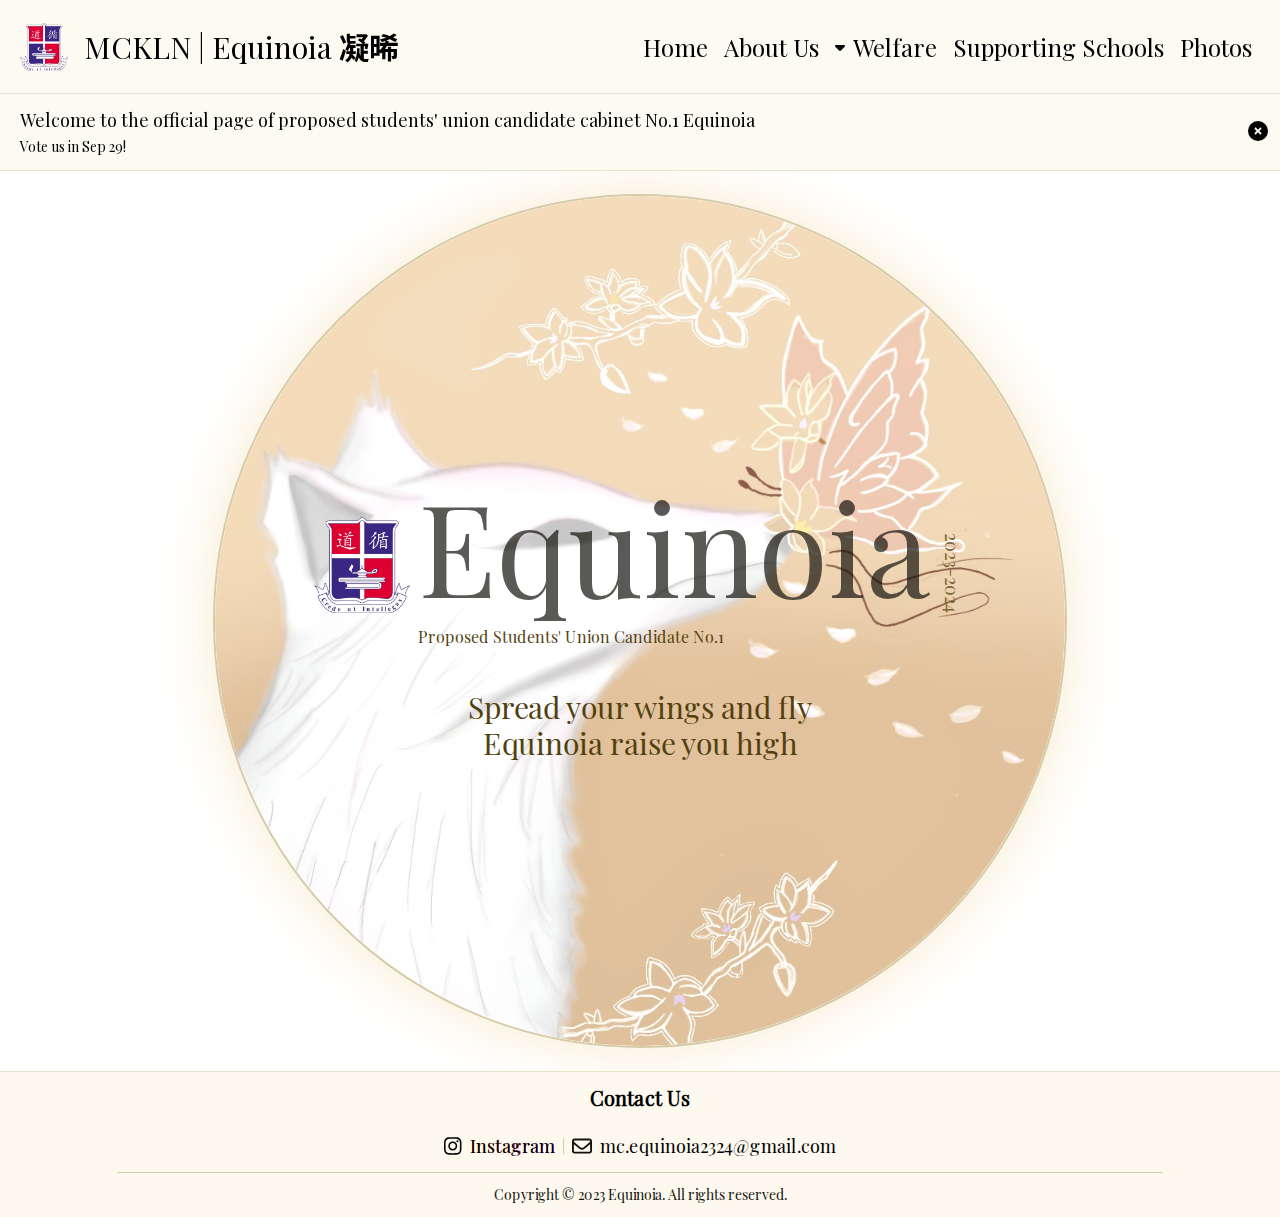
<file: index.html>
<!DOCTYPE html><html lang="en"><head><meta charSet="utf-8"/><link rel="stylesheet" href="/_next/static/css/1935fafa8aa78da1.css" data-precedence="next"/><link rel="stylesheet" href="/_next/static/css/5758437845b4140e.css" data-precedence="next"/><link rel="stylesheet" href="/_next/static/css/81e33b1ba1bcafc5.css" data-precedence="next"/><link rel="stylesheet" href="/_next/static/css/011d829062655983.css" data-precedence="next"/><link rel="preload" href="/_next/static/chunks/webpack-04146c170a37279e.js" as="script"/><link rel="preload" href="/_next/static/chunks/fd9d1056-63bdaa4c9c21e8b3.js" as="script"/><link rel="preload" href="/_next/static/chunks/596-75d8959f597f5ef7.js" as="script"/><link rel="preload" href="/_next/static/chunks/main-app-0cbfac08d3e39aa9.js" as="script"/><link rel="icon" href="/icon.ico" sizes="any"/><meta name="theme-color" content="#fdf9ee"/><title>Equinoia</title><meta name="description" content="Propose students‘union candidate cabinet No.1"/><meta name="viewport" content="width=device-width, initial-scale=1"/><link rel="icon" href="/favicon.ico" type="image/x-icon" sizes="any"/><script src="/_next/static/chunks/polyfills-78c92fac7aa8fdd8.js" noModule=""></script></head><body class="__className_3f7c7d transition-all m-0 p-0 w-screen overflow-x-hidden"><script>!function(){try{var d=document.documentElement,n='data-theme',s='setAttribute';var e=localStorage.getItem('theme');if('system'===e||(!e&&true)){var t='(prefers-color-scheme: dark)',m=window.matchMedia(t);if(m.media!==t||m.matches){d.style.colorScheme = 'dark';d[s](n,'dark')}else{d.style.colorScheme = 'light';d[s](n,'light')}}else if(e){d[s](n,e|| '')}if(e==='light'||e==='dark')d.style.colorScheme=e}catch(e){}}()</script><div class="fixed z-[100] left-1/2 -translate-x-1/2"><div class="flex flex-col justify-center items-center gap-y-2"></div></div><div><div class="flex flex-col min-h-screen w-screen"><div class="sticky top-0 w-screen z-50 origin-top"><div class="z-50 flex bg-nav/80 dark:bg-nav-dark/80 flex-wrap gap-2 p-2 lg:p-5 m-0 w-screen items-center dark:text-white backdrop-blur-md border-b border-rice-content/50 dark:border-white/50 "><img src="/school_icon.png" alt="MCKLN icon" class="lg:h-12 lg:w-12 md:w-10 md:h-10 w-8 h-8"/><span class="text-xl lg:text-3xl m-2 text-black dark:text-rice flex-1 ">MCKLN | <a href="/">Equinoia <span class="__className_122769">凝晞</span></a></span></div></div><!--$--><main class="dark:text-white"><div class="bg-white h-screen w-full flex justify-center items-center flex-col"><img src="icon.png" alt="Equinoia Icon" class="lg:w-2/3 sm:w-2/3 select-none absolute z-10 rounded-full border-2 border-rice-content opacity-50"/><div class="flex justify-center z-30 w-full"><div class="flex justify-center"><div class="flex flex-col justify-center items-center"><div class="flex items-center justify-center mb-6"><img src="school_icon.png" alt="Methodist College" class="z-0 h-12 w-12 md:h-16 md:w-16 lg:h-24 lg:w-24 mr-2"/><div class=""><h1 class="text-7xl md:text-9xl text-center text-gold-400/70 mr-2 mb-4 ">Equinoia</h1><span class="text-gold-300 self-start">Proposed Students&#x27; Union Candidate No.1</span></div><span class="[writing-mode:vertical-lr] text-gold-200 text-xl mt-4 sm:text-lg">2023-2024</span></div><span class=" mt-4 text-gold-300 text-lg md:text-3xl">Spread your wings and fly</span><span class=" text-gold-300 text-lg md:text-3xl">Equinoia raise you high</span></div></div></div></div></main><!--/$--><div class="flex-1 flex items-end"><div class="bg-rice p-3 flex w-screen flex-col items-center justify-center z-40 border-t border-rice-content/50"><div class="flex justify-center items-center w-screen flex-col"><p class="text-xl font-bold mb-5">Contact Us</p><div class="flex flex-row items-center justify-center gap-2"><a target="_blank" class="flex items-center justify-center [&amp;&gt;]:hover:text-blue-600" href="https://www.instagram.com/equinoia.mc"><svg aria-hidden="true" focusable="false" data-prefix="fab" data-icon="instagram" class="svg-inline--fa fa-instagram mr-2 text-xl" role="img" xmlns="http://www.w3.org/2000/svg" viewBox="0 0 448 512"><path fill="currentColor" d="M224.1 141c-63.6 0-114.9 51.3-114.9 114.9s51.3 114.9 114.9 114.9S339 319.5 339 255.9 287.7 141 224.1 141zm0 189.6c-41.1 0-74.7-33.5-74.7-74.7s33.5-74.7 74.7-74.7 74.7 33.5 74.7 74.7-33.6 74.7-74.7 74.7zm146.4-194.3c0 14.9-12 26.8-26.8 26.8-14.9 0-26.8-12-26.8-26.8s12-26.8 26.8-26.8 26.8 12 26.8 26.8zm76.1 27.2c-1.7-35.9-9.9-67.7-36.2-93.9-26.2-26.2-58-34.4-93.9-36.2-37-2.1-147.9-2.1-184.9 0-35.8 1.7-67.6 9.9-93.9 36.1s-34.4 58-36.2 93.9c-2.1 37-2.1 147.9 0 184.9 1.7 35.9 9.9 67.7 36.2 93.9s58 34.4 93.9 36.2c37 2.1 147.9 2.1 184.9 0 35.9-1.7 67.7-9.9 93.9-36.2 26.2-26.2 34.4-58 36.2-93.9 2.1-37 2.1-147.8 0-184.8zM398.8 388c-7.8 19.6-22.9 34.7-42.6 42.6-29.5 11.7-99.5 9-132.1 9s-102.7 2.6-132.1-9c-19.6-7.8-34.7-22.9-42.6-42.6-11.7-29.5-9-99.5-9-132.1s-2.6-102.7 9-132.1c7.8-19.6 22.9-34.7 42.6-42.6 29.5-11.7 99.5-9 132.1-9s102.7-2.6 132.1 9c19.6 7.8 34.7 22.9 42.6 42.6 11.7 29.5 9 99.5 9 132.1s2.7 102.7-9 132.1z"></path></svg><span class="text-sm lg:text-lg bg-clip-text from-orange-600 to-purple-600 bg-gradient-to-r hover:text-transparent">Instagram</span></a><div class="h-4 w-[1px] bg-rice-content"></div><div class="flex items-center justify-center"><svg aria-hidden="true" focusable="false" data-prefix="far" data-icon="envelope" class="svg-inline--fa fa-envelope mr-2 text-xl text-rice-dark" role="img" xmlns="http://www.w3.org/2000/svg" viewBox="0 0 512 512"><path fill="currentColor" d="M64 112c-8.8 0-16 7.2-16 16v22.1L220.5 291.7c20.7 17 50.4 17 71.1 0L464 150.1V128c0-8.8-7.2-16-16-16H64zM48 212.2V384c0 8.8 7.2 16 16 16H448c8.8 0 16-7.2 16-16V212.2L322 328.8c-38.4 31.5-93.7 31.5-132 0L48 212.2zM0 128C0 92.7 28.7 64 64 64H448c35.3 0 64 28.7 64 64V384c0 35.3-28.7 64-64 64H64c-35.3 0-64-28.7-64-64V128z"></path></svg><span class="text-sm lg:text-lg">mc.equinoia2324@gmail.com</span></div></div></div><div class="w-5/6 h-[1px] my-3 bg-rice-content"></div><span class="text-sm text-rice-dark">Copyright © 2023 Equinoia. All rights reserved.</span></div></div></div></div><script src="/_next/static/chunks/webpack-04146c170a37279e.js" async=""></script><script src="/_next/static/chunks/fd9d1056-63bdaa4c9c21e8b3.js" async=""></script><script src="/_next/static/chunks/596-75d8959f597f5ef7.js" async=""></script><script src="/_next/static/chunks/main-app-0cbfac08d3e39aa9.js" async=""></script><script>(self.__next_f=self.__next_f||[]).push([0])</script><script>self.__next_f.push([1,"1:HL[\"/_next/static/css/1935fafa8aa78da1.css\",{\"as\":\"style\"}]\n2:HL[\"/_next/static/css/5758437845b4140e.css\",{\"as\":\"style\"}]\n0:\"$L3\"\n"])</script><script>self.__next_f.push([1,"4:HL[\"/_next/static/css/81e33b1ba1bcafc5.css\",{\"as\":\"style\"}]\n5:HL[\"/_next/static/css/011d829062655983.css\",{\"as\":\"style\"}]\n"])</script><script>self.__next_f.push([1,"6:I{\"id\":7948,\"chunks\":[\"272:static/chunks/webpack-04146c170a37279e.js\",\"971:static/chunks/fd9d1056-63bdaa4c9c21e8b3.js\",\"596:static/chunks/596-75d8959f597f5ef7.js\"],\"name\":\"default\",\"async\":false}\n8:I{\"id\":6628,\"chunks\":[\"272:static/chunks/webpack-04146c170a37279e.js\",\"971:static/chunks/fd9d1056-63bdaa4c9c21e8b3.js\",\"596:static/chunks/596-75d8959f597f5ef7.js\"],\"name\":\"GlobalError\",\"async\":false}\n9:I{\"id\":1431,\"chunks\":[\"185:static/chunks/app/layout-f844d7eb0d51e6a6.js\"],\"name\":\"Providers\",\"async\":false}\na:"])</script><script>self.__next_f.push([1,"I{\"id\":7767,\"chunks\":[\"272:static/chunks/webpack-04146c170a37279e.js\",\"971:static/chunks/fd9d1056-63bdaa4c9c21e8b3.js\",\"596:static/chunks/596-75d8959f597f5ef7.js\"],\"name\":\"default\",\"async\":false}\nb:I{\"id\":7920,\"chunks\":[\"272:static/chunks/webpack-04146c170a37279e.js\",\"971:static/chunks/fd9d1056-63bdaa4c9c21e8b3.js\",\"596:static/chunks/596-75d8959f597f5ef7.js\"],\"name\":\"default\",\"async\":false}\nc:I{\"id\":2106,\"chunks\":[\"676:static/chunks/870fdd6f-c01a767f5d302a89.js\",\"114:static/chunks/114-08913d47a5d13749.js\",\""])</script><script>self.__next_f.push([1,"685:static/chunks/685-a3dc1c0352705b43.js\",\"367:static/chunks/367-a8de38c4b3288fb1.js\",\"106:static/chunks/106-08ae80edae2e5398.js\",\"262:static/chunks/app/not-found-ae06c0c25abe4652.js\"],\"name\":\"\",\"async\":false}\nd:I{\"id\":6685,\"chunks\":[\"685:static/chunks/685-a3dc1c0352705b43.js\",\"896:static/chunks/app/(navbar)/not-found-8bd387a5d91032e0.js\"],\"name\":\"\",\"async\":false}\ne:I{\"id\":9994,\"chunks\":[\"676:static/chunks/870fdd6f-c01a767f5d302a89.js\",\"958:static/chunks/69b09407-ad23f2a32478eae0.js\",\"114:static/chunks/114"])</script><script>self.__next_f.push([1,"-08913d47a5d13749.js\",\"685:static/chunks/685-a3dc1c0352705b43.js\",\"367:static/chunks/367-a8de38c4b3288fb1.js\",\"106:static/chunks/106-08ae80edae2e5398.js\",\"713:static/chunks/app/(navbar)/layout-a4f59a0edecf93e1.js\"],\"name\":\"\",\"async\":false}\nf:I{\"id\":4839,\"chunks\":[\"272:static/chunks/webpack-04146c170a37279e.js\",\"971:static/chunks/fd9d1056-63bdaa4c9c21e8b3.js\",\"596:static/chunks/596-75d8959f597f5ef7.js\"],\"name\":\"default\",\"async\":false}\n10:I{\"id\":5080,\"chunks\":[\"114:static/chunks/114-08913d47a5d13749.js\",\"238:"])</script><script>self.__next_f.push([1,"static/chunks/app/(navbar)/page-9e74a28ea16d2f20.js\"],\"name\":\"\",\"async\":false}\n"])</script><script>self.__next_f.push([1,"3:[[[\"$\",\"link\",\"0\",{\"rel\":\"stylesheet\",\"href\":\"/_next/static/css/1935fafa8aa78da1.css\",\"precedence\":\"next\"}],[\"$\",\"link\",\"1\",{\"rel\":\"stylesheet\",\"href\":\"/_next/static/css/5758437845b4140e.css\",\"precedence\":\"next\"}]],[\"$\",\"$L6\",null,{\"buildId\":\"fzasqimw6Wx1jOSYD43GB\",\"assetPrefix\":\"\",\"initialCanonicalUrl\":\"/\",\"initialTree\":[\"\",{\"children\":[\"(navbar)\",{\"children\":[\"__PAGE__\",{}]}]},\"$undefined\",\"$undefined\",true],\"initialHead\":\"$L7\",\"globalErrorComponent\":\"$8\",\"children\":[[\"$\",\"html\",null,{\"lang\":\"en\",\"children\":[[\"$\",\"link\",null,{\"rel\":\"icon\",\"href\":\"/icon.ico\",\"sizes\":\"any\"}],[\"$\",\"meta\",null,{\"name\":\"theme-color\",\"content\":\"#fdf9ee\"}],[\"$\",\"body\",null,{\"className\":\"__className_3f7c7d transition-all m-0 p-0 w-screen overflow-x-hidden\",\"children\":[\"$\",\"$L9\",null,{\"children\":[\"$\",\"$La\",null,{\"parallelRouterKey\":\"children\",\"segmentPath\":[\"children\"],\"error\":\"$undefined\",\"errorStyles\":\"$undefined\",\"loading\":\"$undefined\",\"loadingStyles\":\"$undefined\",\"hasLoading\":false,\"template\":[\"$\",\"$Lb\",null,{}],\"templateStyles\":\"$undefined\",\"notFound\":[\"$\",\"div\",null,{\"className\":\"h-screen flex flex-col\",\"children\":[[\"$\",\"$Lc\",null,{}],[\"$\",\"div\",null,{\"className\":\"flex flex-1 justify-center content-center items-center\",\"children\":[\"$\",\"div\",null,{\"className\":\"text-center flex items-center justify-center flex-col\",\"children\":[[\"$\",\"img\",null,{\"src\":\"/icon.jpg\",\"alt\":\"Icon of Equinoia\",\"className\":\"w-1/4 z-0 rounded-full\"}],[\"$\",\"p\",null,{\"className\":\"text-3xl \",\"children\":\"Opps! Page Not Found!\"}],[\"$\",\"p\",null,{\"children\":[\"You may want to go to our \",[\"$\",\"$Ld\",null,{\"href\":\"/\",\"className\":\"text-blue-600 hover:text-blue-800\",\"children\":\"home page\"}]]}]]}]}]]}],\"notFoundStyles\":[[\"$\",\"link\",\"0\",{\"rel\":\"stylesheet\",\"href\":\"/_next/static/css/81e33b1ba1bcafc5.css\",\"precedence\":\"$undefined\"}]],\"childProp\":{\"current\":[[\"$\",\"$Le\",null,{\"children\":[\"$\",\"$La\",null,{\"parallelRouterKey\":\"children\",\"segmentPath\":[\"children\",\"(navbar)\",\"children\"],\"error\":\"$undefined\",\"errorStyles\":\"$undefined\",\"loading\":[\"$\",\"div\",null,{\"className\":\"flex justify-center items-center content-center h-screen\",\"children\":[\"$\",\"div\",null,{\"className\":\"\",\"children\":[\"$\",\"svg\",null,{\"aria-hidden\":\"true\",\"focusable\":\"false\",\"data-prefix\":\"fas\",\"data-icon\":\"spinner\",\"className\":\"svg-inline--fa fa-spinner fa-spin text-6xl m-6 text-rice-content dark:text-gold-300\",\"role\":\"img\",\"xmlns\":\"http://www.w3.org/2000/svg\",\"viewBox\":\"0 0 512 512\",\"style\":{},\"children\":[\"$\",\"path\",null,{\"fill\":\"currentColor\",\"d\":\"M304 48a48 48 0 1 0 -96 0 48 48 0 1 0 96 0zm0 416a48 48 0 1 0 -96 0 48 48 0 1 0 96 0zM48 304a48 48 0 1 0 0-96 48 48 0 1 0 0 96zm464-48a48 48 0 1 0 -96 0 48 48 0 1 0 96 0zM142.9 437A48 48 0 1 0 75 369.1 48 48 0 1 0 142.9 437zm0-294.2A48 48 0 1 0 75 75a48 48 0 1 0 67.9 67.9zM369.1 437A48 48 0 1 0 437 369.1 48 48 0 1 0 369.1 437z\",\"style\":{}}]}]}]}],\"loadingStyles\":[],\"hasLoading\":true,\"template\":[\"$\",\"$Lb\",null,{}],\"templateStyles\":\"$undefined\",\"notFound\":[\"$\",\"div\",null,{\"className\":\"h-screen flex flex-col\",\"children\":[\"$\",\"div\",null,{\"className\":\"flex flex-1 justify-center content-center items-center\",\"children\":[\"$\",\"div\",null,{\"className\":\"text-center flex items-center justify-center flex-col\",\"children\":[[\"$\",\"img\",null,{\"src\":\"/icon.jpg\",\"alt\":\"Icon of Equinoia\",\"className\":\"w-1/4 z-0 rounded-full\"}],[\"$\",\"p\",null,{\"className\":\"text-3xl \",\"children\":\"Opps! Page Not Found!\"}],[\"$\",\"p\",null,{\"children\":[\"You may want to go to our \",[\"$\",\"$Ld\",null,{\"href\":\"/\",\"className\":\"text-blue-600 hover:text-blue-800\",\"children\":\"home page\"}]]}]]}]}]}],\"notFoundStyles\":[],\"childProp\":{\"current\":[[\"$\",\"$Lf\",null,{\"propsForComponent\":{\"params\":{}},\"Component\":\"$10\"}],null],\"segment\":\"__PAGE__\"},\"styles\":[[\"$\",\"link\",\"0\",{\"rel\":\"stylesheet\",\"href\":\"/_next/static/css/011d829062655983.css\",\"precedence\":\"next\"}]]}],\"params\":{}}],null],\"segment\":\"(navbar)\"},\"styles\":[[\"$\",\"link\",\"0\",{\"rel\":\"stylesheet\",\"href\":\"/_next/static/css/81e33b1ba1bcafc5.css\",\"precedence\":\"next\"}]]}]}]}]]}],null]}]]\n"])</script><script>self.__next_f.push([1,"7:[[\"$\",\"meta\",\"0\",{\"charSet\":\"utf-8\"}],[\"$\",\"title\",\"1\",{\"children\":\"Equinoia\"}],[\"$\",\"meta\",\"2\",{\"name\":\"description\",\"content\":\"Propose students‘union candidate cabinet No.1\"}],[\"$\",\"meta\",\"3\",{\"name\":\"viewport\",\"content\":\"width=device-width, initial-scale=1\"}],[\"$\",\"link\",\"4\",{\"rel\":\"icon\",\"href\":\"/favicon.ico\",\"type\":\"image/x-icon\",\"sizes\":\"any\"}]]\n"])</script></body></html>
</file>
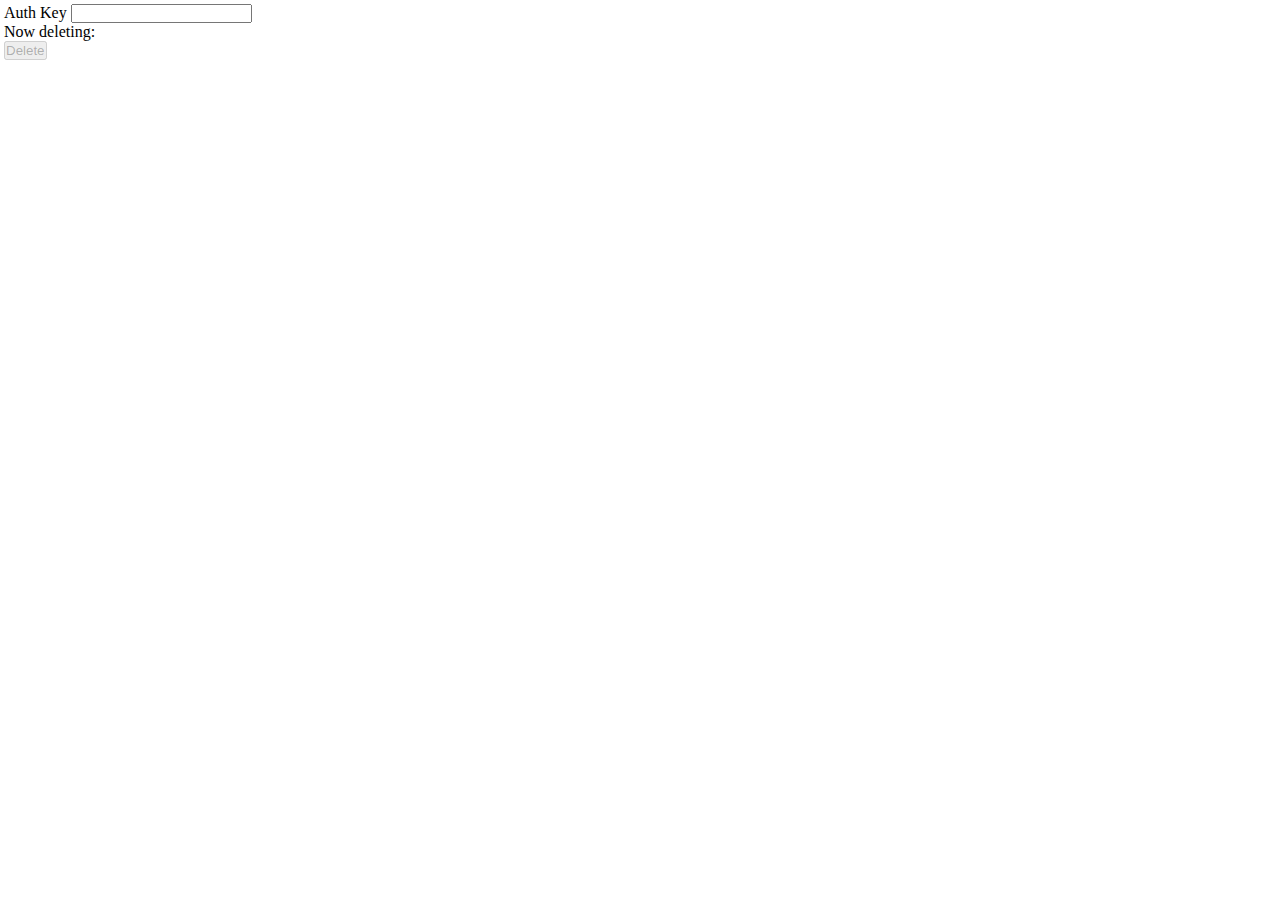
<file: equinoia/tools/index.html>
<!DOCTYPE html>
<html lang="en">

<head>
    <meta charset="UTF-8">
    <meta name="viewport" content="width=device-width, initial-scale=1.0">
    <title>Equinoia Supporting School Editor</title>
    <script>
        let selecting = null
        let schools = null
        let j = null
        window.onload = async () => {
            schools = await fetch('https://www.equinoia.online/api/supportingSchools/get')
            j = await schools.json()
            console.log(j)
            
            let el = document.getElementById('radio')
            
            for (const school of j.schools) {
                const radioContainer = document.createElement('div')
                radioContainer.className = 'selectable'
                const radioBtn = document.createElement('input')
                const radioLbl = document.createElement('p')
                radioBtn.type = 'radio'
                radioBtn.name = 'school'
                radioBtn.value = school.cabinetName
                radioBtn.dataset.chineseName = school.schoolName.chineseName

                radioLbl.textContent = school.cabinetName
                radioBtn.onclick = function () {
                    selecting = this.dataset?.chineseName
                    document.querySelector('span.del').textContent = selecting
                    document.querySelector('button#delBtn').disabled = false
                    console.log(selecting)
                }
                // console.log(school.cabinetName)
                radioContainer.appendChild(radioBtn)
                radioContainer.appendChild(radioLbl)
                el?.appendChild(radioContainer)
            }
        }

        async function submit() {
            console.log('Delete')
            const res = await fetch('https://www.equinoia.online/api/supportingSchools/edit', {
                method: 'POST',
                headers: {
                    'Content-Type': 'application/json',
                    'Access-Control-Allow-Origin': 'http://localhost:3000'
                },
                body: JSON.stringify(
                    {
                        "type": "remove",
                        "data": [
                            j.schools.find(v => v.schoolName.chineseName === selecting)
                        ],
                        "token": document.querySelector('input#token').value
                    }
                )
            })
            console.log(await res.text())
            
            schools = await fetch('https://www.equinoia.online/api/supportingSchools/get')
            j = await schools.json()
            selecting = null
            document.querySelector('button#delBtn').textContent = ''

            let el = document.getElementById('radio')
            el.replaceChildren()

            for (const school of j.schools) {
                const radioContainer = document.createElement('div')
                radioContainer.className = 'selectable'
                const radioBtn = document.createElement('input')
                const radioLbl = document.createElement('p')
                radioBtn.type = 'radio'
                radioBtn.name = 'school'
                radioBtn.value = school.cabinetName
                radioBtn.dataset.chineseName = school.schoolName.chineseName
                
                radioLbl.textContent = school.cabinetName
                radioBtn.onclick = function () {
                    selecting = this.dataset?.chineseName
                    document.querySelector('span.del').textContent = selecting
                    document.querySelector('button#delBtn').disabled = false
                    console.log(selecting)
                }
                // console.log(school.cabinetName)
                radioContainer.appendChild(radioBtn)
                radioContainer.appendChild(radioLbl)
                el?.appendChild(radioContainer)
            }
        }
    </script>
    <style>
        * {
            margin: 0;
            padding: 0;
        }

        body {
            padding: 4px;
        }

        .auth {
            display: flex;
            gap: 4px;
        }

        #radio {
            display: flex;
            flex-direction: column;
        }

        .selectable {
            display: flex;
            align-items: center;
            margin-bottom: 10px;
        }

        .selectable * {
            margin: 0 4px 0 4px;
        }
    </style>
</head>

<body>
    <div id="main">
        <div class="auth">
            <p>Auth Key</p>
            <input type="text" name="token" id="token" title="Token">
        </div>
        <div id="radio"></div>
        <div class="">
            <span>Now deleting: </span>
            <span class="del"></span>
        </div>
        <button onclick="submit()" disabled id="delBtn">Delete</button>
    </div>
</body>
</html>
</file>
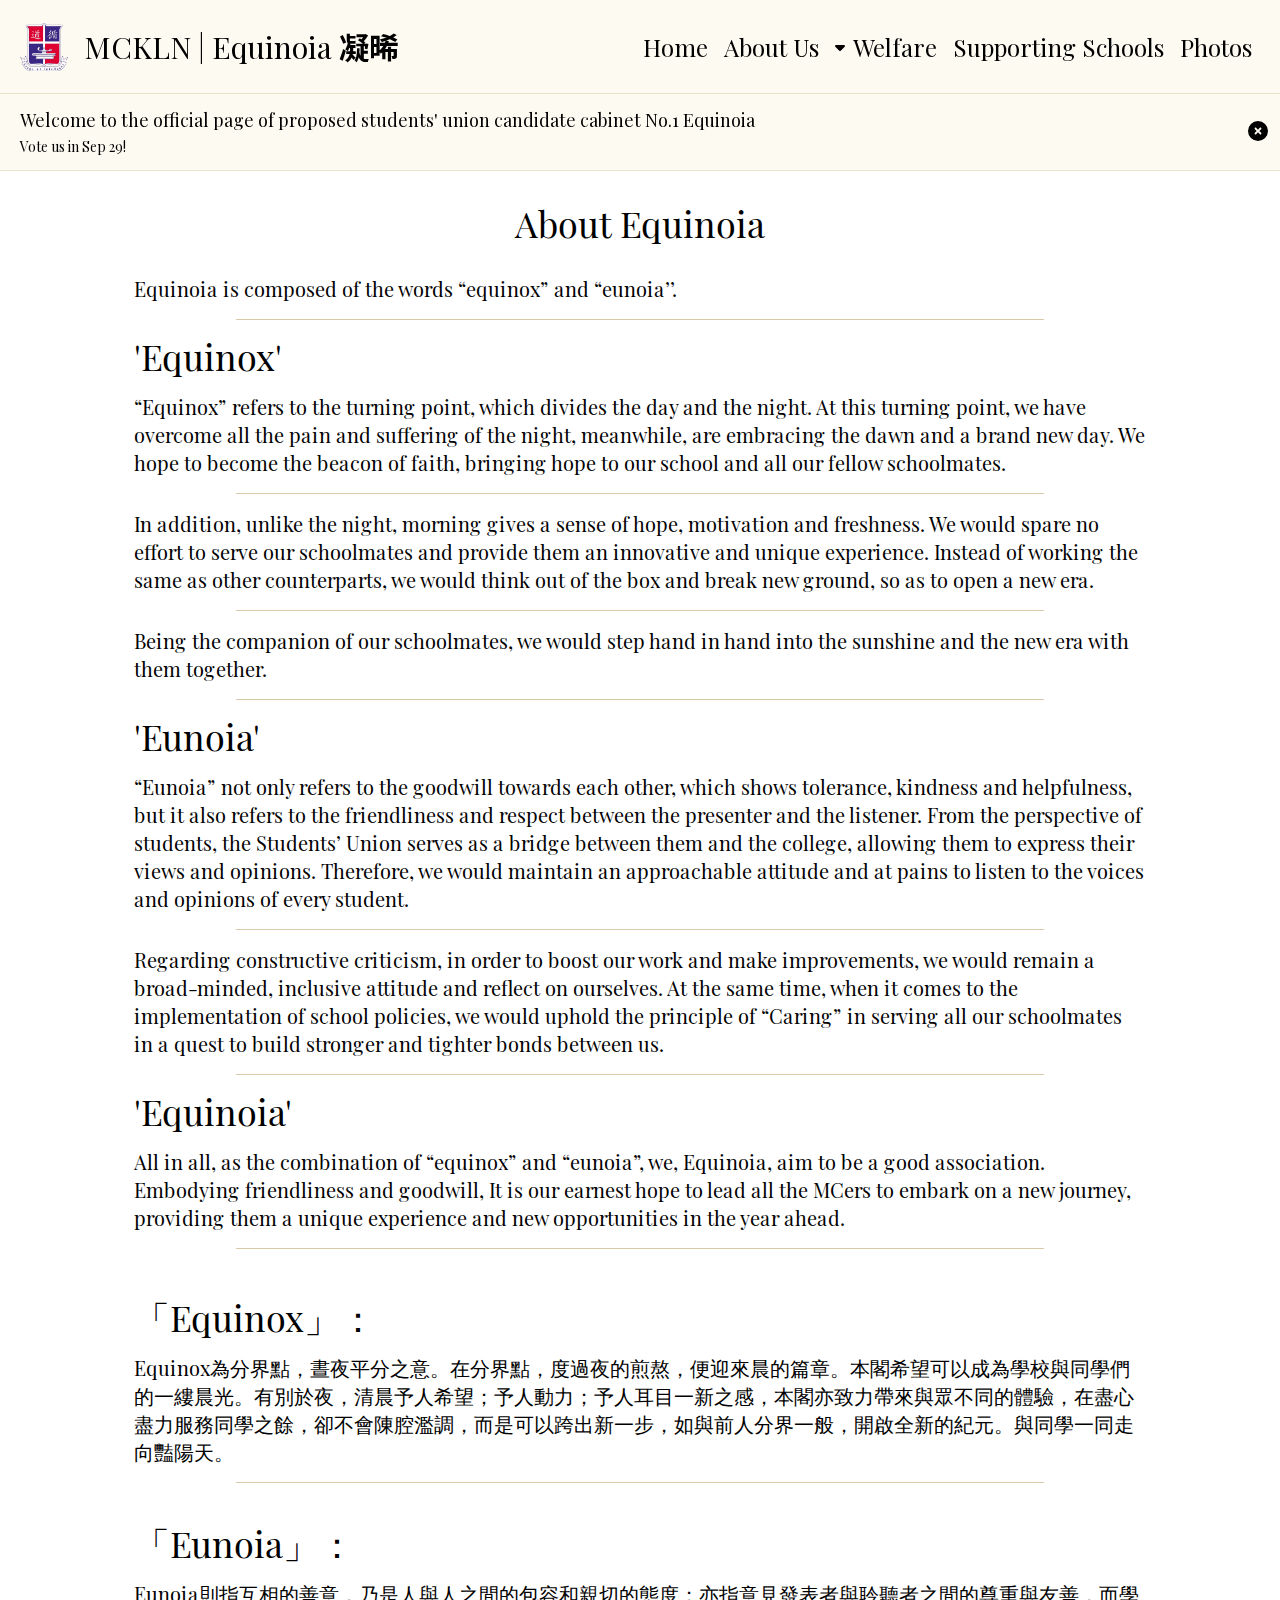
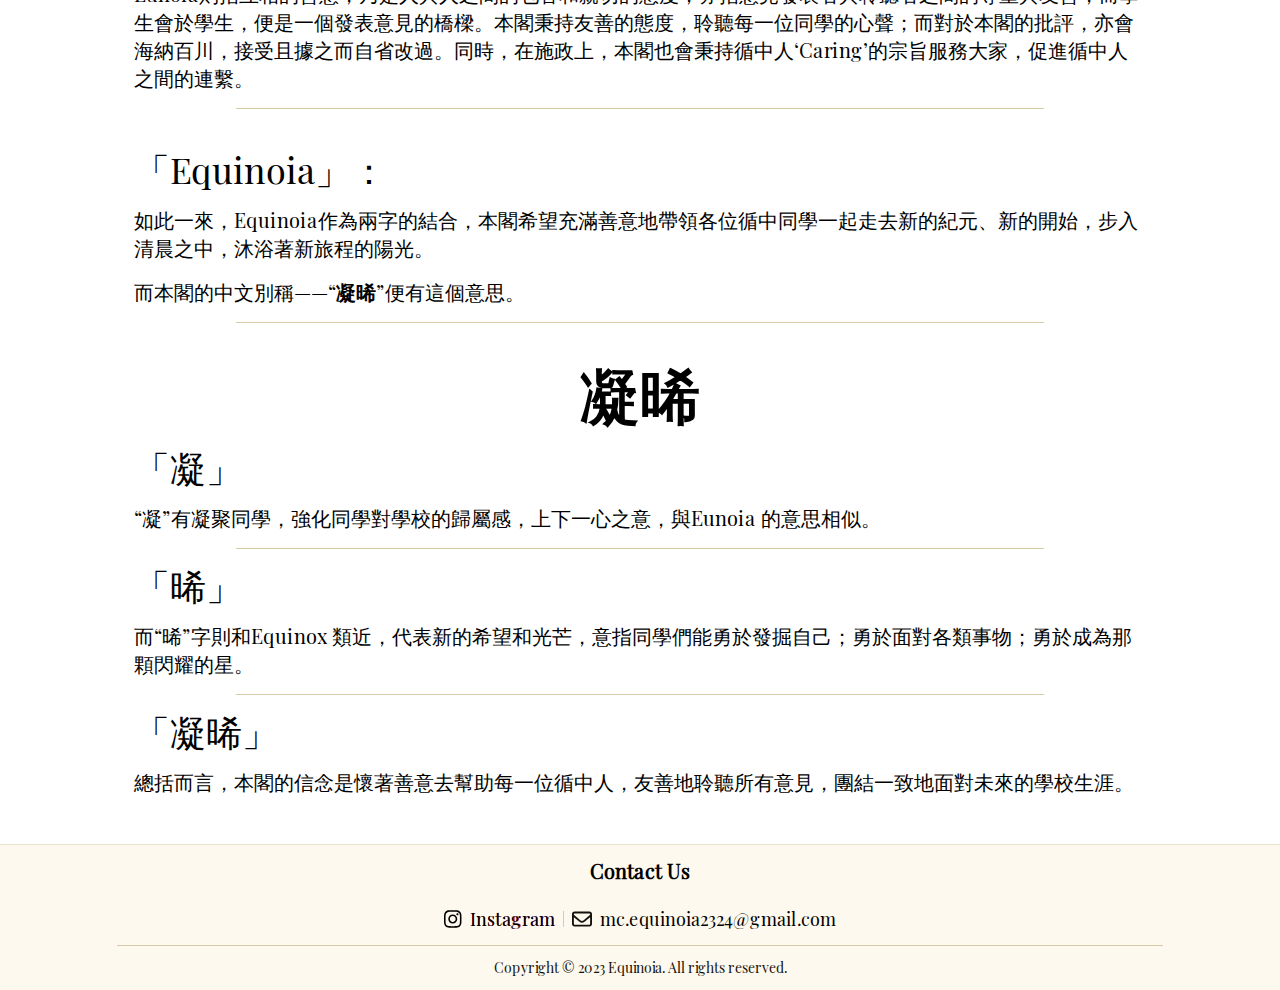
<file: about.html>
<!DOCTYPE html><html lang="en"><head><meta charSet="utf-8"/><link rel="stylesheet" href="/_next/static/css/1935fafa8aa78da1.css" data-precedence="next"/><link rel="stylesheet" href="/_next/static/css/5758437845b4140e.css" data-precedence="next"/><link rel="stylesheet" href="/_next/static/css/81e33b1ba1bcafc5.css" data-precedence="next"/><link rel="preload" href="/_next/static/chunks/webpack-04146c170a37279e.js" as="script"/><link rel="preload" href="/_next/static/chunks/fd9d1056-63bdaa4c9c21e8b3.js" as="script"/><link rel="preload" href="/_next/static/chunks/596-75d8959f597f5ef7.js" as="script"/><link rel="preload" href="/_next/static/chunks/main-app-0cbfac08d3e39aa9.js" as="script"/><link rel="icon" href="/icon.ico" sizes="any"/><meta name="theme-color" content="#fdf9ee"/><title>Equinoia</title><meta name="description" content="Propose students‘union candidate cabinet No.1"/><meta name="viewport" content="width=device-width, initial-scale=1"/><link rel="icon" href="/favicon.ico" type="image/x-icon" sizes="any"/><script src="/_next/static/chunks/polyfills-78c92fac7aa8fdd8.js" noModule=""></script></head><body class="__className_3f7c7d transition-all m-0 p-0 w-screen overflow-x-hidden"><script>!function(){try{var d=document.documentElement,n='data-theme',s='setAttribute';var e=localStorage.getItem('theme');if('system'===e||(!e&&true)){var t='(prefers-color-scheme: dark)',m=window.matchMedia(t);if(m.media!==t||m.matches){d.style.colorScheme = 'dark';d[s](n,'dark')}else{d.style.colorScheme = 'light';d[s](n,'light')}}else if(e){d[s](n,e|| '')}if(e==='light'||e==='dark')d.style.colorScheme=e}catch(e){}}()</script><div class="fixed z-[100] left-1/2 -translate-x-1/2"><div class="flex flex-col justify-center items-center gap-y-2"></div></div><div><div class="flex flex-col min-h-screen w-screen"><div class="sticky top-0 w-screen z-50 origin-top"><div class="z-50 flex bg-nav/80 dark:bg-nav-dark/80 flex-wrap gap-2 p-2 lg:p-5 m-0 w-screen items-center dark:text-white backdrop-blur-md border-b border-rice-content/50 dark:border-white/50 "><img src="/school_icon.png" alt="MCKLN icon" class="lg:h-12 lg:w-12 md:w-10 md:h-10 w-8 h-8"/><span class="text-xl lg:text-3xl m-2 text-black dark:text-rice flex-1 ">MCKLN | <a href="/">Equinoia <span class="__className_122769">凝晞</span></a></span></div></div><!--$--><div class="w-screen flex flex-col items-center justify-center mt-2 p-2"><div class="w-4/5"><div class="flex-col flex justify-center items-center"><span class="text-3xl lg:text-4xl my-2 lg:my-4">About Equinoia</span></div><p class="text-lg lg:text-xl my-4">Equinoia is composed of the words “equinox” and “eunoia’’.</p><div class="flex items-center my-2 lg:my-4 justify-center"><div class="h-px w-4/5 bg-rice-content"></div></div><span class="text-3xl lg:text-4xl my-2 lg:my-4">&#x27;Equinox&#x27;</span><p class="text-lg lg:text-xl my-4">“Equinox” refers to the turning point, which divides the day and the night. At this turning point, we have overcome all the pain and suffering of the night, meanwhile, are embracing the dawn and a brand new day. We hope to become the beacon of faith, bringing hope to our school and all our fellow schoolmates.</p><div class="flex items-center my-2 lg:my-4 justify-center"><div class="h-px w-4/5 bg-rice-content"></div></div><p class="text-lg lg:text-xl my-4">In addition, unlike the night, morning gives a sense of hope, motivation and freshness. We would spare no effort to serve our schoolmates and provide them an innovative and unique experience. Instead of working the same as other counterparts, we would think out of the box and break new ground, so as to open a new era.</p><div class="flex items-center my-2 lg:my-4 justify-center"><div class="h-px w-4/5 bg-rice-content"></div></div><p class="text-lg lg:text-xl my-4">Being the companion of our schoolmates, we would step hand in hand into the sunshine and the new era with them together.</p><div class="flex items-center my-2 lg:my-4 justify-center"><div class="h-px w-4/5 bg-rice-content"></div></div><span class="text-3xl lg:text-4xl my-2 lg:my-4">&#x27;Eunoia&#x27;</span><p class="text-lg lg:text-xl my-4">“Eunoia” not only refers to the goodwill towards each other, which shows tolerance, kindness and helpfulness, but it also refers to the friendliness and respect between the presenter and the listener. From the perspective of students, the Students’ Union serves as a bridge between them and the college, allowing them to express their views and opinions. Therefore, we would maintain an approachable attitude and at pains to listen to the voices and opinions of every student.</p><div class="flex items-center my-2 lg:my-4 justify-center"><div class="h-px w-4/5 bg-rice-content"></div></div><p class="text-lg lg:text-xl my-4">Regarding constructive criticism, in order to boost our work and make improvements, we would remain a broad-minded, inclusive attitude and reflect on ourselves. At the same time, when it comes to the implementation of school policies, we would uphold the principle of “Caring”  in serving all our schoolmates in a quest to build stronger and tighter bonds between us.</p><div class="flex items-center my-2 lg:my-4 justify-center"><div class="h-px w-4/5 bg-rice-content"></div></div><span class="text-3xl lg:text-4xl my-2 lg:my-4">&#x27;Equinoia&#x27;</span><p class="text-lg lg:text-xl my-4">All in all, as the combination of “equinox” and “eunoia”, we, Equinoia, aim to be a good association. Embodying friendliness and goodwill, It is our earnest hope to lead all the MCers to embark on a new journey, providing them a unique experience and new opportunities in the year ahead.</p><div class="flex items-center my-2 lg:my-4 justify-center"><div class="h-px w-4/5 bg-rice-content"></div></div></div><div class="w-4/5 mt-4"><div class="mb-6 lg:mb-10 mt-4"><span class="text-3xl lg:text-4xl my-2 lg:my-4">「Equinox」：</span><p class="text-lg lg:text-xl my-4">Equinox為分界點，晝夜平分之意。在分界點，度過夜的煎熬，便迎來晨的篇章。本閣希望可以成為學校與同學們的一縷晨光。有別於夜，清晨予人希望；予人動力；予人耳目一新之感，本閣亦致力帶來與眾不同的體驗，在盡心盡力服務同學之餘，卻不會陳腔濫調，而是可以跨出新一步，如與前人分界一般，開啟全新的紀元。與同學一同走向豔陽天。</p><div class="flex items-center my-2 lg:my-4 justify-center"><div class="h-px w-4/5 bg-rice-content"></div></div></div><div class="mb-6 lg:mb-10"><span class="text-3xl lg:text-4xl my-2 lg:my-4">「Eunoia」：</span><p class="text-lg lg:text-xl my-4">Eunoia則指互相的善意，乃是人與人之間的包容和親切的態度；亦指意見發表者與聆聽者之間的尊重與友善，而學生會於學生，便是一個發表意見的橋樑。本閣秉持友善的態度，聆聽每一位同學的心聲；而對於本閣的批評，亦會海納百川，接受且據之而自省改過。同時，在施政上，本閣也會秉持循中人‘Caring’的宗旨服務大家，促進循中人之間的連繫。</p><div class="flex items-center my-2 lg:my-4 justify-center"><div class="h-px w-4/5 bg-rice-content"></div></div></div><div class="mb-6 lg:mb-10"><span class="text-3xl lg:text-4xl my-2 lg:my-4">「Equinoia」：</span><p class="text-lg lg:text-xl my-4">如此一來，Equinoia作為兩字的結合，本閣希望充滿善意地帶領各位循中同學一起走去新的紀元、新的開始，步入清晨之中，沐浴著新旅程的陽光。</p><p class="text-lg lg:text-xl my-4">而本閣的中文別稱——“<span class="font-bold">凝晞</span>”便有這個意思。</p><div class="flex items-center my-2 lg:my-4 justify-center"><div class="h-px w-4/5 bg-rice-content"></div></div><div class="flex-col flex justify-center items-center"><span class="text-5xl lg:text-6xl my-4 lg:my-6 font-extrabold">凝晞</span></div><span class="text-3xl lg:text-4xl my-2 lg:my-4">「凝」</span><p class="text-lg lg:text-xl my-4">“凝”有凝聚同學，強化同學對學校的歸屬感，上下一心之意，與Eunoia 的意思相似。</p><div class="flex items-center my-2 lg:my-4 justify-center"><div class="h-px w-4/5 bg-rice-content"></div></div><span class="text-3xl lg:text-4xl my-2 lg:my-4">「晞」</span><p class="text-lg lg:text-xl my-4">而“晞”字則和Equinox 類近，代表新的希望和光芒，意指同學們能勇於發掘自己；勇於面對各類事物；勇於成為那顆閃耀的星。</p><div class="flex items-center my-2 lg:my-4 justify-center"><div class="h-px w-4/5 bg-rice-content"></div></div><span class="text-3xl lg:text-4xl my-2 lg:my-4">「凝晞」</span><p class="text-lg lg:text-xl my-4">總括而言，本閣的信念是懷著善意去幫助每一位循中人，友善地聆聽所有意見，團結一致地面對未來的學校生涯。</p></div></div></div><!--/$--><div class="flex-1 flex items-end"><div class="bg-rice p-3 flex w-screen flex-col items-center justify-center z-40 border-t border-rice-content/50"><div class="flex justify-center items-center w-screen flex-col"><p class="text-xl font-bold mb-5">Contact Us</p><div class="flex flex-row items-center justify-center gap-2"><a target="_blank" class="flex items-center justify-center [&amp;&gt;]:hover:text-blue-600" href="https://www.instagram.com/equinoia.mc"><svg aria-hidden="true" focusable="false" data-prefix="fab" data-icon="instagram" class="svg-inline--fa fa-instagram mr-2 text-xl" role="img" xmlns="http://www.w3.org/2000/svg" viewBox="0 0 448 512"><path fill="currentColor" d="M224.1 141c-63.6 0-114.9 51.3-114.9 114.9s51.3 114.9 114.9 114.9S339 319.5 339 255.9 287.7 141 224.1 141zm0 189.6c-41.1 0-74.7-33.5-74.7-74.7s33.5-74.7 74.7-74.7 74.7 33.5 74.7 74.7-33.6 74.7-74.7 74.7zm146.4-194.3c0 14.9-12 26.8-26.8 26.8-14.9 0-26.8-12-26.8-26.8s12-26.8 26.8-26.8 26.8 12 26.8 26.8zm76.1 27.2c-1.7-35.9-9.9-67.7-36.2-93.9-26.2-26.2-58-34.4-93.9-36.2-37-2.1-147.9-2.1-184.9 0-35.8 1.7-67.6 9.9-93.9 36.1s-34.4 58-36.2 93.9c-2.1 37-2.1 147.9 0 184.9 1.7 35.9 9.9 67.7 36.2 93.9s58 34.4 93.9 36.2c37 2.1 147.9 2.1 184.9 0 35.9-1.7 67.7-9.9 93.9-36.2 26.2-26.2 34.4-58 36.2-93.9 2.1-37 2.1-147.8 0-184.8zM398.8 388c-7.8 19.6-22.9 34.7-42.6 42.6-29.5 11.7-99.5 9-132.1 9s-102.7 2.6-132.1-9c-19.6-7.8-34.7-22.9-42.6-42.6-11.7-29.5-9-99.5-9-132.1s-2.6-102.7 9-132.1c7.8-19.6 22.9-34.7 42.6-42.6 29.5-11.7 99.5-9 132.1-9s102.7-2.6 132.1 9c19.6 7.8 34.7 22.9 42.6 42.6 11.7 29.5 9 99.5 9 132.1s2.7 102.7-9 132.1z"></path></svg><span class="text-sm lg:text-lg bg-clip-text from-orange-600 to-purple-600 bg-gradient-to-r hover:text-transparent">Instagram</span></a><div class="h-4 w-[1px] bg-rice-content"></div><div class="flex items-center justify-center"><svg aria-hidden="true" focusable="false" data-prefix="far" data-icon="envelope" class="svg-inline--fa fa-envelope mr-2 text-xl text-rice-dark" role="img" xmlns="http://www.w3.org/2000/svg" viewBox="0 0 512 512"><path fill="currentColor" d="M64 112c-8.8 0-16 7.2-16 16v22.1L220.5 291.7c20.7 17 50.4 17 71.1 0L464 150.1V128c0-8.8-7.2-16-16-16H64zM48 212.2V384c0 8.8 7.2 16 16 16H448c8.8 0 16-7.2 16-16V212.2L322 328.8c-38.4 31.5-93.7 31.5-132 0L48 212.2zM0 128C0 92.7 28.7 64 64 64H448c35.3 0 64 28.7 64 64V384c0 35.3-28.7 64-64 64H64c-35.3 0-64-28.7-64-64V128z"></path></svg><span class="text-sm lg:text-lg">mc.equinoia2324@gmail.com</span></div></div></div><div class="w-5/6 h-[1px] my-3 bg-rice-content"></div><span class="text-sm text-rice-dark">Copyright © 2023 Equinoia. All rights reserved.</span></div></div></div></div><script src="/_next/static/chunks/webpack-04146c170a37279e.js" async=""></script><script src="/_next/static/chunks/fd9d1056-63bdaa4c9c21e8b3.js" async=""></script><script src="/_next/static/chunks/596-75d8959f597f5ef7.js" async=""></script><script src="/_next/static/chunks/main-app-0cbfac08d3e39aa9.js" async=""></script><script>(self.__next_f=self.__next_f||[]).push([0])</script><script>self.__next_f.push([1,"1:HL[\"/_next/static/css/1935fafa8aa78da1.css\",{\"as\":\"style\"}]\n2:HL[\"/_next/static/css/5758437845b4140e.css\",{\"as\":\"style\"}]\n0:\"$L3\"\n"])</script><script>self.__next_f.push([1,"4:HL[\"/_next/static/css/81e33b1ba1bcafc5.css\",{\"as\":\"style\"}]\n"])</script><script>self.__next_f.push([1,"5:I{\"id\":7948,\"chunks\":[\"272:static/chunks/webpack-04146c170a37279e.js\",\"971:static/chunks/fd9d1056-63bdaa4c9c21e8b3.js\",\"596:static/chunks/596-75d8959f597f5ef7.js\"],\"name\":\"default\",\"async\":false}\n7:I{\"id\":6628,\"chunks\":[\"272:static/chunks/webpack-04146c170a37279e.js\",\"971:static/chunks/fd9d1056-63bdaa4c9c21e8b3.js\",\"596:static/chunks/596-75d8959f597f5ef7.js\"],\"name\":\"GlobalError\",\"async\":false}\n8:I{\"id\":1431,\"chunks\":[\"185:static/chunks/app/layout-f844d7eb0d51e6a6.js\"],\"name\":\"Providers\",\"async\":false}\n9:"])</script><script>self.__next_f.push([1,"I{\"id\":7767,\"chunks\":[\"272:static/chunks/webpack-04146c170a37279e.js\",\"971:static/chunks/fd9d1056-63bdaa4c9c21e8b3.js\",\"596:static/chunks/596-75d8959f597f5ef7.js\"],\"name\":\"default\",\"async\":false}\na:I{\"id\":7920,\"chunks\":[\"272:static/chunks/webpack-04146c170a37279e.js\",\"971:static/chunks/fd9d1056-63bdaa4c9c21e8b3.js\",\"596:static/chunks/596-75d8959f597f5ef7.js\"],\"name\":\"default\",\"async\":false}\nb:I{\"id\":2106,\"chunks\":[\"676:static/chunks/870fdd6f-c01a767f5d302a89.js\",\"114:static/chunks/114-08913d47a5d13749.js\",\""])</script><script>self.__next_f.push([1,"685:static/chunks/685-a3dc1c0352705b43.js\",\"367:static/chunks/367-a8de38c4b3288fb1.js\",\"106:static/chunks/106-08ae80edae2e5398.js\",\"262:static/chunks/app/not-found-ae06c0c25abe4652.js\"],\"name\":\"\",\"async\":false}\nc:I{\"id\":6685,\"chunks\":[\"685:static/chunks/685-a3dc1c0352705b43.js\",\"896:static/chunks/app/(navbar)/not-found-8bd387a5d91032e0.js\"],\"name\":\"\",\"async\":false}\nd:I{\"id\":9994,\"chunks\":[\"676:static/chunks/870fdd6f-c01a767f5d302a89.js\",\"958:static/chunks/69b09407-ad23f2a32478eae0.js\",\"114:static/chunks/114"])</script><script>self.__next_f.push([1,"-08913d47a5d13749.js\",\"685:static/chunks/685-a3dc1c0352705b43.js\",\"367:static/chunks/367-a8de38c4b3288fb1.js\",\"106:static/chunks/106-08ae80edae2e5398.js\",\"713:static/chunks/app/(navbar)/layout-a4f59a0edecf93e1.js\"],\"name\":\"\",\"async\":false}\n"])</script><script>self.__next_f.push([1,"3:[[[\"$\",\"link\",\"0\",{\"rel\":\"stylesheet\",\"href\":\"/_next/static/css/1935fafa8aa78da1.css\",\"precedence\":\"next\"}],[\"$\",\"link\",\"1\",{\"rel\":\"stylesheet\",\"href\":\"/_next/static/css/5758437845b4140e.css\",\"precedence\":\"next\"}]],[\"$\",\"$L5\",null,{\"buildId\":\"fzasqimw6Wx1jOSYD43GB\",\"assetPrefix\":\"\",\"initialCanonicalUrl\":\"/about\",\"initialTree\":[\"\",{\"children\":[\"(navbar)\",{\"children\":[\"about\",{\"children\":[\"__PAGE__\",{}]}]}]},\"$undefined\",\"$undefined\",true],\"initialHead\":\"$L6\",\"globalErrorComponent\":\"$7\",\"children\":[[\"$\",\"html\",null,{\"lang\":\"en\",\"children\":[[\"$\",\"link\",null,{\"rel\":\"icon\",\"href\":\"/icon.ico\",\"sizes\":\"any\"}],[\"$\",\"meta\",null,{\"name\":\"theme-color\",\"content\":\"#fdf9ee\"}],[\"$\",\"body\",null,{\"className\":\"__className_3f7c7d transition-all m-0 p-0 w-screen overflow-x-hidden\",\"children\":[\"$\",\"$L8\",null,{\"children\":[\"$\",\"$L9\",null,{\"parallelRouterKey\":\"children\",\"segmentPath\":[\"children\"],\"error\":\"$undefined\",\"errorStyles\":\"$undefined\",\"loading\":\"$undefined\",\"loadingStyles\":\"$undefined\",\"hasLoading\":false,\"template\":[\"$\",\"$La\",null,{}],\"templateStyles\":\"$undefined\",\"notFound\":[\"$\",\"div\",null,{\"className\":\"h-screen flex flex-col\",\"children\":[[\"$\",\"$Lb\",null,{}],[\"$\",\"div\",null,{\"className\":\"flex flex-1 justify-center content-center items-center\",\"children\":[\"$\",\"div\",null,{\"className\":\"text-center flex items-center justify-center flex-col\",\"children\":[[\"$\",\"img\",null,{\"src\":\"/icon.jpg\",\"alt\":\"Icon of Equinoia\",\"className\":\"w-1/4 z-0 rounded-full\"}],[\"$\",\"p\",null,{\"className\":\"text-3xl \",\"children\":\"Opps! Page Not Found!\"}],[\"$\",\"p\",null,{\"children\":[\"You may want to go to our \",[\"$\",\"$Lc\",null,{\"href\":\"/\",\"className\":\"text-blue-600 hover:text-blue-800\",\"children\":\"home page\"}]]}]]}]}]]}],\"notFoundStyles\":[[\"$\",\"link\",\"0\",{\"rel\":\"stylesheet\",\"href\":\"/_next/static/css/81e33b1ba1bcafc5.css\",\"precedence\":\"$undefined\"}]],\"childProp\":{\"current\":[[\"$\",\"$Ld\",null,{\"children\":[\"$\",\"$L9\",null,{\"parallelRouterKey\":\"children\",\"segmentPath\":[\"children\",\"(navbar)\",\"children\"],\"error\":\"$undefined\",\"errorStyles\":\"$undefined\",\"loading\":[\"$\",\"div\",null,{\"className\":\"flex justify-center items-center content-center h-screen\",\"children\":[\"$\",\"div\",null,{\"className\":\"\",\"children\":[\"$\",\"svg\",null,{\"aria-hidden\":\"true\",\"focusable\":\"false\",\"data-prefix\":\"fas\",\"data-icon\":\"spinner\",\"className\":\"svg-inline--fa fa-spinner fa-spin text-6xl m-6 text-rice-content dark:text-gold-300\",\"role\":\"img\",\"xmlns\":\"http://www.w3.org/2000/svg\",\"viewBox\":\"0 0 512 512\",\"style\":{},\"children\":[\"$\",\"path\",null,{\"fill\":\"currentColor\",\"d\":\"M304 48a48 48 0 1 0 -96 0 48 48 0 1 0 96 0zm0 416a48 48 0 1 0 -96 0 48 48 0 1 0 96 0zM48 304a48 48 0 1 0 0-96 48 48 0 1 0 0 96zm464-48a48 48 0 1 0 -96 0 48 48 0 1 0 96 0zM142.9 437A48 48 0 1 0 75 369.1 48 48 0 1 0 142.9 437zm0-294.2A48 48 0 1 0 75 75a48 48 0 1 0 67.9 67.9zM369.1 437A48 48 0 1 0 437 369.1 48 48 0 1 0 369.1 437z\",\"style\":{}}]}]}]}],\"loadingStyles\":[],\"hasLoading\":true,\"template\":[\"$\",\"$La\",null,{}],\"templateStyles\":\"$undefined\",\"notFound\":[\"$\",\"div\",null,{\"className\":\"h-screen flex flex-col\",\"children\":[\"$\",\"div\",null,{\"className\":\"flex flex-1 justify-center content-center items-center\",\"children\":[\"$\",\"div\",null,{\"className\":\"text-center flex items-center justify-center flex-col\",\"children\":[[\"$\",\"img\",null,{\"src\":\"/icon.jpg\",\"alt\":\"Icon of Equinoia\",\"className\":\"w-1/4 z-0 rounded-full\"}],[\"$\",\"p\",null,{\"className\":\"text-3xl \",\"children\":\"Opps! Page Not Found!\"}],[\"$\",\"p\",null,{\"children\":[\"You may want to go to our \",[\"$\",\"$Lc\",null,{\"href\":\"/\",\"className\":\"text-blue-600 hover:text-blue-800\",\"children\":\"home page\"}]]}]]}]}]}],\"notFoundStyles\":[],\"childProp\":{\"current\":[\"$\",\"$L9\",null,{\"parallelRouterKey\":\"children\",\"segmentPath\":[\"children\",\"(navbar)\",\"children\",\"about\",\"children\"],\"error\":\"$undefined\",\"errorStyles\":\"$undefined\",\"loading\":\"$undefined\",\"loadingStyles\":\"$undefined\",\"hasLoading\":false,\"template\":[\"$\",\"$La\",null,{}],\"templateStyles\":\"$undefined\",\"notFound\":\"$undefined\",\"notFoundStyles\":\"$undefined\",\"childProp\":{\"current\":[\"$Le\",null],\"segment\":\"__PAGE__\"},\"styles\":[]}],\"segment\":\"about\"},\"styles\":[]}],\"params\":{}}],null],\"segment\":\"(navbar)\"},\"styles\":[[\"$\",\"link\",\"0\",{\"rel\":\"stylesheet\",\"href\":\"/_next/static/css/81e33b1ba1bcafc5.css\",\"precedence\":\"next\"}]]}]}]}]]}],null]}]]\n"])</script><script>self.__next_f.push([1,"6:[[\"$\",\"meta\",\"0\",{\"charSet\":\"utf-8\"}],[\"$\",\"title\",\"1\",{\"children\":\"Equinoia\"}],[\"$\",\"meta\",\"2\",{\"name\":\"description\",\"content\":\"Propose students‘union candidate cabinet No.1\"}],[\"$\",\"meta\",\"3\",{\"name\":\"viewport\",\"content\":\"width=device-width, initial-scale=1\"}],[\"$\",\"link\",\"4\",{\"rel\":\"icon\",\"href\":\"/favicon.ico\",\"type\":\"image/x-icon\",\"sizes\":\"any\"}]]\n"])</script><script>self.__next_f.push([1,"e:[\"$\",\"div\",null,{\"className\":\"w-screen flex flex-col items-center justify-center mt-2 p-2\",\"children\":[[\"$\",\"div\",null,{\"className\":\"w-4/5\",\"children\":[[\"$\",\"div\",null,{\"className\":\"flex-col flex justify-center items-center\",\"children\":[\"$\",\"span\",null,{\"className\":\"text-3xl lg:text-4xl my-2 lg:my-4\",\"children\":\"About Equinoia\"}]}],[\"$\",\"p\",null,{\"className\":\"text-lg lg:text-xl my-4\",\"children\":\"Equinoia is composed of the words “equinox” and “eunoia’’.\"}],[\"$\",\"div\",null,{\"className\":\"flex items-center my-2 lg:my-4 justify-center\",\"children\":[\"$\",\"div\",null,{\"className\":\"h-px w-4/5 bg-rice-content\"}]}],[\"$\",\"span\",null,{\"className\":\"text-3xl lg:text-4xl my-2 lg:my-4\",\"children\":\"'Equinox'\"}],[\"$\",\"p\",null,{\"className\":\"text-lg lg:text-xl my-4\",\"children\":\"“Equinox” refers to the turning point, which divides the day and the night. At this turning point, we have overcome all the pain and suffering of the night, meanwhile, are embracing the dawn and a brand new day. We hope to become the beacon of faith, bringing hope to our school and all our fellow schoolmates.\"}],[\"$\",\"div\",null,{\"className\":\"flex items-center my-2 lg:my-4 justify-center\",\"children\":[\"$\",\"div\",null,{\"className\":\"h-px w-4/5 bg-rice-content\"}]}],[\"$\",\"p\",null,{\"className\":\"text-lg lg:text-xl my-4\",\"children\":\"In addition, unlike the night, morning gives a sense of hope, motivation and freshness. We would spare no effort to serve our schoolmates and provide them an innovative and unique experience. Instead of working the same as other counterparts, we would think out of the box and break new ground, so as to open a new era.\"}],[\"$\",\"div\",null,{\"className\":\"flex items-center my-2 lg:my-4 justify-center\",\"children\":[\"$\",\"div\",null,{\"className\":\"h-px w-4/5 bg-rice-content\"}]}],[\"$\",\"p\",null,{\"className\":\"text-lg lg:text-xl my-4\",\"children\":\"Being the companion of our schoolmates, we would step hand in hand into the sunshine and the new era with them together.\"}],[\"$\",\"div\",null,{\"className\":\"flex items-center my-2 lg:my-4 justify-center\",\"children\":[\"$\",\"div\",null,{\"className\":\"h-px w-4/5 bg-rice-content\"}]}],[\"$\",\"span\",null,{\"className\":\"text-3xl lg:text-4xl my-2 lg:my-4\",\"children\":\"'Eunoia'\"}],[\"$\",\"p\",null,{\"className\":\"text-lg lg:text-xl my-4\",\"children\":\"“Eunoia” not only refers to the goodwill towards each other, which shows tolerance, kindness and helpfulness, but it also refers to the friendliness and respect between the presenter and the listener. From the perspective of students, the Students’ Union serves as a bridge between them and the college, allowing them to express their views and opinions. Therefore, we would maintain an approachable attitude and at pains to listen to the voices and opinions of every student.\"}],[\"$\",\"div\",null,{\"className\":\"flex items-center my-2 lg:my-4 justify-center\",\"children\":[\"$\",\"div\",null,{\"className\":\"h-px w-4/5 bg-rice-content\"}]}],[\"$\",\"p\",null,{\"className\":\"text-lg lg:text-xl my-4\",\"children\":\"Regarding constructive criticism, in order to boost our work and make improvements, we would remain a broad-minded, inclusive attitude and reflect on ourselves. At the same time, when it comes to the implementation of school policies, we would uphold the principle of “Caring”  in serving all our schoolmates in a quest to build stronger and tighter bonds between us.\"}],[\"$\",\"div\",null,{\"className\":\"flex items-center my-2 lg:my-4 justify-center\",\"children\":[\"$\",\"div\",null,{\"className\":\"h-px w-4/5 bg-rice-content\"}]}],[\"$\",\"span\",null,{\"className\":\"text-3xl lg:text-4xl my-2 lg:my-4\",\"children\":\"'Equinoia'\"}],[\"$\",\"p\",null,{\"className\":\"text-lg lg:text-xl my-4\",\"children\":\"All in all, as the combination of “equinox” and “eunoia”, we, Equinoia, aim to be a good association. Embodying friendliness and goodwill, It is our earnest hope to lead all the MCers to embark on a new journey, providing them a unique experience and new opportunities in the year ahead.\"}],[\"$\",\"div\",null,{\"className\":\"flex items-center my-2 lg:my-4 justify-center\",\"children\":[\"$\",\"div\",null,{\"className\":\"h-px w-4/5 bg-rice-content\"}]}]]}],[\"$\",\"div\",null,{\"className\":\"w-4/5 mt-4\",\"children\":[[\"$\",\"div\",null,{\"className\":\"mb-6 lg:mb-10 mt-4\",\"children\":[[\"$\",\"span\",null,{\"className\":\"text-3xl lg:text-4xl my-2 lg:my-4\",\"children\":\"「Equinox」：\"}],[\"$\",\"p\",null,{\"className\":\"text-lg lg:text-xl my-4\",\"children\":\"Equinox為分界點，晝夜平分之意。在分界點，度過夜的煎熬，便迎來晨的篇章。本閣希望可以成為學校與同學們的一縷晨光。有別於夜，清晨予人希望；予人動力；予人耳目一新之感，本閣亦致力帶來與眾不同的體驗，在盡心盡力服務同學之餘，卻不會陳腔濫調，而是可以跨出新一步，如與前人分界一般，開啟全新的紀元。與同學一同走向豔陽天。\"}],[\"$\",\"div\",null,{\"className\":\"flex items-center my-2 lg:my-4 justify-center\",\"children\":[\"$\",\"div\",null,{\"className\":\"h-px w-4/5 bg-rice-content\"}]}]]}],[\"$\",\"div\",null,{\"className\":\"mb-6 lg:mb-10\",\"children\":[[\"$\",\"span\",null,{\"className\":\"text-3xl lg:text-4xl my-2 lg:my-4\",\"children\":\"「Eunoia」：\"}],[\"$\",\"p\",null,{\"className\":\"text-lg lg:text-xl my-4\",\"children\":\"Eunoia則指互相的善意，乃是人與人之間的包容和親切的態度；亦指意見發表者與聆聽者之間的尊重與友善，而學生會於學生，便是一個發表意見的橋樑。本閣秉持友善的態度，聆聽每一位同學的心聲；而對於本閣的批評，亦會海納百川，接受且據之而自省改過。同時，在施政上，本閣也會秉持循中人‘Caring’的宗旨服務大家，促進循中人之間的連繫。\"}],[\"$\",\"div\",null,{\"className\":\"flex items-center my-2 lg:my-4 justify-center\",\"children\":[\"$\",\"div\",null,{\"className\":\"h-px w-4/5 bg-rice-content\"}]}]]}],[\"$\",\"div\",null,{\"className\":\"mb-6 lg:mb-10\",\"children\":[[\"$\",\"span\",null,{\"className\":\"text-3xl lg:text-4xl my-2 lg:my-4\",\"children\":\"「Equinoia」：\"}],[\"$\",\"p\",null,{\"className\":\"text-lg lg:text-xl my-4\",\"children\":\"如此一來，Equinoia作為兩字的結合，本閣希望充滿善意地帶領各位循中同學一起走去新的紀元、新的開始，步入清晨之中，沐浴著新旅程的陽光。\"}],[\"$\",\"p\",null,{\"className\":\"text-lg lg:text-xl my-4\",\"children\":[\"而本閣的中文別稱——“\",[\"$\",\"span\",null,{\"className\":\"font-bold\",\"children\":\"凝晞\"}],\"”便有這個意思。\"]}],[\"$\",\"div\",null,{\"className\":\"flex items-center my-2 lg:my-4 justify-center\",\"children\":[\"$\",\"div\",null,{\"className\":\"h-px w-4/5 bg-rice-content\"}]}],[\"$\",\"div\",null,{\"className\":\"flex-col flex justify-center items-center\",\"children\":[\"$\",\"span\",null,{\"className\":\"text-5xl lg:text-6xl my-4 lg:my-6 font-extrabold\",\"children\":\"凝晞\"}]}],[\"$\",\"span\",null,{\"className\":\"text-3xl lg:text-4xl my-2 lg:my-4\",\"children\":\"「凝」\"}],[\"$\",\"p\",null,{\"className\":\"text-lg lg:text-xl my-4\",\"children\":\"“凝”有凝聚同學，強化同學對學校的歸屬感，上下一心之意，與Eunoia 的意思相似。\"}],[\"$\",\"div\",null,{\"className\":\"flex items-center my-2 lg:my-4 justify-center\",\"children\":[\"$\",\"div\",null,{\"className\":\"h-px w-4/5 bg-rice-content\"}]}],[\"$\",\"span\",null,{\"className\":\"text-3xl lg:text-4xl my-2 lg:my-4\",\"children\":\"「晞」\"}],[\"$\",\"p\",null,{\"className\":\"text-lg lg:text-xl my-4\",\"children\":\"而“晞”字則和Equinox 類近，代表新的希望和光芒，意指同學們能勇於發掘自己；勇於面對各類事物；勇於成為那顆閃耀的星。\"}],[\"$\",\"div\",null,{\"className\":\"flex items-center my-2 lg:my-4 justify-center\",\"children\":[\"$\",\"div\",null,{\"className\":\"h-px w-4/5 bg-rice-content\"}]}],[\"$\",\"span\",null,{\"className\":\"text-3xl lg:text-4xl my-2 lg:my-4\",\"children\":\"「凝晞」\"}],[\"$\",\"p\",null,{\"className\":\"text-lg lg:text-xl my-4\",\"children\":\"總括而言，本閣的信念是懷著善意去幫助每一位循中人，友善地聆聽所有意見，團結一致地面對未來的學校生涯。\"}]]}]]}]]}]\n"])</script></body></html>
</file>
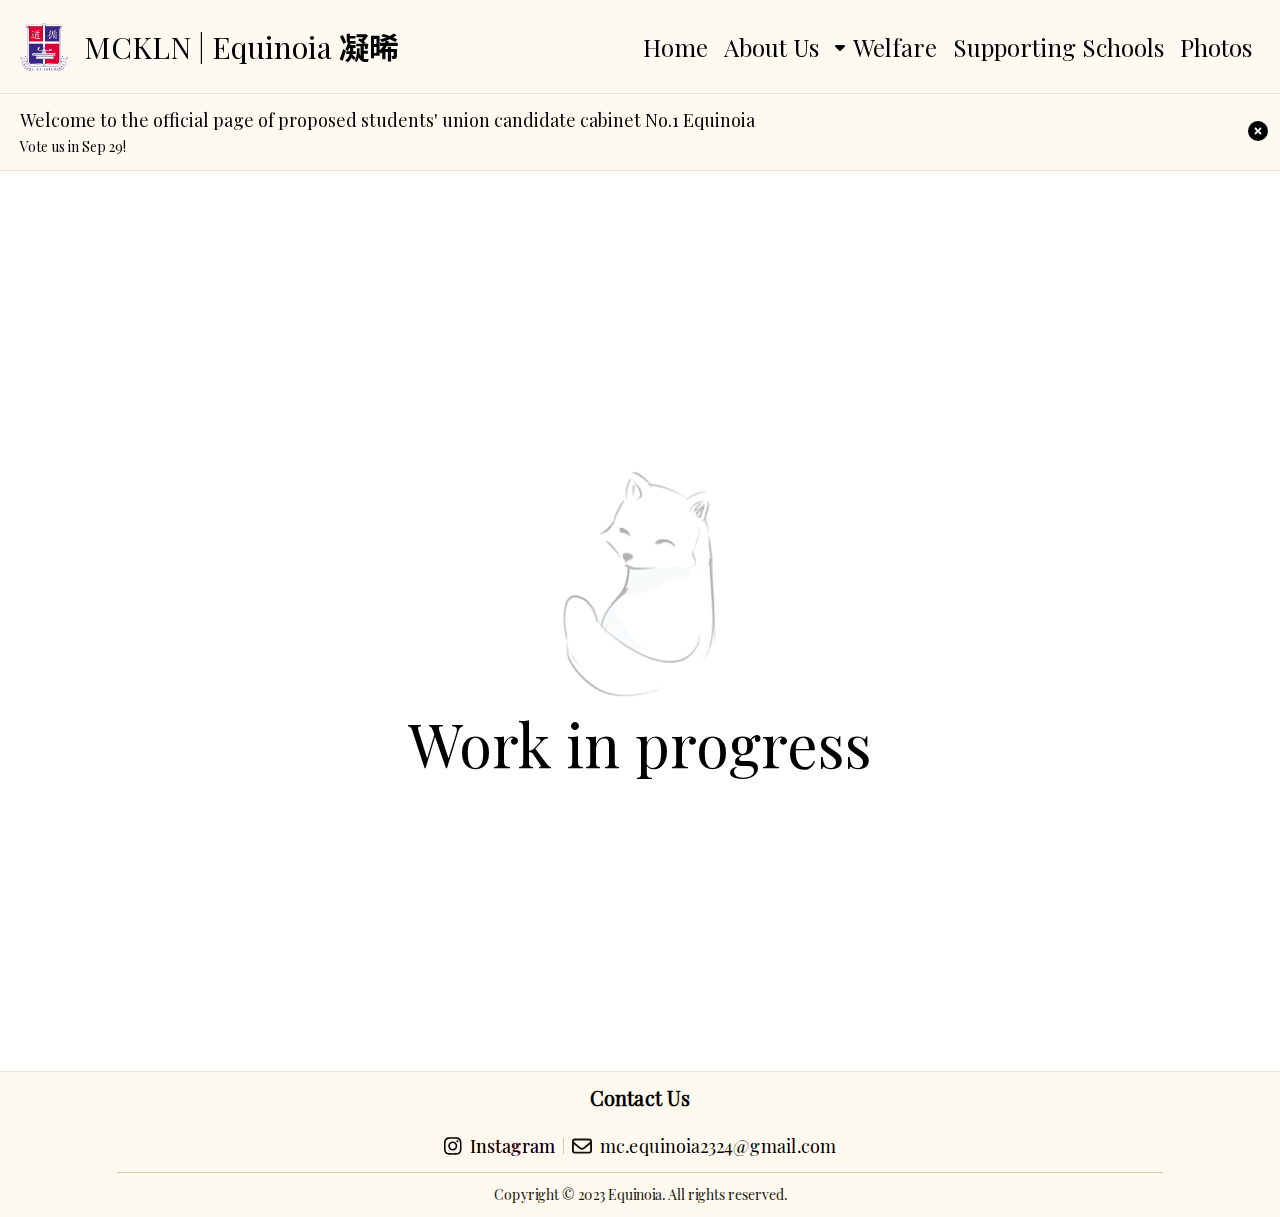
<file: photo.html>
<!DOCTYPE html><html lang="en"><head><meta charSet="utf-8"/><link rel="stylesheet" href="/_next/static/css/1935fafa8aa78da1.css" data-precedence="next"/><link rel="stylesheet" href="/_next/static/css/5758437845b4140e.css" data-precedence="next"/><link rel="stylesheet" href="/_next/static/css/81e33b1ba1bcafc5.css" data-precedence="next"/><link rel="preload" href="/_next/static/chunks/webpack-04146c170a37279e.js" as="script"/><link rel="preload" href="/_next/static/chunks/fd9d1056-63bdaa4c9c21e8b3.js" as="script"/><link rel="preload" href="/_next/static/chunks/596-75d8959f597f5ef7.js" as="script"/><link rel="preload" href="/_next/static/chunks/main-app-0cbfac08d3e39aa9.js" as="script"/><link rel="icon" href="/icon.ico" sizes="any"/><meta name="theme-color" content="#fdf9ee"/><title>Equinoia</title><meta name="description" content="Propose students‘union candidate cabinet No.1"/><meta name="viewport" content="width=device-width, initial-scale=1"/><link rel="icon" href="/favicon.ico" type="image/x-icon" sizes="any"/><script src="/_next/static/chunks/polyfills-78c92fac7aa8fdd8.js" noModule=""></script></head><body class="__className_3f7c7d transition-all m-0 p-0 w-screen overflow-x-hidden"><script>!function(){try{var d=document.documentElement,n='data-theme',s='setAttribute';var e=localStorage.getItem('theme');if('system'===e||(!e&&true)){var t='(prefers-color-scheme: dark)',m=window.matchMedia(t);if(m.media!==t||m.matches){d.style.colorScheme = 'dark';d[s](n,'dark')}else{d.style.colorScheme = 'light';d[s](n,'light')}}else if(e){d[s](n,e|| '')}if(e==='light'||e==='dark')d.style.colorScheme=e}catch(e){}}()</script><div class="fixed z-[100] left-1/2 -translate-x-1/2"><div class="flex flex-col justify-center items-center gap-y-2"></div></div><div><div class="flex flex-col min-h-screen w-screen"><div class="sticky top-0 w-screen z-50 origin-top"><div class="z-50 flex bg-nav/80 dark:bg-nav-dark/80 flex-wrap gap-2 p-2 lg:p-5 m-0 w-screen items-center dark:text-white backdrop-blur-md border-b border-rice-content/50 dark:border-white/50 "><img src="/school_icon.png" alt="MCKLN icon" class="lg:h-12 lg:w-12 md:w-10 md:h-10 w-8 h-8"/><span class="text-xl lg:text-3xl m-2 text-black dark:text-rice flex-1 ">MCKLN | <a href="/">Equinoia <span class="__className_122769">凝晞</span></a></span></div></div><!--$--><div class="flex w-screen justify-center items-center h-screen"><div class="flex flex-col justify-center items-center"><img src="/fox_2.png" alt="Equinoia Fox" class="w-1/3 mb-4"/><span class="text-3xl lg:text-6xl">Work in progress</span></div></div><!--/$--><div class="flex-1 flex items-end"><div class="bg-rice p-3 flex w-screen flex-col items-center justify-center z-40 border-t border-rice-content/50"><div class="flex justify-center items-center w-screen flex-col"><p class="text-xl font-bold mb-5">Contact Us</p><div class="flex flex-row items-center justify-center gap-2"><a target="_blank" class="flex items-center justify-center [&amp;&gt;]:hover:text-blue-600" href="https://www.instagram.com/equinoia.mc"><svg aria-hidden="true" focusable="false" data-prefix="fab" data-icon="instagram" class="svg-inline--fa fa-instagram mr-2 text-xl" role="img" xmlns="http://www.w3.org/2000/svg" viewBox="0 0 448 512"><path fill="currentColor" d="M224.1 141c-63.6 0-114.9 51.3-114.9 114.9s51.3 114.9 114.9 114.9S339 319.5 339 255.9 287.7 141 224.1 141zm0 189.6c-41.1 0-74.7-33.5-74.7-74.7s33.5-74.7 74.7-74.7 74.7 33.5 74.7 74.7-33.6 74.7-74.7 74.7zm146.4-194.3c0 14.9-12 26.8-26.8 26.8-14.9 0-26.8-12-26.8-26.8s12-26.8 26.8-26.8 26.8 12 26.8 26.8zm76.1 27.2c-1.7-35.9-9.9-67.7-36.2-93.9-26.2-26.2-58-34.4-93.9-36.2-37-2.1-147.9-2.1-184.9 0-35.8 1.7-67.6 9.9-93.9 36.1s-34.4 58-36.2 93.9c-2.1 37-2.1 147.9 0 184.9 1.7 35.9 9.9 67.7 36.2 93.9s58 34.4 93.9 36.2c37 2.1 147.9 2.1 184.9 0 35.9-1.7 67.7-9.9 93.9-36.2 26.2-26.2 34.4-58 36.2-93.9 2.1-37 2.1-147.8 0-184.8zM398.8 388c-7.8 19.6-22.9 34.7-42.6 42.6-29.5 11.7-99.5 9-132.1 9s-102.7 2.6-132.1-9c-19.6-7.8-34.7-22.9-42.6-42.6-11.7-29.5-9-99.5-9-132.1s-2.6-102.7 9-132.1c7.8-19.6 22.9-34.7 42.6-42.6 29.5-11.7 99.5-9 132.1-9s102.7-2.6 132.1 9c19.6 7.8 34.7 22.9 42.6 42.6 11.7 29.5 9 99.5 9 132.1s2.7 102.7-9 132.1z"></path></svg><span class="text-sm lg:text-lg bg-clip-text from-orange-600 to-purple-600 bg-gradient-to-r hover:text-transparent">Instagram</span></a><div class="h-4 w-[1px] bg-rice-content"></div><div class="flex items-center justify-center"><svg aria-hidden="true" focusable="false" data-prefix="far" data-icon="envelope" class="svg-inline--fa fa-envelope mr-2 text-xl text-rice-dark" role="img" xmlns="http://www.w3.org/2000/svg" viewBox="0 0 512 512"><path fill="currentColor" d="M64 112c-8.8 0-16 7.2-16 16v22.1L220.5 291.7c20.7 17 50.4 17 71.1 0L464 150.1V128c0-8.8-7.2-16-16-16H64zM48 212.2V384c0 8.8 7.2 16 16 16H448c8.8 0 16-7.2 16-16V212.2L322 328.8c-38.4 31.5-93.7 31.5-132 0L48 212.2zM0 128C0 92.7 28.7 64 64 64H448c35.3 0 64 28.7 64 64V384c0 35.3-28.7 64-64 64H64c-35.3 0-64-28.7-64-64V128z"></path></svg><span class="text-sm lg:text-lg">mc.equinoia2324@gmail.com</span></div></div></div><div class="w-5/6 h-[1px] my-3 bg-rice-content"></div><span class="text-sm text-rice-dark">Copyright © 2023 Equinoia. All rights reserved.</span></div></div></div></div><script src="/_next/static/chunks/webpack-04146c170a37279e.js" async=""></script><script src="/_next/static/chunks/fd9d1056-63bdaa4c9c21e8b3.js" async=""></script><script src="/_next/static/chunks/596-75d8959f597f5ef7.js" async=""></script><script src="/_next/static/chunks/main-app-0cbfac08d3e39aa9.js" async=""></script><script>(self.__next_f=self.__next_f||[]).push([0])</script><script>self.__next_f.push([1,"1:HL[\"/_next/static/css/1935fafa8aa78da1.css\",{\"as\":\"style\"}]\n2:HL[\"/_next/static/css/5758437845b4140e.css\",{\"as\":\"style\"}]\n0:\"$L3\"\n"])</script><script>self.__next_f.push([1,"4:HL[\"/_next/static/css/81e33b1ba1bcafc5.css\",{\"as\":\"style\"}]\n"])</script><script>self.__next_f.push([1,"5:I{\"id\":7948,\"chunks\":[\"272:static/chunks/webpack-04146c170a37279e.js\",\"971:static/chunks/fd9d1056-63bdaa4c9c21e8b3.js\",\"596:static/chunks/596-75d8959f597f5ef7.js\"],\"name\":\"default\",\"async\":false}\n7:I{\"id\":6628,\"chunks\":[\"272:static/chunks/webpack-04146c170a37279e.js\",\"971:static/chunks/fd9d1056-63bdaa4c9c21e8b3.js\",\"596:static/chunks/596-75d8959f597f5ef7.js\"],\"name\":\"GlobalError\",\"async\":false}\n8:I{\"id\":1431,\"chunks\":[\"185:static/chunks/app/layout-f844d7eb0d51e6a6.js\"],\"name\":\"Providers\",\"async\":false}\n9:"])</script><script>self.__next_f.push([1,"I{\"id\":7767,\"chunks\":[\"272:static/chunks/webpack-04146c170a37279e.js\",\"971:static/chunks/fd9d1056-63bdaa4c9c21e8b3.js\",\"596:static/chunks/596-75d8959f597f5ef7.js\"],\"name\":\"default\",\"async\":false}\na:I{\"id\":7920,\"chunks\":[\"272:static/chunks/webpack-04146c170a37279e.js\",\"971:static/chunks/fd9d1056-63bdaa4c9c21e8b3.js\",\"596:static/chunks/596-75d8959f597f5ef7.js\"],\"name\":\"default\",\"async\":false}\nb:I{\"id\":2106,\"chunks\":[\"676:static/chunks/870fdd6f-c01a767f5d302a89.js\",\"114:static/chunks/114-08913d47a5d13749.js\",\""])</script><script>self.__next_f.push([1,"685:static/chunks/685-a3dc1c0352705b43.js\",\"367:static/chunks/367-a8de38c4b3288fb1.js\",\"106:static/chunks/106-08ae80edae2e5398.js\",\"262:static/chunks/app/not-found-ae06c0c25abe4652.js\"],\"name\":\"\",\"async\":false}\nc:I{\"id\":6685,\"chunks\":[\"685:static/chunks/685-a3dc1c0352705b43.js\",\"896:static/chunks/app/(navbar)/not-found-8bd387a5d91032e0.js\"],\"name\":\"\",\"async\":false}\nd:I{\"id\":9994,\"chunks\":[\"676:static/chunks/870fdd6f-c01a767f5d302a89.js\",\"958:static/chunks/69b09407-ad23f2a32478eae0.js\",\"114:static/chunks/114"])</script><script>self.__next_f.push([1,"-08913d47a5d13749.js\",\"685:static/chunks/685-a3dc1c0352705b43.js\",\"367:static/chunks/367-a8de38c4b3288fb1.js\",\"106:static/chunks/106-08ae80edae2e5398.js\",\"713:static/chunks/app/(navbar)/layout-a4f59a0edecf93e1.js\"],\"name\":\"\",\"async\":false}\n"])</script><script>self.__next_f.push([1,"3:[[[\"$\",\"link\",\"0\",{\"rel\":\"stylesheet\",\"href\":\"/_next/static/css/1935fafa8aa78da1.css\",\"precedence\":\"next\"}],[\"$\",\"link\",\"1\",{\"rel\":\"stylesheet\",\"href\":\"/_next/static/css/5758437845b4140e.css\",\"precedence\":\"next\"}]],[\"$\",\"$L5\",null,{\"buildId\":\"fzasqimw6Wx1jOSYD43GB\",\"assetPrefix\":\"\",\"initialCanonicalUrl\":\"/photo\",\"initialTree\":[\"\",{\"children\":[\"(navbar)\",{\"children\":[\"photo\",{\"children\":[\"__PAGE__\",{}]}]}]},\"$undefined\",\"$undefined\",true],\"initialHead\":\"$L6\",\"globalErrorComponent\":\"$7\",\"children\":[[\"$\",\"html\",null,{\"lang\":\"en\",\"children\":[[\"$\",\"link\",null,{\"rel\":\"icon\",\"href\":\"/icon.ico\",\"sizes\":\"any\"}],[\"$\",\"meta\",null,{\"name\":\"theme-color\",\"content\":\"#fdf9ee\"}],[\"$\",\"body\",null,{\"className\":\"__className_3f7c7d transition-all m-0 p-0 w-screen overflow-x-hidden\",\"children\":[\"$\",\"$L8\",null,{\"children\":[\"$\",\"$L9\",null,{\"parallelRouterKey\":\"children\",\"segmentPath\":[\"children\"],\"error\":\"$undefined\",\"errorStyles\":\"$undefined\",\"loading\":\"$undefined\",\"loadingStyles\":\"$undefined\",\"hasLoading\":false,\"template\":[\"$\",\"$La\",null,{}],\"templateStyles\":\"$undefined\",\"notFound\":[\"$\",\"div\",null,{\"className\":\"h-screen flex flex-col\",\"children\":[[\"$\",\"$Lb\",null,{}],[\"$\",\"div\",null,{\"className\":\"flex flex-1 justify-center content-center items-center\",\"children\":[\"$\",\"div\",null,{\"className\":\"text-center flex items-center justify-center flex-col\",\"children\":[[\"$\",\"img\",null,{\"src\":\"/icon.jpg\",\"alt\":\"Icon of Equinoia\",\"className\":\"w-1/4 z-0 rounded-full\"}],[\"$\",\"p\",null,{\"className\":\"text-3xl \",\"children\":\"Opps! Page Not Found!\"}],[\"$\",\"p\",null,{\"children\":[\"You may want to go to our \",[\"$\",\"$Lc\",null,{\"href\":\"/\",\"className\":\"text-blue-600 hover:text-blue-800\",\"children\":\"home page\"}]]}]]}]}]]}],\"notFoundStyles\":[[\"$\",\"link\",\"0\",{\"rel\":\"stylesheet\",\"href\":\"/_next/static/css/81e33b1ba1bcafc5.css\",\"precedence\":\"$undefined\"}]],\"childProp\":{\"current\":[[\"$\",\"$Ld\",null,{\"children\":[\"$\",\"$L9\",null,{\"parallelRouterKey\":\"children\",\"segmentPath\":[\"children\",\"(navbar)\",\"children\"],\"error\":\"$undefined\",\"errorStyles\":\"$undefined\",\"loading\":[\"$\",\"div\",null,{\"className\":\"flex justify-center items-center content-center h-screen\",\"children\":[\"$\",\"div\",null,{\"className\":\"\",\"children\":[\"$\",\"svg\",null,{\"aria-hidden\":\"true\",\"focusable\":\"false\",\"data-prefix\":\"fas\",\"data-icon\":\"spinner\",\"className\":\"svg-inline--fa fa-spinner fa-spin text-6xl m-6 text-rice-content dark:text-gold-300\",\"role\":\"img\",\"xmlns\":\"http://www.w3.org/2000/svg\",\"viewBox\":\"0 0 512 512\",\"style\":{},\"children\":[\"$\",\"path\",null,{\"fill\":\"currentColor\",\"d\":\"M304 48a48 48 0 1 0 -96 0 48 48 0 1 0 96 0zm0 416a48 48 0 1 0 -96 0 48 48 0 1 0 96 0zM48 304a48 48 0 1 0 0-96 48 48 0 1 0 0 96zm464-48a48 48 0 1 0 -96 0 48 48 0 1 0 96 0zM142.9 437A48 48 0 1 0 75 369.1 48 48 0 1 0 142.9 437zm0-294.2A48 48 0 1 0 75 75a48 48 0 1 0 67.9 67.9zM369.1 437A48 48 0 1 0 437 369.1 48 48 0 1 0 369.1 437z\",\"style\":{}}]}]}]}],\"loadingStyles\":[],\"hasLoading\":true,\"template\":[\"$\",\"$La\",null,{}],\"templateStyles\":\"$undefined\",\"notFound\":[\"$\",\"div\",null,{\"className\":\"h-screen flex flex-col\",\"children\":[\"$\",\"div\",null,{\"className\":\"flex flex-1 justify-center content-center items-center\",\"children\":[\"$\",\"div\",null,{\"className\":\"text-center flex items-center justify-center flex-col\",\"children\":[[\"$\",\"img\",null,{\"src\":\"/icon.jpg\",\"alt\":\"Icon of Equinoia\",\"className\":\"w-1/4 z-0 rounded-full\"}],[\"$\",\"p\",null,{\"className\":\"text-3xl \",\"children\":\"Opps! Page Not Found!\"}],[\"$\",\"p\",null,{\"children\":[\"You may want to go to our \",[\"$\",\"$Lc\",null,{\"href\":\"/\",\"className\":\"text-blue-600 hover:text-blue-800\",\"children\":\"home page\"}]]}]]}]}]}],\"notFoundStyles\":[],\"childProp\":{\"current\":[\"$\",\"$L9\",null,{\"parallelRouterKey\":\"children\",\"segmentPath\":[\"children\",\"(navbar)\",\"children\",\"photo\",\"children\"],\"error\":\"$undefined\",\"errorStyles\":\"$undefined\",\"loading\":\"$undefined\",\"loadingStyles\":\"$undefined\",\"hasLoading\":false,\"template\":[\"$\",\"$La\",null,{}],\"templateStyles\":\"$undefined\",\"notFound\":\"$undefined\",\"notFoundStyles\":\"$undefined\",\"childProp\":{\"current\":[[\"$\",\"div\",null,{\"className\":\"flex w-screen justify-center items-center h-screen\",\"children\":[\"$\",\"div\",null,{\"className\":\"flex flex-col justify-center items-center\",\"children\":[[\"$\",\"img\",null,{\"src\":\"/fox_2.png\",\"alt\":\"Equinoia Fox\",\"className\":\"w-1/3 mb-4\"}],[\"$\",\"span\",null,{\"className\":\"text-3xl lg:text-6xl\",\"children\":\"Work in progress\"}]]}]}],null],\"segment\":\"__PAGE__\"},\"styles\":[]}],\"segment\":\"photo\"},\"styles\":[]}],\"params\":{}}],null],\"segment\":\"(navbar)\"},\"styles\":[[\"$\",\"link\",\"0\",{\"rel\":\"stylesheet\",\"href\":\"/_next/static/css/81e33b1ba1bcafc5.css\",\"precedence\":\"next\"}]]}]}]}]]}],null]}]]\n"])</script><script>self.__next_f.push([1,"6:[[\"$\",\"meta\",\"0\",{\"charSet\":\"utf-8\"}],[\"$\",\"title\",\"1\",{\"children\":\"Equinoia\"}],[\"$\",\"meta\",\"2\",{\"name\":\"description\",\"content\":\"Propose students‘union candidate cabinet No.1\"}],[\"$\",\"meta\",\"3\",{\"name\":\"viewport\",\"content\":\"width=device-width, initial-scale=1\"}],[\"$\",\"link\",\"4\",{\"rel\":\"icon\",\"href\":\"/favicon.ico\",\"type\":\"image/x-icon\",\"sizes\":\"any\"}]]\n"])</script></body></html>
</file>
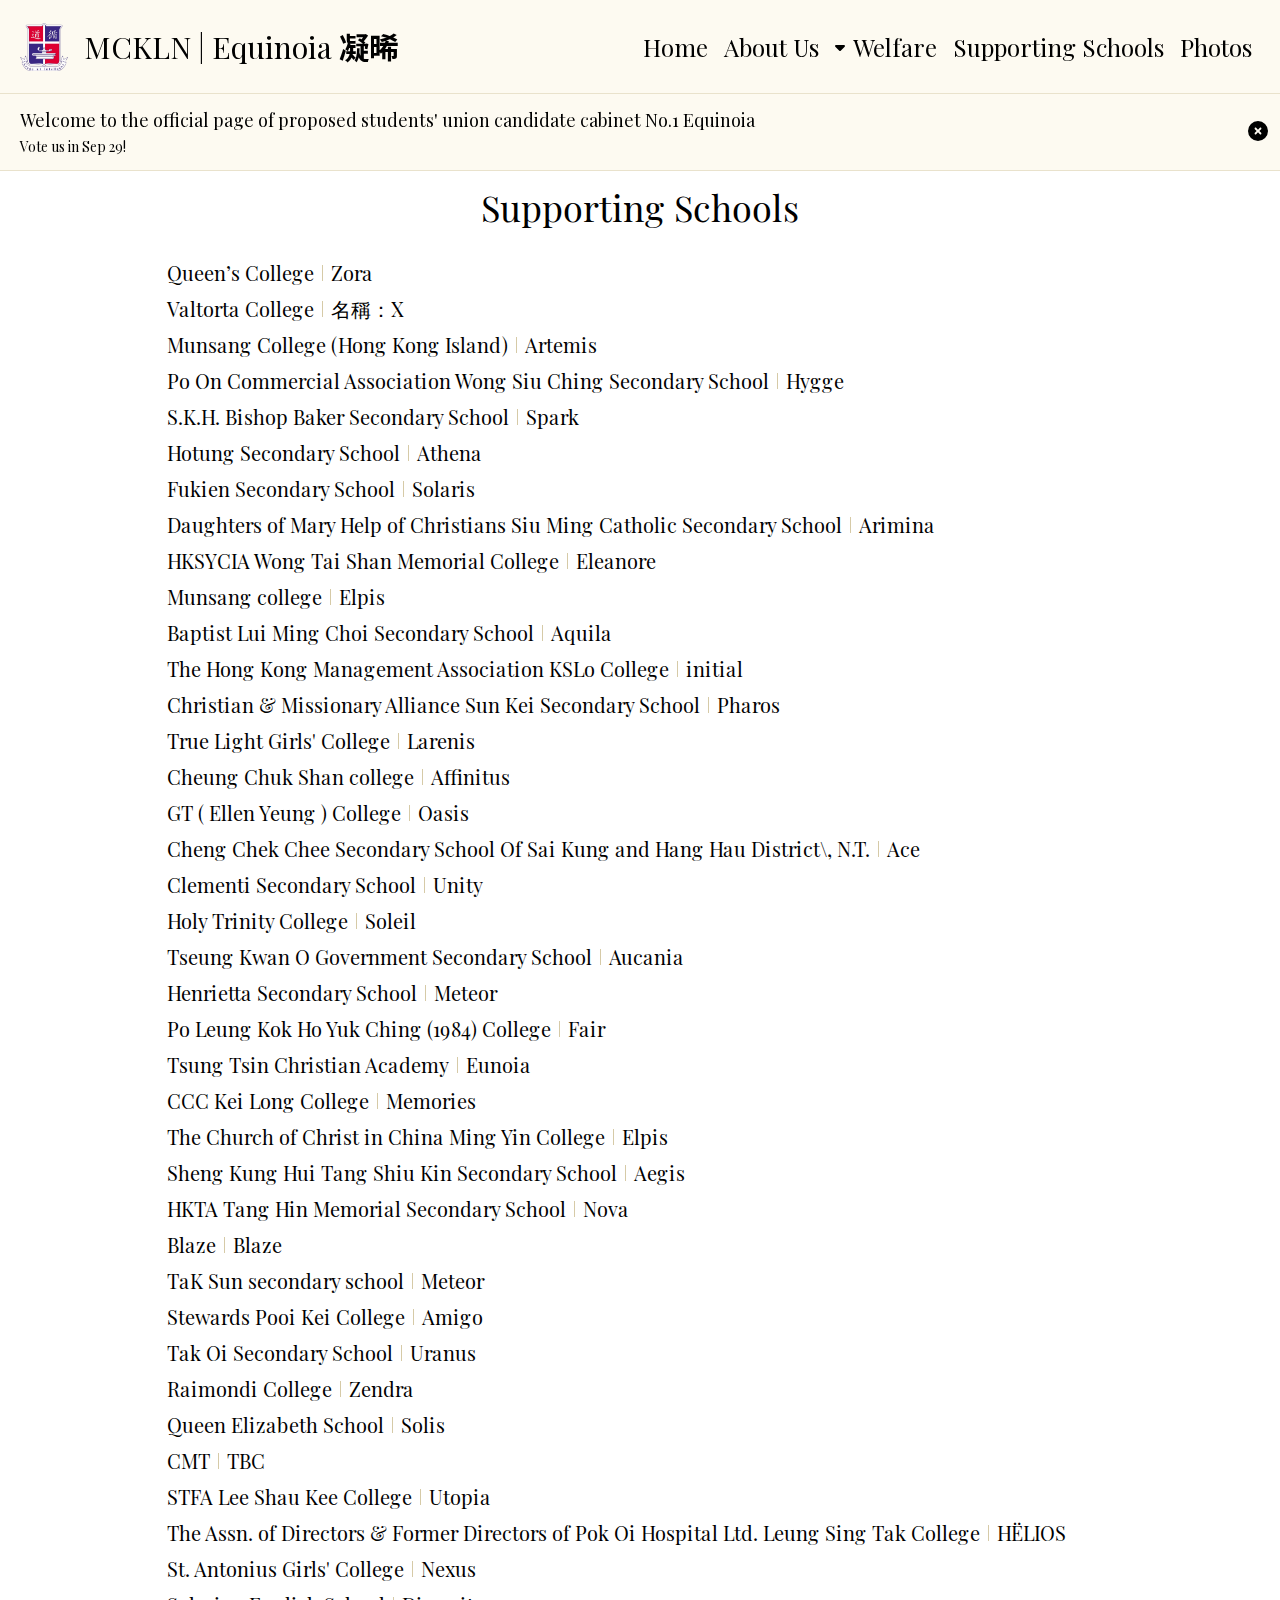
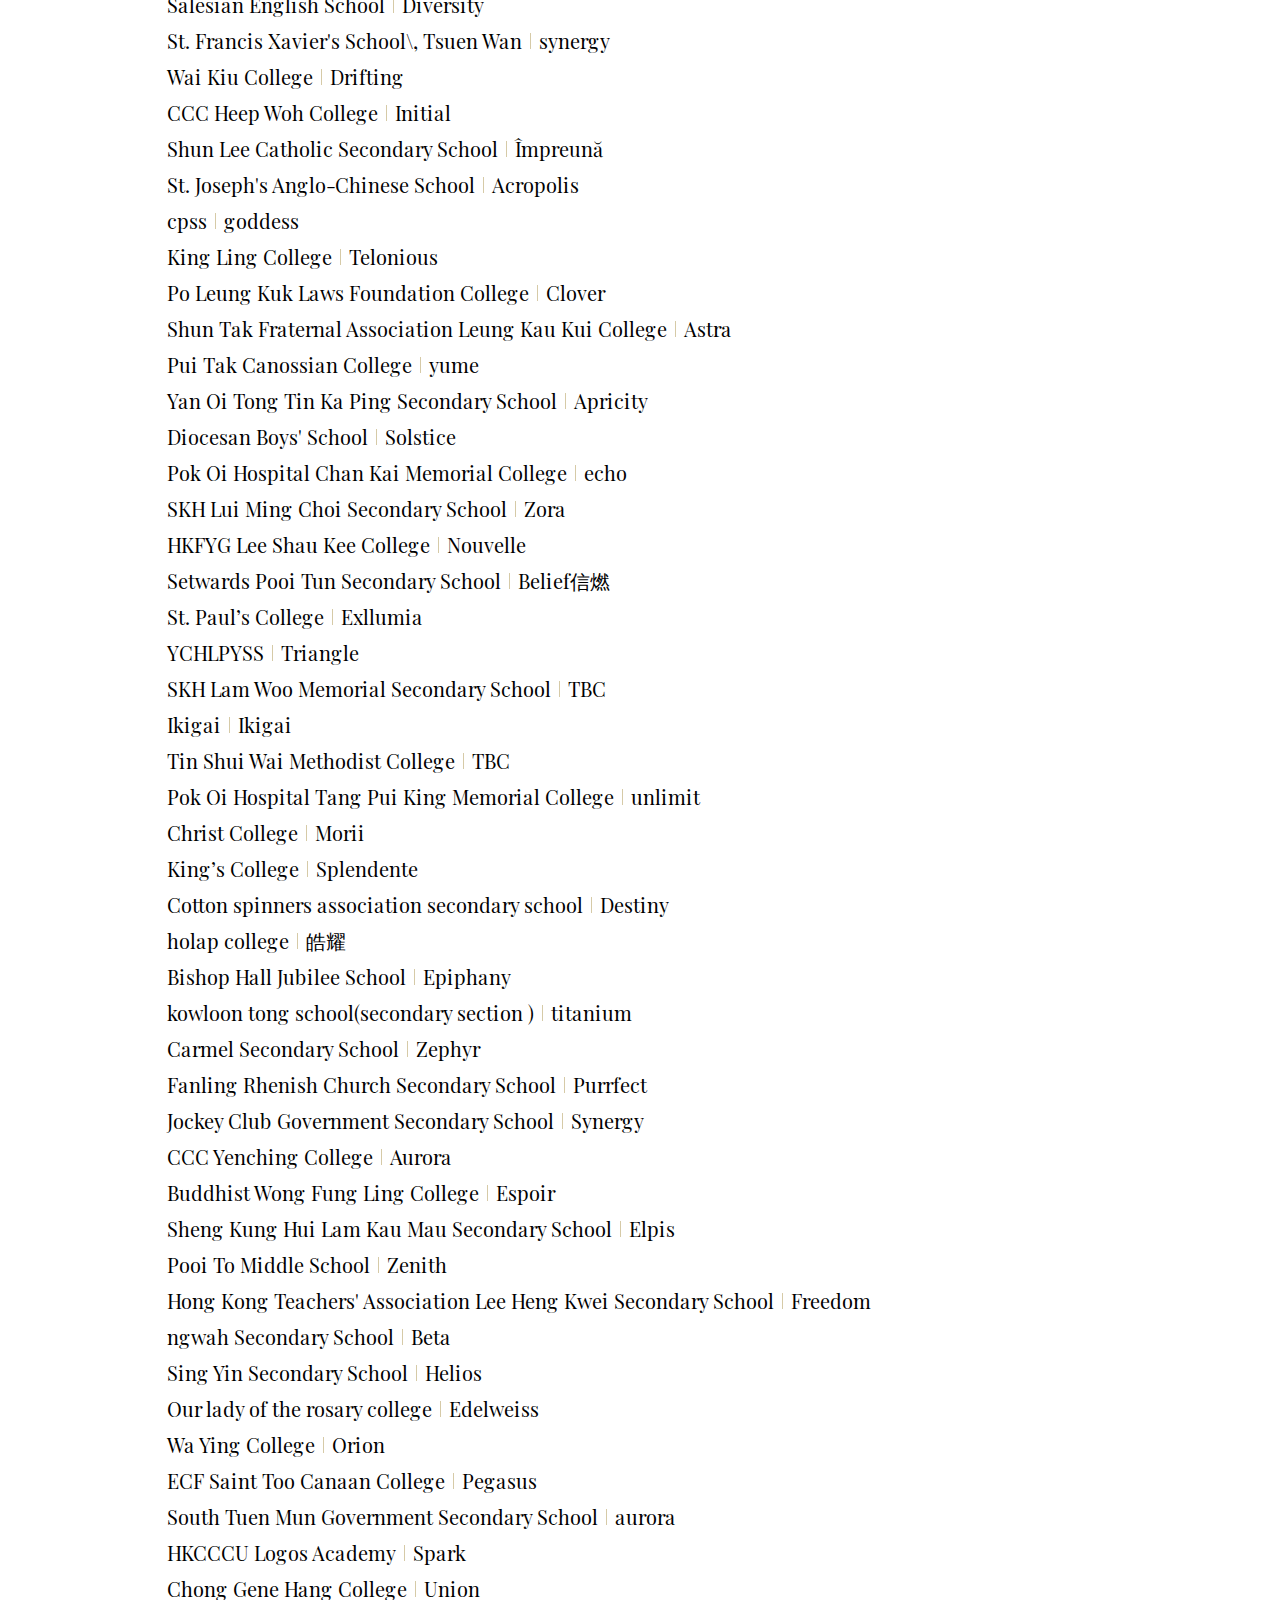
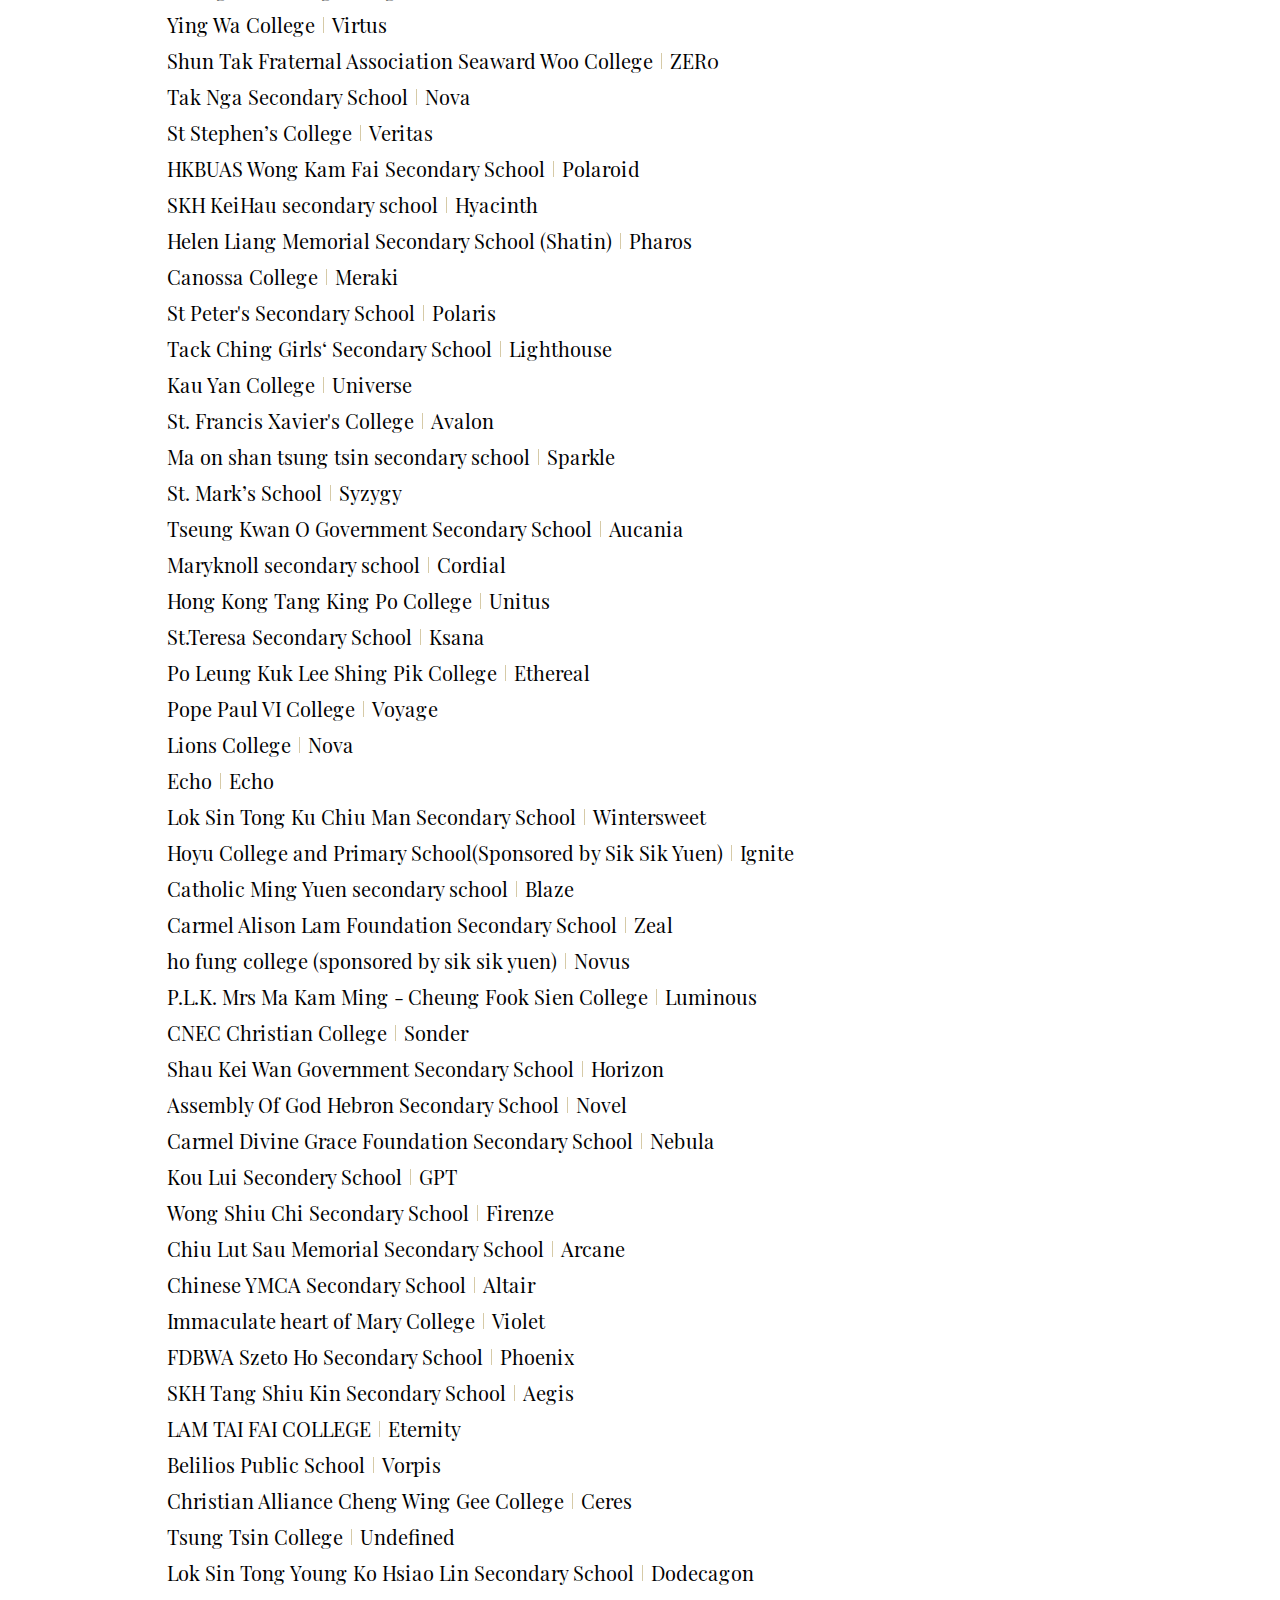
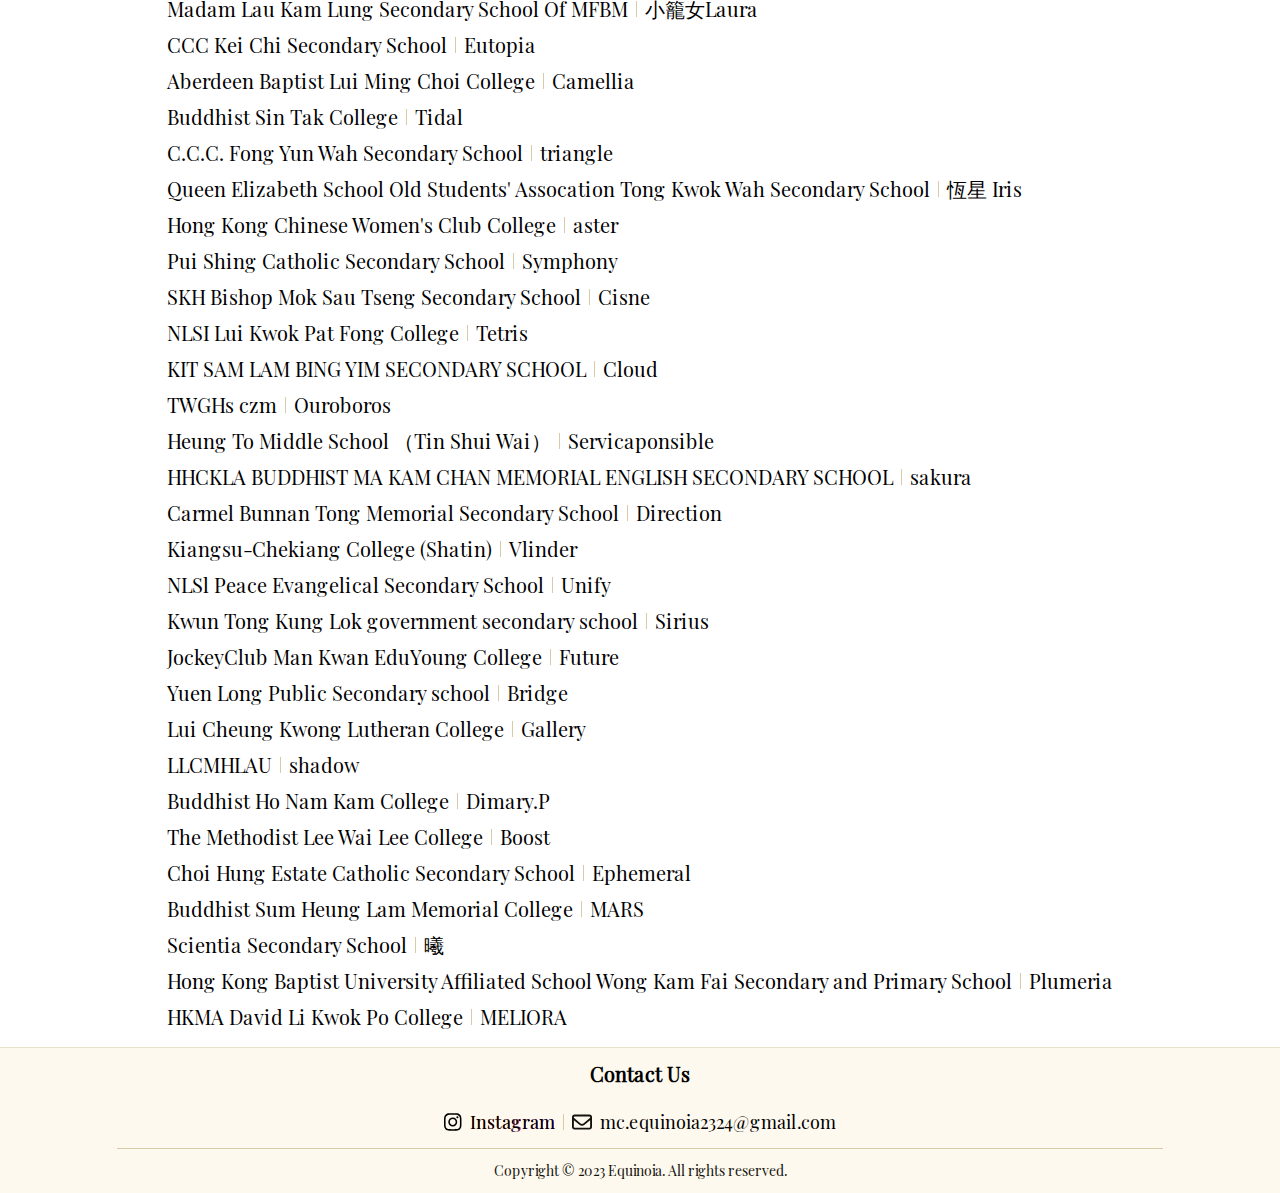
<file: supportSchools.html>
<!DOCTYPE html><html lang="en"><head><meta charSet="utf-8"/><link rel="stylesheet" href="/_next/static/css/1935fafa8aa78da1.css" data-precedence="next"/><link rel="stylesheet" href="/_next/static/css/5758437845b4140e.css" data-precedence="next"/><link rel="stylesheet" href="/_next/static/css/81e33b1ba1bcafc5.css" data-precedence="next"/><link rel="preload" href="/_next/static/chunks/webpack-04146c170a37279e.js" as="script"/><link rel="preload" href="/_next/static/chunks/fd9d1056-63bdaa4c9c21e8b3.js" as="script"/><link rel="preload" href="/_next/static/chunks/596-75d8959f597f5ef7.js" as="script"/><link rel="preload" href="/_next/static/chunks/main-app-0cbfac08d3e39aa9.js" as="script"/><link rel="icon" href="/icon.ico" sizes="any"/><meta name="theme-color" content="#fdf9ee"/><title>Equinoia</title><meta name="description" content="Propose students‘union candidate cabinet No.1"/><meta name="viewport" content="width=device-width, initial-scale=1"/><link rel="icon" href="/favicon.ico" type="image/x-icon" sizes="any"/><script src="/_next/static/chunks/polyfills-78c92fac7aa8fdd8.js" noModule=""></script></head><body class="__className_3f7c7d transition-all m-0 p-0 w-screen overflow-x-hidden"><script>!function(){try{var d=document.documentElement,n='data-theme',s='setAttribute';var e=localStorage.getItem('theme');if('system'===e||(!e&&true)){var t='(prefers-color-scheme: dark)',m=window.matchMedia(t);if(m.media!==t||m.matches){d.style.colorScheme = 'dark';d[s](n,'dark')}else{d.style.colorScheme = 'light';d[s](n,'light')}}else if(e){d[s](n,e|| '')}if(e==='light'||e==='dark')d.style.colorScheme=e}catch(e){}}()</script><div class="fixed z-[100] left-1/2 -translate-x-1/2"><div class="flex flex-col justify-center items-center gap-y-2"></div></div><div><div class="flex flex-col min-h-screen w-screen"><div class="sticky top-0 w-screen z-50 origin-top"><div class="z-50 flex bg-nav/80 dark:bg-nav-dark/80 flex-wrap gap-2 p-2 lg:p-5 m-0 w-screen items-center dark:text-white backdrop-blur-md border-b border-rice-content/50 dark:border-white/50 "><img src="/school_icon.png" alt="MCKLN icon" class="lg:h-12 lg:w-12 md:w-10 md:h-10 w-8 h-8"/><span class="text-xl lg:text-3xl m-2 text-black dark:text-rice flex-1 ">MCKLN | <a href="/">Equinoia <span class="__className_122769">凝晞</span></a></span></div></div><!--$--><div><div class="flex-col flex justify-center items-center"><span class="text-3xl lg:text-4xl my-2 lg:my-4">Supporting Schools</span><ol class="p-2"><li class="my-1"><div class="flex items-center my-2"><span class="text-lg lg:text-xl w-fit">Queen’s College</span><div class="flex items-center"><div class="mx-2 w-px h-4 bg-rice-content inline-block"></div><span class="text-lg lg:text-xl w-fit">Zora</span></div></div></li><li class="my-1"><div class="flex items-center my-2"><span class="text-lg lg:text-xl w-fit">Valtorta College</span><div class="flex items-center"><div class="mx-2 w-px h-4 bg-rice-content inline-block"></div><span class="text-lg lg:text-xl w-fit">名稱：X</span></div></div></li><li class="my-1"><div class="flex items-center my-2"><span class="text-lg lg:text-xl w-fit">Munsang College (Hong Kong Island)</span><div class="flex items-center"><div class="mx-2 w-px h-4 bg-rice-content inline-block"></div><span class="text-lg lg:text-xl w-fit">Artemis</span></div></div></li><li class="my-1"><div class="flex items-center my-2"><span class="text-lg lg:text-xl w-fit">Po On Commercial Association Wong Siu Ching Secondary School</span><div class="flex items-center"><div class="mx-2 w-px h-4 bg-rice-content inline-block"></div><span class="text-lg lg:text-xl w-fit">Hygge</span></div></div></li><li class="my-1"><div class="flex items-center my-2"><span class="text-lg lg:text-xl w-fit">S.K.H. Bishop Baker Secondary School</span><div class="flex items-center"><div class="mx-2 w-px h-4 bg-rice-content inline-block"></div><span class="text-lg lg:text-xl w-fit">Spark</span></div></div></li><li class="my-1"><div class="flex items-center my-2"><span class="text-lg lg:text-xl w-fit">Hotung Secondary School</span><div class="flex items-center"><div class="mx-2 w-px h-4 bg-rice-content inline-block"></div><span class="text-lg lg:text-xl w-fit">Athena</span></div></div></li><li class="my-1"><div class="flex items-center my-2"><span class="text-lg lg:text-xl w-fit">Fukien Secondary School</span><div class="flex items-center"><div class="mx-2 w-px h-4 bg-rice-content inline-block"></div><span class="text-lg lg:text-xl w-fit">Solaris</span></div></div></li><li class="my-1"><div class="flex items-center my-2"><span class="text-lg lg:text-xl w-fit">Daughters of Mary Help of Christians Siu Ming Catholic Secondary School</span><div class="flex items-center"><div class="mx-2 w-px h-4 bg-rice-content inline-block"></div><span class="text-lg lg:text-xl w-fit">Arimina</span></div></div></li><li class="my-1"><div class="flex items-center my-2"><span class="text-lg lg:text-xl w-fit">HKSYCIA Wong Tai Shan Memorial College</span><div class="flex items-center"><div class="mx-2 w-px h-4 bg-rice-content inline-block"></div><span class="text-lg lg:text-xl w-fit">Eleanore</span></div></div></li><li class="my-1"><div class="flex items-center my-2"><span class="text-lg lg:text-xl w-fit">Munsang college</span><div class="flex items-center"><div class="mx-2 w-px h-4 bg-rice-content inline-block"></div><span class="text-lg lg:text-xl w-fit">Elpis</span></div></div></li><li class="my-1"><div class="flex items-center my-2"><span class="text-lg lg:text-xl w-fit">Baptist Lui Ming Choi Secondary School</span><div class="flex items-center"><div class="mx-2 w-px h-4 bg-rice-content inline-block"></div><span class="text-lg lg:text-xl w-fit">Aquila</span></div></div></li><li class="my-1"><div class="flex items-center my-2"><span class="text-lg lg:text-xl w-fit">The Hong Kong Management Association KSLo College</span><div class="flex items-center"><div class="mx-2 w-px h-4 bg-rice-content inline-block"></div><span class="text-lg lg:text-xl w-fit">initial</span></div></div></li><li class="my-1"><div class="flex items-center my-2"><span class="text-lg lg:text-xl w-fit">Christian &amp; Missionary Alliance Sun Kei Secondary School</span><div class="flex items-center"><div class="mx-2 w-px h-4 bg-rice-content inline-block"></div><span class="text-lg lg:text-xl w-fit">Pharos</span></div></div></li><li class="my-1"><div class="flex items-center my-2"><span class="text-lg lg:text-xl w-fit">True Light Girls&#x27; College</span><div class="flex items-center"><div class="mx-2 w-px h-4 bg-rice-content inline-block"></div><span class="text-lg lg:text-xl w-fit">Larenis</span></div></div></li><li class="my-1"><div class="flex items-center my-2"><span class="text-lg lg:text-xl w-fit">Cheung Chuk Shan college</span><div class="flex items-center"><div class="mx-2 w-px h-4 bg-rice-content inline-block"></div><span class="text-lg lg:text-xl w-fit">Affinitus</span></div></div></li><li class="my-1"><div class="flex items-center my-2"><span class="text-lg lg:text-xl w-fit">GT ( Ellen Yeung ) College</span><div class="flex items-center"><div class="mx-2 w-px h-4 bg-rice-content inline-block"></div><span class="text-lg lg:text-xl w-fit">Oasis</span></div></div></li><li class="my-1"><div class="flex items-center my-2"><span class="text-lg lg:text-xl w-fit">Cheng Chek Chee Secondary School Of Sai Kung and Hang Hau District\, N.T.</span><div class="flex items-center"><div class="mx-2 w-px h-4 bg-rice-content inline-block"></div><span class="text-lg lg:text-xl w-fit">Ace</span></div></div></li><li class="my-1"><div class="flex items-center my-2"><span class="text-lg lg:text-xl w-fit">Clementi Secondary School</span><div class="flex items-center"><div class="mx-2 w-px h-4 bg-rice-content inline-block"></div><span class="text-lg lg:text-xl w-fit">Unity</span></div></div></li><li class="my-1"><div class="flex items-center my-2"><span class="text-lg lg:text-xl w-fit">Holy Trinity College</span><div class="flex items-center"><div class="mx-2 w-px h-4 bg-rice-content inline-block"></div><span class="text-lg lg:text-xl w-fit">Soleil</span></div></div></li><li class="my-1"><div class="flex items-center my-2"><span class="text-lg lg:text-xl w-fit">Tseung Kwan O Government Secondary School</span><div class="flex items-center"><div class="mx-2 w-px h-4 bg-rice-content inline-block"></div><span class="text-lg lg:text-xl w-fit">Aucania</span></div></div></li><li class="my-1"><div class="flex items-center my-2"><span class="text-lg lg:text-xl w-fit">Henrietta Secondary School</span><div class="flex items-center"><div class="mx-2 w-px h-4 bg-rice-content inline-block"></div><span class="text-lg lg:text-xl w-fit">Meteor</span></div></div></li><li class="my-1"><div class="flex items-center my-2"><span class="text-lg lg:text-xl w-fit">Po Leung Kok Ho Yuk Ching (1984) College</span><div class="flex items-center"><div class="mx-2 w-px h-4 bg-rice-content inline-block"></div><span class="text-lg lg:text-xl w-fit">Fair</span></div></div></li><li class="my-1"><div class="flex items-center my-2"><span class="text-lg lg:text-xl w-fit">Tsung Tsin Christian Academy</span><div class="flex items-center"><div class="mx-2 w-px h-4 bg-rice-content inline-block"></div><span class="text-lg lg:text-xl w-fit">Eunoia</span></div></div></li><li class="my-1"><div class="flex items-center my-2"><span class="text-lg lg:text-xl w-fit">CCC Kei Long College</span><div class="flex items-center"><div class="mx-2 w-px h-4 bg-rice-content inline-block"></div><span class="text-lg lg:text-xl w-fit">Memories</span></div></div></li><li class="my-1"><div class="flex items-center my-2"><span class="text-lg lg:text-xl w-fit">The Church of Christ in China Ming Yin College</span><div class="flex items-center"><div class="mx-2 w-px h-4 bg-rice-content inline-block"></div><span class="text-lg lg:text-xl w-fit">Elpis</span></div></div></li><li class="my-1"><div class="flex items-center my-2"><span class="text-lg lg:text-xl w-fit">Sheng Kung Hui Tang Shiu Kin Secondary School</span><div class="flex items-center"><div class="mx-2 w-px h-4 bg-rice-content inline-block"></div><span class="text-lg lg:text-xl w-fit">Aegis</span></div></div></li><li class="my-1"><div class="flex items-center my-2"><span class="text-lg lg:text-xl w-fit">HKTA Tang Hin Memorial Secondary School</span><div class="flex items-center"><div class="mx-2 w-px h-4 bg-rice-content inline-block"></div><span class="text-lg lg:text-xl w-fit">Nova</span></div></div></li><li class="my-1"><div class="flex items-center my-2"><span class="text-lg lg:text-xl w-fit">Blaze</span><div class="flex items-center"><div class="mx-2 w-px h-4 bg-rice-content inline-block"></div><span class="text-lg lg:text-xl w-fit">Blaze</span></div></div></li><li class="my-1"><div class="flex items-center my-2"><span class="text-lg lg:text-xl w-fit">TaK Sun secondary school</span><div class="flex items-center"><div class="mx-2 w-px h-4 bg-rice-content inline-block"></div><span class="text-lg lg:text-xl w-fit">Meteor</span></div></div></li><li class="my-1"><div class="flex items-center my-2"><span class="text-lg lg:text-xl w-fit">Stewards Pooi Kei College</span><div class="flex items-center"><div class="mx-2 w-px h-4 bg-rice-content inline-block"></div><span class="text-lg lg:text-xl w-fit">Amigo</span></div></div></li><li class="my-1"><div class="flex items-center my-2"><span class="text-lg lg:text-xl w-fit">Tak Oi Secondary School</span><div class="flex items-center"><div class="mx-2 w-px h-4 bg-rice-content inline-block"></div><span class="text-lg lg:text-xl w-fit">Uranus</span></div></div></li><li class="my-1"><div class="flex items-center my-2"><span class="text-lg lg:text-xl w-fit">Raimondi College</span><div class="flex items-center"><div class="mx-2 w-px h-4 bg-rice-content inline-block"></div><span class="text-lg lg:text-xl w-fit">Zendra</span></div></div></li><li class="my-1"><div class="flex items-center my-2"><span class="text-lg lg:text-xl w-fit">Queen Elizabeth School</span><div class="flex items-center"><div class="mx-2 w-px h-4 bg-rice-content inline-block"></div><span class="text-lg lg:text-xl w-fit">Solis</span></div></div></li><li class="my-1"><div class="flex items-center my-2"><span class="text-lg lg:text-xl w-fit">CMT</span><div class="flex items-center"><div class="mx-2 w-px h-4 bg-rice-content inline-block"></div><span class="text-lg lg:text-xl w-fit">TBC</span></div></div></li><li class="my-1"><div class="flex items-center my-2"><span class="text-lg lg:text-xl w-fit">STFA Lee Shau Kee College</span><div class="flex items-center"><div class="mx-2 w-px h-4 bg-rice-content inline-block"></div><span class="text-lg lg:text-xl w-fit">Utopia</span></div></div></li><li class="my-1"><div class="flex items-center my-2"><span class="text-lg lg:text-xl w-fit">The Assn. of Directors &amp; Former Directors of Pok Oi Hospital Ltd. Leung Sing Tak College</span><div class="flex items-center"><div class="mx-2 w-px h-4 bg-rice-content inline-block"></div><span class="text-lg lg:text-xl w-fit">HËLIOS</span></div></div></li><li class="my-1"><div class="flex items-center my-2"><span class="text-lg lg:text-xl w-fit">St. Antonius Girls&#x27; College</span><div class="flex items-center"><div class="mx-2 w-px h-4 bg-rice-content inline-block"></div><span class="text-lg lg:text-xl w-fit">Nexus</span></div></div></li><li class="my-1"><div class="flex items-center my-2"><span class="text-lg lg:text-xl w-fit">Salesian English School</span><div class="flex items-center"><div class="mx-2 w-px h-4 bg-rice-content inline-block"></div><span class="text-lg lg:text-xl w-fit">Diversity</span></div></div></li><li class="my-1"><div class="flex items-center my-2"><span class="text-lg lg:text-xl w-fit">St. Francis Xavier&#x27;s School\, Tsuen Wan</span><div class="flex items-center"><div class="mx-2 w-px h-4 bg-rice-content inline-block"></div><span class="text-lg lg:text-xl w-fit">synergy</span></div></div></li><li class="my-1"><div class="flex items-center my-2"><span class="text-lg lg:text-xl w-fit">Wai Kiu College</span><div class="flex items-center"><div class="mx-2 w-px h-4 bg-rice-content inline-block"></div><span class="text-lg lg:text-xl w-fit">Drifting</span></div></div></li><li class="my-1"><div class="flex items-center my-2"><span class="text-lg lg:text-xl w-fit">CCC Heep Woh College</span><div class="flex items-center"><div class="mx-2 w-px h-4 bg-rice-content inline-block"></div><span class="text-lg lg:text-xl w-fit">Initial</span></div></div></li><li class="my-1"><div class="flex items-center my-2"><span class="text-lg lg:text-xl w-fit">Shun Lee Catholic Secondary School</span><div class="flex items-center"><div class="mx-2 w-px h-4 bg-rice-content inline-block"></div><span class="text-lg lg:text-xl w-fit">Împreună</span></div></div></li><li class="my-1"><div class="flex items-center my-2"><span class="text-lg lg:text-xl w-fit">St. Joseph&#x27;s Anglo-Chinese School</span><div class="flex items-center"><div class="mx-2 w-px h-4 bg-rice-content inline-block"></div><span class="text-lg lg:text-xl w-fit">Acropolis</span></div></div></li><li class="my-1"><div class="flex items-center my-2"><span class="text-lg lg:text-xl w-fit">cpss</span><div class="flex items-center"><div class="mx-2 w-px h-4 bg-rice-content inline-block"></div><span class="text-lg lg:text-xl w-fit">goddess</span></div></div></li><li class="my-1"><div class="flex items-center my-2"><span class="text-lg lg:text-xl w-fit">King Ling College</span><div class="flex items-center"><div class="mx-2 w-px h-4 bg-rice-content inline-block"></div><span class="text-lg lg:text-xl w-fit">Telonious</span></div></div></li><li class="my-1"><div class="flex items-center my-2"><span class="text-lg lg:text-xl w-fit">Po Leung Kuk Laws Foundation College</span><div class="flex items-center"><div class="mx-2 w-px h-4 bg-rice-content inline-block"></div><span class="text-lg lg:text-xl w-fit">Clover</span></div></div></li><li class="my-1"><div class="flex items-center my-2"><span class="text-lg lg:text-xl w-fit">Shun Tak Fraternal Association Leung Kau Kui College</span><div class="flex items-center"><div class="mx-2 w-px h-4 bg-rice-content inline-block"></div><span class="text-lg lg:text-xl w-fit">Astra</span></div></div></li><li class="my-1"><div class="flex items-center my-2"><span class="text-lg lg:text-xl w-fit">Pui Tak Canossian College</span><div class="flex items-center"><div class="mx-2 w-px h-4 bg-rice-content inline-block"></div><span class="text-lg lg:text-xl w-fit">yume</span></div></div></li><li class="my-1"><div class="flex items-center my-2"><span class="text-lg lg:text-xl w-fit">Yan Oi Tong Tin Ka Ping Secondary School</span><div class="flex items-center"><div class="mx-2 w-px h-4 bg-rice-content inline-block"></div><span class="text-lg lg:text-xl w-fit">Apricity</span></div></div></li><li class="my-1"><div class="flex items-center my-2"><span class="text-lg lg:text-xl w-fit">Diocesan Boys&#x27; School</span><div class="flex items-center"><div class="mx-2 w-px h-4 bg-rice-content inline-block"></div><span class="text-lg lg:text-xl w-fit">Solstice</span></div></div></li><li class="my-1"><div class="flex items-center my-2"><span class="text-lg lg:text-xl w-fit">Pok Oi Hospital Chan Kai Memorial College</span><div class="flex items-center"><div class="mx-2 w-px h-4 bg-rice-content inline-block"></div><span class="text-lg lg:text-xl w-fit">echo</span></div></div></li><li class="my-1"><div class="flex items-center my-2"><span class="text-lg lg:text-xl w-fit">SKH Lui Ming Choi Secondary School</span><div class="flex items-center"><div class="mx-2 w-px h-4 bg-rice-content inline-block"></div><span class="text-lg lg:text-xl w-fit">Zora</span></div></div></li><li class="my-1"><div class="flex items-center my-2"><span class="text-lg lg:text-xl w-fit">HKFYG Lee Shau Kee College</span><div class="flex items-center"><div class="mx-2 w-px h-4 bg-rice-content inline-block"></div><span class="text-lg lg:text-xl w-fit">Nouvelle</span></div></div></li><li class="my-1"><div class="flex items-center my-2"><span class="text-lg lg:text-xl w-fit">Setwards Pooi Tun Secondary School</span><div class="flex items-center"><div class="mx-2 w-px h-4 bg-rice-content inline-block"></div><span class="text-lg lg:text-xl w-fit">Belief信燃</span></div></div></li><li class="my-1"><div class="flex items-center my-2"><span class="text-lg lg:text-xl w-fit">St. Paul’s College</span><div class="flex items-center"><div class="mx-2 w-px h-4 bg-rice-content inline-block"></div><span class="text-lg lg:text-xl w-fit">Exllumia</span></div></div></li><li class="my-1"><div class="flex items-center my-2"><span class="text-lg lg:text-xl w-fit">YCHLPYSS</span><div class="flex items-center"><div class="mx-2 w-px h-4 bg-rice-content inline-block"></div><span class="text-lg lg:text-xl w-fit">Triangle</span></div></div></li><li class="my-1"><div class="flex items-center my-2"><span class="text-lg lg:text-xl w-fit">SKH Lam Woo Memorial Secondary School</span><div class="flex items-center"><div class="mx-2 w-px h-4 bg-rice-content inline-block"></div><span class="text-lg lg:text-xl w-fit">TBC</span></div></div></li><li class="my-1"><div class="flex items-center my-2"><span class="text-lg lg:text-xl w-fit">Ikigai</span><div class="flex items-center"><div class="mx-2 w-px h-4 bg-rice-content inline-block"></div><span class="text-lg lg:text-xl w-fit">Ikigai</span></div></div></li><li class="my-1"><div class="flex items-center my-2"><span class="text-lg lg:text-xl w-fit">Tin Shui Wai Methodist College</span><div class="flex items-center"><div class="mx-2 w-px h-4 bg-rice-content inline-block"></div><span class="text-lg lg:text-xl w-fit">TBC</span></div></div></li><li class="my-1"><div class="flex items-center my-2"><span class="text-lg lg:text-xl w-fit">Pok Oi Hospital Tang Pui King Memorial College</span><div class="flex items-center"><div class="mx-2 w-px h-4 bg-rice-content inline-block"></div><span class="text-lg lg:text-xl w-fit">unlimit</span></div></div></li><li class="my-1"><div class="flex items-center my-2"><span class="text-lg lg:text-xl w-fit">Christ College</span><div class="flex items-center"><div class="mx-2 w-px h-4 bg-rice-content inline-block"></div><span class="text-lg lg:text-xl w-fit">Morii</span></div></div></li><li class="my-1"><div class="flex items-center my-2"><span class="text-lg lg:text-xl w-fit">King’s College</span><div class="flex items-center"><div class="mx-2 w-px h-4 bg-rice-content inline-block"></div><span class="text-lg lg:text-xl w-fit">Splendente</span></div></div></li><li class="my-1"><div class="flex items-center my-2"><span class="text-lg lg:text-xl w-fit">Cotton spinners association secondary school</span><div class="flex items-center"><div class="mx-2 w-px h-4 bg-rice-content inline-block"></div><span class="text-lg lg:text-xl w-fit">Destiny</span></div></div></li><li class="my-1"><div class="flex items-center my-2"><span class="text-lg lg:text-xl w-fit">holap college</span><div class="flex items-center"><div class="mx-2 w-px h-4 bg-rice-content inline-block"></div><span class="text-lg lg:text-xl w-fit">皓耀</span></div></div></li><li class="my-1"><div class="flex items-center my-2"><span class="text-lg lg:text-xl w-fit">Bishop Hall Jubilee School</span><div class="flex items-center"><div class="mx-2 w-px h-4 bg-rice-content inline-block"></div><span class="text-lg lg:text-xl w-fit">Epiphany</span></div></div></li><li class="my-1"><div class="flex items-center my-2"><span class="text-lg lg:text-xl w-fit">kowloon tong school(secondary section )</span><div class="flex items-center"><div class="mx-2 w-px h-4 bg-rice-content inline-block"></div><span class="text-lg lg:text-xl w-fit">titanium</span></div></div></li><li class="my-1"><div class="flex items-center my-2"><span class="text-lg lg:text-xl w-fit">Carmel Secondary School</span><div class="flex items-center"><div class="mx-2 w-px h-4 bg-rice-content inline-block"></div><span class="text-lg lg:text-xl w-fit">Zephyr</span></div></div></li><li class="my-1"><div class="flex items-center my-2"><span class="text-lg lg:text-xl w-fit">Fanling Rhenish Church Secondary School</span><div class="flex items-center"><div class="mx-2 w-px h-4 bg-rice-content inline-block"></div><span class="text-lg lg:text-xl w-fit">Purrfect</span></div></div></li><li class="my-1"><div class="flex items-center my-2"><span class="text-lg lg:text-xl w-fit">Jockey Club Government Secondary School</span><div class="flex items-center"><div class="mx-2 w-px h-4 bg-rice-content inline-block"></div><span class="text-lg lg:text-xl w-fit">Synergy</span></div></div></li><li class="my-1"><div class="flex items-center my-2"><span class="text-lg lg:text-xl w-fit">CCC Yenching College</span><div class="flex items-center"><div class="mx-2 w-px h-4 bg-rice-content inline-block"></div><span class="text-lg lg:text-xl w-fit">Aurora</span></div></div></li><li class="my-1"><div class="flex items-center my-2"><span class="text-lg lg:text-xl w-fit">Buddhist Wong Fung Ling College</span><div class="flex items-center"><div class="mx-2 w-px h-4 bg-rice-content inline-block"></div><span class="text-lg lg:text-xl w-fit">Espoir</span></div></div></li><li class="my-1"><div class="flex items-center my-2"><span class="text-lg lg:text-xl w-fit">Sheng Kung Hui Lam Kau Mau Secondary School</span><div class="flex items-center"><div class="mx-2 w-px h-4 bg-rice-content inline-block"></div><span class="text-lg lg:text-xl w-fit">Elpis</span></div></div></li><li class="my-1"><div class="flex items-center my-2"><span class="text-lg lg:text-xl w-fit">Pooi To Middle School</span><div class="flex items-center"><div class="mx-2 w-px h-4 bg-rice-content inline-block"></div><span class="text-lg lg:text-xl w-fit">Zenith</span></div></div></li><li class="my-1"><div class="flex items-center my-2"><span class="text-lg lg:text-xl w-fit">Hong Kong Teachers&#x27; Association Lee Heng Kwei Secondary School</span><div class="flex items-center"><div class="mx-2 w-px h-4 bg-rice-content inline-block"></div><span class="text-lg lg:text-xl w-fit">Freedom</span></div></div></li><li class="my-1"><div class="flex items-center my-2"><span class="text-lg lg:text-xl w-fit">ngwah Secondary School</span><div class="flex items-center"><div class="mx-2 w-px h-4 bg-rice-content inline-block"></div><span class="text-lg lg:text-xl w-fit">Beta</span></div></div></li><li class="my-1"><div class="flex items-center my-2"><span class="text-lg lg:text-xl w-fit">Sing Yin Secondary School</span><div class="flex items-center"><div class="mx-2 w-px h-4 bg-rice-content inline-block"></div><span class="text-lg lg:text-xl w-fit">Helios</span></div></div></li><li class="my-1"><div class="flex items-center my-2"><span class="text-lg lg:text-xl w-fit">Our lady of the rosary college</span><div class="flex items-center"><div class="mx-2 w-px h-4 bg-rice-content inline-block"></div><span class="text-lg lg:text-xl w-fit">Edelweiss</span></div></div></li><li class="my-1"><div class="flex items-center my-2"><span class="text-lg lg:text-xl w-fit">Wa Ying College</span><div class="flex items-center"><div class="mx-2 w-px h-4 bg-rice-content inline-block"></div><span class="text-lg lg:text-xl w-fit">Orion</span></div></div></li><li class="my-1"><div class="flex items-center my-2"><span class="text-lg lg:text-xl w-fit">ECF Saint Too Canaan College</span><div class="flex items-center"><div class="mx-2 w-px h-4 bg-rice-content inline-block"></div><span class="text-lg lg:text-xl w-fit">Pegasus</span></div></div></li><li class="my-1"><div class="flex items-center my-2"><span class="text-lg lg:text-xl w-fit">South Tuen Mun Government Secondary School</span><div class="flex items-center"><div class="mx-2 w-px h-4 bg-rice-content inline-block"></div><span class="text-lg lg:text-xl w-fit">aurora</span></div></div></li><li class="my-1"><div class="flex items-center my-2"><span class="text-lg lg:text-xl w-fit">HKCCCU Logos Academy</span><div class="flex items-center"><div class="mx-2 w-px h-4 bg-rice-content inline-block"></div><span class="text-lg lg:text-xl w-fit">Spark</span></div></div></li><li class="my-1"><div class="flex items-center my-2"><span class="text-lg lg:text-xl w-fit">Chong Gene Hang College</span><div class="flex items-center"><div class="mx-2 w-px h-4 bg-rice-content inline-block"></div><span class="text-lg lg:text-xl w-fit">Union</span></div></div></li><li class="my-1"><div class="flex items-center my-2"><span class="text-lg lg:text-xl w-fit">Ying Wa College</span><div class="flex items-center"><div class="mx-2 w-px h-4 bg-rice-content inline-block"></div><span class="text-lg lg:text-xl w-fit">Virtus</span></div></div></li><li class="my-1"><div class="flex items-center my-2"><span class="text-lg lg:text-xl w-fit">Shun Tak Fraternal Association Seaward Woo College</span><div class="flex items-center"><div class="mx-2 w-px h-4 bg-rice-content inline-block"></div><span class="text-lg lg:text-xl w-fit">ZER0</span></div></div></li><li class="my-1"><div class="flex items-center my-2"><span class="text-lg lg:text-xl w-fit">Tak Nga Secondary School</span><div class="flex items-center"><div class="mx-2 w-px h-4 bg-rice-content inline-block"></div><span class="text-lg lg:text-xl w-fit">Nova</span></div></div></li><li class="my-1"><div class="flex items-center my-2"><span class="text-lg lg:text-xl w-fit">St Stephen’s College</span><div class="flex items-center"><div class="mx-2 w-px h-4 bg-rice-content inline-block"></div><span class="text-lg lg:text-xl w-fit">Veritas</span></div></div></li><li class="my-1"><div class="flex items-center my-2"><span class="text-lg lg:text-xl w-fit">HKBUAS Wong Kam Fai Secondary School</span><div class="flex items-center"><div class="mx-2 w-px h-4 bg-rice-content inline-block"></div><span class="text-lg lg:text-xl w-fit">Polaroid</span></div></div></li><li class="my-1"><div class="flex items-center my-2"><span class="text-lg lg:text-xl w-fit">SKH KeiHau secondary school</span><div class="flex items-center"><div class="mx-2 w-px h-4 bg-rice-content inline-block"></div><span class="text-lg lg:text-xl w-fit">Hyacinth</span></div></div></li><li class="my-1"><div class="flex items-center my-2"><span class="text-lg lg:text-xl w-fit">Helen Liang Memorial Secondary School (Shatin)</span><div class="flex items-center"><div class="mx-2 w-px h-4 bg-rice-content inline-block"></div><span class="text-lg lg:text-xl w-fit">Pharos</span></div></div></li><li class="my-1"><div class="flex items-center my-2"><span class="text-lg lg:text-xl w-fit">Canossa College</span><div class="flex items-center"><div class="mx-2 w-px h-4 bg-rice-content inline-block"></div><span class="text-lg lg:text-xl w-fit">Meraki</span></div></div></li><li class="my-1"><div class="flex items-center my-2"><span class="text-lg lg:text-xl w-fit">St Peter&#x27;s Secondary School</span><div class="flex items-center"><div class="mx-2 w-px h-4 bg-rice-content inline-block"></div><span class="text-lg lg:text-xl w-fit">Polaris</span></div></div></li><li class="my-1"><div class="flex items-center my-2"><span class="text-lg lg:text-xl w-fit">Tack Ching Girls‘ Secondary School</span><div class="flex items-center"><div class="mx-2 w-px h-4 bg-rice-content inline-block"></div><span class="text-lg lg:text-xl w-fit">Lighthouse</span></div></div></li><li class="my-1"><div class="flex items-center my-2"><span class="text-lg lg:text-xl w-fit">Kau Yan College</span><div class="flex items-center"><div class="mx-2 w-px h-4 bg-rice-content inline-block"></div><span class="text-lg lg:text-xl w-fit">Universe</span></div></div></li><li class="my-1"><div class="flex items-center my-2"><span class="text-lg lg:text-xl w-fit">St. Francis Xavier&#x27;s College</span><div class="flex items-center"><div class="mx-2 w-px h-4 bg-rice-content inline-block"></div><span class="text-lg lg:text-xl w-fit">Avalon</span></div></div></li><li class="my-1"><div class="flex items-center my-2"><span class="text-lg lg:text-xl w-fit">Ma on shan tsung tsin secondary school</span><div class="flex items-center"><div class="mx-2 w-px h-4 bg-rice-content inline-block"></div><span class="text-lg lg:text-xl w-fit">Sparkle</span></div></div></li><li class="my-1"><div class="flex items-center my-2"><span class="text-lg lg:text-xl w-fit">St. Mark’s School</span><div class="flex items-center"><div class="mx-2 w-px h-4 bg-rice-content inline-block"></div><span class="text-lg lg:text-xl w-fit">Syzygy</span></div></div></li><li class="my-1"><div class="flex items-center my-2"><span class="text-lg lg:text-xl w-fit">Tseung Kwan O Government Secondary School</span><div class="flex items-center"><div class="mx-2 w-px h-4 bg-rice-content inline-block"></div><span class="text-lg lg:text-xl w-fit">Aucania</span></div></div></li><li class="my-1"><div class="flex items-center my-2"><span class="text-lg lg:text-xl w-fit">Maryknoll secondary school</span><div class="flex items-center"><div class="mx-2 w-px h-4 bg-rice-content inline-block"></div><span class="text-lg lg:text-xl w-fit">Cordial</span></div></div></li><li class="my-1"><div class="flex items-center my-2"><span class="text-lg lg:text-xl w-fit">Hong Kong Tang King Po College</span><div class="flex items-center"><div class="mx-2 w-px h-4 bg-rice-content inline-block"></div><span class="text-lg lg:text-xl w-fit">Unitus</span></div></div></li><li class="my-1"><div class="flex items-center my-2"><span class="text-lg lg:text-xl w-fit">St.Teresa Secondary School</span><div class="flex items-center"><div class="mx-2 w-px h-4 bg-rice-content inline-block"></div><span class="text-lg lg:text-xl w-fit">Ksana</span></div></div></li><li class="my-1"><div class="flex items-center my-2"><span class="text-lg lg:text-xl w-fit">Po Leung Kuk Lee Shing Pik College</span><div class="flex items-center"><div class="mx-2 w-px h-4 bg-rice-content inline-block"></div><span class="text-lg lg:text-xl w-fit">Ethereal</span></div></div></li><li class="my-1"><div class="flex items-center my-2"><span class="text-lg lg:text-xl w-fit">Pope Paul VI College</span><div class="flex items-center"><div class="mx-2 w-px h-4 bg-rice-content inline-block"></div><span class="text-lg lg:text-xl w-fit">Voyage</span></div></div></li><li class="my-1"><div class="flex items-center my-2"><span class="text-lg lg:text-xl w-fit">Lions College</span><div class="flex items-center"><div class="mx-2 w-px h-4 bg-rice-content inline-block"></div><span class="text-lg lg:text-xl w-fit">Nova</span></div></div></li><li class="my-1"><div class="flex items-center my-2"><span class="text-lg lg:text-xl w-fit">Echo</span><div class="flex items-center"><div class="mx-2 w-px h-4 bg-rice-content inline-block"></div><span class="text-lg lg:text-xl w-fit">Echo</span></div></div></li><li class="my-1"><div class="flex items-center my-2"><span class="text-lg lg:text-xl w-fit">Lok Sin Tong Ku Chiu Man Secondary School</span><div class="flex items-center"><div class="mx-2 w-px h-4 bg-rice-content inline-block"></div><span class="text-lg lg:text-xl w-fit">Wintersweet</span></div></div></li><li class="my-1"><div class="flex items-center my-2"><span class="text-lg lg:text-xl w-fit">Hoyu College and Primary School(Sponsored by Sik Sik Yuen)</span><div class="flex items-center"><div class="mx-2 w-px h-4 bg-rice-content inline-block"></div><span class="text-lg lg:text-xl w-fit">Ignite</span></div></div></li><li class="my-1"><div class="flex items-center my-2"><span class="text-lg lg:text-xl w-fit">Catholic Ming Yuen secondary school</span><div class="flex items-center"><div class="mx-2 w-px h-4 bg-rice-content inline-block"></div><span class="text-lg lg:text-xl w-fit">Blaze</span></div></div></li><li class="my-1"><div class="flex items-center my-2"><span class="text-lg lg:text-xl w-fit">Carmel Alison Lam Foundation Secondary School</span><div class="flex items-center"><div class="mx-2 w-px h-4 bg-rice-content inline-block"></div><span class="text-lg lg:text-xl w-fit">Zeal</span></div></div></li><li class="my-1"><div class="flex items-center my-2"><span class="text-lg lg:text-xl w-fit">ho fung college (sponsored by sik sik yuen)</span><div class="flex items-center"><div class="mx-2 w-px h-4 bg-rice-content inline-block"></div><span class="text-lg lg:text-xl w-fit">Novus</span></div></div></li><li class="my-1"><div class="flex items-center my-2"><span class="text-lg lg:text-xl w-fit">P.L.K. Mrs Ma Kam Ming - Cheung Fook Sien College</span><div class="flex items-center"><div class="mx-2 w-px h-4 bg-rice-content inline-block"></div><span class="text-lg lg:text-xl w-fit">Luminous</span></div></div></li><li class="my-1"><div class="flex items-center my-2"><span class="text-lg lg:text-xl w-fit">CNEC Christian College</span><div class="flex items-center"><div class="mx-2 w-px h-4 bg-rice-content inline-block"></div><span class="text-lg lg:text-xl w-fit">Sonder</span></div></div></li><li class="my-1"><div class="flex items-center my-2"><span class="text-lg lg:text-xl w-fit">Shau Kei Wan Government Secondary School</span><div class="flex items-center"><div class="mx-2 w-px h-4 bg-rice-content inline-block"></div><span class="text-lg lg:text-xl w-fit">Horizon</span></div></div></li><li class="my-1"><div class="flex items-center my-2"><span class="text-lg lg:text-xl w-fit">Assembly Of God Hebron Secondary School</span><div class="flex items-center"><div class="mx-2 w-px h-4 bg-rice-content inline-block"></div><span class="text-lg lg:text-xl w-fit">Novel</span></div></div></li><li class="my-1"><div class="flex items-center my-2"><span class="text-lg lg:text-xl w-fit">Carmel Divine Grace Foundation Secondary School</span><div class="flex items-center"><div class="mx-2 w-px h-4 bg-rice-content inline-block"></div><span class="text-lg lg:text-xl w-fit">Nebula</span></div></div></li><li class="my-1"><div class="flex items-center my-2"><span class="text-lg lg:text-xl w-fit">Kou Lui Secondery School</span><div class="flex items-center"><div class="mx-2 w-px h-4 bg-rice-content inline-block"></div><span class="text-lg lg:text-xl w-fit">GPT</span></div></div></li><li class="my-1"><div class="flex items-center my-2"><span class="text-lg lg:text-xl w-fit">Wong Shiu Chi Secondary School</span><div class="flex items-center"><div class="mx-2 w-px h-4 bg-rice-content inline-block"></div><span class="text-lg lg:text-xl w-fit">Firenze</span></div></div></li><li class="my-1"><div class="flex items-center my-2"><span class="text-lg lg:text-xl w-fit">Chiu Lut Sau Memorial Secondary School</span><div class="flex items-center"><div class="mx-2 w-px h-4 bg-rice-content inline-block"></div><span class="text-lg lg:text-xl w-fit">Arcane</span></div></div></li><li class="my-1"><div class="flex items-center my-2"><span class="text-lg lg:text-xl w-fit">Chinese YMCA Secondary School</span><div class="flex items-center"><div class="mx-2 w-px h-4 bg-rice-content inline-block"></div><span class="text-lg lg:text-xl w-fit">Altair</span></div></div></li><li class="my-1"><div class="flex items-center my-2"><span class="text-lg lg:text-xl w-fit">Immaculate heart of Mary College</span><div class="flex items-center"><div class="mx-2 w-px h-4 bg-rice-content inline-block"></div><span class="text-lg lg:text-xl w-fit">Violet</span></div></div></li><li class="my-1"><div class="flex items-center my-2"><span class="text-lg lg:text-xl w-fit">FDBWA Szeto Ho Secondary School</span><div class="flex items-center"><div class="mx-2 w-px h-4 bg-rice-content inline-block"></div><span class="text-lg lg:text-xl w-fit">Phoenix</span></div></div></li><li class="my-1"><div class="flex items-center my-2"><span class="text-lg lg:text-xl w-fit">SKH Tang Shiu Kin Secondary School</span><div class="flex items-center"><div class="mx-2 w-px h-4 bg-rice-content inline-block"></div><span class="text-lg lg:text-xl w-fit">Aegis</span></div></div></li><li class="my-1"><div class="flex items-center my-2"><span class="text-lg lg:text-xl w-fit">LAM TAI FAI COLLEGE</span><div class="flex items-center"><div class="mx-2 w-px h-4 bg-rice-content inline-block"></div><span class="text-lg lg:text-xl w-fit">Eternity</span></div></div></li><li class="my-1"><div class="flex items-center my-2"><span class="text-lg lg:text-xl w-fit">Belilios Public School</span><div class="flex items-center"><div class="mx-2 w-px h-4 bg-rice-content inline-block"></div><span class="text-lg lg:text-xl w-fit">Vorpis</span></div></div></li><li class="my-1"><div class="flex items-center my-2"><span class="text-lg lg:text-xl w-fit">Christian Alliance Cheng Wing Gee College</span><div class="flex items-center"><div class="mx-2 w-px h-4 bg-rice-content inline-block"></div><span class="text-lg lg:text-xl w-fit">Ceres</span></div></div></li><li class="my-1"><div class="flex items-center my-2"><span class="text-lg lg:text-xl w-fit">Tsung Tsin College</span><div class="flex items-center"><div class="mx-2 w-px h-4 bg-rice-content inline-block"></div><span class="text-lg lg:text-xl w-fit">Undefined</span></div></div></li><li class="my-1"><div class="flex items-center my-2"><span class="text-lg lg:text-xl w-fit">Lok Sin Tong Young Ko Hsiao Lin Secondary School</span><div class="flex items-center"><div class="mx-2 w-px h-4 bg-rice-content inline-block"></div><span class="text-lg lg:text-xl w-fit">Dodecagon</span></div></div></li><li class="my-1"><div class="flex items-center my-2"><span class="text-lg lg:text-xl w-fit">Madam Lau Kam Lung Secondary School Of MFBM</span><div class="flex items-center"><div class="mx-2 w-px h-4 bg-rice-content inline-block"></div><span class="text-lg lg:text-xl w-fit">小籠女Laura</span></div></div></li><li class="my-1"><div class="flex items-center my-2"><span class="text-lg lg:text-xl w-fit">CCC Kei Chi Secondary School</span><div class="flex items-center"><div class="mx-2 w-px h-4 bg-rice-content inline-block"></div><span class="text-lg lg:text-xl w-fit">Eutopia</span></div></div></li><li class="my-1"><div class="flex items-center my-2"><span class="text-lg lg:text-xl w-fit">Aberdeen Baptist Lui Ming Choi College</span><div class="flex items-center"><div class="mx-2 w-px h-4 bg-rice-content inline-block"></div><span class="text-lg lg:text-xl w-fit">Camellia</span></div></div></li><li class="my-1"><div class="flex items-center my-2"><span class="text-lg lg:text-xl w-fit">Buddhist Sin Tak College</span><div class="flex items-center"><div class="mx-2 w-px h-4 bg-rice-content inline-block"></div><span class="text-lg lg:text-xl w-fit">Tidal</span></div></div></li><li class="my-1"><div class="flex items-center my-2"><span class="text-lg lg:text-xl w-fit">C.C.C. Fong Yun Wah Secondary School</span><div class="flex items-center"><div class="mx-2 w-px h-4 bg-rice-content inline-block"></div><span class="text-lg lg:text-xl w-fit">triangle</span></div></div></li><li class="my-1"><div class="flex items-center my-2"><span class="text-lg lg:text-xl w-fit">Queen Elizabeth School Old Students&#x27; Assocation Tong Kwok Wah Secondary School</span><div class="flex items-center"><div class="mx-2 w-px h-4 bg-rice-content inline-block"></div><span class="text-lg lg:text-xl w-fit">恆星 Iris</span></div></div></li><li class="my-1"><div class="flex items-center my-2"><span class="text-lg lg:text-xl w-fit">Hong Kong Chinese Women&#x27;s Club College</span><div class="flex items-center"><div class="mx-2 w-px h-4 bg-rice-content inline-block"></div><span class="text-lg lg:text-xl w-fit">aster</span></div></div></li><li class="my-1"><div class="flex items-center my-2"><span class="text-lg lg:text-xl w-fit">Pui Shing Catholic Secondary School</span><div class="flex items-center"><div class="mx-2 w-px h-4 bg-rice-content inline-block"></div><span class="text-lg lg:text-xl w-fit">Symphony</span></div></div></li><li class="my-1"><div class="flex items-center my-2"><span class="text-lg lg:text-xl w-fit">SKH Bishop Mok Sau Tseng Secondary School</span><div class="flex items-center"><div class="mx-2 w-px h-4 bg-rice-content inline-block"></div><span class="text-lg lg:text-xl w-fit">Cisne</span></div></div></li><li class="my-1"><div class="flex items-center my-2"><span class="text-lg lg:text-xl w-fit">NLSI Lui Kwok Pat Fong College</span><div class="flex items-center"><div class="mx-2 w-px h-4 bg-rice-content inline-block"></div><span class="text-lg lg:text-xl w-fit">Tetris</span></div></div></li><li class="my-1"><div class="flex items-center my-2"><span class="text-lg lg:text-xl w-fit">KIT SAM LAM BING YIM SECONDARY SCHOOL</span><div class="flex items-center"><div class="mx-2 w-px h-4 bg-rice-content inline-block"></div><span class="text-lg lg:text-xl w-fit">Cloud</span></div></div></li><li class="my-1"><div class="flex items-center my-2"><span class="text-lg lg:text-xl w-fit">TWGHs czm</span><div class="flex items-center"><div class="mx-2 w-px h-4 bg-rice-content inline-block"></div><span class="text-lg lg:text-xl w-fit">Ouroboros</span></div></div></li><li class="my-1"><div class="flex items-center my-2"><span class="text-lg lg:text-xl w-fit">Heung To Middle School （Tin Shui Wai）</span><div class="flex items-center"><div class="mx-2 w-px h-4 bg-rice-content inline-block"></div><span class="text-lg lg:text-xl w-fit">Servicaponsible</span></div></div></li><li class="my-1"><div class="flex items-center my-2"><span class="text-lg lg:text-xl w-fit">HHCKLA BUDDHIST MA KAM CHAN MEMORIAL ENGLISH SECONDARY SCHOOL</span><div class="flex items-center"><div class="mx-2 w-px h-4 bg-rice-content inline-block"></div><span class="text-lg lg:text-xl w-fit">sakura</span></div></div></li><li class="my-1"><div class="flex items-center my-2"><span class="text-lg lg:text-xl w-fit">Carmel Bunnan Tong Memorial Secondary School</span><div class="flex items-center"><div class="mx-2 w-px h-4 bg-rice-content inline-block"></div><span class="text-lg lg:text-xl w-fit">Direction</span></div></div></li><li class="my-1"><div class="flex items-center my-2"><span class="text-lg lg:text-xl w-fit">Kiangsu-Chekiang College (Shatin)</span><div class="flex items-center"><div class="mx-2 w-px h-4 bg-rice-content inline-block"></div><span class="text-lg lg:text-xl w-fit">Vlinder</span></div></div></li><li class="my-1"><div class="flex items-center my-2"><span class="text-lg lg:text-xl w-fit">NLSl Peace Evangelical Secondary School</span><div class="flex items-center"><div class="mx-2 w-px h-4 bg-rice-content inline-block"></div><span class="text-lg lg:text-xl w-fit">Unify</span></div></div></li><li class="my-1"><div class="flex items-center my-2"><span class="text-lg lg:text-xl w-fit">Kwun Tong Kung Lok government secondary school</span><div class="flex items-center"><div class="mx-2 w-px h-4 bg-rice-content inline-block"></div><span class="text-lg lg:text-xl w-fit">Sirius</span></div></div></li><li class="my-1"><div class="flex items-center my-2"><span class="text-lg lg:text-xl w-fit">JockeyClub Man Kwan EduYoung College</span><div class="flex items-center"><div class="mx-2 w-px h-4 bg-rice-content inline-block"></div><span class="text-lg lg:text-xl w-fit">Future</span></div></div></li><li class="my-1"><div class="flex items-center my-2"><span class="text-lg lg:text-xl w-fit">Yuen Long Public Secondary school</span><div class="flex items-center"><div class="mx-2 w-px h-4 bg-rice-content inline-block"></div><span class="text-lg lg:text-xl w-fit">Bridge</span></div></div></li><li class="my-1"><div class="flex items-center my-2"><span class="text-lg lg:text-xl w-fit">Lui Cheung Kwong Lutheran College</span><div class="flex items-center"><div class="mx-2 w-px h-4 bg-rice-content inline-block"></div><span class="text-lg lg:text-xl w-fit">Gallery</span></div></div></li><li class="my-1"><div class="flex items-center my-2"><span class="text-lg lg:text-xl w-fit">LLCMHLAU</span><div class="flex items-center"><div class="mx-2 w-px h-4 bg-rice-content inline-block"></div><span class="text-lg lg:text-xl w-fit">shadow</span></div></div></li><li class="my-1"><div class="flex items-center my-2"><span class="text-lg lg:text-xl w-fit">Buddhist Ho Nam Kam College</span><div class="flex items-center"><div class="mx-2 w-px h-4 bg-rice-content inline-block"></div><span class="text-lg lg:text-xl w-fit">Dimary.P</span></div></div></li><li class="my-1"><div class="flex items-center my-2"><span class="text-lg lg:text-xl w-fit">The Methodist Lee Wai Lee College</span><div class="flex items-center"><div class="mx-2 w-px h-4 bg-rice-content inline-block"></div><span class="text-lg lg:text-xl w-fit">Boost</span></div></div></li><li class="my-1"><div class="flex items-center my-2"><span class="text-lg lg:text-xl w-fit">Choi Hung Estate Catholic Secondary School</span><div class="flex items-center"><div class="mx-2 w-px h-4 bg-rice-content inline-block"></div><span class="text-lg lg:text-xl w-fit">Ephemeral</span></div></div></li><li class="my-1"><div class="flex items-center my-2"><span class="text-lg lg:text-xl w-fit">Buddhist Sum Heung Lam Memorial College</span><div class="flex items-center"><div class="mx-2 w-px h-4 bg-rice-content inline-block"></div><span class="text-lg lg:text-xl w-fit">MARS</span></div></div></li><li class="my-1"><div class="flex items-center my-2"><span class="text-lg lg:text-xl w-fit">Scientia Secondary School</span><div class="flex items-center"><div class="mx-2 w-px h-4 bg-rice-content inline-block"></div><span class="text-lg lg:text-xl w-fit">曦</span></div></div></li><li class="my-1"><div class="flex items-center my-2"><span class="text-lg lg:text-xl w-fit">Hong Kong Baptist University Affiliated School Wong Kam Fai Secondary and Primary School</span><div class="flex items-center"><div class="mx-2 w-px h-4 bg-rice-content inline-block"></div><span class="text-lg lg:text-xl w-fit">Plumeria</span></div></div></li><li class="my-1"><div class="flex items-center my-2"><span class="text-lg lg:text-xl w-fit">HKMA David Li Kwok Po College</span><div class="flex items-center"><div class="mx-2 w-px h-4 bg-rice-content inline-block"></div><span class="text-lg lg:text-xl w-fit">MELIORA</span></div></div></li></ol></div></div><!--/$--><div class="flex-1 flex items-end"><div class="bg-rice p-3 flex w-screen flex-col items-center justify-center z-40 border-t border-rice-content/50"><div class="flex justify-center items-center w-screen flex-col"><p class="text-xl font-bold mb-5">Contact Us</p><div class="flex flex-row items-center justify-center gap-2"><a target="_blank" class="flex items-center justify-center [&amp;&gt;]:hover:text-blue-600" href="https://www.instagram.com/equinoia.mc"><svg aria-hidden="true" focusable="false" data-prefix="fab" data-icon="instagram" class="svg-inline--fa fa-instagram mr-2 text-xl" role="img" xmlns="http://www.w3.org/2000/svg" viewBox="0 0 448 512"><path fill="currentColor" d="M224.1 141c-63.6 0-114.9 51.3-114.9 114.9s51.3 114.9 114.9 114.9S339 319.5 339 255.9 287.7 141 224.1 141zm0 189.6c-41.1 0-74.7-33.5-74.7-74.7s33.5-74.7 74.7-74.7 74.7 33.5 74.7 74.7-33.6 74.7-74.7 74.7zm146.4-194.3c0 14.9-12 26.8-26.8 26.8-14.9 0-26.8-12-26.8-26.8s12-26.8 26.8-26.8 26.8 12 26.8 26.8zm76.1 27.2c-1.7-35.9-9.9-67.7-36.2-93.9-26.2-26.2-58-34.4-93.9-36.2-37-2.1-147.9-2.1-184.9 0-35.8 1.7-67.6 9.9-93.9 36.1s-34.4 58-36.2 93.9c-2.1 37-2.1 147.9 0 184.9 1.7 35.9 9.9 67.7 36.2 93.9s58 34.4 93.9 36.2c37 2.1 147.9 2.1 184.9 0 35.9-1.7 67.7-9.9 93.9-36.2 26.2-26.2 34.4-58 36.2-93.9 2.1-37 2.1-147.8 0-184.8zM398.8 388c-7.8 19.6-22.9 34.7-42.6 42.6-29.5 11.7-99.5 9-132.1 9s-102.7 2.6-132.1-9c-19.6-7.8-34.7-22.9-42.6-42.6-11.7-29.5-9-99.5-9-132.1s-2.6-102.7 9-132.1c7.8-19.6 22.9-34.7 42.6-42.6 29.5-11.7 99.5-9 132.1-9s102.7-2.6 132.1 9c19.6 7.8 34.7 22.9 42.6 42.6 11.7 29.5 9 99.5 9 132.1s2.7 102.7-9 132.1z"></path></svg><span class="text-sm lg:text-lg bg-clip-text from-orange-600 to-purple-600 bg-gradient-to-r hover:text-transparent">Instagram</span></a><div class="h-4 w-[1px] bg-rice-content"></div><div class="flex items-center justify-center"><svg aria-hidden="true" focusable="false" data-prefix="far" data-icon="envelope" class="svg-inline--fa fa-envelope mr-2 text-xl text-rice-dark" role="img" xmlns="http://www.w3.org/2000/svg" viewBox="0 0 512 512"><path fill="currentColor" d="M64 112c-8.8 0-16 7.2-16 16v22.1L220.5 291.7c20.7 17 50.4 17 71.1 0L464 150.1V128c0-8.8-7.2-16-16-16H64zM48 212.2V384c0 8.8 7.2 16 16 16H448c8.8 0 16-7.2 16-16V212.2L322 328.8c-38.4 31.5-93.7 31.5-132 0L48 212.2zM0 128C0 92.7 28.7 64 64 64H448c35.3 0 64 28.7 64 64V384c0 35.3-28.7 64-64 64H64c-35.3 0-64-28.7-64-64V128z"></path></svg><span class="text-sm lg:text-lg">mc.equinoia2324@gmail.com</span></div></div></div><div class="w-5/6 h-[1px] my-3 bg-rice-content"></div><span class="text-sm text-rice-dark">Copyright © 2023 Equinoia. All rights reserved.</span></div></div></div></div><script src="/_next/static/chunks/webpack-04146c170a37279e.js" async=""></script><script src="/_next/static/chunks/fd9d1056-63bdaa4c9c21e8b3.js" async=""></script><script src="/_next/static/chunks/596-75d8959f597f5ef7.js" async=""></script><script src="/_next/static/chunks/main-app-0cbfac08d3e39aa9.js" async=""></script><script>(self.__next_f=self.__next_f||[]).push([0])</script><script>self.__next_f.push([1,"1:HL[\"/_next/static/css/1935fafa8aa78da1.css\",{\"as\":\"style\"}]\n2:HL[\"/_next/static/css/5758437845b4140e.css\",{\"as\":\"style\"}]\n0:\"$L3\"\n"])</script><script>self.__next_f.push([1,"4:HL[\"/_next/static/css/81e33b1ba1bcafc5.css\",{\"as\":\"style\"}]\n"])</script><script>self.__next_f.push([1,"5:I{\"id\":7948,\"chunks\":[\"272:static/chunks/webpack-04146c170a37279e.js\",\"971:static/chunks/fd9d1056-63bdaa4c9c21e8b3.js\",\"596:static/chunks/596-75d8959f597f5ef7.js\"],\"name\":\"default\",\"async\":false}\n7:I{\"id\":6628,\"chunks\":[\"272:static/chunks/webpack-04146c170a37279e.js\",\"971:static/chunks/fd9d1056-63bdaa4c9c21e8b3.js\",\"596:static/chunks/596-75d8959f597f5ef7.js\"],\"name\":\"GlobalError\",\"async\":false}\n8:I{\"id\":1431,\"chunks\":[\"185:static/chunks/app/layout-f844d7eb0d51e6a6.js\"],\"name\":\"Providers\",\"async\":false}\n9:"])</script><script>self.__next_f.push([1,"I{\"id\":7767,\"chunks\":[\"272:static/chunks/webpack-04146c170a37279e.js\",\"971:static/chunks/fd9d1056-63bdaa4c9c21e8b3.js\",\"596:static/chunks/596-75d8959f597f5ef7.js\"],\"name\":\"default\",\"async\":false}\na:I{\"id\":7920,\"chunks\":[\"272:static/chunks/webpack-04146c170a37279e.js\",\"971:static/chunks/fd9d1056-63bdaa4c9c21e8b3.js\",\"596:static/chunks/596-75d8959f597f5ef7.js\"],\"name\":\"default\",\"async\":false}\nb:I{\"id\":2106,\"chunks\":[\"676:static/chunks/870fdd6f-c01a767f5d302a89.js\",\"114:static/chunks/114-08913d47a5d13749.js\",\""])</script><script>self.__next_f.push([1,"685:static/chunks/685-a3dc1c0352705b43.js\",\"367:static/chunks/367-a8de38c4b3288fb1.js\",\"106:static/chunks/106-08ae80edae2e5398.js\",\"262:static/chunks/app/not-found-ae06c0c25abe4652.js\"],\"name\":\"\",\"async\":false}\nc:I{\"id\":6685,\"chunks\":[\"685:static/chunks/685-a3dc1c0352705b43.js\",\"896:static/chunks/app/(navbar)/not-found-8bd387a5d91032e0.js\"],\"name\":\"\",\"async\":false}\nd:I{\"id\":9994,\"chunks\":[\"676:static/chunks/870fdd6f-c01a767f5d302a89.js\",\"958:static/chunks/69b09407-ad23f2a32478eae0.js\",\"114:static/chunks/114"])</script><script>self.__next_f.push([1,"-08913d47a5d13749.js\",\"685:static/chunks/685-a3dc1c0352705b43.js\",\"367:static/chunks/367-a8de38c4b3288fb1.js\",\"106:static/chunks/106-08ae80edae2e5398.js\",\"713:static/chunks/app/(navbar)/layout-a4f59a0edecf93e1.js\"],\"name\":\"\",\"async\":false}\ne:I{\"id\":6544,\"chunks\":[\"76:static/chunks/app/(navbar)/supportSchools/page-2e6a15a3184bb61f.js\"],\"name\":\"SchoolListItem\",\"async\":false}\n"])</script><script>self.__next_f.push([1,"3:[[[\"$\",\"link\",\"0\",{\"rel\":\"stylesheet\",\"href\":\"/_next/static/css/1935fafa8aa78da1.css\",\"precedence\":\"next\"}],[\"$\",\"link\",\"1\",{\"rel\":\"stylesheet\",\"href\":\"/_next/static/css/5758437845b4140e.css\",\"precedence\":\"next\"}]],[\"$\",\"$L5\",null,{\"buildId\":\"fzasqimw6Wx1jOSYD43GB\",\"assetPrefix\":\"\",\"initialCanonicalUrl\":\"/supportSchools\",\"initialTree\":[\"\",{\"children\":[\"(navbar)\",{\"children\":[\"supportSchools\",{\"children\":[\"__PAGE__\",{}]}]}]},\"$undefined\",\"$undefined\",true],\"initialHead\":\"$L6\",\"globalErrorComponent\":\"$7\",\"children\":[[\"$\",\"html\",null,{\"lang\":\"en\",\"children\":[[\"$\",\"link\",null,{\"rel\":\"icon\",\"href\":\"/icon.ico\",\"sizes\":\"any\"}],[\"$\",\"meta\",null,{\"name\":\"theme-color\",\"content\":\"#fdf9ee\"}],[\"$\",\"body\",null,{\"className\":\"__className_3f7c7d transition-all m-0 p-0 w-screen overflow-x-hidden\",\"children\":[\"$\",\"$L8\",null,{\"children\":[\"$\",\"$L9\",null,{\"parallelRouterKey\":\"children\",\"segmentPath\":[\"children\"],\"error\":\"$undefined\",\"errorStyles\":\"$undefined\",\"loading\":\"$undefined\",\"loadingStyles\":\"$undefined\",\"hasLoading\":false,\"template\":[\"$\",\"$La\",null,{}],\"templateStyles\":\"$undefined\",\"notFound\":[\"$\",\"div\",null,{\"className\":\"h-screen flex flex-col\",\"children\":[[\"$\",\"$Lb\",null,{}],[\"$\",\"div\",null,{\"className\":\"flex flex-1 justify-center content-center items-center\",\"children\":[\"$\",\"div\",null,{\"className\":\"text-center flex items-center justify-center flex-col\",\"children\":[[\"$\",\"img\",null,{\"src\":\"/icon.jpg\",\"alt\":\"Icon of Equinoia\",\"className\":\"w-1/4 z-0 rounded-full\"}],[\"$\",\"p\",null,{\"className\":\"text-3xl \",\"children\":\"Opps! Page Not Found!\"}],[\"$\",\"p\",null,{\"children\":[\"You may want to go to our \",[\"$\",\"$Lc\",null,{\"href\":\"/\",\"className\":\"text-blue-600 hover:text-blue-800\",\"children\":\"home page\"}]]}]]}]}]]}],\"notFoundStyles\":[[\"$\",\"link\",\"0\",{\"rel\":\"stylesheet\",\"href\":\"/_next/static/css/81e33b1ba1bcafc5.css\",\"precedence\":\"$undefined\"}]],\"childProp\":{\"current\":[[\"$\",\"$Ld\",null,{\"children\":[\"$\",\"$L9\",null,{\"parallelRouterKey\":\"children\",\"segmentPath\":[\"children\",\"(navbar)\",\"children\"],\"error\":\"$undefined\",\"errorStyles\":\"$undefined\",\"loading\":[\"$\",\"div\",null,{\"className\":\"flex justify-center items-center content-center h-screen\",\"children\":[\"$\",\"div\",null,{\"className\":\"\",\"children\":[\"$\",\"svg\",null,{\"aria-hidden\":\"true\",\"focusable\":\"false\",\"data-prefix\":\"fas\",\"data-icon\":\"spinner\",\"className\":\"svg-inline--fa fa-spinner fa-spin text-6xl m-6 text-rice-content dark:text-gold-300\",\"role\":\"img\",\"xmlns\":\"http://www.w3.org/2000/svg\",\"viewBox\":\"0 0 512 512\",\"style\":{},\"children\":[\"$\",\"path\",null,{\"fill\":\"currentColor\",\"d\":\"M304 48a48 48 0 1 0 -96 0 48 48 0 1 0 96 0zm0 416a48 48 0 1 0 -96 0 48 48 0 1 0 96 0zM48 304a48 48 0 1 0 0-96 48 48 0 1 0 0 96zm464-48a48 48 0 1 0 -96 0 48 48 0 1 0 96 0zM142.9 437A48 48 0 1 0 75 369.1 48 48 0 1 0 142.9 437zm0-294.2A48 48 0 1 0 75 75a48 48 0 1 0 67.9 67.9zM369.1 437A48 48 0 1 0 437 369.1 48 48 0 1 0 369.1 437z\",\"style\":{}}]}]}]}],\"loadingStyles\":[],\"hasLoading\":true,\"template\":[\"$\",\"$La\",null,{}],\"templateStyles\":\"$undefined\",\"notFound\":[\"$\",\"div\",null,{\"className\":\"h-screen flex flex-col\",\"children\":[\"$\",\"div\",null,{\"className\":\"flex flex-1 justify-center content-center items-center\",\"children\":[\"$\",\"div\",null,{\"className\":\"text-center flex items-center justify-center flex-col\",\"children\":[[\"$\",\"img\",null,{\"src\":\"/icon.jpg\",\"alt\":\"Icon of Equinoia\",\"className\":\"w-1/4 z-0 rounded-full\"}],[\"$\",\"p\",null,{\"className\":\"text-3xl \",\"children\":\"Opps! Page Not Found!\"}],[\"$\",\"p\",null,{\"children\":[\"You may want to go to our \",[\"$\",\"$Lc\",null,{\"href\":\"/\",\"className\":\"text-blue-600 hover:text-blue-800\",\"children\":\"home page\"}]]}]]}]}]}],\"notFoundStyles\":[],\"childProp\":{\"current\":[\"$\",\"$L9\",null,{\"parallelRouterKey\":\"children\",\"segmentPath\":[\"children\",\"(navbar)\",\"children\",\"supportSchools\",\"children\"],\"error\":\"$undefined\",\"errorStyles\":\"$undefined\",\"loading\":\"$undefined\",\"loadingStyles\":\"$undefined\",\"hasLoading\":false,\"template\":[\"$\",\"$La\",null,{}],\"templateStyles\":\"$undefined\",\"notFound\":\"$undefined\",\"notFoundStyles\":\"$undefined\",\"childProp\":{\"current\":[[\"$\",\"div\",null,{\"children\":[\"$\",\"div\",null,{\"className\":\"flex-col flex justify-center items-center\",\"children\":[[\"$\",\"span\",null,{\"className\":\"text-3xl lg:text-4xl my-2 lg:my-4\",\"children\":\"Supporting Schools\"}],[\"$\",\"ol\",null,{\"className\":\"p-2\",\"children\":[[\"$\",\"$Le\",\"0\",{\"school\":{\"schoolName\":{\"englishName\":\"Queen’s College\",\"chineseName\":\"皇仁書院\"},\"cabinetName\":\"Zora\"}}],[\"$\",\"$Le\",\"1\",{\"school\":{\"schoolName\":{\"englishName\":\"Valtorta College\",\"chineseName\":\"恩主教書院\"},\"cabinetName\":\"名稱：X\"}}],[\"$\",\"$Le\",\"2\",{\"school\":{\"schoolName\":{\"englishName\":\"Munsang College (Hong Kong Island)\",\"chineseName\":\"港島民生書院\"},\"cabinetName\":\"Artemis\"}}],[\"$\",\"$Le\",\"3\",{\"school\":{\"schoolName\":{\"englishName\":\"Po On Commercial Association Wong Siu Ching Secondary School\",\"chineseName\":\"寶安商會王少清中學\"},\"cabinetName\":\"Hygge\"}}],[\"$\",\"$Le\",\"4\",{\"school\":{\"schoolName\":{\"englishName\":\"S.K.H. Bishop Baker Secondary School\",\"chineseName\":\"聖公會白約翰會督中學\"},\"cabinetName\":\"Spark\"}}],[\"$\",\"$Le\",\"5\",{\"school\":{\"schoolName\":{\"englishName\":\"Hotung Secondary School\",\"chineseName\":\"何東中學\"},\"cabinetName\":\"Athena\"}}],[\"$\",\"$Le\",\"6\",{\"school\":{\"schoolName\":{\"englishName\":\"Fukien Secondary School\",\"chineseName\":\"福建中學\"},\"cabinetName\":\"Solaris\"}}],[\"$\",\"$Le\",\"7\",{\"school\":{\"schoolName\":{\"englishName\":\"Daughters of Mary Help of Christians Siu Ming Catholic Secondary School\",\"chineseName\":\"天主教母佑會蕭明中學\"},\"cabinetName\":\"Arimina\"}}],[\"$\",\"$Le\",\"8\",{\"school\":{\"schoolName\":{\"englishName\":\"HKSYCIA Wong Tai Shan Memorial College\",\"chineseName\":\"香港四邑商工總會黃棣珊紀念中學\"},\"cabinetName\":\"Eleanore\"}}],[\"$\",\"$Le\",\"9\",{\"school\":{\"schoolName\":{\"englishName\":\"Munsang college\",\"chineseName\":\"民生書院\"},\"cabinetName\":\"Elpis\"}}],[\"$\",\"$Le\",\"10\",{\"school\":{\"schoolName\":{\"englishName\":\"Baptist Lui Ming Choi Secondary School\",\"chineseName\":\"浸信會呂明才中學\"},\"cabinetName\":\"Aquila\"}}],[\"$\",\"$Le\",\"11\",{\"school\":{\"schoolName\":{\"englishName\":\"The Hong Kong Management Association KSLo College\",\"chineseName\":\"香港管理專業協會羅桂祥中學\"},\"cabinetName\":\"initial\"}}],[\"$\",\"$Le\",\"12\",{\"school\":{\"schoolName\":{\"englishName\":\"Christian \u0026 Missionary Alliance Sun Kei Secondary School\",\"chineseName\":\"基督教宣道會宣基中學\"},\"cabinetName\":\"Pharos\"}}],[\"$\",\"$Le\",\"13\",{\"school\":{\"schoolName\":{\"englishName\":\"True Light Girls' College\",\"chineseName\":\"真光女書院\"},\"cabinetName\":\"Larenis\"}}],[\"$\",\"$Le\",\"14\",{\"school\":{\"schoolName\":{\"englishName\":\"Cheung Chuk Shan college\",\"chineseName\":\"張祝珊英文中學\"},\"cabinetName\":\"Affinitus\"}}],[\"$\",\"$Le\",\"15\",{\"school\":{\"schoolName\":{\"englishName\":\"GT ( Ellen Yeung ) College\",\"chineseName\":\"優才（楊殷有娣）書院\"},\"cabinetName\":\"Oasis\"}}],[\"$\",\"$Le\",\"16\",{\"school\":{\"schoolName\":{\"englishName\":\"Cheng Chek Chee Secondary School Of Sai Kung and Hang Hau District\\\\, N.T.\",\"chineseName\":\"新界西貢坑口區鄭植之中學\"},\"cabinetName\":\"Ace\"}}],[\"$\",\"$Le\",\"17\",{\"school\":{\"schoolName\":{\"englishName\":\"Clementi Secondary School\",\"chineseName\":\"金文泰中學\"},\"cabinetName\":\"Unity\"}}],[\"$\",\"$Le\",\"18\",{\"school\":{\"schoolName\":{\"englishName\":\"Holy Trinity College\",\"chineseName\":\"寶血會上智英文書院\"},\"cabinetName\":\"Soleil\"}}],[\"$\",\"$Le\",\"19\",{\"school\":{\"schoolName\":{\"englishName\":\"Tseung Kwan O Government Secondary School\",\"chineseName\":\"將軍澳官立中學\"},\"cabinetName\":\"Aucania\"}}],[\"$\",\"$Le\",\"20\",{\"school\":{\"schoolName\":{\"englishName\":\"Henrietta Secondary School\",\"chineseName\":\"香港浸信會顯理中學\"},\"cabinetName\":\"Meteor\"}}],[\"$\",\"$Le\",\"21\",{\"school\":{\"schoolName\":{\"englishName\":\"Po Leung Kok Ho Yuk Ching (1984) College\",\"chineseName\":\"保良局甲子何玉清中學\"},\"cabinetName\":\"Fair\"}}],[\"$\",\"$Le\",\"22\",{\"school\":{\"schoolName\":{\"englishName\":\"Tsung Tsin Christian Academy\",\"chineseName\":\"基督教崇真中學\"},\"cabinetName\":\"Eunoia\"}}],[\"$\",\"$Le\",\"23\",{\"school\":{\"schoolName\":{\"englishName\":\"CCC Kei Long College\",\"chineseName\":\"中華基督教會基朗中學\"},\"cabinetName\":\"Memories\"}}],[\"$\",\"$Le\",\"24\",{\"school\":{\"schoolName\":{\"englishName\":\"The Church of Christ in China Ming Yin College\",\"chineseName\":\"中華基督教會銘賢書院\"},\"cabinetName\":\"Elpis\"}}],[\"$\",\"$Le\",\"25\",{\"school\":{\"schoolName\":{\"englishName\":\"Sheng Kung Hui Tang Shiu Kin Secondary School\",\"chineseName\":\"聖公會鄧肇堅中學\"},\"cabinetName\":\"Aegis\"}}],[\"$\",\"$Le\",\"26\",{\"school\":{\"schoolName\":{\"englishName\":\"HKTA Tang Hin Memorial Secondary School\",\"chineseName\":\"香港道教聯合會鄧顯紀念中學\"},\"cabinetName\":\"Nova\"}}],[\"$\",\"$Le\",\"27\",{\"school\":{\"schoolName\":{\"englishName\":\"Blaze\",\"chineseName\":\"落霞\"},\"cabinetName\":\"Blaze\"}}],[\"$\",\"$Le\",\"28\",{\"school\":{\"schoolName\":{\"englishName\":\"TaK Sun secondary school\",\"chineseName\":\"德信中學\"},\"cabinetName\":\"Meteor\"}}],[\"$\",\"$Le\",\"29\",{\"school\":{\"schoolName\":{\"englishName\":\"Stewards Pooi Kei College\",\"chineseName\":\"香港神託會培基書院\"},\"cabinetName\":\"Amigo\"}}],[\"$\",\"$Le\",\"30\",{\"school\":{\"schoolName\":{\"englishName\":\"Tak Oi Secondary School\",\"chineseName\":\"德愛中學\"},\"cabinetName\":\"Uranus\"}}],[\"$\",\"$Le\",\"31\",{\"school\":{\"schoolName\":{\"englishName\":\"Raimondi College\",\"chineseName\":\"高主教書院\"},\"cabinetName\":\"Zendra\"}}],[\"$\",\"$Le\",\"32\",{\"school\":{\"schoolName\":{\"englishName\":\"Queen Elizabeth School\",\"chineseName\":\"伊利沙伯中學\"},\"cabinetName\":\"Solis\"}}],[\"$\",\"$Le\",\"33\",{\"school\":{\"schoolName\":{\"englishName\":\"CMT\",\"chineseName\":\"東華三院張明添中學\"},\"cabinetName\":\"TBC\"}}],[\"$\",\"$Le\",\"34\",{\"school\":{\"schoolName\":{\"englishName\":\"STFA Lee Shau Kee College\",\"chineseName\":\"順德聯誼總會李兆基中學\"},\"cabinetName\":\"Utopia\"}}],[\"$\",\"$Le\",\"35\",{\"school\":{\"schoolName\":{\"englishName\":\"The Assn. of Directors \u0026 Former Directors of Pok Oi Hospital Ltd. Leung Sing Tak College\",\"chineseName\":\"博愛醫院歷屆總理聯誼會梁省德中學\"},\"cabinetName\":\"HËLIOS\"}}],[\"$\",\"$Le\",\"36\",{\"school\":{\"schoolName\":{\"englishName\":\"St. Antonius Girls' College\",\"chineseName\":\"聖安當女書院\"},\"cabinetName\":\"Nexus\"}}],[\"$\",\"$Le\",\"37\",{\"school\":{\"schoolName\":{\"englishName\":\"Salesian English School\",\"chineseName\":\"慈幼英文學校\"},\"cabinetName\":\"Diversity\"}}],[\"$\",\"$Le\",\"38\",{\"school\":{\"schoolName\":{\"englishName\":\"St. Francis Xavier's School\\\\, Tsuen Wan\",\"chineseName\":\"荃灣聖方濟中學\"},\"cabinetName\":\"synergy\"}}],[\"$\",\"$Le\",\"39\",{\"school\":{\"schoolName\":{\"englishName\":\"Wai Kiu College\",\"chineseName\":\"惠僑英文中學\"},\"cabinetName\":\"Drifting\"}}],[\"$\",\"$Le\",\"40\",{\"school\":{\"schoolName\":{\"englishName\":\"CCC Heep Woh College\",\"chineseName\":\"中華基督教會協和書院\"},\"cabinetName\":\"Initial\"}}],[\"$\",\"$Le\",\"41\",{\"school\":{\"schoolName\":{\"englishName\":\"Shun Lee Catholic Secondary School\",\"chineseName\":\"順利天主教中學\"},\"cabinetName\":\"Împreună\"}}],[\"$\",\"$Le\",\"42\",{\"school\":{\"schoolName\":{\"englishName\":\"St. Joseph's Anglo-Chinese School\",\"chineseName\":\"聖若瑟英文中學\"},\"cabinetName\":\"Acropolis\"}}],[\"$\",\"$Le\",\"43\",{\"school\":{\"schoolName\":{\"englishName\":\"cpss\",\"chineseName\":\"新會商會陳白沙記念中學\"},\"cabinetName\":\"goddess\"}}],[\"$\",\"$Le\",\"44\",{\"school\":{\"schoolName\":{\"englishName\":\"King Ling College\",\"chineseName\":\"景嶺書院\"},\"cabinetName\":\"Telonious\"}}],[\"$\",\"$Le\",\"45\",{\"school\":{\"schoolName\":{\"englishName\":\"Po Leung Kuk Laws Foundation College\",\"chineseName\":\"保良局羅氏基金中學\"},\"cabinetName\":\"Clover\"}}],[\"$\",\"$Le\",\"46\",{\"school\":{\"schoolName\":{\"englishName\":\"Shun Tak Fraternal Association Leung Kau Kui College\",\"chineseName\":\"順德聯誼總會梁銶琚中學\"},\"cabinetName\":\"Astra\"}}],[\"$\",\"$Le\",\"47\",{\"school\":{\"schoolName\":{\"englishName\":\"Pui Tak Canossian College\",\"chineseName\":\"嘉諾撒培德書院\"},\"cabinetName\":\"yume\"}}],[\"$\",\"$Le\",\"48\",{\"school\":{\"schoolName\":{\"englishName\":\"Yan Oi Tong Tin Ka Ping Secondary School\",\"chineseName\":\"仁愛堂田家炳中學\"},\"cabinetName\":\"Apricity\"}}],[\"$\",\"$Le\",\"49\",{\"school\":{\"schoolName\":{\"englishName\":\"Diocesan Boys' School\",\"chineseName\":\"拔萃男書院\"},\"cabinetName\":\"Solstice\"}}],[\"$\",\"$Le\",\"50\",{\"school\":{\"schoolName\":{\"englishName\":\"Pok Oi Hospital Chan Kai Memorial College\",\"chineseName\":\"博愛醫院陳楷紀念中學\"},\"cabinetName\":\"echo\"}}],[\"$\",\"$Le\",\"51\",{\"school\":{\"schoolName\":{\"englishName\":\"SKH Lui Ming Choi Secondary School\",\"chineseName\":\"聖公會呂明才中學\"},\"cabinetName\":\"Zora\"}}],[\"$\",\"$Le\",\"52\",{\"school\":{\"schoolName\":{\"englishName\":\"HKFYG Lee Shau Kee College\",\"chineseName\":\"香港青年協會李兆基書院\"},\"cabinetName\":\"Nouvelle\"}}],[\"$\",\"$Le\",\"53\",{\"school\":{\"schoolName\":{\"englishName\":\"Setwards Pooi Tun Secondary School\",\"chineseName\":\"香港神託會培敦中學\"},\"cabinetName\":\"Belief信燃\"}}],[\"$\",\"$Le\",\"54\",{\"school\":{\"schoolName\":{\"englishName\":\"St. Paul’s College\",\"chineseName\":\"聖保羅書院\"},\"cabinetName\":\"Exllumia\"}}],[\"$\",\"$Le\",\"55\",{\"school\":{\"schoolName\":{\"englishName\":\"YCHLPYSS\",\"chineseName\":\"仁濟醫院林百欣中學\"},\"cabinetName\":\"Triangle\"}}],[\"$\",\"$Le\",\"56\",{\"school\":{\"schoolName\":{\"englishName\":\"SKH Lam Woo Memorial Secondary School\",\"chineseName\":\"聖公會林護紀念中學\"},\"cabinetName\":\"TBC\"}}],[\"$\",\"$Le\",\"57\",{\"school\":{\"schoolName\":{\"englishName\":\"Ikigai\",\"chineseName\":\"華仁書院(九龍)\"},\"cabinetName\":\"Ikigai\"}}],[\"$\",\"$Le\",\"58\",{\"school\":{\"schoolName\":{\"englishName\":\"Tin Shui Wai Methodist College\",\"chineseName\":\"天水圍循道衞理中學\"},\"cabinetName\":\"TBC\"}}],[\"$\",\"$Le\",\"59\",{\"school\":{\"schoolName\":{\"englishName\":\"Pok Oi Hospital Tang Pui King Memorial College\",\"chineseName\":\"博愛醫院鄧佩瓊紀念中學\"},\"cabinetName\":\"unlimit\"}}],[\"$\",\"$Le\",\"60\",{\"school\":{\"schoolName\":{\"englishName\":\"Christ College\",\"chineseName\":\"基督書院\"},\"cabinetName\":\"Morii\"}}],[\"$\",\"$Le\",\"61\",{\"school\":{\"schoolName\":{\"englishName\":\"King’s College\",\"chineseName\":\"英皇書院\"},\"cabinetName\":\"Splendente\"}}],[\"$\",\"$Le\",\"62\",{\"school\":{\"schoolName\":{\"englishName\":\"Cotton spinners association secondary school\",\"chineseName\":\"棉紡會中學\"},\"cabinetName\":\"Destiny\"}}],[\"$\",\"$Le\",\"63\",{\"school\":{\"schoolName\":{\"englishName\":\"holap college\",\"chineseName\":\"可立中學\"},\"cabinetName\":\"皓耀\"}}],[\"$\",\"$Le\",\"64\",{\"school\":{\"schoolName\":{\"englishName\":\"Bishop Hall Jubilee School\",\"chineseName\":\"何明華會督銀禧中學\"},\"cabinetName\":\"Epiphany\"}}],[\"$\",\"$Le\",\"65\",{\"school\":{\"schoolName\":{\"englishName\":\"kowloon tong school(secondary section )\",\"chineseName\":\"九龍塘學校（中學部）\"},\"cabinetName\":\"titanium\"}}],[\"$\",\"$Le\",\"66\",{\"school\":{\"schoolName\":{\"englishName\":\"Carmel Secondary School\",\"chineseName\":\"迦密中學\"},\"cabinetName\":\"Zephyr\"}}],[\"$\",\"$Le\",\"67\",{\"school\":{\"schoolName\":{\"englishName\":\"Fanling Rhenish Church Secondary School\",\"chineseName\":\"粉嶺禮賢會中學\"},\"cabinetName\":\"Purrfect\"}}],[\"$\",\"$Le\",\"68\",{\"school\":{\"schoolName\":{\"englishName\":\"Jockey Club Government Secondary School\",\"chineseName\":\"賽馬會官立中學\"},\"cabinetName\":\"Synergy\"}}],[\"$\",\"$Le\",\"69\",{\"school\":{\"schoolName\":{\"englishName\":\"CCC Yenching College\",\"chineseName\":\"中華基督教會燕京書院\"},\"cabinetName\":\"Aurora\"}}],[\"$\",\"$Le\",\"70\",{\"school\":{\"schoolName\":{\"englishName\":\"Buddhist Wong Fung Ling College\",\"chineseName\":\"佛教黃鳳翎中學\"},\"cabinetName\":\"Espoir\"}}],[\"$\",\"$Le\",\"71\",{\"school\":{\"schoolName\":{\"englishName\":\"Sheng Kung Hui Lam Kau Mau Secondary School\",\"chineseName\":\"聖公會林裘謀中學\"},\"cabinetName\":\"Elpis\"}}],[\"$\",\"$Le\",\"72\",{\"school\":{\"schoolName\":{\"englishName\":\"Pooi To Middle School\",\"chineseName\":\"香港培道中學\"},\"cabinetName\":\"Zenith\"}}],[\"$\",\"$Le\",\"73\",{\"school\":{\"schoolName\":{\"englishName\":\"Hong Kong Teachers' Association Lee Heng Kwei Secondary School\",\"chineseName\":\"香港教師會李興貴中學\"},\"cabinetName\":\"Freedom\"}}],[\"$\",\"$Le\",\"74\",{\"school\":{\"schoolName\":{\"englishName\":\"ngwah Secondary School\",\"chineseName\":\"天主教伍華中學\"},\"cabinetName\":\"Beta\"}}],[\"$\",\"$Le\",\"75\",{\"school\":{\"schoolName\":{\"englishName\":\"Sing Yin Secondary School\",\"chineseName\":\"聖言中學\"},\"cabinetName\":\"Helios\"}}],[\"$\",\"$Le\",\"76\",{\"school\":{\"schoolName\":{\"englishName\":\"Our lady of the rosary college\",\"chineseName\":\"聖母玫瑰書院\"},\"cabinetName\":\"Edelweiss\"}}],[\"$\",\"$Le\",\"77\",{\"school\":{\"schoolName\":{\"englishName\":\"Wa Ying College\",\"chineseName\":\"華英中學\"},\"cabinetName\":\"Orion\"}}],[\"$\",\"$Le\",\"78\",{\"school\":{\"schoolName\":{\"englishName\":\"ECF Saint Too Canaan College\",\"chineseName\":\"聖道迦南書院\"},\"cabinetName\":\"Pegasus\"}}],[\"$\",\"$Le\",\"79\",{\"school\":{\"schoolName\":{\"englishName\":\"South Tuen Mun Government Secondary School\",\"chineseName\":\"南屯門官立中學\"},\"cabinetName\":\"aurora\"}}],[\"$\",\"$Le\",\"80\",{\"school\":{\"schoolName\":{\"englishName\":\"HKCCCU Logos Academy\",\"chineseName\":\"香港華人基督教聯會真道書院\"},\"cabinetName\":\"Spark\"}}],[\"$\",\"$Le\",\"81\",{\"school\":{\"schoolName\":{\"englishName\":\"Chong Gene Hang College\",\"chineseName\":\"張振興伉儷書院\"},\"cabinetName\":\"Union\"}}],[\"$\",\"$Le\",\"82\",{\"school\":{\"schoolName\":{\"englishName\":\"Ying Wa College\",\"chineseName\":\"英華書院\"},\"cabinetName\":\"Virtus\"}}],[\"$\",\"$Le\",\"83\",{\"school\":{\"schoolName\":{\"englishName\":\"Shun Tak Fraternal Association Seaward Woo College\",\"chineseName\":\"順德聯誼總會胡兆熾中學\"},\"cabinetName\":\"ZER0\"}}],[\"$\",\"$Le\",\"84\",{\"school\":{\"schoolName\":{\"englishName\":\"Tak Nga Secondary School\",\"chineseName\":\"德雅中學\"},\"cabinetName\":\"Nova\"}}],[\"$\",\"$Le\",\"85\",{\"school\":{\"schoolName\":{\"englishName\":\"St Stephen’s College\",\"chineseName\":\"聖士提反書院\"},\"cabinetName\":\"Veritas\"}}],[\"$\",\"$Le\",\"86\",{\"school\":{\"schoolName\":{\"englishName\":\"HKBUAS Wong Kam Fai Secondary School\",\"chineseName\":\"香港浸會大學附屬學校王錦輝中小學(中學部)\"},\"cabinetName\":\"Polaroid\"}}],[\"$\",\"$Le\",\"87\",{\"school\":{\"schoolName\":{\"englishName\":\"SKH KeiHau secondary school\",\"chineseName\":\"聖公會基孝中學\"},\"cabinetName\":\"Hyacinth\"}}],[\"$\",\"$Le\",\"88\",{\"school\":{\"schoolName\":{\"englishName\":\"Helen Liang Memorial Secondary School (Shatin)\",\"chineseName\":\"梁文燕紀念中學（沙田）\"},\"cabinetName\":\"Pharos\"}}],[\"$\",\"$Le\",\"89\",{\"school\":{\"schoolName\":{\"englishName\":\"Canossa College\",\"chineseName\":\"嘉諾撒書院\"},\"cabinetName\":\"Meraki\"}}],[\"$\",\"$Le\",\"90\",{\"school\":{\"schoolName\":{\"englishName\":\"St Peter's Secondary School\",\"chineseName\":\"聖伯多祿中學\"},\"cabinetName\":\"Polaris\"}}],[\"$\",\"$Le\",\"91\",{\"school\":{\"schoolName\":{\"englishName\":\"Tack Ching Girls‘ Secondary School\",\"chineseName\":\"德貞女子中學\"},\"cabinetName\":\"Lighthouse\"}}],[\"$\",\"$Le\",\"92\",{\"school\":{\"schoolName\":{\"englishName\":\"Kau Yan College\",\"chineseName\":\"救恩書院\"},\"cabinetName\":\"Universe\"}}],[\"$\",\"$Le\",\"93\",{\"school\":{\"schoolName\":{\"englishName\":\"St. Francis Xavier's College\",\"chineseName\":\"聖芳濟書院\"},\"cabinetName\":\"Avalon\"}}],[\"$\",\"$Le\",\"94\",{\"school\":{\"schoolName\":{\"englishName\":\"Ma on shan tsung tsin secondary school\",\"chineseName\":\"馬鞍山崇真中學\"},\"cabinetName\":\"Sparkle\"}}],[\"$\",\"$Le\",\"95\",{\"school\":{\"schoolName\":{\"englishName\":\"St. Mark’s School\",\"chineseName\":\"聖馬可中學\"},\"cabinetName\":\"Syzygy\"}}],[\"$\",\"$Le\",\"96\",{\"school\":{\"schoolName\":{\"englishName\":\"Tseung Kwan O Government Secondary School\",\"chineseName\":\"將軍澳官立中學\"},\"cabinetName\":\"Aucania\"}}],[\"$\",\"$Le\",\"97\",{\"school\":{\"schoolName\":{\"englishName\":\"Maryknoll secondary school\",\"chineseName\":\"瑪利諾中學\"},\"cabinetName\":\"Cordial\"}}],[\"$\",\"$Le\",\"98\",{\"school\":{\"schoolName\":{\"englishName\":\"Hong Kong Tang King Po College\",\"chineseName\":\"香港鄧鏡波書院\"},\"cabinetName\":\"Unitus\"}}],[\"$\",\"$Le\",\"99\",{\"school\":{\"schoolName\":{\"englishName\":\"St.Teresa Secondary School\",\"chineseName\":\"德蘭中學\"},\"cabinetName\":\"Ksana\"}}],[\"$\",\"$Le\",\"100\",{\"school\":{\"schoolName\":{\"englishName\":\"Po Leung Kuk Lee Shing Pik College\",\"chineseName\":\"保良局李城璧中學\"},\"cabinetName\":\"Ethereal\"}}],[\"$\",\"$Le\",\"101\",{\"school\":{\"schoolName\":{\"englishName\":\"Pope Paul VI College\",\"chineseName\":\"保祿六世書院\"},\"cabinetName\":\"Voyage\"}}],[\"$\",\"$Le\",\"102\",{\"school\":{\"schoolName\":{\"englishName\":\"Lions College\",\"chineseName\":\"獅子會中學\"},\"cabinetName\":\"Nova\"}}],[\"$\",\"$Le\",\"103\",{\"school\":{\"schoolName\":{\"englishName\":\"Echo\",\"chineseName\":\"中華基督教會銘基書院\"},\"cabinetName\":\"Echo\"}}],[\"$\",\"$Le\",\"104\",{\"school\":{\"schoolName\":{\"englishName\":\"Lok Sin Tong Ku Chiu Man Secondary School\",\"chineseName\":\"樂善堂顧超文中學\"},\"cabinetName\":\"Wintersweet\"}}],[\"$\",\"$Le\",\"105\",{\"school\":{\"schoolName\":{\"englishName\":\"Hoyu College and Primary School(Sponsored by Sik Sik Yuen)\",\"chineseName\":\"嗇色園主辦可譽中學暨可譽小學\"},\"cabinetName\":\"Ignite\"}}],[\"$\",\"$Le\",\"106\",{\"school\":{\"schoolName\":{\"englishName\":\"Catholic Ming Yuen secondary school\",\"chineseName\":\"天主教鳴遠中學\"},\"cabinetName\":\"Blaze\"}}],[\"$\",\"$Le\",\"107\",{\"school\":{\"schoolName\":{\"englishName\":\"Carmel Alison Lam Foundation Secondary School\",\"chineseName\":\"迦密愛禮信中學\"},\"cabinetName\":\"Zeal\"}}],[\"$\",\"$Le\",\"108\",{\"school\":{\"schoolName\":{\"englishName\":\"ho fung college (sponsored by sik sik yuen)\",\"chineseName\":\"可風中學（嗇色園主辦）\"},\"cabinetName\":\"Novus\"}}],[\"$\",\"$Le\",\"109\",{\"school\":{\"schoolName\":{\"englishName\":\"P.L.K. Mrs Ma Kam Ming - Cheung Fook Sien College\",\"chineseName\":\"保良局馬錦明夫人章馥仙中學\"},\"cabinetName\":\"Luminous\"}}],[\"$\",\"$Le\",\"110\",{\"school\":{\"schoolName\":{\"englishName\":\"CNEC Christian College\",\"chineseName\":\"中華傳道會安柱中學\"},\"cabinetName\":\"Sonder\"}}],[\"$\",\"$Le\",\"111\",{\"school\":{\"schoolName\":{\"englishName\":\"Shau Kei Wan Government Secondary School\",\"chineseName\":\"筲箕灣官立中學\"},\"cabinetName\":\"Horizon\"}}],[\"$\",\"$Le\",\"112\",{\"school\":{\"schoolName\":{\"englishName\":\"Assembly Of God Hebron Secondary School\",\"chineseName\":\"神召會康樂中學\"},\"cabinetName\":\"Novel\"}}],[\"$\",\"$Le\",\"113\",{\"school\":{\"schoolName\":{\"englishName\":\"Carmel Divine Grace Foundation Secondary School\",\"chineseName\":\"迦密主恩中學\"},\"cabinetName\":\"Nebula\"}}],[\"$\",\"$Le\",\"114\",{\"school\":{\"schoolName\":{\"englishName\":\"Kou Lui Secondery School\",\"chineseName\":\"高雷中學\"},\"cabinetName\":\"GPT\"}}],[\"$\",\"$Le\",\"115\",{\"school\":{\"schoolName\":{\"englishName\":\"Wong Shiu Chi Secondary School\",\"chineseName\":\"王肇枝中學\"},\"cabinetName\":\"Firenze\"}}],[\"$\",\"$Le\",\"116\",{\"school\":{\"schoolName\":{\"englishName\":\"Chiu Lut Sau Memorial Secondary School\",\"chineseName\":\"趙聿修紀念中學\"},\"cabinetName\":\"Arcane\"}}],[\"$\",\"$Le\",\"117\",{\"school\":{\"schoolName\":{\"englishName\":\"Chinese YMCA Secondary School\",\"chineseName\":\"中華基督教青年會中學\"},\"cabinetName\":\"Altair\"}}],[\"$\",\"$Le\",\"118\",{\"school\":{\"schoolName\":{\"englishName\":\"Immaculate heart of Mary College\",\"chineseName\":\"聖母無玷聖心書院\"},\"cabinetName\":\"Violet\"}}],[\"$\",\"$Le\",\"119\",{\"school\":{\"schoolName\":{\"englishName\":\"FDBWA Szeto Ho Secondary School\",\"chineseName\":\"五邑司徒浩中学\"},\"cabinetName\":\"Phoenix\"}}],[\"$\",\"$Le\",\"120\",{\"school\":{\"schoolName\":{\"englishName\":\"SKH Tang Shiu Kin Secondary School\",\"chineseName\":\"聖公會鄧肇堅中學\"},\"cabinetName\":\"Aegis\"}}],[\"$\",\"$Le\",\"121\",{\"school\":{\"schoolName\":{\"englishName\":\"LAM TAI FAI COLLEGE\",\"chineseName\":\"林大輝中學\"},\"cabinetName\":\"Eternity\"}}],[\"$\",\"$Le\",\"122\",{\"school\":{\"schoolName\":{\"englishName\":\"Belilios Public School\",\"chineseName\":\"庇理羅士女子中學\"},\"cabinetName\":\"Vorpis\"}}],[\"$\",\"$Le\",\"123\",{\"school\":{\"schoolName\":{\"englishName\":\"Christian Alliance Cheng Wing Gee College\",\"chineseName\":\"宣道會鄭榮之中學\"},\"cabinetName\":\"Ceres\"}}],[\"$\",\"$Le\",\"124\",{\"school\":{\"schoolName\":{\"englishName\":\"Tsung Tsin College\",\"chineseName\":\"崇真書院\"},\"cabinetName\":\"Undefined\"}}],[\"$\",\"$Le\",\"125\",{\"school\":{\"schoolName\":{\"englishName\":\"Lok Sin Tong Young Ko Hsiao Lin Secondary School\",\"chineseName\":\"樂善堂楊葛小琳中學\"},\"cabinetName\":\"Dodecagon\"}}],[\"$\",\"$Le\",\"126\",{\"school\":{\"schoolName\":{\"englishName\":\"Madam Lau Kam Lung Secondary School Of MFBM\",\"chineseName\":\"妙法寺劉金龍中學\"},\"cabinetName\":\"小籠女Laura\"}}],[\"$\",\"$Le\",\"127\",{\"school\":{\"schoolName\":{\"englishName\":\"CCC Kei Chi Secondary School\",\"chineseName\":\"中華基督教會基智中學\"},\"cabinetName\":\"Eutopia\"}}],[\"$\",\"$Le\",\"128\",{\"school\":{\"schoolName\":{\"englishName\":\"Aberdeen Baptist Lui Ming Choi College\",\"chineseName\":\"香港仔浸信會呂明才書院\"},\"cabinetName\":\"Camellia\"}}],[\"$\",\"$Le\",\"129\",{\"school\":{\"schoolName\":{\"englishName\":\"Buddhist Sin Tak College\",\"chineseName\":\"佛教善德英文中學\"},\"cabinetName\":\"Tidal\"}}],[\"$\",\"$Le\",\"130\",{\"school\":{\"schoolName\":{\"englishName\":\"C.C.C. Fong Yun Wah Secondary School\",\"chineseName\":\"中華基督教會方潤華中學\"},\"cabinetName\":\"triangle\"}}],[\"$\",\"$Le\",\"131\",{\"school\":{\"schoolName\":{\"englishName\":\"Queen Elizabeth School Old Students' Assocation Tong Kwok Wah Secondary School\",\"chineseName\":\"伊利沙伯中學舊生會湯國華中學\"},\"cabinetName\":\"恆星 Iris\"}}],[\"$\",\"$Le\",\"132\",{\"school\":{\"schoolName\":{\"englishName\":\"Hong Kong Chinese Women's Club College\",\"chineseName\":\"香港中國婦女會中學\"},\"cabinetName\":\"aster\"}}],[\"$\",\"$Le\",\"133\",{\"school\":{\"schoolName\":{\"englishName\":\"Pui Shing Catholic Secondary School\",\"chineseName\":\"天主教培聖中學\"},\"cabinetName\":\"Symphony\"}}],[\"$\",\"$Le\",\"134\",{\"school\":{\"schoolName\":{\"englishName\":\"SKH Bishop Mok Sau Tseng Secondary School\",\"chineseName\":\"聖公會莫壽增會督中學\"},\"cabinetName\":\"Cisne\"}}],[\"$\",\"$Le\",\"135\",{\"school\":{\"schoolName\":{\"englishName\":\"NLSI Lui Kwok Pat Fong College\",\"chineseName\":\"新生命教育協會呂郭碧鳳中學\"},\"cabinetName\":\"Tetris\"}}],[\"$\",\"$Le\",\"136\",{\"school\":{\"schoolName\":{\"englishName\":\"KIT SAM LAM BING YIM SECONDARY SCHOOL\",\"chineseName\":\"潔心林炳炎中學\"},\"cabinetName\":\"Cloud\"}}],[\"$\",\"$Le\",\"137\",{\"school\":{\"schoolName\":{\"englishName\":\"TWGHs czm\",\"chineseName\":\"東華三院陳兆民中學\"},\"cabinetName\":\"Ouroboros\"}}],[\"$\",\"$Le\",\"138\",{\"school\":{\"schoolName\":{\"englishName\":\"Heung To Middle School （Tin Shui Wai）\",\"chineseName\":\"天水圍香島中學\"},\"cabinetName\":\"Servicaponsible\"}}],[\"$\",\"$Le\",\"139\",{\"school\":{\"schoolName\":{\"englishName\":\"HHCKLA BUDDHIST MA KAM CHAN MEMORIAL ENGLISH SECONDARY SCHOOL\",\"chineseName\":\"香海正覺蓮社佛教馬錦燦紀念英文中學\"},\"cabinetName\":\"sakura\"}}],[\"$\",\"$Le\",\"140\",{\"school\":{\"schoolName\":{\"englishName\":\"Carmel Bunnan Tong Memorial Secondary School\",\"chineseName\":\"迦密唐賓南紀念中學\"},\"cabinetName\":\"Direction\"}}],[\"$\",\"$Le\",\"141\",{\"school\":{\"schoolName\":{\"englishName\":\"Kiangsu-Chekiang College (Shatin)\",\"chineseName\":\"沙田蘇浙公學\"},\"cabinetName\":\"Vlinder\"}}],[\"$\",\"$Le\",\"142\",{\"school\":{\"schoolName\":{\"englishName\":\"NLSl Peace Evangelical Secondary School\",\"chineseName\":\"新生命教育協會平安福音中學\"},\"cabinetName\":\"Unify\"}}],[\"$\",\"$Le\",\"143\",{\"school\":{\"schoolName\":{\"englishName\":\"Kwun Tong Kung Lok government secondary school\",\"chineseName\":\"觀塘功樂官立中學\"},\"cabinetName\":\"Sirius\"}}],[\"$\",\"$Le\",\"144\",{\"school\":{\"schoolName\":{\"englishName\":\"JockeyClub Man Kwan EduYoung College\",\"chineseName\":\"賽馬會萬鈞毅智書院\"},\"cabinetName\":\"Future\"}}],[\"$\",\"$Le\",\"145\",{\"school\":{\"schoolName\":{\"englishName\":\"Yuen Long Public Secondary school\",\"chineseName\":\"元朗公立中學\"},\"cabinetName\":\"Bridge\"}}],[\"$\",\"$Le\",\"146\",{\"school\":{\"schoolName\":{\"englishName\":\"Lui Cheung Kwong Lutheran College\",\"chineseName\":\"路德會呂祥光中學\"},\"cabinetName\":\"Gallery\"}}],[\"$\",\"$Le\",\"147\",{\"school\":{\"schoolName\":{\"englishName\":\"LLCMHLAU\",\"chineseName\":\"糧堂劉梅軒中學\"},\"cabinetName\":\"shadow\"}}],[\"$\",\"$Le\",\"148\",{\"school\":{\"schoolName\":{\"englishName\":\"Buddhist Ho Nam Kam College\",\"chineseName\":\"佛教何南金中學\"},\"cabinetName\":\"Dimary.P\"}}],[\"$\",\"$Le\",\"149\",{\"school\":{\"schoolName\":{\"englishName\":\"The Methodist Lee Wai Lee College\",\"chineseName\":\"循道衞理聯合教會李惠利中學\"},\"cabinetName\":\"Boost\"}}],[\"$\",\"$Le\",\"150\",{\"school\":{\"schoolName\":{\"englishName\":\"Choi Hung Estate Catholic Secondary School\",\"chineseName\":\"彩虹邨天主教英文中學\"},\"cabinetName\":\"Ephemeral\"}}],[\"$\",\"$Le\",\"151\",{\"school\":{\"schoolName\":{\"englishName\":\"Buddhist Sum Heung Lam Memorial College\",\"chineseName\":\"佛教沈香林紀念中學\"},\"cabinetName\":\"MARS\"}}],[\"$\",\"$Le\",\"152\",{\"school\":{\"schoolName\":{\"englishName\":\"Scientia Secondary School\",\"chineseName\":\"創知中學\"},\"cabinetName\":\"曦\"}}],[\"$\",\"$Le\",\"153\",{\"school\":{\"schoolName\":{\"englishName\":\"Hong Kong Baptist University Affiliated School Wong Kam Fai Secondary and Primary School\",\"chineseName\":\"香港浸會大學附屬學校王錦輝中小學(中學部)\"},\"cabinetName\":\"Plumeria\"}}],[\"$\",\"$Le\",\"154\",{\"school\":{\"schoolName\":{\"englishName\":\"HKMA David Li Kwok Po College\",\"chineseName\":\"香港管理專業協會李國寶中學\"},\"cabinetName\":\"MELIORA\"}}]]}]]}]}],null],\"segment\":\"__PAGE__\"},\"styles\":[]}],\"segment\":\"supportSchools\"},\"styles\":[]}],\"params\":{}}],null],\"segment\":\"(navbar)\"},\"styles\":[[\"$\",\"link\",\"0\",{\"rel\":\"stylesheet\",\"href\":\"/_next/static/css/81e33b1ba1bcafc5.css\",\"precedence\":\"next\"}]]}]}]}]]}],null]}]]\n"])</script><script>self.__next_f.push([1,"6:[[\"$\",\"meta\",\"0\",{\"charSet\":\"utf-8\"}],[\"$\",\"title\",\"1\",{\"children\":\"Equinoia\"}],[\"$\",\"meta\",\"2\",{\"name\":\"description\",\"content\":\"Propose students‘union candidate cabinet No.1\"}],[\"$\",\"meta\",\"3\",{\"name\":\"viewport\",\"content\":\"width=device-width, initial-scale=1\"}],[\"$\",\"link\",\"4\",{\"rel\":\"icon\",\"href\":\"/favicon.ico\",\"type\":\"image/x-icon\",\"sizes\":\"any\"}]]\n"])</script></body></html>
</file>
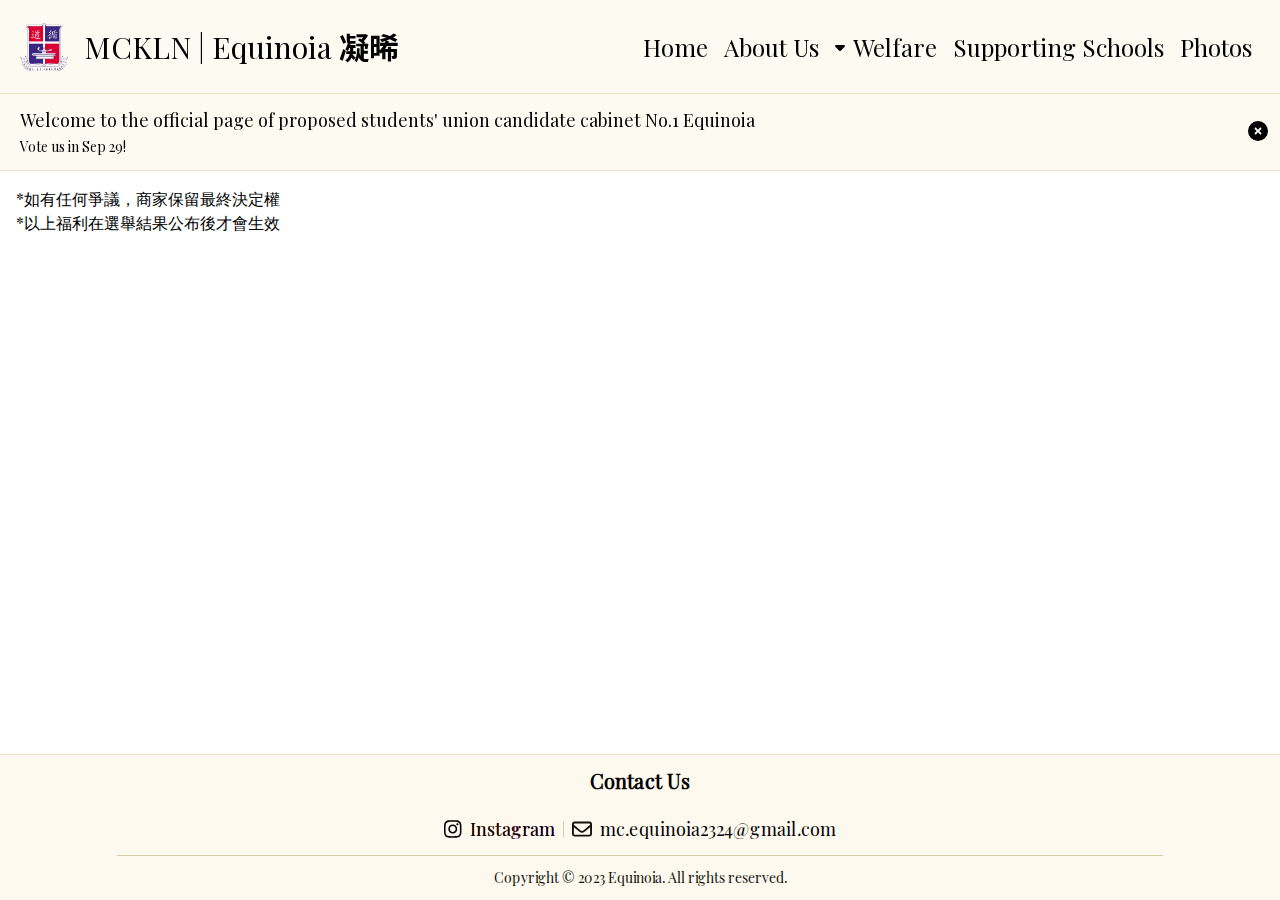
<file: welfare.html>
<!DOCTYPE html><html lang="en"><head><meta charSet="utf-8"/><link rel="stylesheet" href="/_next/static/css/1935fafa8aa78da1.css" data-precedence="next"/><link rel="stylesheet" href="/_next/static/css/5758437845b4140e.css" data-precedence="next"/><link rel="stylesheet" href="/_next/static/css/81e33b1ba1bcafc5.css" data-precedence="next"/><link rel="preload" href="/_next/static/chunks/webpack-04146c170a37279e.js" as="script"/><link rel="preload" href="/_next/static/chunks/fd9d1056-63bdaa4c9c21e8b3.js" as="script"/><link rel="preload" href="/_next/static/chunks/596-75d8959f597f5ef7.js" as="script"/><link rel="preload" href="/_next/static/chunks/main-app-0cbfac08d3e39aa9.js" as="script"/><link rel="icon" href="/icon.ico" sizes="any"/><meta name="theme-color" content="#fdf9ee"/><title>Equinoia</title><meta name="description" content="Propose students‘union candidate cabinet No.1"/><meta name="viewport" content="width=device-width, initial-scale=1"/><link rel="icon" href="/favicon.ico" type="image/x-icon" sizes="any"/><script src="/_next/static/chunks/polyfills-78c92fac7aa8fdd8.js" noModule=""></script></head><body class="__className_3f7c7d transition-all m-0 p-0 w-screen overflow-x-hidden"><script>!function(){try{var d=document.documentElement,n='data-theme',s='setAttribute';var e=localStorage.getItem('theme');if('system'===e||(!e&&true)){var t='(prefers-color-scheme: dark)',m=window.matchMedia(t);if(m.media!==t||m.matches){d.style.colorScheme = 'dark';d[s](n,'dark')}else{d.style.colorScheme = 'light';d[s](n,'light')}}else if(e){d[s](n,e|| '')}if(e==='light'||e==='dark')d.style.colorScheme=e}catch(e){}}()</script><div class="fixed z-[100] left-1/2 -translate-x-1/2"><div class="flex flex-col justify-center items-center gap-y-2"></div></div><div><div class="flex flex-col min-h-screen w-screen"><div class="sticky top-0 w-screen z-50 origin-top"><div class="z-50 flex bg-nav/80 dark:bg-nav-dark/80 flex-wrap gap-2 p-2 lg:p-5 m-0 w-screen items-center dark:text-white backdrop-blur-md border-b border-rice-content/50 dark:border-white/50 "><img src="/school_icon.png" alt="MCKLN icon" class="lg:h-12 lg:w-12 md:w-10 md:h-10 w-8 h-8"/><span class="text-xl lg:text-3xl m-2 text-black dark:text-rice flex-1 ">MCKLN | <a href="/">Equinoia <span class="__className_122769">凝晞</span></a></span></div></div><!--$--><div class="flex flex-col"><div class="flex-1"><div></div></div><div class="flex flex-col m-2 lg:m-4"><span>*如有任何爭議，商家保留最終決定權</span><span>*以上福利在選舉結果公布後才會生效</span></div></div><!--/$--><div class="flex-1 flex items-end"><div class="bg-rice p-3 flex w-screen flex-col items-center justify-center z-40 border-t border-rice-content/50"><div class="flex justify-center items-center w-screen flex-col"><p class="text-xl font-bold mb-5">Contact Us</p><div class="flex flex-row items-center justify-center gap-2"><a target="_blank" class="flex items-center justify-center [&amp;&gt;]:hover:text-blue-600" href="https://www.instagram.com/equinoia.mc"><svg aria-hidden="true" focusable="false" data-prefix="fab" data-icon="instagram" class="svg-inline--fa fa-instagram mr-2 text-xl" role="img" xmlns="http://www.w3.org/2000/svg" viewBox="0 0 448 512"><path fill="currentColor" d="M224.1 141c-63.6 0-114.9 51.3-114.9 114.9s51.3 114.9 114.9 114.9S339 319.5 339 255.9 287.7 141 224.1 141zm0 189.6c-41.1 0-74.7-33.5-74.7-74.7s33.5-74.7 74.7-74.7 74.7 33.5 74.7 74.7-33.6 74.7-74.7 74.7zm146.4-194.3c0 14.9-12 26.8-26.8 26.8-14.9 0-26.8-12-26.8-26.8s12-26.8 26.8-26.8 26.8 12 26.8 26.8zm76.1 27.2c-1.7-35.9-9.9-67.7-36.2-93.9-26.2-26.2-58-34.4-93.9-36.2-37-2.1-147.9-2.1-184.9 0-35.8 1.7-67.6 9.9-93.9 36.1s-34.4 58-36.2 93.9c-2.1 37-2.1 147.9 0 184.9 1.7 35.9 9.9 67.7 36.2 93.9s58 34.4 93.9 36.2c37 2.1 147.9 2.1 184.9 0 35.9-1.7 67.7-9.9 93.9-36.2 26.2-26.2 34.4-58 36.2-93.9 2.1-37 2.1-147.8 0-184.8zM398.8 388c-7.8 19.6-22.9 34.7-42.6 42.6-29.5 11.7-99.5 9-132.1 9s-102.7 2.6-132.1-9c-19.6-7.8-34.7-22.9-42.6-42.6-11.7-29.5-9-99.5-9-132.1s-2.6-102.7 9-132.1c7.8-19.6 22.9-34.7 42.6-42.6 29.5-11.7 99.5-9 132.1-9s102.7-2.6 132.1 9c19.6 7.8 34.7 22.9 42.6 42.6 11.7 29.5 9 99.5 9 132.1s2.7 102.7-9 132.1z"></path></svg><span class="text-sm lg:text-lg bg-clip-text from-orange-600 to-purple-600 bg-gradient-to-r hover:text-transparent">Instagram</span></a><div class="h-4 w-[1px] bg-rice-content"></div><div class="flex items-center justify-center"><svg aria-hidden="true" focusable="false" data-prefix="far" data-icon="envelope" class="svg-inline--fa fa-envelope mr-2 text-xl text-rice-dark" role="img" xmlns="http://www.w3.org/2000/svg" viewBox="0 0 512 512"><path fill="currentColor" d="M64 112c-8.8 0-16 7.2-16 16v22.1L220.5 291.7c20.7 17 50.4 17 71.1 0L464 150.1V128c0-8.8-7.2-16-16-16H64zM48 212.2V384c0 8.8 7.2 16 16 16H448c8.8 0 16-7.2 16-16V212.2L322 328.8c-38.4 31.5-93.7 31.5-132 0L48 212.2zM0 128C0 92.7 28.7 64 64 64H448c35.3 0 64 28.7 64 64V384c0 35.3-28.7 64-64 64H64c-35.3 0-64-28.7-64-64V128z"></path></svg><span class="text-sm lg:text-lg">mc.equinoia2324@gmail.com</span></div></div></div><div class="w-5/6 h-[1px] my-3 bg-rice-content"></div><span class="text-sm text-rice-dark">Copyright © 2023 Equinoia. All rights reserved.</span></div></div></div></div><script src="/_next/static/chunks/webpack-04146c170a37279e.js" async=""></script><script src="/_next/static/chunks/fd9d1056-63bdaa4c9c21e8b3.js" async=""></script><script src="/_next/static/chunks/596-75d8959f597f5ef7.js" async=""></script><script src="/_next/static/chunks/main-app-0cbfac08d3e39aa9.js" async=""></script><script>(self.__next_f=self.__next_f||[]).push([0])</script><script>self.__next_f.push([1,"1:HL[\"/_next/static/css/1935fafa8aa78da1.css\",{\"as\":\"style\"}]\n2:HL[\"/_next/static/css/5758437845b4140e.css\",{\"as\":\"style\"}]\n0:\"$L3\"\n"])</script><script>self.__next_f.push([1,"4:HL[\"/_next/static/css/81e33b1ba1bcafc5.css\",{\"as\":\"style\"}]\n"])</script><script>self.__next_f.push([1,"5:I{\"id\":7948,\"chunks\":[\"272:static/chunks/webpack-04146c170a37279e.js\",\"971:static/chunks/fd9d1056-63bdaa4c9c21e8b3.js\",\"596:static/chunks/596-75d8959f597f5ef7.js\"],\"name\":\"default\",\"async\":false}\n7:I{\"id\":6628,\"chunks\":[\"272:static/chunks/webpack-04146c170a37279e.js\",\"971:static/chunks/fd9d1056-63bdaa4c9c21e8b3.js\",\"596:static/chunks/596-75d8959f597f5ef7.js\"],\"name\":\"GlobalError\",\"async\":false}\n8:I{\"id\":1431,\"chunks\":[\"185:static/chunks/app/layout-f844d7eb0d51e6a6.js\"],\"name\":\"Providers\",\"async\":false}\n9:"])</script><script>self.__next_f.push([1,"I{\"id\":7767,\"chunks\":[\"272:static/chunks/webpack-04146c170a37279e.js\",\"971:static/chunks/fd9d1056-63bdaa4c9c21e8b3.js\",\"596:static/chunks/596-75d8959f597f5ef7.js\"],\"name\":\"default\",\"async\":false}\na:I{\"id\":7920,\"chunks\":[\"272:static/chunks/webpack-04146c170a37279e.js\",\"971:static/chunks/fd9d1056-63bdaa4c9c21e8b3.js\",\"596:static/chunks/596-75d8959f597f5ef7.js\"],\"name\":\"default\",\"async\":false}\nb:I{\"id\":2106,\"chunks\":[\"676:static/chunks/870fdd6f-c01a767f5d302a89.js\",\"114:static/chunks/114-08913d47a5d13749.js\",\""])</script><script>self.__next_f.push([1,"685:static/chunks/685-a3dc1c0352705b43.js\",\"367:static/chunks/367-a8de38c4b3288fb1.js\",\"106:static/chunks/106-08ae80edae2e5398.js\",\"262:static/chunks/app/not-found-ae06c0c25abe4652.js\"],\"name\":\"\",\"async\":false}\nc:I{\"id\":6685,\"chunks\":[\"685:static/chunks/685-a3dc1c0352705b43.js\",\"896:static/chunks/app/(navbar)/not-found-8bd387a5d91032e0.js\"],\"name\":\"\",\"async\":false}\nd:I{\"id\":9994,\"chunks\":[\"676:static/chunks/870fdd6f-c01a767f5d302a89.js\",\"958:static/chunks/69b09407-ad23f2a32478eae0.js\",\"114:static/chunks/114"])</script><script>self.__next_f.push([1,"-08913d47a5d13749.js\",\"685:static/chunks/685-a3dc1c0352705b43.js\",\"367:static/chunks/367-a8de38c4b3288fb1.js\",\"106:static/chunks/106-08ae80edae2e5398.js\",\"713:static/chunks/app/(navbar)/layout-a4f59a0edecf93e1.js\"],\"name\":\"\",\"async\":false}\ne:I{\"id\":5992,\"chunks\":[\"442:static/chunks/app/(navbar)/welfare/layout-bdf394fc9c6d56cd.js\"],\"name\":\"\",\"async\":false}\n"])</script><script>self.__next_f.push([1,"3:[[[\"$\",\"link\",\"0\",{\"rel\":\"stylesheet\",\"href\":\"/_next/static/css/1935fafa8aa78da1.css\",\"precedence\":\"next\"}],[\"$\",\"link\",\"1\",{\"rel\":\"stylesheet\",\"href\":\"/_next/static/css/5758437845b4140e.css\",\"precedence\":\"next\"}]],[\"$\",\"$L5\",null,{\"buildId\":\"fzasqimw6Wx1jOSYD43GB\",\"assetPrefix\":\"\",\"initialCanonicalUrl\":\"/welfare\",\"initialTree\":[\"\",{\"children\":[\"(navbar)\",{\"children\":[\"welfare\",{\"children\":[\"__PAGE__\",{}]}]}]},\"$undefined\",\"$undefined\",true],\"initialHead\":\"$L6\",\"globalErrorComponent\":\"$7\",\"children\":[[\"$\",\"html\",null,{\"lang\":\"en\",\"children\":[[\"$\",\"link\",null,{\"rel\":\"icon\",\"href\":\"/icon.ico\",\"sizes\":\"any\"}],[\"$\",\"meta\",null,{\"name\":\"theme-color\",\"content\":\"#fdf9ee\"}],[\"$\",\"body\",null,{\"className\":\"__className_3f7c7d transition-all m-0 p-0 w-screen overflow-x-hidden\",\"children\":[\"$\",\"$L8\",null,{\"children\":[\"$\",\"$L9\",null,{\"parallelRouterKey\":\"children\",\"segmentPath\":[\"children\"],\"error\":\"$undefined\",\"errorStyles\":\"$undefined\",\"loading\":\"$undefined\",\"loadingStyles\":\"$undefined\",\"hasLoading\":false,\"template\":[\"$\",\"$La\",null,{}],\"templateStyles\":\"$undefined\",\"notFound\":[\"$\",\"div\",null,{\"className\":\"h-screen flex flex-col\",\"children\":[[\"$\",\"$Lb\",null,{}],[\"$\",\"div\",null,{\"className\":\"flex flex-1 justify-center content-center items-center\",\"children\":[\"$\",\"div\",null,{\"className\":\"text-center flex items-center justify-center flex-col\",\"children\":[[\"$\",\"img\",null,{\"src\":\"/icon.jpg\",\"alt\":\"Icon of Equinoia\",\"className\":\"w-1/4 z-0 rounded-full\"}],[\"$\",\"p\",null,{\"className\":\"text-3xl \",\"children\":\"Opps! Page Not Found!\"}],[\"$\",\"p\",null,{\"children\":[\"You may want to go to our \",[\"$\",\"$Lc\",null,{\"href\":\"/\",\"className\":\"text-blue-600 hover:text-blue-800\",\"children\":\"home page\"}]]}]]}]}]]}],\"notFoundStyles\":[[\"$\",\"link\",\"0\",{\"rel\":\"stylesheet\",\"href\":\"/_next/static/css/81e33b1ba1bcafc5.css\",\"precedence\":\"$undefined\"}]],\"childProp\":{\"current\":[[\"$\",\"$Ld\",null,{\"children\":[\"$\",\"$L9\",null,{\"parallelRouterKey\":\"children\",\"segmentPath\":[\"children\",\"(navbar)\",\"children\"],\"error\":\"$undefined\",\"errorStyles\":\"$undefined\",\"loading\":[\"$\",\"div\",null,{\"className\":\"flex justify-center items-center content-center h-screen\",\"children\":[\"$\",\"div\",null,{\"className\":\"\",\"children\":[\"$\",\"svg\",null,{\"aria-hidden\":\"true\",\"focusable\":\"false\",\"data-prefix\":\"fas\",\"data-icon\":\"spinner\",\"className\":\"svg-inline--fa fa-spinner fa-spin text-6xl m-6 text-rice-content dark:text-gold-300\",\"role\":\"img\",\"xmlns\":\"http://www.w3.org/2000/svg\",\"viewBox\":\"0 0 512 512\",\"style\":{},\"children\":[\"$\",\"path\",null,{\"fill\":\"currentColor\",\"d\":\"M304 48a48 48 0 1 0 -96 0 48 48 0 1 0 96 0zm0 416a48 48 0 1 0 -96 0 48 48 0 1 0 96 0zM48 304a48 48 0 1 0 0-96 48 48 0 1 0 0 96zm464-48a48 48 0 1 0 -96 0 48 48 0 1 0 96 0zM142.9 437A48 48 0 1 0 75 369.1 48 48 0 1 0 142.9 437zm0-294.2A48 48 0 1 0 75 75a48 48 0 1 0 67.9 67.9zM369.1 437A48 48 0 1 0 437 369.1 48 48 0 1 0 369.1 437z\",\"style\":{}}]}]}]}],\"loadingStyles\":[],\"hasLoading\":true,\"template\":[\"$\",\"$La\",null,{}],\"templateStyles\":\"$undefined\",\"notFound\":[\"$\",\"div\",null,{\"className\":\"h-screen flex flex-col\",\"children\":[\"$\",\"div\",null,{\"className\":\"flex flex-1 justify-center content-center items-center\",\"children\":[\"$\",\"div\",null,{\"className\":\"text-center flex items-center justify-center flex-col\",\"children\":[[\"$\",\"img\",null,{\"src\":\"/icon.jpg\",\"alt\":\"Icon of Equinoia\",\"className\":\"w-1/4 z-0 rounded-full\"}],[\"$\",\"p\",null,{\"className\":\"text-3xl \",\"children\":\"Opps! Page Not Found!\"}],[\"$\",\"p\",null,{\"children\":[\"You may want to go to our \",[\"$\",\"$Lc\",null,{\"href\":\"/\",\"className\":\"text-blue-600 hover:text-blue-800\",\"children\":\"home page\"}]]}]]}]}]}],\"notFoundStyles\":[],\"childProp\":{\"current\":[[\"$\",\"$Le\",null,{\"children\":[\"$\",\"$L9\",null,{\"parallelRouterKey\":\"children\",\"segmentPath\":[\"children\",\"(navbar)\",\"children\",\"welfare\",\"children\"],\"error\":\"$undefined\",\"errorStyles\":\"$undefined\",\"loading\":\"$undefined\",\"loadingStyles\":\"$undefined\",\"hasLoading\":false,\"template\":[\"$\",\"$La\",null,{}],\"templateStyles\":\"$undefined\",\"notFound\":\"$undefined\",\"notFoundStyles\":\"$undefined\",\"childProp\":{\"current\":[[\"$\",\"div\",null,{}],null],\"segment\":\"__PAGE__\"},\"styles\":[]}],\"params\":{}}],null],\"segment\":\"welfare\"},\"styles\":[]}],\"params\":{}}],null],\"segment\":\"(navbar)\"},\"styles\":[[\"$\",\"link\",\"0\",{\"rel\":\"stylesheet\",\"href\":\"/_next/static/css/81e33b1ba1bcafc5.css\",\"precedence\":\"next\"}]]}]}]}]]}],null]}]]\n"])</script><script>self.__next_f.push([1,"6:[[\"$\",\"meta\",\"0\",{\"charSet\":\"utf-8\"}],[\"$\",\"title\",\"1\",{\"children\":\"Equinoia\"}],[\"$\",\"meta\",\"2\",{\"name\":\"description\",\"content\":\"Propose students‘union candidate cabinet No.1\"}],[\"$\",\"meta\",\"3\",{\"name\":\"viewport\",\"content\":\"width=device-width, initial-scale=1\"}],[\"$\",\"link\",\"4\",{\"rel\":\"icon\",\"href\":\"/favicon.ico\",\"type\":\"image/x-icon\",\"sizes\":\"any\"}]]\n"])</script></body></html>
</file>
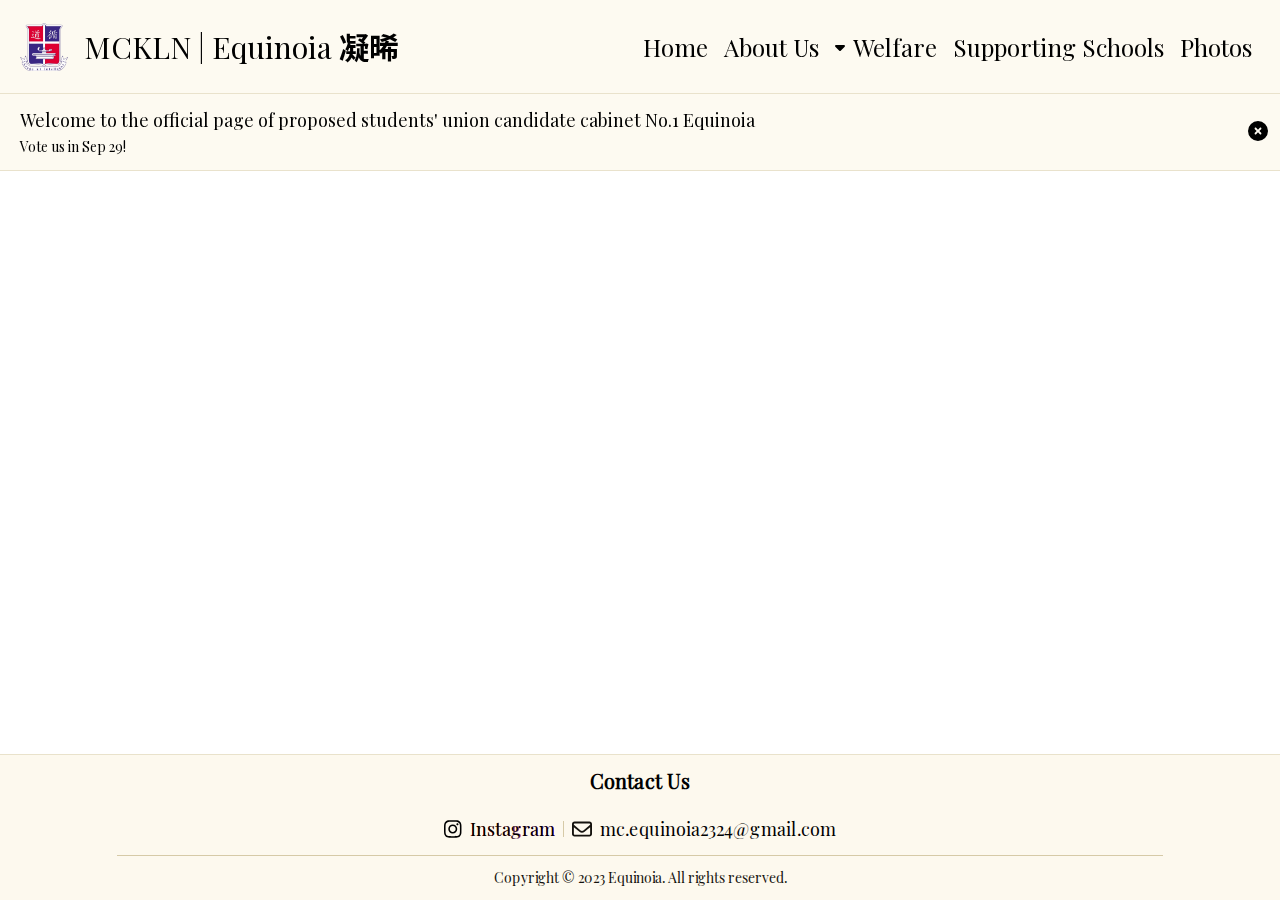
<file: election/external.html>
<!DOCTYPE html><html lang="en"><head><meta charSet="utf-8"/><link rel="stylesheet" href="/_next/static/css/1935fafa8aa78da1.css" data-precedence="next"/><link rel="stylesheet" href="/_next/static/css/5758437845b4140e.css" data-precedence="next"/><link rel="stylesheet" href="/_next/static/css/81e33b1ba1bcafc5.css" data-precedence="next"/><link rel="preload" href="/_next/static/chunks/webpack-04146c170a37279e.js" as="script"/><link rel="preload" href="/_next/static/chunks/fd9d1056-63bdaa4c9c21e8b3.js" as="script"/><link rel="preload" href="/_next/static/chunks/596-75d8959f597f5ef7.js" as="script"/><link rel="preload" href="/_next/static/chunks/main-app-0cbfac08d3e39aa9.js" as="script"/><link rel="icon" href="/icon.ico" sizes="any"/><meta name="theme-color" content="#fdf9ee"/><title>Equinoia</title><meta name="description" content="Propose students‘union candidate cabinet No.1"/><meta name="viewport" content="width=device-width, initial-scale=1"/><link rel="icon" href="/favicon.ico" type="image/x-icon" sizes="any"/><script src="/_next/static/chunks/polyfills-78c92fac7aa8fdd8.js" noModule=""></script></head><body class="__className_3f7c7d transition-all m-0 p-0 w-screen overflow-x-hidden"><script>!function(){try{var d=document.documentElement,n='data-theme',s='setAttribute';var e=localStorage.getItem('theme');if('system'===e||(!e&&true)){var t='(prefers-color-scheme: dark)',m=window.matchMedia(t);if(m.media!==t||m.matches){d.style.colorScheme = 'dark';d[s](n,'dark')}else{d.style.colorScheme = 'light';d[s](n,'light')}}else if(e){d[s](n,e|| '')}if(e==='light'||e==='dark')d.style.colorScheme=e}catch(e){}}()</script><div class="fixed z-[100] left-1/2 -translate-x-1/2"><div class="flex flex-col justify-center items-center gap-y-2"></div></div><div><div class="flex flex-col min-h-screen w-screen"><div class="sticky top-0 w-screen z-50 origin-top"><div class="z-50 flex bg-nav/80 dark:bg-nav-dark/80 flex-wrap gap-2 p-2 lg:p-5 m-0 w-screen items-center dark:text-white backdrop-blur-md border-b border-rice-content/50 dark:border-white/50 "><img src="/school_icon.png" alt="MCKLN icon" class="lg:h-12 lg:w-12 md:w-10 md:h-10 w-8 h-8"/><span class="text-xl lg:text-3xl m-2 text-black dark:text-rice flex-1 ">MCKLN | <a href="/">Equinoia <span class="__className_122769">凝晞</span></a></span></div></div><!--$--><div></div><!--/$--><div class="flex-1 flex items-end"><div class="bg-rice p-3 flex w-screen flex-col items-center justify-center z-40 border-t border-rice-content/50"><div class="flex justify-center items-center w-screen flex-col"><p class="text-xl font-bold mb-5">Contact Us</p><div class="flex flex-row items-center justify-center gap-2"><a target="_blank" class="flex items-center justify-center [&amp;&gt;]:hover:text-blue-600" href="https://www.instagram.com/equinoia.mc"><svg aria-hidden="true" focusable="false" data-prefix="fab" data-icon="instagram" class="svg-inline--fa fa-instagram mr-2 text-xl" role="img" xmlns="http://www.w3.org/2000/svg" viewBox="0 0 448 512"><path fill="currentColor" d="M224.1 141c-63.6 0-114.9 51.3-114.9 114.9s51.3 114.9 114.9 114.9S339 319.5 339 255.9 287.7 141 224.1 141zm0 189.6c-41.1 0-74.7-33.5-74.7-74.7s33.5-74.7 74.7-74.7 74.7 33.5 74.7 74.7-33.6 74.7-74.7 74.7zm146.4-194.3c0 14.9-12 26.8-26.8 26.8-14.9 0-26.8-12-26.8-26.8s12-26.8 26.8-26.8 26.8 12 26.8 26.8zm76.1 27.2c-1.7-35.9-9.9-67.7-36.2-93.9-26.2-26.2-58-34.4-93.9-36.2-37-2.1-147.9-2.1-184.9 0-35.8 1.7-67.6 9.9-93.9 36.1s-34.4 58-36.2 93.9c-2.1 37-2.1 147.9 0 184.9 1.7 35.9 9.9 67.7 36.2 93.9s58 34.4 93.9 36.2c37 2.1 147.9 2.1 184.9 0 35.9-1.7 67.7-9.9 93.9-36.2 26.2-26.2 34.4-58 36.2-93.9 2.1-37 2.1-147.8 0-184.8zM398.8 388c-7.8 19.6-22.9 34.7-42.6 42.6-29.5 11.7-99.5 9-132.1 9s-102.7 2.6-132.1-9c-19.6-7.8-34.7-22.9-42.6-42.6-11.7-29.5-9-99.5-9-132.1s-2.6-102.7 9-132.1c7.8-19.6 22.9-34.7 42.6-42.6 29.5-11.7 99.5-9 132.1-9s102.7-2.6 132.1 9c19.6 7.8 34.7 22.9 42.6 42.6 11.7 29.5 9 99.5 9 132.1s2.7 102.7-9 132.1z"></path></svg><span class="text-sm lg:text-lg bg-clip-text from-orange-600 to-purple-600 bg-gradient-to-r hover:text-transparent">Instagram</span></a><div class="h-4 w-[1px] bg-rice-content"></div><div class="flex items-center justify-center"><svg aria-hidden="true" focusable="false" data-prefix="far" data-icon="envelope" class="svg-inline--fa fa-envelope mr-2 text-xl text-rice-dark" role="img" xmlns="http://www.w3.org/2000/svg" viewBox="0 0 512 512"><path fill="currentColor" d="M64 112c-8.8 0-16 7.2-16 16v22.1L220.5 291.7c20.7 17 50.4 17 71.1 0L464 150.1V128c0-8.8-7.2-16-16-16H64zM48 212.2V384c0 8.8 7.2 16 16 16H448c8.8 0 16-7.2 16-16V212.2L322 328.8c-38.4 31.5-93.7 31.5-132 0L48 212.2zM0 128C0 92.7 28.7 64 64 64H448c35.3 0 64 28.7 64 64V384c0 35.3-28.7 64-64 64H64c-35.3 0-64-28.7-64-64V128z"></path></svg><span class="text-sm lg:text-lg">mc.equinoia2324@gmail.com</span></div></div></div><div class="w-5/6 h-[1px] my-3 bg-rice-content"></div><span class="text-sm text-rice-dark">Copyright © 2023 Equinoia. All rights reserved.</span></div></div></div></div><script src="/_next/static/chunks/webpack-04146c170a37279e.js" async=""></script><script src="/_next/static/chunks/fd9d1056-63bdaa4c9c21e8b3.js" async=""></script><script src="/_next/static/chunks/596-75d8959f597f5ef7.js" async=""></script><script src="/_next/static/chunks/main-app-0cbfac08d3e39aa9.js" async=""></script><script>(self.__next_f=self.__next_f||[]).push([0])</script><script>self.__next_f.push([1,"1:HL[\"/_next/static/css/1935fafa8aa78da1.css\",{\"as\":\"style\"}]\n2:HL[\"/_next/static/css/5758437845b4140e.css\",{\"as\":\"style\"}]\n0:\"$L3\"\n"])</script><script>self.__next_f.push([1,"4:HL[\"/_next/static/css/81e33b1ba1bcafc5.css\",{\"as\":\"style\"}]\n"])</script><script>self.__next_f.push([1,"5:I{\"id\":7948,\"chunks\":[\"272:static/chunks/webpack-04146c170a37279e.js\",\"971:static/chunks/fd9d1056-63bdaa4c9c21e8b3.js\",\"596:static/chunks/596-75d8959f597f5ef7.js\"],\"name\":\"default\",\"async\":false}\n7:I{\"id\":6628,\"chunks\":[\"272:static/chunks/webpack-04146c170a37279e.js\",\"971:static/chunks/fd9d1056-63bdaa4c9c21e8b3.js\",\"596:static/chunks/596-75d8959f597f5ef7.js\"],\"name\":\"GlobalError\",\"async\":false}\n8:I{\"id\":1431,\"chunks\":[\"185:static/chunks/app/layout-f844d7eb0d51e6a6.js\"],\"name\":\"Providers\",\"async\":false}\n9:"])</script><script>self.__next_f.push([1,"I{\"id\":7767,\"chunks\":[\"272:static/chunks/webpack-04146c170a37279e.js\",\"971:static/chunks/fd9d1056-63bdaa4c9c21e8b3.js\",\"596:static/chunks/596-75d8959f597f5ef7.js\"],\"name\":\"default\",\"async\":false}\na:I{\"id\":7920,\"chunks\":[\"272:static/chunks/webpack-04146c170a37279e.js\",\"971:static/chunks/fd9d1056-63bdaa4c9c21e8b3.js\",\"596:static/chunks/596-75d8959f597f5ef7.js\"],\"name\":\"default\",\"async\":false}\nb:I{\"id\":2106,\"chunks\":[\"676:static/chunks/870fdd6f-c01a767f5d302a89.js\",\"114:static/chunks/114-08913d47a5d13749.js\",\""])</script><script>self.__next_f.push([1,"685:static/chunks/685-a3dc1c0352705b43.js\",\"367:static/chunks/367-a8de38c4b3288fb1.js\",\"106:static/chunks/106-08ae80edae2e5398.js\",\"262:static/chunks/app/not-found-ae06c0c25abe4652.js\"],\"name\":\"\",\"async\":false}\nc:I{\"id\":6685,\"chunks\":[\"685:static/chunks/685-a3dc1c0352705b43.js\",\"896:static/chunks/app/(navbar)/not-found-8bd387a5d91032e0.js\"],\"name\":\"\",\"async\":false}\nd:I{\"id\":9994,\"chunks\":[\"676:static/chunks/870fdd6f-c01a767f5d302a89.js\",\"958:static/chunks/69b09407-ad23f2a32478eae0.js\",\"114:static/chunks/114"])</script><script>self.__next_f.push([1,"-08913d47a5d13749.js\",\"685:static/chunks/685-a3dc1c0352705b43.js\",\"367:static/chunks/367-a8de38c4b3288fb1.js\",\"106:static/chunks/106-08ae80edae2e5398.js\",\"713:static/chunks/app/(navbar)/layout-a4f59a0edecf93e1.js\"],\"name\":\"\",\"async\":false}\n"])</script><script>self.__next_f.push([1,"3:[[[\"$\",\"link\",\"0\",{\"rel\":\"stylesheet\",\"href\":\"/_next/static/css/1935fafa8aa78da1.css\",\"precedence\":\"next\"}],[\"$\",\"link\",\"1\",{\"rel\":\"stylesheet\",\"href\":\"/_next/static/css/5758437845b4140e.css\",\"precedence\":\"next\"}]],[\"$\",\"$L5\",null,{\"buildId\":\"fzasqimw6Wx1jOSYD43GB\",\"assetPrefix\":\"\",\"initialCanonicalUrl\":\"/election/external\",\"initialTree\":[\"\",{\"children\":[\"(navbar)\",{\"children\":[\"election\",{\"children\":[\"external\",{\"children\":[\"__PAGE__\",{}]}]}]}]},\"$undefined\",\"$undefined\",true],\"initialHead\":\"$L6\",\"globalErrorComponent\":\"$7\",\"children\":[[\"$\",\"html\",null,{\"lang\":\"en\",\"children\":[[\"$\",\"link\",null,{\"rel\":\"icon\",\"href\":\"/icon.ico\",\"sizes\":\"any\"}],[\"$\",\"meta\",null,{\"name\":\"theme-color\",\"content\":\"#fdf9ee\"}],[\"$\",\"body\",null,{\"className\":\"__className_3f7c7d transition-all m-0 p-0 w-screen overflow-x-hidden\",\"children\":[\"$\",\"$L8\",null,{\"children\":[\"$\",\"$L9\",null,{\"parallelRouterKey\":\"children\",\"segmentPath\":[\"children\"],\"error\":\"$undefined\",\"errorStyles\":\"$undefined\",\"loading\":\"$undefined\",\"loadingStyles\":\"$undefined\",\"hasLoading\":false,\"template\":[\"$\",\"$La\",null,{}],\"templateStyles\":\"$undefined\",\"notFound\":[\"$\",\"div\",null,{\"className\":\"h-screen flex flex-col\",\"children\":[[\"$\",\"$Lb\",null,{}],[\"$\",\"div\",null,{\"className\":\"flex flex-1 justify-center content-center items-center\",\"children\":[\"$\",\"div\",null,{\"className\":\"text-center flex items-center justify-center flex-col\",\"children\":[[\"$\",\"img\",null,{\"src\":\"/icon.jpg\",\"alt\":\"Icon of Equinoia\",\"className\":\"w-1/4 z-0 rounded-full\"}],[\"$\",\"p\",null,{\"className\":\"text-3xl \",\"children\":\"Opps! Page Not Found!\"}],[\"$\",\"p\",null,{\"children\":[\"You may want to go to our \",[\"$\",\"$Lc\",null,{\"href\":\"/\",\"className\":\"text-blue-600 hover:text-blue-800\",\"children\":\"home page\"}]]}]]}]}]]}],\"notFoundStyles\":[[\"$\",\"link\",\"0\",{\"rel\":\"stylesheet\",\"href\":\"/_next/static/css/81e33b1ba1bcafc5.css\",\"precedence\":\"$undefined\"}]],\"childProp\":{\"current\":[[\"$\",\"$Ld\",null,{\"children\":[\"$\",\"$L9\",null,{\"parallelRouterKey\":\"children\",\"segmentPath\":[\"children\",\"(navbar)\",\"children\"],\"error\":\"$undefined\",\"errorStyles\":\"$undefined\",\"loading\":[\"$\",\"div\",null,{\"className\":\"flex justify-center items-center content-center h-screen\",\"children\":[\"$\",\"div\",null,{\"className\":\"\",\"children\":[\"$\",\"svg\",null,{\"aria-hidden\":\"true\",\"focusable\":\"false\",\"data-prefix\":\"fas\",\"data-icon\":\"spinner\",\"className\":\"svg-inline--fa fa-spinner fa-spin text-6xl m-6 text-rice-content dark:text-gold-300\",\"role\":\"img\",\"xmlns\":\"http://www.w3.org/2000/svg\",\"viewBox\":\"0 0 512 512\",\"style\":{},\"children\":[\"$\",\"path\",null,{\"fill\":\"currentColor\",\"d\":\"M304 48a48 48 0 1 0 -96 0 48 48 0 1 0 96 0zm0 416a48 48 0 1 0 -96 0 48 48 0 1 0 96 0zM48 304a48 48 0 1 0 0-96 48 48 0 1 0 0 96zm464-48a48 48 0 1 0 -96 0 48 48 0 1 0 96 0zM142.9 437A48 48 0 1 0 75 369.1 48 48 0 1 0 142.9 437zm0-294.2A48 48 0 1 0 75 75a48 48 0 1 0 67.9 67.9zM369.1 437A48 48 0 1 0 437 369.1 48 48 0 1 0 369.1 437z\",\"style\":{}}]}]}]}],\"loadingStyles\":[],\"hasLoading\":true,\"template\":[\"$\",\"$La\",null,{}],\"templateStyles\":\"$undefined\",\"notFound\":[\"$\",\"div\",null,{\"className\":\"h-screen flex flex-col\",\"children\":[\"$\",\"div\",null,{\"className\":\"flex flex-1 justify-center content-center items-center\",\"children\":[\"$\",\"div\",null,{\"className\":\"text-center flex items-center justify-center flex-col\",\"children\":[[\"$\",\"img\",null,{\"src\":\"/icon.jpg\",\"alt\":\"Icon of Equinoia\",\"className\":\"w-1/4 z-0 rounded-full\"}],[\"$\",\"p\",null,{\"className\":\"text-3xl \",\"children\":\"Opps! Page Not Found!\"}],[\"$\",\"p\",null,{\"children\":[\"You may want to go to our \",[\"$\",\"$Lc\",null,{\"href\":\"/\",\"className\":\"text-blue-600 hover:text-blue-800\",\"children\":\"home page\"}]]}]]}]}]}],\"notFoundStyles\":[],\"childProp\":{\"current\":[\"$\",\"$L9\",null,{\"parallelRouterKey\":\"children\",\"segmentPath\":[\"children\",\"(navbar)\",\"children\",\"election\",\"children\"],\"error\":\"$undefined\",\"errorStyles\":\"$undefined\",\"loading\":\"$undefined\",\"loadingStyles\":\"$undefined\",\"hasLoading\":false,\"template\":[\"$\",\"$La\",null,{}],\"templateStyles\":\"$undefined\",\"notFound\":\"$undefined\",\"notFoundStyles\":\"$undefined\",\"childProp\":{\"current\":[\"$\",\"$L9\",null,{\"parallelRouterKey\":\"children\",\"segmentPath\":[\"children\",\"(navbar)\",\"children\",\"election\",\"children\",\"external\",\"children\"],\"error\":\"$undefined\",\"errorStyles\":\"$undefined\",\"loading\":\"$undefined\",\"loadingStyles\":\"$undefined\",\"hasLoading\":false,\"template\":[\"$\",\"$La\",null,{}],\"templateStyles\":\"$undefined\",\"notFound\":\"$undefined\",\"notFoundStyles\":\"$undefined\",\"childProp\":{\"current\":[[\"$\",\"div\",null,{}],null],\"segment\":\"__PAGE__\"},\"styles\":[]}],\"segment\":\"external\"},\"styles\":[]}],\"segment\":\"election\"},\"styles\":[]}],\"params\":{}}],null],\"segment\":\"(navbar)\"},\"styles\":[[\"$\",\"link\",\"0\",{\"rel\":\"stylesheet\",\"href\":\"/_next/static/css/81e33b1ba1bcafc5.css\",\"precedence\":\"next\"}]]}]}]}]]}],null]}]]\n"])</script><script>self.__next_f.push([1,"6:[[\"$\",\"meta\",\"0\",{\"charSet\":\"utf-8\"}],[\"$\",\"title\",\"1\",{\"children\":\"Equinoia\"}],[\"$\",\"meta\",\"2\",{\"name\":\"description\",\"content\":\"Propose students‘union candidate cabinet No.1\"}],[\"$\",\"meta\",\"3\",{\"name\":\"viewport\",\"content\":\"width=device-width, initial-scale=1\"}],[\"$\",\"link\",\"4\",{\"rel\":\"icon\",\"href\":\"/favicon.ico\",\"type\":\"image/x-icon\",\"sizes\":\"any\"}]]\n"])</script></body></html>
</file>
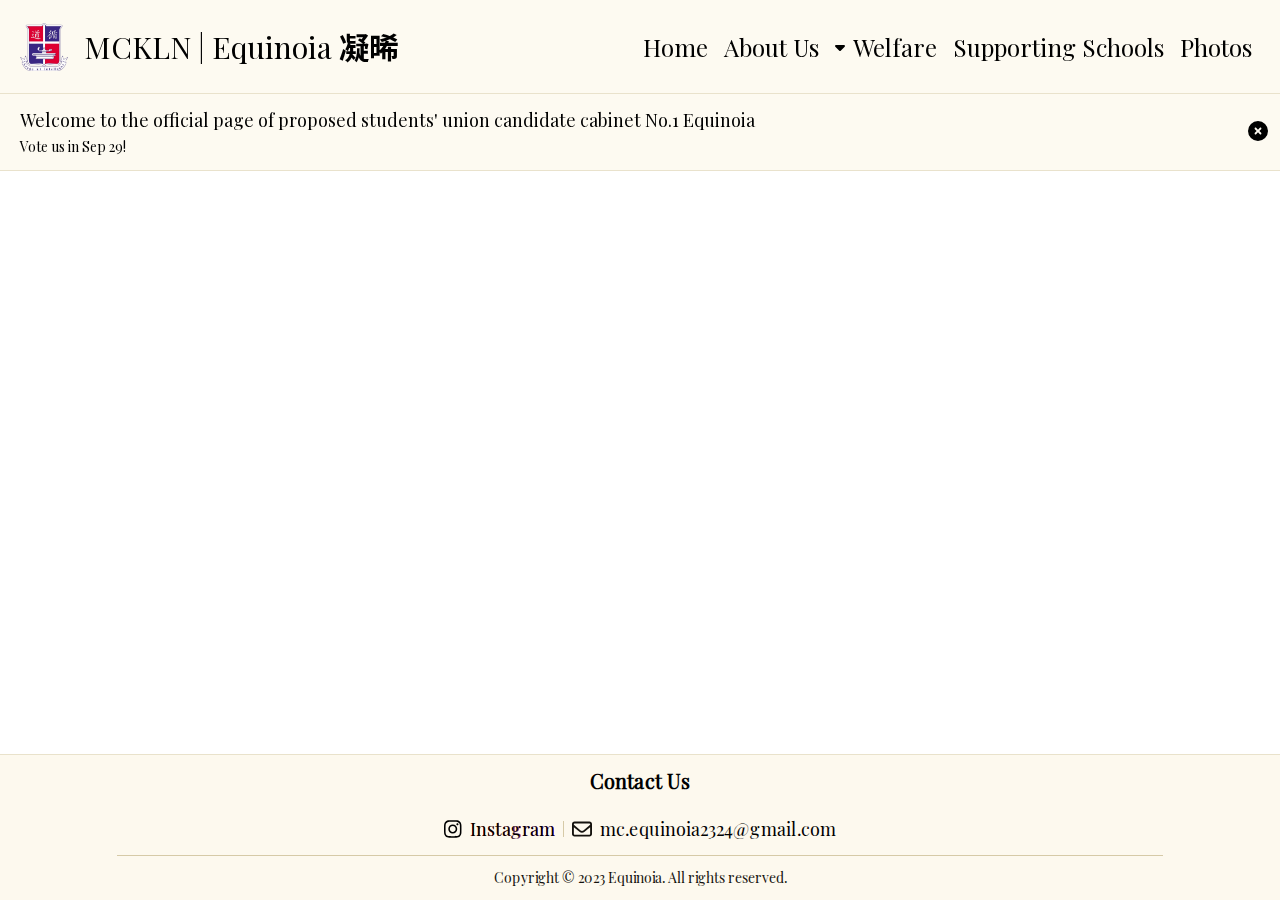
<file: election/internal.html>
<!DOCTYPE html><html lang="en"><head><meta charSet="utf-8"/><link rel="stylesheet" href="/_next/static/css/1935fafa8aa78da1.css" data-precedence="next"/><link rel="stylesheet" href="/_next/static/css/5758437845b4140e.css" data-precedence="next"/><link rel="stylesheet" href="/_next/static/css/81e33b1ba1bcafc5.css" data-precedence="next"/><link rel="preload" href="/_next/static/chunks/webpack-04146c170a37279e.js" as="script"/><link rel="preload" href="/_next/static/chunks/fd9d1056-63bdaa4c9c21e8b3.js" as="script"/><link rel="preload" href="/_next/static/chunks/596-75d8959f597f5ef7.js" as="script"/><link rel="preload" href="/_next/static/chunks/main-app-0cbfac08d3e39aa9.js" as="script"/><link rel="icon" href="/icon.ico" sizes="any"/><meta name="theme-color" content="#fdf9ee"/><title>Equinoia</title><meta name="description" content="Propose students‘union candidate cabinet No.1"/><meta name="viewport" content="width=device-width, initial-scale=1"/><link rel="icon" href="/favicon.ico" type="image/x-icon" sizes="any"/><script src="/_next/static/chunks/polyfills-78c92fac7aa8fdd8.js" noModule=""></script></head><body class="__className_3f7c7d transition-all m-0 p-0 w-screen overflow-x-hidden"><script>!function(){try{var d=document.documentElement,n='data-theme',s='setAttribute';var e=localStorage.getItem('theme');if('system'===e||(!e&&true)){var t='(prefers-color-scheme: dark)',m=window.matchMedia(t);if(m.media!==t||m.matches){d.style.colorScheme = 'dark';d[s](n,'dark')}else{d.style.colorScheme = 'light';d[s](n,'light')}}else if(e){d[s](n,e|| '')}if(e==='light'||e==='dark')d.style.colorScheme=e}catch(e){}}()</script><div class="fixed z-[100] left-1/2 -translate-x-1/2"><div class="flex flex-col justify-center items-center gap-y-2"></div></div><div><div class="flex flex-col min-h-screen w-screen"><div class="sticky top-0 w-screen z-50 origin-top"><div class="z-50 flex bg-nav/80 dark:bg-nav-dark/80 flex-wrap gap-2 p-2 lg:p-5 m-0 w-screen items-center dark:text-white backdrop-blur-md border-b border-rice-content/50 dark:border-white/50 "><img src="/school_icon.png" alt="MCKLN icon" class="lg:h-12 lg:w-12 md:w-10 md:h-10 w-8 h-8"/><span class="text-xl lg:text-3xl m-2 text-black dark:text-rice flex-1 ">MCKLN | <a href="/">Equinoia <span class="__className_122769">凝晞</span></a></span></div></div><!--$--><div></div><!--/$--><div class="flex-1 flex items-end"><div class="bg-rice p-3 flex w-screen flex-col items-center justify-center z-40 border-t border-rice-content/50"><div class="flex justify-center items-center w-screen flex-col"><p class="text-xl font-bold mb-5">Contact Us</p><div class="flex flex-row items-center justify-center gap-2"><a target="_blank" class="flex items-center justify-center [&amp;&gt;]:hover:text-blue-600" href="https://www.instagram.com/equinoia.mc"><svg aria-hidden="true" focusable="false" data-prefix="fab" data-icon="instagram" class="svg-inline--fa fa-instagram mr-2 text-xl" role="img" xmlns="http://www.w3.org/2000/svg" viewBox="0 0 448 512"><path fill="currentColor" d="M224.1 141c-63.6 0-114.9 51.3-114.9 114.9s51.3 114.9 114.9 114.9S339 319.5 339 255.9 287.7 141 224.1 141zm0 189.6c-41.1 0-74.7-33.5-74.7-74.7s33.5-74.7 74.7-74.7 74.7 33.5 74.7 74.7-33.6 74.7-74.7 74.7zm146.4-194.3c0 14.9-12 26.8-26.8 26.8-14.9 0-26.8-12-26.8-26.8s12-26.8 26.8-26.8 26.8 12 26.8 26.8zm76.1 27.2c-1.7-35.9-9.9-67.7-36.2-93.9-26.2-26.2-58-34.4-93.9-36.2-37-2.1-147.9-2.1-184.9 0-35.8 1.7-67.6 9.9-93.9 36.1s-34.4 58-36.2 93.9c-2.1 37-2.1 147.9 0 184.9 1.7 35.9 9.9 67.7 36.2 93.9s58 34.4 93.9 36.2c37 2.1 147.9 2.1 184.9 0 35.9-1.7 67.7-9.9 93.9-36.2 26.2-26.2 34.4-58 36.2-93.9 2.1-37 2.1-147.8 0-184.8zM398.8 388c-7.8 19.6-22.9 34.7-42.6 42.6-29.5 11.7-99.5 9-132.1 9s-102.7 2.6-132.1-9c-19.6-7.8-34.7-22.9-42.6-42.6-11.7-29.5-9-99.5-9-132.1s-2.6-102.7 9-132.1c7.8-19.6 22.9-34.7 42.6-42.6 29.5-11.7 99.5-9 132.1-9s102.7-2.6 132.1 9c19.6 7.8 34.7 22.9 42.6 42.6 11.7 29.5 9 99.5 9 132.1s2.7 102.7-9 132.1z"></path></svg><span class="text-sm lg:text-lg bg-clip-text from-orange-600 to-purple-600 bg-gradient-to-r hover:text-transparent">Instagram</span></a><div class="h-4 w-[1px] bg-rice-content"></div><div class="flex items-center justify-center"><svg aria-hidden="true" focusable="false" data-prefix="far" data-icon="envelope" class="svg-inline--fa fa-envelope mr-2 text-xl text-rice-dark" role="img" xmlns="http://www.w3.org/2000/svg" viewBox="0 0 512 512"><path fill="currentColor" d="M64 112c-8.8 0-16 7.2-16 16v22.1L220.5 291.7c20.7 17 50.4 17 71.1 0L464 150.1V128c0-8.8-7.2-16-16-16H64zM48 212.2V384c0 8.8 7.2 16 16 16H448c8.8 0 16-7.2 16-16V212.2L322 328.8c-38.4 31.5-93.7 31.5-132 0L48 212.2zM0 128C0 92.7 28.7 64 64 64H448c35.3 0 64 28.7 64 64V384c0 35.3-28.7 64-64 64H64c-35.3 0-64-28.7-64-64V128z"></path></svg><span class="text-sm lg:text-lg">mc.equinoia2324@gmail.com</span></div></div></div><div class="w-5/6 h-[1px] my-3 bg-rice-content"></div><span class="text-sm text-rice-dark">Copyright © 2023 Equinoia. All rights reserved.</span></div></div></div></div><script src="/_next/static/chunks/webpack-04146c170a37279e.js" async=""></script><script src="/_next/static/chunks/fd9d1056-63bdaa4c9c21e8b3.js" async=""></script><script src="/_next/static/chunks/596-75d8959f597f5ef7.js" async=""></script><script src="/_next/static/chunks/main-app-0cbfac08d3e39aa9.js" async=""></script><script>(self.__next_f=self.__next_f||[]).push([0])</script><script>self.__next_f.push([1,"1:HL[\"/_next/static/css/1935fafa8aa78da1.css\",{\"as\":\"style\"}]\n2:HL[\"/_next/static/css/5758437845b4140e.css\",{\"as\":\"style\"}]\n0:\"$L3\"\n"])</script><script>self.__next_f.push([1,"4:HL[\"/_next/static/css/81e33b1ba1bcafc5.css\",{\"as\":\"style\"}]\n"])</script><script>self.__next_f.push([1,"5:I{\"id\":7948,\"chunks\":[\"272:static/chunks/webpack-04146c170a37279e.js\",\"971:static/chunks/fd9d1056-63bdaa4c9c21e8b3.js\",\"596:static/chunks/596-75d8959f597f5ef7.js\"],\"name\":\"default\",\"async\":false}\n7:I{\"id\":6628,\"chunks\":[\"272:static/chunks/webpack-04146c170a37279e.js\",\"971:static/chunks/fd9d1056-63bdaa4c9c21e8b3.js\",\"596:static/chunks/596-75d8959f597f5ef7.js\"],\"name\":\"GlobalError\",\"async\":false}\n8:I{\"id\":1431,\"chunks\":[\"185:static/chunks/app/layout-f844d7eb0d51e6a6.js\"],\"name\":\"Providers\",\"async\":false}\n9:"])</script><script>self.__next_f.push([1,"I{\"id\":7767,\"chunks\":[\"272:static/chunks/webpack-04146c170a37279e.js\",\"971:static/chunks/fd9d1056-63bdaa4c9c21e8b3.js\",\"596:static/chunks/596-75d8959f597f5ef7.js\"],\"name\":\"default\",\"async\":false}\na:I{\"id\":7920,\"chunks\":[\"272:static/chunks/webpack-04146c170a37279e.js\",\"971:static/chunks/fd9d1056-63bdaa4c9c21e8b3.js\",\"596:static/chunks/596-75d8959f597f5ef7.js\"],\"name\":\"default\",\"async\":false}\nb:I{\"id\":2106,\"chunks\":[\"676:static/chunks/870fdd6f-c01a767f5d302a89.js\",\"114:static/chunks/114-08913d47a5d13749.js\",\""])</script><script>self.__next_f.push([1,"685:static/chunks/685-a3dc1c0352705b43.js\",\"367:static/chunks/367-a8de38c4b3288fb1.js\",\"106:static/chunks/106-08ae80edae2e5398.js\",\"262:static/chunks/app/not-found-ae06c0c25abe4652.js\"],\"name\":\"\",\"async\":false}\nc:I{\"id\":6685,\"chunks\":[\"685:static/chunks/685-a3dc1c0352705b43.js\",\"896:static/chunks/app/(navbar)/not-found-8bd387a5d91032e0.js\"],\"name\":\"\",\"async\":false}\nd:I{\"id\":9994,\"chunks\":[\"676:static/chunks/870fdd6f-c01a767f5d302a89.js\",\"958:static/chunks/69b09407-ad23f2a32478eae0.js\",\"114:static/chunks/114"])</script><script>self.__next_f.push([1,"-08913d47a5d13749.js\",\"685:static/chunks/685-a3dc1c0352705b43.js\",\"367:static/chunks/367-a8de38c4b3288fb1.js\",\"106:static/chunks/106-08ae80edae2e5398.js\",\"713:static/chunks/app/(navbar)/layout-a4f59a0edecf93e1.js\"],\"name\":\"\",\"async\":false}\n"])</script><script>self.__next_f.push([1,"3:[[[\"$\",\"link\",\"0\",{\"rel\":\"stylesheet\",\"href\":\"/_next/static/css/1935fafa8aa78da1.css\",\"precedence\":\"next\"}],[\"$\",\"link\",\"1\",{\"rel\":\"stylesheet\",\"href\":\"/_next/static/css/5758437845b4140e.css\",\"precedence\":\"next\"}]],[\"$\",\"$L5\",null,{\"buildId\":\"fzasqimw6Wx1jOSYD43GB\",\"assetPrefix\":\"\",\"initialCanonicalUrl\":\"/election/internal\",\"initialTree\":[\"\",{\"children\":[\"(navbar)\",{\"children\":[\"election\",{\"children\":[\"internal\",{\"children\":[\"__PAGE__\",{}]}]}]}]},\"$undefined\",\"$undefined\",true],\"initialHead\":\"$L6\",\"globalErrorComponent\":\"$7\",\"children\":[[\"$\",\"html\",null,{\"lang\":\"en\",\"children\":[[\"$\",\"link\",null,{\"rel\":\"icon\",\"href\":\"/icon.ico\",\"sizes\":\"any\"}],[\"$\",\"meta\",null,{\"name\":\"theme-color\",\"content\":\"#fdf9ee\"}],[\"$\",\"body\",null,{\"className\":\"__className_3f7c7d transition-all m-0 p-0 w-screen overflow-x-hidden\",\"children\":[\"$\",\"$L8\",null,{\"children\":[\"$\",\"$L9\",null,{\"parallelRouterKey\":\"children\",\"segmentPath\":[\"children\"],\"error\":\"$undefined\",\"errorStyles\":\"$undefined\",\"loading\":\"$undefined\",\"loadingStyles\":\"$undefined\",\"hasLoading\":false,\"template\":[\"$\",\"$La\",null,{}],\"templateStyles\":\"$undefined\",\"notFound\":[\"$\",\"div\",null,{\"className\":\"h-screen flex flex-col\",\"children\":[[\"$\",\"$Lb\",null,{}],[\"$\",\"div\",null,{\"className\":\"flex flex-1 justify-center content-center items-center\",\"children\":[\"$\",\"div\",null,{\"className\":\"text-center flex items-center justify-center flex-col\",\"children\":[[\"$\",\"img\",null,{\"src\":\"/icon.jpg\",\"alt\":\"Icon of Equinoia\",\"className\":\"w-1/4 z-0 rounded-full\"}],[\"$\",\"p\",null,{\"className\":\"text-3xl \",\"children\":\"Opps! Page Not Found!\"}],[\"$\",\"p\",null,{\"children\":[\"You may want to go to our \",[\"$\",\"$Lc\",null,{\"href\":\"/\",\"className\":\"text-blue-600 hover:text-blue-800\",\"children\":\"home page\"}]]}]]}]}]]}],\"notFoundStyles\":[[\"$\",\"link\",\"0\",{\"rel\":\"stylesheet\",\"href\":\"/_next/static/css/81e33b1ba1bcafc5.css\",\"precedence\":\"$undefined\"}]],\"childProp\":{\"current\":[[\"$\",\"$Ld\",null,{\"children\":[\"$\",\"$L9\",null,{\"parallelRouterKey\":\"children\",\"segmentPath\":[\"children\",\"(navbar)\",\"children\"],\"error\":\"$undefined\",\"errorStyles\":\"$undefined\",\"loading\":[\"$\",\"div\",null,{\"className\":\"flex justify-center items-center content-center h-screen\",\"children\":[\"$\",\"div\",null,{\"className\":\"\",\"children\":[\"$\",\"svg\",null,{\"aria-hidden\":\"true\",\"focusable\":\"false\",\"data-prefix\":\"fas\",\"data-icon\":\"spinner\",\"className\":\"svg-inline--fa fa-spinner fa-spin text-6xl m-6 text-rice-content dark:text-gold-300\",\"role\":\"img\",\"xmlns\":\"http://www.w3.org/2000/svg\",\"viewBox\":\"0 0 512 512\",\"style\":{},\"children\":[\"$\",\"path\",null,{\"fill\":\"currentColor\",\"d\":\"M304 48a48 48 0 1 0 -96 0 48 48 0 1 0 96 0zm0 416a48 48 0 1 0 -96 0 48 48 0 1 0 96 0zM48 304a48 48 0 1 0 0-96 48 48 0 1 0 0 96zm464-48a48 48 0 1 0 -96 0 48 48 0 1 0 96 0zM142.9 437A48 48 0 1 0 75 369.1 48 48 0 1 0 142.9 437zm0-294.2A48 48 0 1 0 75 75a48 48 0 1 0 67.9 67.9zM369.1 437A48 48 0 1 0 437 369.1 48 48 0 1 0 369.1 437z\",\"style\":{}}]}]}]}],\"loadingStyles\":[],\"hasLoading\":true,\"template\":[\"$\",\"$La\",null,{}],\"templateStyles\":\"$undefined\",\"notFound\":[\"$\",\"div\",null,{\"className\":\"h-screen flex flex-col\",\"children\":[\"$\",\"div\",null,{\"className\":\"flex flex-1 justify-center content-center items-center\",\"children\":[\"$\",\"div\",null,{\"className\":\"text-center flex items-center justify-center flex-col\",\"children\":[[\"$\",\"img\",null,{\"src\":\"/icon.jpg\",\"alt\":\"Icon of Equinoia\",\"className\":\"w-1/4 z-0 rounded-full\"}],[\"$\",\"p\",null,{\"className\":\"text-3xl \",\"children\":\"Opps! Page Not Found!\"}],[\"$\",\"p\",null,{\"children\":[\"You may want to go to our \",[\"$\",\"$Lc\",null,{\"href\":\"/\",\"className\":\"text-blue-600 hover:text-blue-800\",\"children\":\"home page\"}]]}]]}]}]}],\"notFoundStyles\":[],\"childProp\":{\"current\":[\"$\",\"$L9\",null,{\"parallelRouterKey\":\"children\",\"segmentPath\":[\"children\",\"(navbar)\",\"children\",\"election\",\"children\"],\"error\":\"$undefined\",\"errorStyles\":\"$undefined\",\"loading\":\"$undefined\",\"loadingStyles\":\"$undefined\",\"hasLoading\":false,\"template\":[\"$\",\"$La\",null,{}],\"templateStyles\":\"$undefined\",\"notFound\":\"$undefined\",\"notFoundStyles\":\"$undefined\",\"childProp\":{\"current\":[\"$\",\"$L9\",null,{\"parallelRouterKey\":\"children\",\"segmentPath\":[\"children\",\"(navbar)\",\"children\",\"election\",\"children\",\"internal\",\"children\"],\"error\":\"$undefined\",\"errorStyles\":\"$undefined\",\"loading\":\"$undefined\",\"loadingStyles\":\"$undefined\",\"hasLoading\":false,\"template\":[\"$\",\"$La\",null,{}],\"templateStyles\":\"$undefined\",\"notFound\":\"$undefined\",\"notFoundStyles\":\"$undefined\",\"childProp\":{\"current\":[[\"$\",\"div\",null,{}],null],\"segment\":\"__PAGE__\"},\"styles\":[]}],\"segment\":\"internal\"},\"styles\":[]}],\"segment\":\"election\"},\"styles\":[]}],\"params\":{}}],null],\"segment\":\"(navbar)\"},\"styles\":[[\"$\",\"link\",\"0\",{\"rel\":\"stylesheet\",\"href\":\"/_next/static/css/81e33b1ba1bcafc5.css\",\"precedence\":\"next\"}]]}]}]}]]}],null]}]]\n"])</script><script>self.__next_f.push([1,"6:[[\"$\",\"meta\",\"0\",{\"charSet\":\"utf-8\"}],[\"$\",\"title\",\"1\",{\"children\":\"Equinoia\"}],[\"$\",\"meta\",\"2\",{\"name\":\"description\",\"content\":\"Propose students‘union candidate cabinet No.1\"}],[\"$\",\"meta\",\"3\",{\"name\":\"viewport\",\"content\":\"width=device-width, initial-scale=1\"}],[\"$\",\"link\",\"4\",{\"rel\":\"icon\",\"href\":\"/favicon.ico\",\"type\":\"image/x-icon\",\"sizes\":\"any\"}]]\n"])</script></body></html>
</file>
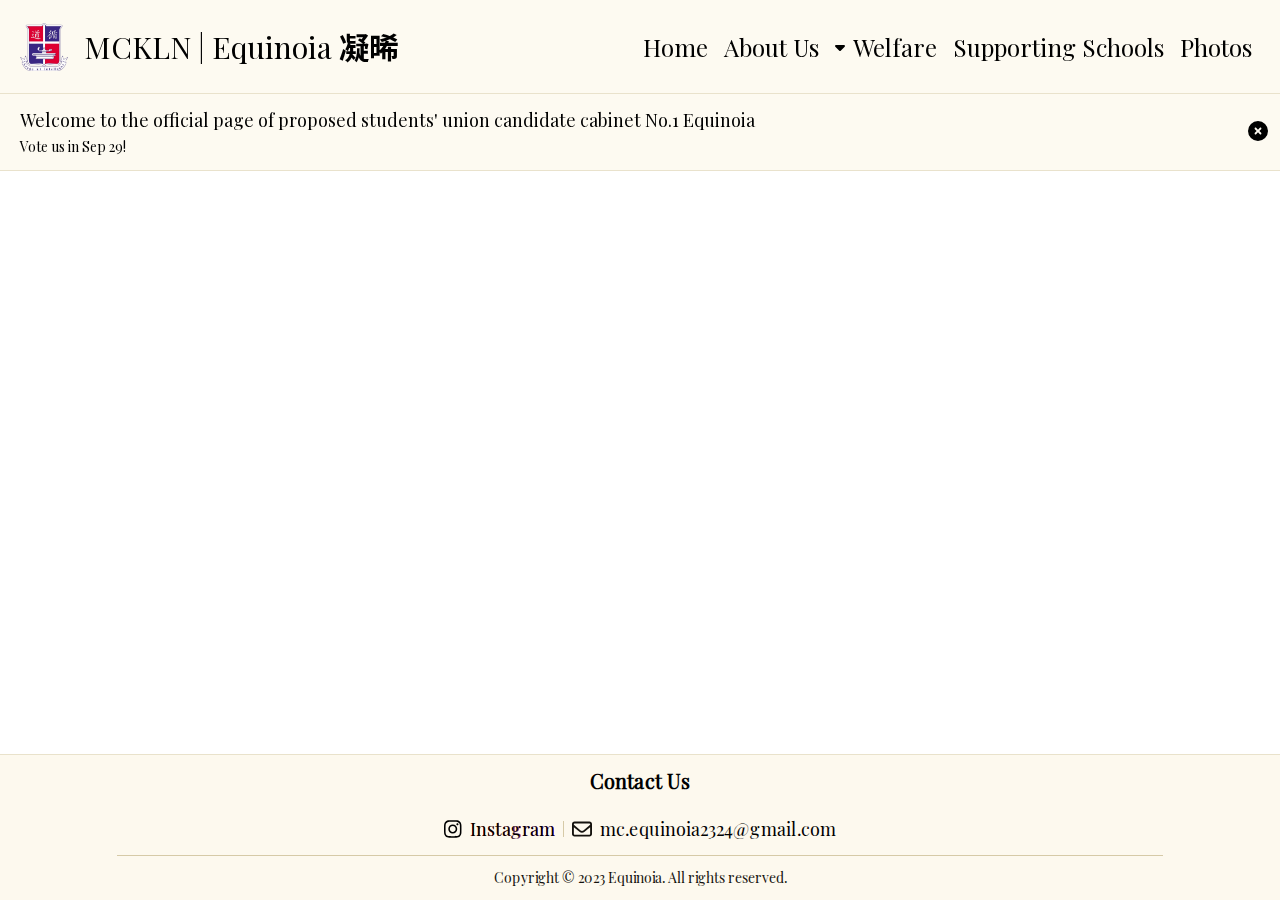
<file: election/policy.html>
<!DOCTYPE html><html lang="en"><head><meta charSet="utf-8"/><link rel="stylesheet" href="/_next/static/css/1935fafa8aa78da1.css" data-precedence="next"/><link rel="stylesheet" href="/_next/static/css/5758437845b4140e.css" data-precedence="next"/><link rel="stylesheet" href="/_next/static/css/81e33b1ba1bcafc5.css" data-precedence="next"/><link rel="preload" href="/_next/static/chunks/webpack-04146c170a37279e.js" as="script"/><link rel="preload" href="/_next/static/chunks/fd9d1056-63bdaa4c9c21e8b3.js" as="script"/><link rel="preload" href="/_next/static/chunks/596-75d8959f597f5ef7.js" as="script"/><link rel="preload" href="/_next/static/chunks/main-app-0cbfac08d3e39aa9.js" as="script"/><link rel="icon" href="/icon.ico" sizes="any"/><meta name="theme-color" content="#fdf9ee"/><title>Equinoia</title><meta name="description" content="Propose students‘union candidate cabinet No.1"/><meta name="viewport" content="width=device-width, initial-scale=1"/><link rel="icon" href="/favicon.ico" type="image/x-icon" sizes="any"/><script src="/_next/static/chunks/polyfills-78c92fac7aa8fdd8.js" noModule=""></script></head><body class="__className_3f7c7d transition-all m-0 p-0 w-screen overflow-x-hidden"><script>!function(){try{var d=document.documentElement,n='data-theme',s='setAttribute';var e=localStorage.getItem('theme');if('system'===e||(!e&&true)){var t='(prefers-color-scheme: dark)',m=window.matchMedia(t);if(m.media!==t||m.matches){d.style.colorScheme = 'dark';d[s](n,'dark')}else{d.style.colorScheme = 'light';d[s](n,'light')}}else if(e){d[s](n,e|| '')}if(e==='light'||e==='dark')d.style.colorScheme=e}catch(e){}}()</script><div class="fixed z-[100] left-1/2 -translate-x-1/2"><div class="flex flex-col justify-center items-center gap-y-2"></div></div><div><div class="flex flex-col min-h-screen w-screen"><div class="sticky top-0 w-screen z-50 origin-top"><div class="z-50 flex bg-nav/80 dark:bg-nav-dark/80 flex-wrap gap-2 p-2 lg:p-5 m-0 w-screen items-center dark:text-white backdrop-blur-md border-b border-rice-content/50 dark:border-white/50 "><img src="/school_icon.png" alt="MCKLN icon" class="lg:h-12 lg:w-12 md:w-10 md:h-10 w-8 h-8"/><span class="text-xl lg:text-3xl m-2 text-black dark:text-rice flex-1 ">MCKLN | <a href="/">Equinoia <span class="__className_122769">凝晞</span></a></span></div></div><!--$--><div></div><!--/$--><div class="flex-1 flex items-end"><div class="bg-rice p-3 flex w-screen flex-col items-center justify-center z-40 border-t border-rice-content/50"><div class="flex justify-center items-center w-screen flex-col"><p class="text-xl font-bold mb-5">Contact Us</p><div class="flex flex-row items-center justify-center gap-2"><a target="_blank" class="flex items-center justify-center [&amp;&gt;]:hover:text-blue-600" href="https://www.instagram.com/equinoia.mc"><svg aria-hidden="true" focusable="false" data-prefix="fab" data-icon="instagram" class="svg-inline--fa fa-instagram mr-2 text-xl" role="img" xmlns="http://www.w3.org/2000/svg" viewBox="0 0 448 512"><path fill="currentColor" d="M224.1 141c-63.6 0-114.9 51.3-114.9 114.9s51.3 114.9 114.9 114.9S339 319.5 339 255.9 287.7 141 224.1 141zm0 189.6c-41.1 0-74.7-33.5-74.7-74.7s33.5-74.7 74.7-74.7 74.7 33.5 74.7 74.7-33.6 74.7-74.7 74.7zm146.4-194.3c0 14.9-12 26.8-26.8 26.8-14.9 0-26.8-12-26.8-26.8s12-26.8 26.8-26.8 26.8 12 26.8 26.8zm76.1 27.2c-1.7-35.9-9.9-67.7-36.2-93.9-26.2-26.2-58-34.4-93.9-36.2-37-2.1-147.9-2.1-184.9 0-35.8 1.7-67.6 9.9-93.9 36.1s-34.4 58-36.2 93.9c-2.1 37-2.1 147.9 0 184.9 1.7 35.9 9.9 67.7 36.2 93.9s58 34.4 93.9 36.2c37 2.1 147.9 2.1 184.9 0 35.9-1.7 67.7-9.9 93.9-36.2 26.2-26.2 34.4-58 36.2-93.9 2.1-37 2.1-147.8 0-184.8zM398.8 388c-7.8 19.6-22.9 34.7-42.6 42.6-29.5 11.7-99.5 9-132.1 9s-102.7 2.6-132.1-9c-19.6-7.8-34.7-22.9-42.6-42.6-11.7-29.5-9-99.5-9-132.1s-2.6-102.7 9-132.1c7.8-19.6 22.9-34.7 42.6-42.6 29.5-11.7 99.5-9 132.1-9s102.7-2.6 132.1 9c19.6 7.8 34.7 22.9 42.6 42.6 11.7 29.5 9 99.5 9 132.1s2.7 102.7-9 132.1z"></path></svg><span class="text-sm lg:text-lg bg-clip-text from-orange-600 to-purple-600 bg-gradient-to-r hover:text-transparent">Instagram</span></a><div class="h-4 w-[1px] bg-rice-content"></div><div class="flex items-center justify-center"><svg aria-hidden="true" focusable="false" data-prefix="far" data-icon="envelope" class="svg-inline--fa fa-envelope mr-2 text-xl text-rice-dark" role="img" xmlns="http://www.w3.org/2000/svg" viewBox="0 0 512 512"><path fill="currentColor" d="M64 112c-8.8 0-16 7.2-16 16v22.1L220.5 291.7c20.7 17 50.4 17 71.1 0L464 150.1V128c0-8.8-7.2-16-16-16H64zM48 212.2V384c0 8.8 7.2 16 16 16H448c8.8 0 16-7.2 16-16V212.2L322 328.8c-38.4 31.5-93.7 31.5-132 0L48 212.2zM0 128C0 92.7 28.7 64 64 64H448c35.3 0 64 28.7 64 64V384c0 35.3-28.7 64-64 64H64c-35.3 0-64-28.7-64-64V128z"></path></svg><span class="text-sm lg:text-lg">mc.equinoia2324@gmail.com</span></div></div></div><div class="w-5/6 h-[1px] my-3 bg-rice-content"></div><span class="text-sm text-rice-dark">Copyright © 2023 Equinoia. All rights reserved.</span></div></div></div></div><script src="/_next/static/chunks/webpack-04146c170a37279e.js" async=""></script><script src="/_next/static/chunks/fd9d1056-63bdaa4c9c21e8b3.js" async=""></script><script src="/_next/static/chunks/596-75d8959f597f5ef7.js" async=""></script><script src="/_next/static/chunks/main-app-0cbfac08d3e39aa9.js" async=""></script><script>(self.__next_f=self.__next_f||[]).push([0])</script><script>self.__next_f.push([1,"1:HL[\"/_next/static/css/1935fafa8aa78da1.css\",{\"as\":\"style\"}]\n2:HL[\"/_next/static/css/5758437845b4140e.css\",{\"as\":\"style\"}]\n0:\"$L3\"\n"])</script><script>self.__next_f.push([1,"4:HL[\"/_next/static/css/81e33b1ba1bcafc5.css\",{\"as\":\"style\"}]\n"])</script><script>self.__next_f.push([1,"5:I{\"id\":7948,\"chunks\":[\"272:static/chunks/webpack-04146c170a37279e.js\",\"971:static/chunks/fd9d1056-63bdaa4c9c21e8b3.js\",\"596:static/chunks/596-75d8959f597f5ef7.js\"],\"name\":\"default\",\"async\":false}\n7:I{\"id\":6628,\"chunks\":[\"272:static/chunks/webpack-04146c170a37279e.js\",\"971:static/chunks/fd9d1056-63bdaa4c9c21e8b3.js\",\"596:static/chunks/596-75d8959f597f5ef7.js\"],\"name\":\"GlobalError\",\"async\":false}\n8:I{\"id\":1431,\"chunks\":[\"185:static/chunks/app/layout-f844d7eb0d51e6a6.js\"],\"name\":\"Providers\",\"async\":false}\n9:"])</script><script>self.__next_f.push([1,"I{\"id\":7767,\"chunks\":[\"272:static/chunks/webpack-04146c170a37279e.js\",\"971:static/chunks/fd9d1056-63bdaa4c9c21e8b3.js\",\"596:static/chunks/596-75d8959f597f5ef7.js\"],\"name\":\"default\",\"async\":false}\na:I{\"id\":7920,\"chunks\":[\"272:static/chunks/webpack-04146c170a37279e.js\",\"971:static/chunks/fd9d1056-63bdaa4c9c21e8b3.js\",\"596:static/chunks/596-75d8959f597f5ef7.js\"],\"name\":\"default\",\"async\":false}\nb:I{\"id\":2106,\"chunks\":[\"676:static/chunks/870fdd6f-c01a767f5d302a89.js\",\"114:static/chunks/114-08913d47a5d13749.js\",\""])</script><script>self.__next_f.push([1,"685:static/chunks/685-a3dc1c0352705b43.js\",\"367:static/chunks/367-a8de38c4b3288fb1.js\",\"106:static/chunks/106-08ae80edae2e5398.js\",\"262:static/chunks/app/not-found-ae06c0c25abe4652.js\"],\"name\":\"\",\"async\":false}\nc:I{\"id\":6685,\"chunks\":[\"685:static/chunks/685-a3dc1c0352705b43.js\",\"896:static/chunks/app/(navbar)/not-found-8bd387a5d91032e0.js\"],\"name\":\"\",\"async\":false}\nd:I{\"id\":9994,\"chunks\":[\"676:static/chunks/870fdd6f-c01a767f5d302a89.js\",\"958:static/chunks/69b09407-ad23f2a32478eae0.js\",\"114:static/chunks/114"])</script><script>self.__next_f.push([1,"-08913d47a5d13749.js\",\"685:static/chunks/685-a3dc1c0352705b43.js\",\"367:static/chunks/367-a8de38c4b3288fb1.js\",\"106:static/chunks/106-08ae80edae2e5398.js\",\"713:static/chunks/app/(navbar)/layout-a4f59a0edecf93e1.js\"],\"name\":\"\",\"async\":false}\n"])</script><script>self.__next_f.push([1,"3:[[[\"$\",\"link\",\"0\",{\"rel\":\"stylesheet\",\"href\":\"/_next/static/css/1935fafa8aa78da1.css\",\"precedence\":\"next\"}],[\"$\",\"link\",\"1\",{\"rel\":\"stylesheet\",\"href\":\"/_next/static/css/5758437845b4140e.css\",\"precedence\":\"next\"}]],[\"$\",\"$L5\",null,{\"buildId\":\"fzasqimw6Wx1jOSYD43GB\",\"assetPrefix\":\"\",\"initialCanonicalUrl\":\"/election/policy\",\"initialTree\":[\"\",{\"children\":[\"(navbar)\",{\"children\":[\"election\",{\"children\":[\"policy\",{\"children\":[\"__PAGE__\",{}]}]}]}]},\"$undefined\",\"$undefined\",true],\"initialHead\":\"$L6\",\"globalErrorComponent\":\"$7\",\"children\":[[\"$\",\"html\",null,{\"lang\":\"en\",\"children\":[[\"$\",\"link\",null,{\"rel\":\"icon\",\"href\":\"/icon.ico\",\"sizes\":\"any\"}],[\"$\",\"meta\",null,{\"name\":\"theme-color\",\"content\":\"#fdf9ee\"}],[\"$\",\"body\",null,{\"className\":\"__className_3f7c7d transition-all m-0 p-0 w-screen overflow-x-hidden\",\"children\":[\"$\",\"$L8\",null,{\"children\":[\"$\",\"$L9\",null,{\"parallelRouterKey\":\"children\",\"segmentPath\":[\"children\"],\"error\":\"$undefined\",\"errorStyles\":\"$undefined\",\"loading\":\"$undefined\",\"loadingStyles\":\"$undefined\",\"hasLoading\":false,\"template\":[\"$\",\"$La\",null,{}],\"templateStyles\":\"$undefined\",\"notFound\":[\"$\",\"div\",null,{\"className\":\"h-screen flex flex-col\",\"children\":[[\"$\",\"$Lb\",null,{}],[\"$\",\"div\",null,{\"className\":\"flex flex-1 justify-center content-center items-center\",\"children\":[\"$\",\"div\",null,{\"className\":\"text-center flex items-center justify-center flex-col\",\"children\":[[\"$\",\"img\",null,{\"src\":\"/icon.jpg\",\"alt\":\"Icon of Equinoia\",\"className\":\"w-1/4 z-0 rounded-full\"}],[\"$\",\"p\",null,{\"className\":\"text-3xl \",\"children\":\"Opps! Page Not Found!\"}],[\"$\",\"p\",null,{\"children\":[\"You may want to go to our \",[\"$\",\"$Lc\",null,{\"href\":\"/\",\"className\":\"text-blue-600 hover:text-blue-800\",\"children\":\"home page\"}]]}]]}]}]]}],\"notFoundStyles\":[[\"$\",\"link\",\"0\",{\"rel\":\"stylesheet\",\"href\":\"/_next/static/css/81e33b1ba1bcafc5.css\",\"precedence\":\"$undefined\"}]],\"childProp\":{\"current\":[[\"$\",\"$Ld\",null,{\"children\":[\"$\",\"$L9\",null,{\"parallelRouterKey\":\"children\",\"segmentPath\":[\"children\",\"(navbar)\",\"children\"],\"error\":\"$undefined\",\"errorStyles\":\"$undefined\",\"loading\":[\"$\",\"div\",null,{\"className\":\"flex justify-center items-center content-center h-screen\",\"children\":[\"$\",\"div\",null,{\"className\":\"\",\"children\":[\"$\",\"svg\",null,{\"aria-hidden\":\"true\",\"focusable\":\"false\",\"data-prefix\":\"fas\",\"data-icon\":\"spinner\",\"className\":\"svg-inline--fa fa-spinner fa-spin text-6xl m-6 text-rice-content dark:text-gold-300\",\"role\":\"img\",\"xmlns\":\"http://www.w3.org/2000/svg\",\"viewBox\":\"0 0 512 512\",\"style\":{},\"children\":[\"$\",\"path\",null,{\"fill\":\"currentColor\",\"d\":\"M304 48a48 48 0 1 0 -96 0 48 48 0 1 0 96 0zm0 416a48 48 0 1 0 -96 0 48 48 0 1 0 96 0zM48 304a48 48 0 1 0 0-96 48 48 0 1 0 0 96zm464-48a48 48 0 1 0 -96 0 48 48 0 1 0 96 0zM142.9 437A48 48 0 1 0 75 369.1 48 48 0 1 0 142.9 437zm0-294.2A48 48 0 1 0 75 75a48 48 0 1 0 67.9 67.9zM369.1 437A48 48 0 1 0 437 369.1 48 48 0 1 0 369.1 437z\",\"style\":{}}]}]}]}],\"loadingStyles\":[],\"hasLoading\":true,\"template\":[\"$\",\"$La\",null,{}],\"templateStyles\":\"$undefined\",\"notFound\":[\"$\",\"div\",null,{\"className\":\"h-screen flex flex-col\",\"children\":[\"$\",\"div\",null,{\"className\":\"flex flex-1 justify-center content-center items-center\",\"children\":[\"$\",\"div\",null,{\"className\":\"text-center flex items-center justify-center flex-col\",\"children\":[[\"$\",\"img\",null,{\"src\":\"/icon.jpg\",\"alt\":\"Icon of Equinoia\",\"className\":\"w-1/4 z-0 rounded-full\"}],[\"$\",\"p\",null,{\"className\":\"text-3xl \",\"children\":\"Opps! Page Not Found!\"}],[\"$\",\"p\",null,{\"children\":[\"You may want to go to our \",[\"$\",\"$Lc\",null,{\"href\":\"/\",\"className\":\"text-blue-600 hover:text-blue-800\",\"children\":\"home page\"}]]}]]}]}]}],\"notFoundStyles\":[],\"childProp\":{\"current\":[\"$\",\"$L9\",null,{\"parallelRouterKey\":\"children\",\"segmentPath\":[\"children\",\"(navbar)\",\"children\",\"election\",\"children\"],\"error\":\"$undefined\",\"errorStyles\":\"$undefined\",\"loading\":\"$undefined\",\"loadingStyles\":\"$undefined\",\"hasLoading\":false,\"template\":[\"$\",\"$La\",null,{}],\"templateStyles\":\"$undefined\",\"notFound\":\"$undefined\",\"notFoundStyles\":\"$undefined\",\"childProp\":{\"current\":[\"$\",\"$L9\",null,{\"parallelRouterKey\":\"children\",\"segmentPath\":[\"children\",\"(navbar)\",\"children\",\"election\",\"children\",\"policy\",\"children\"],\"error\":\"$undefined\",\"errorStyles\":\"$undefined\",\"loading\":\"$undefined\",\"loadingStyles\":\"$undefined\",\"hasLoading\":false,\"template\":[\"$\",\"$La\",null,{}],\"templateStyles\":\"$undefined\",\"notFound\":\"$undefined\",\"notFoundStyles\":\"$undefined\",\"childProp\":{\"current\":[[\"$\",\"div\",null,{}],null],\"segment\":\"__PAGE__\"},\"styles\":[]}],\"segment\":\"policy\"},\"styles\":[]}],\"segment\":\"election\"},\"styles\":[]}],\"params\":{}}],null],\"segment\":\"(navbar)\"},\"styles\":[[\"$\",\"link\",\"0\",{\"rel\":\"stylesheet\",\"href\":\"/_next/static/css/81e33b1ba1bcafc5.css\",\"precedence\":\"next\"}]]}]}]}]]}],null]}]]\n"])</script><script>self.__next_f.push([1,"6:[[\"$\",\"meta\",\"0\",{\"charSet\":\"utf-8\"}],[\"$\",\"title\",\"1\",{\"children\":\"Equinoia\"}],[\"$\",\"meta\",\"2\",{\"name\":\"description\",\"content\":\"Propose students‘union candidate cabinet No.1\"}],[\"$\",\"meta\",\"3\",{\"name\":\"viewport\",\"content\":\"width=device-width, initial-scale=1\"}],[\"$\",\"link\",\"4\",{\"rel\":\"icon\",\"href\":\"/favicon.ico\",\"type\":\"image/x-icon\",\"sizes\":\"any\"}]]\n"])</script></body></html>
</file>
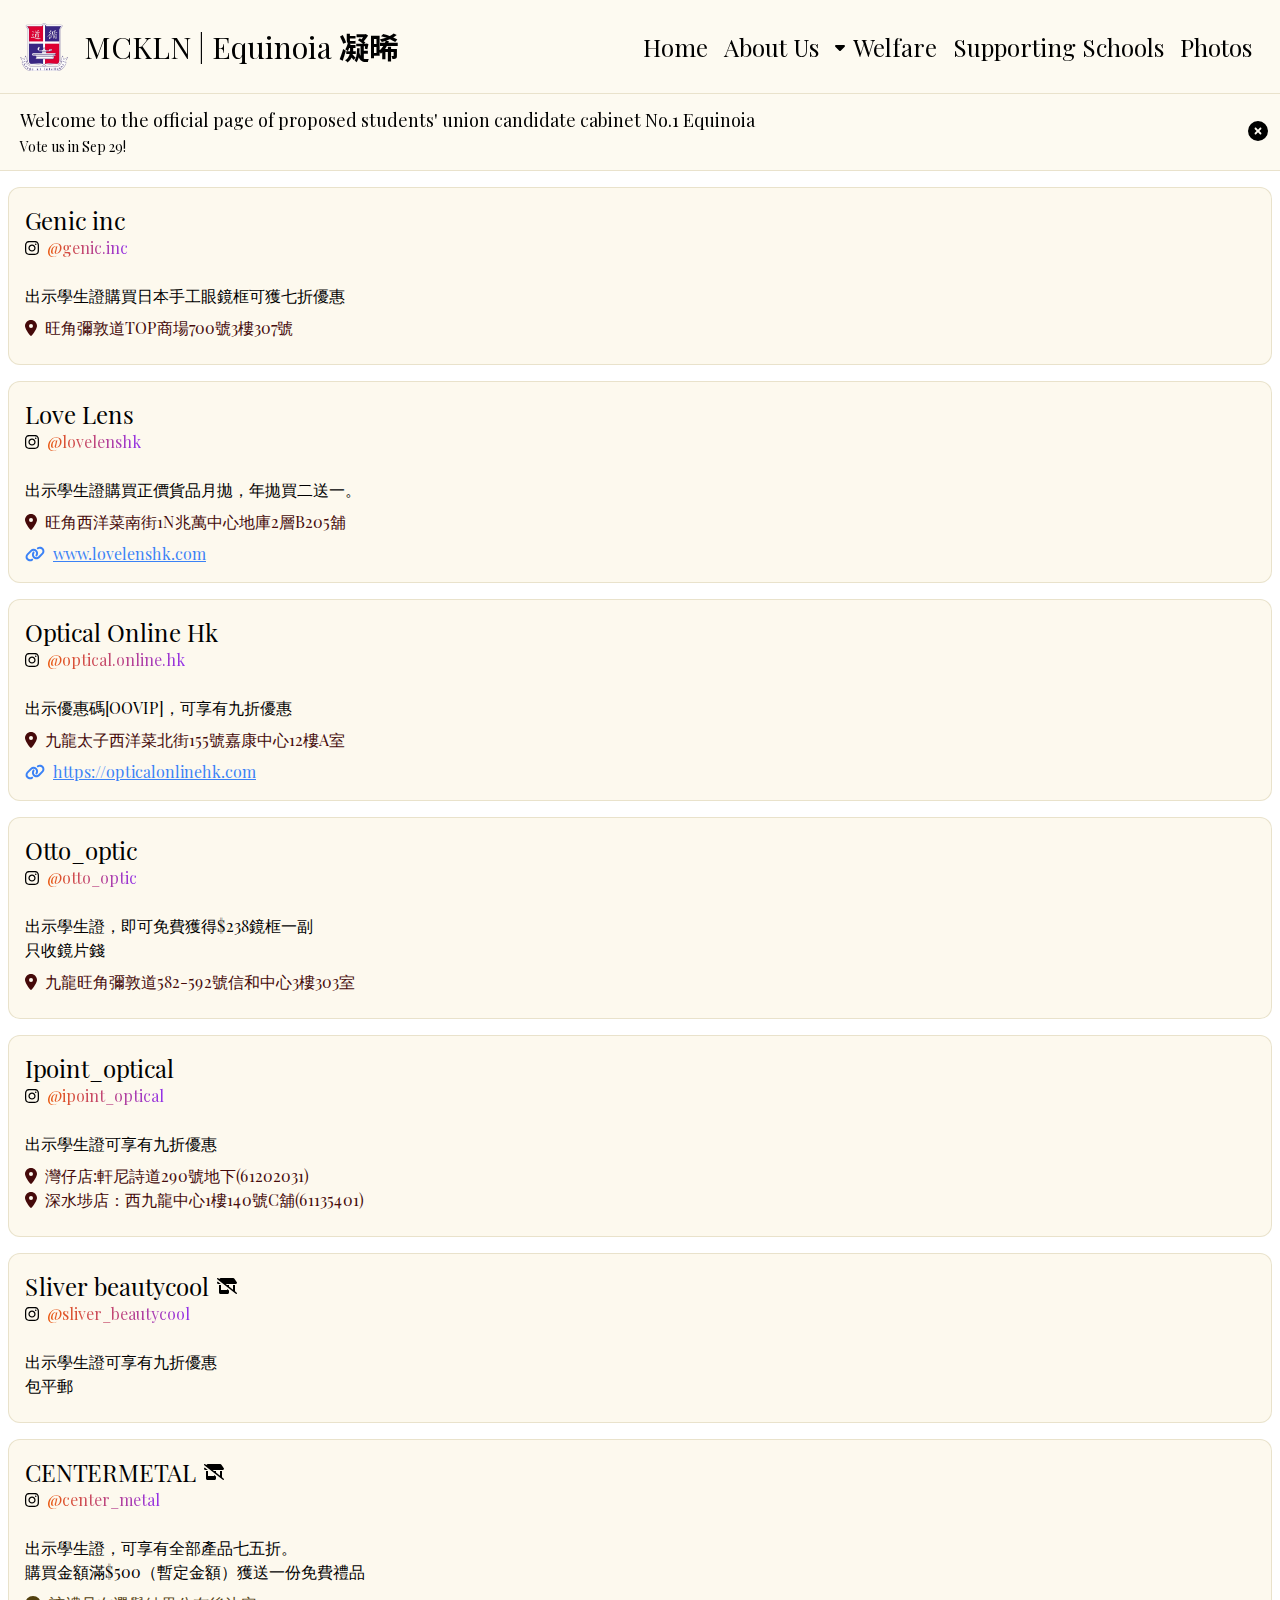
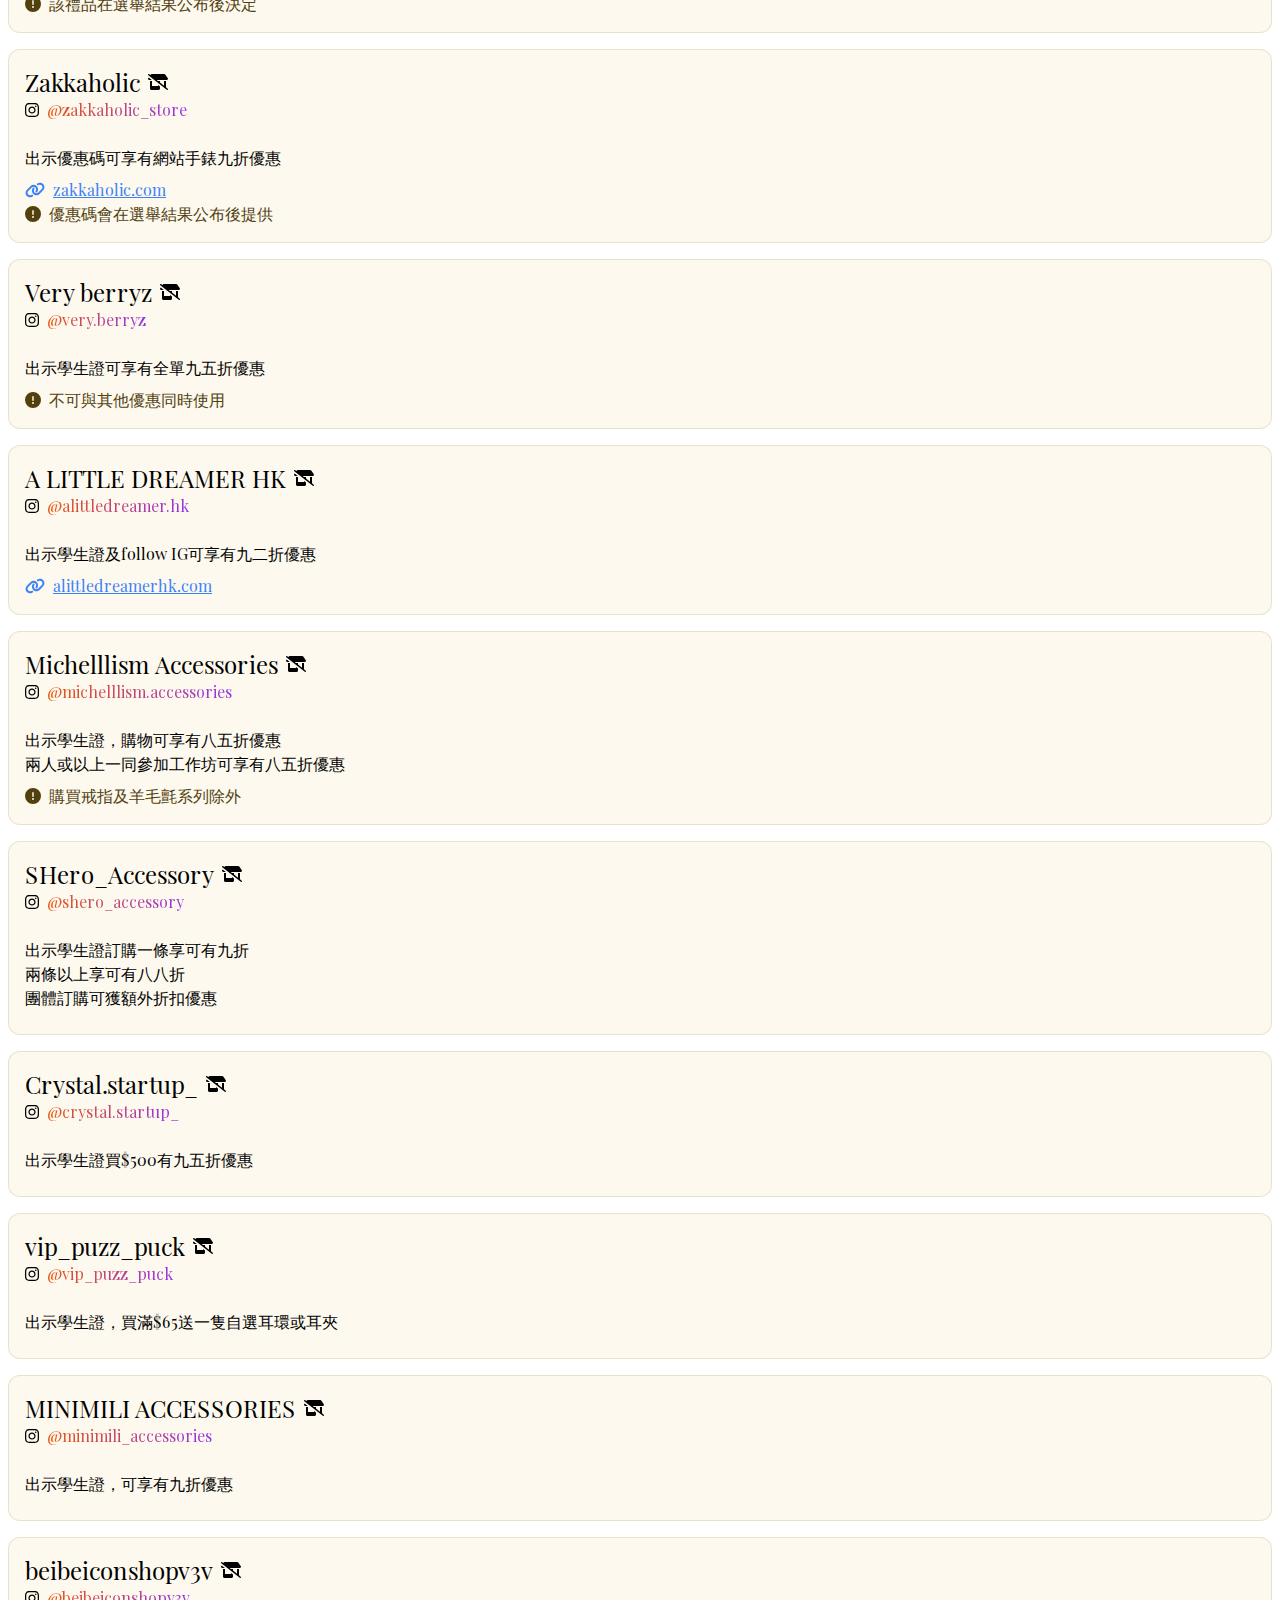
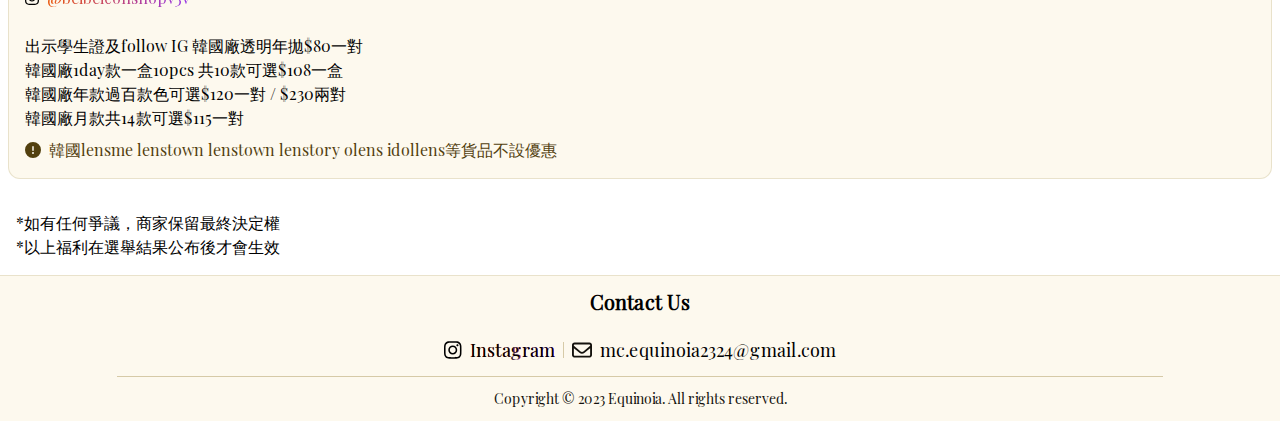
<file: welfare/accessories.html>
<!DOCTYPE html><html lang="en"><head><meta charSet="utf-8"/><link rel="stylesheet" href="/_next/static/css/1935fafa8aa78da1.css" data-precedence="next"/><link rel="stylesheet" href="/_next/static/css/5758437845b4140e.css" data-precedence="next"/><link rel="stylesheet" href="/_next/static/css/81e33b1ba1bcafc5.css" data-precedence="next"/><link rel="preload" href="/_next/static/chunks/webpack-04146c170a37279e.js" as="script"/><link rel="preload" href="/_next/static/chunks/fd9d1056-63bdaa4c9c21e8b3.js" as="script"/><link rel="preload" href="/_next/static/chunks/596-75d8959f597f5ef7.js" as="script"/><link rel="preload" href="/_next/static/chunks/main-app-0cbfac08d3e39aa9.js" as="script"/><link rel="icon" href="/icon.ico" sizes="any"/><meta name="theme-color" content="#fdf9ee"/><title>Equinoia</title><meta name="description" content="Propose students‘union candidate cabinet No.1"/><meta name="viewport" content="width=device-width, initial-scale=1"/><link rel="icon" href="/favicon.ico" type="image/x-icon" sizes="any"/><script src="/_next/static/chunks/polyfills-78c92fac7aa8fdd8.js" noModule=""></script></head><body class="__className_3f7c7d transition-all m-0 p-0 w-screen overflow-x-hidden"><script>!function(){try{var d=document.documentElement,n='data-theme',s='setAttribute';var e=localStorage.getItem('theme');if('system'===e||(!e&&true)){var t='(prefers-color-scheme: dark)',m=window.matchMedia(t);if(m.media!==t||m.matches){d.style.colorScheme = 'dark';d[s](n,'dark')}else{d.style.colorScheme = 'light';d[s](n,'light')}}else if(e){d[s](n,e|| '')}if(e==='light'||e==='dark')d.style.colorScheme=e}catch(e){}}()</script><div class="fixed z-[100] left-1/2 -translate-x-1/2"><div class="flex flex-col justify-center items-center gap-y-2"></div></div><div><div class="flex flex-col min-h-screen w-screen"><div class="sticky top-0 w-screen z-50 origin-top"><div class="z-50 flex bg-nav/80 dark:bg-nav-dark/80 flex-wrap gap-2 p-2 lg:p-5 m-0 w-screen items-center dark:text-white backdrop-blur-md border-b border-rice-content/50 dark:border-white/50 "><img src="/school_icon.png" alt="MCKLN icon" class="lg:h-12 lg:w-12 md:w-10 md:h-10 w-8 h-8"/><span class="text-xl lg:text-3xl m-2 text-black dark:text-rice flex-1 ">MCKLN | <a href="/">Equinoia <span class="__className_122769">凝晞</span></a></span></div></div><!--$--><div class="flex flex-col"><div class="flex-1"><div><div><div class="bg-rice rounded-xl p-4 m-2 lg:my-4 border border-rice-content/50"><div class="mb-4 lg:mb-6"><div class="flex items-center"><span class="mr-2 text-2xl">Genic inc</span></div><a href="https://instagram.com/genic.inc" class="flex items-center w-max"><svg aria-hidden="true" focusable="false" data-prefix="fab" data-icon="instagram" class="svg-inline--fa fa-instagram mr-2" role="img" xmlns="http://www.w3.org/2000/svg" viewBox="0 0 448 512"><path fill="currentColor" d="M224.1 141c-63.6 0-114.9 51.3-114.9 114.9s51.3 114.9 114.9 114.9S339 319.5 339 255.9 287.7 141 224.1 141zm0 189.6c-41.1 0-74.7-33.5-74.7-74.7s33.5-74.7 74.7-74.7 74.7 33.5 74.7 74.7-33.6 74.7-74.7 74.7zm146.4-194.3c0 14.9-12 26.8-26.8 26.8-14.9 0-26.8-12-26.8-26.8s12-26.8 26.8-26.8 26.8 12 26.8 26.8zm76.1 27.2c-1.7-35.9-9.9-67.7-36.2-93.9-26.2-26.2-58-34.4-93.9-36.2-37-2.1-147.9-2.1-184.9 0-35.8 1.7-67.6 9.9-93.9 36.1s-34.4 58-36.2 93.9c-2.1 37-2.1 147.9 0 184.9 1.7 35.9 9.9 67.7 36.2 93.9s58 34.4 93.9 36.2c37 2.1 147.9 2.1 184.9 0 35.9-1.7 67.7-9.9 93.9-36.2 26.2-26.2 34.4-58 36.2-93.9 2.1-37 2.1-147.8 0-184.8zM398.8 388c-7.8 19.6-22.9 34.7-42.6 42.6-29.5 11.7-99.5 9-132.1 9s-102.7 2.6-132.1-9c-19.6-7.8-34.7-22.9-42.6-42.6-11.7-29.5-9-99.5-9-132.1s-2.6-102.7 9-132.1c7.8-19.6 22.9-34.7 42.6-42.6 29.5-11.7 99.5-9 132.1-9s102.7-2.6 132.1 9c19.6 7.8 34.7 22.9 42.6 42.6 11.7 29.5 9 99.5 9 132.1s2.7 102.7-9 132.1z"></path></svg><span class="bg-clip-text from-orange-600 to-purple-600 bg-gradient-to-r text-transparent">@<!-- -->genic.inc</span></a></div><div class="flex flex-col"><ol><li><span>出示學生證購買日本手工眼鏡框可獲七折優惠</span></li><li class="my-2"><div><svg aria-hidden="true" focusable="false" data-prefix="fas" data-icon="location-dot" class="svg-inline--fa fa-location-dot mr-2 text-red-950" role="img" xmlns="http://www.w3.org/2000/svg" viewBox="0 0 384 512"><path fill="currentColor" d="M215.7 499.2C267 435 384 279.4 384 192C384 86 298 0 192 0S0 86 0 192c0 87.4 117 243 168.3 307.2c12.3 15.3 35.1 15.3 47.4 0zM192 128a64 64 0 1 1 0 128 64 64 0 1 1 0-128z"></path></svg><span class="text-red-950">旺角彌敦道TOP商場700號3樓307號</span></div></li><li></li></ol></div></div></div><div><div class="bg-rice rounded-xl p-4 m-2 lg:my-4 border border-rice-content/50"><div class="mb-4 lg:mb-6"><div class="flex items-center"><span class="mr-2 text-2xl">Love Lens</span></div><a href="https://instagram.com/lovelenshk" class="flex items-center w-max"><svg aria-hidden="true" focusable="false" data-prefix="fab" data-icon="instagram" class="svg-inline--fa fa-instagram mr-2" role="img" xmlns="http://www.w3.org/2000/svg" viewBox="0 0 448 512"><path fill="currentColor" d="M224.1 141c-63.6 0-114.9 51.3-114.9 114.9s51.3 114.9 114.9 114.9S339 319.5 339 255.9 287.7 141 224.1 141zm0 189.6c-41.1 0-74.7-33.5-74.7-74.7s33.5-74.7 74.7-74.7 74.7 33.5 74.7 74.7-33.6 74.7-74.7 74.7zm146.4-194.3c0 14.9-12 26.8-26.8 26.8-14.9 0-26.8-12-26.8-26.8s12-26.8 26.8-26.8 26.8 12 26.8 26.8zm76.1 27.2c-1.7-35.9-9.9-67.7-36.2-93.9-26.2-26.2-58-34.4-93.9-36.2-37-2.1-147.9-2.1-184.9 0-35.8 1.7-67.6 9.9-93.9 36.1s-34.4 58-36.2 93.9c-2.1 37-2.1 147.9 0 184.9 1.7 35.9 9.9 67.7 36.2 93.9s58 34.4 93.9 36.2c37 2.1 147.9 2.1 184.9 0 35.9-1.7 67.7-9.9 93.9-36.2 26.2-26.2 34.4-58 36.2-93.9 2.1-37 2.1-147.8 0-184.8zM398.8 388c-7.8 19.6-22.9 34.7-42.6 42.6-29.5 11.7-99.5 9-132.1 9s-102.7 2.6-132.1-9c-19.6-7.8-34.7-22.9-42.6-42.6-11.7-29.5-9-99.5-9-132.1s-2.6-102.7 9-132.1c7.8-19.6 22.9-34.7 42.6-42.6 29.5-11.7 99.5-9 132.1-9s102.7-2.6 132.1 9c19.6 7.8 34.7 22.9 42.6 42.6 11.7 29.5 9 99.5 9 132.1s2.7 102.7-9 132.1z"></path></svg><span class="bg-clip-text from-orange-600 to-purple-600 bg-gradient-to-r text-transparent">@<!-- -->lovelenshk</span></a></div><div class="flex flex-col"><ol><li><span>出示學生證購買正價貨品月拋，年拋買二送一。</span></li><li class="my-2"><div><svg aria-hidden="true" focusable="false" data-prefix="fas" data-icon="location-dot" class="svg-inline--fa fa-location-dot mr-2 text-red-950" role="img" xmlns="http://www.w3.org/2000/svg" viewBox="0 0 384 512"><path fill="currentColor" d="M215.7 499.2C267 435 384 279.4 384 192C384 86 298 0 192 0S0 86 0 192c0 87.4 117 243 168.3 307.2c12.3 15.3 35.1 15.3 47.4 0zM192 128a64 64 0 1 1 0 128 64 64 0 1 1 0-128z"></path></svg><span class="text-red-950">旺角西洋菜南街1N兆萬中心地庫2層B205舖</span></div></li><li><a href="https://www.lovelenshk.com" class="w-full flex items-center"><svg aria-hidden="true" focusable="false" data-prefix="fas" data-icon="link" class="svg-inline--fa fa-link mr-2 text-blue-500" role="img" xmlns="http://www.w3.org/2000/svg" viewBox="0 0 640 512"><path fill="currentColor" d="M579.8 267.7c56.5-56.5 56.5-148 0-204.5c-50-50-128.8-56.5-186.3-15.4l-1.6 1.1c-14.4 10.3-17.7 30.3-7.4 44.6s30.3 17.7 44.6 7.4l1.6-1.1c32.1-22.9 76-19.3 103.8 8.6c31.5 31.5 31.5 82.5 0 114L422.3 334.8c-31.5 31.5-82.5 31.5-114 0c-27.9-27.9-31.5-71.8-8.6-103.8l1.1-1.6c10.3-14.4 6.9-34.4-7.4-44.6s-34.4-6.9-44.6 7.4l-1.1 1.6C206.5 251.2 213 330 263 380c56.5 56.5 148 56.5 204.5 0L579.8 267.7zM60.2 244.3c-56.5 56.5-56.5 148 0 204.5c50 50 128.8 56.5 186.3 15.4l1.6-1.1c14.4-10.3 17.7-30.3 7.4-44.6s-30.3-17.7-44.6-7.4l-1.6 1.1c-32.1 22.9-76 19.3-103.8-8.6C74 372 74 321 105.5 289.5L217.7 177.2c31.5-31.5 82.5-31.5 114 0c27.9 27.9 31.5 71.8 8.6 103.9l-1.1 1.6c-10.3 14.4-6.9 34.4 7.4 44.6s34.4 6.9 44.6-7.4l1.1-1.6C433.5 260.8 427 182 377 132c-56.5-56.5-148-56.5-204.5 0L60.2 244.3z"></path></svg><span class="text-blue-500 underline">www.lovelenshk.com</span></a></li></ol></div></div></div><div><div class="bg-rice rounded-xl p-4 m-2 lg:my-4 border border-rice-content/50"><div class="mb-4 lg:mb-6"><div class="flex items-center"><span class="mr-2 text-2xl">Optical Online Hk</span></div><a href="https://instagram.com/optical.online.hk" class="flex items-center w-max"><svg aria-hidden="true" focusable="false" data-prefix="fab" data-icon="instagram" class="svg-inline--fa fa-instagram mr-2" role="img" xmlns="http://www.w3.org/2000/svg" viewBox="0 0 448 512"><path fill="currentColor" d="M224.1 141c-63.6 0-114.9 51.3-114.9 114.9s51.3 114.9 114.9 114.9S339 319.5 339 255.9 287.7 141 224.1 141zm0 189.6c-41.1 0-74.7-33.5-74.7-74.7s33.5-74.7 74.7-74.7 74.7 33.5 74.7 74.7-33.6 74.7-74.7 74.7zm146.4-194.3c0 14.9-12 26.8-26.8 26.8-14.9 0-26.8-12-26.8-26.8s12-26.8 26.8-26.8 26.8 12 26.8 26.8zm76.1 27.2c-1.7-35.9-9.9-67.7-36.2-93.9-26.2-26.2-58-34.4-93.9-36.2-37-2.1-147.9-2.1-184.9 0-35.8 1.7-67.6 9.9-93.9 36.1s-34.4 58-36.2 93.9c-2.1 37-2.1 147.9 0 184.9 1.7 35.9 9.9 67.7 36.2 93.9s58 34.4 93.9 36.2c37 2.1 147.9 2.1 184.9 0 35.9-1.7 67.7-9.9 93.9-36.2 26.2-26.2 34.4-58 36.2-93.9 2.1-37 2.1-147.8 0-184.8zM398.8 388c-7.8 19.6-22.9 34.7-42.6 42.6-29.5 11.7-99.5 9-132.1 9s-102.7 2.6-132.1-9c-19.6-7.8-34.7-22.9-42.6-42.6-11.7-29.5-9-99.5-9-132.1s-2.6-102.7 9-132.1c7.8-19.6 22.9-34.7 42.6-42.6 29.5-11.7 99.5-9 132.1-9s102.7-2.6 132.1 9c19.6 7.8 34.7 22.9 42.6 42.6 11.7 29.5 9 99.5 9 132.1s2.7 102.7-9 132.1z"></path></svg><span class="bg-clip-text from-orange-600 to-purple-600 bg-gradient-to-r text-transparent">@<!-- -->optical.online.hk</span></a></div><div class="flex flex-col"><ol><li><span>出示優惠碼[OOVIP]，可享有九折優惠</span></li><li class="my-2"><div><svg aria-hidden="true" focusable="false" data-prefix="fas" data-icon="location-dot" class="svg-inline--fa fa-location-dot mr-2 text-red-950" role="img" xmlns="http://www.w3.org/2000/svg" viewBox="0 0 384 512"><path fill="currentColor" d="M215.7 499.2C267 435 384 279.4 384 192C384 86 298 0 192 0S0 86 0 192c0 87.4 117 243 168.3 307.2c12.3 15.3 35.1 15.3 47.4 0zM192 128a64 64 0 1 1 0 128 64 64 0 1 1 0-128z"></path></svg><span class="text-red-950">九龍太子西洋菜北街155號嘉康中心12樓A室</span></div></li><li><a href="https://opticalonlinehk.com" class="w-full flex items-center"><svg aria-hidden="true" focusable="false" data-prefix="fas" data-icon="link" class="svg-inline--fa fa-link mr-2 text-blue-500" role="img" xmlns="http://www.w3.org/2000/svg" viewBox="0 0 640 512"><path fill="currentColor" d="M579.8 267.7c56.5-56.5 56.5-148 0-204.5c-50-50-128.8-56.5-186.3-15.4l-1.6 1.1c-14.4 10.3-17.7 30.3-7.4 44.6s30.3 17.7 44.6 7.4l1.6-1.1c32.1-22.9 76-19.3 103.8 8.6c31.5 31.5 31.5 82.5 0 114L422.3 334.8c-31.5 31.5-82.5 31.5-114 0c-27.9-27.9-31.5-71.8-8.6-103.8l1.1-1.6c10.3-14.4 6.9-34.4-7.4-44.6s-34.4-6.9-44.6 7.4l-1.1 1.6C206.5 251.2 213 330 263 380c56.5 56.5 148 56.5 204.5 0L579.8 267.7zM60.2 244.3c-56.5 56.5-56.5 148 0 204.5c50 50 128.8 56.5 186.3 15.4l1.6-1.1c14.4-10.3 17.7-30.3 7.4-44.6s-30.3-17.7-44.6-7.4l-1.6 1.1c-32.1 22.9-76 19.3-103.8-8.6C74 372 74 321 105.5 289.5L217.7 177.2c31.5-31.5 82.5-31.5 114 0c27.9 27.9 31.5 71.8 8.6 103.9l-1.1 1.6c-10.3 14.4-6.9 34.4 7.4 44.6s34.4 6.9 44.6-7.4l1.1-1.6C433.5 260.8 427 182 377 132c-56.5-56.5-148-56.5-204.5 0L60.2 244.3z"></path></svg><span class="text-blue-500 underline">https://opticalonlinehk.com</span></a></li></ol></div></div></div><div><div class="bg-rice rounded-xl p-4 m-2 lg:my-4 border border-rice-content/50"><div class="mb-4 lg:mb-6"><div class="flex items-center"><span class="mr-2 text-2xl">Otto_optic</span></div><a href="https://instagram.com/otto_optic" class="flex items-center w-max"><svg aria-hidden="true" focusable="false" data-prefix="fab" data-icon="instagram" class="svg-inline--fa fa-instagram mr-2" role="img" xmlns="http://www.w3.org/2000/svg" viewBox="0 0 448 512"><path fill="currentColor" d="M224.1 141c-63.6 0-114.9 51.3-114.9 114.9s51.3 114.9 114.9 114.9S339 319.5 339 255.9 287.7 141 224.1 141zm0 189.6c-41.1 0-74.7-33.5-74.7-74.7s33.5-74.7 74.7-74.7 74.7 33.5 74.7 74.7-33.6 74.7-74.7 74.7zm146.4-194.3c0 14.9-12 26.8-26.8 26.8-14.9 0-26.8-12-26.8-26.8s12-26.8 26.8-26.8 26.8 12 26.8 26.8zm76.1 27.2c-1.7-35.9-9.9-67.7-36.2-93.9-26.2-26.2-58-34.4-93.9-36.2-37-2.1-147.9-2.1-184.9 0-35.8 1.7-67.6 9.9-93.9 36.1s-34.4 58-36.2 93.9c-2.1 37-2.1 147.9 0 184.9 1.7 35.9 9.9 67.7 36.2 93.9s58 34.4 93.9 36.2c37 2.1 147.9 2.1 184.9 0 35.9-1.7 67.7-9.9 93.9-36.2 26.2-26.2 34.4-58 36.2-93.9 2.1-37 2.1-147.8 0-184.8zM398.8 388c-7.8 19.6-22.9 34.7-42.6 42.6-29.5 11.7-99.5 9-132.1 9s-102.7 2.6-132.1-9c-19.6-7.8-34.7-22.9-42.6-42.6-11.7-29.5-9-99.5-9-132.1s-2.6-102.7 9-132.1c7.8-19.6 22.9-34.7 42.6-42.6 29.5-11.7 99.5-9 132.1-9s102.7-2.6 132.1 9c19.6 7.8 34.7 22.9 42.6 42.6 11.7 29.5 9 99.5 9 132.1s2.7 102.7-9 132.1z"></path></svg><span class="bg-clip-text from-orange-600 to-purple-600 bg-gradient-to-r text-transparent">@<!-- -->otto_optic</span></a></div><div class="flex flex-col"><ol><li><span>出示學生證，即可免費獲得$238鏡框一副</span></li><li><span>只收鏡片錢</span></li><li class="my-2"><div><svg aria-hidden="true" focusable="false" data-prefix="fas" data-icon="location-dot" class="svg-inline--fa fa-location-dot mr-2 text-red-950" role="img" xmlns="http://www.w3.org/2000/svg" viewBox="0 0 384 512"><path fill="currentColor" d="M215.7 499.2C267 435 384 279.4 384 192C384 86 298 0 192 0S0 86 0 192c0 87.4 117 243 168.3 307.2c12.3 15.3 35.1 15.3 47.4 0zM192 128a64 64 0 1 1 0 128 64 64 0 1 1 0-128z"></path></svg><span class="text-red-950">九龍旺角彌敦道582-592號信和中心3樓303室</span></div></li><li></li></ol></div></div></div><div><div class="bg-rice rounded-xl p-4 m-2 lg:my-4 border border-rice-content/50"><div class="mb-4 lg:mb-6"><div class="flex items-center"><span class="mr-2 text-2xl">Ipoint_optical</span></div><a href="https://instagram.com/ipoint_optical" class="flex items-center w-max"><svg aria-hidden="true" focusable="false" data-prefix="fab" data-icon="instagram" class="svg-inline--fa fa-instagram mr-2" role="img" xmlns="http://www.w3.org/2000/svg" viewBox="0 0 448 512"><path fill="currentColor" d="M224.1 141c-63.6 0-114.9 51.3-114.9 114.9s51.3 114.9 114.9 114.9S339 319.5 339 255.9 287.7 141 224.1 141zm0 189.6c-41.1 0-74.7-33.5-74.7-74.7s33.5-74.7 74.7-74.7 74.7 33.5 74.7 74.7-33.6 74.7-74.7 74.7zm146.4-194.3c0 14.9-12 26.8-26.8 26.8-14.9 0-26.8-12-26.8-26.8s12-26.8 26.8-26.8 26.8 12 26.8 26.8zm76.1 27.2c-1.7-35.9-9.9-67.7-36.2-93.9-26.2-26.2-58-34.4-93.9-36.2-37-2.1-147.9-2.1-184.9 0-35.8 1.7-67.6 9.9-93.9 36.1s-34.4 58-36.2 93.9c-2.1 37-2.1 147.9 0 184.9 1.7 35.9 9.9 67.7 36.2 93.9s58 34.4 93.9 36.2c37 2.1 147.9 2.1 184.9 0 35.9-1.7 67.7-9.9 93.9-36.2 26.2-26.2 34.4-58 36.2-93.9 2.1-37 2.1-147.8 0-184.8zM398.8 388c-7.8 19.6-22.9 34.7-42.6 42.6-29.5 11.7-99.5 9-132.1 9s-102.7 2.6-132.1-9c-19.6-7.8-34.7-22.9-42.6-42.6-11.7-29.5-9-99.5-9-132.1s-2.6-102.7 9-132.1c7.8-19.6 22.9-34.7 42.6-42.6 29.5-11.7 99.5-9 132.1-9s102.7-2.6 132.1 9c19.6 7.8 34.7 22.9 42.6 42.6 11.7 29.5 9 99.5 9 132.1s2.7 102.7-9 132.1z"></path></svg><span class="bg-clip-text from-orange-600 to-purple-600 bg-gradient-to-r text-transparent">@<!-- -->ipoint_optical</span></a></div><div class="flex flex-col"><ol><li><span>出示學生證可享有九折優惠</span></li><li class="my-2"><div><svg aria-hidden="true" focusable="false" data-prefix="fas" data-icon="location-dot" class="svg-inline--fa fa-location-dot mr-2 text-red-950" role="img" xmlns="http://www.w3.org/2000/svg" viewBox="0 0 384 512"><path fill="currentColor" d="M215.7 499.2C267 435 384 279.4 384 192C384 86 298 0 192 0S0 86 0 192c0 87.4 117 243 168.3 307.2c12.3 15.3 35.1 15.3 47.4 0zM192 128a64 64 0 1 1 0 128 64 64 0 1 1 0-128z"></path></svg><span class="text-red-950">灣仔店:軒尼詩道290號地下(61202031)</span></div><div><svg aria-hidden="true" focusable="false" data-prefix="fas" data-icon="location-dot" class="svg-inline--fa fa-location-dot mr-2 text-red-950" role="img" xmlns="http://www.w3.org/2000/svg" viewBox="0 0 384 512"><path fill="currentColor" d="M215.7 499.2C267 435 384 279.4 384 192C384 86 298 0 192 0S0 86 0 192c0 87.4 117 243 168.3 307.2c12.3 15.3 35.1 15.3 47.4 0zM192 128a64 64 0 1 1 0 128 64 64 0 1 1 0-128z"></path></svg><span class="text-red-950">深水埗店：西九龍中心1樓140號C舖(61135401)</span></div></li><li></li></ol></div></div></div><div><div class="bg-rice rounded-xl p-4 m-2 lg:my-4 border border-rice-content/50"><div class="mb-4 lg:mb-6"><div class="flex items-center"><span class="mr-2 text-2xl">Sliver beautycool</span><svg aria-hidden="true" focusable="false" data-prefix="fas" data-icon="shop-slash" class="svg-inline--fa fa-shop-slash " role="img" xmlns="http://www.w3.org/2000/svg" viewBox="0 0 640 512"><path fill="currentColor" d="M38.8 5.1C28.4-3.1 13.3-1.2 5.1 9.2S-1.2 34.7 9.2 42.9l592 464c10.4 8.2 25.5 6.3 33.7-4.1s6.3-25.5-4.1-33.7l-54.8-43V224H512V376L384 275.7V224H320v1.5L277.2 192H603.2c20.3 0 36.8-16.5 36.8-36.8c0-7.3-2.2-14.4-6.2-20.4L558.2 21.4C549.3 8 534.4 0 518.3 0H121.7c-16 0-31 8-39.9 21.4L74.1 32.8 38.8 5.1zM36.8 192h85L21 112.5 6.2 134.7c-4 6.1-6.2 13.2-6.2 20.4C0 175.5 16.5 192 36.8 192zM320 384H128V224H64V384v80c0 26.5 21.5 48 48 48H336c26.5 0 48-21.5 48-48V398.5l-64-50.4V384z"></path></svg></div><a href="https://instagram.com/sliver_beautycool" class="flex items-center w-max"><svg aria-hidden="true" focusable="false" data-prefix="fab" data-icon="instagram" class="svg-inline--fa fa-instagram mr-2" role="img" xmlns="http://www.w3.org/2000/svg" viewBox="0 0 448 512"><path fill="currentColor" d="M224.1 141c-63.6 0-114.9 51.3-114.9 114.9s51.3 114.9 114.9 114.9S339 319.5 339 255.9 287.7 141 224.1 141zm0 189.6c-41.1 0-74.7-33.5-74.7-74.7s33.5-74.7 74.7-74.7 74.7 33.5 74.7 74.7-33.6 74.7-74.7 74.7zm146.4-194.3c0 14.9-12 26.8-26.8 26.8-14.9 0-26.8-12-26.8-26.8s12-26.8 26.8-26.8 26.8 12 26.8 26.8zm76.1 27.2c-1.7-35.9-9.9-67.7-36.2-93.9-26.2-26.2-58-34.4-93.9-36.2-37-2.1-147.9-2.1-184.9 0-35.8 1.7-67.6 9.9-93.9 36.1s-34.4 58-36.2 93.9c-2.1 37-2.1 147.9 0 184.9 1.7 35.9 9.9 67.7 36.2 93.9s58 34.4 93.9 36.2c37 2.1 147.9 2.1 184.9 0 35.9-1.7 67.7-9.9 93.9-36.2 26.2-26.2 34.4-58 36.2-93.9 2.1-37 2.1-147.8 0-184.8zM398.8 388c-7.8 19.6-22.9 34.7-42.6 42.6-29.5 11.7-99.5 9-132.1 9s-102.7 2.6-132.1-9c-19.6-7.8-34.7-22.9-42.6-42.6-11.7-29.5-9-99.5-9-132.1s-2.6-102.7 9-132.1c7.8-19.6 22.9-34.7 42.6-42.6 29.5-11.7 99.5-9 132.1-9s102.7-2.6 132.1 9c19.6 7.8 34.7 22.9 42.6 42.6 11.7 29.5 9 99.5 9 132.1s2.7 102.7-9 132.1z"></path></svg><span class="bg-clip-text from-orange-600 to-purple-600 bg-gradient-to-r text-transparent">@<!-- -->sliver_beautycool</span></a></div><div class="flex flex-col"><ol><li><span>出示學生證可享有九折優惠</span></li><li><span>包平郵</span></li><li class="my-2"></li><li></li></ol></div></div></div><div><div class="bg-rice rounded-xl p-4 m-2 lg:my-4 border border-rice-content/50"><div class="mb-4 lg:mb-6"><div class="flex items-center"><span class="mr-2 text-2xl">CENTERMETAL</span><svg aria-hidden="true" focusable="false" data-prefix="fas" data-icon="shop-slash" class="svg-inline--fa fa-shop-slash " role="img" xmlns="http://www.w3.org/2000/svg" viewBox="0 0 640 512"><path fill="currentColor" d="M38.8 5.1C28.4-3.1 13.3-1.2 5.1 9.2S-1.2 34.7 9.2 42.9l592 464c10.4 8.2 25.5 6.3 33.7-4.1s6.3-25.5-4.1-33.7l-54.8-43V224H512V376L384 275.7V224H320v1.5L277.2 192H603.2c20.3 0 36.8-16.5 36.8-36.8c0-7.3-2.2-14.4-6.2-20.4L558.2 21.4C549.3 8 534.4 0 518.3 0H121.7c-16 0-31 8-39.9 21.4L74.1 32.8 38.8 5.1zM36.8 192h85L21 112.5 6.2 134.7c-4 6.1-6.2 13.2-6.2 20.4C0 175.5 16.5 192 36.8 192zM320 384H128V224H64V384v80c0 26.5 21.5 48 48 48H336c26.5 0 48-21.5 48-48V398.5l-64-50.4V384z"></path></svg></div><a href="https://instagram.com/center_metal" class="flex items-center w-max"><svg aria-hidden="true" focusable="false" data-prefix="fab" data-icon="instagram" class="svg-inline--fa fa-instagram mr-2" role="img" xmlns="http://www.w3.org/2000/svg" viewBox="0 0 448 512"><path fill="currentColor" d="M224.1 141c-63.6 0-114.9 51.3-114.9 114.9s51.3 114.9 114.9 114.9S339 319.5 339 255.9 287.7 141 224.1 141zm0 189.6c-41.1 0-74.7-33.5-74.7-74.7s33.5-74.7 74.7-74.7 74.7 33.5 74.7 74.7-33.6 74.7-74.7 74.7zm146.4-194.3c0 14.9-12 26.8-26.8 26.8-14.9 0-26.8-12-26.8-26.8s12-26.8 26.8-26.8 26.8 12 26.8 26.8zm76.1 27.2c-1.7-35.9-9.9-67.7-36.2-93.9-26.2-26.2-58-34.4-93.9-36.2-37-2.1-147.9-2.1-184.9 0-35.8 1.7-67.6 9.9-93.9 36.1s-34.4 58-36.2 93.9c-2.1 37-2.1 147.9 0 184.9 1.7 35.9 9.9 67.7 36.2 93.9s58 34.4 93.9 36.2c37 2.1 147.9 2.1 184.9 0 35.9-1.7 67.7-9.9 93.9-36.2 26.2-26.2 34.4-58 36.2-93.9 2.1-37 2.1-147.8 0-184.8zM398.8 388c-7.8 19.6-22.9 34.7-42.6 42.6-29.5 11.7-99.5 9-132.1 9s-102.7 2.6-132.1-9c-19.6-7.8-34.7-22.9-42.6-42.6-11.7-29.5-9-99.5-9-132.1s-2.6-102.7 9-132.1c7.8-19.6 22.9-34.7 42.6-42.6 29.5-11.7 99.5-9 132.1-9s102.7-2.6 132.1 9c19.6 7.8 34.7 22.9 42.6 42.6 11.7 29.5 9 99.5 9 132.1s2.7 102.7-9 132.1z"></path></svg><span class="bg-clip-text from-orange-600 to-purple-600 bg-gradient-to-r text-transparent">@<!-- -->center_metal</span></a></div><div class="flex flex-col"><ol><li><span>出示學生證，可享有全部產品七五折。</span></li><li><span>購買金額滿$500（暫定金額）獲送一份免費禮品</span></li><li class="my-2"></li><li></li><li class="flex items-center"><svg aria-hidden="true" focusable="false" data-prefix="fas" data-icon="circle-exclamation" class="svg-inline--fa fa-circle-exclamation mr-2 text-gold-300" role="img" xmlns="http://www.w3.org/2000/svg" viewBox="0 0 512 512"><path fill="currentColor" d="M256 512A256 256 0 1 0 256 0a256 256 0 1 0 0 512zm0-384c13.3 0 24 10.7 24 24V264c0 13.3-10.7 24-24 24s-24-10.7-24-24V152c0-13.3 10.7-24 24-24zM224 352a32 32 0 1 1 64 0 32 32 0 1 1 -64 0z"></path></svg><span class="text-gold-300">該禮品在選舉結果公布後決定</span></li></ol></div></div></div><div><div class="bg-rice rounded-xl p-4 m-2 lg:my-4 border border-rice-content/50"><div class="mb-4 lg:mb-6"><div class="flex items-center"><span class="mr-2 text-2xl">Zakkaholic</span><svg aria-hidden="true" focusable="false" data-prefix="fas" data-icon="shop-slash" class="svg-inline--fa fa-shop-slash " role="img" xmlns="http://www.w3.org/2000/svg" viewBox="0 0 640 512"><path fill="currentColor" d="M38.8 5.1C28.4-3.1 13.3-1.2 5.1 9.2S-1.2 34.7 9.2 42.9l592 464c10.4 8.2 25.5 6.3 33.7-4.1s6.3-25.5-4.1-33.7l-54.8-43V224H512V376L384 275.7V224H320v1.5L277.2 192H603.2c20.3 0 36.8-16.5 36.8-36.8c0-7.3-2.2-14.4-6.2-20.4L558.2 21.4C549.3 8 534.4 0 518.3 0H121.7c-16 0-31 8-39.9 21.4L74.1 32.8 38.8 5.1zM36.8 192h85L21 112.5 6.2 134.7c-4 6.1-6.2 13.2-6.2 20.4C0 175.5 16.5 192 36.8 192zM320 384H128V224H64V384v80c0 26.5 21.5 48 48 48H336c26.5 0 48-21.5 48-48V398.5l-64-50.4V384z"></path></svg></div><a href="https://instagram.com/zakkaholic_store" class="flex items-center w-max"><svg aria-hidden="true" focusable="false" data-prefix="fab" data-icon="instagram" class="svg-inline--fa fa-instagram mr-2" role="img" xmlns="http://www.w3.org/2000/svg" viewBox="0 0 448 512"><path fill="currentColor" d="M224.1 141c-63.6 0-114.9 51.3-114.9 114.9s51.3 114.9 114.9 114.9S339 319.5 339 255.9 287.7 141 224.1 141zm0 189.6c-41.1 0-74.7-33.5-74.7-74.7s33.5-74.7 74.7-74.7 74.7 33.5 74.7 74.7-33.6 74.7-74.7 74.7zm146.4-194.3c0 14.9-12 26.8-26.8 26.8-14.9 0-26.8-12-26.8-26.8s12-26.8 26.8-26.8 26.8 12 26.8 26.8zm76.1 27.2c-1.7-35.9-9.9-67.7-36.2-93.9-26.2-26.2-58-34.4-93.9-36.2-37-2.1-147.9-2.1-184.9 0-35.8 1.7-67.6 9.9-93.9 36.1s-34.4 58-36.2 93.9c-2.1 37-2.1 147.9 0 184.9 1.7 35.9 9.9 67.7 36.2 93.9s58 34.4 93.9 36.2c37 2.1 147.9 2.1 184.9 0 35.9-1.7 67.7-9.9 93.9-36.2 26.2-26.2 34.4-58 36.2-93.9 2.1-37 2.1-147.8 0-184.8zM398.8 388c-7.8 19.6-22.9 34.7-42.6 42.6-29.5 11.7-99.5 9-132.1 9s-102.7 2.6-132.1-9c-19.6-7.8-34.7-22.9-42.6-42.6-11.7-29.5-9-99.5-9-132.1s-2.6-102.7 9-132.1c7.8-19.6 22.9-34.7 42.6-42.6 29.5-11.7 99.5-9 132.1-9s102.7-2.6 132.1 9c19.6 7.8 34.7 22.9 42.6 42.6 11.7 29.5 9 99.5 9 132.1s2.7 102.7-9 132.1z"></path></svg><span class="bg-clip-text from-orange-600 to-purple-600 bg-gradient-to-r text-transparent">@<!-- -->zakkaholic_store</span></a></div><div class="flex flex-col"><ol><li><span>出示優惠碼可享有網站手錶九折優惠</span></li><li class="my-2"></li><li><a href="https://zakkaholic.com" class="w-full flex items-center"><svg aria-hidden="true" focusable="false" data-prefix="fas" data-icon="link" class="svg-inline--fa fa-link mr-2 text-blue-500" role="img" xmlns="http://www.w3.org/2000/svg" viewBox="0 0 640 512"><path fill="currentColor" d="M579.8 267.7c56.5-56.5 56.5-148 0-204.5c-50-50-128.8-56.5-186.3-15.4l-1.6 1.1c-14.4 10.3-17.7 30.3-7.4 44.6s30.3 17.7 44.6 7.4l1.6-1.1c32.1-22.9 76-19.3 103.8 8.6c31.5 31.5 31.5 82.5 0 114L422.3 334.8c-31.5 31.5-82.5 31.5-114 0c-27.9-27.9-31.5-71.8-8.6-103.8l1.1-1.6c10.3-14.4 6.9-34.4-7.4-44.6s-34.4-6.9-44.6 7.4l-1.1 1.6C206.5 251.2 213 330 263 380c56.5 56.5 148 56.5 204.5 0L579.8 267.7zM60.2 244.3c-56.5 56.5-56.5 148 0 204.5c50 50 128.8 56.5 186.3 15.4l1.6-1.1c14.4-10.3 17.7-30.3 7.4-44.6s-30.3-17.7-44.6-7.4l-1.6 1.1c-32.1 22.9-76 19.3-103.8-8.6C74 372 74 321 105.5 289.5L217.7 177.2c31.5-31.5 82.5-31.5 114 0c27.9 27.9 31.5 71.8 8.6 103.9l-1.1 1.6c-10.3 14.4-6.9 34.4 7.4 44.6s34.4 6.9 44.6-7.4l1.1-1.6C433.5 260.8 427 182 377 132c-56.5-56.5-148-56.5-204.5 0L60.2 244.3z"></path></svg><span class="text-blue-500 underline">zakkaholic.com</span></a></li><li class="flex items-center"><svg aria-hidden="true" focusable="false" data-prefix="fas" data-icon="circle-exclamation" class="svg-inline--fa fa-circle-exclamation mr-2 text-gold-300" role="img" xmlns="http://www.w3.org/2000/svg" viewBox="0 0 512 512"><path fill="currentColor" d="M256 512A256 256 0 1 0 256 0a256 256 0 1 0 0 512zm0-384c13.3 0 24 10.7 24 24V264c0 13.3-10.7 24-24 24s-24-10.7-24-24V152c0-13.3 10.7-24 24-24zM224 352a32 32 0 1 1 64 0 32 32 0 1 1 -64 0z"></path></svg><span class="text-gold-300">優惠碼會在選舉結果公布後提供</span></li></ol></div></div></div><div><div class="bg-rice rounded-xl p-4 m-2 lg:my-4 border border-rice-content/50"><div class="mb-4 lg:mb-6"><div class="flex items-center"><span class="mr-2 text-2xl">Very berryz</span><svg aria-hidden="true" focusable="false" data-prefix="fas" data-icon="shop-slash" class="svg-inline--fa fa-shop-slash " role="img" xmlns="http://www.w3.org/2000/svg" viewBox="0 0 640 512"><path fill="currentColor" d="M38.8 5.1C28.4-3.1 13.3-1.2 5.1 9.2S-1.2 34.7 9.2 42.9l592 464c10.4 8.2 25.5 6.3 33.7-4.1s6.3-25.5-4.1-33.7l-54.8-43V224H512V376L384 275.7V224H320v1.5L277.2 192H603.2c20.3 0 36.8-16.5 36.8-36.8c0-7.3-2.2-14.4-6.2-20.4L558.2 21.4C549.3 8 534.4 0 518.3 0H121.7c-16 0-31 8-39.9 21.4L74.1 32.8 38.8 5.1zM36.8 192h85L21 112.5 6.2 134.7c-4 6.1-6.2 13.2-6.2 20.4C0 175.5 16.5 192 36.8 192zM320 384H128V224H64V384v80c0 26.5 21.5 48 48 48H336c26.5 0 48-21.5 48-48V398.5l-64-50.4V384z"></path></svg></div><a href="https://instagram.com/very.berryz" class="flex items-center w-max"><svg aria-hidden="true" focusable="false" data-prefix="fab" data-icon="instagram" class="svg-inline--fa fa-instagram mr-2" role="img" xmlns="http://www.w3.org/2000/svg" viewBox="0 0 448 512"><path fill="currentColor" d="M224.1 141c-63.6 0-114.9 51.3-114.9 114.9s51.3 114.9 114.9 114.9S339 319.5 339 255.9 287.7 141 224.1 141zm0 189.6c-41.1 0-74.7-33.5-74.7-74.7s33.5-74.7 74.7-74.7 74.7 33.5 74.7 74.7-33.6 74.7-74.7 74.7zm146.4-194.3c0 14.9-12 26.8-26.8 26.8-14.9 0-26.8-12-26.8-26.8s12-26.8 26.8-26.8 26.8 12 26.8 26.8zm76.1 27.2c-1.7-35.9-9.9-67.7-36.2-93.9-26.2-26.2-58-34.4-93.9-36.2-37-2.1-147.9-2.1-184.9 0-35.8 1.7-67.6 9.9-93.9 36.1s-34.4 58-36.2 93.9c-2.1 37-2.1 147.9 0 184.9 1.7 35.9 9.9 67.7 36.2 93.9s58 34.4 93.9 36.2c37 2.1 147.9 2.1 184.9 0 35.9-1.7 67.7-9.9 93.9-36.2 26.2-26.2 34.4-58 36.2-93.9 2.1-37 2.1-147.8 0-184.8zM398.8 388c-7.8 19.6-22.9 34.7-42.6 42.6-29.5 11.7-99.5 9-132.1 9s-102.7 2.6-132.1-9c-19.6-7.8-34.7-22.9-42.6-42.6-11.7-29.5-9-99.5-9-132.1s-2.6-102.7 9-132.1c7.8-19.6 22.9-34.7 42.6-42.6 29.5-11.7 99.5-9 132.1-9s102.7-2.6 132.1 9c19.6 7.8 34.7 22.9 42.6 42.6 11.7 29.5 9 99.5 9 132.1s2.7 102.7-9 132.1z"></path></svg><span class="bg-clip-text from-orange-600 to-purple-600 bg-gradient-to-r text-transparent">@<!-- -->very.berryz</span></a></div><div class="flex flex-col"><ol><li><span>出示學生證可享有全單九五折優惠</span></li><li class="my-2"></li><li></li><li class="flex items-center"><svg aria-hidden="true" focusable="false" data-prefix="fas" data-icon="circle-exclamation" class="svg-inline--fa fa-circle-exclamation mr-2 text-gold-300" role="img" xmlns="http://www.w3.org/2000/svg" viewBox="0 0 512 512"><path fill="currentColor" d="M256 512A256 256 0 1 0 256 0a256 256 0 1 0 0 512zm0-384c13.3 0 24 10.7 24 24V264c0 13.3-10.7 24-24 24s-24-10.7-24-24V152c0-13.3 10.7-24 24-24zM224 352a32 32 0 1 1 64 0 32 32 0 1 1 -64 0z"></path></svg><span class="text-gold-300">不可與其他優惠同時使用</span></li></ol></div></div></div><div><div class="bg-rice rounded-xl p-4 m-2 lg:my-4 border border-rice-content/50"><div class="mb-4 lg:mb-6"><div class="flex items-center"><span class="mr-2 text-2xl">A LITTLE DREAMER HK</span><svg aria-hidden="true" focusable="false" data-prefix="fas" data-icon="shop-slash" class="svg-inline--fa fa-shop-slash " role="img" xmlns="http://www.w3.org/2000/svg" viewBox="0 0 640 512"><path fill="currentColor" d="M38.8 5.1C28.4-3.1 13.3-1.2 5.1 9.2S-1.2 34.7 9.2 42.9l592 464c10.4 8.2 25.5 6.3 33.7-4.1s6.3-25.5-4.1-33.7l-54.8-43V224H512V376L384 275.7V224H320v1.5L277.2 192H603.2c20.3 0 36.8-16.5 36.8-36.8c0-7.3-2.2-14.4-6.2-20.4L558.2 21.4C549.3 8 534.4 0 518.3 0H121.7c-16 0-31 8-39.9 21.4L74.1 32.8 38.8 5.1zM36.8 192h85L21 112.5 6.2 134.7c-4 6.1-6.2 13.2-6.2 20.4C0 175.5 16.5 192 36.8 192zM320 384H128V224H64V384v80c0 26.5 21.5 48 48 48H336c26.5 0 48-21.5 48-48V398.5l-64-50.4V384z"></path></svg></div><a href="https://instagram.com/alittledreamer.hk" class="flex items-center w-max"><svg aria-hidden="true" focusable="false" data-prefix="fab" data-icon="instagram" class="svg-inline--fa fa-instagram mr-2" role="img" xmlns="http://www.w3.org/2000/svg" viewBox="0 0 448 512"><path fill="currentColor" d="M224.1 141c-63.6 0-114.9 51.3-114.9 114.9s51.3 114.9 114.9 114.9S339 319.5 339 255.9 287.7 141 224.1 141zm0 189.6c-41.1 0-74.7-33.5-74.7-74.7s33.5-74.7 74.7-74.7 74.7 33.5 74.7 74.7-33.6 74.7-74.7 74.7zm146.4-194.3c0 14.9-12 26.8-26.8 26.8-14.9 0-26.8-12-26.8-26.8s12-26.8 26.8-26.8 26.8 12 26.8 26.8zm76.1 27.2c-1.7-35.9-9.9-67.7-36.2-93.9-26.2-26.2-58-34.4-93.9-36.2-37-2.1-147.9-2.1-184.9 0-35.8 1.7-67.6 9.9-93.9 36.1s-34.4 58-36.2 93.9c-2.1 37-2.1 147.9 0 184.9 1.7 35.9 9.9 67.7 36.2 93.9s58 34.4 93.9 36.2c37 2.1 147.9 2.1 184.9 0 35.9-1.7 67.7-9.9 93.9-36.2 26.2-26.2 34.4-58 36.2-93.9 2.1-37 2.1-147.8 0-184.8zM398.8 388c-7.8 19.6-22.9 34.7-42.6 42.6-29.5 11.7-99.5 9-132.1 9s-102.7 2.6-132.1-9c-19.6-7.8-34.7-22.9-42.6-42.6-11.7-29.5-9-99.5-9-132.1s-2.6-102.7 9-132.1c7.8-19.6 22.9-34.7 42.6-42.6 29.5-11.7 99.5-9 132.1-9s102.7-2.6 132.1 9c19.6 7.8 34.7 22.9 42.6 42.6 11.7 29.5 9 99.5 9 132.1s2.7 102.7-9 132.1z"></path></svg><span class="bg-clip-text from-orange-600 to-purple-600 bg-gradient-to-r text-transparent">@<!-- -->alittledreamer.hk</span></a></div><div class="flex flex-col"><ol><li><span>出示學生證及follow IG可享有九二折優惠</span></li><li class="my-2"></li><li><a href="https://alittledreamerhk.com" class="w-full flex items-center"><svg aria-hidden="true" focusable="false" data-prefix="fas" data-icon="link" class="svg-inline--fa fa-link mr-2 text-blue-500" role="img" xmlns="http://www.w3.org/2000/svg" viewBox="0 0 640 512"><path fill="currentColor" d="M579.8 267.7c56.5-56.5 56.5-148 0-204.5c-50-50-128.8-56.5-186.3-15.4l-1.6 1.1c-14.4 10.3-17.7 30.3-7.4 44.6s30.3 17.7 44.6 7.4l1.6-1.1c32.1-22.9 76-19.3 103.8 8.6c31.5 31.5 31.5 82.5 0 114L422.3 334.8c-31.5 31.5-82.5 31.5-114 0c-27.9-27.9-31.5-71.8-8.6-103.8l1.1-1.6c10.3-14.4 6.9-34.4-7.4-44.6s-34.4-6.9-44.6 7.4l-1.1 1.6C206.5 251.2 213 330 263 380c56.5 56.5 148 56.5 204.5 0L579.8 267.7zM60.2 244.3c-56.5 56.5-56.5 148 0 204.5c50 50 128.8 56.5 186.3 15.4l1.6-1.1c14.4-10.3 17.7-30.3 7.4-44.6s-30.3-17.7-44.6-7.4l-1.6 1.1c-32.1 22.9-76 19.3-103.8-8.6C74 372 74 321 105.5 289.5L217.7 177.2c31.5-31.5 82.5-31.5 114 0c27.9 27.9 31.5 71.8 8.6 103.9l-1.1 1.6c-10.3 14.4-6.9 34.4 7.4 44.6s34.4 6.9 44.6-7.4l1.1-1.6C433.5 260.8 427 182 377 132c-56.5-56.5-148-56.5-204.5 0L60.2 244.3z"></path></svg><span class="text-blue-500 underline">alittledreamerhk.com</span></a></li></ol></div></div></div><div><div class="bg-rice rounded-xl p-4 m-2 lg:my-4 border border-rice-content/50"><div class="mb-4 lg:mb-6"><div class="flex items-center"><span class="mr-2 text-2xl">Michelllism Accessories</span><svg aria-hidden="true" focusable="false" data-prefix="fas" data-icon="shop-slash" class="svg-inline--fa fa-shop-slash " role="img" xmlns="http://www.w3.org/2000/svg" viewBox="0 0 640 512"><path fill="currentColor" d="M38.8 5.1C28.4-3.1 13.3-1.2 5.1 9.2S-1.2 34.7 9.2 42.9l592 464c10.4 8.2 25.5 6.3 33.7-4.1s6.3-25.5-4.1-33.7l-54.8-43V224H512V376L384 275.7V224H320v1.5L277.2 192H603.2c20.3 0 36.8-16.5 36.8-36.8c0-7.3-2.2-14.4-6.2-20.4L558.2 21.4C549.3 8 534.4 0 518.3 0H121.7c-16 0-31 8-39.9 21.4L74.1 32.8 38.8 5.1zM36.8 192h85L21 112.5 6.2 134.7c-4 6.1-6.2 13.2-6.2 20.4C0 175.5 16.5 192 36.8 192zM320 384H128V224H64V384v80c0 26.5 21.5 48 48 48H336c26.5 0 48-21.5 48-48V398.5l-64-50.4V384z"></path></svg></div><a href="https://instagram.com/michelllism.accessories" class="flex items-center w-max"><svg aria-hidden="true" focusable="false" data-prefix="fab" data-icon="instagram" class="svg-inline--fa fa-instagram mr-2" role="img" xmlns="http://www.w3.org/2000/svg" viewBox="0 0 448 512"><path fill="currentColor" d="M224.1 141c-63.6 0-114.9 51.3-114.9 114.9s51.3 114.9 114.9 114.9S339 319.5 339 255.9 287.7 141 224.1 141zm0 189.6c-41.1 0-74.7-33.5-74.7-74.7s33.5-74.7 74.7-74.7 74.7 33.5 74.7 74.7-33.6 74.7-74.7 74.7zm146.4-194.3c0 14.9-12 26.8-26.8 26.8-14.9 0-26.8-12-26.8-26.8s12-26.8 26.8-26.8 26.8 12 26.8 26.8zm76.1 27.2c-1.7-35.9-9.9-67.7-36.2-93.9-26.2-26.2-58-34.4-93.9-36.2-37-2.1-147.9-2.1-184.9 0-35.8 1.7-67.6 9.9-93.9 36.1s-34.4 58-36.2 93.9c-2.1 37-2.1 147.9 0 184.9 1.7 35.9 9.9 67.7 36.2 93.9s58 34.4 93.9 36.2c37 2.1 147.9 2.1 184.9 0 35.9-1.7 67.7-9.9 93.9-36.2 26.2-26.2 34.4-58 36.2-93.9 2.1-37 2.1-147.8 0-184.8zM398.8 388c-7.8 19.6-22.9 34.7-42.6 42.6-29.5 11.7-99.5 9-132.1 9s-102.7 2.6-132.1-9c-19.6-7.8-34.7-22.9-42.6-42.6-11.7-29.5-9-99.5-9-132.1s-2.6-102.7 9-132.1c7.8-19.6 22.9-34.7 42.6-42.6 29.5-11.7 99.5-9 132.1-9s102.7-2.6 132.1 9c19.6 7.8 34.7 22.9 42.6 42.6 11.7 29.5 9 99.5 9 132.1s2.7 102.7-9 132.1z"></path></svg><span class="bg-clip-text from-orange-600 to-purple-600 bg-gradient-to-r text-transparent">@<!-- -->michelllism.accessories</span></a></div><div class="flex flex-col"><ol><li><span>出示學生證，購物可享有八五折優惠</span></li><li><span>兩人或以上一同參加工作坊可享有八五折優惠</span></li><li class="my-2"></li><li></li><li class="flex items-center"><svg aria-hidden="true" focusable="false" data-prefix="fas" data-icon="circle-exclamation" class="svg-inline--fa fa-circle-exclamation mr-2 text-gold-300" role="img" xmlns="http://www.w3.org/2000/svg" viewBox="0 0 512 512"><path fill="currentColor" d="M256 512A256 256 0 1 0 256 0a256 256 0 1 0 0 512zm0-384c13.3 0 24 10.7 24 24V264c0 13.3-10.7 24-24 24s-24-10.7-24-24V152c0-13.3 10.7-24 24-24zM224 352a32 32 0 1 1 64 0 32 32 0 1 1 -64 0z"></path></svg><span class="text-gold-300">購買戒指及羊毛氈系列除外</span></li></ol></div></div></div><div><div class="bg-rice rounded-xl p-4 m-2 lg:my-4 border border-rice-content/50"><div class="mb-4 lg:mb-6"><div class="flex items-center"><span class="mr-2 text-2xl">SHero_Accessory</span><svg aria-hidden="true" focusable="false" data-prefix="fas" data-icon="shop-slash" class="svg-inline--fa fa-shop-slash " role="img" xmlns="http://www.w3.org/2000/svg" viewBox="0 0 640 512"><path fill="currentColor" d="M38.8 5.1C28.4-3.1 13.3-1.2 5.1 9.2S-1.2 34.7 9.2 42.9l592 464c10.4 8.2 25.5 6.3 33.7-4.1s6.3-25.5-4.1-33.7l-54.8-43V224H512V376L384 275.7V224H320v1.5L277.2 192H603.2c20.3 0 36.8-16.5 36.8-36.8c0-7.3-2.2-14.4-6.2-20.4L558.2 21.4C549.3 8 534.4 0 518.3 0H121.7c-16 0-31 8-39.9 21.4L74.1 32.8 38.8 5.1zM36.8 192h85L21 112.5 6.2 134.7c-4 6.1-6.2 13.2-6.2 20.4C0 175.5 16.5 192 36.8 192zM320 384H128V224H64V384v80c0 26.5 21.5 48 48 48H336c26.5 0 48-21.5 48-48V398.5l-64-50.4V384z"></path></svg></div><a href="https://instagram.com/shero_accessory" class="flex items-center w-max"><svg aria-hidden="true" focusable="false" data-prefix="fab" data-icon="instagram" class="svg-inline--fa fa-instagram mr-2" role="img" xmlns="http://www.w3.org/2000/svg" viewBox="0 0 448 512"><path fill="currentColor" d="M224.1 141c-63.6 0-114.9 51.3-114.9 114.9s51.3 114.9 114.9 114.9S339 319.5 339 255.9 287.7 141 224.1 141zm0 189.6c-41.1 0-74.7-33.5-74.7-74.7s33.5-74.7 74.7-74.7 74.7 33.5 74.7 74.7-33.6 74.7-74.7 74.7zm146.4-194.3c0 14.9-12 26.8-26.8 26.8-14.9 0-26.8-12-26.8-26.8s12-26.8 26.8-26.8 26.8 12 26.8 26.8zm76.1 27.2c-1.7-35.9-9.9-67.7-36.2-93.9-26.2-26.2-58-34.4-93.9-36.2-37-2.1-147.9-2.1-184.9 0-35.8 1.7-67.6 9.9-93.9 36.1s-34.4 58-36.2 93.9c-2.1 37-2.1 147.9 0 184.9 1.7 35.9 9.9 67.7 36.2 93.9s58 34.4 93.9 36.2c37 2.1 147.9 2.1 184.9 0 35.9-1.7 67.7-9.9 93.9-36.2 26.2-26.2 34.4-58 36.2-93.9 2.1-37 2.1-147.8 0-184.8zM398.8 388c-7.8 19.6-22.9 34.7-42.6 42.6-29.5 11.7-99.5 9-132.1 9s-102.7 2.6-132.1-9c-19.6-7.8-34.7-22.9-42.6-42.6-11.7-29.5-9-99.5-9-132.1s-2.6-102.7 9-132.1c7.8-19.6 22.9-34.7 42.6-42.6 29.5-11.7 99.5-9 132.1-9s102.7-2.6 132.1 9c19.6 7.8 34.7 22.9 42.6 42.6 11.7 29.5 9 99.5 9 132.1s2.7 102.7-9 132.1z"></path></svg><span class="bg-clip-text from-orange-600 to-purple-600 bg-gradient-to-r text-transparent">@<!-- -->shero_accessory</span></a></div><div class="flex flex-col"><ol><li><span>出示學生證訂購一條享可有九折</span></li><li><span>兩條以上享可有八八折</span></li><li><span>團體訂購可獲額外折扣優惠</span></li><li class="my-2"></li><li></li></ol></div></div></div><div><div class="bg-rice rounded-xl p-4 m-2 lg:my-4 border border-rice-content/50"><div class="mb-4 lg:mb-6"><div class="flex items-center"><span class="mr-2 text-2xl">Crystal.startup_</span><svg aria-hidden="true" focusable="false" data-prefix="fas" data-icon="shop-slash" class="svg-inline--fa fa-shop-slash " role="img" xmlns="http://www.w3.org/2000/svg" viewBox="0 0 640 512"><path fill="currentColor" d="M38.8 5.1C28.4-3.1 13.3-1.2 5.1 9.2S-1.2 34.7 9.2 42.9l592 464c10.4 8.2 25.5 6.3 33.7-4.1s6.3-25.5-4.1-33.7l-54.8-43V224H512V376L384 275.7V224H320v1.5L277.2 192H603.2c20.3 0 36.8-16.5 36.8-36.8c0-7.3-2.2-14.4-6.2-20.4L558.2 21.4C549.3 8 534.4 0 518.3 0H121.7c-16 0-31 8-39.9 21.4L74.1 32.8 38.8 5.1zM36.8 192h85L21 112.5 6.2 134.7c-4 6.1-6.2 13.2-6.2 20.4C0 175.5 16.5 192 36.8 192zM320 384H128V224H64V384v80c0 26.5 21.5 48 48 48H336c26.5 0 48-21.5 48-48V398.5l-64-50.4V384z"></path></svg></div><a href="https://instagram.com/crystal.startup_" class="flex items-center w-max"><svg aria-hidden="true" focusable="false" data-prefix="fab" data-icon="instagram" class="svg-inline--fa fa-instagram mr-2" role="img" xmlns="http://www.w3.org/2000/svg" viewBox="0 0 448 512"><path fill="currentColor" d="M224.1 141c-63.6 0-114.9 51.3-114.9 114.9s51.3 114.9 114.9 114.9S339 319.5 339 255.9 287.7 141 224.1 141zm0 189.6c-41.1 0-74.7-33.5-74.7-74.7s33.5-74.7 74.7-74.7 74.7 33.5 74.7 74.7-33.6 74.7-74.7 74.7zm146.4-194.3c0 14.9-12 26.8-26.8 26.8-14.9 0-26.8-12-26.8-26.8s12-26.8 26.8-26.8 26.8 12 26.8 26.8zm76.1 27.2c-1.7-35.9-9.9-67.7-36.2-93.9-26.2-26.2-58-34.4-93.9-36.2-37-2.1-147.9-2.1-184.9 0-35.8 1.7-67.6 9.9-93.9 36.1s-34.4 58-36.2 93.9c-2.1 37-2.1 147.9 0 184.9 1.7 35.9 9.9 67.7 36.2 93.9s58 34.4 93.9 36.2c37 2.1 147.9 2.1 184.9 0 35.9-1.7 67.7-9.9 93.9-36.2 26.2-26.2 34.4-58 36.2-93.9 2.1-37 2.1-147.8 0-184.8zM398.8 388c-7.8 19.6-22.9 34.7-42.6 42.6-29.5 11.7-99.5 9-132.1 9s-102.7 2.6-132.1-9c-19.6-7.8-34.7-22.9-42.6-42.6-11.7-29.5-9-99.5-9-132.1s-2.6-102.7 9-132.1c7.8-19.6 22.9-34.7 42.6-42.6 29.5-11.7 99.5-9 132.1-9s102.7-2.6 132.1 9c19.6 7.8 34.7 22.9 42.6 42.6 11.7 29.5 9 99.5 9 132.1s2.7 102.7-9 132.1z"></path></svg><span class="bg-clip-text from-orange-600 to-purple-600 bg-gradient-to-r text-transparent">@<!-- -->crystal.startup_</span></a></div><div class="flex flex-col"><ol><li><span>出示學生證買$500有九五折優惠</span></li><li class="my-2"></li><li></li></ol></div></div></div><div><div class="bg-rice rounded-xl p-4 m-2 lg:my-4 border border-rice-content/50"><div class="mb-4 lg:mb-6"><div class="flex items-center"><span class="mr-2 text-2xl">vip_puzz_puck</span><svg aria-hidden="true" focusable="false" data-prefix="fas" data-icon="shop-slash" class="svg-inline--fa fa-shop-slash " role="img" xmlns="http://www.w3.org/2000/svg" viewBox="0 0 640 512"><path fill="currentColor" d="M38.8 5.1C28.4-3.1 13.3-1.2 5.1 9.2S-1.2 34.7 9.2 42.9l592 464c10.4 8.2 25.5 6.3 33.7-4.1s6.3-25.5-4.1-33.7l-54.8-43V224H512V376L384 275.7V224H320v1.5L277.2 192H603.2c20.3 0 36.8-16.5 36.8-36.8c0-7.3-2.2-14.4-6.2-20.4L558.2 21.4C549.3 8 534.4 0 518.3 0H121.7c-16 0-31 8-39.9 21.4L74.1 32.8 38.8 5.1zM36.8 192h85L21 112.5 6.2 134.7c-4 6.1-6.2 13.2-6.2 20.4C0 175.5 16.5 192 36.8 192zM320 384H128V224H64V384v80c0 26.5 21.5 48 48 48H336c26.5 0 48-21.5 48-48V398.5l-64-50.4V384z"></path></svg></div><a href="https://instagram.com/vip_puzz_puck" class="flex items-center w-max"><svg aria-hidden="true" focusable="false" data-prefix="fab" data-icon="instagram" class="svg-inline--fa fa-instagram mr-2" role="img" xmlns="http://www.w3.org/2000/svg" viewBox="0 0 448 512"><path fill="currentColor" d="M224.1 141c-63.6 0-114.9 51.3-114.9 114.9s51.3 114.9 114.9 114.9S339 319.5 339 255.9 287.7 141 224.1 141zm0 189.6c-41.1 0-74.7-33.5-74.7-74.7s33.5-74.7 74.7-74.7 74.7 33.5 74.7 74.7-33.6 74.7-74.7 74.7zm146.4-194.3c0 14.9-12 26.8-26.8 26.8-14.9 0-26.8-12-26.8-26.8s12-26.8 26.8-26.8 26.8 12 26.8 26.8zm76.1 27.2c-1.7-35.9-9.9-67.7-36.2-93.9-26.2-26.2-58-34.4-93.9-36.2-37-2.1-147.9-2.1-184.9 0-35.8 1.7-67.6 9.9-93.9 36.1s-34.4 58-36.2 93.9c-2.1 37-2.1 147.9 0 184.9 1.7 35.9 9.9 67.7 36.2 93.9s58 34.4 93.9 36.2c37 2.1 147.9 2.1 184.9 0 35.9-1.7 67.7-9.9 93.9-36.2 26.2-26.2 34.4-58 36.2-93.9 2.1-37 2.1-147.8 0-184.8zM398.8 388c-7.8 19.6-22.9 34.7-42.6 42.6-29.5 11.7-99.5 9-132.1 9s-102.7 2.6-132.1-9c-19.6-7.8-34.7-22.9-42.6-42.6-11.7-29.5-9-99.5-9-132.1s-2.6-102.7 9-132.1c7.8-19.6 22.9-34.7 42.6-42.6 29.5-11.7 99.5-9 132.1-9s102.7-2.6 132.1 9c19.6 7.8 34.7 22.9 42.6 42.6 11.7 29.5 9 99.5 9 132.1s2.7 102.7-9 132.1z"></path></svg><span class="bg-clip-text from-orange-600 to-purple-600 bg-gradient-to-r text-transparent">@<!-- -->vip_puzz_puck</span></a></div><div class="flex flex-col"><ol><li><span>出示學生證，買滿$65送一隻自選耳環或耳夾</span></li><li class="my-2"></li><li></li></ol></div></div></div><div><div class="bg-rice rounded-xl p-4 m-2 lg:my-4 border border-rice-content/50"><div class="mb-4 lg:mb-6"><div class="flex items-center"><span class="mr-2 text-2xl">MINIMILI ACCESSORIES</span><svg aria-hidden="true" focusable="false" data-prefix="fas" data-icon="shop-slash" class="svg-inline--fa fa-shop-slash " role="img" xmlns="http://www.w3.org/2000/svg" viewBox="0 0 640 512"><path fill="currentColor" d="M38.8 5.1C28.4-3.1 13.3-1.2 5.1 9.2S-1.2 34.7 9.2 42.9l592 464c10.4 8.2 25.5 6.3 33.7-4.1s6.3-25.5-4.1-33.7l-54.8-43V224H512V376L384 275.7V224H320v1.5L277.2 192H603.2c20.3 0 36.8-16.5 36.8-36.8c0-7.3-2.2-14.4-6.2-20.4L558.2 21.4C549.3 8 534.4 0 518.3 0H121.7c-16 0-31 8-39.9 21.4L74.1 32.8 38.8 5.1zM36.8 192h85L21 112.5 6.2 134.7c-4 6.1-6.2 13.2-6.2 20.4C0 175.5 16.5 192 36.8 192zM320 384H128V224H64V384v80c0 26.5 21.5 48 48 48H336c26.5 0 48-21.5 48-48V398.5l-64-50.4V384z"></path></svg></div><a href="https://instagram.com/minimili_accessories" class="flex items-center w-max"><svg aria-hidden="true" focusable="false" data-prefix="fab" data-icon="instagram" class="svg-inline--fa fa-instagram mr-2" role="img" xmlns="http://www.w3.org/2000/svg" viewBox="0 0 448 512"><path fill="currentColor" d="M224.1 141c-63.6 0-114.9 51.3-114.9 114.9s51.3 114.9 114.9 114.9S339 319.5 339 255.9 287.7 141 224.1 141zm0 189.6c-41.1 0-74.7-33.5-74.7-74.7s33.5-74.7 74.7-74.7 74.7 33.5 74.7 74.7-33.6 74.7-74.7 74.7zm146.4-194.3c0 14.9-12 26.8-26.8 26.8-14.9 0-26.8-12-26.8-26.8s12-26.8 26.8-26.8 26.8 12 26.8 26.8zm76.1 27.2c-1.7-35.9-9.9-67.7-36.2-93.9-26.2-26.2-58-34.4-93.9-36.2-37-2.1-147.9-2.1-184.9 0-35.8 1.7-67.6 9.9-93.9 36.1s-34.4 58-36.2 93.9c-2.1 37-2.1 147.9 0 184.9 1.7 35.9 9.9 67.7 36.2 93.9s58 34.4 93.9 36.2c37 2.1 147.9 2.1 184.9 0 35.9-1.7 67.7-9.9 93.9-36.2 26.2-26.2 34.4-58 36.2-93.9 2.1-37 2.1-147.8 0-184.8zM398.8 388c-7.8 19.6-22.9 34.7-42.6 42.6-29.5 11.7-99.5 9-132.1 9s-102.7 2.6-132.1-9c-19.6-7.8-34.7-22.9-42.6-42.6-11.7-29.5-9-99.5-9-132.1s-2.6-102.7 9-132.1c7.8-19.6 22.9-34.7 42.6-42.6 29.5-11.7 99.5-9 132.1-9s102.7-2.6 132.1 9c19.6 7.8 34.7 22.9 42.6 42.6 11.7 29.5 9 99.5 9 132.1s2.7 102.7-9 132.1z"></path></svg><span class="bg-clip-text from-orange-600 to-purple-600 bg-gradient-to-r text-transparent">@<!-- -->minimili_accessories</span></a></div><div class="flex flex-col"><ol><li><span>出示學生證，可享有九折優惠</span></li><li class="my-2"></li><li></li></ol></div></div></div><div><div class="bg-rice rounded-xl p-4 m-2 lg:my-4 border border-rice-content/50"><div class="mb-4 lg:mb-6"><div class="flex items-center"><span class="mr-2 text-2xl">beibeiconshopv3v</span><svg aria-hidden="true" focusable="false" data-prefix="fas" data-icon="shop-slash" class="svg-inline--fa fa-shop-slash " role="img" xmlns="http://www.w3.org/2000/svg" viewBox="0 0 640 512"><path fill="currentColor" d="M38.8 5.1C28.4-3.1 13.3-1.2 5.1 9.2S-1.2 34.7 9.2 42.9l592 464c10.4 8.2 25.5 6.3 33.7-4.1s6.3-25.5-4.1-33.7l-54.8-43V224H512V376L384 275.7V224H320v1.5L277.2 192H603.2c20.3 0 36.8-16.5 36.8-36.8c0-7.3-2.2-14.4-6.2-20.4L558.2 21.4C549.3 8 534.4 0 518.3 0H121.7c-16 0-31 8-39.9 21.4L74.1 32.8 38.8 5.1zM36.8 192h85L21 112.5 6.2 134.7c-4 6.1-6.2 13.2-6.2 20.4C0 175.5 16.5 192 36.8 192zM320 384H128V224H64V384v80c0 26.5 21.5 48 48 48H336c26.5 0 48-21.5 48-48V398.5l-64-50.4V384z"></path></svg></div><a href="https://instagram.com/beibeiconshopv3v" class="flex items-center w-max"><svg aria-hidden="true" focusable="false" data-prefix="fab" data-icon="instagram" class="svg-inline--fa fa-instagram mr-2" role="img" xmlns="http://www.w3.org/2000/svg" viewBox="0 0 448 512"><path fill="currentColor" d="M224.1 141c-63.6 0-114.9 51.3-114.9 114.9s51.3 114.9 114.9 114.9S339 319.5 339 255.9 287.7 141 224.1 141zm0 189.6c-41.1 0-74.7-33.5-74.7-74.7s33.5-74.7 74.7-74.7 74.7 33.5 74.7 74.7-33.6 74.7-74.7 74.7zm146.4-194.3c0 14.9-12 26.8-26.8 26.8-14.9 0-26.8-12-26.8-26.8s12-26.8 26.8-26.8 26.8 12 26.8 26.8zm76.1 27.2c-1.7-35.9-9.9-67.7-36.2-93.9-26.2-26.2-58-34.4-93.9-36.2-37-2.1-147.9-2.1-184.9 0-35.8 1.7-67.6 9.9-93.9 36.1s-34.4 58-36.2 93.9c-2.1 37-2.1 147.9 0 184.9 1.7 35.9 9.9 67.7 36.2 93.9s58 34.4 93.9 36.2c37 2.1 147.9 2.1 184.9 0 35.9-1.7 67.7-9.9 93.9-36.2 26.2-26.2 34.4-58 36.2-93.9 2.1-37 2.1-147.8 0-184.8zM398.8 388c-7.8 19.6-22.9 34.7-42.6 42.6-29.5 11.7-99.5 9-132.1 9s-102.7 2.6-132.1-9c-19.6-7.8-34.7-22.9-42.6-42.6-11.7-29.5-9-99.5-9-132.1s-2.6-102.7 9-132.1c7.8-19.6 22.9-34.7 42.6-42.6 29.5-11.7 99.5-9 132.1-9s102.7-2.6 132.1 9c19.6 7.8 34.7 22.9 42.6 42.6 11.7 29.5 9 99.5 9 132.1s2.7 102.7-9 132.1z"></path></svg><span class="bg-clip-text from-orange-600 to-purple-600 bg-gradient-to-r text-transparent">@<!-- -->beibeiconshopv3v</span></a></div><div class="flex flex-col"><ol><li><span>出示學生證及follow IG 韓國廠透明年拋$80一對</span></li><li><span>韓國廠1day款一盒10pcs 共10款可選$108一盒</span></li><li><span>韓國廠年款過百款色可選$120一對 / $230兩對</span></li><li><span>韓國廠月款共14款可選$115一對</span></li><li class="my-2"></li><li></li><li class="flex items-center"><svg aria-hidden="true" focusable="false" data-prefix="fas" data-icon="circle-exclamation" class="svg-inline--fa fa-circle-exclamation mr-2 text-gold-300" role="img" xmlns="http://www.w3.org/2000/svg" viewBox="0 0 512 512"><path fill="currentColor" d="M256 512A256 256 0 1 0 256 0a256 256 0 1 0 0 512zm0-384c13.3 0 24 10.7 24 24V264c0 13.3-10.7 24-24 24s-24-10.7-24-24V152c0-13.3 10.7-24 24-24zM224 352a32 32 0 1 1 64 0 32 32 0 1 1 -64 0z"></path></svg><span class="text-gold-300">韓國lensme lenstown lenstown lenstory olens idollens等貨品不設優惠</span></li></ol></div></div></div></div></div><div class="flex flex-col m-2 lg:m-4"><span>*如有任何爭議，商家保留最終決定權</span><span>*以上福利在選舉結果公布後才會生效</span></div></div><!--/$--><div class="flex-1 flex items-end"><div class="bg-rice p-3 flex w-screen flex-col items-center justify-center z-40 border-t border-rice-content/50"><div class="flex justify-center items-center w-screen flex-col"><p class="text-xl font-bold mb-5">Contact Us</p><div class="flex flex-row items-center justify-center gap-2"><a target="_blank" class="flex items-center justify-center [&amp;&gt;]:hover:text-blue-600" href="https://www.instagram.com/equinoia.mc"><svg aria-hidden="true" focusable="false" data-prefix="fab" data-icon="instagram" class="svg-inline--fa fa-instagram mr-2 text-xl" role="img" xmlns="http://www.w3.org/2000/svg" viewBox="0 0 448 512"><path fill="currentColor" d="M224.1 141c-63.6 0-114.9 51.3-114.9 114.9s51.3 114.9 114.9 114.9S339 319.5 339 255.9 287.7 141 224.1 141zm0 189.6c-41.1 0-74.7-33.5-74.7-74.7s33.5-74.7 74.7-74.7 74.7 33.5 74.7 74.7-33.6 74.7-74.7 74.7zm146.4-194.3c0 14.9-12 26.8-26.8 26.8-14.9 0-26.8-12-26.8-26.8s12-26.8 26.8-26.8 26.8 12 26.8 26.8zm76.1 27.2c-1.7-35.9-9.9-67.7-36.2-93.9-26.2-26.2-58-34.4-93.9-36.2-37-2.1-147.9-2.1-184.9 0-35.8 1.7-67.6 9.9-93.9 36.1s-34.4 58-36.2 93.9c-2.1 37-2.1 147.9 0 184.9 1.7 35.9 9.9 67.7 36.2 93.9s58 34.4 93.9 36.2c37 2.1 147.9 2.1 184.9 0 35.9-1.7 67.7-9.9 93.9-36.2 26.2-26.2 34.4-58 36.2-93.9 2.1-37 2.1-147.8 0-184.8zM398.8 388c-7.8 19.6-22.9 34.7-42.6 42.6-29.5 11.7-99.5 9-132.1 9s-102.7 2.6-132.1-9c-19.6-7.8-34.7-22.9-42.6-42.6-11.7-29.5-9-99.5-9-132.1s-2.6-102.7 9-132.1c7.8-19.6 22.9-34.7 42.6-42.6 29.5-11.7 99.5-9 132.1-9s102.7-2.6 132.1 9c19.6 7.8 34.7 22.9 42.6 42.6 11.7 29.5 9 99.5 9 132.1s2.7 102.7-9 132.1z"></path></svg><span class="text-sm lg:text-lg bg-clip-text from-orange-600 to-purple-600 bg-gradient-to-r hover:text-transparent">Instagram</span></a><div class="h-4 w-[1px] bg-rice-content"></div><div class="flex items-center justify-center"><svg aria-hidden="true" focusable="false" data-prefix="far" data-icon="envelope" class="svg-inline--fa fa-envelope mr-2 text-xl text-rice-dark" role="img" xmlns="http://www.w3.org/2000/svg" viewBox="0 0 512 512"><path fill="currentColor" d="M64 112c-8.8 0-16 7.2-16 16v22.1L220.5 291.7c20.7 17 50.4 17 71.1 0L464 150.1V128c0-8.8-7.2-16-16-16H64zM48 212.2V384c0 8.8 7.2 16 16 16H448c8.8 0 16-7.2 16-16V212.2L322 328.8c-38.4 31.5-93.7 31.5-132 0L48 212.2zM0 128C0 92.7 28.7 64 64 64H448c35.3 0 64 28.7 64 64V384c0 35.3-28.7 64-64 64H64c-35.3 0-64-28.7-64-64V128z"></path></svg><span class="text-sm lg:text-lg">mc.equinoia2324@gmail.com</span></div></div></div><div class="w-5/6 h-[1px] my-3 bg-rice-content"></div><span class="text-sm text-rice-dark">Copyright © 2023 Equinoia. All rights reserved.</span></div></div></div></div><script src="/_next/static/chunks/webpack-04146c170a37279e.js" async=""></script><script src="/_next/static/chunks/fd9d1056-63bdaa4c9c21e8b3.js" async=""></script><script src="/_next/static/chunks/596-75d8959f597f5ef7.js" async=""></script><script src="/_next/static/chunks/main-app-0cbfac08d3e39aa9.js" async=""></script><script>(self.__next_f=self.__next_f||[]).push([0])</script><script>self.__next_f.push([1,"1:HL[\"/_next/static/css/1935fafa8aa78da1.css\",{\"as\":\"style\"}]\n2:HL[\"/_next/static/css/5758437845b4140e.css\",{\"as\":\"style\"}]\n0:\"$L3\"\n"])</script><script>self.__next_f.push([1,"4:HL[\"/_next/static/css/81e33b1ba1bcafc5.css\",{\"as\":\"style\"}]\n"])</script><script>self.__next_f.push([1,"5:I{\"id\":7948,\"chunks\":[\"272:static/chunks/webpack-04146c170a37279e.js\",\"971:static/chunks/fd9d1056-63bdaa4c9c21e8b3.js\",\"596:static/chunks/596-75d8959f597f5ef7.js\"],\"name\":\"default\",\"async\":false}\n7:I{\"id\":6628,\"chunks\":[\"272:static/chunks/webpack-04146c170a37279e.js\",\"971:static/chunks/fd9d1056-63bdaa4c9c21e8b3.js\",\"596:static/chunks/596-75d8959f597f5ef7.js\"],\"name\":\"GlobalError\",\"async\":false}\n8:I{\"id\":1431,\"chunks\":[\"185:static/chunks/app/layout-f844d7eb0d51e6a6.js\"],\"name\":\"Providers\",\"async\":false}\n9:"])</script><script>self.__next_f.push([1,"I{\"id\":7767,\"chunks\":[\"272:static/chunks/webpack-04146c170a37279e.js\",\"971:static/chunks/fd9d1056-63bdaa4c9c21e8b3.js\",\"596:static/chunks/596-75d8959f597f5ef7.js\"],\"name\":\"default\",\"async\":false}\na:I{\"id\":7920,\"chunks\":[\"272:static/chunks/webpack-04146c170a37279e.js\",\"971:static/chunks/fd9d1056-63bdaa4c9c21e8b3.js\",\"596:static/chunks/596-75d8959f597f5ef7.js\"],\"name\":\"default\",\"async\":false}\nb:I{\"id\":2106,\"chunks\":[\"676:static/chunks/870fdd6f-c01a767f5d302a89.js\",\"114:static/chunks/114-08913d47a5d13749.js\",\""])</script><script>self.__next_f.push([1,"685:static/chunks/685-a3dc1c0352705b43.js\",\"367:static/chunks/367-a8de38c4b3288fb1.js\",\"106:static/chunks/106-08ae80edae2e5398.js\",\"262:static/chunks/app/not-found-ae06c0c25abe4652.js\"],\"name\":\"\",\"async\":false}\nc:I{\"id\":6685,\"chunks\":[\"685:static/chunks/685-a3dc1c0352705b43.js\",\"896:static/chunks/app/(navbar)/not-found-8bd387a5d91032e0.js\"],\"name\":\"\",\"async\":false}\nd:I{\"id\":9994,\"chunks\":[\"676:static/chunks/870fdd6f-c01a767f5d302a89.js\",\"958:static/chunks/69b09407-ad23f2a32478eae0.js\",\"114:static/chunks/114"])</script><script>self.__next_f.push([1,"-08913d47a5d13749.js\",\"685:static/chunks/685-a3dc1c0352705b43.js\",\"367:static/chunks/367-a8de38c4b3288fb1.js\",\"106:static/chunks/106-08ae80edae2e5398.js\",\"713:static/chunks/app/(navbar)/layout-a4f59a0edecf93e1.js\"],\"name\":\"\",\"async\":false}\ne:I{\"id\":5992,\"chunks\":[\"442:static/chunks/app/(navbar)/welfare/layout-bdf394fc9c6d56cd.js\"],\"name\":\"\",\"async\":false}\n"])</script><script>self.__next_f.push([1,"3:[[[\"$\",\"link\",\"0\",{\"rel\":\"stylesheet\",\"href\":\"/_next/static/css/1935fafa8aa78da1.css\",\"precedence\":\"next\"}],[\"$\",\"link\",\"1\",{\"rel\":\"stylesheet\",\"href\":\"/_next/static/css/5758437845b4140e.css\",\"precedence\":\"next\"}]],[\"$\",\"$L5\",null,{\"buildId\":\"fzasqimw6Wx1jOSYD43GB\",\"assetPrefix\":\"\",\"initialCanonicalUrl\":\"/welfare/accessories\",\"initialTree\":[\"\",{\"children\":[\"(navbar)\",{\"children\":[\"welfare\",{\"children\":[\"accessories\",{\"children\":[\"__PAGE__\",{}]}]}]}]},\"$undefined\",\"$undefined\",true],\"initialHead\":\"$L6\",\"globalErrorComponent\":\"$7\",\"children\":[[\"$\",\"html\",null,{\"lang\":\"en\",\"children\":[[\"$\",\"link\",null,{\"rel\":\"icon\",\"href\":\"/icon.ico\",\"sizes\":\"any\"}],[\"$\",\"meta\",null,{\"name\":\"theme-color\",\"content\":\"#fdf9ee\"}],[\"$\",\"body\",null,{\"className\":\"__className_3f7c7d transition-all m-0 p-0 w-screen overflow-x-hidden\",\"children\":[\"$\",\"$L8\",null,{\"children\":[\"$\",\"$L9\",null,{\"parallelRouterKey\":\"children\",\"segmentPath\":[\"children\"],\"error\":\"$undefined\",\"errorStyles\":\"$undefined\",\"loading\":\"$undefined\",\"loadingStyles\":\"$undefined\",\"hasLoading\":false,\"template\":[\"$\",\"$La\",null,{}],\"templateStyles\":\"$undefined\",\"notFound\":[\"$\",\"div\",null,{\"className\":\"h-screen flex flex-col\",\"children\":[[\"$\",\"$Lb\",null,{}],[\"$\",\"div\",null,{\"className\":\"flex flex-1 justify-center content-center items-center\",\"children\":[\"$\",\"div\",null,{\"className\":\"text-center flex items-center justify-center flex-col\",\"children\":[[\"$\",\"img\",null,{\"src\":\"/icon.jpg\",\"alt\":\"Icon of Equinoia\",\"className\":\"w-1/4 z-0 rounded-full\"}],[\"$\",\"p\",null,{\"className\":\"text-3xl \",\"children\":\"Opps! Page Not Found!\"}],[\"$\",\"p\",null,{\"children\":[\"You may want to go to our \",[\"$\",\"$Lc\",null,{\"href\":\"/\",\"className\":\"text-blue-600 hover:text-blue-800\",\"children\":\"home page\"}]]}]]}]}]]}],\"notFoundStyles\":[[\"$\",\"link\",\"0\",{\"rel\":\"stylesheet\",\"href\":\"/_next/static/css/81e33b1ba1bcafc5.css\",\"precedence\":\"$undefined\"}]],\"childProp\":{\"current\":[[\"$\",\"$Ld\",null,{\"children\":[\"$\",\"$L9\",null,{\"parallelRouterKey\":\"children\",\"segmentPath\":[\"children\",\"(navbar)\",\"children\"],\"error\":\"$undefined\",\"errorStyles\":\"$undefined\",\"loading\":[\"$\",\"div\",null,{\"className\":\"flex justify-center items-center content-center h-screen\",\"children\":[\"$\",\"div\",null,{\"className\":\"\",\"children\":[\"$\",\"svg\",null,{\"aria-hidden\":\"true\",\"focusable\":\"false\",\"data-prefix\":\"fas\",\"data-icon\":\"spinner\",\"className\":\"svg-inline--fa fa-spinner fa-spin text-6xl m-6 text-rice-content dark:text-gold-300\",\"role\":\"img\",\"xmlns\":\"http://www.w3.org/2000/svg\",\"viewBox\":\"0 0 512 512\",\"style\":{},\"children\":[\"$\",\"path\",null,{\"fill\":\"currentColor\",\"d\":\"M304 48a48 48 0 1 0 -96 0 48 48 0 1 0 96 0zm0 416a48 48 0 1 0 -96 0 48 48 0 1 0 96 0zM48 304a48 48 0 1 0 0-96 48 48 0 1 0 0 96zm464-48a48 48 0 1 0 -96 0 48 48 0 1 0 96 0zM142.9 437A48 48 0 1 0 75 369.1 48 48 0 1 0 142.9 437zm0-294.2A48 48 0 1 0 75 75a48 48 0 1 0 67.9 67.9zM369.1 437A48 48 0 1 0 437 369.1 48 48 0 1 0 369.1 437z\",\"style\":{}}]}]}]}],\"loadingStyles\":[],\"hasLoading\":true,\"template\":[\"$\",\"$La\",null,{}],\"templateStyles\":\"$undefined\",\"notFound\":[\"$\",\"div\",null,{\"className\":\"h-screen flex flex-col\",\"children\":[\"$\",\"div\",null,{\"className\":\"flex flex-1 justify-center content-center items-center\",\"children\":[\"$\",\"div\",null,{\"className\":\"text-center flex items-center justify-center flex-col\",\"children\":[[\"$\",\"img\",null,{\"src\":\"/icon.jpg\",\"alt\":\"Icon of Equinoia\",\"className\":\"w-1/4 z-0 rounded-full\"}],[\"$\",\"p\",null,{\"className\":\"text-3xl \",\"children\":\"Opps! Page Not Found!\"}],[\"$\",\"p\",null,{\"children\":[\"You may want to go to our \",[\"$\",\"$Lc\",null,{\"href\":\"/\",\"className\":\"text-blue-600 hover:text-blue-800\",\"children\":\"home page\"}]]}]]}]}]}],\"notFoundStyles\":[],\"childProp\":{\"current\":[[\"$\",\"$Le\",null,{\"children\":[\"$\",\"$L9\",null,{\"parallelRouterKey\":\"children\",\"segmentPath\":[\"children\",\"(navbar)\",\"children\",\"welfare\",\"children\"],\"error\":\"$undefined\",\"errorStyles\":\"$undefined\",\"loading\":\"$undefined\",\"loadingStyles\":\"$undefined\",\"hasLoading\":false,\"template\":[\"$\",\"$La\",null,{}],\"templateStyles\":\"$undefined\",\"notFound\":\"$undefined\",\"notFoundStyles\":\"$undefined\",\"childProp\":{\"current\":[\"$\",\"$L9\",null,{\"parallelRouterKey\":\"children\",\"segmentPath\":[\"children\",\"(navbar)\",\"children\",\"welfare\",\"children\",\"accessories\",\"children\"],\"error\":\"$undefined\",\"errorStyles\":\"$undefined\",\"loading\":\"$undefined\",\"loadingStyles\":\"$undefined\",\"hasLoading\":false,\"template\":[\"$\",\"$La\",null,{}],\"templateStyles\":\"$undefined\",\"notFound\":\"$undefined\",\"notFoundStyles\":\"$undefined\",\"childProp\":{\"current\":[[\"$\",\"div\",null,{\"children\":[[\"$\",\"div\",\"0\",{\"children\":[\"$\",\"div\",null,{\"className\":\"bg-rice rounded-xl p-4 m-2 lg:my-4 border border-rice-content/50\",\"children\":[[\"$\",\"div\",null,{\"className\":\"mb-4 lg:mb-6\",\"children\":[[\"$\",\"div\",null,{\"className\":\"flex items-center\",\"children\":[[\"$\",\"span\",null,{\"className\":\"mr-2 text-2xl\",\"children\":\"Genic inc\"}],false]}],[\"$\",\"a\",null,{\"href\":\"https://instagram.com/genic.inc\",\"className\":\"flex items-center w-max\",\"children\":[[\"$\",\"svg\",null,{\"aria-hidden\":\"true\",\"focusable\":\"false\",\"data-prefix\":\"fab\",\"data-icon\":\"instagram\",\"className\":\"svg-inline--fa fa-instagram mr-2\",\"role\":\"img\",\"xmlns\":\"http://www.w3.org/2000/svg\",\"viewBox\":\"0 0 448 512\",\"style\":{},\"children\":[\"$\",\"path\",null,{\"fill\":\"currentColor\",\"d\":\"M224.1 141c-63.6 0-114.9 51.3-114.9 114.9s51.3 114.9 114.9 114.9S339 319.5 339 255.9 287.7 141 224.1 141zm0 189.6c-41.1 0-74.7-33.5-74.7-74.7s33.5-74.7 74.7-74.7 74.7 33.5 74.7 74.7-33.6 74.7-74.7 74.7zm146.4-194.3c0 14.9-12 26.8-26.8 26.8-14.9 0-26.8-12-26.8-26.8s12-26.8 26.8-26.8 26.8 12 26.8 26.8zm76.1 27.2c-1.7-35.9-9.9-67.7-36.2-93.9-26.2-26.2-58-34.4-93.9-36.2-37-2.1-147.9-2.1-184.9 0-35.8 1.7-67.6 9.9-93.9 36.1s-34.4 58-36.2 93.9c-2.1 37-2.1 147.9 0 184.9 1.7 35.9 9.9 67.7 36.2 93.9s58 34.4 93.9 36.2c37 2.1 147.9 2.1 184.9 0 35.9-1.7 67.7-9.9 93.9-36.2 26.2-26.2 34.4-58 36.2-93.9 2.1-37 2.1-147.8 0-184.8zM398.8 388c-7.8 19.6-22.9 34.7-42.6 42.6-29.5 11.7-99.5 9-132.1 9s-102.7 2.6-132.1-9c-19.6-7.8-34.7-22.9-42.6-42.6-11.7-29.5-9-99.5-9-132.1s-2.6-102.7 9-132.1c7.8-19.6 22.9-34.7 42.6-42.6 29.5-11.7 99.5-9 132.1-9s102.7-2.6 132.1 9c19.6 7.8 34.7 22.9 42.6 42.6 11.7 29.5 9 99.5 9 132.1s2.7 102.7-9 132.1z\",\"style\":{}}]}],[\"$\",\"span\",null,{\"className\":\"bg-clip-text from-orange-600 to-purple-600 bg-gradient-to-r text-transparent\",\"children\":[\"@\",\"genic.inc\"]}]]}]]}],[\"$\",\"div\",null,{\"className\":\"flex flex-col\",\"children\":[\"$\",\"ol\",null,{\"children\":[[[\"$\",\"li\",\"0\",{\"children\":[\"$\",\"span\",null,{\"children\":\"出示學生證購買日本手工眼鏡框可獲七折優惠\"}]}]],[\"$\",\"li\",null,{\"className\":\"my-2\",\"children\":[[\"$\",\"div\",\"0\",{\"children\":[[\"$\",\"svg\",null,{\"aria-hidden\":\"true\",\"focusable\":\"false\",\"data-prefix\":\"fas\",\"data-icon\":\"location-dot\",\"className\":\"svg-inline--fa fa-location-dot mr-2 text-red-950\",\"role\":\"img\",\"xmlns\":\"http://www.w3.org/2000/svg\",\"viewBox\":\"0 0 384 512\",\"style\":{},\"children\":[\"$\",\"path\",null,{\"fill\":\"currentColor\",\"d\":\"M215.7 499.2C267 435 384 279.4 384 192C384 86 298 0 192 0S0 86 0 192c0 87.4 117 243 168.3 307.2c12.3 15.3 35.1 15.3 47.4 0zM192 128a64 64 0 1 1 0 128 64 64 0 1 1 0-128z\",\"style\":{}}]}],[\"$\",\"span\",null,{\"className\":\"text-red-950\",\"children\":\"旺角彌敦道TOP商場700號3樓307號\"}]]}]]}],[\"$\",\"li\",null,{\"children\":\"$undefined\"}],[]]}]}]]}]}],[\"$\",\"div\",\"1\",{\"children\":[\"$\",\"div\",null,{\"className\":\"bg-rice rounded-xl p-4 m-2 lg:my-4 border border-rice-content/50\",\"children\":[[\"$\",\"div\",null,{\"className\":\"mb-4 lg:mb-6\",\"children\":[[\"$\",\"div\",null,{\"className\":\"flex items-center\",\"children\":[[\"$\",\"span\",null,{\"className\":\"mr-2 text-2xl\",\"children\":\"Love Lens\"}],false]}],[\"$\",\"a\",null,{\"href\":\"https://instagram.com/lovelenshk\",\"className\":\"flex items-center w-max\",\"children\":[[\"$\",\"svg\",null,{\"aria-hidden\":\"true\",\"focusable\":\"false\",\"data-prefix\":\"fab\",\"data-icon\":\"instagram\",\"className\":\"svg-inline--fa fa-instagram mr-2\",\"role\":\"img\",\"xmlns\":\"http://www.w3.org/2000/svg\",\"viewBox\":\"0 0 448 512\",\"style\":{},\"children\":[\"$\",\"path\",null,{\"fill\":\"currentColor\",\"d\":\"M224.1 141c-63.6 0-114.9 51.3-114.9 114.9s51.3 114.9 114.9 114.9S339 319.5 339 255.9 287.7 141 224.1 141zm0 189.6c-41.1 0-74.7-33.5-74.7-74.7s33.5-74.7 74.7-74.7 74.7 33.5 74.7 74.7-33.6 74.7-74.7 74.7zm146.4-194.3c0 14.9-12 26.8-26.8 26.8-14.9 0-26.8-12-26.8-26.8s12-26.8 26.8-26.8 26.8 12 26.8 26.8zm76.1 27.2c-1.7-35.9-9.9-67.7-36.2-93.9-26.2-26.2-58-34.4-93.9-36.2-37-2.1-147.9-2.1-184.9 0-35.8 1.7-67.6 9.9-93.9 36.1s-34.4 58-36.2 93.9c-2.1 37-2.1 147.9 0 184.9 1.7 35.9 9.9 67.7 36.2 93.9s58 34.4 93.9 36.2c37 2.1 147.9 2.1 184.9 0 35.9-1.7 67.7-9.9 93.9-36.2 26.2-26.2 34.4-58 36.2-93.9 2.1-37 2.1-147.8 0-184.8zM398.8 388c-7.8 19.6-22.9 34.7-42.6 42.6-29.5 11.7-99.5 9-132.1 9s-102.7 2.6-132.1-9c-19.6-7.8-34.7-22.9-42.6-42.6-11.7-29.5-9-99.5-9-132.1s-2.6-102.7 9-132.1c7.8-19.6 22.9-34.7 42.6-42.6 29.5-11.7 99.5-9 132.1-9s102.7-2.6 132.1 9c19.6 7.8 34.7 22.9 42.6 42.6 11.7 29.5 9 99.5 9 132.1s2.7 102.7-9 132.1z\",\"style\":{}}]}],[\"$\",\"span\",null,{\"className\":\"bg-clip-text from-orange-600 to-purple-600 bg-gradient-to-r text-transparent\",\"children\":[\"@\",\"lovelenshk\"]}]]}]]}],[\"$\",\"div\",null,{\"className\":\"flex flex-col\",\"children\":[\"$\",\"ol\",null,{\"children\":[[[\"$\",\"li\",\"0\",{\"children\":[\"$\",\"span\",null,{\"children\":\"出示學生證購買正價貨品月拋，年拋買二送一。\"}]}]],[\"$\",\"li\",null,{\"className\":\"my-2\",\"children\":[[\"$\",\"div\",\"0\",{\"children\":[[\"$\",\"svg\",null,{\"aria-hidden\":\"true\",\"focusable\":\"false\",\"data-prefix\":\"fas\",\"data-icon\":\"location-dot\",\"className\":\"svg-inline--fa fa-location-dot mr-2 text-red-950\",\"role\":\"img\",\"xmlns\":\"http://www.w3.org/2000/svg\",\"viewBox\":\"0 0 384 512\",\"style\":{},\"children\":[\"$\",\"path\",null,{\"fill\":\"currentColor\",\"d\":\"M215.7 499.2C267 435 384 279.4 384 192C384 86 298 0 192 0S0 86 0 192c0 87.4 117 243 168.3 307.2c12.3 15.3 35.1 15.3 47.4 0zM192 128a64 64 0 1 1 0 128 64 64 0 1 1 0-128z\",\"style\":{}}]}],[\"$\",\"span\",null,{\"className\":\"text-red-950\",\"children\":\"旺角西洋菜南街1N兆萬中心地庫2層B205舖\"}]]}]]}],[\"$\",\"li\",null,{\"children\":[\"$\",\"a\",null,{\"href\":\"https://www.lovelenshk.com\",\"className\":\"w-full flex items-center\",\"children\":[[\"$\",\"svg\",null,{\"aria-hidden\":\"true\",\"focusable\":\"false\",\"data-prefix\":\"fas\",\"data-icon\":\"link\",\"className\":\"svg-inline--fa fa-link mr-2 text-blue-500\",\"role\":\"img\",\"xmlns\":\"http://www.w3.org/2000/svg\",\"viewBox\":\"0 0 640 512\",\"style\":{},\"children\":[\"$\",\"path\",null,{\"fill\":\"currentColor\",\"d\":\"M579.8 267.7c56.5-56.5 56.5-148 0-204.5c-50-50-128.8-56.5-186.3-15.4l-1.6 1.1c-14.4 10.3-17.7 30.3-7.4 44.6s30.3 17.7 44.6 7.4l1.6-1.1c32.1-22.9 76-19.3 103.8 8.6c31.5 31.5 31.5 82.5 0 114L422.3 334.8c-31.5 31.5-82.5 31.5-114 0c-27.9-27.9-31.5-71.8-8.6-103.8l1.1-1.6c10.3-14.4 6.9-34.4-7.4-44.6s-34.4-6.9-44.6 7.4l-1.1 1.6C206.5 251.2 213 330 263 380c56.5 56.5 148 56.5 204.5 0L579.8 267.7zM60.2 244.3c-56.5 56.5-56.5 148 0 204.5c50 50 128.8 56.5 186.3 15.4l1.6-1.1c14.4-10.3 17.7-30.3 7.4-44.6s-30.3-17.7-44.6-7.4l-1.6 1.1c-32.1 22.9-76 19.3-103.8-8.6C74 372 74 321 105.5 289.5L217.7 177.2c31.5-31.5 82.5-31.5 114 0c27.9 27.9 31.5 71.8 8.6 103.9l-1.1 1.6c-10.3 14.4-6.9 34.4 7.4 44.6s34.4 6.9 44.6-7.4l1.1-1.6C433.5 260.8 427 182 377 132c-56.5-56.5-148-56.5-204.5 0L60.2 244.3z\",\"style\":{}}]}],[\"$\",\"span\",null,{\"className\":\"text-blue-500 underline\",\"children\":\"www.lovelenshk.com\"}]]}]}],[]]}]}]]}]}],[\"$\",\"div\",\"2\",{\"children\":[\"$\",\"div\",null,{\"className\":\"bg-rice rounded-xl p-4 m-2 lg:my-4 border border-rice-content/50\",\"children\":[[\"$\",\"div\",null,{\"className\":\"mb-4 lg:mb-6\",\"children\":[[\"$\",\"div\",null,{\"className\":\"flex items-center\",\"children\":[[\"$\",\"span\",null,{\"className\":\"mr-2 text-2xl\",\"children\":\"Optical Online Hk\"}],false]}],[\"$\",\"a\",null,{\"href\":\"https://instagram.com/optical.online.hk\",\"className\":\"flex items-center w-max\",\"children\":[[\"$\",\"svg\",null,{\"aria-hidden\":\"true\",\"focusable\":\"false\",\"data-prefix\":\"fab\",\"data-icon\":\"instagram\",\"className\":\"svg-inline--fa fa-instagram mr-2\",\"role\":\"img\",\"xmlns\":\"http://www.w3.org/2000/svg\",\"viewBox\":\"0 0 448 512\",\"style\":{},\"children\":[\"$\",\"path\",null,{\"fill\":\"currentColor\",\"d\":\"M224.1 141c-63.6 0-114.9 51.3-114.9 114.9s51.3 114.9 114.9 114.9S339 319.5 339 255.9 287.7 141 224.1 141zm0 189.6c-41.1 0-74.7-33.5-74.7-74.7s33.5-74.7 74.7-74.7 74.7 33.5 74.7 74.7-33.6 74.7-74.7 74.7zm146.4-194.3c0 14.9-12 26.8-26.8 26.8-14.9 0-26.8-12-26.8-26.8s12-26.8 26.8-26.8 26.8 12 26.8 26.8zm76.1 27.2c-1.7-35.9-9.9-67.7-36.2-93.9-26.2-26.2-58-34.4-93.9-36.2-37-2.1-147.9-2.1-184.9 0-35.8 1.7-67.6 9.9-93.9 36.1s-34.4 58-36.2 93.9c-2.1 37-2.1 147.9 0 184.9 1.7 35.9 9.9 67.7 36.2 93.9s58 34.4 93.9 36.2c37 2.1 147.9 2.1 184.9 0 35.9-1.7 67.7-9.9 93.9-36.2 26.2-26.2 34.4-58 36.2-93.9 2.1-37 2.1-147.8 0-184.8zM398.8 388c-7.8 19.6-22.9 34.7-42.6 42.6-29.5 11.7-99.5 9-132.1 9s-102.7 2.6-132.1-9c-19.6-7.8-34.7-22.9-42.6-42.6-11.7-29.5-9-99.5-9-132.1s-2.6-102.7 9-132.1c7.8-19.6 22.9-34.7 42.6-42.6 29.5-11.7 99.5-9 132.1-9s102.7-2.6 132.1 9c19.6 7.8 34.7 22.9 42.6 42.6 11.7 29.5 9 99.5 9 132.1s2.7 102.7-9 132.1z\",\"style\":{}}]}],[\"$\",\"span\",null,{\"className\":\"bg-clip-text from-orange-600 to-purple-600 bg-gradient-to-r text-transparent\",\"children\":[\"@\",\"optical.online.hk\"]}]]}]]}],[\"$\",\"div\",null,{\"className\":\"flex flex-col\",\"children\":[\"$\",\"ol\",null,{\"children\":[[[\"$\",\"li\",\"0\",{\"children\":[\"$\",\"span\",null,{\"children\":\"出示優惠碼[OOVIP]，可享有九折優惠\"}]}]],[\"$\",\"li\",null,{\"className\":\"my-2\",\"children\":[[\"$\",\"div\",\"0\",{\"children\":[[\"$\",\"svg\",null,{\"aria-hidden\":\"true\",\"focusable\":\"false\",\"data-prefix\":\"fas\",\"data-icon\":\"location-dot\",\"className\":\"svg-inline--fa fa-location-dot mr-2 text-red-950\",\"role\":\"img\",\"xmlns\":\"http://www.w3.org/2000/svg\",\"viewBox\":\"0 0 384 512\",\"style\":{},\"children\":[\"$\",\"path\",null,{\"fill\":\"currentColor\",\"d\":\"M215.7 499.2C267 435 384 279.4 384 192C384 86 298 0 192 0S0 86 0 192c0 87.4 117 243 168.3 307.2c12.3 15.3 35.1 15.3 47.4 0zM192 128a64 64 0 1 1 0 128 64 64 0 1 1 0-128z\",\"style\":{}}]}],[\"$\",\"span\",null,{\"className\":\"text-red-950\",\"children\":\"九龍太子西洋菜北街155號嘉康中心12樓A室\"}]]}]]}],[\"$\",\"li\",null,{\"children\":[\"$\",\"a\",null,{\"href\":\"https://opticalonlinehk.com\",\"className\":\"w-full flex items-center\",\"children\":[[\"$\",\"svg\",null,{\"aria-hidden\":\"true\",\"focusable\":\"false\",\"data-prefix\":\"fas\",\"data-icon\":\"link\",\"className\":\"svg-inline--fa fa-link mr-2 text-blue-500\",\"role\":\"img\",\"xmlns\":\"http://www.w3.org/2000/svg\",\"viewBox\":\"0 0 640 512\",\"style\":{},\"children\":[\"$\",\"path\",null,{\"fill\":\"currentColor\",\"d\":\"M579.8 267.7c56.5-56.5 56.5-148 0-204.5c-50-50-128.8-56.5-186.3-15.4l-1.6 1.1c-14.4 10.3-17.7 30.3-7.4 44.6s30.3 17.7 44.6 7.4l1.6-1.1c32.1-22.9 76-19.3 103.8 8.6c31.5 31.5 31.5 82.5 0 114L422.3 334.8c-31.5 31.5-82.5 31.5-114 0c-27.9-27.9-31.5-71.8-8.6-103.8l1.1-1.6c10.3-14.4 6.9-34.4-7.4-44.6s-34.4-6.9-44.6 7.4l-1.1 1.6C206.5 251.2 213 330 263 380c56.5 56.5 148 56.5 204.5 0L579.8 267.7zM60.2 244.3c-56.5 56.5-56.5 148 0 204.5c50 50 128.8 56.5 186.3 15.4l1.6-1.1c14.4-10.3 17.7-30.3 7.4-44.6s-30.3-17.7-44.6-7.4l-1.6 1.1c-32.1 22.9-76 19.3-103.8-8.6C74 372 74 321 105.5 289.5L217.7 177.2c31.5-31.5 82.5-31.5 114 0c27.9 27.9 31.5 71.8 8.6 103.9l-1.1 1.6c-10.3 14.4-6.9 34.4 7.4 44.6s34.4 6.9 44.6-7.4l1.1-1.6C433.5 260.8 427 182 377 132c-56.5-56.5-148-56.5-204.5 0L60.2 244.3z\",\"style\":{}}]}],[\"$\",\"span\",null,{\"className\":\"text-blue-500 underline\",\"children\":\"https://opticalonlinehk.com\"}]]}]}],[]]}]}]]}]}],[\"$\",\"div\",\"3\",{\"children\":[\"$\",\"div\",null,{\"className\":\"bg-rice rounded-xl p-4 m-2 lg:my-4 border border-rice-content/50\",\"children\":[[\"$\",\"div\",null,{\"className\":\"mb-4 lg:mb-6\",\"children\":[[\"$\",\"div\",null,{\"className\":\"flex items-center\",\"children\":[[\"$\",\"span\",null,{\"className\":\"mr-2 text-2xl\",\"children\":\"Otto_optic\"}],false]}],[\"$\",\"a\",null,{\"href\":\"https://instagram.com/otto_optic\",\"className\":\"flex items-center w-max\",\"children\":[[\"$\",\"svg\",null,{\"aria-hidden\":\"true\",\"focusable\":\"false\",\"data-prefix\":\"fab\",\"data-icon\":\"instagram\",\"className\":\"svg-inline--fa fa-instagram mr-2\",\"role\":\"img\",\"xmlns\":\"http://www.w3.org/2000/svg\",\"viewBox\":\"0 0 448 512\",\"style\":{},\"children\":[\"$\",\"path\",null,{\"fill\":\"currentColor\",\"d\":\"M224.1 141c-63.6 0-114.9 51.3-114.9 114.9s51.3 114.9 114.9 114.9S339 319.5 339 255.9 287.7 141 224.1 141zm0 189.6c-41.1 0-74.7-33.5-74.7-74.7s33.5-74.7 74.7-74.7 74.7 33.5 74.7 74.7-33.6 74.7-74.7 74.7zm146.4-194.3c0 14.9-12 26.8-26.8 26.8-14.9 0-26.8-12-26.8-26.8s12-26.8 26.8-26.8 26.8 12 26.8 26.8zm76.1 27.2c-1.7-35.9-9.9-67.7-36.2-93.9-26.2-26.2-58-34.4-93.9-36.2-37-2.1-147.9-2.1-184.9 0-35.8 1.7-67.6 9.9-93.9 36.1s-34.4 58-36.2 93.9c-2.1 37-2.1 147.9 0 184.9 1.7 35.9 9.9 67.7 36.2 93.9s58 34.4 93.9 36.2c37 2.1 147.9 2.1 184.9 0 35.9-1.7 67.7-9.9 93.9-36.2 26.2-26.2 34.4-58 36.2-93.9 2.1-37 2.1-147.8 0-184.8zM398.8 388c-7.8 19.6-22.9 34.7-42.6 42.6-29.5 11.7-99.5 9-132.1 9s-102.7 2.6-132.1-9c-19.6-7.8-34.7-22.9-42.6-42.6-11.7-29.5-9-99.5-9-132.1s-2.6-102.7 9-132.1c7.8-19.6 22.9-34.7 42.6-42.6 29.5-11.7 99.5-9 132.1-9s102.7-2.6 132.1 9c19.6 7.8 34.7 22.9 42.6 42.6 11.7 29.5 9 99.5 9 132.1s2.7 102.7-9 132.1z\",\"style\":{}}]}],[\"$\",\"span\",null,{\"className\":\"bg-clip-text from-orange-600 to-purple-600 bg-gradient-to-r text-transparent\",\"children\":[\"@\",\"otto_optic\"]}]]}]]}],[\"$\",\"div\",null,{\"className\":\"flex flex-col\",\"children\":[\"$\",\"ol\",null,{\"children\":[[[\"$\",\"li\",\"0\",{\"children\":[\"$\",\"span\",null,{\"children\":\"出示學生證，即可免費獲得$238鏡框一副\"}]}],[\"$\",\"li\",\"1\",{\"children\":[\"$\",\"span\",null,{\"children\":\"只收鏡片錢\"}]}]],[\"$\",\"li\",null,{\"className\":\"my-2\",\"children\":[[\"$\",\"div\",\"0\",{\"children\":[[\"$\",\"svg\",null,{\"aria-hidden\":\"true\",\"focusable\":\"false\",\"data-prefix\":\"fas\",\"data-icon\":\"location-dot\",\"className\":\"svg-inline--fa fa-location-dot mr-2 text-red-950\",\"role\":\"img\",\"xmlns\":\"http://www.w3.org/2000/svg\",\"viewBox\":\"0 0 384 512\",\"style\":{},\"children\":[\"$\",\"path\",null,{\"fill\":\"currentColor\",\"d\":\"M215.7 499.2C267 435 384 279.4 384 192C384 86 298 0 192 0S0 86 0 192c0 87.4 117 243 168.3 307.2c12.3 15.3 35.1 15.3 47.4 0zM192 128a64 64 0 1 1 0 128 64 64 0 1 1 0-128z\",\"style\":{}}]}],[\"$\",\"span\",null,{\"className\":\"text-red-950\",\"children\":\"九龍旺角彌敦道582-592號信和中心3樓303室\"}]]}]]}],[\"$\",\"li\",null,{\"children\":\"$undefined\"}],[]]}]}]]}]}],[\"$\",\"div\",\"4\",{\"children\":[\"$\",\"div\",null,{\"className\":\"bg-rice rounded-xl p-4 m-2 lg:my-4 border border-rice-content/50\",\"children\":[[\"$\",\"div\",null,{\"className\":\"mb-4 lg:mb-6\",\"children\":[[\"$\",\"div\",null,{\"className\":\"flex items-center\",\"children\":[[\"$\",\"span\",null,{\"className\":\"mr-2 text-2xl\",\"children\":\"Ipoint_optical\"}],false]}],[\"$\",\"a\",null,{\"href\":\"https://instagram.com/ipoint_optical\",\"className\":\"flex items-center w-max\",\"children\":[[\"$\",\"svg\",null,{\"aria-hidden\":\"true\",\"focusable\":\"false\",\"data-prefix\":\"fab\",\"data-icon\":\"instagram\",\"className\":\"svg-inline--fa fa-instagram mr-2\",\"role\":\"img\",\"xmlns\":\"http://www.w3.org/2000/svg\",\"viewBox\":\"0 0 448 512\",\"style\":{},\"children\":[\"$\",\"path\",null,{\"fill\":\"currentColor\",\"d\":\"M224.1 141c-63.6 0-114.9 51.3-114.9 114.9s51.3 114.9 114.9 114.9S339 319.5 339 255.9 287.7 141 224.1 141zm0 189.6c-41.1 0-74.7-33.5-74.7-74.7s33.5-74.7 74.7-74.7 74.7 33.5 74.7 74.7-33.6 74.7-74.7 74.7zm146.4-194.3c0 14.9-12 26.8-26.8 26.8-14.9 0-26.8-12-26.8-26.8s12-26.8 26.8-26.8 26.8 12 26.8 26.8zm76.1 27.2c-1.7-35.9-9.9-67.7-36.2-93.9-26.2-26.2-58-34.4-93.9-36.2-37-2.1-147.9-2.1-184.9 0-35.8 1.7-67.6 9.9-93.9 36.1s-34.4 58-36.2 93.9c-2.1 37-2.1 147.9 0 184.9 1.7 35.9 9.9 67.7 36.2 93.9s58 34.4 93.9 36.2c37 2.1 147.9 2.1 184.9 0 35.9-1.7 67.7-9.9 93.9-36.2 26.2-26.2 34.4-58 36.2-93.9 2.1-37 2.1-147.8 0-184.8zM398.8 388c-7.8 19.6-22.9 34.7-42.6 42.6-29.5 11.7-99.5 9-132.1 9s-102.7 2.6-132.1-9c-19.6-7.8-34.7-22.9-42.6-42.6-11.7-29.5-9-99.5-9-132.1s-2.6-102.7 9-132.1c7.8-19.6 22.9-34.7 42.6-42.6 29.5-11.7 99.5-9 132.1-9s102.7-2.6 132.1 9c19.6 7.8 34.7 22.9 42.6 42.6 11.7 29.5 9 99.5 9 132.1s2.7 102.7-9 132.1z\",\"style\":{}}]}],[\"$\",\"span\",null,{\"className\":\"bg-clip-text from-orange-600 to-purple-600 bg-gradient-to-r text-transparent\",\"children\":[\"@\",\"ipoint_optical\"]}]]}]]}],[\"$\",\"div\",null,{\"className\":\"flex flex-col\",\"children\":[\"$\",\"ol\",null,{\"children\":[[[\"$\",\"li\",\"0\",{\"children\":[\"$\",\"span\",null,{\"children\":\"出示學生證可享有九折優惠\"}]}]],[\"$\",\"li\",null,{\"className\":\"my-2\",\"children\":[[\"$\",\"div\",\"0\",{\"children\":[[\"$\",\"svg\",null,{\"aria-hidden\":\"true\",\"focusable\":\"false\",\"data-prefix\":\"fas\",\"data-icon\":\"location-dot\",\"className\":\"svg-inline--fa fa-location-dot mr-2 text-red-950\",\"role\":\"img\",\"xmlns\":\"http://www.w3.org/2000/svg\",\"viewBox\":\"0 0 384 512\",\"style\":{},\"children\":[\"$\",\"path\",null,{\"fill\":\"currentColor\",\"d\":\"M215.7 499.2C267 435 384 279.4 384 192C384 86 298 0 192 0S0 86 0 192c0 87.4 117 243 168.3 307.2c12.3 15.3 35.1 15.3 47.4 0zM192 128a64 64 0 1 1 0 128 64 64 0 1 1 0-128z\",\"style\":{}}]}],[\"$\",\"span\",null,{\"className\":\"text-red-950\",\"children\":\"灣仔店:軒尼詩道290號地下(61202031)\"}]]}],[\"$\",\"div\",\"1\",{\"children\":[[\"$\",\"svg\",null,{\"aria-hidden\":\"true\",\"focusable\":\"false\",\"data-prefix\":\"fas\",\"data-icon\":\"location-dot\",\"className\":\"svg-inline--fa fa-location-dot mr-2 text-red-950\",\"role\":\"img\",\"xmlns\":\"http://www.w3.org/2000/svg\",\"viewBox\":\"0 0 384 512\",\"style\":{},\"children\":[\"$\",\"path\",null,{\"fill\":\"currentColor\",\"d\":\"M215.7 499.2C267 435 384 279.4 384 192C384 86 298 0 192 0S0 86 0 192c0 87.4 117 243 168.3 307.2c12.3 15.3 35.1 15.3 47.4 0zM192 128a64 64 0 1 1 0 128 64 64 0 1 1 0-128z\",\"style\":{}}]}],[\"$\",\"span\",null,{\"className\":\"text-red-950\",\"children\":\"深水埗店：西九龍中心1樓140號C舖(61135401)\"}]]}]]}],[\"$\",\"li\",null,{\"children\":\"$undefined\"}],[]]}]}]]}]}],[\"$\",\"div\",\"5\",{\"children\":[\"$\",\"div\",null,{\"className\":\"bg-rice rounded-xl p-4 m-2 lg:my-4 border border-rice-content/50\",\"children\":[[\"$\",\"div\",null,{\"className\":\"mb-4 lg:mb-6\",\"children\":[[\"$\",\"div\",null,{\"className\":\"flex items-center\",\"children\":[[\"$\",\"span\",null,{\"className\":\"mr-2 text-2xl\",\"children\":\"Sliver beautycool\"}],[\"$\",\"svg\",null,{\"aria-hidden\":\"true\",\"focusable\":\"false\",\"data-prefix\":\"fas\",\"data-icon\":\"shop-slash\",\"className\":\"svg-inline--fa fa-shop-slash \",\"role\":\"img\",\"xmlns\":\"http://www.w3.org/2000/svg\",\"viewBox\":\"0 0 640 512\",\"style\":{},\"children\":[\"$\",\"path\",null,{\"fill\":\"currentColor\",\"d\":\"M38.8 5.1C28.4-3.1 13.3-1.2 5.1 9.2S-1.2 34.7 9.2 42.9l592 464c10.4 8.2 25.5 6.3 33.7-4.1s6.3-25.5-4.1-33.7l-54.8-43V224H512V376L384 275.7V224H320v1.5L277.2 192H603.2c20.3 0 36.8-16.5 36.8-36.8c0-7.3-2.2-14.4-6.2-20.4L558.2 21.4C549.3 8 534.4 0 518.3 0H121.7c-16 0-31 8-39.9 21.4L74.1 32.8 38.8 5.1zM36.8 192h85L21 112.5 6.2 134.7c-4 6.1-6.2 13.2-6.2 20.4C0 175.5 16.5 192 36.8 192zM320 384H128V224H64V384v80c0 26.5 21.5 48 48 48H336c26.5 0 48-21.5 48-48V398.5l-64-50.4V384z\",\"style\":{}}]}]]}],[\"$\",\"a\",null,{\"href\":\"https://instagram.com/sliver_beautycool\",\"className\":\"flex items-center w-max\",\"children\":[[\"$\",\"svg\",null,{\"aria-hidden\":\"true\",\"focusable\":\"false\",\"data-prefix\":\"fab\",\"data-icon\":\"instagram\",\"className\":\"svg-inline--fa fa-instagram mr-2\",\"role\":\"img\",\"xmlns\":\"http://www.w3.org/2000/svg\",\"viewBox\":\"0 0 448 512\",\"style\":{},\"children\":[\"$\",\"path\",null,{\"fill\":\"currentColor\",\"d\":\"M224.1 141c-63.6 0-114.9 51.3-114.9 114.9s51.3 114.9 114.9 114.9S339 319.5 339 255.9 287.7 141 224.1 141zm0 189.6c-41.1 0-74.7-33.5-74.7-74.7s33.5-74.7 74.7-74.7 74.7 33.5 74.7 74.7-33.6 74.7-74.7 74.7zm146.4-194.3c0 14.9-12 26.8-26.8 26.8-14.9 0-26.8-12-26.8-26.8s12-26.8 26.8-26.8 26.8 12 26.8 26.8zm76.1 27.2c-1.7-35.9-9.9-67.7-36.2-93.9-26.2-26.2-58-34.4-93.9-36.2-37-2.1-147.9-2.1-184.9 0-35.8 1.7-67.6 9.9-93.9 36.1s-34.4 58-36.2 93.9c-2.1 37-2.1 147.9 0 184.9 1.7 35.9 9.9 67.7 36.2 93.9s58 34.4 93.9 36.2c37 2.1 147.9 2.1 184.9 0 35.9-1.7 67.7-9.9 93.9-36.2 26.2-26.2 34.4-58 36.2-93.9 2.1-37 2.1-147.8 0-184.8zM398.8 388c-7.8 19.6-22.9 34.7-42.6 42.6-29.5 11.7-99.5 9-132.1 9s-102.7 2.6-132.1-9c-19.6-7.8-34.7-22.9-42.6-42.6-11.7-29.5-9-99.5-9-132.1s-2.6-102.7 9-132.1c7.8-19.6 22.9-34.7 42.6-42.6 29.5-11.7 99.5-9 132.1-9s102.7-2.6 132.1 9c19.6 7.8 34.7 22.9 42.6 42.6 11.7 29.5 9 99.5 9 132.1s2.7 102.7-9 132.1z\",\"style\":{}}]}],[\"$\",\"span\",null,{\"className\":\"bg-clip-text from-orange-600 to-purple-600 bg-gradient-to-r text-transparent\",\"children\":[\"@\",\"sliver_beautycool\"]}]]}]]}],[\"$\",\"div\",null,{\"className\":\"flex flex-col\",\"children\":[\"$\",\"ol\",null,{\"children\":[[[\"$\",\"li\",\"0\",{\"children\":[\"$\",\"span\",null,{\"children\":\"出示學生證可享有九折優惠\"}]}],[\"$\",\"li\",\"1\",{\"children\":[\"$\",\"span\",null,{\"children\":\"包平郵\"}]}]],[\"$\",\"li\",null,{\"className\":\"my-2\",\"children\":[]}],[\"$\",\"li\",null,{\"children\":\"$undefined\"}],[]]}]}]]}]}],[\"$\",\"div\",\"6\",{\"children\":[\"$\",\"div\",null,{\"className\":\"bg-rice rounded-xl p-4 m-2 lg:my-4 border border-rice-content/50\",\"children\":[[\"$\",\"div\",null,{\"className\":\"mb-4 lg:mb-6\",\"children\":[[\"$\",\"div\",null,{\"className\":\"flex items-center\",\"children\":[[\"$\",\"span\",null,{\"className\":\"mr-2 text-2xl\",\"children\":\"CENTERMETAL\"}],[\"$\",\"svg\",null,{\"aria-hidden\":\"true\",\"focusable\":\"false\",\"data-prefix\":\"fas\",\"data-icon\":\"shop-slash\",\"className\":\"svg-inline--fa fa-shop-slash \",\"role\":\"img\",\"xmlns\":\"http://www.w3.org/2000/svg\",\"viewBox\":\"0 0 640 512\",\"style\":{},\"children\":[\"$\",\"path\",null,{\"fill\":\"currentColor\",\"d\":\"M38.8 5.1C28.4-3.1 13.3-1.2 5.1 9.2S-1.2 34.7 9.2 42.9l592 464c10.4 8.2 25.5 6.3 33.7-4.1s6.3-25.5-4.1-33.7l-54.8-43V224H512V376L384 275.7V224H320v1.5L277.2 192H603.2c20.3 0 36.8-16.5 36.8-36.8c0-7.3-2.2-14.4-6.2-20.4L558.2 21.4C549.3 8 534.4 0 518.3 0H121.7c-16 0-31 8-39.9 21.4L74.1 32.8 38.8 5.1zM36.8 192h85L21 112.5 6.2 134.7c-4 6.1-6.2 13.2-6.2 20.4C0 175.5 16.5 192 36.8 192zM320 384H128V224H64V384v80c0 26.5 21.5 48 48 48H336c26.5 0 48-21.5 48-48V398.5l-64-50.4V384z\",\"style\":{}}]}]]}],[\"$\",\"a\",null,{\"href\":\"https://instagram.com/center_metal\",\"className\":\"flex items-center w-max\",\"children\":[[\"$\",\"svg\",null,{\"aria-hidden\":\"true\",\"focusable\":\"false\",\"data-prefix\":\"fab\",\"data-icon\":\"instagram\",\"className\":\"svg-inline--fa fa-instagram mr-2\",\"role\":\"img\",\"xmlns\":\"http://www.w3.org/2000/svg\",\"viewBox\":\"0 0 448 512\",\"style\":{},\"children\":[\"$\",\"path\",null,{\"fill\":\"currentColor\",\"d\":\"M224.1 141c-63.6 0-114.9 51.3-114.9 114.9s51.3 114.9 114.9 114.9S339 319.5 339 255.9 287.7 141 224.1 141zm0 189.6c-41.1 0-74.7-33.5-74.7-74.7s33.5-74.7 74.7-74.7 74.7 33.5 74.7 74.7-33.6 74.7-74.7 74.7zm146.4-194.3c0 14.9-12 26.8-26.8 26.8-14.9 0-26.8-12-26.8-26.8s12-26.8 26.8-26.8 26.8 12 26.8 26.8zm76.1 27.2c-1.7-35.9-9.9-67.7-36.2-93.9-26.2-26.2-58-34.4-93.9-36.2-37-2.1-147.9-2.1-184.9 0-35.8 1.7-67.6 9.9-93.9 36.1s-34.4 58-36.2 93.9c-2.1 37-2.1 147.9 0 184.9 1.7 35.9 9.9 67.7 36.2 93.9s58 34.4 93.9 36.2c37 2.1 147.9 2.1 184.9 0 35.9-1.7 67.7-9.9 93.9-36.2 26.2-26.2 34.4-58 36.2-93.9 2.1-37 2.1-147.8 0-184.8zM398.8 388c-7.8 19.6-22.9 34.7-42.6 42.6-29.5 11.7-99.5 9-132.1 9s-102.7 2.6-132.1-9c-19.6-7.8-34.7-22.9-42.6-42.6-11.7-29.5-9-99.5-9-132.1s-2.6-102.7 9-132.1c7.8-19.6 22.9-34.7 42.6-42.6 29.5-11.7 99.5-9 132.1-9s102.7-2.6 132.1 9c19.6 7.8 34.7 22.9 42.6 42.6 11.7 29.5 9 99.5 9 132.1s2.7 102.7-9 132.1z\",\"style\":{}}]}],[\"$\",\"span\",null,{\"className\":\"bg-clip-text from-orange-600 to-purple-600 bg-gradient-to-r text-transparent\",\"children\":[\"@\",\"center_metal\"]}]]}]]}],[\"$\",\"div\",null,{\"className\":\"flex flex-col\",\"children\":[\"$\",\"ol\",null,{\"children\":[[[\"$\",\"li\",\"0\",{\"children\":[\"$\",\"span\",null,{\"children\":\"出示學生證，可享有全部產品七五折。\"}]}],[\"$\",\"li\",\"1\",{\"children\":[\"$\",\"span\",null,{\"children\":\"購買金額滿$500（暫定金額）獲送一份免費禮品\"}]}]],[\"$\",\"li\",null,{\"className\":\"my-2\",\"children\":[]}],[\"$\",\"li\",null,{\"children\":\"$undefined\"}],[[\"$\",\"li\",\"0\",{\"className\":\"flex items-center\",\"children\":[[\"$\",\"svg\",null,{\"aria-hidden\":\"true\",\"focusable\":\"false\",\"data-prefix\":\"fas\",\"data-icon\":\"circle-exclamation\",\"className\":\"svg-inline--fa fa-circle-exclamation mr-2 text-gold-300\",\"role\":\"img\",\"xmlns\":\"http://www.w3.org/2000/svg\",\"viewBox\":\"0 0 512 512\",\"style\":{},\"children\":[\"$\",\"path\",null,{\"fill\":\"currentColor\",\"d\":\"M256 512A256 256 0 1 0 256 0a256 256 0 1 0 0 512zm0-384c13.3 0 24 10.7 24 24V264c0 13.3-10.7 24-24 24s-24-10.7-24-24V152c0-13.3 10.7-24 24-24zM224 352a32 32 0 1 1 64 0 32 32 0 1 1 -64 0z\",\"style\":{}}]}],[\"$\",\"span\",null,{\"className\":\"text-gold-300\",\"children\":\"該禮品在選舉結果公布後決定\"}]]}]]]}]}]]}]}],[\"$\",\"div\",\"7\",{\"children\":[\"$\",\"div\",null,{\"className\":\"bg-rice rounded-xl p-4 m-2 lg:my-4 border border-rice-content/50\",\"children\":[[\"$\",\"div\",null,{\"className\":\"mb-4 lg:mb-6\",\"children\":[[\"$\",\"div\",null,{\"className\":\"flex items-center\",\"children\":[[\"$\",\"span\",null,{\"className\":\"mr-2 text-2xl\",\"children\":\"Zakkaholic\"}],[\"$\",\"svg\",null,{\"aria-hidden\":\"true\",\"focusable\":\"false\",\"data-prefix\":\"fas\",\"data-icon\":\"shop-slash\",\"className\":\"svg-inline--fa fa-shop-slash \",\"role\":\"img\",\"xmlns\":\"http://www.w3.org/2000/svg\",\"viewBox\":\"0 0 640 512\",\"style\":{},\"children\":[\"$\",\"path\",null,{\"fill\":\"currentColor\",\"d\":\"M38.8 5.1C28.4-3.1 13.3-1.2 5.1 9.2S-1.2 34.7 9.2 42.9l592 464c10.4 8.2 25.5 6.3 33.7-4.1s6.3-25.5-4.1-33.7l-54.8-43V224H512V376L384 275.7V224H320v1.5L277.2 192H603.2c20.3 0 36.8-16.5 36.8-36.8c0-7.3-2.2-14.4-6.2-20.4L558.2 21.4C549.3 8 534.4 0 518.3 0H121.7c-16 0-31 8-39.9 21.4L74.1 32.8 38.8 5.1zM36.8 192h85L21 112.5 6.2 134.7c-4 6.1-6.2 13.2-6.2 20.4C0 175.5 16.5 192 36.8 192zM320 384H128V224H64V384v80c0 26.5 21.5 48 48 48H336c26.5 0 48-21.5 48-48V398.5l-64-50.4V384z\",\"style\":{}}]}]]}],[\"$\",\"a\",null,{\"href\":\"https://instagram.com/zakkaholic_store\",\"className\":\"flex items-center w-max\",\"children\":[[\"$\",\"svg\",null,{\"aria-hidden\":\"true\",\"focusable\":\"false\",\"data-prefix\":\"fab\",\"data-icon\":\"instagram\",\"className\":\"svg-inline--fa fa-instagram mr-2\",\"role\":\"img\",\"xmlns\":\"http://www.w3.org/2000/svg\",\"viewBox\":\"0 0 448 512\",\"style\":{},\"children\":[\"$\",\"path\",null,{\"fill\":\"currentColor\",\"d\":\"M224.1 141c-63.6 0-114.9 51.3-114.9 114.9s51.3 114.9 114.9 114.9S339 319.5 339 255.9 287.7 141 224.1 141zm0 189.6c-41.1 0-74.7-33.5-74.7-74.7s33.5-74.7 74.7-74.7 74.7 33.5 74.7 74.7-33.6 74.7-74.7 74.7zm146.4-194.3c0 14.9-12 26.8-26.8 26.8-14.9 0-26.8-12-26.8-26.8s12-26.8 26.8-26.8 26.8 12 26.8 26.8zm76.1 27.2c-1.7-35.9-9.9-67.7-36.2-93.9-26.2-26.2-58-34.4-93.9-36.2-37-2.1-147.9-2.1-184.9 0-35.8 1.7-67.6 9.9-93.9 36.1s-34.4 58-36.2 93.9c-2.1 37-2.1 147.9 0 184.9 1.7 35.9 9.9 67.7 36.2 93.9s58 34.4 93.9 36.2c37 2.1 147.9 2.1 184.9 0 35.9-1.7 67.7-9.9 93.9-36.2 26.2-26.2 34.4-58 36.2-93.9 2.1-37 2.1-147.8 0-184.8zM398.8 388c-7.8 19.6-22.9 34.7-42.6 42.6-29.5 11.7-99.5 9-132.1 9s-102.7 2.6-132.1-9c-19.6-7.8-34.7-22.9-42.6-42.6-11.7-29.5-9-99.5-9-132.1s-2.6-102.7 9-132.1c7.8-19.6 22.9-34.7 42.6-42.6 29.5-11.7 99.5-9 132.1-9s102.7-2.6 132.1 9c19.6 7.8 34.7 22.9 42.6 42.6 11.7 29.5 9 99.5 9 132.1s2.7 102.7-9 132.1z\",\"style\":{}}]}],[\"$\",\"span\",null,{\"className\":\"bg-clip-text from-orange-600 to-purple-600 bg-gradient-to-r text-transparent\",\"children\":[\"@\",\"zakkaholic_store\"]}]]}]]}],[\"$\",\"div\",null,{\"className\":\"flex flex-col\",\"children\":[\"$\",\"ol\",null,{\"children\":[[[\"$\",\"li\",\"0\",{\"children\":[\"$\",\"span\",null,{\"children\":\"出示優惠碼可享有網站手錶九折優惠\"}]}]],[\"$\",\"li\",null,{\"className\":\"my-2\",\"children\":[]}],[\"$\",\"li\",null,{\"children\":[\"$\",\"a\",null,{\"href\":\"https://zakkaholic.com\",\"className\":\"w-full flex items-center\",\"children\":[[\"$\",\"svg\",null,{\"aria-hidden\":\"true\",\"focusable\":\"false\",\"data-prefix\":\"fas\",\"data-icon\":\"link\",\"className\":\"svg-inline--fa fa-link mr-2 text-blue-500\",\"role\":\"img\",\"xmlns\":\"http://www.w3.org/2000/svg\",\"viewBox\":\"0 0 640 512\",\"style\":{},\"children\":[\"$\",\"path\",null,{\"fill\":\"currentColor\",\"d\":\"M579.8 267.7c56.5-56.5 56.5-148 0-204.5c-50-50-128.8-56.5-186.3-15.4l-1.6 1.1c-14.4 10.3-17.7 30.3-7.4 44.6s30.3 17.7 44.6 7.4l1.6-1.1c32.1-22.9 76-19.3 103.8 8.6c31.5 31.5 31.5 82.5 0 114L422.3 334.8c-31.5 31.5-82.5 31.5-114 0c-27.9-27.9-31.5-71.8-8.6-103.8l1.1-1.6c10.3-14.4 6.9-34.4-7.4-44.6s-34.4-6.9-44.6 7.4l-1.1 1.6C206.5 251.2 213 330 263 380c56.5 56.5 148 56.5 204.5 0L579.8 267.7zM60.2 244.3c-56.5 56.5-56.5 148 0 204.5c50 50 128.8 56.5 186.3 15.4l1.6-1.1c14.4-10.3 17.7-30.3 7.4-44.6s-30.3-17.7-44.6-7.4l-1.6 1.1c-32.1 22.9-76 19.3-103.8-8.6C74 372 74 321 105.5 289.5L217.7 177.2c31.5-31.5 82.5-31.5 114 0c27.9 27.9 31.5 71.8 8.6 103.9l-1.1 1.6c-10.3 14.4-6.9 34.4 7.4 44.6s34.4 6.9 44.6-7.4l1.1-1.6C433.5 260.8 427 182 377 132c-56.5-56.5-148-56.5-204.5 0L60.2 244.3z\",\"style\":{}}]}],[\"$\",\"span\",null,{\"className\":\"text-blue-500 underline\",\"children\":\"zakkaholic.com\"}]]}]}],[[\"$\",\"li\",\"0\",{\"className\":\"flex items-center\",\"children\":[[\"$\",\"svg\",null,{\"aria-hidden\":\"true\",\"focusable\":\"false\",\"data-prefix\":\"fas\",\"data-icon\":\"circle-exclamation\",\"className\":\"svg-inline--fa fa-circle-exclamation mr-2 text-gold-300\",\"role\":\"img\",\"xmlns\":\"http://www.w3.org/2000/svg\",\"viewBox\":\"0 0 512 512\",\"style\":{},\"children\":[\"$\",\"path\",null,{\"fill\":\"currentColor\",\"d\":\"M256 512A256 256 0 1 0 256 0a256 256 0 1 0 0 512zm0-384c13.3 0 24 10.7 24 24V264c0 13.3-10.7 24-24 24s-24-10.7-24-24V152c0-13.3 10.7-24 24-24zM224 352a32 32 0 1 1 64 0 32 32 0 1 1 -64 0z\",\"style\":{}}]}],[\"$\",\"span\",null,{\"className\":\"text-gold-300\",\"children\":\"優惠碼會在選舉結果公布後提供\"}]]}]]]}]}]]}]}],[\"$\",\"div\",\"8\",{\"children\":[\"$\",\"div\",null,{\"className\":\"bg-rice rounded-xl p-4 m-2 lg:my-4 border border-rice-content/50\",\"children\":[[\"$\",\"div\",null,{\"className\":\"mb-4 lg:mb-6\",\"children\":[[\"$\",\"div\",null,{\"className\":\"flex items-center\",\"children\":[[\"$\",\"span\",null,{\"className\":\"mr-2 text-2xl\",\"children\":\"Very berryz\"}],[\"$\",\"svg\",null,{\"aria-hidden\":\"true\",\"focusable\":\"false\",\"data-prefix\":\"fas\",\"data-icon\":\"shop-slash\",\"className\":\"svg-inline--fa fa-shop-slash \",\"role\":\"img\",\"xmlns\":\"http://www.w3.org/2000/svg\",\"viewBox\":\"0 0 640 512\",\"style\":{},\"children\":[\"$\",\"path\",null,{\"fill\":\"currentColor\",\"d\":\"M38.8 5.1C28.4-3.1 13.3-1.2 5.1 9.2S-1.2 34.7 9.2 42.9l592 464c10.4 8.2 25.5 6.3 33.7-4.1s6.3-25.5-4.1-33.7l-54.8-43V224H512V376L384 275.7V224H320v1.5L277.2 192H603.2c20.3 0 36.8-16.5 36.8-36.8c0-7.3-2.2-14.4-6.2-20.4L558.2 21.4C549.3 8 534.4 0 518.3 0H121.7c-16 0-31 8-39.9 21.4L74.1 32.8 38.8 5.1zM36.8 192h85L21 112.5 6.2 134.7c-4 6.1-6.2 13.2-6.2 20.4C0 175.5 16.5 192 36.8 192zM320 384H128V224H64V384v80c0 26.5 21.5 48 48 48H336c26.5 0 48-21.5 48-48V398.5l-64-50.4V384z\",\"style\":{}}]}]]}],[\"$\",\"a\",null,{\"href\":\"https://instagram.com/very.berryz\",\"className\":\"flex items-center w-max\",\"children\":[[\"$\",\"svg\",null,{\"aria-hidden\":\"true\",\"focusable\":\"false\",\"data-prefix\":\"fab\",\"data-icon\":\"instagram\",\"className\":\"svg-inline--fa fa-instagram mr-2\",\"role\":\"img\",\"xmlns\":\"http://www.w3.org/2000/svg\",\"viewBox\":\"0 0 448 512\",\"style\":{},\"children\":[\"$\",\"path\",null,{\"fill\":\"currentColor\",\"d\":\"M224.1 141c-63.6 0-114.9 51.3-114.9 114.9s51.3 114.9 114.9 114.9S339 319.5 339 255.9 287.7 141 224.1 141zm0 189.6c-41.1 0-74.7-33.5-74.7-74.7s33.5-74.7 74.7-74.7 74.7 33.5 74.7 74.7-33.6 74.7-74.7 74.7zm146.4-194.3c0 14.9-12 26.8-26.8 26.8-14.9 0-26.8-12-26.8-26.8s12-26.8 26.8-26.8 26.8 12 26.8 26.8zm76.1 27.2c-1.7-35.9-9.9-67.7-36.2-93.9-26.2-26.2-58-34.4-93.9-36.2-37-2.1-147.9-2.1-184.9 0-35.8 1.7-67.6 9.9-93.9 36.1s-34.4 58-36.2 93.9c-2.1 37-2.1 147.9 0 184.9 1.7 35.9 9.9 67.7 36.2 93.9s58 34.4 93.9 36.2c37 2.1 147.9 2.1 184.9 0 35.9-1.7 67.7-9.9 93.9-36.2 26.2-26.2 34.4-58 36.2-93.9 2.1-37 2.1-147.8 0-184.8zM398.8 388c-7.8 19.6-22.9 34.7-42.6 42.6-29.5 11.7-99.5 9-132.1 9s-102.7 2.6-132.1-9c-19.6-7.8-34.7-22.9-42.6-42.6-11.7-29.5-9-99.5-9-132.1s-2.6-102.7 9-132.1c7.8-19.6 22.9-34.7 42.6-42.6 29.5-11.7 99.5-9 132.1-9s102.7-2.6 132.1 9c19.6 7.8 34.7 22.9 42.6 42.6 11.7 29.5 9 99.5 9 132.1s2.7 102.7-9 132.1z\",\"style\":{}}]}],[\"$\",\"span\",null,{\"className\":\"bg-clip-text from-orange-600 to-purple-600 bg-gradient-to-r text-transparent\",\"children\":[\"@\",\"very.berryz\"]}]]}]]}],[\"$\",\"div\",null,{\"className\":\"flex flex-col\",\"children\":[\"$\",\"ol\",null,{\"children\":[[[\"$\",\"li\",\"0\",{\"children\":[\"$\",\"span\",null,{\"children\":\"出示學生證可享有全單九五折優惠\"}]}]],[\"$\",\"li\",null,{\"className\":\"my-2\",\"children\":[]}],[\"$\",\"li\",null,{\"children\":\"$undefined\"}],[[\"$\",\"li\",\"0\",{\"className\":\"flex items-center\",\"children\":[[\"$\",\"svg\",null,{\"aria-hidden\":\"true\",\"focusable\":\"false\",\"data-prefix\":\"fas\",\"data-icon\":\"circle-exclamation\",\"className\":\"svg-inline--fa fa-circle-exclamation mr-2 text-gold-300\",\"role\":\"img\",\"xmlns\":\"http://www.w3.org/2000/svg\",\"viewBox\":\"0 0 512 512\",\"style\":{},\"children\":[\"$\",\"path\",null,{\"fill\":\"currentColor\",\"d\":\"M256 512A256 256 0 1 0 256 0a256 256 0 1 0 0 512zm0-384c13.3 0 24 10.7 24 24V264c0 13.3-10.7 24-24 24s-24-10.7-24-24V152c0-13.3 10.7-24 24-24zM224 352a32 32 0 1 1 64 0 32 32 0 1 1 -64 0z\",\"style\":{}}]}],[\"$\",\"span\",null,{\"className\":\"text-gold-300\",\"children\":\"不可與其他優惠同時使用\"}]]}]]]}]}]]}]}],[\"$\",\"div\",\"9\",{\"children\":[\"$\",\"div\",null,{\"className\":\"bg-rice rounded-xl p-4 m-2 lg:my-4 border border-rice-content/50\",\"children\":[[\"$\",\"div\",null,{\"className\":\"mb-4 lg:mb-6\",\"children\":[[\"$\",\"div\",null,{\"className\":\"flex items-center\",\"children\":[[\"$\",\"span\",null,{\"className\":\"mr-2 text-2xl\",\"children\":\"A LITTLE DREAMER HK\"}],[\"$\",\"svg\",null,{\"aria-hidden\":\"true\",\"focusable\":\"false\",\"data-prefix\":\"fas\",\"data-icon\":\"shop-slash\",\"className\":\"svg-inline--fa fa-shop-slash \",\"role\":\"img\",\"xmlns\":\"http://www.w3.org/2000/svg\",\"viewBox\":\"0 0 640 512\",\"style\":{},\"children\":[\"$\",\"path\",null,{\"fill\":\"currentColor\",\"d\":\"M38.8 5.1C28.4-3.1 13.3-1.2 5.1 9.2S-1.2 34.7 9.2 42.9l592 464c10.4 8.2 25.5 6.3 33.7-4.1s6.3-25.5-4.1-33.7l-54.8-43V224H512V376L384 275.7V224H320v1.5L277.2 192H603.2c20.3 0 36.8-16.5 36.8-36.8c0-7.3-2.2-14.4-6.2-20.4L558.2 21.4C549.3 8 534.4 0 518.3 0H121.7c-16 0-31 8-39.9 21.4L74.1 32.8 38.8 5.1zM36.8 192h85L21 112.5 6.2 134.7c-4 6.1-6.2 13.2-6.2 20.4C0 175.5 16.5 192 36.8 192zM320 384H128V224H64V384v80c0 26.5 21.5 48 48 48H336c26.5 0 48-21.5 48-48V398.5l-64-50.4V384z\",\"style\":{}}]}]]}],[\"$\",\"a\",null,{\"href\":\"https://instagram.com/alittledreamer.hk\",\"className\":\"flex items-center w-max\",\"children\":[[\"$\",\"svg\",null,{\"aria-hidden\":\"true\",\"focusable\":\"false\",\"data-prefix\":\"fab\",\"data-icon\":\"instagram\",\"className\":\"svg-inline--fa fa-instagram mr-2\",\"role\":\"img\",\"xmlns\":\"http://www.w3.org/2000/svg\",\"viewBox\":\"0 0 448 512\",\"style\":{},\"children\":[\"$\",\"path\",null,{\"fill\":\"currentColor\",\"d\":\"M224.1 141c-63.6 0-114.9 51.3-114.9 114.9s51.3 114.9 114.9 114.9S339 319.5 339 255.9 287.7 141 224.1 141zm0 189.6c-41.1 0-74.7-33.5-74.7-74.7s33.5-74.7 74.7-74.7 74.7 33.5 74.7 74.7-33.6 74.7-74.7 74.7zm146.4-194.3c0 14.9-12 26.8-26.8 26.8-14.9 0-26.8-12-26.8-26.8s12-26.8 26.8-26.8 26.8 12 26.8 26.8zm76.1 27.2c-1.7-35.9-9.9-67.7-36.2-93.9-26.2-26.2-58-34.4-93.9-36.2-37-2.1-147.9-2.1-184.9 0-35.8 1.7-67.6 9.9-93.9 36.1s-34.4 58-36.2 93.9c-2.1 37-2.1 147.9 0 184.9 1.7 35.9 9.9 67.7 36.2 93.9s58 34.4 93.9 36.2c37 2.1 147.9 2.1 184.9 0 35.9-1.7 67.7-9.9 93.9-36.2 26.2-26.2 34.4-58 36.2-93.9 2.1-37 2.1-147.8 0-184.8zM398.8 388c-7.8 19.6-22.9 34.7-42.6 42.6-29.5 11.7-99.5 9-132.1 9s-102.7 2.6-132.1-9c-19.6-7.8-34.7-22.9-42.6-42.6-11.7-29.5-9-99.5-9-132.1s-2.6-102.7 9-132.1c7.8-19.6 22.9-34.7 42.6-42.6 29.5-11.7 99.5-9 132.1-9s102.7-2.6 132.1 9c19.6 7.8 34.7 22.9 42.6 42.6 11.7 29.5 9 99.5 9 132.1s2.7 102.7-9 132.1z\",\"style\":{}}]}],[\"$\",\"span\",null,{\"className\":\"bg-clip-text from-orange-600 to-purple-600 bg-gradient-to-r text-transparent\",\"children\":[\"@\",\"alittledreamer.hk\"]}]]}]]}],[\"$\",\"div\",null,{\"className\":\"flex flex-col\",\"children\":[\"$\",\"ol\",null,{\"children\":[[[\"$\",\"li\",\"0\",{\"children\":[\"$\",\"span\",null,{\"children\":\"出示學生證及follow IG可享有九二折優惠\"}]}]],[\"$\",\"li\",null,{\"className\":\"my-2\",\"children\":[]}],[\"$\",\"li\",null,{\"children\":[\"$\",\"a\",null,{\"href\":\"https://alittledreamerhk.com\",\"className\":\"w-full flex items-center\",\"children\":[[\"$\",\"svg\",null,{\"aria-hidden\":\"true\",\"focusable\":\"false\",\"data-prefix\":\"fas\",\"data-icon\":\"link\",\"className\":\"svg-inline--fa fa-link mr-2 text-blue-500\",\"role\":\"img\",\"xmlns\":\"http://www.w3.org/2000/svg\",\"viewBox\":\"0 0 640 512\",\"style\":{},\"children\":[\"$\",\"path\",null,{\"fill\":\"currentColor\",\"d\":\"M579.8 267.7c56.5-56.5 56.5-148 0-204.5c-50-50-128.8-56.5-186.3-15.4l-1.6 1.1c-14.4 10.3-17.7 30.3-7.4 44.6s30.3 17.7 44.6 7.4l1.6-1.1c32.1-22.9 76-19.3 103.8 8.6c31.5 31.5 31.5 82.5 0 114L422.3 334.8c-31.5 31.5-82.5 31.5-114 0c-27.9-27.9-31.5-71.8-8.6-103.8l1.1-1.6c10.3-14.4 6.9-34.4-7.4-44.6s-34.4-6.9-44.6 7.4l-1.1 1.6C206.5 251.2 213 330 263 380c56.5 56.5 148 56.5 204.5 0L579.8 267.7zM60.2 244.3c-56.5 56.5-56.5 148 0 204.5c50 50 128.8 56.5 186.3 15.4l1.6-1.1c14.4-10.3 17.7-30.3 7.4-44.6s-30.3-17.7-44.6-7.4l-1.6 1.1c-32.1 22.9-76 19.3-103.8-8.6C74 372 74 321 105.5 289.5L217.7 177.2c31.5-31.5 82.5-31.5 114 0c27.9 27.9 31.5 71.8 8.6 103.9l-1.1 1.6c-10.3 14.4-6.9 34.4 7.4 44.6s34.4 6.9 44.6-7.4l1.1-1.6C433.5 260.8 427 182 377 132c-56.5-56.5-148-56.5-204.5 0L60.2 244.3z\",\"style\":{}}]}],[\"$\",\"span\",null,{\"className\":\"text-blue-500 underline\",\"children\":\"alittledreamerhk.com\"}]]}]}],[]]}]}]]}]}],[\"$\",\"div\",\"10\",{\"children\":[\"$\",\"div\",null,{\"className\":\"bg-rice rounded-xl p-4 m-2 lg:my-4 border border-rice-content/50\",\"children\":[[\"$\",\"div\",null,{\"className\":\"mb-4 lg:mb-6\",\"children\":[[\"$\",\"div\",null,{\"className\":\"flex items-center\",\"children\":[[\"$\",\"span\",null,{\"className\":\"mr-2 text-2xl\",\"children\":\"Michelllism Accessories\"}],[\"$\",\"svg\",null,{\"aria-hidden\":\"true\",\"focusable\":\"false\",\"data-prefix\":\"fas\",\"data-icon\":\"shop-slash\",\"className\":\"svg-inline--fa fa-shop-slash \",\"role\":\"img\",\"xmlns\":\"http://www.w3.org/2000/svg\",\"viewBox\":\"0 0 640 512\",\"style\":{},\"children\":[\"$\",\"path\",null,{\"fill\":\"currentColor\",\"d\":\"M38.8 5.1C28.4-3.1 13.3-1.2 5.1 9.2S-1.2 34.7 9.2 42.9l592 464c10.4 8.2 25.5 6.3 33.7-4.1s6.3-25.5-4.1-33.7l-54.8-43V224H512V376L384 275.7V224H320v1.5L277.2 192H603.2c20.3 0 36.8-16.5 36.8-36.8c0-7.3-2.2-14.4-6.2-20.4L558.2 21.4C549.3 8 534.4 0 518.3 0H121.7c-16 0-31 8-39.9 21.4L74.1 32.8 38.8 5.1zM36.8 192h85L21 112.5 6.2 134.7c-4 6.1-6.2 13.2-6.2 20.4C0 175.5 16.5 192 36.8 192zM320 384H128V224H64V384v80c0 26.5 21.5 48 48 48H336c26.5 0 48-21.5 48-48V398.5l-64-50.4V384z\",\"style\":{}}]}]]}],[\"$\",\"a\",null,{\"href\":\"https://instagram.com/michelllism.accessories\",\"className\":\"flex items-center w-max\",\"children\":[[\"$\",\"svg\",null,{\"aria-hidden\":\"true\",\"focusable\":\"false\",\"data-prefix\":\"fab\",\"data-icon\":\"instagram\",\"className\":\"svg-inline--fa fa-instagram mr-2\",\"role\":\"img\",\"xmlns\":\"http://www.w3.org/2000/svg\",\"viewBox\":\"0 0 448 512\",\"style\":{},\"children\":[\"$\",\"path\",null,{\"fill\":\"currentColor\",\"d\":\"M224.1 141c-63.6 0-114.9 51.3-114.9 114.9s51.3 114.9 114.9 114.9S339 319.5 339 255.9 287.7 141 224.1 141zm0 189.6c-41.1 0-74.7-33.5-74.7-74.7s33.5-74.7 74.7-74.7 74.7 33.5 74.7 74.7-33.6 74.7-74.7 74.7zm146.4-194.3c0 14.9-12 26.8-26.8 26.8-14.9 0-26.8-12-26.8-26.8s12-26.8 26.8-26.8 26.8 12 26.8 26.8zm76.1 27.2c-1.7-35.9-9.9-67.7-36.2-93.9-26.2-26.2-58-34.4-93.9-36.2-37-2.1-147.9-2.1-184.9 0-35.8 1.7-67.6 9.9-93.9 36.1s-34.4 58-36.2 93.9c-2.1 37-2.1 147.9 0 184.9 1.7 35.9 9.9 67.7 36.2 93.9s58 34.4 93.9 36.2c37 2.1 147.9 2.1 184.9 0 35.9-1.7 67.7-9.9 93.9-36.2 26.2-26.2 34.4-58 36.2-93.9 2.1-37 2.1-147.8 0-184.8zM398.8 388c-7.8 19.6-22.9 34.7-42.6 42.6-29.5 11.7-99.5 9-132.1 9s-102.7 2.6-132.1-9c-19.6-7.8-34.7-22.9-42.6-42.6-11.7-29.5-9-99.5-9-132.1s-2.6-102.7 9-132.1c7.8-19.6 22.9-34.7 42.6-42.6 29.5-11.7 99.5-9 132.1-9s102.7-2.6 132.1 9c19.6 7.8 34.7 22.9 42.6 42.6 11.7 29.5 9 99.5 9 132.1s2.7 102.7-9 132.1z\",\"style\":{}}]}],[\"$\",\"span\",null,{\"className\":\"bg-clip-text from-orange-600 to-purple-600 bg-gradient-to-r text-transparent\",\"children\":[\"@\",\"michelllism.accessories\"]}]]}]]}],[\"$\",\"div\",null,{\"className\":\"flex flex-col\",\"children\":[\"$\",\"ol\",null,{\"children\":[[[\"$\",\"li\",\"0\",{\"children\":[\"$\",\"span\",null,{\"children\":\"出示學生證，購物可享有八五折優惠\"}]}],[\"$\",\"li\",\"1\",{\"children\":[\"$\",\"span\",null,{\"children\":\"兩人或以上一同參加工作坊可享有八五折優惠\"}]}]],[\"$\",\"li\",null,{\"className\":\"my-2\",\"children\":[]}],[\"$\",\"li\",null,{\"children\":\"$undefined\"}],[[\"$\",\"li\",\"0\",{\"className\":\"flex items-center\",\"children\":[[\"$\",\"svg\",null,{\"aria-hidden\":\"true\",\"focusable\":\"false\",\"data-prefix\":\"fas\",\"data-icon\":\"circle-exclamation\",\"className\":\"svg-inline--fa fa-circle-exclamation mr-2 text-gold-300\",\"role\":\"img\",\"xmlns\":\"http://www.w3.org/2000/svg\",\"viewBox\":\"0 0 512 512\",\"style\":{},\"children\":[\"$\",\"path\",null,{\"fill\":\"currentColor\",\"d\":\"M256 512A256 256 0 1 0 256 0a256 256 0 1 0 0 512zm0-384c13.3 0 24 10.7 24 24V264c0 13.3-10.7 24-24 24s-24-10.7-24-24V152c0-13.3 10.7-24 24-24zM224 352a32 32 0 1 1 64 0 32 32 0 1 1 -64 0z\",\"style\":{}}]}],[\"$\",\"span\",null,{\"className\":\"text-gold-300\",\"children\":\"購買戒指及羊毛氈系列除外\"}]]}]]]}]}]]}]}],[\"$\",\"div\",\"11\",{\"children\":[\"$\",\"div\",null,{\"className\":\"bg-rice rounded-xl p-4 m-2 lg:my-4 border border-rice-content/50\",\"children\":[[\"$\",\"div\",null,{\"className\":\"mb-4 lg:mb-6\",\"children\":[[\"$\",\"div\",null,{\"className\":\"flex items-center\",\"children\":[[\"$\",\"span\",null,{\"className\":\"mr-2 text-2xl\",\"children\":\"SHero_Accessory\"}],[\"$\",\"svg\",null,{\"aria-hidden\":\"true\",\"focusable\":\"false\",\"data-prefix\":\"fas\",\"data-icon\":\"shop-slash\",\"className\":\"svg-inline--fa fa-shop-slash \",\"role\":\"img\",\"xmlns\":\"http://www.w3.org/2000/svg\",\"viewBox\":\"0 0 640 512\",\"style\":{},\"children\":[\"$\",\"path\",null,{\"fill\":\"currentColor\",\"d\":\"M38.8 5.1C28.4-3.1 13.3-1.2 5.1 9.2S-1.2 34.7 9.2 42.9l592 464c10.4 8.2 25.5 6.3 33.7-4.1s6.3-25.5-4.1-33.7l-54.8-43V224H512V376L384 275.7V224H320v1.5L277.2 192H603.2c20.3 0 36.8-16.5 36.8-36.8c0-7.3-2.2-14.4-6.2-20.4L558.2 21.4C549.3 8 534.4 0 518.3 0H121.7c-16 0-31 8-39.9 21.4L74.1 32.8 38.8 5.1zM36.8 192h85L21 112.5 6.2 134.7c-4 6.1-6.2 13.2-6.2 20.4C0 175.5 16.5 192 36.8 192zM320 384H128V224H64V384v80c0 26.5 21.5 48 48 48H336c26.5 0 48-21.5 48-48V398.5l-64-50.4V384z\",\"style\":{}}]}]]}],[\"$\",\"a\",null,{\"href\":\"https://instagram.com/shero_accessory\",\"className\":\"flex items-center w-max\",\"children\":[[\"$\",\"svg\",null,{\"aria-hidden\":\"true\",\"focusable\":\"false\",\"data-prefix\":\"fab\",\"data-icon\":\"instagram\",\"className\":\"svg-inline--fa fa-instagram mr-2\",\"role\":\"img\",\"xmlns\":\"http://www.w3.org/2000/svg\",\"viewBox\":\"0 0 448 512\",\"style\":{},\"children\":[\"$\",\"path\",null,{\"fill\":\"currentColor\",\"d\":\"M224.1 141c-63.6 0-114.9 51.3-114.9 114.9s51.3 114.9 114.9 114.9S339 319.5 339 255.9 287.7 141 224.1 141zm0 189.6c-41.1 0-74.7-33.5-74.7-74.7s33.5-74.7 74.7-74.7 74.7 33.5 74.7 74.7-33.6 74.7-74.7 74.7zm146.4-194.3c0 14.9-12 26.8-26.8 26.8-14.9 0-26.8-12-26.8-26.8s12-26.8 26.8-26.8 26.8 12 26.8 26.8zm76.1 27.2c-1.7-35.9-9.9-67.7-36.2-93.9-26.2-26.2-58-34.4-93.9-36.2-37-2.1-147.9-2.1-184.9 0-35.8 1.7-67.6 9.9-93.9 36.1s-34.4 58-36.2 93.9c-2.1 37-2.1 147.9 0 184.9 1.7 35.9 9.9 67.7 36.2 93.9s58 34.4 93.9 36.2c37 2.1 147.9 2.1 184.9 0 35.9-1.7 67.7-9.9 93.9-36.2 26.2-26.2 34.4-58 36.2-93.9 2.1-37 2.1-147.8 0-184.8zM398.8 388c-7.8 19.6-22.9 34.7-42.6 42.6-29.5 11.7-99.5 9-132.1 9s-102.7 2.6-132.1-9c-19.6-7.8-34.7-22.9-42.6-42.6-11.7-29.5-9-99.5-9-132.1s-2.6-102.7 9-132.1c7.8-19.6 22.9-34.7 42.6-42.6 29.5-11.7 99.5-9 132.1-9s102.7-2.6 132.1 9c19.6 7.8 34.7 22.9 42.6 42.6 11.7 29.5 9 99.5 9 132.1s2.7 102.7-9 132.1z\",\"style\":{}}]}],[\"$\",\"span\",null,{\"className\":\"bg-clip-text from-orange-600 to-purple-600 bg-gradient-to-r text-transparent\",\"children\":[\"@\",\"shero_accessory\"]}]]}]]}],[\"$\",\"div\",null,{\"className\":\"flex flex-col\",\"children\":[\"$\",\"ol\",null,{\"children\":[[[\"$\",\"li\",\"0\",{\"children\":[\"$\",\"span\",null,{\"children\":\"出示學生證訂購一條享可有九折\"}]}],[\"$\",\"li\",\"1\",{\"children\":[\"$\",\"span\",null,{\"children\":\"兩條以上享可有八八折\"}]}],[\"$\",\"li\",\"2\",{\"children\":[\"$\",\"span\",null,{\"children\":\"團體訂購可獲額外折扣優惠\"}]}]],[\"$\",\"li\",null,{\"className\":\"my-2\",\"children\":[]}],[\"$\",\"li\",null,{\"children\":\"$undefined\"}],[]]}]}]]}]}],[\"$\",\"div\",\"12\",{\"children\":[\"$\",\"div\",null,{\"className\":\"bg-rice rounded-xl p-4 m-2 lg:my-4 border border-rice-content/50\",\"children\":[[\"$\",\"div\",null,{\"className\":\"mb-4 lg:mb-6\",\"children\":[[\"$\",\"div\",null,{\"className\":\"flex items-center\",\"children\":[[\"$\",\"span\",null,{\"className\":\"mr-2 text-2xl\",\"children\":\"Crystal.startup_\"}],[\"$\",\"svg\",null,{\"aria-hidden\":\"true\",\"focusable\":\"false\",\"data-prefix\":\"fas\",\"data-icon\":\"shop-slash\",\"className\":\"svg-inline--fa fa-shop-slash \",\"role\":\"img\",\"xmlns\":\"http://www.w3.org/2000/svg\",\"viewBox\":\"0 0 640 512\",\"style\":{},\"children\":[\"$\",\"path\",null,{\"fill\":\"currentColor\",\"d\":\"M38.8 5.1C28.4-3.1 13.3-1.2 5.1 9.2S-1.2 34.7 9.2 42.9l592 464c10.4 8.2 25.5 6.3 33.7-4.1s6.3-25.5-4.1-33.7l-54.8-43V224H512V376L384 275.7V224H320v1.5L277.2 192H603.2c20.3 0 36.8-16.5 36.8-36.8c0-7.3-2.2-14.4-6.2-20.4L558.2 21.4C549.3 8 534.4 0 518.3 0H121.7c-16 0-31 8-39.9 21.4L74.1 32.8 38.8 5.1zM36.8 192h85L21 112.5 6.2 134.7c-4 6.1-6.2 13.2-6.2 20.4C0 175.5 16.5 192 36.8 192zM320 384H128V224H64V384v80c0 26.5 21.5 48 48 48H336c26.5 0 48-21.5 48-48V398.5l-64-50.4V384z\",\"style\":{}}]}]]}],[\"$\",\"a\",null,{\"href\":\"https://instagram.com/crystal.startup_\",\"className\":\"flex items-center w-max\",\"children\":[[\"$\",\"svg\",null,{\"aria-hidden\":\"true\",\"focusable\":\"false\",\"data-prefix\":\"fab\",\"data-icon\":\"instagram\",\"className\":\"svg-inline--fa fa-instagram mr-2\",\"role\":\"img\",\"xmlns\":\"http://www.w3.org/2000/svg\",\"viewBox\":\"0 0 448 512\",\"style\":{},\"children\":[\"$\",\"path\",null,{\"fill\":\"currentColor\",\"d\":\"M224.1 141c-63.6 0-114.9 51.3-114.9 114.9s51.3 114.9 114.9 114.9S339 319.5 339 255.9 287.7 141 224.1 141zm0 189.6c-41.1 0-74.7-33.5-74.7-74.7s33.5-74.7 74.7-74.7 74.7 33.5 74.7 74.7-33.6 74.7-74.7 74.7zm146.4-194.3c0 14.9-12 26.8-26.8 26.8-14.9 0-26.8-12-26.8-26.8s12-26.8 26.8-26.8 26.8 12 26.8 26.8zm76.1 27.2c-1.7-35.9-9.9-67.7-36.2-93.9-26.2-26.2-58-34.4-93.9-36.2-37-2.1-147.9-2.1-184.9 0-35.8 1.7-67.6 9.9-93.9 36.1s-34.4 58-36.2 93.9c-2.1 37-2.1 147.9 0 184.9 1.7 35.9 9.9 67.7 36.2 93.9s58 34.4 93.9 36.2c37 2.1 147.9 2.1 184.9 0 35.9-1.7 67.7-9.9 93.9-36.2 26.2-26.2 34.4-58 36.2-93.9 2.1-37 2.1-147.8 0-184.8zM398.8 388c-7.8 19.6-22.9 34.7-42.6 42.6-29.5 11.7-99.5 9-132.1 9s-102.7 2.6-132.1-9c-19.6-7.8-34.7-22.9-42.6-42.6-11.7-29.5-9-99.5-9-132.1s-2.6-102.7 9-132.1c7.8-19.6 22.9-34.7 42.6-42.6 29.5-11.7 99.5-9 132.1-9s102.7-2.6 132.1 9c19.6 7.8 34.7 22.9 42.6 42.6 11.7 29.5 9 99.5 9 132.1s2.7 102.7-9 132.1z\",\"style\":{}}]}],[\"$\",\"span\",null,{\"className\":\"bg-clip-text from-orange-600 to-purple-600 bg-gradient-to-r text-transparent\",\"children\":[\"@\",\"crystal.startup_\"]}]]}]]}],[\"$\",\"div\",null,{\"className\":\"flex flex-col\",\"children\":[\"$\",\"ol\",null,{\"children\":[[[\"$\",\"li\",\"0\",{\"children\":[\"$\",\"span\",null,{\"children\":\"出示學生證買$500有九五折優惠\"}]}]],[\"$\",\"li\",null,{\"className\":\"my-2\",\"children\":[]}],[\"$\",\"li\",null,{\"children\":\"$undefined\"}],[]]}]}]]}]}],[\"$\",\"div\",\"13\",{\"children\":[\"$\",\"div\",null,{\"className\":\"bg-rice rounded-xl p-4 m-2 lg:my-4 border border-rice-content/50\",\"children\":[[\"$\",\"div\",null,{\"className\":\"mb-4 lg:mb-6\",\"children\":[[\"$\",\"div\",null,{\"className\":\"flex items-center\",\"children\":[[\"$\",\"span\",null,{\"className\":\"mr-2 text-2xl\",\"children\":\"vip_puzz_puck\"}],[\"$\",\"svg\",null,{\"aria-hidden\":\"true\",\"focusable\":\"false\",\"data-prefix\":\"fas\",\"data-icon\":\"shop-slash\",\"className\":\"svg-inline--fa fa-shop-slash \",\"role\":\"img\",\"xmlns\":\"http://www.w3.org/2000/svg\",\"viewBox\":\"0 0 640 512\",\"style\":{},\"children\":[\"$\",\"path\",null,{\"fill\":\"currentColor\",\"d\":\"M38.8 5.1C28.4-3.1 13.3-1.2 5.1 9.2S-1.2 34.7 9.2 42.9l592 464c10.4 8.2 25.5 6.3 33.7-4.1s6.3-25.5-4.1-33.7l-54.8-43V224H512V376L384 275.7V224H320v1.5L277.2 192H603.2c20.3 0 36.8-16.5 36.8-36.8c0-7.3-2.2-14.4-6.2-20.4L558.2 21.4C549.3 8 534.4 0 518.3 0H121.7c-16 0-31 8-39.9 21.4L74.1 32.8 38.8 5.1zM36.8 192h85L21 112.5 6.2 134.7c-4 6.1-6.2 13.2-6.2 20.4C0 175.5 16.5 192 36.8 192zM320 384H128V224H64V384v80c0 26.5 21.5 48 48 48H336c26.5 0 48-21.5 48-48V398.5l-64-50.4V384z\",\"style\":{}}]}]]}],[\"$\",\"a\",null,{\"href\":\"https://instagram.com/vip_puzz_puck\",\"className\":\"flex items-center w-max\",\"children\":[[\"$\",\"svg\",null,{\"aria-hidden\":\"true\",\"focusable\":\"false\",\"data-prefix\":\"fab\",\"data-icon\":\"instagram\",\"className\":\"svg-inline--fa fa-instagram mr-2\",\"role\":\"img\",\"xmlns\":\"http://www.w3.org/2000/svg\",\"viewBox\":\"0 0 448 512\",\"style\":{},\"children\":[\"$\",\"path\",null,{\"fill\":\"currentColor\",\"d\":\"M224.1 141c-63.6 0-114.9 51.3-114.9 114.9s51.3 114.9 114.9 114.9S339 319.5 339 255.9 287.7 141 224.1 141zm0 189.6c-41.1 0-74.7-33.5-74.7-74.7s33.5-74.7 74.7-74.7 74.7 33.5 74.7 74.7-33.6 74.7-74.7 74.7zm146.4-194.3c0 14.9-12 26.8-26.8 26.8-14.9 0-26.8-12-26.8-26.8s12-26.8 26.8-26.8 26.8 12 26.8 26.8zm76.1 27.2c-1.7-35.9-9.9-67.7-36.2-93.9-26.2-26.2-58-34.4-93.9-36.2-37-2.1-147.9-2.1-184.9 0-35.8 1.7-67.6 9.9-93.9 36.1s-34.4 58-36.2 93.9c-2.1 37-2.1 147.9 0 184.9 1.7 35.9 9.9 67.7 36.2 93.9s58 34.4 93.9 36.2c37 2.1 147.9 2.1 184.9 0 35.9-1.7 67.7-9.9 93.9-36.2 26.2-26.2 34.4-58 36.2-93.9 2.1-37 2.1-147.8 0-184.8zM398.8 388c-7.8 19.6-22.9 34.7-42.6 42.6-29.5 11.7-99.5 9-132.1 9s-102.7 2.6-132.1-9c-19.6-7.8-34.7-22.9-42.6-42.6-11.7-29.5-9-99.5-9-132.1s-2.6-102.7 9-132.1c7.8-19.6 22.9-34.7 42.6-42.6 29.5-11.7 99.5-9 132.1-9s102.7-2.6 132.1 9c19.6 7.8 34.7 22.9 42.6 42.6 11.7 29.5 9 99.5 9 132.1s2.7 102.7-9 132.1z\",\"style\":{}}]}],[\"$\",\"span\",null,{\"className\":\"bg-clip-text from-orange-600 to-purple-600 bg-gradient-to-r text-transparent\",\"children\":[\"@\",\"vip_puzz_puck\"]}]]}]]}],[\"$\",\"div\",null,{\"className\":\"flex flex-col\",\"children\":[\"$\",\"ol\",null,{\"children\":[[[\"$\",\"li\",\"0\",{\"children\":[\"$\",\"span\",null,{\"children\":\"出示學生證，買滿$65送一隻自選耳環或耳夾\"}]}]],[\"$\",\"li\",null,{\"className\":\"my-2\",\"children\":[]}],[\"$\",\"li\",null,{\"children\":\"$undefined\"}],[]]}]}]]}]}],[\"$\",\"div\",\"14\",{\"children\":[\"$\",\"div\",null,{\"className\":\"bg-rice rounded-xl p-4 m-2 lg:my-4 border border-rice-content/50\",\"children\":[[\"$\",\"div\",null,{\"className\":\"mb-4 lg:mb-6\",\"children\":[[\"$\",\"div\",null,{\"className\":\"flex items-center\",\"children\":[[\"$\",\"span\",null,{\"className\":\"mr-2 text-2xl\",\"children\":\"MINIMILI ACCESSORIES\"}],[\"$\",\"svg\",null,{\"aria-hidden\":\"true\",\"focusable\":\"false\",\"data-prefix\":\"fas\",\"data-icon\":\"shop-slash\",\"className\":\"svg-inline--fa fa-shop-slash \",\"role\":\"img\",\"xmlns\":\"http://www.w3.org/2000/svg\",\"viewBox\":\"0 0 640 512\",\"style\":{},\"children\":[\"$\",\"path\",null,{\"fill\":\"currentColor\",\"d\":\"M38.8 5.1C28.4-3.1 13.3-1.2 5.1 9.2S-1.2 34.7 9.2 42.9l592 464c10.4 8.2 25.5 6.3 33.7-4.1s6.3-25.5-4.1-33.7l-54.8-43V224H512V376L384 275.7V224H320v1.5L277.2 192H603.2c20.3 0 36.8-16.5 36.8-36.8c0-7.3-2.2-14.4-6.2-20.4L558.2 21.4C549.3 8 534.4 0 518.3 0H121.7c-16 0-31 8-39.9 21.4L74.1 32.8 38.8 5.1zM36.8 192h85L21 112.5 6.2 134.7c-4 6.1-6.2 13.2-6.2 20.4C0 175.5 16.5 192 36.8 192zM320 384H128V224H64V384v80c0 26.5 21.5 48 48 48H336c26.5 0 48-21.5 48-48V398.5l-64-50.4V384z\",\"style\":{}}]}]]}],[\"$\",\"a\",null,{\"href\":\"https://instagram.com/minimili_accessories\",\"className\":\"flex items-center w-max\",\"children\":[[\"$\",\"svg\",null,{\"aria-hidden\":\"true\",\"focusable\":\"false\",\"data-prefix\":\"fab\",\"data-icon\":\"instagram\",\"className\":\"svg-inline--fa fa-instagram mr-2\",\"role\":\"img\",\"xmlns\":\"http://www.w3.org/2000/svg\",\"viewBox\":\"0 0 448 512\",\"style\":{},\"children\":[\"$\",\"path\",null,{\"fill\":\"currentColor\",\"d\":\"M224.1 141c-63.6 0-114.9 51.3-114.9 114.9s51.3 114.9 114.9 114.9S339 319.5 339 255.9 287.7 141 224.1 141zm0 189.6c-41.1 0-74.7-33.5-74.7-74.7s33.5-74.7 74.7-74.7 74.7 33.5 74.7 74.7-33.6 74.7-74.7 74.7zm146.4-194.3c0 14.9-12 26.8-26.8 26.8-14.9 0-26.8-12-26.8-26.8s12-26.8 26.8-26.8 26.8 12 26.8 26.8zm76.1 27.2c-1.7-35.9-9.9-67.7-36.2-93.9-26.2-26.2-58-34.4-93.9-36.2-37-2.1-147.9-2.1-184.9 0-35.8 1.7-67.6 9.9-93.9 36.1s-34.4 58-36.2 93.9c-2.1 37-2.1 147.9 0 184.9 1.7 35.9 9.9 67.7 36.2 93.9s58 34.4 93.9 36.2c37 2.1 147.9 2.1 184.9 0 35.9-1.7 67.7-9.9 93.9-36.2 26.2-26.2 34.4-58 36.2-93.9 2.1-37 2.1-147.8 0-184.8zM398.8 388c-7.8 19.6-22.9 34.7-42.6 42.6-29.5 11.7-99.5 9-132.1 9s-102.7 2.6-132.1-9c-19.6-7.8-34.7-22.9-42.6-42.6-11.7-29.5-9-99.5-9-132.1s-2.6-102.7 9-132.1c7.8-19.6 22.9-34.7 42.6-42.6 29.5-11.7 99.5-9 132.1-9s102.7-2.6 132.1 9c19.6 7.8 34.7 22.9 42.6 42.6 11.7 29.5 9 99.5 9 132.1s2.7 102.7-9 132.1z\",\"style\":{}}]}],[\"$\",\"span\",null,{\"className\":\"bg-clip-text from-orange-600 to-purple-600 bg-gradient-to-r text-transparent\",\"children\":[\"@\",\"minimili_accessories\"]}]]}]]}],[\"$\",\"div\",null,{\"className\":\"flex flex-col\",\"children\":[\"$\",\"ol\",null,{\"children\":[[[\"$\",\"li\",\"0\",{\"children\":[\"$\",\"span\",null,{\"children\":\"出示學生證，可享有九折優惠\"}]}]],[\"$\",\"li\",null,{\"className\":\"my-2\",\"children\":[]}],[\"$\",\"li\",null,{\"children\":\"$undefined\"}],[]]}]}]]}]}],[\"$\",\"div\",\"15\",{\"children\":[\"$\",\"div\",null,{\"className\":\"bg-rice rounded-xl p-4 m-2 lg:my-4 border border-rice-content/50\",\"children\":[[\"$\",\"div\",null,{\"className\":\"mb-4 lg:mb-6\",\"children\":[[\"$\",\"div\",null,{\"className\":\"flex items-center\",\"children\":[[\"$\",\"span\",null,{\"className\":\"mr-2 text-2xl\",\"children\":\"beibeiconshopv3v\"}],[\"$\",\"svg\",null,{\"aria-hidden\":\"true\",\"focusable\":\"false\",\"data-prefix\":\"fas\",\"data-icon\":\"shop-slash\",\"className\":\"svg-inline--fa fa-shop-slash \",\"role\":\"img\",\"xmlns\":\"http://www.w3.org/2000/svg\",\"viewBox\":\"0 0 640 512\",\"style\":{},\"children\":[\"$\",\"path\",null,{\"fill\":\"currentColor\",\"d\":\"M38.8 5.1C28.4-3.1 13.3-1.2 5.1 9.2S-1.2 34.7 9.2 42.9l592 464c10.4 8.2 25.5 6.3 33.7-4.1s6.3-25.5-4.1-33.7l-54.8-43V224H512V376L384 275.7V224H320v1.5L277.2 192H603.2c20.3 0 36.8-16.5 36.8-36.8c0-7.3-2.2-14.4-6.2-20.4L558.2 21.4C549.3 8 534.4 0 518.3 0H121.7c-16 0-31 8-39.9 21.4L74.1 32.8 38.8 5.1zM36.8 192h85L21 112.5 6.2 134.7c-4 6.1-6.2 13.2-6.2 20.4C0 175.5 16.5 192 36.8 192zM320 384H128V224H64V384v80c0 26.5 21.5 48 48 48H336c26.5 0 48-21.5 48-48V398.5l-64-50.4V384z\",\"style\":{}}]}]]}],[\"$\",\"a\",null,{\"href\":\"https://instagram.com/beibeiconshopv3v\",\"className\":\"flex items-center w-max\",\"children\":[[\"$\",\"svg\",null,{\"aria-hidden\":\"true\",\"focusable\":\"false\",\"data-prefix\":\"fab\",\"data-icon\":\"instagram\",\"className\":\"svg-inline--fa fa-instagram mr-2\",\"role\":\"img\",\"xmlns\":\"http://www.w3.org/2000/svg\",\"viewBox\":\"0 0 448 512\",\"style\":{},\"children\":[\"$\",\"path\",null,{\"fill\":\"currentColor\",\"d\":\"M224.1 141c-63.6 0-114.9 51.3-114.9 114.9s51.3 114.9 114.9 114.9S339 319.5 339 255.9 287.7 141 224.1 141zm0 189.6c-41.1 0-74.7-33.5-74.7-74.7s33.5-74.7 74.7-74.7 74.7 33.5 74.7 74.7-33.6 74.7-74.7 74.7zm146.4-194.3c0 14.9-12 26.8-26.8 26.8-14.9 0-26.8-12-26.8-26.8s12-26.8 26.8-26.8 26.8 12 26.8 26.8zm76.1 27.2c-1.7-35.9-9.9-67.7-36.2-93.9-26.2-26.2-58-34.4-93.9-36.2-37-2.1-147.9-2.1-184.9 0-35.8 1.7-67.6 9.9-93.9 36.1s-34.4 58-36.2 93.9c-2.1 37-2.1 147.9 0 184.9 1.7 35.9 9.9 67.7 36.2 93.9s58 34.4 93.9 36.2c37 2.1 147.9 2.1 184.9 0 35.9-1.7 67.7-9.9 93.9-36.2 26.2-26.2 34.4-58 36.2-93.9 2.1-37 2.1-147.8 0-184.8zM398.8 388c-7.8 19.6-22.9 34.7-42.6 42.6-29.5 11.7-99.5 9-132.1 9s-102.7 2.6-132.1-9c-19.6-7.8-34.7-22.9-42.6-42.6-11.7-29.5-9-99.5-9-132.1s-2.6-102.7 9-132.1c7.8-19.6 22.9-34.7 42.6-42.6 29.5-11.7 99.5-9 132.1-9s102.7-2.6 132.1 9c19.6 7.8 34.7 22.9 42.6 42.6 11.7 29.5 9 99.5 9 132.1s2.7 102.7-9 132.1z\",\"style\":{}}]}],[\"$\",\"span\",null,{\"className\":\"bg-clip-text from-orange-600 to-purple-600 bg-gradient-to-r text-transparent\",\"children\":[\"@\",\"beibeiconshopv3v\"]}]]}]]}],[\"$\",\"div\",null,{\"className\":\"flex flex-col\",\"children\":[\"$\",\"ol\",null,{\"children\":[[[\"$\",\"li\",\"0\",{\"children\":[\"$\",\"span\",null,{\"children\":\"出示學生證及follow IG 韓國廠透明年拋$80一對\"}]}],[\"$\",\"li\",\"1\",{\"children\":[\"$\",\"span\",null,{\"children\":\"韓國廠1day款一盒10pcs 共10款可選$108一盒\"}]}],[\"$\",\"li\",\"2\",{\"children\":[\"$\",\"span\",null,{\"children\":\"韓國廠年款過百款色可選$120一對 / $230兩對\"}]}],[\"$\",\"li\",\"3\",{\"children\":[\"$\",\"span\",null,{\"children\":\"韓國廠月款共14款可選$115一對\"}]}]],[\"$\",\"li\",null,{\"className\":\"my-2\",\"children\":[]}],[\"$\",\"li\",null,{\"children\":\"$undefined\"}],[[\"$\",\"li\",\"0\",{\"className\":\"flex items-center\",\"children\":[[\"$\",\"svg\",null,{\"aria-hidden\":\"true\",\"focusable\":\"false\",\"data-prefix\":\"fas\",\"data-icon\":\"circle-exclamation\",\"className\":\"svg-inline--fa fa-circle-exclamation mr-2 text-gold-300\",\"role\":\"img\",\"xmlns\":\"http://www.w3.org/2000/svg\",\"viewBox\":\"0 0 512 512\",\"style\":{},\"children\":[\"$\",\"path\",null,{\"fill\":\"currentColor\",\"d\":\"M256 512A256 256 0 1 0 256 0a256 256 0 1 0 0 512zm0-384c13.3 0 24 10.7 24 24V264c0 13.3-10.7 24-24 24s-24-10.7-24-24V152c0-13.3 10.7-24 24-24zM224 352a32 32 0 1 1 64 0 32 32 0 1 1 -64 0z\",\"style\":{}}]}],[\"$\",\"span\",null,{\"className\":\"text-gold-300\",\"children\":\"韓國lensme lenstown lenstown lenstory olens idollens等貨品不設優惠\"}]]}]]]}]}]]}]}]]}],null],\"segment\":\"__PAGE__\"},\"styles\":[]}],\"segment\":\"accessories\"},\"styles\":[]}],\"params\":{}}],null],\"segment\":\"welfare\"},\"styles\":[]}],\"params\":{}}],null],\"segment\":\"(navbar)\"},\"styles\":[[\"$\",\"link\",\"0\",{\"rel\":\"stylesheet\",\"href\":\"/_next/static/css/81e33b1ba1bcafc5.css\",\"precedence\":\"next\"}]]}]}]}]]}],null]}]]\n"])</script><script>self.__next_f.push([1,"6:[[\"$\",\"meta\",\"0\",{\"charSet\":\"utf-8\"}],[\"$\",\"title\",\"1\",{\"children\":\"Equinoia\"}],[\"$\",\"meta\",\"2\",{\"name\":\"description\",\"content\":\"Propose students‘union candidate cabinet No.1\"}],[\"$\",\"meta\",\"3\",{\"name\":\"viewport\",\"content\":\"width=device-width, initial-scale=1\"}],[\"$\",\"link\",\"4\",{\"rel\":\"icon\",\"href\":\"/favicon.ico\",\"type\":\"image/x-icon\",\"sizes\":\"any\"}]]\n"])</script></body></html>
</file>
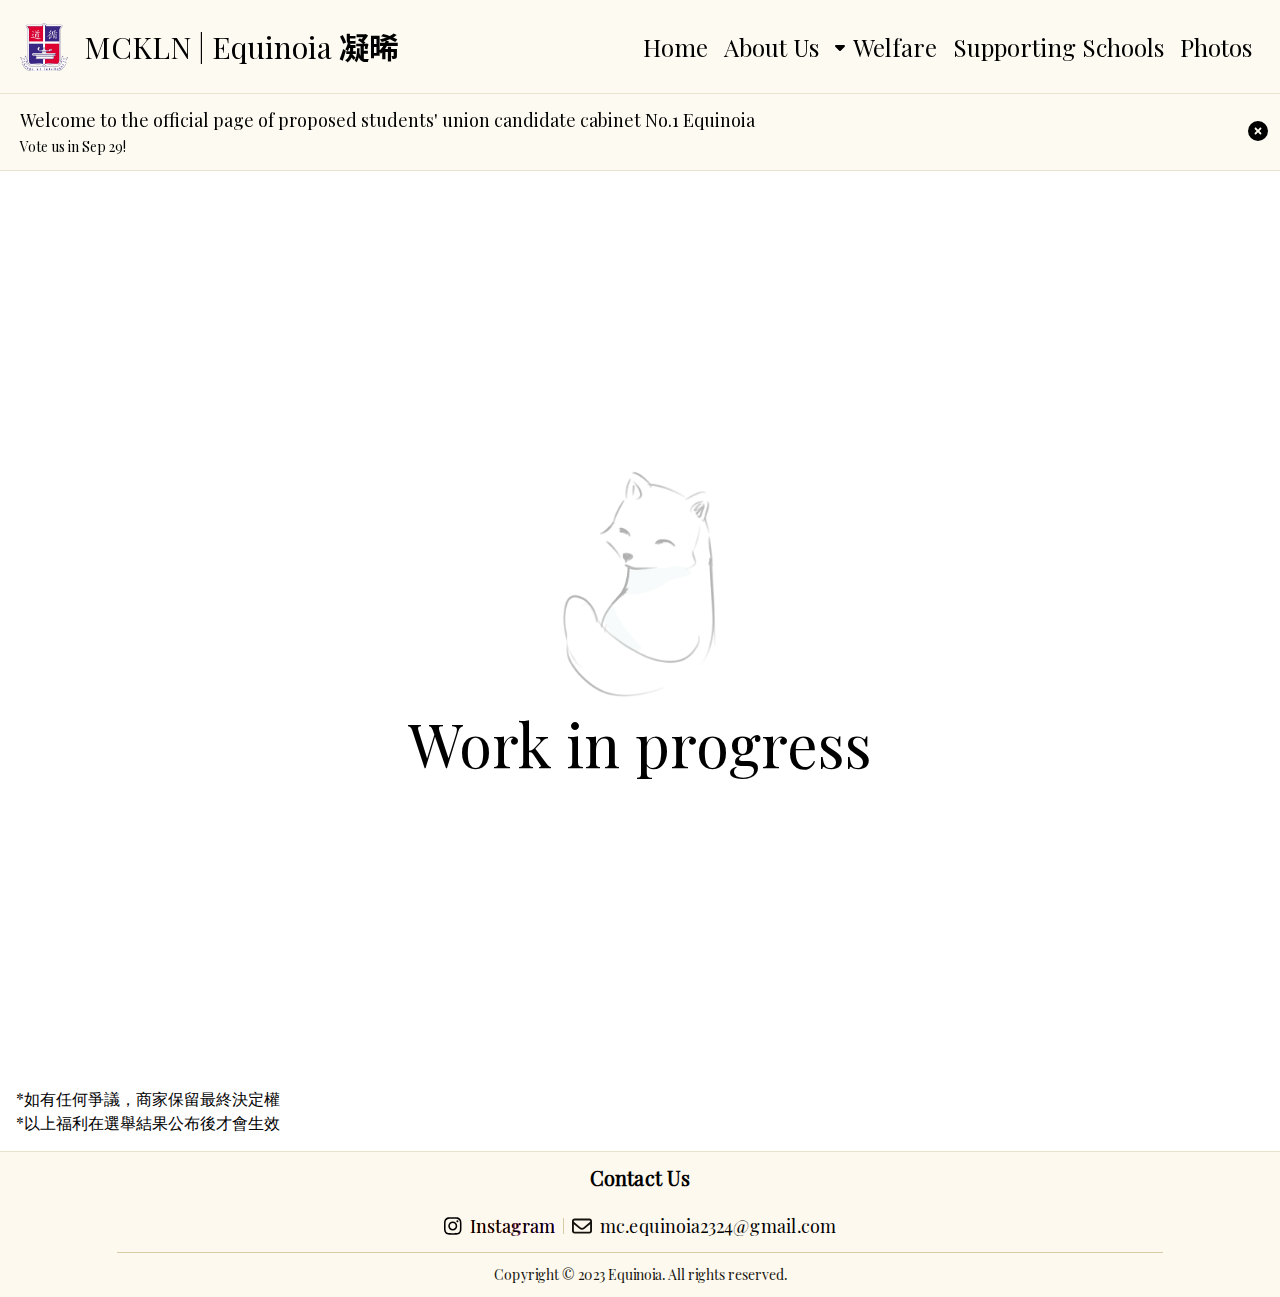
<file: welfare/catering.html>
<!DOCTYPE html><html lang="en"><head><meta charSet="utf-8"/><link rel="stylesheet" href="/_next/static/css/1935fafa8aa78da1.css" data-precedence="next"/><link rel="stylesheet" href="/_next/static/css/5758437845b4140e.css" data-precedence="next"/><link rel="stylesheet" href="/_next/static/css/81e33b1ba1bcafc5.css" data-precedence="next"/><link rel="preload" href="/_next/static/chunks/webpack-04146c170a37279e.js" as="script"/><link rel="preload" href="/_next/static/chunks/fd9d1056-63bdaa4c9c21e8b3.js" as="script"/><link rel="preload" href="/_next/static/chunks/596-75d8959f597f5ef7.js" as="script"/><link rel="preload" href="/_next/static/chunks/main-app-0cbfac08d3e39aa9.js" as="script"/><link rel="icon" href="/icon.ico" sizes="any"/><meta name="theme-color" content="#fdf9ee"/><title>Equinoia</title><meta name="description" content="Propose students‘union candidate cabinet No.1"/><meta name="viewport" content="width=device-width, initial-scale=1"/><link rel="icon" href="/favicon.ico" type="image/x-icon" sizes="any"/><script src="/_next/static/chunks/polyfills-78c92fac7aa8fdd8.js" noModule=""></script></head><body class="__className_3f7c7d transition-all m-0 p-0 w-screen overflow-x-hidden"><script>!function(){try{var d=document.documentElement,n='data-theme',s='setAttribute';var e=localStorage.getItem('theme');if('system'===e||(!e&&true)){var t='(prefers-color-scheme: dark)',m=window.matchMedia(t);if(m.media!==t||m.matches){d.style.colorScheme = 'dark';d[s](n,'dark')}else{d.style.colorScheme = 'light';d[s](n,'light')}}else if(e){d[s](n,e|| '')}if(e==='light'||e==='dark')d.style.colorScheme=e}catch(e){}}()</script><div class="fixed z-[100] left-1/2 -translate-x-1/2"><div class="flex flex-col justify-center items-center gap-y-2"></div></div><div><div class="flex flex-col min-h-screen w-screen"><div class="sticky top-0 w-screen z-50 origin-top"><div class="z-50 flex bg-nav/80 dark:bg-nav-dark/80 flex-wrap gap-2 p-2 lg:p-5 m-0 w-screen items-center dark:text-white backdrop-blur-md border-b border-rice-content/50 dark:border-white/50 "><img src="/school_icon.png" alt="MCKLN icon" class="lg:h-12 lg:w-12 md:w-10 md:h-10 w-8 h-8"/><span class="text-xl lg:text-3xl m-2 text-black dark:text-rice flex-1 ">MCKLN | <a href="/">Equinoia <span class="__className_122769">凝晞</span></a></span></div></div><!--$--><div class="flex flex-col"><div class="flex-1"><div class="flex w-screen justify-center items-center h-screen"><div class="flex flex-col justify-center items-center"><img src="/fox_2.png" alt="Equinoia Fox" class="w-1/3 mb-4"/><span class="text-3xl lg:text-6xl">Work in progress</span></div></div></div><div class="flex flex-col m-2 lg:m-4"><span>*如有任何爭議，商家保留最終決定權</span><span>*以上福利在選舉結果公布後才會生效</span></div></div><!--/$--><div class="flex-1 flex items-end"><div class="bg-rice p-3 flex w-screen flex-col items-center justify-center z-40 border-t border-rice-content/50"><div class="flex justify-center items-center w-screen flex-col"><p class="text-xl font-bold mb-5">Contact Us</p><div class="flex flex-row items-center justify-center gap-2"><a target="_blank" class="flex items-center justify-center [&amp;&gt;]:hover:text-blue-600" href="https://www.instagram.com/equinoia.mc"><svg aria-hidden="true" focusable="false" data-prefix="fab" data-icon="instagram" class="svg-inline--fa fa-instagram mr-2 text-xl" role="img" xmlns="http://www.w3.org/2000/svg" viewBox="0 0 448 512"><path fill="currentColor" d="M224.1 141c-63.6 0-114.9 51.3-114.9 114.9s51.3 114.9 114.9 114.9S339 319.5 339 255.9 287.7 141 224.1 141zm0 189.6c-41.1 0-74.7-33.5-74.7-74.7s33.5-74.7 74.7-74.7 74.7 33.5 74.7 74.7-33.6 74.7-74.7 74.7zm146.4-194.3c0 14.9-12 26.8-26.8 26.8-14.9 0-26.8-12-26.8-26.8s12-26.8 26.8-26.8 26.8 12 26.8 26.8zm76.1 27.2c-1.7-35.9-9.9-67.7-36.2-93.9-26.2-26.2-58-34.4-93.9-36.2-37-2.1-147.9-2.1-184.9 0-35.8 1.7-67.6 9.9-93.9 36.1s-34.4 58-36.2 93.9c-2.1 37-2.1 147.9 0 184.9 1.7 35.9 9.9 67.7 36.2 93.9s58 34.4 93.9 36.2c37 2.1 147.9 2.1 184.9 0 35.9-1.7 67.7-9.9 93.9-36.2 26.2-26.2 34.4-58 36.2-93.9 2.1-37 2.1-147.8 0-184.8zM398.8 388c-7.8 19.6-22.9 34.7-42.6 42.6-29.5 11.7-99.5 9-132.1 9s-102.7 2.6-132.1-9c-19.6-7.8-34.7-22.9-42.6-42.6-11.7-29.5-9-99.5-9-132.1s-2.6-102.7 9-132.1c7.8-19.6 22.9-34.7 42.6-42.6 29.5-11.7 99.5-9 132.1-9s102.7-2.6 132.1 9c19.6 7.8 34.7 22.9 42.6 42.6 11.7 29.5 9 99.5 9 132.1s2.7 102.7-9 132.1z"></path></svg><span class="text-sm lg:text-lg bg-clip-text from-orange-600 to-purple-600 bg-gradient-to-r hover:text-transparent">Instagram</span></a><div class="h-4 w-[1px] bg-rice-content"></div><div class="flex items-center justify-center"><svg aria-hidden="true" focusable="false" data-prefix="far" data-icon="envelope" class="svg-inline--fa fa-envelope mr-2 text-xl text-rice-dark" role="img" xmlns="http://www.w3.org/2000/svg" viewBox="0 0 512 512"><path fill="currentColor" d="M64 112c-8.8 0-16 7.2-16 16v22.1L220.5 291.7c20.7 17 50.4 17 71.1 0L464 150.1V128c0-8.8-7.2-16-16-16H64zM48 212.2V384c0 8.8 7.2 16 16 16H448c8.8 0 16-7.2 16-16V212.2L322 328.8c-38.4 31.5-93.7 31.5-132 0L48 212.2zM0 128C0 92.7 28.7 64 64 64H448c35.3 0 64 28.7 64 64V384c0 35.3-28.7 64-64 64H64c-35.3 0-64-28.7-64-64V128z"></path></svg><span class="text-sm lg:text-lg">mc.equinoia2324@gmail.com</span></div></div></div><div class="w-5/6 h-[1px] my-3 bg-rice-content"></div><span class="text-sm text-rice-dark">Copyright © 2023 Equinoia. All rights reserved.</span></div></div></div></div><script src="/_next/static/chunks/webpack-04146c170a37279e.js" async=""></script><script src="/_next/static/chunks/fd9d1056-63bdaa4c9c21e8b3.js" async=""></script><script src="/_next/static/chunks/596-75d8959f597f5ef7.js" async=""></script><script src="/_next/static/chunks/main-app-0cbfac08d3e39aa9.js" async=""></script><script>(self.__next_f=self.__next_f||[]).push([0])</script><script>self.__next_f.push([1,"1:HL[\"/_next/static/css/1935fafa8aa78da1.css\",{\"as\":\"style\"}]\n2:HL[\"/_next/static/css/5758437845b4140e.css\",{\"as\":\"style\"}]\n0:\"$L3\"\n"])</script><script>self.__next_f.push([1,"4:HL[\"/_next/static/css/81e33b1ba1bcafc5.css\",{\"as\":\"style\"}]\n"])</script><script>self.__next_f.push([1,"5:I{\"id\":7948,\"chunks\":[\"272:static/chunks/webpack-04146c170a37279e.js\",\"971:static/chunks/fd9d1056-63bdaa4c9c21e8b3.js\",\"596:static/chunks/596-75d8959f597f5ef7.js\"],\"name\":\"default\",\"async\":false}\n7:I{\"id\":6628,\"chunks\":[\"272:static/chunks/webpack-04146c170a37279e.js\",\"971:static/chunks/fd9d1056-63bdaa4c9c21e8b3.js\",\"596:static/chunks/596-75d8959f597f5ef7.js\"],\"name\":\"GlobalError\",\"async\":false}\n8:I{\"id\":1431,\"chunks\":[\"185:static/chunks/app/layout-f844d7eb0d51e6a6.js\"],\"name\":\"Providers\",\"async\":false}\n9:"])</script><script>self.__next_f.push([1,"I{\"id\":7767,\"chunks\":[\"272:static/chunks/webpack-04146c170a37279e.js\",\"971:static/chunks/fd9d1056-63bdaa4c9c21e8b3.js\",\"596:static/chunks/596-75d8959f597f5ef7.js\"],\"name\":\"default\",\"async\":false}\na:I{\"id\":7920,\"chunks\":[\"272:static/chunks/webpack-04146c170a37279e.js\",\"971:static/chunks/fd9d1056-63bdaa4c9c21e8b3.js\",\"596:static/chunks/596-75d8959f597f5ef7.js\"],\"name\":\"default\",\"async\":false}\nb:I{\"id\":2106,\"chunks\":[\"676:static/chunks/870fdd6f-c01a767f5d302a89.js\",\"114:static/chunks/114-08913d47a5d13749.js\",\""])</script><script>self.__next_f.push([1,"685:static/chunks/685-a3dc1c0352705b43.js\",\"367:static/chunks/367-a8de38c4b3288fb1.js\",\"106:static/chunks/106-08ae80edae2e5398.js\",\"262:static/chunks/app/not-found-ae06c0c25abe4652.js\"],\"name\":\"\",\"async\":false}\nc:I{\"id\":6685,\"chunks\":[\"685:static/chunks/685-a3dc1c0352705b43.js\",\"896:static/chunks/app/(navbar)/not-found-8bd387a5d91032e0.js\"],\"name\":\"\",\"async\":false}\nd:I{\"id\":9994,\"chunks\":[\"676:static/chunks/870fdd6f-c01a767f5d302a89.js\",\"958:static/chunks/69b09407-ad23f2a32478eae0.js\",\"114:static/chunks/114"])</script><script>self.__next_f.push([1,"-08913d47a5d13749.js\",\"685:static/chunks/685-a3dc1c0352705b43.js\",\"367:static/chunks/367-a8de38c4b3288fb1.js\",\"106:static/chunks/106-08ae80edae2e5398.js\",\"713:static/chunks/app/(navbar)/layout-a4f59a0edecf93e1.js\"],\"name\":\"\",\"async\":false}\ne:I{\"id\":5992,\"chunks\":[\"442:static/chunks/app/(navbar)/welfare/layout-bdf394fc9c6d56cd.js\"],\"name\":\"\",\"async\":false}\n"])</script><script>self.__next_f.push([1,"3:[[[\"$\",\"link\",\"0\",{\"rel\":\"stylesheet\",\"href\":\"/_next/static/css/1935fafa8aa78da1.css\",\"precedence\":\"next\"}],[\"$\",\"link\",\"1\",{\"rel\":\"stylesheet\",\"href\":\"/_next/static/css/5758437845b4140e.css\",\"precedence\":\"next\"}]],[\"$\",\"$L5\",null,{\"buildId\":\"fzasqimw6Wx1jOSYD43GB\",\"assetPrefix\":\"\",\"initialCanonicalUrl\":\"/welfare/catering\",\"initialTree\":[\"\",{\"children\":[\"(navbar)\",{\"children\":[\"welfare\",{\"children\":[\"catering\",{\"children\":[\"__PAGE__\",{}]}]}]}]},\"$undefined\",\"$undefined\",true],\"initialHead\":\"$L6\",\"globalErrorComponent\":\"$7\",\"children\":[[\"$\",\"html\",null,{\"lang\":\"en\",\"children\":[[\"$\",\"link\",null,{\"rel\":\"icon\",\"href\":\"/icon.ico\",\"sizes\":\"any\"}],[\"$\",\"meta\",null,{\"name\":\"theme-color\",\"content\":\"#fdf9ee\"}],[\"$\",\"body\",null,{\"className\":\"__className_3f7c7d transition-all m-0 p-0 w-screen overflow-x-hidden\",\"children\":[\"$\",\"$L8\",null,{\"children\":[\"$\",\"$L9\",null,{\"parallelRouterKey\":\"children\",\"segmentPath\":[\"children\"],\"error\":\"$undefined\",\"errorStyles\":\"$undefined\",\"loading\":\"$undefined\",\"loadingStyles\":\"$undefined\",\"hasLoading\":false,\"template\":[\"$\",\"$La\",null,{}],\"templateStyles\":\"$undefined\",\"notFound\":[\"$\",\"div\",null,{\"className\":\"h-screen flex flex-col\",\"children\":[[\"$\",\"$Lb\",null,{}],[\"$\",\"div\",null,{\"className\":\"flex flex-1 justify-center content-center items-center\",\"children\":[\"$\",\"div\",null,{\"className\":\"text-center flex items-center justify-center flex-col\",\"children\":[[\"$\",\"img\",null,{\"src\":\"/icon.jpg\",\"alt\":\"Icon of Equinoia\",\"className\":\"w-1/4 z-0 rounded-full\"}],[\"$\",\"p\",null,{\"className\":\"text-3xl \",\"children\":\"Opps! Page Not Found!\"}],[\"$\",\"p\",null,{\"children\":[\"You may want to go to our \",[\"$\",\"$Lc\",null,{\"href\":\"/\",\"className\":\"text-blue-600 hover:text-blue-800\",\"children\":\"home page\"}]]}]]}]}]]}],\"notFoundStyles\":[[\"$\",\"link\",\"0\",{\"rel\":\"stylesheet\",\"href\":\"/_next/static/css/81e33b1ba1bcafc5.css\",\"precedence\":\"$undefined\"}]],\"childProp\":{\"current\":[[\"$\",\"$Ld\",null,{\"children\":[\"$\",\"$L9\",null,{\"parallelRouterKey\":\"children\",\"segmentPath\":[\"children\",\"(navbar)\",\"children\"],\"error\":\"$undefined\",\"errorStyles\":\"$undefined\",\"loading\":[\"$\",\"div\",null,{\"className\":\"flex justify-center items-center content-center h-screen\",\"children\":[\"$\",\"div\",null,{\"className\":\"\",\"children\":[\"$\",\"svg\",null,{\"aria-hidden\":\"true\",\"focusable\":\"false\",\"data-prefix\":\"fas\",\"data-icon\":\"spinner\",\"className\":\"svg-inline--fa fa-spinner fa-spin text-6xl m-6 text-rice-content dark:text-gold-300\",\"role\":\"img\",\"xmlns\":\"http://www.w3.org/2000/svg\",\"viewBox\":\"0 0 512 512\",\"style\":{},\"children\":[\"$\",\"path\",null,{\"fill\":\"currentColor\",\"d\":\"M304 48a48 48 0 1 0 -96 0 48 48 0 1 0 96 0zm0 416a48 48 0 1 0 -96 0 48 48 0 1 0 96 0zM48 304a48 48 0 1 0 0-96 48 48 0 1 0 0 96zm464-48a48 48 0 1 0 -96 0 48 48 0 1 0 96 0zM142.9 437A48 48 0 1 0 75 369.1 48 48 0 1 0 142.9 437zm0-294.2A48 48 0 1 0 75 75a48 48 0 1 0 67.9 67.9zM369.1 437A48 48 0 1 0 437 369.1 48 48 0 1 0 369.1 437z\",\"style\":{}}]}]}]}],\"loadingStyles\":[],\"hasLoading\":true,\"template\":[\"$\",\"$La\",null,{}],\"templateStyles\":\"$undefined\",\"notFound\":[\"$\",\"div\",null,{\"className\":\"h-screen flex flex-col\",\"children\":[\"$\",\"div\",null,{\"className\":\"flex flex-1 justify-center content-center items-center\",\"children\":[\"$\",\"div\",null,{\"className\":\"text-center flex items-center justify-center flex-col\",\"children\":[[\"$\",\"img\",null,{\"src\":\"/icon.jpg\",\"alt\":\"Icon of Equinoia\",\"className\":\"w-1/4 z-0 rounded-full\"}],[\"$\",\"p\",null,{\"className\":\"text-3xl \",\"children\":\"Opps! Page Not Found!\"}],[\"$\",\"p\",null,{\"children\":[\"You may want to go to our \",[\"$\",\"$Lc\",null,{\"href\":\"/\",\"className\":\"text-blue-600 hover:text-blue-800\",\"children\":\"home page\"}]]}]]}]}]}],\"notFoundStyles\":[],\"childProp\":{\"current\":[[\"$\",\"$Le\",null,{\"children\":[\"$\",\"$L9\",null,{\"parallelRouterKey\":\"children\",\"segmentPath\":[\"children\",\"(navbar)\",\"children\",\"welfare\",\"children\"],\"error\":\"$undefined\",\"errorStyles\":\"$undefined\",\"loading\":\"$undefined\",\"loadingStyles\":\"$undefined\",\"hasLoading\":false,\"template\":[\"$\",\"$La\",null,{}],\"templateStyles\":\"$undefined\",\"notFound\":\"$undefined\",\"notFoundStyles\":\"$undefined\",\"childProp\":{\"current\":[\"$\",\"$L9\",null,{\"parallelRouterKey\":\"children\",\"segmentPath\":[\"children\",\"(navbar)\",\"children\",\"welfare\",\"children\",\"catering\",\"children\"],\"error\":\"$undefined\",\"errorStyles\":\"$undefined\",\"loading\":\"$undefined\",\"loadingStyles\":\"$undefined\",\"hasLoading\":false,\"template\":[\"$\",\"$La\",null,{}],\"templateStyles\":\"$undefined\",\"notFound\":\"$undefined\",\"notFoundStyles\":\"$undefined\",\"childProp\":{\"current\":[[\"$\",\"div\",null,{\"className\":\"flex w-screen justify-center items-center h-screen\",\"children\":[\"$\",\"div\",null,{\"className\":\"flex flex-col justify-center items-center\",\"children\":[[\"$\",\"img\",null,{\"src\":\"/fox_2.png\",\"alt\":\"Equinoia Fox\",\"className\":\"w-1/3 mb-4\"}],[\"$\",\"span\",null,{\"className\":\"text-3xl lg:text-6xl\",\"children\":\"Work in progress\"}]]}]}],null],\"segment\":\"__PAGE__\"},\"styles\":[]}],\"segment\":\"catering\"},\"styles\":[]}],\"params\":{}}],null],\"segment\":\"welfare\"},\"styles\":[]}],\"params\":{}}],null],\"segment\":\"(navbar)\"},\"styles\":[[\"$\",\"link\",\"0\",{\"rel\":\"stylesheet\",\"href\":\"/_next/static/css/81e33b1ba1bcafc5.css\",\"precedence\":\"next\"}]]}]}]}]]}],null]}]]\n"])</script><script>self.__next_f.push([1,"6:[[\"$\",\"meta\",\"0\",{\"charSet\":\"utf-8\"}],[\"$\",\"title\",\"1\",{\"children\":\"Equinoia\"}],[\"$\",\"meta\",\"2\",{\"name\":\"description\",\"content\":\"Propose students‘union candidate cabinet No.1\"}],[\"$\",\"meta\",\"3\",{\"name\":\"viewport\",\"content\":\"width=device-width, initial-scale=1\"}],[\"$\",\"link\",\"4\",{\"rel\":\"icon\",\"href\":\"/favicon.ico\",\"type\":\"image/x-icon\",\"sizes\":\"any\"}]]\n"])</script></body></html>
</file>
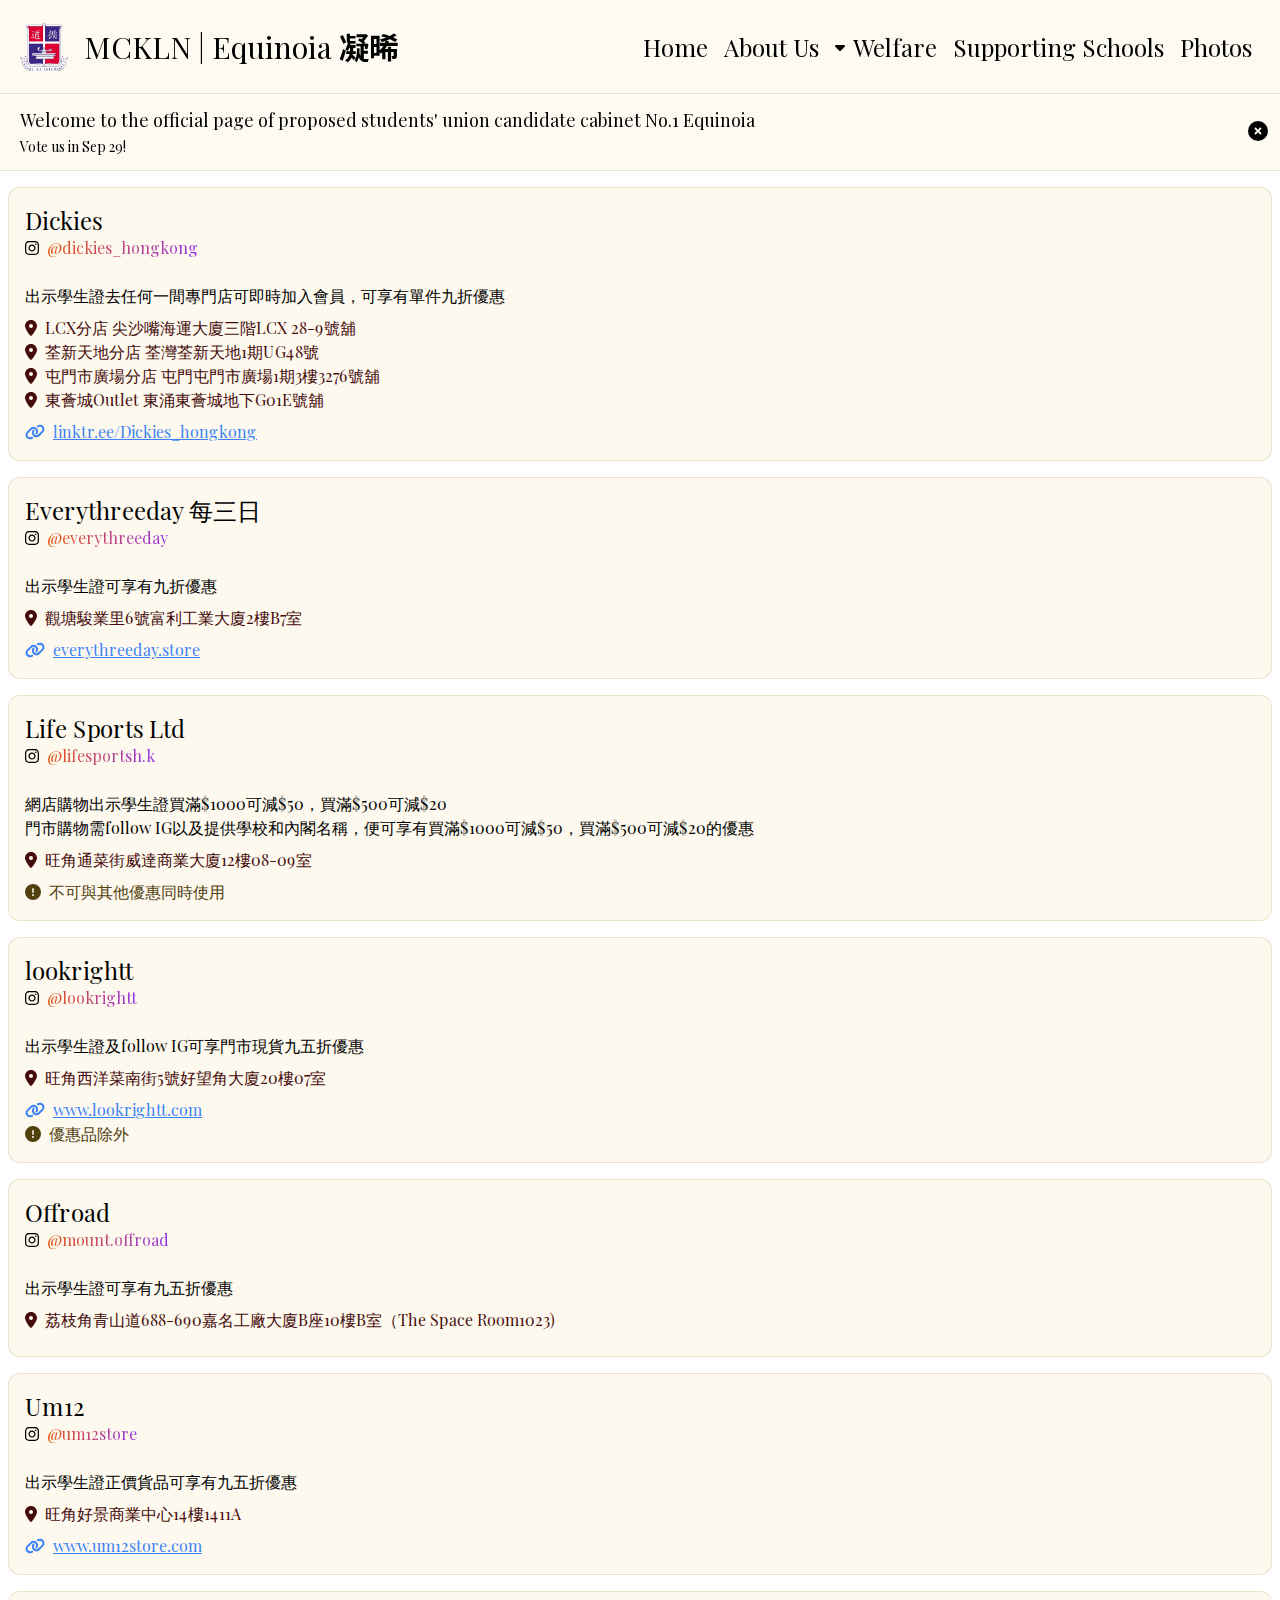
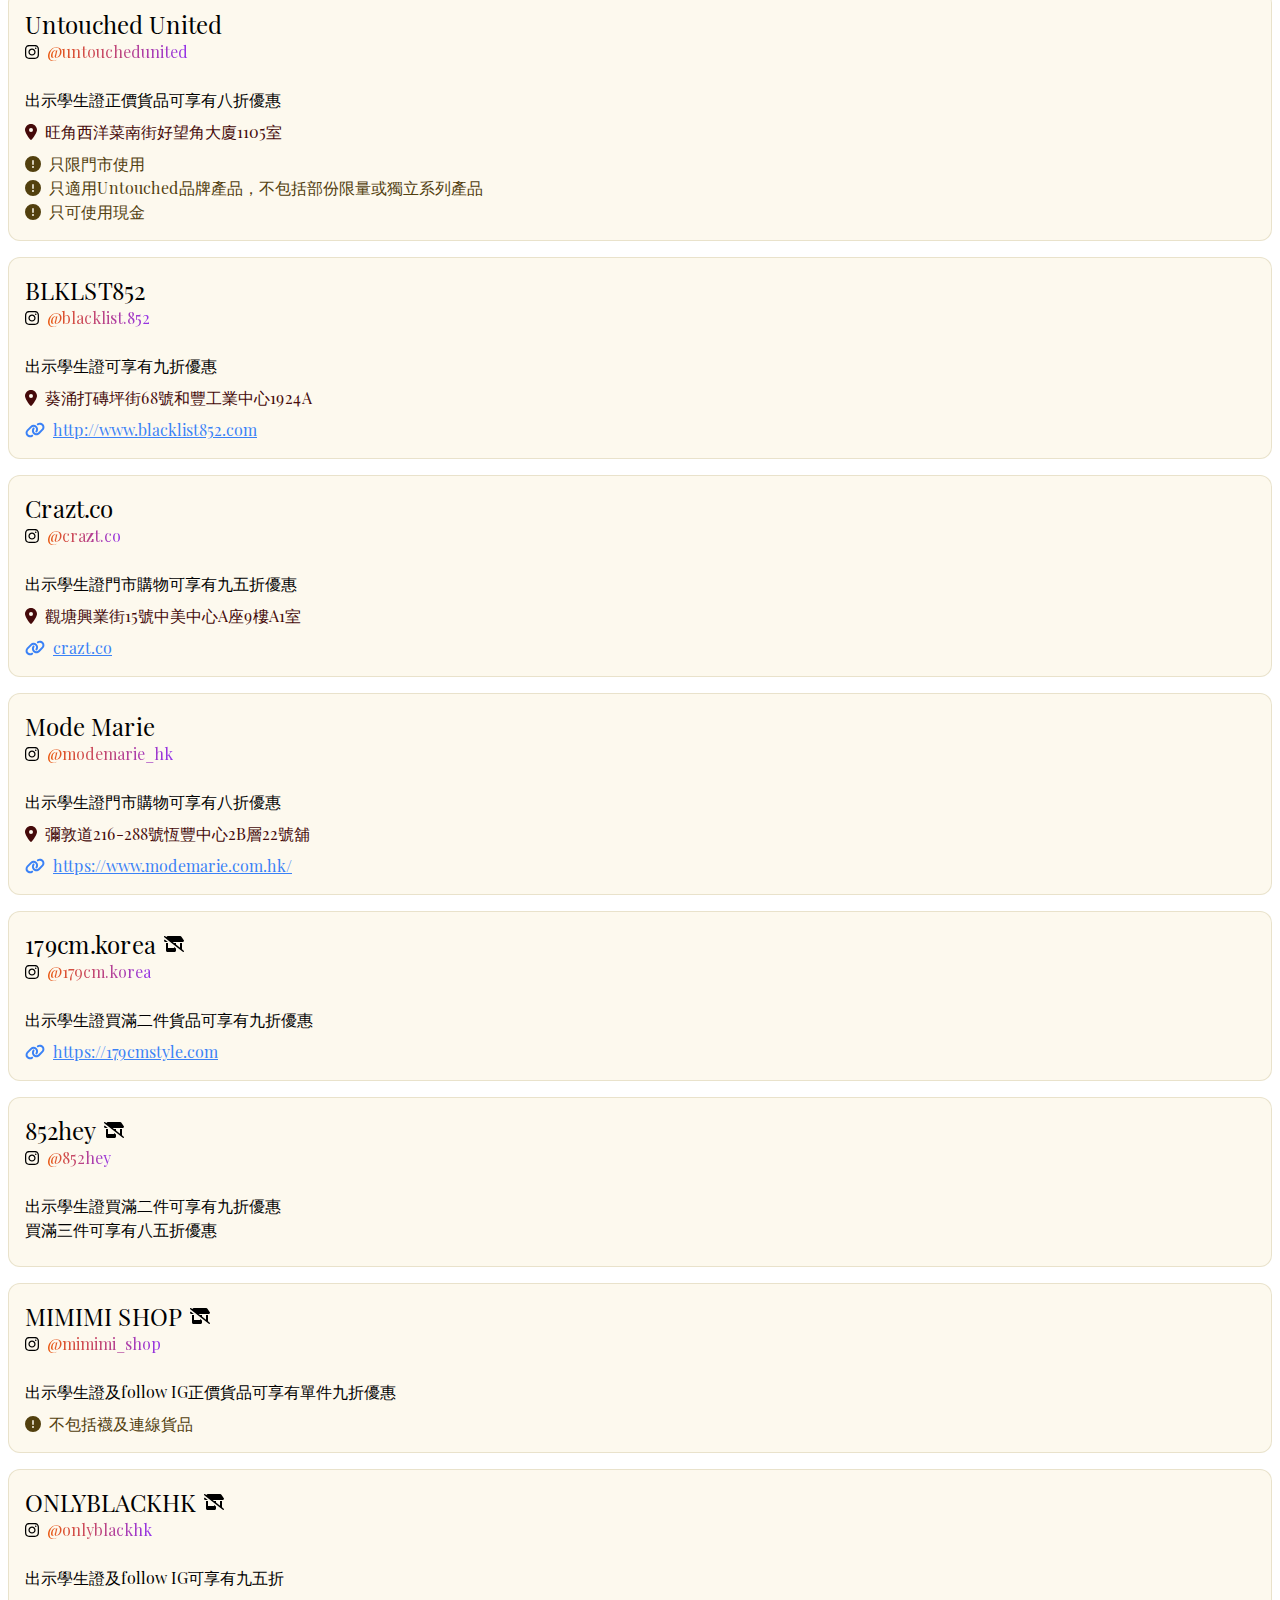
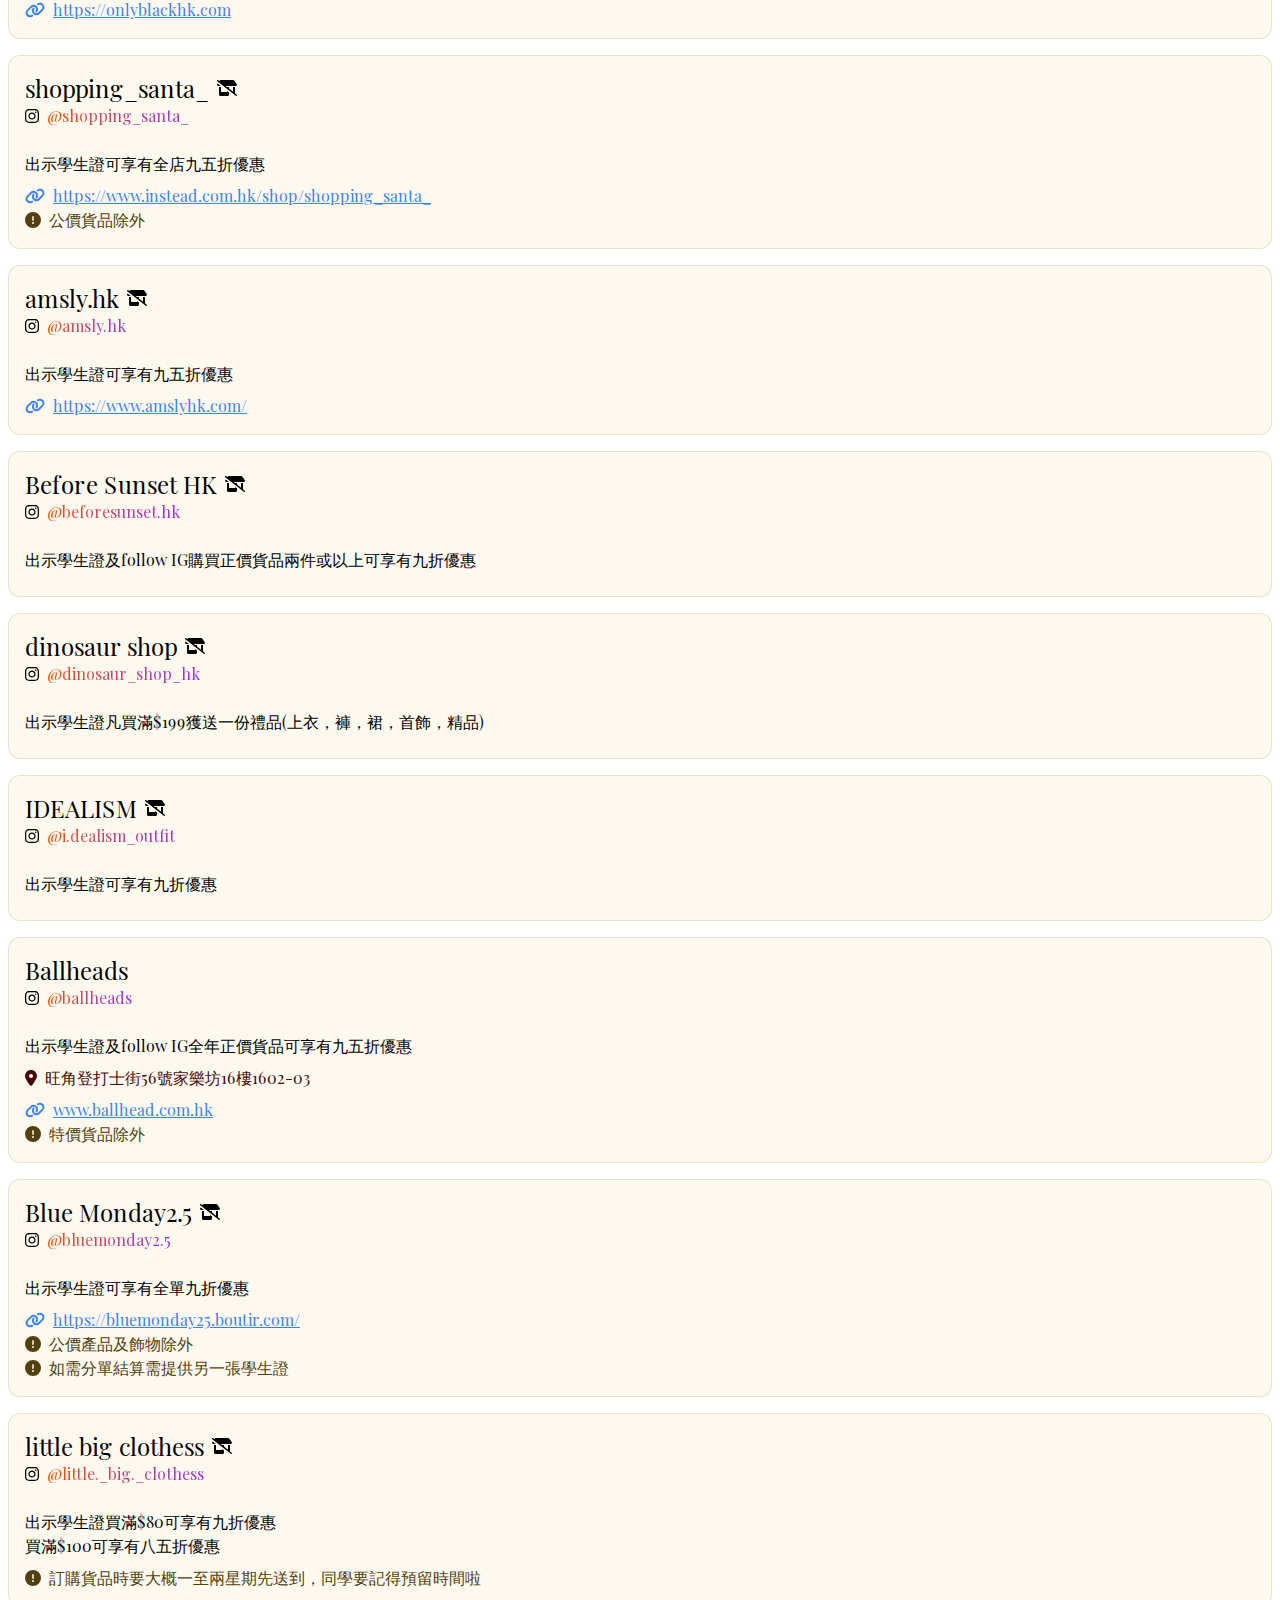
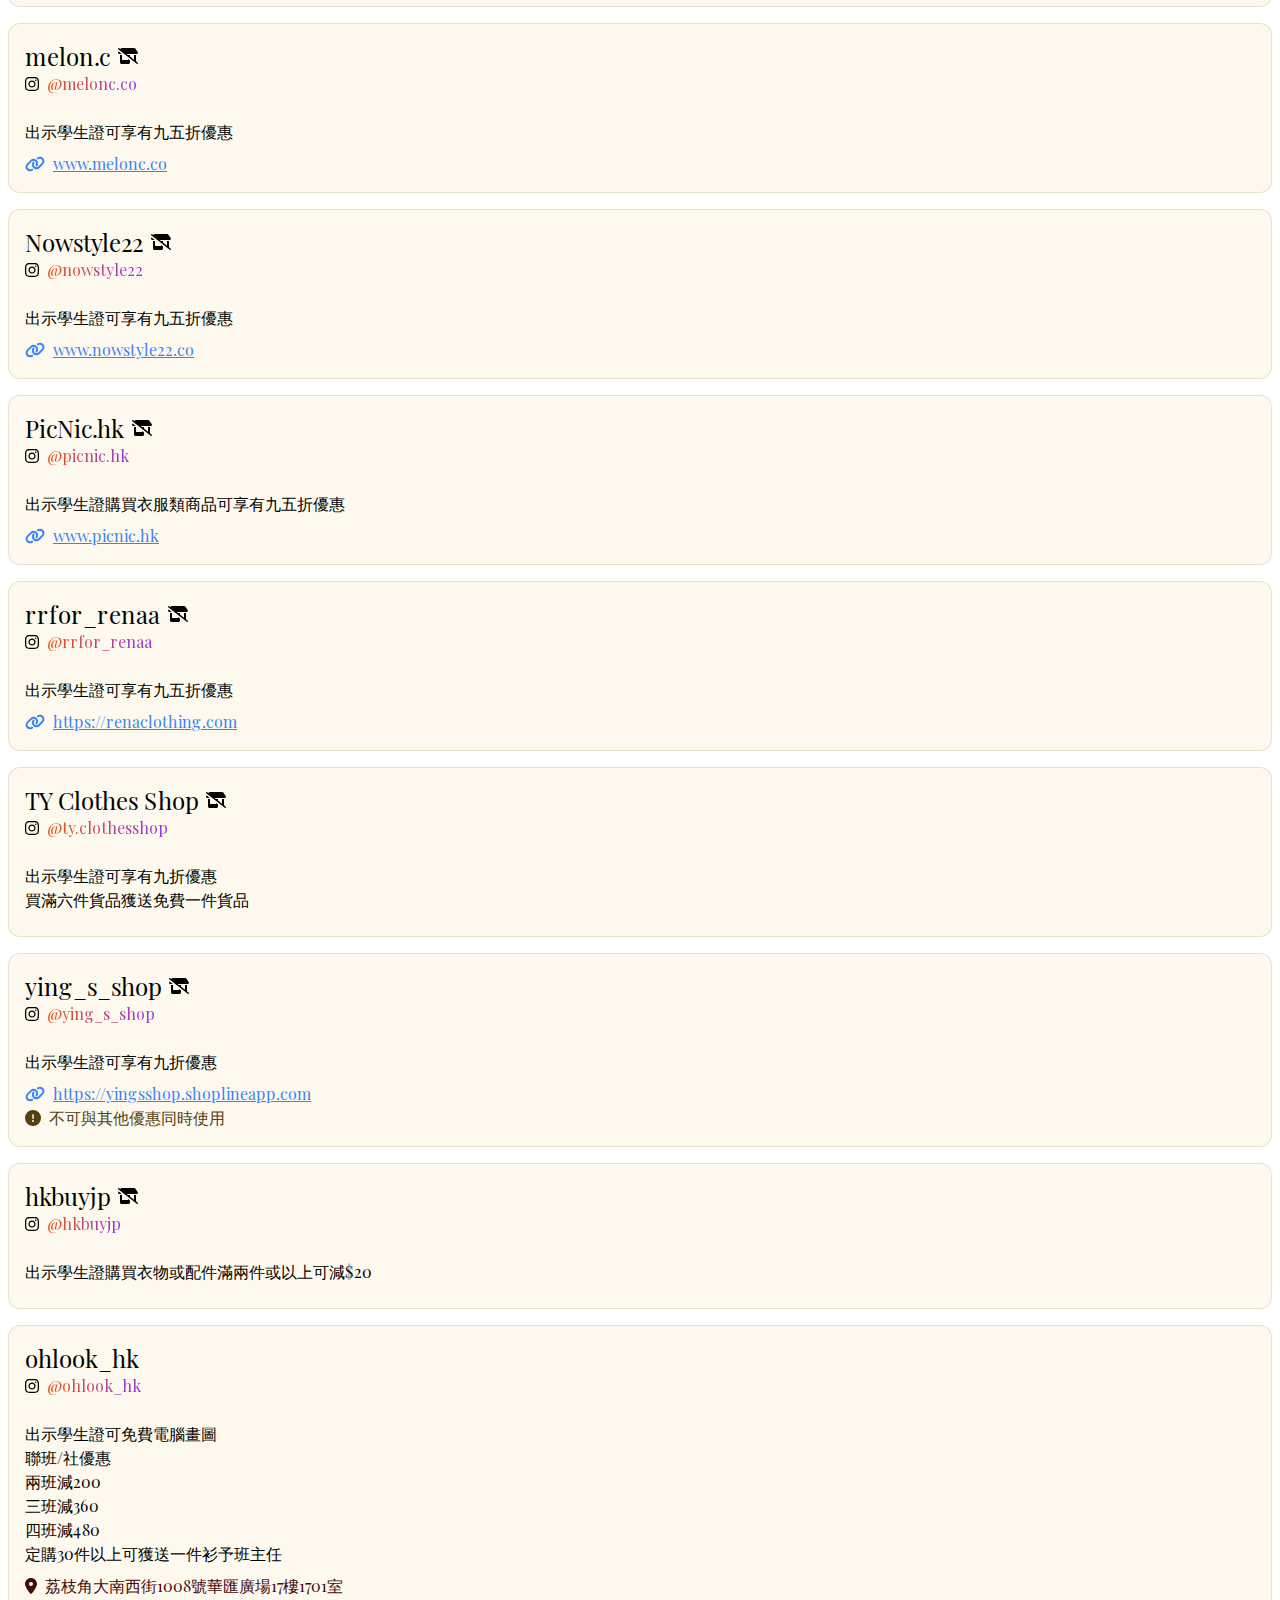
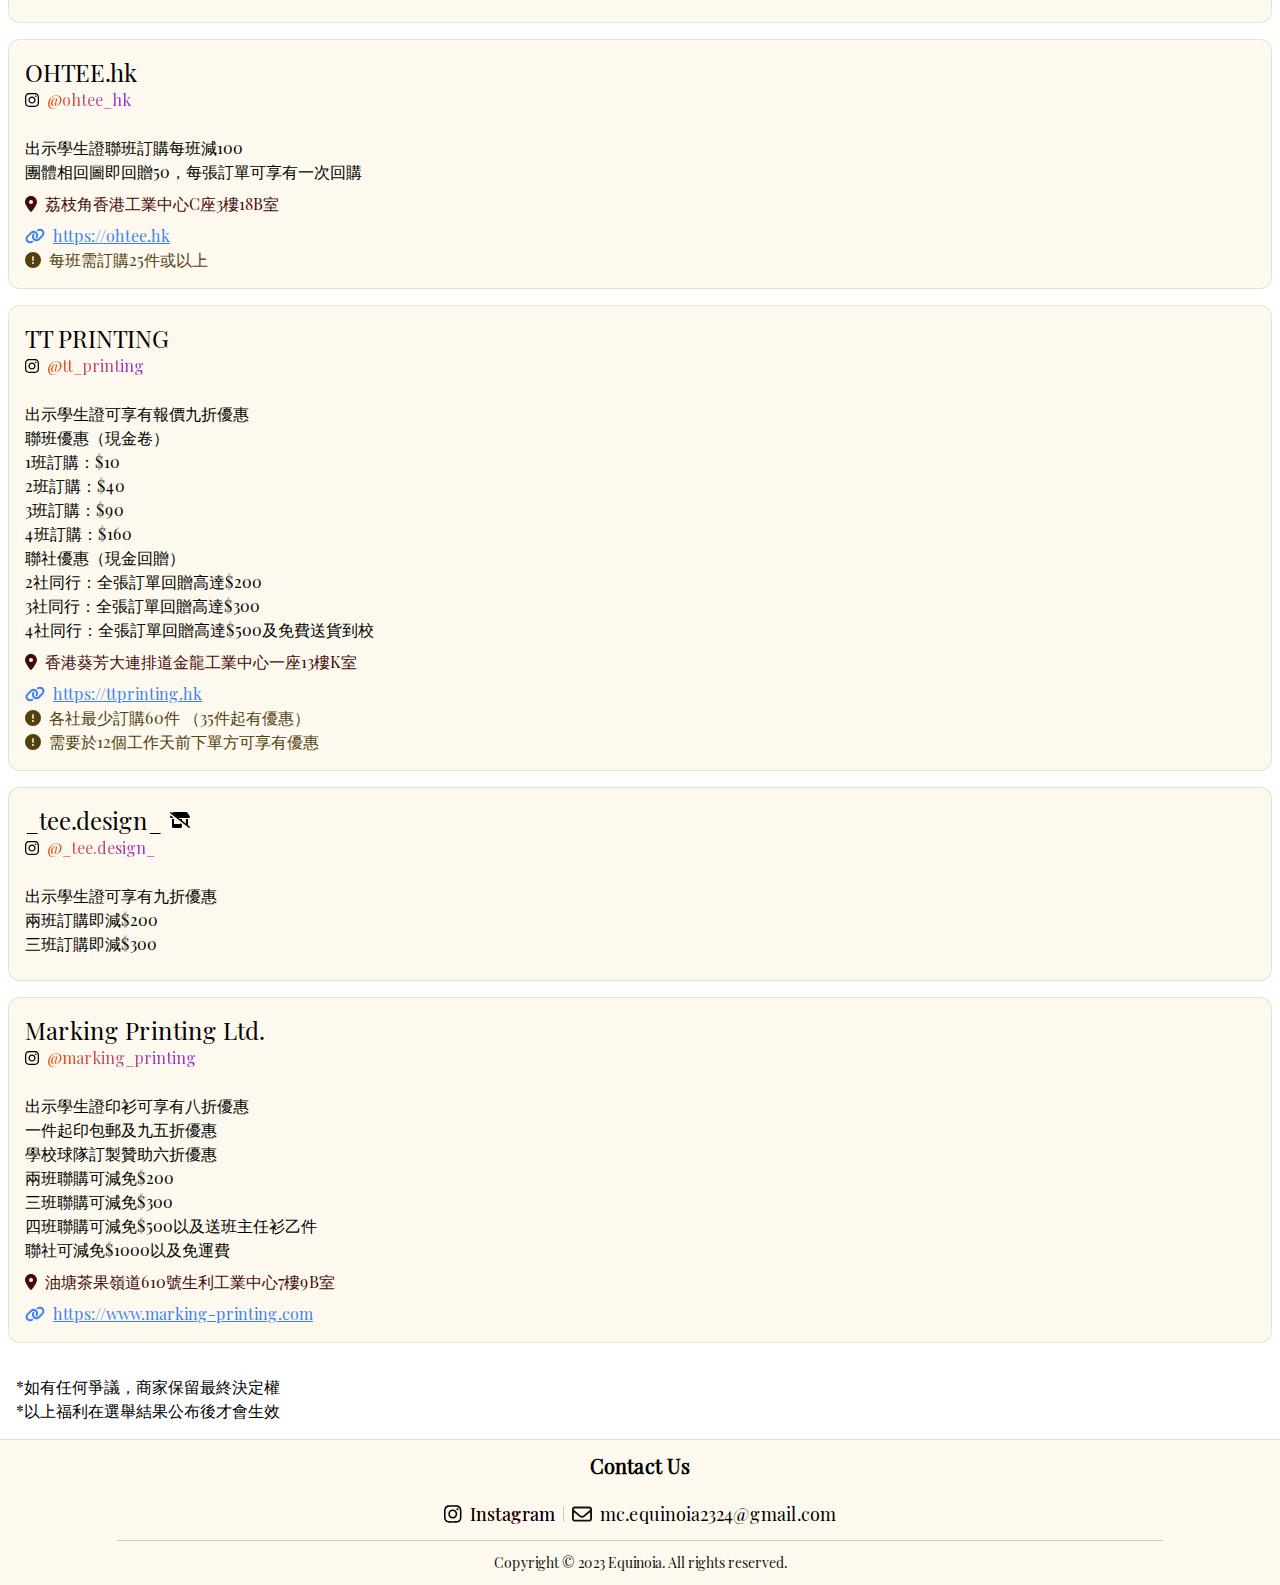
<file: welfare/clothing.html>
<!DOCTYPE html><html lang="en"><head><meta charSet="utf-8"/><link rel="stylesheet" href="/_next/static/css/1935fafa8aa78da1.css" data-precedence="next"/><link rel="stylesheet" href="/_next/static/css/5758437845b4140e.css" data-precedence="next"/><link rel="stylesheet" href="/_next/static/css/81e33b1ba1bcafc5.css" data-precedence="next"/><link rel="preload" href="/_next/static/chunks/webpack-04146c170a37279e.js" as="script"/><link rel="preload" href="/_next/static/chunks/fd9d1056-63bdaa4c9c21e8b3.js" as="script"/><link rel="preload" href="/_next/static/chunks/596-75d8959f597f5ef7.js" as="script"/><link rel="preload" href="/_next/static/chunks/main-app-0cbfac08d3e39aa9.js" as="script"/><link rel="icon" href="/icon.ico" sizes="any"/><meta name="theme-color" content="#fdf9ee"/><title>Equinoia</title><meta name="description" content="Propose students‘union candidate cabinet No.1"/><meta name="viewport" content="width=device-width, initial-scale=1"/><link rel="icon" href="/favicon.ico" type="image/x-icon" sizes="any"/><script src="/_next/static/chunks/polyfills-78c92fac7aa8fdd8.js" noModule=""></script></head><body class="__className_3f7c7d transition-all m-0 p-0 w-screen overflow-x-hidden"><script>!function(){try{var d=document.documentElement,n='data-theme',s='setAttribute';var e=localStorage.getItem('theme');if('system'===e||(!e&&true)){var t='(prefers-color-scheme: dark)',m=window.matchMedia(t);if(m.media!==t||m.matches){d.style.colorScheme = 'dark';d[s](n,'dark')}else{d.style.colorScheme = 'light';d[s](n,'light')}}else if(e){d[s](n,e|| '')}if(e==='light'||e==='dark')d.style.colorScheme=e}catch(e){}}()</script><div class="fixed z-[100] left-1/2 -translate-x-1/2"><div class="flex flex-col justify-center items-center gap-y-2"></div></div><div><div class="flex flex-col min-h-screen w-screen"><div class="sticky top-0 w-screen z-50 origin-top"><div class="z-50 flex bg-nav/80 dark:bg-nav-dark/80 flex-wrap gap-2 p-2 lg:p-5 m-0 w-screen items-center dark:text-white backdrop-blur-md border-b border-rice-content/50 dark:border-white/50 "><img src="/school_icon.png" alt="MCKLN icon" class="lg:h-12 lg:w-12 md:w-10 md:h-10 w-8 h-8"/><span class="text-xl lg:text-3xl m-2 text-black dark:text-rice flex-1 ">MCKLN | <a href="/">Equinoia <span class="__className_122769">凝晞</span></a></span></div></div><!--$--><div class="flex flex-col"><div class="flex-1"><div><div><div class="bg-rice rounded-xl p-4 m-2 lg:my-4 border border-rice-content/50"><div class="mb-4 lg:mb-6"><div class="flex items-center"><span class="mr-2 text-2xl">Dickies</span></div><a href="https://instagram.com/dickies_hongkong" class="flex items-center w-max"><svg aria-hidden="true" focusable="false" data-prefix="fab" data-icon="instagram" class="svg-inline--fa fa-instagram mr-2" role="img" xmlns="http://www.w3.org/2000/svg" viewBox="0 0 448 512"><path fill="currentColor" d="M224.1 141c-63.6 0-114.9 51.3-114.9 114.9s51.3 114.9 114.9 114.9S339 319.5 339 255.9 287.7 141 224.1 141zm0 189.6c-41.1 0-74.7-33.5-74.7-74.7s33.5-74.7 74.7-74.7 74.7 33.5 74.7 74.7-33.6 74.7-74.7 74.7zm146.4-194.3c0 14.9-12 26.8-26.8 26.8-14.9 0-26.8-12-26.8-26.8s12-26.8 26.8-26.8 26.8 12 26.8 26.8zm76.1 27.2c-1.7-35.9-9.9-67.7-36.2-93.9-26.2-26.2-58-34.4-93.9-36.2-37-2.1-147.9-2.1-184.9 0-35.8 1.7-67.6 9.9-93.9 36.1s-34.4 58-36.2 93.9c-2.1 37-2.1 147.9 0 184.9 1.7 35.9 9.9 67.7 36.2 93.9s58 34.4 93.9 36.2c37 2.1 147.9 2.1 184.9 0 35.9-1.7 67.7-9.9 93.9-36.2 26.2-26.2 34.4-58 36.2-93.9 2.1-37 2.1-147.8 0-184.8zM398.8 388c-7.8 19.6-22.9 34.7-42.6 42.6-29.5 11.7-99.5 9-132.1 9s-102.7 2.6-132.1-9c-19.6-7.8-34.7-22.9-42.6-42.6-11.7-29.5-9-99.5-9-132.1s-2.6-102.7 9-132.1c7.8-19.6 22.9-34.7 42.6-42.6 29.5-11.7 99.5-9 132.1-9s102.7-2.6 132.1 9c19.6 7.8 34.7 22.9 42.6 42.6 11.7 29.5 9 99.5 9 132.1s2.7 102.7-9 132.1z"></path></svg><span class="bg-clip-text from-orange-600 to-purple-600 bg-gradient-to-r text-transparent">@<!-- -->dickies_hongkong</span></a></div><div class="flex flex-col"><ol><li><span>出示學生證去任何一間專門店可即時加入會員，可享有單件九折優惠</span></li><li class="my-2"><div><svg aria-hidden="true" focusable="false" data-prefix="fas" data-icon="location-dot" class="svg-inline--fa fa-location-dot mr-2 text-red-950" role="img" xmlns="http://www.w3.org/2000/svg" viewBox="0 0 384 512"><path fill="currentColor" d="M215.7 499.2C267 435 384 279.4 384 192C384 86 298 0 192 0S0 86 0 192c0 87.4 117 243 168.3 307.2c12.3 15.3 35.1 15.3 47.4 0zM192 128a64 64 0 1 1 0 128 64 64 0 1 1 0-128z"></path></svg><span class="text-red-950">LCX分店 尖沙嘴海運大廈三階LCX 28-9號舖</span></div><div><svg aria-hidden="true" focusable="false" data-prefix="fas" data-icon="location-dot" class="svg-inline--fa fa-location-dot mr-2 text-red-950" role="img" xmlns="http://www.w3.org/2000/svg" viewBox="0 0 384 512"><path fill="currentColor" d="M215.7 499.2C267 435 384 279.4 384 192C384 86 298 0 192 0S0 86 0 192c0 87.4 117 243 168.3 307.2c12.3 15.3 35.1 15.3 47.4 0zM192 128a64 64 0 1 1 0 128 64 64 0 1 1 0-128z"></path></svg><span class="text-red-950">荃新天地分店 荃灣荃新天地1期UG48號</span></div><div><svg aria-hidden="true" focusable="false" data-prefix="fas" data-icon="location-dot" class="svg-inline--fa fa-location-dot mr-2 text-red-950" role="img" xmlns="http://www.w3.org/2000/svg" viewBox="0 0 384 512"><path fill="currentColor" d="M215.7 499.2C267 435 384 279.4 384 192C384 86 298 0 192 0S0 86 0 192c0 87.4 117 243 168.3 307.2c12.3 15.3 35.1 15.3 47.4 0zM192 128a64 64 0 1 1 0 128 64 64 0 1 1 0-128z"></path></svg><span class="text-red-950">屯門市廣場分店 屯門屯門市廣場1期3樓3276號舖</span></div><div><svg aria-hidden="true" focusable="false" data-prefix="fas" data-icon="location-dot" class="svg-inline--fa fa-location-dot mr-2 text-red-950" role="img" xmlns="http://www.w3.org/2000/svg" viewBox="0 0 384 512"><path fill="currentColor" d="M215.7 499.2C267 435 384 279.4 384 192C384 86 298 0 192 0S0 86 0 192c0 87.4 117 243 168.3 307.2c12.3 15.3 35.1 15.3 47.4 0zM192 128a64 64 0 1 1 0 128 64 64 0 1 1 0-128z"></path></svg><span class="text-red-950">東薈城Outlet 東涌東薈城地下G01E號舖</span></div></li><li><a href="https://linktr.ee/Dickies_hongkong" class="w-full flex items-center"><svg aria-hidden="true" focusable="false" data-prefix="fas" data-icon="link" class="svg-inline--fa fa-link mr-2 text-blue-500" role="img" xmlns="http://www.w3.org/2000/svg" viewBox="0 0 640 512"><path fill="currentColor" d="M579.8 267.7c56.5-56.5 56.5-148 0-204.5c-50-50-128.8-56.5-186.3-15.4l-1.6 1.1c-14.4 10.3-17.7 30.3-7.4 44.6s30.3 17.7 44.6 7.4l1.6-1.1c32.1-22.9 76-19.3 103.8 8.6c31.5 31.5 31.5 82.5 0 114L422.3 334.8c-31.5 31.5-82.5 31.5-114 0c-27.9-27.9-31.5-71.8-8.6-103.8l1.1-1.6c10.3-14.4 6.9-34.4-7.4-44.6s-34.4-6.9-44.6 7.4l-1.1 1.6C206.5 251.2 213 330 263 380c56.5 56.5 148 56.5 204.5 0L579.8 267.7zM60.2 244.3c-56.5 56.5-56.5 148 0 204.5c50 50 128.8 56.5 186.3 15.4l1.6-1.1c14.4-10.3 17.7-30.3 7.4-44.6s-30.3-17.7-44.6-7.4l-1.6 1.1c-32.1 22.9-76 19.3-103.8-8.6C74 372 74 321 105.5 289.5L217.7 177.2c31.5-31.5 82.5-31.5 114 0c27.9 27.9 31.5 71.8 8.6 103.9l-1.1 1.6c-10.3 14.4-6.9 34.4 7.4 44.6s34.4 6.9 44.6-7.4l1.1-1.6C433.5 260.8 427 182 377 132c-56.5-56.5-148-56.5-204.5 0L60.2 244.3z"></path></svg><span class="text-blue-500 underline">linktr.ee/Dickies_hongkong</span></a></li></ol></div></div></div><div><div class="bg-rice rounded-xl p-4 m-2 lg:my-4 border border-rice-content/50"><div class="mb-4 lg:mb-6"><div class="flex items-center"><span class="mr-2 text-2xl">Everythreeday 每三日</span></div><a href="https://instagram.com/everythreeday" class="flex items-center w-max"><svg aria-hidden="true" focusable="false" data-prefix="fab" data-icon="instagram" class="svg-inline--fa fa-instagram mr-2" role="img" xmlns="http://www.w3.org/2000/svg" viewBox="0 0 448 512"><path fill="currentColor" d="M224.1 141c-63.6 0-114.9 51.3-114.9 114.9s51.3 114.9 114.9 114.9S339 319.5 339 255.9 287.7 141 224.1 141zm0 189.6c-41.1 0-74.7-33.5-74.7-74.7s33.5-74.7 74.7-74.7 74.7 33.5 74.7 74.7-33.6 74.7-74.7 74.7zm146.4-194.3c0 14.9-12 26.8-26.8 26.8-14.9 0-26.8-12-26.8-26.8s12-26.8 26.8-26.8 26.8 12 26.8 26.8zm76.1 27.2c-1.7-35.9-9.9-67.7-36.2-93.9-26.2-26.2-58-34.4-93.9-36.2-37-2.1-147.9-2.1-184.9 0-35.8 1.7-67.6 9.9-93.9 36.1s-34.4 58-36.2 93.9c-2.1 37-2.1 147.9 0 184.9 1.7 35.9 9.9 67.7 36.2 93.9s58 34.4 93.9 36.2c37 2.1 147.9 2.1 184.9 0 35.9-1.7 67.7-9.9 93.9-36.2 26.2-26.2 34.4-58 36.2-93.9 2.1-37 2.1-147.8 0-184.8zM398.8 388c-7.8 19.6-22.9 34.7-42.6 42.6-29.5 11.7-99.5 9-132.1 9s-102.7 2.6-132.1-9c-19.6-7.8-34.7-22.9-42.6-42.6-11.7-29.5-9-99.5-9-132.1s-2.6-102.7 9-132.1c7.8-19.6 22.9-34.7 42.6-42.6 29.5-11.7 99.5-9 132.1-9s102.7-2.6 132.1 9c19.6 7.8 34.7 22.9 42.6 42.6 11.7 29.5 9 99.5 9 132.1s2.7 102.7-9 132.1z"></path></svg><span class="bg-clip-text from-orange-600 to-purple-600 bg-gradient-to-r text-transparent">@<!-- -->everythreeday</span></a></div><div class="flex flex-col"><ol><li><span>出示學生證可享有九折優惠</span></li><li class="my-2"><div><svg aria-hidden="true" focusable="false" data-prefix="fas" data-icon="location-dot" class="svg-inline--fa fa-location-dot mr-2 text-red-950" role="img" xmlns="http://www.w3.org/2000/svg" viewBox="0 0 384 512"><path fill="currentColor" d="M215.7 499.2C267 435 384 279.4 384 192C384 86 298 0 192 0S0 86 0 192c0 87.4 117 243 168.3 307.2c12.3 15.3 35.1 15.3 47.4 0zM192 128a64 64 0 1 1 0 128 64 64 0 1 1 0-128z"></path></svg><span class="text-red-950">觀塘駿業里6號富利工業大廈2樓B7室</span></div></li><li><a href="https://everythreeday.store" class="w-full flex items-center"><svg aria-hidden="true" focusable="false" data-prefix="fas" data-icon="link" class="svg-inline--fa fa-link mr-2 text-blue-500" role="img" xmlns="http://www.w3.org/2000/svg" viewBox="0 0 640 512"><path fill="currentColor" d="M579.8 267.7c56.5-56.5 56.5-148 0-204.5c-50-50-128.8-56.5-186.3-15.4l-1.6 1.1c-14.4 10.3-17.7 30.3-7.4 44.6s30.3 17.7 44.6 7.4l1.6-1.1c32.1-22.9 76-19.3 103.8 8.6c31.5 31.5 31.5 82.5 0 114L422.3 334.8c-31.5 31.5-82.5 31.5-114 0c-27.9-27.9-31.5-71.8-8.6-103.8l1.1-1.6c10.3-14.4 6.9-34.4-7.4-44.6s-34.4-6.9-44.6 7.4l-1.1 1.6C206.5 251.2 213 330 263 380c56.5 56.5 148 56.5 204.5 0L579.8 267.7zM60.2 244.3c-56.5 56.5-56.5 148 0 204.5c50 50 128.8 56.5 186.3 15.4l1.6-1.1c14.4-10.3 17.7-30.3 7.4-44.6s-30.3-17.7-44.6-7.4l-1.6 1.1c-32.1 22.9-76 19.3-103.8-8.6C74 372 74 321 105.5 289.5L217.7 177.2c31.5-31.5 82.5-31.5 114 0c27.9 27.9 31.5 71.8 8.6 103.9l-1.1 1.6c-10.3 14.4-6.9 34.4 7.4 44.6s34.4 6.9 44.6-7.4l1.1-1.6C433.5 260.8 427 182 377 132c-56.5-56.5-148-56.5-204.5 0L60.2 244.3z"></path></svg><span class="text-blue-500 underline">everythreeday.store</span></a></li></ol></div></div></div><div><div class="bg-rice rounded-xl p-4 m-2 lg:my-4 border border-rice-content/50"><div class="mb-4 lg:mb-6"><div class="flex items-center"><span class="mr-2 text-2xl">Life Sports Ltd</span></div><a href="https://instagram.com/lifesportsh.k" class="flex items-center w-max"><svg aria-hidden="true" focusable="false" data-prefix="fab" data-icon="instagram" class="svg-inline--fa fa-instagram mr-2" role="img" xmlns="http://www.w3.org/2000/svg" viewBox="0 0 448 512"><path fill="currentColor" d="M224.1 141c-63.6 0-114.9 51.3-114.9 114.9s51.3 114.9 114.9 114.9S339 319.5 339 255.9 287.7 141 224.1 141zm0 189.6c-41.1 0-74.7-33.5-74.7-74.7s33.5-74.7 74.7-74.7 74.7 33.5 74.7 74.7-33.6 74.7-74.7 74.7zm146.4-194.3c0 14.9-12 26.8-26.8 26.8-14.9 0-26.8-12-26.8-26.8s12-26.8 26.8-26.8 26.8 12 26.8 26.8zm76.1 27.2c-1.7-35.9-9.9-67.7-36.2-93.9-26.2-26.2-58-34.4-93.9-36.2-37-2.1-147.9-2.1-184.9 0-35.8 1.7-67.6 9.9-93.9 36.1s-34.4 58-36.2 93.9c-2.1 37-2.1 147.9 0 184.9 1.7 35.9 9.9 67.7 36.2 93.9s58 34.4 93.9 36.2c37 2.1 147.9 2.1 184.9 0 35.9-1.7 67.7-9.9 93.9-36.2 26.2-26.2 34.4-58 36.2-93.9 2.1-37 2.1-147.8 0-184.8zM398.8 388c-7.8 19.6-22.9 34.7-42.6 42.6-29.5 11.7-99.5 9-132.1 9s-102.7 2.6-132.1-9c-19.6-7.8-34.7-22.9-42.6-42.6-11.7-29.5-9-99.5-9-132.1s-2.6-102.7 9-132.1c7.8-19.6 22.9-34.7 42.6-42.6 29.5-11.7 99.5-9 132.1-9s102.7-2.6 132.1 9c19.6 7.8 34.7 22.9 42.6 42.6 11.7 29.5 9 99.5 9 132.1s2.7 102.7-9 132.1z"></path></svg><span class="bg-clip-text from-orange-600 to-purple-600 bg-gradient-to-r text-transparent">@<!-- -->lifesportsh.k</span></a></div><div class="flex flex-col"><ol><li><span>網店購物出示學生證買滿$1000可減$50，買滿$500可減$20</span></li><li><span>門市購物需follow IG以及提供學校和內閣名稱，便可享有買滿$1000可減$50，買滿$500可減$20的優惠</span></li><li class="my-2"><div><svg aria-hidden="true" focusable="false" data-prefix="fas" data-icon="location-dot" class="svg-inline--fa fa-location-dot mr-2 text-red-950" role="img" xmlns="http://www.w3.org/2000/svg" viewBox="0 0 384 512"><path fill="currentColor" d="M215.7 499.2C267 435 384 279.4 384 192C384 86 298 0 192 0S0 86 0 192c0 87.4 117 243 168.3 307.2c12.3 15.3 35.1 15.3 47.4 0zM192 128a64 64 0 1 1 0 128 64 64 0 1 1 0-128z"></path></svg><span class="text-red-950">旺角通菜街威達商業大廈12樓08-09室</span></div></li><li></li><li class="flex items-center"><svg aria-hidden="true" focusable="false" data-prefix="fas" data-icon="circle-exclamation" class="svg-inline--fa fa-circle-exclamation mr-2 text-gold-300" role="img" xmlns="http://www.w3.org/2000/svg" viewBox="0 0 512 512"><path fill="currentColor" d="M256 512A256 256 0 1 0 256 0a256 256 0 1 0 0 512zm0-384c13.3 0 24 10.7 24 24V264c0 13.3-10.7 24-24 24s-24-10.7-24-24V152c0-13.3 10.7-24 24-24zM224 352a32 32 0 1 1 64 0 32 32 0 1 1 -64 0z"></path></svg><span class="text-gold-300">不可與其他優惠同時使用</span></li></ol></div></div></div><div><div class="bg-rice rounded-xl p-4 m-2 lg:my-4 border border-rice-content/50"><div class="mb-4 lg:mb-6"><div class="flex items-center"><span class="mr-2 text-2xl">lookrightt</span></div><a href="https://instagram.com/lookrightt" class="flex items-center w-max"><svg aria-hidden="true" focusable="false" data-prefix="fab" data-icon="instagram" class="svg-inline--fa fa-instagram mr-2" role="img" xmlns="http://www.w3.org/2000/svg" viewBox="0 0 448 512"><path fill="currentColor" d="M224.1 141c-63.6 0-114.9 51.3-114.9 114.9s51.3 114.9 114.9 114.9S339 319.5 339 255.9 287.7 141 224.1 141zm0 189.6c-41.1 0-74.7-33.5-74.7-74.7s33.5-74.7 74.7-74.7 74.7 33.5 74.7 74.7-33.6 74.7-74.7 74.7zm146.4-194.3c0 14.9-12 26.8-26.8 26.8-14.9 0-26.8-12-26.8-26.8s12-26.8 26.8-26.8 26.8 12 26.8 26.8zm76.1 27.2c-1.7-35.9-9.9-67.7-36.2-93.9-26.2-26.2-58-34.4-93.9-36.2-37-2.1-147.9-2.1-184.9 0-35.8 1.7-67.6 9.9-93.9 36.1s-34.4 58-36.2 93.9c-2.1 37-2.1 147.9 0 184.9 1.7 35.9 9.9 67.7 36.2 93.9s58 34.4 93.9 36.2c37 2.1 147.9 2.1 184.9 0 35.9-1.7 67.7-9.9 93.9-36.2 26.2-26.2 34.4-58 36.2-93.9 2.1-37 2.1-147.8 0-184.8zM398.8 388c-7.8 19.6-22.9 34.7-42.6 42.6-29.5 11.7-99.5 9-132.1 9s-102.7 2.6-132.1-9c-19.6-7.8-34.7-22.9-42.6-42.6-11.7-29.5-9-99.5-9-132.1s-2.6-102.7 9-132.1c7.8-19.6 22.9-34.7 42.6-42.6 29.5-11.7 99.5-9 132.1-9s102.7-2.6 132.1 9c19.6 7.8 34.7 22.9 42.6 42.6 11.7 29.5 9 99.5 9 132.1s2.7 102.7-9 132.1z"></path></svg><span class="bg-clip-text from-orange-600 to-purple-600 bg-gradient-to-r text-transparent">@<!-- -->lookrightt</span></a></div><div class="flex flex-col"><ol><li><span>出示學生證及follow IG可享門市現貨九五折優惠</span></li><li class="my-2"><div><svg aria-hidden="true" focusable="false" data-prefix="fas" data-icon="location-dot" class="svg-inline--fa fa-location-dot mr-2 text-red-950" role="img" xmlns="http://www.w3.org/2000/svg" viewBox="0 0 384 512"><path fill="currentColor" d="M215.7 499.2C267 435 384 279.4 384 192C384 86 298 0 192 0S0 86 0 192c0 87.4 117 243 168.3 307.2c12.3 15.3 35.1 15.3 47.4 0zM192 128a64 64 0 1 1 0 128 64 64 0 1 1 0-128z"></path></svg><span class="text-red-950">旺角西洋菜南街5號好望角大廈20樓07室</span></div></li><li><a href="https://www.lookrightt.com" class="w-full flex items-center"><svg aria-hidden="true" focusable="false" data-prefix="fas" data-icon="link" class="svg-inline--fa fa-link mr-2 text-blue-500" role="img" xmlns="http://www.w3.org/2000/svg" viewBox="0 0 640 512"><path fill="currentColor" d="M579.8 267.7c56.5-56.5 56.5-148 0-204.5c-50-50-128.8-56.5-186.3-15.4l-1.6 1.1c-14.4 10.3-17.7 30.3-7.4 44.6s30.3 17.7 44.6 7.4l1.6-1.1c32.1-22.9 76-19.3 103.8 8.6c31.5 31.5 31.5 82.5 0 114L422.3 334.8c-31.5 31.5-82.5 31.5-114 0c-27.9-27.9-31.5-71.8-8.6-103.8l1.1-1.6c10.3-14.4 6.9-34.4-7.4-44.6s-34.4-6.9-44.6 7.4l-1.1 1.6C206.5 251.2 213 330 263 380c56.5 56.5 148 56.5 204.5 0L579.8 267.7zM60.2 244.3c-56.5 56.5-56.5 148 0 204.5c50 50 128.8 56.5 186.3 15.4l1.6-1.1c14.4-10.3 17.7-30.3 7.4-44.6s-30.3-17.7-44.6-7.4l-1.6 1.1c-32.1 22.9-76 19.3-103.8-8.6C74 372 74 321 105.5 289.5L217.7 177.2c31.5-31.5 82.5-31.5 114 0c27.9 27.9 31.5 71.8 8.6 103.9l-1.1 1.6c-10.3 14.4-6.9 34.4 7.4 44.6s34.4 6.9 44.6-7.4l1.1-1.6C433.5 260.8 427 182 377 132c-56.5-56.5-148-56.5-204.5 0L60.2 244.3z"></path></svg><span class="text-blue-500 underline">www.lookrightt.com</span></a></li><li class="flex items-center"><svg aria-hidden="true" focusable="false" data-prefix="fas" data-icon="circle-exclamation" class="svg-inline--fa fa-circle-exclamation mr-2 text-gold-300" role="img" xmlns="http://www.w3.org/2000/svg" viewBox="0 0 512 512"><path fill="currentColor" d="M256 512A256 256 0 1 0 256 0a256 256 0 1 0 0 512zm0-384c13.3 0 24 10.7 24 24V264c0 13.3-10.7 24-24 24s-24-10.7-24-24V152c0-13.3 10.7-24 24-24zM224 352a32 32 0 1 1 64 0 32 32 0 1 1 -64 0z"></path></svg><span class="text-gold-300">優惠品除外</span></li></ol></div></div></div><div><div class="bg-rice rounded-xl p-4 m-2 lg:my-4 border border-rice-content/50"><div class="mb-4 lg:mb-6"><div class="flex items-center"><span class="mr-2 text-2xl">Offroad</span></div><a href="https://instagram.com/mount.offroad" class="flex items-center w-max"><svg aria-hidden="true" focusable="false" data-prefix="fab" data-icon="instagram" class="svg-inline--fa fa-instagram mr-2" role="img" xmlns="http://www.w3.org/2000/svg" viewBox="0 0 448 512"><path fill="currentColor" d="M224.1 141c-63.6 0-114.9 51.3-114.9 114.9s51.3 114.9 114.9 114.9S339 319.5 339 255.9 287.7 141 224.1 141zm0 189.6c-41.1 0-74.7-33.5-74.7-74.7s33.5-74.7 74.7-74.7 74.7 33.5 74.7 74.7-33.6 74.7-74.7 74.7zm146.4-194.3c0 14.9-12 26.8-26.8 26.8-14.9 0-26.8-12-26.8-26.8s12-26.8 26.8-26.8 26.8 12 26.8 26.8zm76.1 27.2c-1.7-35.9-9.9-67.7-36.2-93.9-26.2-26.2-58-34.4-93.9-36.2-37-2.1-147.9-2.1-184.9 0-35.8 1.7-67.6 9.9-93.9 36.1s-34.4 58-36.2 93.9c-2.1 37-2.1 147.9 0 184.9 1.7 35.9 9.9 67.7 36.2 93.9s58 34.4 93.9 36.2c37 2.1 147.9 2.1 184.9 0 35.9-1.7 67.7-9.9 93.9-36.2 26.2-26.2 34.4-58 36.2-93.9 2.1-37 2.1-147.8 0-184.8zM398.8 388c-7.8 19.6-22.9 34.7-42.6 42.6-29.5 11.7-99.5 9-132.1 9s-102.7 2.6-132.1-9c-19.6-7.8-34.7-22.9-42.6-42.6-11.7-29.5-9-99.5-9-132.1s-2.6-102.7 9-132.1c7.8-19.6 22.9-34.7 42.6-42.6 29.5-11.7 99.5-9 132.1-9s102.7-2.6 132.1 9c19.6 7.8 34.7 22.9 42.6 42.6 11.7 29.5 9 99.5 9 132.1s2.7 102.7-9 132.1z"></path></svg><span class="bg-clip-text from-orange-600 to-purple-600 bg-gradient-to-r text-transparent">@<!-- -->mount.offroad</span></a></div><div class="flex flex-col"><ol><li><span>出示學生證可享有九五折優惠</span></li><li class="my-2"><div><svg aria-hidden="true" focusable="false" data-prefix="fas" data-icon="location-dot" class="svg-inline--fa fa-location-dot mr-2 text-red-950" role="img" xmlns="http://www.w3.org/2000/svg" viewBox="0 0 384 512"><path fill="currentColor" d="M215.7 499.2C267 435 384 279.4 384 192C384 86 298 0 192 0S0 86 0 192c0 87.4 117 243 168.3 307.2c12.3 15.3 35.1 15.3 47.4 0zM192 128a64 64 0 1 1 0 128 64 64 0 1 1 0-128z"></path></svg><span class="text-red-950">荔枝角青山道688-690嘉名工廠大廈B座10樓B室（The Space Room1023)</span></div></li><li></li></ol></div></div></div><div><div class="bg-rice rounded-xl p-4 m-2 lg:my-4 border border-rice-content/50"><div class="mb-4 lg:mb-6"><div class="flex items-center"><span class="mr-2 text-2xl">Um12</span></div><a href="https://instagram.com/um12store" class="flex items-center w-max"><svg aria-hidden="true" focusable="false" data-prefix="fab" data-icon="instagram" class="svg-inline--fa fa-instagram mr-2" role="img" xmlns="http://www.w3.org/2000/svg" viewBox="0 0 448 512"><path fill="currentColor" d="M224.1 141c-63.6 0-114.9 51.3-114.9 114.9s51.3 114.9 114.9 114.9S339 319.5 339 255.9 287.7 141 224.1 141zm0 189.6c-41.1 0-74.7-33.5-74.7-74.7s33.5-74.7 74.7-74.7 74.7 33.5 74.7 74.7-33.6 74.7-74.7 74.7zm146.4-194.3c0 14.9-12 26.8-26.8 26.8-14.9 0-26.8-12-26.8-26.8s12-26.8 26.8-26.8 26.8 12 26.8 26.8zm76.1 27.2c-1.7-35.9-9.9-67.7-36.2-93.9-26.2-26.2-58-34.4-93.9-36.2-37-2.1-147.9-2.1-184.9 0-35.8 1.7-67.6 9.9-93.9 36.1s-34.4 58-36.2 93.9c-2.1 37-2.1 147.9 0 184.9 1.7 35.9 9.9 67.7 36.2 93.9s58 34.4 93.9 36.2c37 2.1 147.9 2.1 184.9 0 35.9-1.7 67.7-9.9 93.9-36.2 26.2-26.2 34.4-58 36.2-93.9 2.1-37 2.1-147.8 0-184.8zM398.8 388c-7.8 19.6-22.9 34.7-42.6 42.6-29.5 11.7-99.5 9-132.1 9s-102.7 2.6-132.1-9c-19.6-7.8-34.7-22.9-42.6-42.6-11.7-29.5-9-99.5-9-132.1s-2.6-102.7 9-132.1c7.8-19.6 22.9-34.7 42.6-42.6 29.5-11.7 99.5-9 132.1-9s102.7-2.6 132.1 9c19.6 7.8 34.7 22.9 42.6 42.6 11.7 29.5 9 99.5 9 132.1s2.7 102.7-9 132.1z"></path></svg><span class="bg-clip-text from-orange-600 to-purple-600 bg-gradient-to-r text-transparent">@<!-- -->um12store</span></a></div><div class="flex flex-col"><ol><li><span>出示學生證正價貨品可享有九五折優惠</span></li><li class="my-2"><div><svg aria-hidden="true" focusable="false" data-prefix="fas" data-icon="location-dot" class="svg-inline--fa fa-location-dot mr-2 text-red-950" role="img" xmlns="http://www.w3.org/2000/svg" viewBox="0 0 384 512"><path fill="currentColor" d="M215.7 499.2C267 435 384 279.4 384 192C384 86 298 0 192 0S0 86 0 192c0 87.4 117 243 168.3 307.2c12.3 15.3 35.1 15.3 47.4 0zM192 128a64 64 0 1 1 0 128 64 64 0 1 1 0-128z"></path></svg><span class="text-red-950">旺角好景商業中心14樓1411A</span></div></li><li><a href="https://www.um12store.com" class="w-full flex items-center"><svg aria-hidden="true" focusable="false" data-prefix="fas" data-icon="link" class="svg-inline--fa fa-link mr-2 text-blue-500" role="img" xmlns="http://www.w3.org/2000/svg" viewBox="0 0 640 512"><path fill="currentColor" d="M579.8 267.7c56.5-56.5 56.5-148 0-204.5c-50-50-128.8-56.5-186.3-15.4l-1.6 1.1c-14.4 10.3-17.7 30.3-7.4 44.6s30.3 17.7 44.6 7.4l1.6-1.1c32.1-22.9 76-19.3 103.8 8.6c31.5 31.5 31.5 82.5 0 114L422.3 334.8c-31.5 31.5-82.5 31.5-114 0c-27.9-27.9-31.5-71.8-8.6-103.8l1.1-1.6c10.3-14.4 6.9-34.4-7.4-44.6s-34.4-6.9-44.6 7.4l-1.1 1.6C206.5 251.2 213 330 263 380c56.5 56.5 148 56.5 204.5 0L579.8 267.7zM60.2 244.3c-56.5 56.5-56.5 148 0 204.5c50 50 128.8 56.5 186.3 15.4l1.6-1.1c14.4-10.3 17.7-30.3 7.4-44.6s-30.3-17.7-44.6-7.4l-1.6 1.1c-32.1 22.9-76 19.3-103.8-8.6C74 372 74 321 105.5 289.5L217.7 177.2c31.5-31.5 82.5-31.5 114 0c27.9 27.9 31.5 71.8 8.6 103.9l-1.1 1.6c-10.3 14.4-6.9 34.4 7.4 44.6s34.4 6.9 44.6-7.4l1.1-1.6C433.5 260.8 427 182 377 132c-56.5-56.5-148-56.5-204.5 0L60.2 244.3z"></path></svg><span class="text-blue-500 underline">www.um12store.com</span></a></li></ol></div></div></div><div><div class="bg-rice rounded-xl p-4 m-2 lg:my-4 border border-rice-content/50"><div class="mb-4 lg:mb-6"><div class="flex items-center"><span class="mr-2 text-2xl">Untouched United</span></div><a href="https://instagram.com/untouchedunited" class="flex items-center w-max"><svg aria-hidden="true" focusable="false" data-prefix="fab" data-icon="instagram" class="svg-inline--fa fa-instagram mr-2" role="img" xmlns="http://www.w3.org/2000/svg" viewBox="0 0 448 512"><path fill="currentColor" d="M224.1 141c-63.6 0-114.9 51.3-114.9 114.9s51.3 114.9 114.9 114.9S339 319.5 339 255.9 287.7 141 224.1 141zm0 189.6c-41.1 0-74.7-33.5-74.7-74.7s33.5-74.7 74.7-74.7 74.7 33.5 74.7 74.7-33.6 74.7-74.7 74.7zm146.4-194.3c0 14.9-12 26.8-26.8 26.8-14.9 0-26.8-12-26.8-26.8s12-26.8 26.8-26.8 26.8 12 26.8 26.8zm76.1 27.2c-1.7-35.9-9.9-67.7-36.2-93.9-26.2-26.2-58-34.4-93.9-36.2-37-2.1-147.9-2.1-184.9 0-35.8 1.7-67.6 9.9-93.9 36.1s-34.4 58-36.2 93.9c-2.1 37-2.1 147.9 0 184.9 1.7 35.9 9.9 67.7 36.2 93.9s58 34.4 93.9 36.2c37 2.1 147.9 2.1 184.9 0 35.9-1.7 67.7-9.9 93.9-36.2 26.2-26.2 34.4-58 36.2-93.9 2.1-37 2.1-147.8 0-184.8zM398.8 388c-7.8 19.6-22.9 34.7-42.6 42.6-29.5 11.7-99.5 9-132.1 9s-102.7 2.6-132.1-9c-19.6-7.8-34.7-22.9-42.6-42.6-11.7-29.5-9-99.5-9-132.1s-2.6-102.7 9-132.1c7.8-19.6 22.9-34.7 42.6-42.6 29.5-11.7 99.5-9 132.1-9s102.7-2.6 132.1 9c19.6 7.8 34.7 22.9 42.6 42.6 11.7 29.5 9 99.5 9 132.1s2.7 102.7-9 132.1z"></path></svg><span class="bg-clip-text from-orange-600 to-purple-600 bg-gradient-to-r text-transparent">@<!-- -->untouchedunited</span></a></div><div class="flex flex-col"><ol><li><span>出示學生證正價貨品可享有八折優惠</span></li><li class="my-2"><div><svg aria-hidden="true" focusable="false" data-prefix="fas" data-icon="location-dot" class="svg-inline--fa fa-location-dot mr-2 text-red-950" role="img" xmlns="http://www.w3.org/2000/svg" viewBox="0 0 384 512"><path fill="currentColor" d="M215.7 499.2C267 435 384 279.4 384 192C384 86 298 0 192 0S0 86 0 192c0 87.4 117 243 168.3 307.2c12.3 15.3 35.1 15.3 47.4 0zM192 128a64 64 0 1 1 0 128 64 64 0 1 1 0-128z"></path></svg><span class="text-red-950">旺角西洋菜南街好望角大廈1105室</span></div></li><li></li><li class="flex items-center"><svg aria-hidden="true" focusable="false" data-prefix="fas" data-icon="circle-exclamation" class="svg-inline--fa fa-circle-exclamation mr-2 text-gold-300" role="img" xmlns="http://www.w3.org/2000/svg" viewBox="0 0 512 512"><path fill="currentColor" d="M256 512A256 256 0 1 0 256 0a256 256 0 1 0 0 512zm0-384c13.3 0 24 10.7 24 24V264c0 13.3-10.7 24-24 24s-24-10.7-24-24V152c0-13.3 10.7-24 24-24zM224 352a32 32 0 1 1 64 0 32 32 0 1 1 -64 0z"></path></svg><span class="text-gold-300">只限門市使用</span></li><li class="flex items-center"><svg aria-hidden="true" focusable="false" data-prefix="fas" data-icon="circle-exclamation" class="svg-inline--fa fa-circle-exclamation mr-2 text-gold-300" role="img" xmlns="http://www.w3.org/2000/svg" viewBox="0 0 512 512"><path fill="currentColor" d="M256 512A256 256 0 1 0 256 0a256 256 0 1 0 0 512zm0-384c13.3 0 24 10.7 24 24V264c0 13.3-10.7 24-24 24s-24-10.7-24-24V152c0-13.3 10.7-24 24-24zM224 352a32 32 0 1 1 64 0 32 32 0 1 1 -64 0z"></path></svg><span class="text-gold-300">只適用Untouched品牌產品，不包括部份限量或獨立系列產品</span></li><li class="flex items-center"><svg aria-hidden="true" focusable="false" data-prefix="fas" data-icon="circle-exclamation" class="svg-inline--fa fa-circle-exclamation mr-2 text-gold-300" role="img" xmlns="http://www.w3.org/2000/svg" viewBox="0 0 512 512"><path fill="currentColor" d="M256 512A256 256 0 1 0 256 0a256 256 0 1 0 0 512zm0-384c13.3 0 24 10.7 24 24V264c0 13.3-10.7 24-24 24s-24-10.7-24-24V152c0-13.3 10.7-24 24-24zM224 352a32 32 0 1 1 64 0 32 32 0 1 1 -64 0z"></path></svg><span class="text-gold-300">只可使用現金</span></li></ol></div></div></div><div><div class="bg-rice rounded-xl p-4 m-2 lg:my-4 border border-rice-content/50"><div class="mb-4 lg:mb-6"><div class="flex items-center"><span class="mr-2 text-2xl">BLKLST852</span></div><a href="https://instagram.com/blacklist.852" class="flex items-center w-max"><svg aria-hidden="true" focusable="false" data-prefix="fab" data-icon="instagram" class="svg-inline--fa fa-instagram mr-2" role="img" xmlns="http://www.w3.org/2000/svg" viewBox="0 0 448 512"><path fill="currentColor" d="M224.1 141c-63.6 0-114.9 51.3-114.9 114.9s51.3 114.9 114.9 114.9S339 319.5 339 255.9 287.7 141 224.1 141zm0 189.6c-41.1 0-74.7-33.5-74.7-74.7s33.5-74.7 74.7-74.7 74.7 33.5 74.7 74.7-33.6 74.7-74.7 74.7zm146.4-194.3c0 14.9-12 26.8-26.8 26.8-14.9 0-26.8-12-26.8-26.8s12-26.8 26.8-26.8 26.8 12 26.8 26.8zm76.1 27.2c-1.7-35.9-9.9-67.7-36.2-93.9-26.2-26.2-58-34.4-93.9-36.2-37-2.1-147.9-2.1-184.9 0-35.8 1.7-67.6 9.9-93.9 36.1s-34.4 58-36.2 93.9c-2.1 37-2.1 147.9 0 184.9 1.7 35.9 9.9 67.7 36.2 93.9s58 34.4 93.9 36.2c37 2.1 147.9 2.1 184.9 0 35.9-1.7 67.7-9.9 93.9-36.2 26.2-26.2 34.4-58 36.2-93.9 2.1-37 2.1-147.8 0-184.8zM398.8 388c-7.8 19.6-22.9 34.7-42.6 42.6-29.5 11.7-99.5 9-132.1 9s-102.7 2.6-132.1-9c-19.6-7.8-34.7-22.9-42.6-42.6-11.7-29.5-9-99.5-9-132.1s-2.6-102.7 9-132.1c7.8-19.6 22.9-34.7 42.6-42.6 29.5-11.7 99.5-9 132.1-9s102.7-2.6 132.1 9c19.6 7.8 34.7 22.9 42.6 42.6 11.7 29.5 9 99.5 9 132.1s2.7 102.7-9 132.1z"></path></svg><span class="bg-clip-text from-orange-600 to-purple-600 bg-gradient-to-r text-transparent">@<!-- -->blacklist.852</span></a></div><div class="flex flex-col"><ol><li><span>出示學生證可享有九折優惠</span></li><li class="my-2"><div><svg aria-hidden="true" focusable="false" data-prefix="fas" data-icon="location-dot" class="svg-inline--fa fa-location-dot mr-2 text-red-950" role="img" xmlns="http://www.w3.org/2000/svg" viewBox="0 0 384 512"><path fill="currentColor" d="M215.7 499.2C267 435 384 279.4 384 192C384 86 298 0 192 0S0 86 0 192c0 87.4 117 243 168.3 307.2c12.3 15.3 35.1 15.3 47.4 0zM192 128a64 64 0 1 1 0 128 64 64 0 1 1 0-128z"></path></svg><span class="text-red-950">葵涌打磚坪街68號和豐工業中心1924A</span></div></li><li><a href="https://http://www.blacklist852.com" class="w-full flex items-center"><svg aria-hidden="true" focusable="false" data-prefix="fas" data-icon="link" class="svg-inline--fa fa-link mr-2 text-blue-500" role="img" xmlns="http://www.w3.org/2000/svg" viewBox="0 0 640 512"><path fill="currentColor" d="M579.8 267.7c56.5-56.5 56.5-148 0-204.5c-50-50-128.8-56.5-186.3-15.4l-1.6 1.1c-14.4 10.3-17.7 30.3-7.4 44.6s30.3 17.7 44.6 7.4l1.6-1.1c32.1-22.9 76-19.3 103.8 8.6c31.5 31.5 31.5 82.5 0 114L422.3 334.8c-31.5 31.5-82.5 31.5-114 0c-27.9-27.9-31.5-71.8-8.6-103.8l1.1-1.6c10.3-14.4 6.9-34.4-7.4-44.6s-34.4-6.9-44.6 7.4l-1.1 1.6C206.5 251.2 213 330 263 380c56.5 56.5 148 56.5 204.5 0L579.8 267.7zM60.2 244.3c-56.5 56.5-56.5 148 0 204.5c50 50 128.8 56.5 186.3 15.4l1.6-1.1c14.4-10.3 17.7-30.3 7.4-44.6s-30.3-17.7-44.6-7.4l-1.6 1.1c-32.1 22.9-76 19.3-103.8-8.6C74 372 74 321 105.5 289.5L217.7 177.2c31.5-31.5 82.5-31.5 114 0c27.9 27.9 31.5 71.8 8.6 103.9l-1.1 1.6c-10.3 14.4-6.9 34.4 7.4 44.6s34.4 6.9 44.6-7.4l1.1-1.6C433.5 260.8 427 182 377 132c-56.5-56.5-148-56.5-204.5 0L60.2 244.3z"></path></svg><span class="text-blue-500 underline">http://www.blacklist852.com</span></a></li></ol></div></div></div><div><div class="bg-rice rounded-xl p-4 m-2 lg:my-4 border border-rice-content/50"><div class="mb-4 lg:mb-6"><div class="flex items-center"><span class="mr-2 text-2xl">Crazt.co</span></div><a href="https://instagram.com/crazt.co" class="flex items-center w-max"><svg aria-hidden="true" focusable="false" data-prefix="fab" data-icon="instagram" class="svg-inline--fa fa-instagram mr-2" role="img" xmlns="http://www.w3.org/2000/svg" viewBox="0 0 448 512"><path fill="currentColor" d="M224.1 141c-63.6 0-114.9 51.3-114.9 114.9s51.3 114.9 114.9 114.9S339 319.5 339 255.9 287.7 141 224.1 141zm0 189.6c-41.1 0-74.7-33.5-74.7-74.7s33.5-74.7 74.7-74.7 74.7 33.5 74.7 74.7-33.6 74.7-74.7 74.7zm146.4-194.3c0 14.9-12 26.8-26.8 26.8-14.9 0-26.8-12-26.8-26.8s12-26.8 26.8-26.8 26.8 12 26.8 26.8zm76.1 27.2c-1.7-35.9-9.9-67.7-36.2-93.9-26.2-26.2-58-34.4-93.9-36.2-37-2.1-147.9-2.1-184.9 0-35.8 1.7-67.6 9.9-93.9 36.1s-34.4 58-36.2 93.9c-2.1 37-2.1 147.9 0 184.9 1.7 35.9 9.9 67.7 36.2 93.9s58 34.4 93.9 36.2c37 2.1 147.9 2.1 184.9 0 35.9-1.7 67.7-9.9 93.9-36.2 26.2-26.2 34.4-58 36.2-93.9 2.1-37 2.1-147.8 0-184.8zM398.8 388c-7.8 19.6-22.9 34.7-42.6 42.6-29.5 11.7-99.5 9-132.1 9s-102.7 2.6-132.1-9c-19.6-7.8-34.7-22.9-42.6-42.6-11.7-29.5-9-99.5-9-132.1s-2.6-102.7 9-132.1c7.8-19.6 22.9-34.7 42.6-42.6 29.5-11.7 99.5-9 132.1-9s102.7-2.6 132.1 9c19.6 7.8 34.7 22.9 42.6 42.6 11.7 29.5 9 99.5 9 132.1s2.7 102.7-9 132.1z"></path></svg><span class="bg-clip-text from-orange-600 to-purple-600 bg-gradient-to-r text-transparent">@<!-- -->crazt.co</span></a></div><div class="flex flex-col"><ol><li><span>出示學生證門市購物可享有九五折優惠</span></li><li class="my-2"><div><svg aria-hidden="true" focusable="false" data-prefix="fas" data-icon="location-dot" class="svg-inline--fa fa-location-dot mr-2 text-red-950" role="img" xmlns="http://www.w3.org/2000/svg" viewBox="0 0 384 512"><path fill="currentColor" d="M215.7 499.2C267 435 384 279.4 384 192C384 86 298 0 192 0S0 86 0 192c0 87.4 117 243 168.3 307.2c12.3 15.3 35.1 15.3 47.4 0zM192 128a64 64 0 1 1 0 128 64 64 0 1 1 0-128z"></path></svg><span class="text-red-950">觀塘興業街15號中美中心A座9樓A1室</span></div></li><li><a href="https://crazt.co" class="w-full flex items-center"><svg aria-hidden="true" focusable="false" data-prefix="fas" data-icon="link" class="svg-inline--fa fa-link mr-2 text-blue-500" role="img" xmlns="http://www.w3.org/2000/svg" viewBox="0 0 640 512"><path fill="currentColor" d="M579.8 267.7c56.5-56.5 56.5-148 0-204.5c-50-50-128.8-56.5-186.3-15.4l-1.6 1.1c-14.4 10.3-17.7 30.3-7.4 44.6s30.3 17.7 44.6 7.4l1.6-1.1c32.1-22.9 76-19.3 103.8 8.6c31.5 31.5 31.5 82.5 0 114L422.3 334.8c-31.5 31.5-82.5 31.5-114 0c-27.9-27.9-31.5-71.8-8.6-103.8l1.1-1.6c10.3-14.4 6.9-34.4-7.4-44.6s-34.4-6.9-44.6 7.4l-1.1 1.6C206.5 251.2 213 330 263 380c56.5 56.5 148 56.5 204.5 0L579.8 267.7zM60.2 244.3c-56.5 56.5-56.5 148 0 204.5c50 50 128.8 56.5 186.3 15.4l1.6-1.1c14.4-10.3 17.7-30.3 7.4-44.6s-30.3-17.7-44.6-7.4l-1.6 1.1c-32.1 22.9-76 19.3-103.8-8.6C74 372 74 321 105.5 289.5L217.7 177.2c31.5-31.5 82.5-31.5 114 0c27.9 27.9 31.5 71.8 8.6 103.9l-1.1 1.6c-10.3 14.4-6.9 34.4 7.4 44.6s34.4 6.9 44.6-7.4l1.1-1.6C433.5 260.8 427 182 377 132c-56.5-56.5-148-56.5-204.5 0L60.2 244.3z"></path></svg><span class="text-blue-500 underline">crazt.co</span></a></li></ol></div></div></div><div><div class="bg-rice rounded-xl p-4 m-2 lg:my-4 border border-rice-content/50"><div class="mb-4 lg:mb-6"><div class="flex items-center"><span class="mr-2 text-2xl">Mode Marie</span></div><a href="https://instagram.com/modemarie_hk" class="flex items-center w-max"><svg aria-hidden="true" focusable="false" data-prefix="fab" data-icon="instagram" class="svg-inline--fa fa-instagram mr-2" role="img" xmlns="http://www.w3.org/2000/svg" viewBox="0 0 448 512"><path fill="currentColor" d="M224.1 141c-63.6 0-114.9 51.3-114.9 114.9s51.3 114.9 114.9 114.9S339 319.5 339 255.9 287.7 141 224.1 141zm0 189.6c-41.1 0-74.7-33.5-74.7-74.7s33.5-74.7 74.7-74.7 74.7 33.5 74.7 74.7-33.6 74.7-74.7 74.7zm146.4-194.3c0 14.9-12 26.8-26.8 26.8-14.9 0-26.8-12-26.8-26.8s12-26.8 26.8-26.8 26.8 12 26.8 26.8zm76.1 27.2c-1.7-35.9-9.9-67.7-36.2-93.9-26.2-26.2-58-34.4-93.9-36.2-37-2.1-147.9-2.1-184.9 0-35.8 1.7-67.6 9.9-93.9 36.1s-34.4 58-36.2 93.9c-2.1 37-2.1 147.9 0 184.9 1.7 35.9 9.9 67.7 36.2 93.9s58 34.4 93.9 36.2c37 2.1 147.9 2.1 184.9 0 35.9-1.7 67.7-9.9 93.9-36.2 26.2-26.2 34.4-58 36.2-93.9 2.1-37 2.1-147.8 0-184.8zM398.8 388c-7.8 19.6-22.9 34.7-42.6 42.6-29.5 11.7-99.5 9-132.1 9s-102.7 2.6-132.1-9c-19.6-7.8-34.7-22.9-42.6-42.6-11.7-29.5-9-99.5-9-132.1s-2.6-102.7 9-132.1c7.8-19.6 22.9-34.7 42.6-42.6 29.5-11.7 99.5-9 132.1-9s102.7-2.6 132.1 9c19.6 7.8 34.7 22.9 42.6 42.6 11.7 29.5 9 99.5 9 132.1s2.7 102.7-9 132.1z"></path></svg><span class="bg-clip-text from-orange-600 to-purple-600 bg-gradient-to-r text-transparent">@<!-- -->modemarie_hk</span></a></div><div class="flex flex-col"><ol><li><span>出示學生證門市購物可享有八折優惠</span></li><li class="my-2"><div><svg aria-hidden="true" focusable="false" data-prefix="fas" data-icon="location-dot" class="svg-inline--fa fa-location-dot mr-2 text-red-950" role="img" xmlns="http://www.w3.org/2000/svg" viewBox="0 0 384 512"><path fill="currentColor" d="M215.7 499.2C267 435 384 279.4 384 192C384 86 298 0 192 0S0 86 0 192c0 87.4 117 243 168.3 307.2c12.3 15.3 35.1 15.3 47.4 0zM192 128a64 64 0 1 1 0 128 64 64 0 1 1 0-128z"></path></svg><span class="text-red-950">彌敦道216-288號恆豐中心2B層22號舖</span></div></li><li><a href="https://www.modemarie.com.hk/" class="w-full flex items-center"><svg aria-hidden="true" focusable="false" data-prefix="fas" data-icon="link" class="svg-inline--fa fa-link mr-2 text-blue-500" role="img" xmlns="http://www.w3.org/2000/svg" viewBox="0 0 640 512"><path fill="currentColor" d="M579.8 267.7c56.5-56.5 56.5-148 0-204.5c-50-50-128.8-56.5-186.3-15.4l-1.6 1.1c-14.4 10.3-17.7 30.3-7.4 44.6s30.3 17.7 44.6 7.4l1.6-1.1c32.1-22.9 76-19.3 103.8 8.6c31.5 31.5 31.5 82.5 0 114L422.3 334.8c-31.5 31.5-82.5 31.5-114 0c-27.9-27.9-31.5-71.8-8.6-103.8l1.1-1.6c10.3-14.4 6.9-34.4-7.4-44.6s-34.4-6.9-44.6 7.4l-1.1 1.6C206.5 251.2 213 330 263 380c56.5 56.5 148 56.5 204.5 0L579.8 267.7zM60.2 244.3c-56.5 56.5-56.5 148 0 204.5c50 50 128.8 56.5 186.3 15.4l1.6-1.1c14.4-10.3 17.7-30.3 7.4-44.6s-30.3-17.7-44.6-7.4l-1.6 1.1c-32.1 22.9-76 19.3-103.8-8.6C74 372 74 321 105.5 289.5L217.7 177.2c31.5-31.5 82.5-31.5 114 0c27.9 27.9 31.5 71.8 8.6 103.9l-1.1 1.6c-10.3 14.4-6.9 34.4 7.4 44.6s34.4 6.9 44.6-7.4l1.1-1.6C433.5 260.8 427 182 377 132c-56.5-56.5-148-56.5-204.5 0L60.2 244.3z"></path></svg><span class="text-blue-500 underline">https://www.modemarie.com.hk/</span></a></li></ol></div></div></div><div><div class="bg-rice rounded-xl p-4 m-2 lg:my-4 border border-rice-content/50"><div class="mb-4 lg:mb-6"><div class="flex items-center"><span class="mr-2 text-2xl">179cm.korea</span><svg aria-hidden="true" focusable="false" data-prefix="fas" data-icon="shop-slash" class="svg-inline--fa fa-shop-slash " role="img" xmlns="http://www.w3.org/2000/svg" viewBox="0 0 640 512"><path fill="currentColor" d="M38.8 5.1C28.4-3.1 13.3-1.2 5.1 9.2S-1.2 34.7 9.2 42.9l592 464c10.4 8.2 25.5 6.3 33.7-4.1s6.3-25.5-4.1-33.7l-54.8-43V224H512V376L384 275.7V224H320v1.5L277.2 192H603.2c20.3 0 36.8-16.5 36.8-36.8c0-7.3-2.2-14.4-6.2-20.4L558.2 21.4C549.3 8 534.4 0 518.3 0H121.7c-16 0-31 8-39.9 21.4L74.1 32.8 38.8 5.1zM36.8 192h85L21 112.5 6.2 134.7c-4 6.1-6.2 13.2-6.2 20.4C0 175.5 16.5 192 36.8 192zM320 384H128V224H64V384v80c0 26.5 21.5 48 48 48H336c26.5 0 48-21.5 48-48V398.5l-64-50.4V384z"></path></svg></div><a href="https://instagram.com/179cm.korea" class="flex items-center w-max"><svg aria-hidden="true" focusable="false" data-prefix="fab" data-icon="instagram" class="svg-inline--fa fa-instagram mr-2" role="img" xmlns="http://www.w3.org/2000/svg" viewBox="0 0 448 512"><path fill="currentColor" d="M224.1 141c-63.6 0-114.9 51.3-114.9 114.9s51.3 114.9 114.9 114.9S339 319.5 339 255.9 287.7 141 224.1 141zm0 189.6c-41.1 0-74.7-33.5-74.7-74.7s33.5-74.7 74.7-74.7 74.7 33.5 74.7 74.7-33.6 74.7-74.7 74.7zm146.4-194.3c0 14.9-12 26.8-26.8 26.8-14.9 0-26.8-12-26.8-26.8s12-26.8 26.8-26.8 26.8 12 26.8 26.8zm76.1 27.2c-1.7-35.9-9.9-67.7-36.2-93.9-26.2-26.2-58-34.4-93.9-36.2-37-2.1-147.9-2.1-184.9 0-35.8 1.7-67.6 9.9-93.9 36.1s-34.4 58-36.2 93.9c-2.1 37-2.1 147.9 0 184.9 1.7 35.9 9.9 67.7 36.2 93.9s58 34.4 93.9 36.2c37 2.1 147.9 2.1 184.9 0 35.9-1.7 67.7-9.9 93.9-36.2 26.2-26.2 34.4-58 36.2-93.9 2.1-37 2.1-147.8 0-184.8zM398.8 388c-7.8 19.6-22.9 34.7-42.6 42.6-29.5 11.7-99.5 9-132.1 9s-102.7 2.6-132.1-9c-19.6-7.8-34.7-22.9-42.6-42.6-11.7-29.5-9-99.5-9-132.1s-2.6-102.7 9-132.1c7.8-19.6 22.9-34.7 42.6-42.6 29.5-11.7 99.5-9 132.1-9s102.7-2.6 132.1 9c19.6 7.8 34.7 22.9 42.6 42.6 11.7 29.5 9 99.5 9 132.1s2.7 102.7-9 132.1z"></path></svg><span class="bg-clip-text from-orange-600 to-purple-600 bg-gradient-to-r text-transparent">@<!-- -->179cm.korea</span></a></div><div class="flex flex-col"><ol><li><span>出示學生證買滿二件貨品可享有九折優惠</span></li><li class="my-2"></li><li><a href="https://179cmstyle.com" class="w-full flex items-center"><svg aria-hidden="true" focusable="false" data-prefix="fas" data-icon="link" class="svg-inline--fa fa-link mr-2 text-blue-500" role="img" xmlns="http://www.w3.org/2000/svg" viewBox="0 0 640 512"><path fill="currentColor" d="M579.8 267.7c56.5-56.5 56.5-148 0-204.5c-50-50-128.8-56.5-186.3-15.4l-1.6 1.1c-14.4 10.3-17.7 30.3-7.4 44.6s30.3 17.7 44.6 7.4l1.6-1.1c32.1-22.9 76-19.3 103.8 8.6c31.5 31.5 31.5 82.5 0 114L422.3 334.8c-31.5 31.5-82.5 31.5-114 0c-27.9-27.9-31.5-71.8-8.6-103.8l1.1-1.6c10.3-14.4 6.9-34.4-7.4-44.6s-34.4-6.9-44.6 7.4l-1.1 1.6C206.5 251.2 213 330 263 380c56.5 56.5 148 56.5 204.5 0L579.8 267.7zM60.2 244.3c-56.5 56.5-56.5 148 0 204.5c50 50 128.8 56.5 186.3 15.4l1.6-1.1c14.4-10.3 17.7-30.3 7.4-44.6s-30.3-17.7-44.6-7.4l-1.6 1.1c-32.1 22.9-76 19.3-103.8-8.6C74 372 74 321 105.5 289.5L217.7 177.2c31.5-31.5 82.5-31.5 114 0c27.9 27.9 31.5 71.8 8.6 103.9l-1.1 1.6c-10.3 14.4-6.9 34.4 7.4 44.6s34.4 6.9 44.6-7.4l1.1-1.6C433.5 260.8 427 182 377 132c-56.5-56.5-148-56.5-204.5 0L60.2 244.3z"></path></svg><span class="text-blue-500 underline">https://179cmstyle.com</span></a></li></ol></div></div></div><div><div class="bg-rice rounded-xl p-4 m-2 lg:my-4 border border-rice-content/50"><div class="mb-4 lg:mb-6"><div class="flex items-center"><span class="mr-2 text-2xl">852hey</span><svg aria-hidden="true" focusable="false" data-prefix="fas" data-icon="shop-slash" class="svg-inline--fa fa-shop-slash " role="img" xmlns="http://www.w3.org/2000/svg" viewBox="0 0 640 512"><path fill="currentColor" d="M38.8 5.1C28.4-3.1 13.3-1.2 5.1 9.2S-1.2 34.7 9.2 42.9l592 464c10.4 8.2 25.5 6.3 33.7-4.1s6.3-25.5-4.1-33.7l-54.8-43V224H512V376L384 275.7V224H320v1.5L277.2 192H603.2c20.3 0 36.8-16.5 36.8-36.8c0-7.3-2.2-14.4-6.2-20.4L558.2 21.4C549.3 8 534.4 0 518.3 0H121.7c-16 0-31 8-39.9 21.4L74.1 32.8 38.8 5.1zM36.8 192h85L21 112.5 6.2 134.7c-4 6.1-6.2 13.2-6.2 20.4C0 175.5 16.5 192 36.8 192zM320 384H128V224H64V384v80c0 26.5 21.5 48 48 48H336c26.5 0 48-21.5 48-48V398.5l-64-50.4V384z"></path></svg></div><a href="https://instagram.com/852hey" class="flex items-center w-max"><svg aria-hidden="true" focusable="false" data-prefix="fab" data-icon="instagram" class="svg-inline--fa fa-instagram mr-2" role="img" xmlns="http://www.w3.org/2000/svg" viewBox="0 0 448 512"><path fill="currentColor" d="M224.1 141c-63.6 0-114.9 51.3-114.9 114.9s51.3 114.9 114.9 114.9S339 319.5 339 255.9 287.7 141 224.1 141zm0 189.6c-41.1 0-74.7-33.5-74.7-74.7s33.5-74.7 74.7-74.7 74.7 33.5 74.7 74.7-33.6 74.7-74.7 74.7zm146.4-194.3c0 14.9-12 26.8-26.8 26.8-14.9 0-26.8-12-26.8-26.8s12-26.8 26.8-26.8 26.8 12 26.8 26.8zm76.1 27.2c-1.7-35.9-9.9-67.7-36.2-93.9-26.2-26.2-58-34.4-93.9-36.2-37-2.1-147.9-2.1-184.9 0-35.8 1.7-67.6 9.9-93.9 36.1s-34.4 58-36.2 93.9c-2.1 37-2.1 147.9 0 184.9 1.7 35.9 9.9 67.7 36.2 93.9s58 34.4 93.9 36.2c37 2.1 147.9 2.1 184.9 0 35.9-1.7 67.7-9.9 93.9-36.2 26.2-26.2 34.4-58 36.2-93.9 2.1-37 2.1-147.8 0-184.8zM398.8 388c-7.8 19.6-22.9 34.7-42.6 42.6-29.5 11.7-99.5 9-132.1 9s-102.7 2.6-132.1-9c-19.6-7.8-34.7-22.9-42.6-42.6-11.7-29.5-9-99.5-9-132.1s-2.6-102.7 9-132.1c7.8-19.6 22.9-34.7 42.6-42.6 29.5-11.7 99.5-9 132.1-9s102.7-2.6 132.1 9c19.6 7.8 34.7 22.9 42.6 42.6 11.7 29.5 9 99.5 9 132.1s2.7 102.7-9 132.1z"></path></svg><span class="bg-clip-text from-orange-600 to-purple-600 bg-gradient-to-r text-transparent">@<!-- -->852hey</span></a></div><div class="flex flex-col"><ol><li><span>出示學生證買滿二件可享有九折優惠</span></li><li><span>買滿三件可享有八五折優惠</span></li><li class="my-2"></li><li></li></ol></div></div></div><div><div class="bg-rice rounded-xl p-4 m-2 lg:my-4 border border-rice-content/50"><div class="mb-4 lg:mb-6"><div class="flex items-center"><span class="mr-2 text-2xl">MIMIMI SHOP</span><svg aria-hidden="true" focusable="false" data-prefix="fas" data-icon="shop-slash" class="svg-inline--fa fa-shop-slash " role="img" xmlns="http://www.w3.org/2000/svg" viewBox="0 0 640 512"><path fill="currentColor" d="M38.8 5.1C28.4-3.1 13.3-1.2 5.1 9.2S-1.2 34.7 9.2 42.9l592 464c10.4 8.2 25.5 6.3 33.7-4.1s6.3-25.5-4.1-33.7l-54.8-43V224H512V376L384 275.7V224H320v1.5L277.2 192H603.2c20.3 0 36.8-16.5 36.8-36.8c0-7.3-2.2-14.4-6.2-20.4L558.2 21.4C549.3 8 534.4 0 518.3 0H121.7c-16 0-31 8-39.9 21.4L74.1 32.8 38.8 5.1zM36.8 192h85L21 112.5 6.2 134.7c-4 6.1-6.2 13.2-6.2 20.4C0 175.5 16.5 192 36.8 192zM320 384H128V224H64V384v80c0 26.5 21.5 48 48 48H336c26.5 0 48-21.5 48-48V398.5l-64-50.4V384z"></path></svg></div><a href="https://instagram.com/mimimi_shop" class="flex items-center w-max"><svg aria-hidden="true" focusable="false" data-prefix="fab" data-icon="instagram" class="svg-inline--fa fa-instagram mr-2" role="img" xmlns="http://www.w3.org/2000/svg" viewBox="0 0 448 512"><path fill="currentColor" d="M224.1 141c-63.6 0-114.9 51.3-114.9 114.9s51.3 114.9 114.9 114.9S339 319.5 339 255.9 287.7 141 224.1 141zm0 189.6c-41.1 0-74.7-33.5-74.7-74.7s33.5-74.7 74.7-74.7 74.7 33.5 74.7 74.7-33.6 74.7-74.7 74.7zm146.4-194.3c0 14.9-12 26.8-26.8 26.8-14.9 0-26.8-12-26.8-26.8s12-26.8 26.8-26.8 26.8 12 26.8 26.8zm76.1 27.2c-1.7-35.9-9.9-67.7-36.2-93.9-26.2-26.2-58-34.4-93.9-36.2-37-2.1-147.9-2.1-184.9 0-35.8 1.7-67.6 9.9-93.9 36.1s-34.4 58-36.2 93.9c-2.1 37-2.1 147.9 0 184.9 1.7 35.9 9.9 67.7 36.2 93.9s58 34.4 93.9 36.2c37 2.1 147.9 2.1 184.9 0 35.9-1.7 67.7-9.9 93.9-36.2 26.2-26.2 34.4-58 36.2-93.9 2.1-37 2.1-147.8 0-184.8zM398.8 388c-7.8 19.6-22.9 34.7-42.6 42.6-29.5 11.7-99.5 9-132.1 9s-102.7 2.6-132.1-9c-19.6-7.8-34.7-22.9-42.6-42.6-11.7-29.5-9-99.5-9-132.1s-2.6-102.7 9-132.1c7.8-19.6 22.9-34.7 42.6-42.6 29.5-11.7 99.5-9 132.1-9s102.7-2.6 132.1 9c19.6 7.8 34.7 22.9 42.6 42.6 11.7 29.5 9 99.5 9 132.1s2.7 102.7-9 132.1z"></path></svg><span class="bg-clip-text from-orange-600 to-purple-600 bg-gradient-to-r text-transparent">@<!-- -->mimimi_shop</span></a></div><div class="flex flex-col"><ol><li><span>出示學生證及follow IG正價貨品可享有單件九折優惠</span></li><li class="my-2"></li><li></li><li class="flex items-center"><svg aria-hidden="true" focusable="false" data-prefix="fas" data-icon="circle-exclamation" class="svg-inline--fa fa-circle-exclamation mr-2 text-gold-300" role="img" xmlns="http://www.w3.org/2000/svg" viewBox="0 0 512 512"><path fill="currentColor" d="M256 512A256 256 0 1 0 256 0a256 256 0 1 0 0 512zm0-384c13.3 0 24 10.7 24 24V264c0 13.3-10.7 24-24 24s-24-10.7-24-24V152c0-13.3 10.7-24 24-24zM224 352a32 32 0 1 1 64 0 32 32 0 1 1 -64 0z"></path></svg><span class="text-gold-300">不包括襪及連線貨品</span></li></ol></div></div></div><div><div class="bg-rice rounded-xl p-4 m-2 lg:my-4 border border-rice-content/50"><div class="mb-4 lg:mb-6"><div class="flex items-center"><span class="mr-2 text-2xl">ONLYBLACKHK</span><svg aria-hidden="true" focusable="false" data-prefix="fas" data-icon="shop-slash" class="svg-inline--fa fa-shop-slash " role="img" xmlns="http://www.w3.org/2000/svg" viewBox="0 0 640 512"><path fill="currentColor" d="M38.8 5.1C28.4-3.1 13.3-1.2 5.1 9.2S-1.2 34.7 9.2 42.9l592 464c10.4 8.2 25.5 6.3 33.7-4.1s6.3-25.5-4.1-33.7l-54.8-43V224H512V376L384 275.7V224H320v1.5L277.2 192H603.2c20.3 0 36.8-16.5 36.8-36.8c0-7.3-2.2-14.4-6.2-20.4L558.2 21.4C549.3 8 534.4 0 518.3 0H121.7c-16 0-31 8-39.9 21.4L74.1 32.8 38.8 5.1zM36.8 192h85L21 112.5 6.2 134.7c-4 6.1-6.2 13.2-6.2 20.4C0 175.5 16.5 192 36.8 192zM320 384H128V224H64V384v80c0 26.5 21.5 48 48 48H336c26.5 0 48-21.5 48-48V398.5l-64-50.4V384z"></path></svg></div><a href="https://instagram.com/onlyblackhk" class="flex items-center w-max"><svg aria-hidden="true" focusable="false" data-prefix="fab" data-icon="instagram" class="svg-inline--fa fa-instagram mr-2" role="img" xmlns="http://www.w3.org/2000/svg" viewBox="0 0 448 512"><path fill="currentColor" d="M224.1 141c-63.6 0-114.9 51.3-114.9 114.9s51.3 114.9 114.9 114.9S339 319.5 339 255.9 287.7 141 224.1 141zm0 189.6c-41.1 0-74.7-33.5-74.7-74.7s33.5-74.7 74.7-74.7 74.7 33.5 74.7 74.7-33.6 74.7-74.7 74.7zm146.4-194.3c0 14.9-12 26.8-26.8 26.8-14.9 0-26.8-12-26.8-26.8s12-26.8 26.8-26.8 26.8 12 26.8 26.8zm76.1 27.2c-1.7-35.9-9.9-67.7-36.2-93.9-26.2-26.2-58-34.4-93.9-36.2-37-2.1-147.9-2.1-184.9 0-35.8 1.7-67.6 9.9-93.9 36.1s-34.4 58-36.2 93.9c-2.1 37-2.1 147.9 0 184.9 1.7 35.9 9.9 67.7 36.2 93.9s58 34.4 93.9 36.2c37 2.1 147.9 2.1 184.9 0 35.9-1.7 67.7-9.9 93.9-36.2 26.2-26.2 34.4-58 36.2-93.9 2.1-37 2.1-147.8 0-184.8zM398.8 388c-7.8 19.6-22.9 34.7-42.6 42.6-29.5 11.7-99.5 9-132.1 9s-102.7 2.6-132.1-9c-19.6-7.8-34.7-22.9-42.6-42.6-11.7-29.5-9-99.5-9-132.1s-2.6-102.7 9-132.1c7.8-19.6 22.9-34.7 42.6-42.6 29.5-11.7 99.5-9 132.1-9s102.7-2.6 132.1 9c19.6 7.8 34.7 22.9 42.6 42.6 11.7 29.5 9 99.5 9 132.1s2.7 102.7-9 132.1z"></path></svg><span class="bg-clip-text from-orange-600 to-purple-600 bg-gradient-to-r text-transparent">@<!-- -->onlyblackhk</span></a></div><div class="flex flex-col"><ol><li><span>出示學生證及follow IG可享有九五折</span></li><li class="my-2"></li><li><a href="https://onlyblackhk.com" class="w-full flex items-center"><svg aria-hidden="true" focusable="false" data-prefix="fas" data-icon="link" class="svg-inline--fa fa-link mr-2 text-blue-500" role="img" xmlns="http://www.w3.org/2000/svg" viewBox="0 0 640 512"><path fill="currentColor" d="M579.8 267.7c56.5-56.5 56.5-148 0-204.5c-50-50-128.8-56.5-186.3-15.4l-1.6 1.1c-14.4 10.3-17.7 30.3-7.4 44.6s30.3 17.7 44.6 7.4l1.6-1.1c32.1-22.9 76-19.3 103.8 8.6c31.5 31.5 31.5 82.5 0 114L422.3 334.8c-31.5 31.5-82.5 31.5-114 0c-27.9-27.9-31.5-71.8-8.6-103.8l1.1-1.6c10.3-14.4 6.9-34.4-7.4-44.6s-34.4-6.9-44.6 7.4l-1.1 1.6C206.5 251.2 213 330 263 380c56.5 56.5 148 56.5 204.5 0L579.8 267.7zM60.2 244.3c-56.5 56.5-56.5 148 0 204.5c50 50 128.8 56.5 186.3 15.4l1.6-1.1c14.4-10.3 17.7-30.3 7.4-44.6s-30.3-17.7-44.6-7.4l-1.6 1.1c-32.1 22.9-76 19.3-103.8-8.6C74 372 74 321 105.5 289.5L217.7 177.2c31.5-31.5 82.5-31.5 114 0c27.9 27.9 31.5 71.8 8.6 103.9l-1.1 1.6c-10.3 14.4-6.9 34.4 7.4 44.6s34.4 6.9 44.6-7.4l1.1-1.6C433.5 260.8 427 182 377 132c-56.5-56.5-148-56.5-204.5 0L60.2 244.3z"></path></svg><span class="text-blue-500 underline">https://onlyblackhk.com</span></a></li></ol></div></div></div><div><div class="bg-rice rounded-xl p-4 m-2 lg:my-4 border border-rice-content/50"><div class="mb-4 lg:mb-6"><div class="flex items-center"><span class="mr-2 text-2xl">shopping_santa_</span><svg aria-hidden="true" focusable="false" data-prefix="fas" data-icon="shop-slash" class="svg-inline--fa fa-shop-slash " role="img" xmlns="http://www.w3.org/2000/svg" viewBox="0 0 640 512"><path fill="currentColor" d="M38.8 5.1C28.4-3.1 13.3-1.2 5.1 9.2S-1.2 34.7 9.2 42.9l592 464c10.4 8.2 25.5 6.3 33.7-4.1s6.3-25.5-4.1-33.7l-54.8-43V224H512V376L384 275.7V224H320v1.5L277.2 192H603.2c20.3 0 36.8-16.5 36.8-36.8c0-7.3-2.2-14.4-6.2-20.4L558.2 21.4C549.3 8 534.4 0 518.3 0H121.7c-16 0-31 8-39.9 21.4L74.1 32.8 38.8 5.1zM36.8 192h85L21 112.5 6.2 134.7c-4 6.1-6.2 13.2-6.2 20.4C0 175.5 16.5 192 36.8 192zM320 384H128V224H64V384v80c0 26.5 21.5 48 48 48H336c26.5 0 48-21.5 48-48V398.5l-64-50.4V384z"></path></svg></div><a href="https://instagram.com/shopping_santa_" class="flex items-center w-max"><svg aria-hidden="true" focusable="false" data-prefix="fab" data-icon="instagram" class="svg-inline--fa fa-instagram mr-2" role="img" xmlns="http://www.w3.org/2000/svg" viewBox="0 0 448 512"><path fill="currentColor" d="M224.1 141c-63.6 0-114.9 51.3-114.9 114.9s51.3 114.9 114.9 114.9S339 319.5 339 255.9 287.7 141 224.1 141zm0 189.6c-41.1 0-74.7-33.5-74.7-74.7s33.5-74.7 74.7-74.7 74.7 33.5 74.7 74.7-33.6 74.7-74.7 74.7zm146.4-194.3c0 14.9-12 26.8-26.8 26.8-14.9 0-26.8-12-26.8-26.8s12-26.8 26.8-26.8 26.8 12 26.8 26.8zm76.1 27.2c-1.7-35.9-9.9-67.7-36.2-93.9-26.2-26.2-58-34.4-93.9-36.2-37-2.1-147.9-2.1-184.9 0-35.8 1.7-67.6 9.9-93.9 36.1s-34.4 58-36.2 93.9c-2.1 37-2.1 147.9 0 184.9 1.7 35.9 9.9 67.7 36.2 93.9s58 34.4 93.9 36.2c37 2.1 147.9 2.1 184.9 0 35.9-1.7 67.7-9.9 93.9-36.2 26.2-26.2 34.4-58 36.2-93.9 2.1-37 2.1-147.8 0-184.8zM398.8 388c-7.8 19.6-22.9 34.7-42.6 42.6-29.5 11.7-99.5 9-132.1 9s-102.7 2.6-132.1-9c-19.6-7.8-34.7-22.9-42.6-42.6-11.7-29.5-9-99.5-9-132.1s-2.6-102.7 9-132.1c7.8-19.6 22.9-34.7 42.6-42.6 29.5-11.7 99.5-9 132.1-9s102.7-2.6 132.1 9c19.6 7.8 34.7 22.9 42.6 42.6 11.7 29.5 9 99.5 9 132.1s2.7 102.7-9 132.1z"></path></svg><span class="bg-clip-text from-orange-600 to-purple-600 bg-gradient-to-r text-transparent">@<!-- -->shopping_santa_</span></a></div><div class="flex flex-col"><ol><li><span>出示學生證可享有全店九五折優惠</span></li><li class="my-2"></li><li><a href="https://www.instead.com.hk/shop/shopping_santa_" class="w-full flex items-center"><svg aria-hidden="true" focusable="false" data-prefix="fas" data-icon="link" class="svg-inline--fa fa-link mr-2 text-blue-500" role="img" xmlns="http://www.w3.org/2000/svg" viewBox="0 0 640 512"><path fill="currentColor" d="M579.8 267.7c56.5-56.5 56.5-148 0-204.5c-50-50-128.8-56.5-186.3-15.4l-1.6 1.1c-14.4 10.3-17.7 30.3-7.4 44.6s30.3 17.7 44.6 7.4l1.6-1.1c32.1-22.9 76-19.3 103.8 8.6c31.5 31.5 31.5 82.5 0 114L422.3 334.8c-31.5 31.5-82.5 31.5-114 0c-27.9-27.9-31.5-71.8-8.6-103.8l1.1-1.6c10.3-14.4 6.9-34.4-7.4-44.6s-34.4-6.9-44.6 7.4l-1.1 1.6C206.5 251.2 213 330 263 380c56.5 56.5 148 56.5 204.5 0L579.8 267.7zM60.2 244.3c-56.5 56.5-56.5 148 0 204.5c50 50 128.8 56.5 186.3 15.4l1.6-1.1c14.4-10.3 17.7-30.3 7.4-44.6s-30.3-17.7-44.6-7.4l-1.6 1.1c-32.1 22.9-76 19.3-103.8-8.6C74 372 74 321 105.5 289.5L217.7 177.2c31.5-31.5 82.5-31.5 114 0c27.9 27.9 31.5 71.8 8.6 103.9l-1.1 1.6c-10.3 14.4-6.9 34.4 7.4 44.6s34.4 6.9 44.6-7.4l1.1-1.6C433.5 260.8 427 182 377 132c-56.5-56.5-148-56.5-204.5 0L60.2 244.3z"></path></svg><span class="text-blue-500 underline">https://www.instead.com.hk/shop/shopping_santa_</span></a></li><li class="flex items-center"><svg aria-hidden="true" focusable="false" data-prefix="fas" data-icon="circle-exclamation" class="svg-inline--fa fa-circle-exclamation mr-2 text-gold-300" role="img" xmlns="http://www.w3.org/2000/svg" viewBox="0 0 512 512"><path fill="currentColor" d="M256 512A256 256 0 1 0 256 0a256 256 0 1 0 0 512zm0-384c13.3 0 24 10.7 24 24V264c0 13.3-10.7 24-24 24s-24-10.7-24-24V152c0-13.3 10.7-24 24-24zM224 352a32 32 0 1 1 64 0 32 32 0 1 1 -64 0z"></path></svg><span class="text-gold-300">公價貨品除外</span></li></ol></div></div></div><div><div class="bg-rice rounded-xl p-4 m-2 lg:my-4 border border-rice-content/50"><div class="mb-4 lg:mb-6"><div class="flex items-center"><span class="mr-2 text-2xl">amsly.hk</span><svg aria-hidden="true" focusable="false" data-prefix="fas" data-icon="shop-slash" class="svg-inline--fa fa-shop-slash " role="img" xmlns="http://www.w3.org/2000/svg" viewBox="0 0 640 512"><path fill="currentColor" d="M38.8 5.1C28.4-3.1 13.3-1.2 5.1 9.2S-1.2 34.7 9.2 42.9l592 464c10.4 8.2 25.5 6.3 33.7-4.1s6.3-25.5-4.1-33.7l-54.8-43V224H512V376L384 275.7V224H320v1.5L277.2 192H603.2c20.3 0 36.8-16.5 36.8-36.8c0-7.3-2.2-14.4-6.2-20.4L558.2 21.4C549.3 8 534.4 0 518.3 0H121.7c-16 0-31 8-39.9 21.4L74.1 32.8 38.8 5.1zM36.8 192h85L21 112.5 6.2 134.7c-4 6.1-6.2 13.2-6.2 20.4C0 175.5 16.5 192 36.8 192zM320 384H128V224H64V384v80c0 26.5 21.5 48 48 48H336c26.5 0 48-21.5 48-48V398.5l-64-50.4V384z"></path></svg></div><a href="https://instagram.com/amsly.hk" class="flex items-center w-max"><svg aria-hidden="true" focusable="false" data-prefix="fab" data-icon="instagram" class="svg-inline--fa fa-instagram mr-2" role="img" xmlns="http://www.w3.org/2000/svg" viewBox="0 0 448 512"><path fill="currentColor" d="M224.1 141c-63.6 0-114.9 51.3-114.9 114.9s51.3 114.9 114.9 114.9S339 319.5 339 255.9 287.7 141 224.1 141zm0 189.6c-41.1 0-74.7-33.5-74.7-74.7s33.5-74.7 74.7-74.7 74.7 33.5 74.7 74.7-33.6 74.7-74.7 74.7zm146.4-194.3c0 14.9-12 26.8-26.8 26.8-14.9 0-26.8-12-26.8-26.8s12-26.8 26.8-26.8 26.8 12 26.8 26.8zm76.1 27.2c-1.7-35.9-9.9-67.7-36.2-93.9-26.2-26.2-58-34.4-93.9-36.2-37-2.1-147.9-2.1-184.9 0-35.8 1.7-67.6 9.9-93.9 36.1s-34.4 58-36.2 93.9c-2.1 37-2.1 147.9 0 184.9 1.7 35.9 9.9 67.7 36.2 93.9s58 34.4 93.9 36.2c37 2.1 147.9 2.1 184.9 0 35.9-1.7 67.7-9.9 93.9-36.2 26.2-26.2 34.4-58 36.2-93.9 2.1-37 2.1-147.8 0-184.8zM398.8 388c-7.8 19.6-22.9 34.7-42.6 42.6-29.5 11.7-99.5 9-132.1 9s-102.7 2.6-132.1-9c-19.6-7.8-34.7-22.9-42.6-42.6-11.7-29.5-9-99.5-9-132.1s-2.6-102.7 9-132.1c7.8-19.6 22.9-34.7 42.6-42.6 29.5-11.7 99.5-9 132.1-9s102.7-2.6 132.1 9c19.6 7.8 34.7 22.9 42.6 42.6 11.7 29.5 9 99.5 9 132.1s2.7 102.7-9 132.1z"></path></svg><span class="bg-clip-text from-orange-600 to-purple-600 bg-gradient-to-r text-transparent">@<!-- -->amsly.hk</span></a></div><div class="flex flex-col"><ol><li><span>出示學生證可享有九五折優惠</span></li><li class="my-2"></li><li><a href="https://www.amslyhk.com/" class="w-full flex items-center"><svg aria-hidden="true" focusable="false" data-prefix="fas" data-icon="link" class="svg-inline--fa fa-link mr-2 text-blue-500" role="img" xmlns="http://www.w3.org/2000/svg" viewBox="0 0 640 512"><path fill="currentColor" d="M579.8 267.7c56.5-56.5 56.5-148 0-204.5c-50-50-128.8-56.5-186.3-15.4l-1.6 1.1c-14.4 10.3-17.7 30.3-7.4 44.6s30.3 17.7 44.6 7.4l1.6-1.1c32.1-22.9 76-19.3 103.8 8.6c31.5 31.5 31.5 82.5 0 114L422.3 334.8c-31.5 31.5-82.5 31.5-114 0c-27.9-27.9-31.5-71.8-8.6-103.8l1.1-1.6c10.3-14.4 6.9-34.4-7.4-44.6s-34.4-6.9-44.6 7.4l-1.1 1.6C206.5 251.2 213 330 263 380c56.5 56.5 148 56.5 204.5 0L579.8 267.7zM60.2 244.3c-56.5 56.5-56.5 148 0 204.5c50 50 128.8 56.5 186.3 15.4l1.6-1.1c14.4-10.3 17.7-30.3 7.4-44.6s-30.3-17.7-44.6-7.4l-1.6 1.1c-32.1 22.9-76 19.3-103.8-8.6C74 372 74 321 105.5 289.5L217.7 177.2c31.5-31.5 82.5-31.5 114 0c27.9 27.9 31.5 71.8 8.6 103.9l-1.1 1.6c-10.3 14.4-6.9 34.4 7.4 44.6s34.4 6.9 44.6-7.4l1.1-1.6C433.5 260.8 427 182 377 132c-56.5-56.5-148-56.5-204.5 0L60.2 244.3z"></path></svg><span class="text-blue-500 underline">https://www.amslyhk.com/</span></a></li></ol></div></div></div><div><div class="bg-rice rounded-xl p-4 m-2 lg:my-4 border border-rice-content/50"><div class="mb-4 lg:mb-6"><div class="flex items-center"><span class="mr-2 text-2xl">Before Sunset HK</span><svg aria-hidden="true" focusable="false" data-prefix="fas" data-icon="shop-slash" class="svg-inline--fa fa-shop-slash " role="img" xmlns="http://www.w3.org/2000/svg" viewBox="0 0 640 512"><path fill="currentColor" d="M38.8 5.1C28.4-3.1 13.3-1.2 5.1 9.2S-1.2 34.7 9.2 42.9l592 464c10.4 8.2 25.5 6.3 33.7-4.1s6.3-25.5-4.1-33.7l-54.8-43V224H512V376L384 275.7V224H320v1.5L277.2 192H603.2c20.3 0 36.8-16.5 36.8-36.8c0-7.3-2.2-14.4-6.2-20.4L558.2 21.4C549.3 8 534.4 0 518.3 0H121.7c-16 0-31 8-39.9 21.4L74.1 32.8 38.8 5.1zM36.8 192h85L21 112.5 6.2 134.7c-4 6.1-6.2 13.2-6.2 20.4C0 175.5 16.5 192 36.8 192zM320 384H128V224H64V384v80c0 26.5 21.5 48 48 48H336c26.5 0 48-21.5 48-48V398.5l-64-50.4V384z"></path></svg></div><a href="https://instagram.com/beforesunset.hk" class="flex items-center w-max"><svg aria-hidden="true" focusable="false" data-prefix="fab" data-icon="instagram" class="svg-inline--fa fa-instagram mr-2" role="img" xmlns="http://www.w3.org/2000/svg" viewBox="0 0 448 512"><path fill="currentColor" d="M224.1 141c-63.6 0-114.9 51.3-114.9 114.9s51.3 114.9 114.9 114.9S339 319.5 339 255.9 287.7 141 224.1 141zm0 189.6c-41.1 0-74.7-33.5-74.7-74.7s33.5-74.7 74.7-74.7 74.7 33.5 74.7 74.7-33.6 74.7-74.7 74.7zm146.4-194.3c0 14.9-12 26.8-26.8 26.8-14.9 0-26.8-12-26.8-26.8s12-26.8 26.8-26.8 26.8 12 26.8 26.8zm76.1 27.2c-1.7-35.9-9.9-67.7-36.2-93.9-26.2-26.2-58-34.4-93.9-36.2-37-2.1-147.9-2.1-184.9 0-35.8 1.7-67.6 9.9-93.9 36.1s-34.4 58-36.2 93.9c-2.1 37-2.1 147.9 0 184.9 1.7 35.9 9.9 67.7 36.2 93.9s58 34.4 93.9 36.2c37 2.1 147.9 2.1 184.9 0 35.9-1.7 67.7-9.9 93.9-36.2 26.2-26.2 34.4-58 36.2-93.9 2.1-37 2.1-147.8 0-184.8zM398.8 388c-7.8 19.6-22.9 34.7-42.6 42.6-29.5 11.7-99.5 9-132.1 9s-102.7 2.6-132.1-9c-19.6-7.8-34.7-22.9-42.6-42.6-11.7-29.5-9-99.5-9-132.1s-2.6-102.7 9-132.1c7.8-19.6 22.9-34.7 42.6-42.6 29.5-11.7 99.5-9 132.1-9s102.7-2.6 132.1 9c19.6 7.8 34.7 22.9 42.6 42.6 11.7 29.5 9 99.5 9 132.1s2.7 102.7-9 132.1z"></path></svg><span class="bg-clip-text from-orange-600 to-purple-600 bg-gradient-to-r text-transparent">@<!-- -->beforesunset.hk</span></a></div><div class="flex flex-col"><ol><li><span>出示學生證及follow IG購買正價貨品兩件或以上可享有九折優惠</span></li><li class="my-2"></li><li></li></ol></div></div></div><div><div class="bg-rice rounded-xl p-4 m-2 lg:my-4 border border-rice-content/50"><div class="mb-4 lg:mb-6"><div class="flex items-center"><span class="mr-2 text-2xl">dinosaur shop</span><svg aria-hidden="true" focusable="false" data-prefix="fas" data-icon="shop-slash" class="svg-inline--fa fa-shop-slash " role="img" xmlns="http://www.w3.org/2000/svg" viewBox="0 0 640 512"><path fill="currentColor" d="M38.8 5.1C28.4-3.1 13.3-1.2 5.1 9.2S-1.2 34.7 9.2 42.9l592 464c10.4 8.2 25.5 6.3 33.7-4.1s6.3-25.5-4.1-33.7l-54.8-43V224H512V376L384 275.7V224H320v1.5L277.2 192H603.2c20.3 0 36.8-16.5 36.8-36.8c0-7.3-2.2-14.4-6.2-20.4L558.2 21.4C549.3 8 534.4 0 518.3 0H121.7c-16 0-31 8-39.9 21.4L74.1 32.8 38.8 5.1zM36.8 192h85L21 112.5 6.2 134.7c-4 6.1-6.2 13.2-6.2 20.4C0 175.5 16.5 192 36.8 192zM320 384H128V224H64V384v80c0 26.5 21.5 48 48 48H336c26.5 0 48-21.5 48-48V398.5l-64-50.4V384z"></path></svg></div><a href="https://instagram.com/dinosaur_shop_hk" class="flex items-center w-max"><svg aria-hidden="true" focusable="false" data-prefix="fab" data-icon="instagram" class="svg-inline--fa fa-instagram mr-2" role="img" xmlns="http://www.w3.org/2000/svg" viewBox="0 0 448 512"><path fill="currentColor" d="M224.1 141c-63.6 0-114.9 51.3-114.9 114.9s51.3 114.9 114.9 114.9S339 319.5 339 255.9 287.7 141 224.1 141zm0 189.6c-41.1 0-74.7-33.5-74.7-74.7s33.5-74.7 74.7-74.7 74.7 33.5 74.7 74.7-33.6 74.7-74.7 74.7zm146.4-194.3c0 14.9-12 26.8-26.8 26.8-14.9 0-26.8-12-26.8-26.8s12-26.8 26.8-26.8 26.8 12 26.8 26.8zm76.1 27.2c-1.7-35.9-9.9-67.7-36.2-93.9-26.2-26.2-58-34.4-93.9-36.2-37-2.1-147.9-2.1-184.9 0-35.8 1.7-67.6 9.9-93.9 36.1s-34.4 58-36.2 93.9c-2.1 37-2.1 147.9 0 184.9 1.7 35.9 9.9 67.7 36.2 93.9s58 34.4 93.9 36.2c37 2.1 147.9 2.1 184.9 0 35.9-1.7 67.7-9.9 93.9-36.2 26.2-26.2 34.4-58 36.2-93.9 2.1-37 2.1-147.8 0-184.8zM398.8 388c-7.8 19.6-22.9 34.7-42.6 42.6-29.5 11.7-99.5 9-132.1 9s-102.7 2.6-132.1-9c-19.6-7.8-34.7-22.9-42.6-42.6-11.7-29.5-9-99.5-9-132.1s-2.6-102.7 9-132.1c7.8-19.6 22.9-34.7 42.6-42.6 29.5-11.7 99.5-9 132.1-9s102.7-2.6 132.1 9c19.6 7.8 34.7 22.9 42.6 42.6 11.7 29.5 9 99.5 9 132.1s2.7 102.7-9 132.1z"></path></svg><span class="bg-clip-text from-orange-600 to-purple-600 bg-gradient-to-r text-transparent">@<!-- -->dinosaur_shop_hk</span></a></div><div class="flex flex-col"><ol><li><span>出示學生證凡買滿$199獲送一份禮品(上衣，褲，裙，首飾，精品)</span></li><li class="my-2"></li><li></li></ol></div></div></div><div><div class="bg-rice rounded-xl p-4 m-2 lg:my-4 border border-rice-content/50"><div class="mb-4 lg:mb-6"><div class="flex items-center"><span class="mr-2 text-2xl">IDEALISM</span><svg aria-hidden="true" focusable="false" data-prefix="fas" data-icon="shop-slash" class="svg-inline--fa fa-shop-slash " role="img" xmlns="http://www.w3.org/2000/svg" viewBox="0 0 640 512"><path fill="currentColor" d="M38.8 5.1C28.4-3.1 13.3-1.2 5.1 9.2S-1.2 34.7 9.2 42.9l592 464c10.4 8.2 25.5 6.3 33.7-4.1s6.3-25.5-4.1-33.7l-54.8-43V224H512V376L384 275.7V224H320v1.5L277.2 192H603.2c20.3 0 36.8-16.5 36.8-36.8c0-7.3-2.2-14.4-6.2-20.4L558.2 21.4C549.3 8 534.4 0 518.3 0H121.7c-16 0-31 8-39.9 21.4L74.1 32.8 38.8 5.1zM36.8 192h85L21 112.5 6.2 134.7c-4 6.1-6.2 13.2-6.2 20.4C0 175.5 16.5 192 36.8 192zM320 384H128V224H64V384v80c0 26.5 21.5 48 48 48H336c26.5 0 48-21.5 48-48V398.5l-64-50.4V384z"></path></svg></div><a href="https://instagram.com/i.dealism_outfit" class="flex items-center w-max"><svg aria-hidden="true" focusable="false" data-prefix="fab" data-icon="instagram" class="svg-inline--fa fa-instagram mr-2" role="img" xmlns="http://www.w3.org/2000/svg" viewBox="0 0 448 512"><path fill="currentColor" d="M224.1 141c-63.6 0-114.9 51.3-114.9 114.9s51.3 114.9 114.9 114.9S339 319.5 339 255.9 287.7 141 224.1 141zm0 189.6c-41.1 0-74.7-33.5-74.7-74.7s33.5-74.7 74.7-74.7 74.7 33.5 74.7 74.7-33.6 74.7-74.7 74.7zm146.4-194.3c0 14.9-12 26.8-26.8 26.8-14.9 0-26.8-12-26.8-26.8s12-26.8 26.8-26.8 26.8 12 26.8 26.8zm76.1 27.2c-1.7-35.9-9.9-67.7-36.2-93.9-26.2-26.2-58-34.4-93.9-36.2-37-2.1-147.9-2.1-184.9 0-35.8 1.7-67.6 9.9-93.9 36.1s-34.4 58-36.2 93.9c-2.1 37-2.1 147.9 0 184.9 1.7 35.9 9.9 67.7 36.2 93.9s58 34.4 93.9 36.2c37 2.1 147.9 2.1 184.9 0 35.9-1.7 67.7-9.9 93.9-36.2 26.2-26.2 34.4-58 36.2-93.9 2.1-37 2.1-147.8 0-184.8zM398.8 388c-7.8 19.6-22.9 34.7-42.6 42.6-29.5 11.7-99.5 9-132.1 9s-102.7 2.6-132.1-9c-19.6-7.8-34.7-22.9-42.6-42.6-11.7-29.5-9-99.5-9-132.1s-2.6-102.7 9-132.1c7.8-19.6 22.9-34.7 42.6-42.6 29.5-11.7 99.5-9 132.1-9s102.7-2.6 132.1 9c19.6 7.8 34.7 22.9 42.6 42.6 11.7 29.5 9 99.5 9 132.1s2.7 102.7-9 132.1z"></path></svg><span class="bg-clip-text from-orange-600 to-purple-600 bg-gradient-to-r text-transparent">@<!-- -->i.dealism_outfit</span></a></div><div class="flex flex-col"><ol><li><span>出示學生證可享有九折優惠</span></li><li class="my-2"></li><li></li></ol></div></div></div><div><div class="bg-rice rounded-xl p-4 m-2 lg:my-4 border border-rice-content/50"><div class="mb-4 lg:mb-6"><div class="flex items-center"><span class="mr-2 text-2xl">Ballheads</span></div><a href="https://instagram.com/ballheads" class="flex items-center w-max"><svg aria-hidden="true" focusable="false" data-prefix="fab" data-icon="instagram" class="svg-inline--fa fa-instagram mr-2" role="img" xmlns="http://www.w3.org/2000/svg" viewBox="0 0 448 512"><path fill="currentColor" d="M224.1 141c-63.6 0-114.9 51.3-114.9 114.9s51.3 114.9 114.9 114.9S339 319.5 339 255.9 287.7 141 224.1 141zm0 189.6c-41.1 0-74.7-33.5-74.7-74.7s33.5-74.7 74.7-74.7 74.7 33.5 74.7 74.7-33.6 74.7-74.7 74.7zm146.4-194.3c0 14.9-12 26.8-26.8 26.8-14.9 0-26.8-12-26.8-26.8s12-26.8 26.8-26.8 26.8 12 26.8 26.8zm76.1 27.2c-1.7-35.9-9.9-67.7-36.2-93.9-26.2-26.2-58-34.4-93.9-36.2-37-2.1-147.9-2.1-184.9 0-35.8 1.7-67.6 9.9-93.9 36.1s-34.4 58-36.2 93.9c-2.1 37-2.1 147.9 0 184.9 1.7 35.9 9.9 67.7 36.2 93.9s58 34.4 93.9 36.2c37 2.1 147.9 2.1 184.9 0 35.9-1.7 67.7-9.9 93.9-36.2 26.2-26.2 34.4-58 36.2-93.9 2.1-37 2.1-147.8 0-184.8zM398.8 388c-7.8 19.6-22.9 34.7-42.6 42.6-29.5 11.7-99.5 9-132.1 9s-102.7 2.6-132.1-9c-19.6-7.8-34.7-22.9-42.6-42.6-11.7-29.5-9-99.5-9-132.1s-2.6-102.7 9-132.1c7.8-19.6 22.9-34.7 42.6-42.6 29.5-11.7 99.5-9 132.1-9s102.7-2.6 132.1 9c19.6 7.8 34.7 22.9 42.6 42.6 11.7 29.5 9 99.5 9 132.1s2.7 102.7-9 132.1z"></path></svg><span class="bg-clip-text from-orange-600 to-purple-600 bg-gradient-to-r text-transparent">@<!-- -->ballheads</span></a></div><div class="flex flex-col"><ol><li><span>出示學生證及follow IG全年正價貨品可享有九五折優惠</span></li><li class="my-2"><div><svg aria-hidden="true" focusable="false" data-prefix="fas" data-icon="location-dot" class="svg-inline--fa fa-location-dot mr-2 text-red-950" role="img" xmlns="http://www.w3.org/2000/svg" viewBox="0 0 384 512"><path fill="currentColor" d="M215.7 499.2C267 435 384 279.4 384 192C384 86 298 0 192 0S0 86 0 192c0 87.4 117 243 168.3 307.2c12.3 15.3 35.1 15.3 47.4 0zM192 128a64 64 0 1 1 0 128 64 64 0 1 1 0-128z"></path></svg><span class="text-red-950">旺角登打士街56號家樂坊16樓1602-03</span></div></li><li><a href="https://www.ballhead.com.hk" class="w-full flex items-center"><svg aria-hidden="true" focusable="false" data-prefix="fas" data-icon="link" class="svg-inline--fa fa-link mr-2 text-blue-500" role="img" xmlns="http://www.w3.org/2000/svg" viewBox="0 0 640 512"><path fill="currentColor" d="M579.8 267.7c56.5-56.5 56.5-148 0-204.5c-50-50-128.8-56.5-186.3-15.4l-1.6 1.1c-14.4 10.3-17.7 30.3-7.4 44.6s30.3 17.7 44.6 7.4l1.6-1.1c32.1-22.9 76-19.3 103.8 8.6c31.5 31.5 31.5 82.5 0 114L422.3 334.8c-31.5 31.5-82.5 31.5-114 0c-27.9-27.9-31.5-71.8-8.6-103.8l1.1-1.6c10.3-14.4 6.9-34.4-7.4-44.6s-34.4-6.9-44.6 7.4l-1.1 1.6C206.5 251.2 213 330 263 380c56.5 56.5 148 56.5 204.5 0L579.8 267.7zM60.2 244.3c-56.5 56.5-56.5 148 0 204.5c50 50 128.8 56.5 186.3 15.4l1.6-1.1c14.4-10.3 17.7-30.3 7.4-44.6s-30.3-17.7-44.6-7.4l-1.6 1.1c-32.1 22.9-76 19.3-103.8-8.6C74 372 74 321 105.5 289.5L217.7 177.2c31.5-31.5 82.5-31.5 114 0c27.9 27.9 31.5 71.8 8.6 103.9l-1.1 1.6c-10.3 14.4-6.9 34.4 7.4 44.6s34.4 6.9 44.6-7.4l1.1-1.6C433.5 260.8 427 182 377 132c-56.5-56.5-148-56.5-204.5 0L60.2 244.3z"></path></svg><span class="text-blue-500 underline">www.ballhead.com.hk</span></a></li><li class="flex items-center"><svg aria-hidden="true" focusable="false" data-prefix="fas" data-icon="circle-exclamation" class="svg-inline--fa fa-circle-exclamation mr-2 text-gold-300" role="img" xmlns="http://www.w3.org/2000/svg" viewBox="0 0 512 512"><path fill="currentColor" d="M256 512A256 256 0 1 0 256 0a256 256 0 1 0 0 512zm0-384c13.3 0 24 10.7 24 24V264c0 13.3-10.7 24-24 24s-24-10.7-24-24V152c0-13.3 10.7-24 24-24zM224 352a32 32 0 1 1 64 0 32 32 0 1 1 -64 0z"></path></svg><span class="text-gold-300">特價貨品除外</span></li></ol></div></div></div><div><div class="bg-rice rounded-xl p-4 m-2 lg:my-4 border border-rice-content/50"><div class="mb-4 lg:mb-6"><div class="flex items-center"><span class="mr-2 text-2xl">Blue Monday2.5</span><svg aria-hidden="true" focusable="false" data-prefix="fas" data-icon="shop-slash" class="svg-inline--fa fa-shop-slash " role="img" xmlns="http://www.w3.org/2000/svg" viewBox="0 0 640 512"><path fill="currentColor" d="M38.8 5.1C28.4-3.1 13.3-1.2 5.1 9.2S-1.2 34.7 9.2 42.9l592 464c10.4 8.2 25.5 6.3 33.7-4.1s6.3-25.5-4.1-33.7l-54.8-43V224H512V376L384 275.7V224H320v1.5L277.2 192H603.2c20.3 0 36.8-16.5 36.8-36.8c0-7.3-2.2-14.4-6.2-20.4L558.2 21.4C549.3 8 534.4 0 518.3 0H121.7c-16 0-31 8-39.9 21.4L74.1 32.8 38.8 5.1zM36.8 192h85L21 112.5 6.2 134.7c-4 6.1-6.2 13.2-6.2 20.4C0 175.5 16.5 192 36.8 192zM320 384H128V224H64V384v80c0 26.5 21.5 48 48 48H336c26.5 0 48-21.5 48-48V398.5l-64-50.4V384z"></path></svg></div><a href="https://instagram.com/bluemonday2.5" class="flex items-center w-max"><svg aria-hidden="true" focusable="false" data-prefix="fab" data-icon="instagram" class="svg-inline--fa fa-instagram mr-2" role="img" xmlns="http://www.w3.org/2000/svg" viewBox="0 0 448 512"><path fill="currentColor" d="M224.1 141c-63.6 0-114.9 51.3-114.9 114.9s51.3 114.9 114.9 114.9S339 319.5 339 255.9 287.7 141 224.1 141zm0 189.6c-41.1 0-74.7-33.5-74.7-74.7s33.5-74.7 74.7-74.7 74.7 33.5 74.7 74.7-33.6 74.7-74.7 74.7zm146.4-194.3c0 14.9-12 26.8-26.8 26.8-14.9 0-26.8-12-26.8-26.8s12-26.8 26.8-26.8 26.8 12 26.8 26.8zm76.1 27.2c-1.7-35.9-9.9-67.7-36.2-93.9-26.2-26.2-58-34.4-93.9-36.2-37-2.1-147.9-2.1-184.9 0-35.8 1.7-67.6 9.9-93.9 36.1s-34.4 58-36.2 93.9c-2.1 37-2.1 147.9 0 184.9 1.7 35.9 9.9 67.7 36.2 93.9s58 34.4 93.9 36.2c37 2.1 147.9 2.1 184.9 0 35.9-1.7 67.7-9.9 93.9-36.2 26.2-26.2 34.4-58 36.2-93.9 2.1-37 2.1-147.8 0-184.8zM398.8 388c-7.8 19.6-22.9 34.7-42.6 42.6-29.5 11.7-99.5 9-132.1 9s-102.7 2.6-132.1-9c-19.6-7.8-34.7-22.9-42.6-42.6-11.7-29.5-9-99.5-9-132.1s-2.6-102.7 9-132.1c7.8-19.6 22.9-34.7 42.6-42.6 29.5-11.7 99.5-9 132.1-9s102.7-2.6 132.1 9c19.6 7.8 34.7 22.9 42.6 42.6 11.7 29.5 9 99.5 9 132.1s2.7 102.7-9 132.1z"></path></svg><span class="bg-clip-text from-orange-600 to-purple-600 bg-gradient-to-r text-transparent">@<!-- -->bluemonday2.5</span></a></div><div class="flex flex-col"><ol><li><span>出示學生證可享有全單九折優惠</span></li><li class="my-2"></li><li><a href="https://bluemonday25.boutir.com/" class="w-full flex items-center"><svg aria-hidden="true" focusable="false" data-prefix="fas" data-icon="link" class="svg-inline--fa fa-link mr-2 text-blue-500" role="img" xmlns="http://www.w3.org/2000/svg" viewBox="0 0 640 512"><path fill="currentColor" d="M579.8 267.7c56.5-56.5 56.5-148 0-204.5c-50-50-128.8-56.5-186.3-15.4l-1.6 1.1c-14.4 10.3-17.7 30.3-7.4 44.6s30.3 17.7 44.6 7.4l1.6-1.1c32.1-22.9 76-19.3 103.8 8.6c31.5 31.5 31.5 82.5 0 114L422.3 334.8c-31.5 31.5-82.5 31.5-114 0c-27.9-27.9-31.5-71.8-8.6-103.8l1.1-1.6c10.3-14.4 6.9-34.4-7.4-44.6s-34.4-6.9-44.6 7.4l-1.1 1.6C206.5 251.2 213 330 263 380c56.5 56.5 148 56.5 204.5 0L579.8 267.7zM60.2 244.3c-56.5 56.5-56.5 148 0 204.5c50 50 128.8 56.5 186.3 15.4l1.6-1.1c14.4-10.3 17.7-30.3 7.4-44.6s-30.3-17.7-44.6-7.4l-1.6 1.1c-32.1 22.9-76 19.3-103.8-8.6C74 372 74 321 105.5 289.5L217.7 177.2c31.5-31.5 82.5-31.5 114 0c27.9 27.9 31.5 71.8 8.6 103.9l-1.1 1.6c-10.3 14.4-6.9 34.4 7.4 44.6s34.4 6.9 44.6-7.4l1.1-1.6C433.5 260.8 427 182 377 132c-56.5-56.5-148-56.5-204.5 0L60.2 244.3z"></path></svg><span class="text-blue-500 underline">https://bluemonday25.boutir.com/</span></a></li><li class="flex items-center"><svg aria-hidden="true" focusable="false" data-prefix="fas" data-icon="circle-exclamation" class="svg-inline--fa fa-circle-exclamation mr-2 text-gold-300" role="img" xmlns="http://www.w3.org/2000/svg" viewBox="0 0 512 512"><path fill="currentColor" d="M256 512A256 256 0 1 0 256 0a256 256 0 1 0 0 512zm0-384c13.3 0 24 10.7 24 24V264c0 13.3-10.7 24-24 24s-24-10.7-24-24V152c0-13.3 10.7-24 24-24zM224 352a32 32 0 1 1 64 0 32 32 0 1 1 -64 0z"></path></svg><span class="text-gold-300">公價產品及飾物除外</span></li><li class="flex items-center"><svg aria-hidden="true" focusable="false" data-prefix="fas" data-icon="circle-exclamation" class="svg-inline--fa fa-circle-exclamation mr-2 text-gold-300" role="img" xmlns="http://www.w3.org/2000/svg" viewBox="0 0 512 512"><path fill="currentColor" d="M256 512A256 256 0 1 0 256 0a256 256 0 1 0 0 512zm0-384c13.3 0 24 10.7 24 24V264c0 13.3-10.7 24-24 24s-24-10.7-24-24V152c0-13.3 10.7-24 24-24zM224 352a32 32 0 1 1 64 0 32 32 0 1 1 -64 0z"></path></svg><span class="text-gold-300">如需分單結算需提供另一張學生證</span></li></ol></div></div></div><div><div class="bg-rice rounded-xl p-4 m-2 lg:my-4 border border-rice-content/50"><div class="mb-4 lg:mb-6"><div class="flex items-center"><span class="mr-2 text-2xl">little big clothess</span><svg aria-hidden="true" focusable="false" data-prefix="fas" data-icon="shop-slash" class="svg-inline--fa fa-shop-slash " role="img" xmlns="http://www.w3.org/2000/svg" viewBox="0 0 640 512"><path fill="currentColor" d="M38.8 5.1C28.4-3.1 13.3-1.2 5.1 9.2S-1.2 34.7 9.2 42.9l592 464c10.4 8.2 25.5 6.3 33.7-4.1s6.3-25.5-4.1-33.7l-54.8-43V224H512V376L384 275.7V224H320v1.5L277.2 192H603.2c20.3 0 36.8-16.5 36.8-36.8c0-7.3-2.2-14.4-6.2-20.4L558.2 21.4C549.3 8 534.4 0 518.3 0H121.7c-16 0-31 8-39.9 21.4L74.1 32.8 38.8 5.1zM36.8 192h85L21 112.5 6.2 134.7c-4 6.1-6.2 13.2-6.2 20.4C0 175.5 16.5 192 36.8 192zM320 384H128V224H64V384v80c0 26.5 21.5 48 48 48H336c26.5 0 48-21.5 48-48V398.5l-64-50.4V384z"></path></svg></div><a href="https://instagram.com/little._big._clothess" class="flex items-center w-max"><svg aria-hidden="true" focusable="false" data-prefix="fab" data-icon="instagram" class="svg-inline--fa fa-instagram mr-2" role="img" xmlns="http://www.w3.org/2000/svg" viewBox="0 0 448 512"><path fill="currentColor" d="M224.1 141c-63.6 0-114.9 51.3-114.9 114.9s51.3 114.9 114.9 114.9S339 319.5 339 255.9 287.7 141 224.1 141zm0 189.6c-41.1 0-74.7-33.5-74.7-74.7s33.5-74.7 74.7-74.7 74.7 33.5 74.7 74.7-33.6 74.7-74.7 74.7zm146.4-194.3c0 14.9-12 26.8-26.8 26.8-14.9 0-26.8-12-26.8-26.8s12-26.8 26.8-26.8 26.8 12 26.8 26.8zm76.1 27.2c-1.7-35.9-9.9-67.7-36.2-93.9-26.2-26.2-58-34.4-93.9-36.2-37-2.1-147.9-2.1-184.9 0-35.8 1.7-67.6 9.9-93.9 36.1s-34.4 58-36.2 93.9c-2.1 37-2.1 147.9 0 184.9 1.7 35.9 9.9 67.7 36.2 93.9s58 34.4 93.9 36.2c37 2.1 147.9 2.1 184.9 0 35.9-1.7 67.7-9.9 93.9-36.2 26.2-26.2 34.4-58 36.2-93.9 2.1-37 2.1-147.8 0-184.8zM398.8 388c-7.8 19.6-22.9 34.7-42.6 42.6-29.5 11.7-99.5 9-132.1 9s-102.7 2.6-132.1-9c-19.6-7.8-34.7-22.9-42.6-42.6-11.7-29.5-9-99.5-9-132.1s-2.6-102.7 9-132.1c7.8-19.6 22.9-34.7 42.6-42.6 29.5-11.7 99.5-9 132.1-9s102.7-2.6 132.1 9c19.6 7.8 34.7 22.9 42.6 42.6 11.7 29.5 9 99.5 9 132.1s2.7 102.7-9 132.1z"></path></svg><span class="bg-clip-text from-orange-600 to-purple-600 bg-gradient-to-r text-transparent">@<!-- -->little._big._clothess</span></a></div><div class="flex flex-col"><ol><li><span>出示學生證買滿$80可享有九折優惠</span></li><li><span>買滿$100可享有八五折優惠</span></li><li class="my-2"></li><li></li><li class="flex items-center"><svg aria-hidden="true" focusable="false" data-prefix="fas" data-icon="circle-exclamation" class="svg-inline--fa fa-circle-exclamation mr-2 text-gold-300" role="img" xmlns="http://www.w3.org/2000/svg" viewBox="0 0 512 512"><path fill="currentColor" d="M256 512A256 256 0 1 0 256 0a256 256 0 1 0 0 512zm0-384c13.3 0 24 10.7 24 24V264c0 13.3-10.7 24-24 24s-24-10.7-24-24V152c0-13.3 10.7-24 24-24zM224 352a32 32 0 1 1 64 0 32 32 0 1 1 -64 0z"></path></svg><span class="text-gold-300">訂購貨品時要大概一至兩星期先送到，同學要記得預留時間啦</span></li></ol></div></div></div><div><div class="bg-rice rounded-xl p-4 m-2 lg:my-4 border border-rice-content/50"><div class="mb-4 lg:mb-6"><div class="flex items-center"><span class="mr-2 text-2xl">melon.c</span><svg aria-hidden="true" focusable="false" data-prefix="fas" data-icon="shop-slash" class="svg-inline--fa fa-shop-slash " role="img" xmlns="http://www.w3.org/2000/svg" viewBox="0 0 640 512"><path fill="currentColor" d="M38.8 5.1C28.4-3.1 13.3-1.2 5.1 9.2S-1.2 34.7 9.2 42.9l592 464c10.4 8.2 25.5 6.3 33.7-4.1s6.3-25.5-4.1-33.7l-54.8-43V224H512V376L384 275.7V224H320v1.5L277.2 192H603.2c20.3 0 36.8-16.5 36.8-36.8c0-7.3-2.2-14.4-6.2-20.4L558.2 21.4C549.3 8 534.4 0 518.3 0H121.7c-16 0-31 8-39.9 21.4L74.1 32.8 38.8 5.1zM36.8 192h85L21 112.5 6.2 134.7c-4 6.1-6.2 13.2-6.2 20.4C0 175.5 16.5 192 36.8 192zM320 384H128V224H64V384v80c0 26.5 21.5 48 48 48H336c26.5 0 48-21.5 48-48V398.5l-64-50.4V384z"></path></svg></div><a href="https://instagram.com/melonc.co" class="flex items-center w-max"><svg aria-hidden="true" focusable="false" data-prefix="fab" data-icon="instagram" class="svg-inline--fa fa-instagram mr-2" role="img" xmlns="http://www.w3.org/2000/svg" viewBox="0 0 448 512"><path fill="currentColor" d="M224.1 141c-63.6 0-114.9 51.3-114.9 114.9s51.3 114.9 114.9 114.9S339 319.5 339 255.9 287.7 141 224.1 141zm0 189.6c-41.1 0-74.7-33.5-74.7-74.7s33.5-74.7 74.7-74.7 74.7 33.5 74.7 74.7-33.6 74.7-74.7 74.7zm146.4-194.3c0 14.9-12 26.8-26.8 26.8-14.9 0-26.8-12-26.8-26.8s12-26.8 26.8-26.8 26.8 12 26.8 26.8zm76.1 27.2c-1.7-35.9-9.9-67.7-36.2-93.9-26.2-26.2-58-34.4-93.9-36.2-37-2.1-147.9-2.1-184.9 0-35.8 1.7-67.6 9.9-93.9 36.1s-34.4 58-36.2 93.9c-2.1 37-2.1 147.9 0 184.9 1.7 35.9 9.9 67.7 36.2 93.9s58 34.4 93.9 36.2c37 2.1 147.9 2.1 184.9 0 35.9-1.7 67.7-9.9 93.9-36.2 26.2-26.2 34.4-58 36.2-93.9 2.1-37 2.1-147.8 0-184.8zM398.8 388c-7.8 19.6-22.9 34.7-42.6 42.6-29.5 11.7-99.5 9-132.1 9s-102.7 2.6-132.1-9c-19.6-7.8-34.7-22.9-42.6-42.6-11.7-29.5-9-99.5-9-132.1s-2.6-102.7 9-132.1c7.8-19.6 22.9-34.7 42.6-42.6 29.5-11.7 99.5-9 132.1-9s102.7-2.6 132.1 9c19.6 7.8 34.7 22.9 42.6 42.6 11.7 29.5 9 99.5 9 132.1s2.7 102.7-9 132.1z"></path></svg><span class="bg-clip-text from-orange-600 to-purple-600 bg-gradient-to-r text-transparent">@<!-- -->melonc.co</span></a></div><div class="flex flex-col"><ol><li><span>出示學生證可享有九五折優惠</span></li><li class="my-2"></li><li><a href="https://www.melonc.co" class="w-full flex items-center"><svg aria-hidden="true" focusable="false" data-prefix="fas" data-icon="link" class="svg-inline--fa fa-link mr-2 text-blue-500" role="img" xmlns="http://www.w3.org/2000/svg" viewBox="0 0 640 512"><path fill="currentColor" d="M579.8 267.7c56.5-56.5 56.5-148 0-204.5c-50-50-128.8-56.5-186.3-15.4l-1.6 1.1c-14.4 10.3-17.7 30.3-7.4 44.6s30.3 17.7 44.6 7.4l1.6-1.1c32.1-22.9 76-19.3 103.8 8.6c31.5 31.5 31.5 82.5 0 114L422.3 334.8c-31.5 31.5-82.5 31.5-114 0c-27.9-27.9-31.5-71.8-8.6-103.8l1.1-1.6c10.3-14.4 6.9-34.4-7.4-44.6s-34.4-6.9-44.6 7.4l-1.1 1.6C206.5 251.2 213 330 263 380c56.5 56.5 148 56.5 204.5 0L579.8 267.7zM60.2 244.3c-56.5 56.5-56.5 148 0 204.5c50 50 128.8 56.5 186.3 15.4l1.6-1.1c14.4-10.3 17.7-30.3 7.4-44.6s-30.3-17.7-44.6-7.4l-1.6 1.1c-32.1 22.9-76 19.3-103.8-8.6C74 372 74 321 105.5 289.5L217.7 177.2c31.5-31.5 82.5-31.5 114 0c27.9 27.9 31.5 71.8 8.6 103.9l-1.1 1.6c-10.3 14.4-6.9 34.4 7.4 44.6s34.4 6.9 44.6-7.4l1.1-1.6C433.5 260.8 427 182 377 132c-56.5-56.5-148-56.5-204.5 0L60.2 244.3z"></path></svg><span class="text-blue-500 underline">www.melonc.co</span></a></li></ol></div></div></div><div><div class="bg-rice rounded-xl p-4 m-2 lg:my-4 border border-rice-content/50"><div class="mb-4 lg:mb-6"><div class="flex items-center"><span class="mr-2 text-2xl">Nowstyle22</span><svg aria-hidden="true" focusable="false" data-prefix="fas" data-icon="shop-slash" class="svg-inline--fa fa-shop-slash " role="img" xmlns="http://www.w3.org/2000/svg" viewBox="0 0 640 512"><path fill="currentColor" d="M38.8 5.1C28.4-3.1 13.3-1.2 5.1 9.2S-1.2 34.7 9.2 42.9l592 464c10.4 8.2 25.5 6.3 33.7-4.1s6.3-25.5-4.1-33.7l-54.8-43V224H512V376L384 275.7V224H320v1.5L277.2 192H603.2c20.3 0 36.8-16.5 36.8-36.8c0-7.3-2.2-14.4-6.2-20.4L558.2 21.4C549.3 8 534.4 0 518.3 0H121.7c-16 0-31 8-39.9 21.4L74.1 32.8 38.8 5.1zM36.8 192h85L21 112.5 6.2 134.7c-4 6.1-6.2 13.2-6.2 20.4C0 175.5 16.5 192 36.8 192zM320 384H128V224H64V384v80c0 26.5 21.5 48 48 48H336c26.5 0 48-21.5 48-48V398.5l-64-50.4V384z"></path></svg></div><a href="https://instagram.com/nowstyle22" class="flex items-center w-max"><svg aria-hidden="true" focusable="false" data-prefix="fab" data-icon="instagram" class="svg-inline--fa fa-instagram mr-2" role="img" xmlns="http://www.w3.org/2000/svg" viewBox="0 0 448 512"><path fill="currentColor" d="M224.1 141c-63.6 0-114.9 51.3-114.9 114.9s51.3 114.9 114.9 114.9S339 319.5 339 255.9 287.7 141 224.1 141zm0 189.6c-41.1 0-74.7-33.5-74.7-74.7s33.5-74.7 74.7-74.7 74.7 33.5 74.7 74.7-33.6 74.7-74.7 74.7zm146.4-194.3c0 14.9-12 26.8-26.8 26.8-14.9 0-26.8-12-26.8-26.8s12-26.8 26.8-26.8 26.8 12 26.8 26.8zm76.1 27.2c-1.7-35.9-9.9-67.7-36.2-93.9-26.2-26.2-58-34.4-93.9-36.2-37-2.1-147.9-2.1-184.9 0-35.8 1.7-67.6 9.9-93.9 36.1s-34.4 58-36.2 93.9c-2.1 37-2.1 147.9 0 184.9 1.7 35.9 9.9 67.7 36.2 93.9s58 34.4 93.9 36.2c37 2.1 147.9 2.1 184.9 0 35.9-1.7 67.7-9.9 93.9-36.2 26.2-26.2 34.4-58 36.2-93.9 2.1-37 2.1-147.8 0-184.8zM398.8 388c-7.8 19.6-22.9 34.7-42.6 42.6-29.5 11.7-99.5 9-132.1 9s-102.7 2.6-132.1-9c-19.6-7.8-34.7-22.9-42.6-42.6-11.7-29.5-9-99.5-9-132.1s-2.6-102.7 9-132.1c7.8-19.6 22.9-34.7 42.6-42.6 29.5-11.7 99.5-9 132.1-9s102.7-2.6 132.1 9c19.6 7.8 34.7 22.9 42.6 42.6 11.7 29.5 9 99.5 9 132.1s2.7 102.7-9 132.1z"></path></svg><span class="bg-clip-text from-orange-600 to-purple-600 bg-gradient-to-r text-transparent">@<!-- -->nowstyle22</span></a></div><div class="flex flex-col"><ol><li><span>出示學生證可享有九五折優惠</span></li><li class="my-2"></li><li><a href="https://www.nowstyle22.co" class="w-full flex items-center"><svg aria-hidden="true" focusable="false" data-prefix="fas" data-icon="link" class="svg-inline--fa fa-link mr-2 text-blue-500" role="img" xmlns="http://www.w3.org/2000/svg" viewBox="0 0 640 512"><path fill="currentColor" d="M579.8 267.7c56.5-56.5 56.5-148 0-204.5c-50-50-128.8-56.5-186.3-15.4l-1.6 1.1c-14.4 10.3-17.7 30.3-7.4 44.6s30.3 17.7 44.6 7.4l1.6-1.1c32.1-22.9 76-19.3 103.8 8.6c31.5 31.5 31.5 82.5 0 114L422.3 334.8c-31.5 31.5-82.5 31.5-114 0c-27.9-27.9-31.5-71.8-8.6-103.8l1.1-1.6c10.3-14.4 6.9-34.4-7.4-44.6s-34.4-6.9-44.6 7.4l-1.1 1.6C206.5 251.2 213 330 263 380c56.5 56.5 148 56.5 204.5 0L579.8 267.7zM60.2 244.3c-56.5 56.5-56.5 148 0 204.5c50 50 128.8 56.5 186.3 15.4l1.6-1.1c14.4-10.3 17.7-30.3 7.4-44.6s-30.3-17.7-44.6-7.4l-1.6 1.1c-32.1 22.9-76 19.3-103.8-8.6C74 372 74 321 105.5 289.5L217.7 177.2c31.5-31.5 82.5-31.5 114 0c27.9 27.9 31.5 71.8 8.6 103.9l-1.1 1.6c-10.3 14.4-6.9 34.4 7.4 44.6s34.4 6.9 44.6-7.4l1.1-1.6C433.5 260.8 427 182 377 132c-56.5-56.5-148-56.5-204.5 0L60.2 244.3z"></path></svg><span class="text-blue-500 underline">www.nowstyle22.co</span></a></li></ol></div></div></div><div><div class="bg-rice rounded-xl p-4 m-2 lg:my-4 border border-rice-content/50"><div class="mb-4 lg:mb-6"><div class="flex items-center"><span class="mr-2 text-2xl">PicNic.hk</span><svg aria-hidden="true" focusable="false" data-prefix="fas" data-icon="shop-slash" class="svg-inline--fa fa-shop-slash " role="img" xmlns="http://www.w3.org/2000/svg" viewBox="0 0 640 512"><path fill="currentColor" d="M38.8 5.1C28.4-3.1 13.3-1.2 5.1 9.2S-1.2 34.7 9.2 42.9l592 464c10.4 8.2 25.5 6.3 33.7-4.1s6.3-25.5-4.1-33.7l-54.8-43V224H512V376L384 275.7V224H320v1.5L277.2 192H603.2c20.3 0 36.8-16.5 36.8-36.8c0-7.3-2.2-14.4-6.2-20.4L558.2 21.4C549.3 8 534.4 0 518.3 0H121.7c-16 0-31 8-39.9 21.4L74.1 32.8 38.8 5.1zM36.8 192h85L21 112.5 6.2 134.7c-4 6.1-6.2 13.2-6.2 20.4C0 175.5 16.5 192 36.8 192zM320 384H128V224H64V384v80c0 26.5 21.5 48 48 48H336c26.5 0 48-21.5 48-48V398.5l-64-50.4V384z"></path></svg></div><a href="https://instagram.com/picnic.hk" class="flex items-center w-max"><svg aria-hidden="true" focusable="false" data-prefix="fab" data-icon="instagram" class="svg-inline--fa fa-instagram mr-2" role="img" xmlns="http://www.w3.org/2000/svg" viewBox="0 0 448 512"><path fill="currentColor" d="M224.1 141c-63.6 0-114.9 51.3-114.9 114.9s51.3 114.9 114.9 114.9S339 319.5 339 255.9 287.7 141 224.1 141zm0 189.6c-41.1 0-74.7-33.5-74.7-74.7s33.5-74.7 74.7-74.7 74.7 33.5 74.7 74.7-33.6 74.7-74.7 74.7zm146.4-194.3c0 14.9-12 26.8-26.8 26.8-14.9 0-26.8-12-26.8-26.8s12-26.8 26.8-26.8 26.8 12 26.8 26.8zm76.1 27.2c-1.7-35.9-9.9-67.7-36.2-93.9-26.2-26.2-58-34.4-93.9-36.2-37-2.1-147.9-2.1-184.9 0-35.8 1.7-67.6 9.9-93.9 36.1s-34.4 58-36.2 93.9c-2.1 37-2.1 147.9 0 184.9 1.7 35.9 9.9 67.7 36.2 93.9s58 34.4 93.9 36.2c37 2.1 147.9 2.1 184.9 0 35.9-1.7 67.7-9.9 93.9-36.2 26.2-26.2 34.4-58 36.2-93.9 2.1-37 2.1-147.8 0-184.8zM398.8 388c-7.8 19.6-22.9 34.7-42.6 42.6-29.5 11.7-99.5 9-132.1 9s-102.7 2.6-132.1-9c-19.6-7.8-34.7-22.9-42.6-42.6-11.7-29.5-9-99.5-9-132.1s-2.6-102.7 9-132.1c7.8-19.6 22.9-34.7 42.6-42.6 29.5-11.7 99.5-9 132.1-9s102.7-2.6 132.1 9c19.6 7.8 34.7 22.9 42.6 42.6 11.7 29.5 9 99.5 9 132.1s2.7 102.7-9 132.1z"></path></svg><span class="bg-clip-text from-orange-600 to-purple-600 bg-gradient-to-r text-transparent">@<!-- -->picnic.hk</span></a></div><div class="flex flex-col"><ol><li><span>出示學生證購買衣服類商品可享有九五折優惠</span></li><li class="my-2"></li><li><a href="https://www.picnic.hk" class="w-full flex items-center"><svg aria-hidden="true" focusable="false" data-prefix="fas" data-icon="link" class="svg-inline--fa fa-link mr-2 text-blue-500" role="img" xmlns="http://www.w3.org/2000/svg" viewBox="0 0 640 512"><path fill="currentColor" d="M579.8 267.7c56.5-56.5 56.5-148 0-204.5c-50-50-128.8-56.5-186.3-15.4l-1.6 1.1c-14.4 10.3-17.7 30.3-7.4 44.6s30.3 17.7 44.6 7.4l1.6-1.1c32.1-22.9 76-19.3 103.8 8.6c31.5 31.5 31.5 82.5 0 114L422.3 334.8c-31.5 31.5-82.5 31.5-114 0c-27.9-27.9-31.5-71.8-8.6-103.8l1.1-1.6c10.3-14.4 6.9-34.4-7.4-44.6s-34.4-6.9-44.6 7.4l-1.1 1.6C206.5 251.2 213 330 263 380c56.5 56.5 148 56.5 204.5 0L579.8 267.7zM60.2 244.3c-56.5 56.5-56.5 148 0 204.5c50 50 128.8 56.5 186.3 15.4l1.6-1.1c14.4-10.3 17.7-30.3 7.4-44.6s-30.3-17.7-44.6-7.4l-1.6 1.1c-32.1 22.9-76 19.3-103.8-8.6C74 372 74 321 105.5 289.5L217.7 177.2c31.5-31.5 82.5-31.5 114 0c27.9 27.9 31.5 71.8 8.6 103.9l-1.1 1.6c-10.3 14.4-6.9 34.4 7.4 44.6s34.4 6.9 44.6-7.4l1.1-1.6C433.5 260.8 427 182 377 132c-56.5-56.5-148-56.5-204.5 0L60.2 244.3z"></path></svg><span class="text-blue-500 underline">www.picnic.hk</span></a></li></ol></div></div></div><div><div class="bg-rice rounded-xl p-4 m-2 lg:my-4 border border-rice-content/50"><div class="mb-4 lg:mb-6"><div class="flex items-center"><span class="mr-2 text-2xl">rrfor_renaa</span><svg aria-hidden="true" focusable="false" data-prefix="fas" data-icon="shop-slash" class="svg-inline--fa fa-shop-slash " role="img" xmlns="http://www.w3.org/2000/svg" viewBox="0 0 640 512"><path fill="currentColor" d="M38.8 5.1C28.4-3.1 13.3-1.2 5.1 9.2S-1.2 34.7 9.2 42.9l592 464c10.4 8.2 25.5 6.3 33.7-4.1s6.3-25.5-4.1-33.7l-54.8-43V224H512V376L384 275.7V224H320v1.5L277.2 192H603.2c20.3 0 36.8-16.5 36.8-36.8c0-7.3-2.2-14.4-6.2-20.4L558.2 21.4C549.3 8 534.4 0 518.3 0H121.7c-16 0-31 8-39.9 21.4L74.1 32.8 38.8 5.1zM36.8 192h85L21 112.5 6.2 134.7c-4 6.1-6.2 13.2-6.2 20.4C0 175.5 16.5 192 36.8 192zM320 384H128V224H64V384v80c0 26.5 21.5 48 48 48H336c26.5 0 48-21.5 48-48V398.5l-64-50.4V384z"></path></svg></div><a href="https://instagram.com/rrfor_renaa" class="flex items-center w-max"><svg aria-hidden="true" focusable="false" data-prefix="fab" data-icon="instagram" class="svg-inline--fa fa-instagram mr-2" role="img" xmlns="http://www.w3.org/2000/svg" viewBox="0 0 448 512"><path fill="currentColor" d="M224.1 141c-63.6 0-114.9 51.3-114.9 114.9s51.3 114.9 114.9 114.9S339 319.5 339 255.9 287.7 141 224.1 141zm0 189.6c-41.1 0-74.7-33.5-74.7-74.7s33.5-74.7 74.7-74.7 74.7 33.5 74.7 74.7-33.6 74.7-74.7 74.7zm146.4-194.3c0 14.9-12 26.8-26.8 26.8-14.9 0-26.8-12-26.8-26.8s12-26.8 26.8-26.8 26.8 12 26.8 26.8zm76.1 27.2c-1.7-35.9-9.9-67.7-36.2-93.9-26.2-26.2-58-34.4-93.9-36.2-37-2.1-147.9-2.1-184.9 0-35.8 1.7-67.6 9.9-93.9 36.1s-34.4 58-36.2 93.9c-2.1 37-2.1 147.9 0 184.9 1.7 35.9 9.9 67.7 36.2 93.9s58 34.4 93.9 36.2c37 2.1 147.9 2.1 184.9 0 35.9-1.7 67.7-9.9 93.9-36.2 26.2-26.2 34.4-58 36.2-93.9 2.1-37 2.1-147.8 0-184.8zM398.8 388c-7.8 19.6-22.9 34.7-42.6 42.6-29.5 11.7-99.5 9-132.1 9s-102.7 2.6-132.1-9c-19.6-7.8-34.7-22.9-42.6-42.6-11.7-29.5-9-99.5-9-132.1s-2.6-102.7 9-132.1c7.8-19.6 22.9-34.7 42.6-42.6 29.5-11.7 99.5-9 132.1-9s102.7-2.6 132.1 9c19.6 7.8 34.7 22.9 42.6 42.6 11.7 29.5 9 99.5 9 132.1s2.7 102.7-9 132.1z"></path></svg><span class="bg-clip-text from-orange-600 to-purple-600 bg-gradient-to-r text-transparent">@<!-- -->rrfor_renaa</span></a></div><div class="flex flex-col"><ol><li><span>出示學生證可享有九五折優惠</span></li><li class="my-2"></li><li><a href="https://renaclothing.com" class="w-full flex items-center"><svg aria-hidden="true" focusable="false" data-prefix="fas" data-icon="link" class="svg-inline--fa fa-link mr-2 text-blue-500" role="img" xmlns="http://www.w3.org/2000/svg" viewBox="0 0 640 512"><path fill="currentColor" d="M579.8 267.7c56.5-56.5 56.5-148 0-204.5c-50-50-128.8-56.5-186.3-15.4l-1.6 1.1c-14.4 10.3-17.7 30.3-7.4 44.6s30.3 17.7 44.6 7.4l1.6-1.1c32.1-22.9 76-19.3 103.8 8.6c31.5 31.5 31.5 82.5 0 114L422.3 334.8c-31.5 31.5-82.5 31.5-114 0c-27.9-27.9-31.5-71.8-8.6-103.8l1.1-1.6c10.3-14.4 6.9-34.4-7.4-44.6s-34.4-6.9-44.6 7.4l-1.1 1.6C206.5 251.2 213 330 263 380c56.5 56.5 148 56.5 204.5 0L579.8 267.7zM60.2 244.3c-56.5 56.5-56.5 148 0 204.5c50 50 128.8 56.5 186.3 15.4l1.6-1.1c14.4-10.3 17.7-30.3 7.4-44.6s-30.3-17.7-44.6-7.4l-1.6 1.1c-32.1 22.9-76 19.3-103.8-8.6C74 372 74 321 105.5 289.5L217.7 177.2c31.5-31.5 82.5-31.5 114 0c27.9 27.9 31.5 71.8 8.6 103.9l-1.1 1.6c-10.3 14.4-6.9 34.4 7.4 44.6s34.4 6.9 44.6-7.4l1.1-1.6C433.5 260.8 427 182 377 132c-56.5-56.5-148-56.5-204.5 0L60.2 244.3z"></path></svg><span class="text-blue-500 underline">https://renaclothing.com</span></a></li></ol></div></div></div><div><div class="bg-rice rounded-xl p-4 m-2 lg:my-4 border border-rice-content/50"><div class="mb-4 lg:mb-6"><div class="flex items-center"><span class="mr-2 text-2xl">TY Clothes Shop</span><svg aria-hidden="true" focusable="false" data-prefix="fas" data-icon="shop-slash" class="svg-inline--fa fa-shop-slash " role="img" xmlns="http://www.w3.org/2000/svg" viewBox="0 0 640 512"><path fill="currentColor" d="M38.8 5.1C28.4-3.1 13.3-1.2 5.1 9.2S-1.2 34.7 9.2 42.9l592 464c10.4 8.2 25.5 6.3 33.7-4.1s6.3-25.5-4.1-33.7l-54.8-43V224H512V376L384 275.7V224H320v1.5L277.2 192H603.2c20.3 0 36.8-16.5 36.8-36.8c0-7.3-2.2-14.4-6.2-20.4L558.2 21.4C549.3 8 534.4 0 518.3 0H121.7c-16 0-31 8-39.9 21.4L74.1 32.8 38.8 5.1zM36.8 192h85L21 112.5 6.2 134.7c-4 6.1-6.2 13.2-6.2 20.4C0 175.5 16.5 192 36.8 192zM320 384H128V224H64V384v80c0 26.5 21.5 48 48 48H336c26.5 0 48-21.5 48-48V398.5l-64-50.4V384z"></path></svg></div><a href="https://instagram.com/ty.clothesshop" class="flex items-center w-max"><svg aria-hidden="true" focusable="false" data-prefix="fab" data-icon="instagram" class="svg-inline--fa fa-instagram mr-2" role="img" xmlns="http://www.w3.org/2000/svg" viewBox="0 0 448 512"><path fill="currentColor" d="M224.1 141c-63.6 0-114.9 51.3-114.9 114.9s51.3 114.9 114.9 114.9S339 319.5 339 255.9 287.7 141 224.1 141zm0 189.6c-41.1 0-74.7-33.5-74.7-74.7s33.5-74.7 74.7-74.7 74.7 33.5 74.7 74.7-33.6 74.7-74.7 74.7zm146.4-194.3c0 14.9-12 26.8-26.8 26.8-14.9 0-26.8-12-26.8-26.8s12-26.8 26.8-26.8 26.8 12 26.8 26.8zm76.1 27.2c-1.7-35.9-9.9-67.7-36.2-93.9-26.2-26.2-58-34.4-93.9-36.2-37-2.1-147.9-2.1-184.9 0-35.8 1.7-67.6 9.9-93.9 36.1s-34.4 58-36.2 93.9c-2.1 37-2.1 147.9 0 184.9 1.7 35.9 9.9 67.7 36.2 93.9s58 34.4 93.9 36.2c37 2.1 147.9 2.1 184.9 0 35.9-1.7 67.7-9.9 93.9-36.2 26.2-26.2 34.4-58 36.2-93.9 2.1-37 2.1-147.8 0-184.8zM398.8 388c-7.8 19.6-22.9 34.7-42.6 42.6-29.5 11.7-99.5 9-132.1 9s-102.7 2.6-132.1-9c-19.6-7.8-34.7-22.9-42.6-42.6-11.7-29.5-9-99.5-9-132.1s-2.6-102.7 9-132.1c7.8-19.6 22.9-34.7 42.6-42.6 29.5-11.7 99.5-9 132.1-9s102.7-2.6 132.1 9c19.6 7.8 34.7 22.9 42.6 42.6 11.7 29.5 9 99.5 9 132.1s2.7 102.7-9 132.1z"></path></svg><span class="bg-clip-text from-orange-600 to-purple-600 bg-gradient-to-r text-transparent">@<!-- -->ty.clothesshop</span></a></div><div class="flex flex-col"><ol><li><span>出示學生證可享有九折優惠</span></li><li><span>買滿六件貨品獲送免費一件貨品</span></li><li class="my-2"></li><li></li></ol></div></div></div><div><div class="bg-rice rounded-xl p-4 m-2 lg:my-4 border border-rice-content/50"><div class="mb-4 lg:mb-6"><div class="flex items-center"><span class="mr-2 text-2xl">ying_s_shop</span><svg aria-hidden="true" focusable="false" data-prefix="fas" data-icon="shop-slash" class="svg-inline--fa fa-shop-slash " role="img" xmlns="http://www.w3.org/2000/svg" viewBox="0 0 640 512"><path fill="currentColor" d="M38.8 5.1C28.4-3.1 13.3-1.2 5.1 9.2S-1.2 34.7 9.2 42.9l592 464c10.4 8.2 25.5 6.3 33.7-4.1s6.3-25.5-4.1-33.7l-54.8-43V224H512V376L384 275.7V224H320v1.5L277.2 192H603.2c20.3 0 36.8-16.5 36.8-36.8c0-7.3-2.2-14.4-6.2-20.4L558.2 21.4C549.3 8 534.4 0 518.3 0H121.7c-16 0-31 8-39.9 21.4L74.1 32.8 38.8 5.1zM36.8 192h85L21 112.5 6.2 134.7c-4 6.1-6.2 13.2-6.2 20.4C0 175.5 16.5 192 36.8 192zM320 384H128V224H64V384v80c0 26.5 21.5 48 48 48H336c26.5 0 48-21.5 48-48V398.5l-64-50.4V384z"></path></svg></div><a href="https://instagram.com/ying_s_shop" class="flex items-center w-max"><svg aria-hidden="true" focusable="false" data-prefix="fab" data-icon="instagram" class="svg-inline--fa fa-instagram mr-2" role="img" xmlns="http://www.w3.org/2000/svg" viewBox="0 0 448 512"><path fill="currentColor" d="M224.1 141c-63.6 0-114.9 51.3-114.9 114.9s51.3 114.9 114.9 114.9S339 319.5 339 255.9 287.7 141 224.1 141zm0 189.6c-41.1 0-74.7-33.5-74.7-74.7s33.5-74.7 74.7-74.7 74.7 33.5 74.7 74.7-33.6 74.7-74.7 74.7zm146.4-194.3c0 14.9-12 26.8-26.8 26.8-14.9 0-26.8-12-26.8-26.8s12-26.8 26.8-26.8 26.8 12 26.8 26.8zm76.1 27.2c-1.7-35.9-9.9-67.7-36.2-93.9-26.2-26.2-58-34.4-93.9-36.2-37-2.1-147.9-2.1-184.9 0-35.8 1.7-67.6 9.9-93.9 36.1s-34.4 58-36.2 93.9c-2.1 37-2.1 147.9 0 184.9 1.7 35.9 9.9 67.7 36.2 93.9s58 34.4 93.9 36.2c37 2.1 147.9 2.1 184.9 0 35.9-1.7 67.7-9.9 93.9-36.2 26.2-26.2 34.4-58 36.2-93.9 2.1-37 2.1-147.8 0-184.8zM398.8 388c-7.8 19.6-22.9 34.7-42.6 42.6-29.5 11.7-99.5 9-132.1 9s-102.7 2.6-132.1-9c-19.6-7.8-34.7-22.9-42.6-42.6-11.7-29.5-9-99.5-9-132.1s-2.6-102.7 9-132.1c7.8-19.6 22.9-34.7 42.6-42.6 29.5-11.7 99.5-9 132.1-9s102.7-2.6 132.1 9c19.6 7.8 34.7 22.9 42.6 42.6 11.7 29.5 9 99.5 9 132.1s2.7 102.7-9 132.1z"></path></svg><span class="bg-clip-text from-orange-600 to-purple-600 bg-gradient-to-r text-transparent">@<!-- -->ying_s_shop</span></a></div><div class="flex flex-col"><ol><li><span>出示學生證可享有九折優惠</span></li><li class="my-2"></li><li><a href="https://yingsshop.shoplineapp.com" class="w-full flex items-center"><svg aria-hidden="true" focusable="false" data-prefix="fas" data-icon="link" class="svg-inline--fa fa-link mr-2 text-blue-500" role="img" xmlns="http://www.w3.org/2000/svg" viewBox="0 0 640 512"><path fill="currentColor" d="M579.8 267.7c56.5-56.5 56.5-148 0-204.5c-50-50-128.8-56.5-186.3-15.4l-1.6 1.1c-14.4 10.3-17.7 30.3-7.4 44.6s30.3 17.7 44.6 7.4l1.6-1.1c32.1-22.9 76-19.3 103.8 8.6c31.5 31.5 31.5 82.5 0 114L422.3 334.8c-31.5 31.5-82.5 31.5-114 0c-27.9-27.9-31.5-71.8-8.6-103.8l1.1-1.6c10.3-14.4 6.9-34.4-7.4-44.6s-34.4-6.9-44.6 7.4l-1.1 1.6C206.5 251.2 213 330 263 380c56.5 56.5 148 56.5 204.5 0L579.8 267.7zM60.2 244.3c-56.5 56.5-56.5 148 0 204.5c50 50 128.8 56.5 186.3 15.4l1.6-1.1c14.4-10.3 17.7-30.3 7.4-44.6s-30.3-17.7-44.6-7.4l-1.6 1.1c-32.1 22.9-76 19.3-103.8-8.6C74 372 74 321 105.5 289.5L217.7 177.2c31.5-31.5 82.5-31.5 114 0c27.9 27.9 31.5 71.8 8.6 103.9l-1.1 1.6c-10.3 14.4-6.9 34.4 7.4 44.6s34.4 6.9 44.6-7.4l1.1-1.6C433.5 260.8 427 182 377 132c-56.5-56.5-148-56.5-204.5 0L60.2 244.3z"></path></svg><span class="text-blue-500 underline">https://yingsshop.shoplineapp.com</span></a></li><li class="flex items-center"><svg aria-hidden="true" focusable="false" data-prefix="fas" data-icon="circle-exclamation" class="svg-inline--fa fa-circle-exclamation mr-2 text-gold-300" role="img" xmlns="http://www.w3.org/2000/svg" viewBox="0 0 512 512"><path fill="currentColor" d="M256 512A256 256 0 1 0 256 0a256 256 0 1 0 0 512zm0-384c13.3 0 24 10.7 24 24V264c0 13.3-10.7 24-24 24s-24-10.7-24-24V152c0-13.3 10.7-24 24-24zM224 352a32 32 0 1 1 64 0 32 32 0 1 1 -64 0z"></path></svg><span class="text-gold-300">不可與其他優惠同時使用</span></li></ol></div></div></div><div><div class="bg-rice rounded-xl p-4 m-2 lg:my-4 border border-rice-content/50"><div class="mb-4 lg:mb-6"><div class="flex items-center"><span class="mr-2 text-2xl">hkbuyjp</span><svg aria-hidden="true" focusable="false" data-prefix="fas" data-icon="shop-slash" class="svg-inline--fa fa-shop-slash " role="img" xmlns="http://www.w3.org/2000/svg" viewBox="0 0 640 512"><path fill="currentColor" d="M38.8 5.1C28.4-3.1 13.3-1.2 5.1 9.2S-1.2 34.7 9.2 42.9l592 464c10.4 8.2 25.5 6.3 33.7-4.1s6.3-25.5-4.1-33.7l-54.8-43V224H512V376L384 275.7V224H320v1.5L277.2 192H603.2c20.3 0 36.8-16.5 36.8-36.8c0-7.3-2.2-14.4-6.2-20.4L558.2 21.4C549.3 8 534.4 0 518.3 0H121.7c-16 0-31 8-39.9 21.4L74.1 32.8 38.8 5.1zM36.8 192h85L21 112.5 6.2 134.7c-4 6.1-6.2 13.2-6.2 20.4C0 175.5 16.5 192 36.8 192zM320 384H128V224H64V384v80c0 26.5 21.5 48 48 48H336c26.5 0 48-21.5 48-48V398.5l-64-50.4V384z"></path></svg></div><a href="https://instagram.com/hkbuyjp" class="flex items-center w-max"><svg aria-hidden="true" focusable="false" data-prefix="fab" data-icon="instagram" class="svg-inline--fa fa-instagram mr-2" role="img" xmlns="http://www.w3.org/2000/svg" viewBox="0 0 448 512"><path fill="currentColor" d="M224.1 141c-63.6 0-114.9 51.3-114.9 114.9s51.3 114.9 114.9 114.9S339 319.5 339 255.9 287.7 141 224.1 141zm0 189.6c-41.1 0-74.7-33.5-74.7-74.7s33.5-74.7 74.7-74.7 74.7 33.5 74.7 74.7-33.6 74.7-74.7 74.7zm146.4-194.3c0 14.9-12 26.8-26.8 26.8-14.9 0-26.8-12-26.8-26.8s12-26.8 26.8-26.8 26.8 12 26.8 26.8zm76.1 27.2c-1.7-35.9-9.9-67.7-36.2-93.9-26.2-26.2-58-34.4-93.9-36.2-37-2.1-147.9-2.1-184.9 0-35.8 1.7-67.6 9.9-93.9 36.1s-34.4 58-36.2 93.9c-2.1 37-2.1 147.9 0 184.9 1.7 35.9 9.9 67.7 36.2 93.9s58 34.4 93.9 36.2c37 2.1 147.9 2.1 184.9 0 35.9-1.7 67.7-9.9 93.9-36.2 26.2-26.2 34.4-58 36.2-93.9 2.1-37 2.1-147.8 0-184.8zM398.8 388c-7.8 19.6-22.9 34.7-42.6 42.6-29.5 11.7-99.5 9-132.1 9s-102.7 2.6-132.1-9c-19.6-7.8-34.7-22.9-42.6-42.6-11.7-29.5-9-99.5-9-132.1s-2.6-102.7 9-132.1c7.8-19.6 22.9-34.7 42.6-42.6 29.5-11.7 99.5-9 132.1-9s102.7-2.6 132.1 9c19.6 7.8 34.7 22.9 42.6 42.6 11.7 29.5 9 99.5 9 132.1s2.7 102.7-9 132.1z"></path></svg><span class="bg-clip-text from-orange-600 to-purple-600 bg-gradient-to-r text-transparent">@<!-- -->hkbuyjp</span></a></div><div class="flex flex-col"><ol><li><span>出示學生證購買衣物或配件滿兩件或以上可減$20</span></li><li class="my-2"></li><li></li></ol></div></div></div><div><div class="bg-rice rounded-xl p-4 m-2 lg:my-4 border border-rice-content/50"><div class="mb-4 lg:mb-6"><div class="flex items-center"><span class="mr-2 text-2xl">ohlook_hk</span></div><a href="https://instagram.com/ohlook_hk" class="flex items-center w-max"><svg aria-hidden="true" focusable="false" data-prefix="fab" data-icon="instagram" class="svg-inline--fa fa-instagram mr-2" role="img" xmlns="http://www.w3.org/2000/svg" viewBox="0 0 448 512"><path fill="currentColor" d="M224.1 141c-63.6 0-114.9 51.3-114.9 114.9s51.3 114.9 114.9 114.9S339 319.5 339 255.9 287.7 141 224.1 141zm0 189.6c-41.1 0-74.7-33.5-74.7-74.7s33.5-74.7 74.7-74.7 74.7 33.5 74.7 74.7-33.6 74.7-74.7 74.7zm146.4-194.3c0 14.9-12 26.8-26.8 26.8-14.9 0-26.8-12-26.8-26.8s12-26.8 26.8-26.8 26.8 12 26.8 26.8zm76.1 27.2c-1.7-35.9-9.9-67.7-36.2-93.9-26.2-26.2-58-34.4-93.9-36.2-37-2.1-147.9-2.1-184.9 0-35.8 1.7-67.6 9.9-93.9 36.1s-34.4 58-36.2 93.9c-2.1 37-2.1 147.9 0 184.9 1.7 35.9 9.9 67.7 36.2 93.9s58 34.4 93.9 36.2c37 2.1 147.9 2.1 184.9 0 35.9-1.7 67.7-9.9 93.9-36.2 26.2-26.2 34.4-58 36.2-93.9 2.1-37 2.1-147.8 0-184.8zM398.8 388c-7.8 19.6-22.9 34.7-42.6 42.6-29.5 11.7-99.5 9-132.1 9s-102.7 2.6-132.1-9c-19.6-7.8-34.7-22.9-42.6-42.6-11.7-29.5-9-99.5-9-132.1s-2.6-102.7 9-132.1c7.8-19.6 22.9-34.7 42.6-42.6 29.5-11.7 99.5-9 132.1-9s102.7-2.6 132.1 9c19.6 7.8 34.7 22.9 42.6 42.6 11.7 29.5 9 99.5 9 132.1s2.7 102.7-9 132.1z"></path></svg><span class="bg-clip-text from-orange-600 to-purple-600 bg-gradient-to-r text-transparent">@<!-- -->ohlook_hk</span></a></div><div class="flex flex-col"><ol><li><span>出示學生證可免費電腦畫圖</span></li><li><span>聯班/社優惠</span></li><li><span>兩班減200</span></li><li><span>三班減360</span></li><li><span>四班減480</span></li><li><span>定購30件以上可獲送一件衫予班主任</span></li><li class="my-2"><div><svg aria-hidden="true" focusable="false" data-prefix="fas" data-icon="location-dot" class="svg-inline--fa fa-location-dot mr-2 text-red-950" role="img" xmlns="http://www.w3.org/2000/svg" viewBox="0 0 384 512"><path fill="currentColor" d="M215.7 499.2C267 435 384 279.4 384 192C384 86 298 0 192 0S0 86 0 192c0 87.4 117 243 168.3 307.2c12.3 15.3 35.1 15.3 47.4 0zM192 128a64 64 0 1 1 0 128 64 64 0 1 1 0-128z"></path></svg><span class="text-red-950">荔枝角大南西街1008號華匯廣場17樓1701室</span></div></li><li></li></ol></div></div></div><div><div class="bg-rice rounded-xl p-4 m-2 lg:my-4 border border-rice-content/50"><div class="mb-4 lg:mb-6"><div class="flex items-center"><span class="mr-2 text-2xl">OHTEE.hk</span></div><a href="https://instagram.com/ohtee_hk" class="flex items-center w-max"><svg aria-hidden="true" focusable="false" data-prefix="fab" data-icon="instagram" class="svg-inline--fa fa-instagram mr-2" role="img" xmlns="http://www.w3.org/2000/svg" viewBox="0 0 448 512"><path fill="currentColor" d="M224.1 141c-63.6 0-114.9 51.3-114.9 114.9s51.3 114.9 114.9 114.9S339 319.5 339 255.9 287.7 141 224.1 141zm0 189.6c-41.1 0-74.7-33.5-74.7-74.7s33.5-74.7 74.7-74.7 74.7 33.5 74.7 74.7-33.6 74.7-74.7 74.7zm146.4-194.3c0 14.9-12 26.8-26.8 26.8-14.9 0-26.8-12-26.8-26.8s12-26.8 26.8-26.8 26.8 12 26.8 26.8zm76.1 27.2c-1.7-35.9-9.9-67.7-36.2-93.9-26.2-26.2-58-34.4-93.9-36.2-37-2.1-147.9-2.1-184.9 0-35.8 1.7-67.6 9.9-93.9 36.1s-34.4 58-36.2 93.9c-2.1 37-2.1 147.9 0 184.9 1.7 35.9 9.9 67.7 36.2 93.9s58 34.4 93.9 36.2c37 2.1 147.9 2.1 184.9 0 35.9-1.7 67.7-9.9 93.9-36.2 26.2-26.2 34.4-58 36.2-93.9 2.1-37 2.1-147.8 0-184.8zM398.8 388c-7.8 19.6-22.9 34.7-42.6 42.6-29.5 11.7-99.5 9-132.1 9s-102.7 2.6-132.1-9c-19.6-7.8-34.7-22.9-42.6-42.6-11.7-29.5-9-99.5-9-132.1s-2.6-102.7 9-132.1c7.8-19.6 22.9-34.7 42.6-42.6 29.5-11.7 99.5-9 132.1-9s102.7-2.6 132.1 9c19.6 7.8 34.7 22.9 42.6 42.6 11.7 29.5 9 99.5 9 132.1s2.7 102.7-9 132.1z"></path></svg><span class="bg-clip-text from-orange-600 to-purple-600 bg-gradient-to-r text-transparent">@<!-- -->ohtee_hk</span></a></div><div class="flex flex-col"><ol><li><span>出示學生證聯班訂購每班減100</span></li><li><span>團體相回圖即回贈50，每張訂單可享有一次回購</span></li><li class="my-2"><div><svg aria-hidden="true" focusable="false" data-prefix="fas" data-icon="location-dot" class="svg-inline--fa fa-location-dot mr-2 text-red-950" role="img" xmlns="http://www.w3.org/2000/svg" viewBox="0 0 384 512"><path fill="currentColor" d="M215.7 499.2C267 435 384 279.4 384 192C384 86 298 0 192 0S0 86 0 192c0 87.4 117 243 168.3 307.2c12.3 15.3 35.1 15.3 47.4 0zM192 128a64 64 0 1 1 0 128 64 64 0 1 1 0-128z"></path></svg><span class="text-red-950">荔枝角香港工業中心C座3樓18B室</span></div></li><li><a href="https://ohtee.hk" class="w-full flex items-center"><svg aria-hidden="true" focusable="false" data-prefix="fas" data-icon="link" class="svg-inline--fa fa-link mr-2 text-blue-500" role="img" xmlns="http://www.w3.org/2000/svg" viewBox="0 0 640 512"><path fill="currentColor" d="M579.8 267.7c56.5-56.5 56.5-148 0-204.5c-50-50-128.8-56.5-186.3-15.4l-1.6 1.1c-14.4 10.3-17.7 30.3-7.4 44.6s30.3 17.7 44.6 7.4l1.6-1.1c32.1-22.9 76-19.3 103.8 8.6c31.5 31.5 31.5 82.5 0 114L422.3 334.8c-31.5 31.5-82.5 31.5-114 0c-27.9-27.9-31.5-71.8-8.6-103.8l1.1-1.6c10.3-14.4 6.9-34.4-7.4-44.6s-34.4-6.9-44.6 7.4l-1.1 1.6C206.5 251.2 213 330 263 380c56.5 56.5 148 56.5 204.5 0L579.8 267.7zM60.2 244.3c-56.5 56.5-56.5 148 0 204.5c50 50 128.8 56.5 186.3 15.4l1.6-1.1c14.4-10.3 17.7-30.3 7.4-44.6s-30.3-17.7-44.6-7.4l-1.6 1.1c-32.1 22.9-76 19.3-103.8-8.6C74 372 74 321 105.5 289.5L217.7 177.2c31.5-31.5 82.5-31.5 114 0c27.9 27.9 31.5 71.8 8.6 103.9l-1.1 1.6c-10.3 14.4-6.9 34.4 7.4 44.6s34.4 6.9 44.6-7.4l1.1-1.6C433.5 260.8 427 182 377 132c-56.5-56.5-148-56.5-204.5 0L60.2 244.3z"></path></svg><span class="text-blue-500 underline">https://ohtee.hk</span></a></li><li class="flex items-center"><svg aria-hidden="true" focusable="false" data-prefix="fas" data-icon="circle-exclamation" class="svg-inline--fa fa-circle-exclamation mr-2 text-gold-300" role="img" xmlns="http://www.w3.org/2000/svg" viewBox="0 0 512 512"><path fill="currentColor" d="M256 512A256 256 0 1 0 256 0a256 256 0 1 0 0 512zm0-384c13.3 0 24 10.7 24 24V264c0 13.3-10.7 24-24 24s-24-10.7-24-24V152c0-13.3 10.7-24 24-24zM224 352a32 32 0 1 1 64 0 32 32 0 1 1 -64 0z"></path></svg><span class="text-gold-300">每班需訂購25件或以上</span></li></ol></div></div></div><div><div class="bg-rice rounded-xl p-4 m-2 lg:my-4 border border-rice-content/50"><div class="mb-4 lg:mb-6"><div class="flex items-center"><span class="mr-2 text-2xl">TT PRINTING</span></div><a href="https://instagram.com/tt_printing" class="flex items-center w-max"><svg aria-hidden="true" focusable="false" data-prefix="fab" data-icon="instagram" class="svg-inline--fa fa-instagram mr-2" role="img" xmlns="http://www.w3.org/2000/svg" viewBox="0 0 448 512"><path fill="currentColor" d="M224.1 141c-63.6 0-114.9 51.3-114.9 114.9s51.3 114.9 114.9 114.9S339 319.5 339 255.9 287.7 141 224.1 141zm0 189.6c-41.1 0-74.7-33.5-74.7-74.7s33.5-74.7 74.7-74.7 74.7 33.5 74.7 74.7-33.6 74.7-74.7 74.7zm146.4-194.3c0 14.9-12 26.8-26.8 26.8-14.9 0-26.8-12-26.8-26.8s12-26.8 26.8-26.8 26.8 12 26.8 26.8zm76.1 27.2c-1.7-35.9-9.9-67.7-36.2-93.9-26.2-26.2-58-34.4-93.9-36.2-37-2.1-147.9-2.1-184.9 0-35.8 1.7-67.6 9.9-93.9 36.1s-34.4 58-36.2 93.9c-2.1 37-2.1 147.9 0 184.9 1.7 35.9 9.9 67.7 36.2 93.9s58 34.4 93.9 36.2c37 2.1 147.9 2.1 184.9 0 35.9-1.7 67.7-9.9 93.9-36.2 26.2-26.2 34.4-58 36.2-93.9 2.1-37 2.1-147.8 0-184.8zM398.8 388c-7.8 19.6-22.9 34.7-42.6 42.6-29.5 11.7-99.5 9-132.1 9s-102.7 2.6-132.1-9c-19.6-7.8-34.7-22.9-42.6-42.6-11.7-29.5-9-99.5-9-132.1s-2.6-102.7 9-132.1c7.8-19.6 22.9-34.7 42.6-42.6 29.5-11.7 99.5-9 132.1-9s102.7-2.6 132.1 9c19.6 7.8 34.7 22.9 42.6 42.6 11.7 29.5 9 99.5 9 132.1s2.7 102.7-9 132.1z"></path></svg><span class="bg-clip-text from-orange-600 to-purple-600 bg-gradient-to-r text-transparent">@<!-- -->tt_printing</span></a></div><div class="flex flex-col"><ol><li><span>出示學生證可享有報價九折優惠</span></li><li><span>聯班優惠（現金卷）</span></li><li><span>1班訂購：$10</span></li><li><span>2班訂購：$40</span></li><li><span>3班訂購：$90</span></li><li><span>4班訂購：$160</span></li><li><span>聯社優惠（現金回贈）</span></li><li><span>2社同行：全張訂單回贈高達$200</span></li><li><span>3社同行：全張訂單回贈高達$300</span></li><li><span>4社同行：全張訂單回贈高達$500及免費送貨到校</span></li><li class="my-2"><div><svg aria-hidden="true" focusable="false" data-prefix="fas" data-icon="location-dot" class="svg-inline--fa fa-location-dot mr-2 text-red-950" role="img" xmlns="http://www.w3.org/2000/svg" viewBox="0 0 384 512"><path fill="currentColor" d="M215.7 499.2C267 435 384 279.4 384 192C384 86 298 0 192 0S0 86 0 192c0 87.4 117 243 168.3 307.2c12.3 15.3 35.1 15.3 47.4 0zM192 128a64 64 0 1 1 0 128 64 64 0 1 1 0-128z"></path></svg><span class="text-red-950">香港葵芳大連排道金龍工業中心一座13樓K室</span></div></li><li><a href="https://ttprinting.hk" class="w-full flex items-center"><svg aria-hidden="true" focusable="false" data-prefix="fas" data-icon="link" class="svg-inline--fa fa-link mr-2 text-blue-500" role="img" xmlns="http://www.w3.org/2000/svg" viewBox="0 0 640 512"><path fill="currentColor" d="M579.8 267.7c56.5-56.5 56.5-148 0-204.5c-50-50-128.8-56.5-186.3-15.4l-1.6 1.1c-14.4 10.3-17.7 30.3-7.4 44.6s30.3 17.7 44.6 7.4l1.6-1.1c32.1-22.9 76-19.3 103.8 8.6c31.5 31.5 31.5 82.5 0 114L422.3 334.8c-31.5 31.5-82.5 31.5-114 0c-27.9-27.9-31.5-71.8-8.6-103.8l1.1-1.6c10.3-14.4 6.9-34.4-7.4-44.6s-34.4-6.9-44.6 7.4l-1.1 1.6C206.5 251.2 213 330 263 380c56.5 56.5 148 56.5 204.5 0L579.8 267.7zM60.2 244.3c-56.5 56.5-56.5 148 0 204.5c50 50 128.8 56.5 186.3 15.4l1.6-1.1c14.4-10.3 17.7-30.3 7.4-44.6s-30.3-17.7-44.6-7.4l-1.6 1.1c-32.1 22.9-76 19.3-103.8-8.6C74 372 74 321 105.5 289.5L217.7 177.2c31.5-31.5 82.5-31.5 114 0c27.9 27.9 31.5 71.8 8.6 103.9l-1.1 1.6c-10.3 14.4-6.9 34.4 7.4 44.6s34.4 6.9 44.6-7.4l1.1-1.6C433.5 260.8 427 182 377 132c-56.5-56.5-148-56.5-204.5 0L60.2 244.3z"></path></svg><span class="text-blue-500 underline">https://ttprinting.hk</span></a></li><li class="flex items-center"><svg aria-hidden="true" focusable="false" data-prefix="fas" data-icon="circle-exclamation" class="svg-inline--fa fa-circle-exclamation mr-2 text-gold-300" role="img" xmlns="http://www.w3.org/2000/svg" viewBox="0 0 512 512"><path fill="currentColor" d="M256 512A256 256 0 1 0 256 0a256 256 0 1 0 0 512zm0-384c13.3 0 24 10.7 24 24V264c0 13.3-10.7 24-24 24s-24-10.7-24-24V152c0-13.3 10.7-24 24-24zM224 352a32 32 0 1 1 64 0 32 32 0 1 1 -64 0z"></path></svg><span class="text-gold-300">各社最少訂購60件 （35件起有優惠）</span></li><li class="flex items-center"><svg aria-hidden="true" focusable="false" data-prefix="fas" data-icon="circle-exclamation" class="svg-inline--fa fa-circle-exclamation mr-2 text-gold-300" role="img" xmlns="http://www.w3.org/2000/svg" viewBox="0 0 512 512"><path fill="currentColor" d="M256 512A256 256 0 1 0 256 0a256 256 0 1 0 0 512zm0-384c13.3 0 24 10.7 24 24V264c0 13.3-10.7 24-24 24s-24-10.7-24-24V152c0-13.3 10.7-24 24-24zM224 352a32 32 0 1 1 64 0 32 32 0 1 1 -64 0z"></path></svg><span class="text-gold-300">需要於12個工作天前下單方可享有優惠</span></li></ol></div></div></div><div><div class="bg-rice rounded-xl p-4 m-2 lg:my-4 border border-rice-content/50"><div class="mb-4 lg:mb-6"><div class="flex items-center"><span class="mr-2 text-2xl">_tee.design_</span><svg aria-hidden="true" focusable="false" data-prefix="fas" data-icon="shop-slash" class="svg-inline--fa fa-shop-slash " role="img" xmlns="http://www.w3.org/2000/svg" viewBox="0 0 640 512"><path fill="currentColor" d="M38.8 5.1C28.4-3.1 13.3-1.2 5.1 9.2S-1.2 34.7 9.2 42.9l592 464c10.4 8.2 25.5 6.3 33.7-4.1s6.3-25.5-4.1-33.7l-54.8-43V224H512V376L384 275.7V224H320v1.5L277.2 192H603.2c20.3 0 36.8-16.5 36.8-36.8c0-7.3-2.2-14.4-6.2-20.4L558.2 21.4C549.3 8 534.4 0 518.3 0H121.7c-16 0-31 8-39.9 21.4L74.1 32.8 38.8 5.1zM36.8 192h85L21 112.5 6.2 134.7c-4 6.1-6.2 13.2-6.2 20.4C0 175.5 16.5 192 36.8 192zM320 384H128V224H64V384v80c0 26.5 21.5 48 48 48H336c26.5 0 48-21.5 48-48V398.5l-64-50.4V384z"></path></svg></div><a href="https://instagram.com/_tee.design_" class="flex items-center w-max"><svg aria-hidden="true" focusable="false" data-prefix="fab" data-icon="instagram" class="svg-inline--fa fa-instagram mr-2" role="img" xmlns="http://www.w3.org/2000/svg" viewBox="0 0 448 512"><path fill="currentColor" d="M224.1 141c-63.6 0-114.9 51.3-114.9 114.9s51.3 114.9 114.9 114.9S339 319.5 339 255.9 287.7 141 224.1 141zm0 189.6c-41.1 0-74.7-33.5-74.7-74.7s33.5-74.7 74.7-74.7 74.7 33.5 74.7 74.7-33.6 74.7-74.7 74.7zm146.4-194.3c0 14.9-12 26.8-26.8 26.8-14.9 0-26.8-12-26.8-26.8s12-26.8 26.8-26.8 26.8 12 26.8 26.8zm76.1 27.2c-1.7-35.9-9.9-67.7-36.2-93.9-26.2-26.2-58-34.4-93.9-36.2-37-2.1-147.9-2.1-184.9 0-35.8 1.7-67.6 9.9-93.9 36.1s-34.4 58-36.2 93.9c-2.1 37-2.1 147.9 0 184.9 1.7 35.9 9.9 67.7 36.2 93.9s58 34.4 93.9 36.2c37 2.1 147.9 2.1 184.9 0 35.9-1.7 67.7-9.9 93.9-36.2 26.2-26.2 34.4-58 36.2-93.9 2.1-37 2.1-147.8 0-184.8zM398.8 388c-7.8 19.6-22.9 34.7-42.6 42.6-29.5 11.7-99.5 9-132.1 9s-102.7 2.6-132.1-9c-19.6-7.8-34.7-22.9-42.6-42.6-11.7-29.5-9-99.5-9-132.1s-2.6-102.7 9-132.1c7.8-19.6 22.9-34.7 42.6-42.6 29.5-11.7 99.5-9 132.1-9s102.7-2.6 132.1 9c19.6 7.8 34.7 22.9 42.6 42.6 11.7 29.5 9 99.5 9 132.1s2.7 102.7-9 132.1z"></path></svg><span class="bg-clip-text from-orange-600 to-purple-600 bg-gradient-to-r text-transparent">@<!-- -->_tee.design_</span></a></div><div class="flex flex-col"><ol><li><span>出示學生證可享有九折優惠</span></li><li><span>兩班訂購即減$200</span></li><li><span>三班訂購即減$300</span></li><li class="my-2"></li><li></li></ol></div></div></div><div><div class="bg-rice rounded-xl p-4 m-2 lg:my-4 border border-rice-content/50"><div class="mb-4 lg:mb-6"><div class="flex items-center"><span class="mr-2 text-2xl">Marking Printing Ltd.</span></div><a href="https://instagram.com/marking_printing" class="flex items-center w-max"><svg aria-hidden="true" focusable="false" data-prefix="fab" data-icon="instagram" class="svg-inline--fa fa-instagram mr-2" role="img" xmlns="http://www.w3.org/2000/svg" viewBox="0 0 448 512"><path fill="currentColor" d="M224.1 141c-63.6 0-114.9 51.3-114.9 114.9s51.3 114.9 114.9 114.9S339 319.5 339 255.9 287.7 141 224.1 141zm0 189.6c-41.1 0-74.7-33.5-74.7-74.7s33.5-74.7 74.7-74.7 74.7 33.5 74.7 74.7-33.6 74.7-74.7 74.7zm146.4-194.3c0 14.9-12 26.8-26.8 26.8-14.9 0-26.8-12-26.8-26.8s12-26.8 26.8-26.8 26.8 12 26.8 26.8zm76.1 27.2c-1.7-35.9-9.9-67.7-36.2-93.9-26.2-26.2-58-34.4-93.9-36.2-37-2.1-147.9-2.1-184.9 0-35.8 1.7-67.6 9.9-93.9 36.1s-34.4 58-36.2 93.9c-2.1 37-2.1 147.9 0 184.9 1.7 35.9 9.9 67.7 36.2 93.9s58 34.4 93.9 36.2c37 2.1 147.9 2.1 184.9 0 35.9-1.7 67.7-9.9 93.9-36.2 26.2-26.2 34.4-58 36.2-93.9 2.1-37 2.1-147.8 0-184.8zM398.8 388c-7.8 19.6-22.9 34.7-42.6 42.6-29.5 11.7-99.5 9-132.1 9s-102.7 2.6-132.1-9c-19.6-7.8-34.7-22.9-42.6-42.6-11.7-29.5-9-99.5-9-132.1s-2.6-102.7 9-132.1c7.8-19.6 22.9-34.7 42.6-42.6 29.5-11.7 99.5-9 132.1-9s102.7-2.6 132.1 9c19.6 7.8 34.7 22.9 42.6 42.6 11.7 29.5 9 99.5 9 132.1s2.7 102.7-9 132.1z"></path></svg><span class="bg-clip-text from-orange-600 to-purple-600 bg-gradient-to-r text-transparent">@<!-- -->marking_printing</span></a></div><div class="flex flex-col"><ol><li><span>出示學生證印衫可享有八折優惠</span></li><li><span>一件起印包郵及九五折優惠</span></li><li><span>學校球隊訂製贊助六折優惠</span></li><li><span>兩班聯購可減免$200</span></li><li><span>三班聯購可減免$300</span></li><li><span>四班聯購可減免$500以及送班主任衫乙件</span></li><li><span>聯社可減免$1000以及免運費</span></li><li class="my-2"><div><svg aria-hidden="true" focusable="false" data-prefix="fas" data-icon="location-dot" class="svg-inline--fa fa-location-dot mr-2 text-red-950" role="img" xmlns="http://www.w3.org/2000/svg" viewBox="0 0 384 512"><path fill="currentColor" d="M215.7 499.2C267 435 384 279.4 384 192C384 86 298 0 192 0S0 86 0 192c0 87.4 117 243 168.3 307.2c12.3 15.3 35.1 15.3 47.4 0zM192 128a64 64 0 1 1 0 128 64 64 0 1 1 0-128z"></path></svg><span class="text-red-950">油塘茶果嶺道610號生利工業中心7樓9B室</span></div></li><li><a href="https://www.marking-printing.com" class="w-full flex items-center"><svg aria-hidden="true" focusable="false" data-prefix="fas" data-icon="link" class="svg-inline--fa fa-link mr-2 text-blue-500" role="img" xmlns="http://www.w3.org/2000/svg" viewBox="0 0 640 512"><path fill="currentColor" d="M579.8 267.7c56.5-56.5 56.5-148 0-204.5c-50-50-128.8-56.5-186.3-15.4l-1.6 1.1c-14.4 10.3-17.7 30.3-7.4 44.6s30.3 17.7 44.6 7.4l1.6-1.1c32.1-22.9 76-19.3 103.8 8.6c31.5 31.5 31.5 82.5 0 114L422.3 334.8c-31.5 31.5-82.5 31.5-114 0c-27.9-27.9-31.5-71.8-8.6-103.8l1.1-1.6c10.3-14.4 6.9-34.4-7.4-44.6s-34.4-6.9-44.6 7.4l-1.1 1.6C206.5 251.2 213 330 263 380c56.5 56.5 148 56.5 204.5 0L579.8 267.7zM60.2 244.3c-56.5 56.5-56.5 148 0 204.5c50 50 128.8 56.5 186.3 15.4l1.6-1.1c14.4-10.3 17.7-30.3 7.4-44.6s-30.3-17.7-44.6-7.4l-1.6 1.1c-32.1 22.9-76 19.3-103.8-8.6C74 372 74 321 105.5 289.5L217.7 177.2c31.5-31.5 82.5-31.5 114 0c27.9 27.9 31.5 71.8 8.6 103.9l-1.1 1.6c-10.3 14.4-6.9 34.4 7.4 44.6s34.4 6.9 44.6-7.4l1.1-1.6C433.5 260.8 427 182 377 132c-56.5-56.5-148-56.5-204.5 0L60.2 244.3z"></path></svg><span class="text-blue-500 underline">https://www.marking-printing.com</span></a></li></ol></div></div></div></div></div><div class="flex flex-col m-2 lg:m-4"><span>*如有任何爭議，商家保留最終決定權</span><span>*以上福利在選舉結果公布後才會生效</span></div></div><!--/$--><div class="flex-1 flex items-end"><div class="bg-rice p-3 flex w-screen flex-col items-center justify-center z-40 border-t border-rice-content/50"><div class="flex justify-center items-center w-screen flex-col"><p class="text-xl font-bold mb-5">Contact Us</p><div class="flex flex-row items-center justify-center gap-2"><a target="_blank" class="flex items-center justify-center [&amp;&gt;]:hover:text-blue-600" href="https://www.instagram.com/equinoia.mc"><svg aria-hidden="true" focusable="false" data-prefix="fab" data-icon="instagram" class="svg-inline--fa fa-instagram mr-2 text-xl" role="img" xmlns="http://www.w3.org/2000/svg" viewBox="0 0 448 512"><path fill="currentColor" d="M224.1 141c-63.6 0-114.9 51.3-114.9 114.9s51.3 114.9 114.9 114.9S339 319.5 339 255.9 287.7 141 224.1 141zm0 189.6c-41.1 0-74.7-33.5-74.7-74.7s33.5-74.7 74.7-74.7 74.7 33.5 74.7 74.7-33.6 74.7-74.7 74.7zm146.4-194.3c0 14.9-12 26.8-26.8 26.8-14.9 0-26.8-12-26.8-26.8s12-26.8 26.8-26.8 26.8 12 26.8 26.8zm76.1 27.2c-1.7-35.9-9.9-67.7-36.2-93.9-26.2-26.2-58-34.4-93.9-36.2-37-2.1-147.9-2.1-184.9 0-35.8 1.7-67.6 9.9-93.9 36.1s-34.4 58-36.2 93.9c-2.1 37-2.1 147.9 0 184.9 1.7 35.9 9.9 67.7 36.2 93.9s58 34.4 93.9 36.2c37 2.1 147.9 2.1 184.9 0 35.9-1.7 67.7-9.9 93.9-36.2 26.2-26.2 34.4-58 36.2-93.9 2.1-37 2.1-147.8 0-184.8zM398.8 388c-7.8 19.6-22.9 34.7-42.6 42.6-29.5 11.7-99.5 9-132.1 9s-102.7 2.6-132.1-9c-19.6-7.8-34.7-22.9-42.6-42.6-11.7-29.5-9-99.5-9-132.1s-2.6-102.7 9-132.1c7.8-19.6 22.9-34.7 42.6-42.6 29.5-11.7 99.5-9 132.1-9s102.7-2.6 132.1 9c19.6 7.8 34.7 22.9 42.6 42.6 11.7 29.5 9 99.5 9 132.1s2.7 102.7-9 132.1z"></path></svg><span class="text-sm lg:text-lg bg-clip-text from-orange-600 to-purple-600 bg-gradient-to-r hover:text-transparent">Instagram</span></a><div class="h-4 w-[1px] bg-rice-content"></div><div class="flex items-center justify-center"><svg aria-hidden="true" focusable="false" data-prefix="far" data-icon="envelope" class="svg-inline--fa fa-envelope mr-2 text-xl text-rice-dark" role="img" xmlns="http://www.w3.org/2000/svg" viewBox="0 0 512 512"><path fill="currentColor" d="M64 112c-8.8 0-16 7.2-16 16v22.1L220.5 291.7c20.7 17 50.4 17 71.1 0L464 150.1V128c0-8.8-7.2-16-16-16H64zM48 212.2V384c0 8.8 7.2 16 16 16H448c8.8 0 16-7.2 16-16V212.2L322 328.8c-38.4 31.5-93.7 31.5-132 0L48 212.2zM0 128C0 92.7 28.7 64 64 64H448c35.3 0 64 28.7 64 64V384c0 35.3-28.7 64-64 64H64c-35.3 0-64-28.7-64-64V128z"></path></svg><span class="text-sm lg:text-lg">mc.equinoia2324@gmail.com</span></div></div></div><div class="w-5/6 h-[1px] my-3 bg-rice-content"></div><span class="text-sm text-rice-dark">Copyright © 2023 Equinoia. All rights reserved.</span></div></div></div></div><script src="/_next/static/chunks/webpack-04146c170a37279e.js" async=""></script><script src="/_next/static/chunks/fd9d1056-63bdaa4c9c21e8b3.js" async=""></script><script src="/_next/static/chunks/596-75d8959f597f5ef7.js" async=""></script><script src="/_next/static/chunks/main-app-0cbfac08d3e39aa9.js" async=""></script><script>(self.__next_f=self.__next_f||[]).push([0])</script><script>self.__next_f.push([1,"1:HL[\"/_next/static/css/1935fafa8aa78da1.css\",{\"as\":\"style\"}]\n2:HL[\"/_next/static/css/5758437845b4140e.css\",{\"as\":\"style\"}]\n0:\"$L3\"\n"])</script><script>self.__next_f.push([1,"4:HL[\"/_next/static/css/81e33b1ba1bcafc5.css\",{\"as\":\"style\"}]\n"])</script><script>self.__next_f.push([1,"5:I{\"id\":7948,\"chunks\":[\"272:static/chunks/webpack-04146c170a37279e.js\",\"971:static/chunks/fd9d1056-63bdaa4c9c21e8b3.js\",\"596:static/chunks/596-75d8959f597f5ef7.js\"],\"name\":\"default\",\"async\":false}\n7:I{\"id\":6628,\"chunks\":[\"272:static/chunks/webpack-04146c170a37279e.js\",\"971:static/chunks/fd9d1056-63bdaa4c9c21e8b3.js\",\"596:static/chunks/596-75d8959f597f5ef7.js\"],\"name\":\"GlobalError\",\"async\":false}\n8:I{\"id\":1431,\"chunks\":[\"185:static/chunks/app/layout-f844d7eb0d51e6a6.js\"],\"name\":\"Providers\",\"async\":false}\n9:"])</script><script>self.__next_f.push([1,"I{\"id\":7767,\"chunks\":[\"272:static/chunks/webpack-04146c170a37279e.js\",\"971:static/chunks/fd9d1056-63bdaa4c9c21e8b3.js\",\"596:static/chunks/596-75d8959f597f5ef7.js\"],\"name\":\"default\",\"async\":false}\na:I{\"id\":7920,\"chunks\":[\"272:static/chunks/webpack-04146c170a37279e.js\",\"971:static/chunks/fd9d1056-63bdaa4c9c21e8b3.js\",\"596:static/chunks/596-75d8959f597f5ef7.js\"],\"name\":\"default\",\"async\":false}\nb:I{\"id\":2106,\"chunks\":[\"676:static/chunks/870fdd6f-c01a767f5d302a89.js\",\"114:static/chunks/114-08913d47a5d13749.js\",\""])</script><script>self.__next_f.push([1,"685:static/chunks/685-a3dc1c0352705b43.js\",\"367:static/chunks/367-a8de38c4b3288fb1.js\",\"106:static/chunks/106-08ae80edae2e5398.js\",\"262:static/chunks/app/not-found-ae06c0c25abe4652.js\"],\"name\":\"\",\"async\":false}\nc:I{\"id\":6685,\"chunks\":[\"685:static/chunks/685-a3dc1c0352705b43.js\",\"896:static/chunks/app/(navbar)/not-found-8bd387a5d91032e0.js\"],\"name\":\"\",\"async\":false}\nd:I{\"id\":9994,\"chunks\":[\"676:static/chunks/870fdd6f-c01a767f5d302a89.js\",\"958:static/chunks/69b09407-ad23f2a32478eae0.js\",\"114:static/chunks/114"])</script><script>self.__next_f.push([1,"-08913d47a5d13749.js\",\"685:static/chunks/685-a3dc1c0352705b43.js\",\"367:static/chunks/367-a8de38c4b3288fb1.js\",\"106:static/chunks/106-08ae80edae2e5398.js\",\"713:static/chunks/app/(navbar)/layout-a4f59a0edecf93e1.js\"],\"name\":\"\",\"async\":false}\ne:I{\"id\":5992,\"chunks\":[\"442:static/chunks/app/(navbar)/welfare/layout-bdf394fc9c6d56cd.js\"],\"name\":\"\",\"async\":false}\n"])</script><script>self.__next_f.push([1,"3:[[[\"$\",\"link\",\"0\",{\"rel\":\"stylesheet\",\"href\":\"/_next/static/css/1935fafa8aa78da1.css\",\"precedence\":\"next\"}],[\"$\",\"link\",\"1\",{\"rel\":\"stylesheet\",\"href\":\"/_next/static/css/5758437845b4140e.css\",\"precedence\":\"next\"}]],[\"$\",\"$L5\",null,{\"buildId\":\"fzasqimw6Wx1jOSYD43GB\",\"assetPrefix\":\"\",\"initialCanonicalUrl\":\"/welfare/clothing\",\"initialTree\":[\"\",{\"children\":[\"(navbar)\",{\"children\":[\"welfare\",{\"children\":[\"clothing\",{\"children\":[\"__PAGE__\",{}]}]}]}]},\"$undefined\",\"$undefined\",true],\"initialHead\":\"$L6\",\"globalErrorComponent\":\"$7\",\"children\":[[\"$\",\"html\",null,{\"lang\":\"en\",\"children\":[[\"$\",\"link\",null,{\"rel\":\"icon\",\"href\":\"/icon.ico\",\"sizes\":\"any\"}],[\"$\",\"meta\",null,{\"name\":\"theme-color\",\"content\":\"#fdf9ee\"}],[\"$\",\"body\",null,{\"className\":\"__className_3f7c7d transition-all m-0 p-0 w-screen overflow-x-hidden\",\"children\":[\"$\",\"$L8\",null,{\"children\":[\"$\",\"$L9\",null,{\"parallelRouterKey\":\"children\",\"segmentPath\":[\"children\"],\"error\":\"$undefined\",\"errorStyles\":\"$undefined\",\"loading\":\"$undefined\",\"loadingStyles\":\"$undefined\",\"hasLoading\":false,\"template\":[\"$\",\"$La\",null,{}],\"templateStyles\":\"$undefined\",\"notFound\":[\"$\",\"div\",null,{\"className\":\"h-screen flex flex-col\",\"children\":[[\"$\",\"$Lb\",null,{}],[\"$\",\"div\",null,{\"className\":\"flex flex-1 justify-center content-center items-center\",\"children\":[\"$\",\"div\",null,{\"className\":\"text-center flex items-center justify-center flex-col\",\"children\":[[\"$\",\"img\",null,{\"src\":\"/icon.jpg\",\"alt\":\"Icon of Equinoia\",\"className\":\"w-1/4 z-0 rounded-full\"}],[\"$\",\"p\",null,{\"className\":\"text-3xl \",\"children\":\"Opps! Page Not Found!\"}],[\"$\",\"p\",null,{\"children\":[\"You may want to go to our \",[\"$\",\"$Lc\",null,{\"href\":\"/\",\"className\":\"text-blue-600 hover:text-blue-800\",\"children\":\"home page\"}]]}]]}]}]]}],\"notFoundStyles\":[[\"$\",\"link\",\"0\",{\"rel\":\"stylesheet\",\"href\":\"/_next/static/css/81e33b1ba1bcafc5.css\",\"precedence\":\"$undefined\"}]],\"childProp\":{\"current\":[[\"$\",\"$Ld\",null,{\"children\":[\"$\",\"$L9\",null,{\"parallelRouterKey\":\"children\",\"segmentPath\":[\"children\",\"(navbar)\",\"children\"],\"error\":\"$undefined\",\"errorStyles\":\"$undefined\",\"loading\":[\"$\",\"div\",null,{\"className\":\"flex justify-center items-center content-center h-screen\",\"children\":[\"$\",\"div\",null,{\"className\":\"\",\"children\":[\"$\",\"svg\",null,{\"aria-hidden\":\"true\",\"focusable\":\"false\",\"data-prefix\":\"fas\",\"data-icon\":\"spinner\",\"className\":\"svg-inline--fa fa-spinner fa-spin text-6xl m-6 text-rice-content dark:text-gold-300\",\"role\":\"img\",\"xmlns\":\"http://www.w3.org/2000/svg\",\"viewBox\":\"0 0 512 512\",\"style\":{},\"children\":[\"$\",\"path\",null,{\"fill\":\"currentColor\",\"d\":\"M304 48a48 48 0 1 0 -96 0 48 48 0 1 0 96 0zm0 416a48 48 0 1 0 -96 0 48 48 0 1 0 96 0zM48 304a48 48 0 1 0 0-96 48 48 0 1 0 0 96zm464-48a48 48 0 1 0 -96 0 48 48 0 1 0 96 0zM142.9 437A48 48 0 1 0 75 369.1 48 48 0 1 0 142.9 437zm0-294.2A48 48 0 1 0 75 75a48 48 0 1 0 67.9 67.9zM369.1 437A48 48 0 1 0 437 369.1 48 48 0 1 0 369.1 437z\",\"style\":{}}]}]}]}],\"loadingStyles\":[],\"hasLoading\":true,\"template\":[\"$\",\"$La\",null,{}],\"templateStyles\":\"$undefined\",\"notFound\":[\"$\",\"div\",null,{\"className\":\"h-screen flex flex-col\",\"children\":[\"$\",\"div\",null,{\"className\":\"flex flex-1 justify-center content-center items-center\",\"children\":[\"$\",\"div\",null,{\"className\":\"text-center flex items-center justify-center flex-col\",\"children\":[[\"$\",\"img\",null,{\"src\":\"/icon.jpg\",\"alt\":\"Icon of Equinoia\",\"className\":\"w-1/4 z-0 rounded-full\"}],[\"$\",\"p\",null,{\"className\":\"text-3xl \",\"children\":\"Opps! Page Not Found!\"}],[\"$\",\"p\",null,{\"children\":[\"You may want to go to our \",[\"$\",\"$Lc\",null,{\"href\":\"/\",\"className\":\"text-blue-600 hover:text-blue-800\",\"children\":\"home page\"}]]}]]}]}]}],\"notFoundStyles\":[],\"childProp\":{\"current\":[[\"$\",\"$Le\",null,{\"children\":[\"$\",\"$L9\",null,{\"parallelRouterKey\":\"children\",\"segmentPath\":[\"children\",\"(navbar)\",\"children\",\"welfare\",\"children\"],\"error\":\"$undefined\",\"errorStyles\":\"$undefined\",\"loading\":\"$undefined\",\"loadingStyles\":\"$undefined\",\"hasLoading\":false,\"template\":[\"$\",\"$La\",null,{}],\"templateStyles\":\"$undefined\",\"notFound\":\"$undefined\",\"notFoundStyles\":\"$undefined\",\"childProp\":{\"current\":[\"$\",\"$L9\",null,{\"parallelRouterKey\":\"children\",\"segmentPath\":[\"children\",\"(navbar)\",\"children\",\"welfare\",\"children\",\"clothing\",\"children\"],\"error\":\"$undefined\",\"errorStyles\":\"$undefined\",\"loading\":\"$undefined\",\"loadingStyles\":\"$undefined\",\"hasLoading\":false,\"template\":[\"$\",\"$La\",null,{}],\"templateStyles\":\"$undefined\",\"notFound\":\"$undefined\",\"notFoundStyles\":\"$undefined\",\"childProp\":{\"current\":[[\"$\",\"div\",null,{\"children\":[[\"$\",\"div\",\"0\",{\"children\":[\"$\",\"div\",null,{\"className\":\"bg-rice rounded-xl p-4 m-2 lg:my-4 border border-rice-content/50\",\"children\":[[\"$\",\"div\",null,{\"className\":\"mb-4 lg:mb-6\",\"children\":[[\"$\",\"div\",null,{\"className\":\"flex items-center\",\"children\":[[\"$\",\"span\",null,{\"className\":\"mr-2 text-2xl\",\"children\":\"Dickies\"}],false]}],[\"$\",\"a\",null,{\"href\":\"https://instagram.com/dickies_hongkong\",\"className\":\"flex items-center w-max\",\"children\":[[\"$\",\"svg\",null,{\"aria-hidden\":\"true\",\"focusable\":\"false\",\"data-prefix\":\"fab\",\"data-icon\":\"instagram\",\"className\":\"svg-inline--fa fa-instagram mr-2\",\"role\":\"img\",\"xmlns\":\"http://www.w3.org/2000/svg\",\"viewBox\":\"0 0 448 512\",\"style\":{},\"children\":[\"$\",\"path\",null,{\"fill\":\"currentColor\",\"d\":\"M224.1 141c-63.6 0-114.9 51.3-114.9 114.9s51.3 114.9 114.9 114.9S339 319.5 339 255.9 287.7 141 224.1 141zm0 189.6c-41.1 0-74.7-33.5-74.7-74.7s33.5-74.7 74.7-74.7 74.7 33.5 74.7 74.7-33.6 74.7-74.7 74.7zm146.4-194.3c0 14.9-12 26.8-26.8 26.8-14.9 0-26.8-12-26.8-26.8s12-26.8 26.8-26.8 26.8 12 26.8 26.8zm76.1 27.2c-1.7-35.9-9.9-67.7-36.2-93.9-26.2-26.2-58-34.4-93.9-36.2-37-2.1-147.9-2.1-184.9 0-35.8 1.7-67.6 9.9-93.9 36.1s-34.4 58-36.2 93.9c-2.1 37-2.1 147.9 0 184.9 1.7 35.9 9.9 67.7 36.2 93.9s58 34.4 93.9 36.2c37 2.1 147.9 2.1 184.9 0 35.9-1.7 67.7-9.9 93.9-36.2 26.2-26.2 34.4-58 36.2-93.9 2.1-37 2.1-147.8 0-184.8zM398.8 388c-7.8 19.6-22.9 34.7-42.6 42.6-29.5 11.7-99.5 9-132.1 9s-102.7 2.6-132.1-9c-19.6-7.8-34.7-22.9-42.6-42.6-11.7-29.5-9-99.5-9-132.1s-2.6-102.7 9-132.1c7.8-19.6 22.9-34.7 42.6-42.6 29.5-11.7 99.5-9 132.1-9s102.7-2.6 132.1 9c19.6 7.8 34.7 22.9 42.6 42.6 11.7 29.5 9 99.5 9 132.1s2.7 102.7-9 132.1z\",\"style\":{}}]}],[\"$\",\"span\",null,{\"className\":\"bg-clip-text from-orange-600 to-purple-600 bg-gradient-to-r text-transparent\",\"children\":[\"@\",\"dickies_hongkong\"]}]]}]]}],[\"$\",\"div\",null,{\"className\":\"flex flex-col\",\"children\":[\"$\",\"ol\",null,{\"children\":[[[\"$\",\"li\",\"0\",{\"children\":[\"$\",\"span\",null,{\"children\":\"出示學生證去任何一間專門店可即時加入會員，可享有單件九折優惠\"}]}]],[\"$\",\"li\",null,{\"className\":\"my-2\",\"children\":[[\"$\",\"div\",\"0\",{\"children\":[[\"$\",\"svg\",null,{\"aria-hidden\":\"true\",\"focusable\":\"false\",\"data-prefix\":\"fas\",\"data-icon\":\"location-dot\",\"className\":\"svg-inline--fa fa-location-dot mr-2 text-red-950\",\"role\":\"img\",\"xmlns\":\"http://www.w3.org/2000/svg\",\"viewBox\":\"0 0 384 512\",\"style\":{},\"children\":[\"$\",\"path\",null,{\"fill\":\"currentColor\",\"d\":\"M215.7 499.2C267 435 384 279.4 384 192C384 86 298 0 192 0S0 86 0 192c0 87.4 117 243 168.3 307.2c12.3 15.3 35.1 15.3 47.4 0zM192 128a64 64 0 1 1 0 128 64 64 0 1 1 0-128z\",\"style\":{}}]}],[\"$\",\"span\",null,{\"className\":\"text-red-950\",\"children\":\"LCX分店 尖沙嘴海運大廈三階LCX 28-9號舖\"}]]}],[\"$\",\"div\",\"1\",{\"children\":[[\"$\",\"svg\",null,{\"aria-hidden\":\"true\",\"focusable\":\"false\",\"data-prefix\":\"fas\",\"data-icon\":\"location-dot\",\"className\":\"svg-inline--fa fa-location-dot mr-2 text-red-950\",\"role\":\"img\",\"xmlns\":\"http://www.w3.org/2000/svg\",\"viewBox\":\"0 0 384 512\",\"style\":{},\"children\":[\"$\",\"path\",null,{\"fill\":\"currentColor\",\"d\":\"M215.7 499.2C267 435 384 279.4 384 192C384 86 298 0 192 0S0 86 0 192c0 87.4 117 243 168.3 307.2c12.3 15.3 35.1 15.3 47.4 0zM192 128a64 64 0 1 1 0 128 64 64 0 1 1 0-128z\",\"style\":{}}]}],[\"$\",\"span\",null,{\"className\":\"text-red-950\",\"children\":\"荃新天地分店 荃灣荃新天地1期UG48號\"}]]}],[\"$\",\"div\",\"2\",{\"children\":[[\"$\",\"svg\",null,{\"aria-hidden\":\"true\",\"focusable\":\"false\",\"data-prefix\":\"fas\",\"data-icon\":\"location-dot\",\"className\":\"svg-inline--fa fa-location-dot mr-2 text-red-950\",\"role\":\"img\",\"xmlns\":\"http://www.w3.org/2000/svg\",\"viewBox\":\"0 0 384 512\",\"style\":{},\"children\":[\"$\",\"path\",null,{\"fill\":\"currentColor\",\"d\":\"M215.7 499.2C267 435 384 279.4 384 192C384 86 298 0 192 0S0 86 0 192c0 87.4 117 243 168.3 307.2c12.3 15.3 35.1 15.3 47.4 0zM192 128a64 64 0 1 1 0 128 64 64 0 1 1 0-128z\",\"style\":{}}]}],[\"$\",\"span\",null,{\"className\":\"text-red-950\",\"children\":\"屯門市廣場分店 屯門屯門市廣場1期3樓3276號舖\"}]]}],[\"$\",\"div\",\"3\",{\"children\":[[\"$\",\"svg\",null,{\"aria-hidden\":\"true\",\"focusable\":\"false\",\"data-prefix\":\"fas\",\"data-icon\":\"location-dot\",\"className\":\"svg-inline--fa fa-location-dot mr-2 text-red-950\",\"role\":\"img\",\"xmlns\":\"http://www.w3.org/2000/svg\",\"viewBox\":\"0 0 384 512\",\"style\":{},\"children\":[\"$\",\"path\",null,{\"fill\":\"currentColor\",\"d\":\"M215.7 499.2C267 435 384 279.4 384 192C384 86 298 0 192 0S0 86 0 192c0 87.4 117 243 168.3 307.2c12.3 15.3 35.1 15.3 47.4 0zM192 128a64 64 0 1 1 0 128 64 64 0 1 1 0-128z\",\"style\":{}}]}],[\"$\",\"span\",null,{\"className\":\"text-red-950\",\"children\":\"東薈城Outlet 東涌東薈城地下G01E號舖\"}]]}]]}],[\"$\",\"li\",null,{\"children\":[\"$\",\"a\",null,{\"href\":\"https://linktr.ee/Dickies_hongkong\",\"className\":\"w-full flex items-center\",\"children\":[[\"$\",\"svg\",null,{\"aria-hidden\":\"true\",\"focusable\":\"false\",\"data-prefix\":\"fas\",\"data-icon\":\"link\",\"className\":\"svg-inline--fa fa-link mr-2 text-blue-500\",\"role\":\"img\",\"xmlns\":\"http://www.w3.org/2000/svg\",\"viewBox\":\"0 0 640 512\",\"style\":{},\"children\":[\"$\",\"path\",null,{\"fill\":\"currentColor\",\"d\":\"M579.8 267.7c56.5-56.5 56.5-148 0-204.5c-50-50-128.8-56.5-186.3-15.4l-1.6 1.1c-14.4 10.3-17.7 30.3-7.4 44.6s30.3 17.7 44.6 7.4l1.6-1.1c32.1-22.9 76-19.3 103.8 8.6c31.5 31.5 31.5 82.5 0 114L422.3 334.8c-31.5 31.5-82.5 31.5-114 0c-27.9-27.9-31.5-71.8-8.6-103.8l1.1-1.6c10.3-14.4 6.9-34.4-7.4-44.6s-34.4-6.9-44.6 7.4l-1.1 1.6C206.5 251.2 213 330 263 380c56.5 56.5 148 56.5 204.5 0L579.8 267.7zM60.2 244.3c-56.5 56.5-56.5 148 0 204.5c50 50 128.8 56.5 186.3 15.4l1.6-1.1c14.4-10.3 17.7-30.3 7.4-44.6s-30.3-17.7-44.6-7.4l-1.6 1.1c-32.1 22.9-76 19.3-103.8-8.6C74 372 74 321 105.5 289.5L217.7 177.2c31.5-31.5 82.5-31.5 114 0c27.9 27.9 31.5 71.8 8.6 103.9l-1.1 1.6c-10.3 14.4-6.9 34.4 7.4 44.6s34.4 6.9 44.6-7.4l1.1-1.6C433.5 260.8 427 182 377 132c-56.5-56.5-148-56.5-204.5 0L60.2 244.3z\",\"style\":{}}]}],[\"$\",\"span\",null,{\"className\":\"text-blue-500 underline\",\"children\":\"linktr.ee/Dickies_hongkong\"}]]}]}],[]]}]}]]}]}],[\"$\",\"div\",\"1\",{\"children\":[\"$\",\"div\",null,{\"className\":\"bg-rice rounded-xl p-4 m-2 lg:my-4 border border-rice-content/50\",\"children\":[[\"$\",\"div\",null,{\"className\":\"mb-4 lg:mb-6\",\"children\":[[\"$\",\"div\",null,{\"className\":\"flex items-center\",\"children\":[[\"$\",\"span\",null,{\"className\":\"mr-2 text-2xl\",\"children\":\"Everythreeday 每三日\"}],false]}],[\"$\",\"a\",null,{\"href\":\"https://instagram.com/everythreeday\",\"className\":\"flex items-center w-max\",\"children\":[[\"$\",\"svg\",null,{\"aria-hidden\":\"true\",\"focusable\":\"false\",\"data-prefix\":\"fab\",\"data-icon\":\"instagram\",\"className\":\"svg-inline--fa fa-instagram mr-2\",\"role\":\"img\",\"xmlns\":\"http://www.w3.org/2000/svg\",\"viewBox\":\"0 0 448 512\",\"style\":{},\"children\":[\"$\",\"path\",null,{\"fill\":\"currentColor\",\"d\":\"M224.1 141c-63.6 0-114.9 51.3-114.9 114.9s51.3 114.9 114.9 114.9S339 319.5 339 255.9 287.7 141 224.1 141zm0 189.6c-41.1 0-74.7-33.5-74.7-74.7s33.5-74.7 74.7-74.7 74.7 33.5 74.7 74.7-33.6 74.7-74.7 74.7zm146.4-194.3c0 14.9-12 26.8-26.8 26.8-14.9 0-26.8-12-26.8-26.8s12-26.8 26.8-26.8 26.8 12 26.8 26.8zm76.1 27.2c-1.7-35.9-9.9-67.7-36.2-93.9-26.2-26.2-58-34.4-93.9-36.2-37-2.1-147.9-2.1-184.9 0-35.8 1.7-67.6 9.9-93.9 36.1s-34.4 58-36.2 93.9c-2.1 37-2.1 147.9 0 184.9 1.7 35.9 9.9 67.7 36.2 93.9s58 34.4 93.9 36.2c37 2.1 147.9 2.1 184.9 0 35.9-1.7 67.7-9.9 93.9-36.2 26.2-26.2 34.4-58 36.2-93.9 2.1-37 2.1-147.8 0-184.8zM398.8 388c-7.8 19.6-22.9 34.7-42.6 42.6-29.5 11.7-99.5 9-132.1 9s-102.7 2.6-132.1-9c-19.6-7.8-34.7-22.9-42.6-42.6-11.7-29.5-9-99.5-9-132.1s-2.6-102.7 9-132.1c7.8-19.6 22.9-34.7 42.6-42.6 29.5-11.7 99.5-9 132.1-9s102.7-2.6 132.1 9c19.6 7.8 34.7 22.9 42.6 42.6 11.7 29.5 9 99.5 9 132.1s2.7 102.7-9 132.1z\",\"style\":{}}]}],[\"$\",\"span\",null,{\"className\":\"bg-clip-text from-orange-600 to-purple-600 bg-gradient-to-r text-transparent\",\"children\":[\"@\",\"everythreeday\"]}]]}]]}],[\"$\",\"div\",null,{\"className\":\"flex flex-col\",\"children\":[\"$\",\"ol\",null,{\"children\":[[[\"$\",\"li\",\"0\",{\"children\":[\"$\",\"span\",null,{\"children\":\"出示學生證可享有九折優惠\"}]}]],[\"$\",\"li\",null,{\"className\":\"my-2\",\"children\":[[\"$\",\"div\",\"0\",{\"children\":[[\"$\",\"svg\",null,{\"aria-hidden\":\"true\",\"focusable\":\"false\",\"data-prefix\":\"fas\",\"data-icon\":\"location-dot\",\"className\":\"svg-inline--fa fa-location-dot mr-2 text-red-950\",\"role\":\"img\",\"xmlns\":\"http://www.w3.org/2000/svg\",\"viewBox\":\"0 0 384 512\",\"style\":{},\"children\":[\"$\",\"path\",null,{\"fill\":\"currentColor\",\"d\":\"M215.7 499.2C267 435 384 279.4 384 192C384 86 298 0 192 0S0 86 0 192c0 87.4 117 243 168.3 307.2c12.3 15.3 35.1 15.3 47.4 0zM192 128a64 64 0 1 1 0 128 64 64 0 1 1 0-128z\",\"style\":{}}]}],[\"$\",\"span\",null,{\"className\":\"text-red-950\",\"children\":\"觀塘駿業里6號富利工業大廈2樓B7室\"}]]}]]}],[\"$\",\"li\",null,{\"children\":[\"$\",\"a\",null,{\"href\":\"https://everythreeday.store\",\"className\":\"w-full flex items-center\",\"children\":[[\"$\",\"svg\",null,{\"aria-hidden\":\"true\",\"focusable\":\"false\",\"data-prefix\":\"fas\",\"data-icon\":\"link\",\"className\":\"svg-inline--fa fa-link mr-2 text-blue-500\",\"role\":\"img\",\"xmlns\":\"http://www.w3.org/2000/svg\",\"viewBox\":\"0 0 640 512\",\"style\":{},\"children\":[\"$\",\"path\",null,{\"fill\":\"currentColor\",\"d\":\"M579.8 267.7c56.5-56.5 56.5-148 0-204.5c-50-50-128.8-56.5-186.3-15.4l-1.6 1.1c-14.4 10.3-17.7 30.3-7.4 44.6s30.3 17.7 44.6 7.4l1.6-1.1c32.1-22.9 76-19.3 103.8 8.6c31.5 31.5 31.5 82.5 0 114L422.3 334.8c-31.5 31.5-82.5 31.5-114 0c-27.9-27.9-31.5-71.8-8.6-103.8l1.1-1.6c10.3-14.4 6.9-34.4-7.4-44.6s-34.4-6.9-44.6 7.4l-1.1 1.6C206.5 251.2 213 330 263 380c56.5 56.5 148 56.5 204.5 0L579.8 267.7zM60.2 244.3c-56.5 56.5-56.5 148 0 204.5c50 50 128.8 56.5 186.3 15.4l1.6-1.1c14.4-10.3 17.7-30.3 7.4-44.6s-30.3-17.7-44.6-7.4l-1.6 1.1c-32.1 22.9-76 19.3-103.8-8.6C74 372 74 321 105.5 289.5L217.7 177.2c31.5-31.5 82.5-31.5 114 0c27.9 27.9 31.5 71.8 8.6 103.9l-1.1 1.6c-10.3 14.4-6.9 34.4 7.4 44.6s34.4 6.9 44.6-7.4l1.1-1.6C433.5 260.8 427 182 377 132c-56.5-56.5-148-56.5-204.5 0L60.2 244.3z\",\"style\":{}}]}],[\"$\",\"span\",null,{\"className\":\"text-blue-500 underline\",\"children\":\"everythreeday.store\"}]]}]}],[]]}]}]]}]}],[\"$\",\"div\",\"2\",{\"children\":[\"$\",\"div\",null,{\"className\":\"bg-rice rounded-xl p-4 m-2 lg:my-4 border border-rice-content/50\",\"children\":[[\"$\",\"div\",null,{\"className\":\"mb-4 lg:mb-6\",\"children\":[[\"$\",\"div\",null,{\"className\":\"flex items-center\",\"children\":[[\"$\",\"span\",null,{\"className\":\"mr-2 text-2xl\",\"children\":\"Life Sports Ltd\"}],false]}],[\"$\",\"a\",null,{\"href\":\"https://instagram.com/lifesportsh.k\",\"className\":\"flex items-center w-max\",\"children\":[[\"$\",\"svg\",null,{\"aria-hidden\":\"true\",\"focusable\":\"false\",\"data-prefix\":\"fab\",\"data-icon\":\"instagram\",\"className\":\"svg-inline--fa fa-instagram mr-2\",\"role\":\"img\",\"xmlns\":\"http://www.w3.org/2000/svg\",\"viewBox\":\"0 0 448 512\",\"style\":{},\"children\":[\"$\",\"path\",null,{\"fill\":\"currentColor\",\"d\":\"M224.1 141c-63.6 0-114.9 51.3-114.9 114.9s51.3 114.9 114.9 114.9S339 319.5 339 255.9 287.7 141 224.1 141zm0 189.6c-41.1 0-74.7-33.5-74.7-74.7s33.5-74.7 74.7-74.7 74.7 33.5 74.7 74.7-33.6 74.7-74.7 74.7zm146.4-194.3c0 14.9-12 26.8-26.8 26.8-14.9 0-26.8-12-26.8-26.8s12-26.8 26.8-26.8 26.8 12 26.8 26.8zm76.1 27.2c-1.7-35.9-9.9-67.7-36.2-93.9-26.2-26.2-58-34.4-93.9-36.2-37-2.1-147.9-2.1-184.9 0-35.8 1.7-67.6 9.9-93.9 36.1s-34.4 58-36.2 93.9c-2.1 37-2.1 147.9 0 184.9 1.7 35.9 9.9 67.7 36.2 93.9s58 34.4 93.9 36.2c37 2.1 147.9 2.1 184.9 0 35.9-1.7 67.7-9.9 93.9-36.2 26.2-26.2 34.4-58 36.2-93.9 2.1-37 2.1-147.8 0-184.8zM398.8 388c-7.8 19.6-22.9 34.7-42.6 42.6-29.5 11.7-99.5 9-132.1 9s-102.7 2.6-132.1-9c-19.6-7.8-34.7-22.9-42.6-42.6-11.7-29.5-9-99.5-9-132.1s-2.6-102.7 9-132.1c7.8-19.6 22.9-34.7 42.6-42.6 29.5-11.7 99.5-9 132.1-9s102.7-2.6 132.1 9c19.6 7.8 34.7 22.9 42.6 42.6 11.7 29.5 9 99.5 9 132.1s2.7 102.7-9 132.1z\",\"style\":{}}]}],[\"$\",\"span\",null,{\"className\":\"bg-clip-text from-orange-600 to-purple-600 bg-gradient-to-r text-transparent\",\"children\":[\"@\",\"lifesportsh.k\"]}]]}]]}],[\"$\",\"div\",null,{\"className\":\"flex flex-col\",\"children\":[\"$\",\"ol\",null,{\"children\":[[[\"$\",\"li\",\"0\",{\"children\":[\"$\",\"span\",null,{\"children\":\"網店購物出示學生證買滿$1000可減$50，買滿$500可減$20\"}]}],[\"$\",\"li\",\"1\",{\"children\":[\"$\",\"span\",null,{\"children\":\"門市購物需follow IG以及提供學校和內閣名稱，便可享有買滿$1000可減$50，買滿$500可減$20的優惠\"}]}]],[\"$\",\"li\",null,{\"className\":\"my-2\",\"children\":[[\"$\",\"div\",\"0\",{\"children\":[[\"$\",\"svg\",null,{\"aria-hidden\":\"true\",\"focusable\":\"false\",\"data-prefix\":\"fas\",\"data-icon\":\"location-dot\",\"className\":\"svg-inline--fa fa-location-dot mr-2 text-red-950\",\"role\":\"img\",\"xmlns\":\"http://www.w3.org/2000/svg\",\"viewBox\":\"0 0 384 512\",\"style\":{},\"children\":[\"$\",\"path\",null,{\"fill\":\"currentColor\",\"d\":\"M215.7 499.2C267 435 384 279.4 384 192C384 86 298 0 192 0S0 86 0 192c0 87.4 117 243 168.3 307.2c12.3 15.3 35.1 15.3 47.4 0zM192 128a64 64 0 1 1 0 128 64 64 0 1 1 0-128z\",\"style\":{}}]}],[\"$\",\"span\",null,{\"className\":\"text-red-950\",\"children\":\"旺角通菜街威達商業大廈12樓08-09室\"}]]}]]}],[\"$\",\"li\",null,{\"children\":\"$undefined\"}],[[\"$\",\"li\",\"0\",{\"className\":\"flex items-center\",\"children\":[[\"$\",\"svg\",null,{\"aria-hidden\":\"true\",\"focusable\":\"false\",\"data-prefix\":\"fas\",\"data-icon\":\"circle-exclamation\",\"className\":\"svg-inline--fa fa-circle-exclamation mr-2 text-gold-300\",\"role\":\"img\",\"xmlns\":\"http://www.w3.org/2000/svg\",\"viewBox\":\"0 0 512 512\",\"style\":{},\"children\":[\"$\",\"path\",null,{\"fill\":\"currentColor\",\"d\":\"M256 512A256 256 0 1 0 256 0a256 256 0 1 0 0 512zm0-384c13.3 0 24 10.7 24 24V264c0 13.3-10.7 24-24 24s-24-10.7-24-24V152c0-13.3 10.7-24 24-24zM224 352a32 32 0 1 1 64 0 32 32 0 1 1 -64 0z\",\"style\":{}}]}],[\"$\",\"span\",null,{\"className\":\"text-gold-300\",\"children\":\"不可與其他優惠同時使用\"}]]}]]]}]}]]}]}],[\"$\",\"div\",\"3\",{\"children\":[\"$\",\"div\",null,{\"className\":\"bg-rice rounded-xl p-4 m-2 lg:my-4 border border-rice-content/50\",\"children\":[[\"$\",\"div\",null,{\"className\":\"mb-4 lg:mb-6\",\"children\":[[\"$\",\"div\",null,{\"className\":\"flex items-center\",\"children\":[[\"$\",\"span\",null,{\"className\":\"mr-2 text-2xl\",\"children\":\"lookrightt\"}],false]}],[\"$\",\"a\",null,{\"href\":\"https://instagram.com/lookrightt\",\"className\":\"flex items-center w-max\",\"children\":[[\"$\",\"svg\",null,{\"aria-hidden\":\"true\",\"focusable\":\"false\",\"data-prefix\":\"fab\",\"data-icon\":\"instagram\",\"className\":\"svg-inline--fa fa-instagram mr-2\",\"role\":\"img\",\"xmlns\":\"http://www.w3.org/2000/svg\",\"viewBox\":\"0 0 448 512\",\"style\":{},\"children\":[\"$\",\"path\",null,{\"fill\":\"currentColor\",\"d\":\"M224.1 141c-63.6 0-114.9 51.3-114.9 114.9s51.3 114.9 114.9 114.9S339 319.5 339 255.9 287.7 141 224.1 141zm0 189.6c-41.1 0-74.7-33.5-74.7-74.7s33.5-74.7 74.7-74.7 74.7 33.5 74.7 74.7-33.6 74.7-74.7 74.7zm146.4-194.3c0 14.9-12 26.8-26.8 26.8-14.9 0-26.8-12-26.8-26.8s12-26.8 26.8-26.8 26.8 12 26.8 26.8zm76.1 27.2c-1.7-35.9-9.9-67.7-36.2-93.9-26.2-26.2-58-34.4-93.9-36.2-37-2.1-147.9-2.1-184.9 0-35.8 1.7-67.6 9.9-93.9 36.1s-34.4 58-36.2 93.9c-2.1 37-2.1 147.9 0 184.9 1.7 35.9 9.9 67.7 36.2 93.9s58 34.4 93.9 36.2c37 2.1 147.9 2.1 184.9 0 35.9-1.7 67.7-9.9 93.9-36.2 26.2-26.2 34.4-58 36.2-93.9 2.1-37 2.1-147.8 0-184.8zM398.8 388c-7.8 19.6-22.9 34.7-42.6 42.6-29.5 11.7-99.5 9-132.1 9s-102.7 2.6-132.1-9c-19.6-7.8-34.7-22.9-42.6-42.6-11.7-29.5-9-99.5-9-132.1s-2.6-102.7 9-132.1c7.8-19.6 22.9-34.7 42.6-42.6 29.5-11.7 99.5-9 132.1-9s102.7-2.6 132.1 9c19.6 7.8 34.7 22.9 42.6 42.6 11.7 29.5 9 99.5 9 132.1s2.7 102.7-9 132.1z\",\"style\":{}}]}],[\"$\",\"span\",null,{\"className\":\"bg-clip-text from-orange-600 to-purple-600 bg-gradient-to-r text-transparent\",\"children\":[\"@\",\"lookrightt\"]}]]}]]}],[\"$\",\"div\",null,{\"className\":\"flex flex-col\",\"children\":[\"$\",\"ol\",null,{\"children\":[[[\"$\",\"li\",\"0\",{\"children\":[\"$\",\"span\",null,{\"children\":\"出示學生證及follow IG可享門市現貨九五折優惠\"}]}]],[\"$\",\"li\",null,{\"className\":\"my-2\",\"children\":[[\"$\",\"div\",\"0\",{\"children\":[[\"$\",\"svg\",null,{\"aria-hidden\":\"true\",\"focusable\":\"false\",\"data-prefix\":\"fas\",\"data-icon\":\"location-dot\",\"className\":\"svg-inline--fa fa-location-dot mr-2 text-red-950\",\"role\":\"img\",\"xmlns\":\"http://www.w3.org/2000/svg\",\"viewBox\":\"0 0 384 512\",\"style\":{},\"children\":[\"$\",\"path\",null,{\"fill\":\"currentColor\",\"d\":\"M215.7 499.2C267 435 384 279.4 384 192C384 86 298 0 192 0S0 86 0 192c0 87.4 117 243 168.3 307.2c12.3 15.3 35.1 15.3 47.4 0zM192 128a64 64 0 1 1 0 128 64 64 0 1 1 0-128z\",\"style\":{}}]}],[\"$\",\"span\",null,{\"className\":\"text-red-950\",\"children\":\"旺角西洋菜南街5號好望角大廈20樓07室\"}]]}]]}],[\"$\",\"li\",null,{\"children\":[\"$\",\"a\",null,{\"href\":\"https://www.lookrightt.com\",\"className\":\"w-full flex items-center\",\"children\":[[\"$\",\"svg\",null,{\"aria-hidden\":\"true\",\"focusable\":\"false\",\"data-prefix\":\"fas\",\"data-icon\":\"link\",\"className\":\"svg-inline--fa fa-link mr-2 text-blue-500\",\"role\":\"img\",\"xmlns\":\"http://www.w3.org/2000/svg\",\"viewBox\":\"0 0 640 512\",\"style\":{},\"children\":[\"$\",\"path\",null,{\"fill\":\"currentColor\",\"d\":\"M579.8 267.7c56.5-56.5 56.5-148 0-204.5c-50-50-128.8-56.5-186.3-15.4l-1.6 1.1c-14.4 10.3-17.7 30.3-7.4 44.6s30.3 17.7 44.6 7.4l1.6-1.1c32.1-22.9 76-19.3 103.8 8.6c31.5 31.5 31.5 82.5 0 114L422.3 334.8c-31.5 31.5-82.5 31.5-114 0c-27.9-27.9-31.5-71.8-8.6-103.8l1.1-1.6c10.3-14.4 6.9-34.4-7.4-44.6s-34.4-6.9-44.6 7.4l-1.1 1.6C206.5 251.2 213 330 263 380c56.5 56.5 148 56.5 204.5 0L579.8 267.7zM60.2 244.3c-56.5 56.5-56.5 148 0 204.5c50 50 128.8 56.5 186.3 15.4l1.6-1.1c14.4-10.3 17.7-30.3 7.4-44.6s-30.3-17.7-44.6-7.4l-1.6 1.1c-32.1 22.9-76 19.3-103.8-8.6C74 372 74 321 105.5 289.5L217.7 177.2c31.5-31.5 82.5-31.5 114 0c27.9 27.9 31.5 71.8 8.6 103.9l-1.1 1.6c-10.3 14.4-6.9 34.4 7.4 44.6s34.4 6.9 44.6-7.4l1.1-1.6C433.5 260.8 427 182 377 132c-56.5-56.5-148-56.5-204.5 0L60.2 244.3z\",\"style\":{}}]}],[\"$\",\"span\",null,{\"className\":\"text-blue-500 underline\",\"children\":\"www.lookrightt.com\"}]]}]}],[[\"$\",\"li\",\"0\",{\"className\":\"flex items-center\",\"children\":[[\"$\",\"svg\",null,{\"aria-hidden\":\"true\",\"focusable\":\"false\",\"data-prefix\":\"fas\",\"data-icon\":\"circle-exclamation\",\"className\":\"svg-inline--fa fa-circle-exclamation mr-2 text-gold-300\",\"role\":\"img\",\"xmlns\":\"http://www.w3.org/2000/svg\",\"viewBox\":\"0 0 512 512\",\"style\":{},\"children\":[\"$\",\"path\",null,{\"fill\":\"currentColor\",\"d\":\"M256 512A256 256 0 1 0 256 0a256 256 0 1 0 0 512zm0-384c13.3 0 24 10.7 24 24V264c0 13.3-10.7 24-24 24s-24-10.7-24-24V152c0-13.3 10.7-24 24-24zM224 352a32 32 0 1 1 64 0 32 32 0 1 1 -64 0z\",\"style\":{}}]}],[\"$\",\"span\",null,{\"className\":\"text-gold-300\",\"children\":\"優惠品除外\"}]]}]]]}]}]]}]}],[\"$\",\"div\",\"4\",{\"children\":[\"$\",\"div\",null,{\"className\":\"bg-rice rounded-xl p-4 m-2 lg:my-4 border border-rice-content/50\",\"children\":[[\"$\",\"div\",null,{\"className\":\"mb-4 lg:mb-6\",\"children\":[[\"$\",\"div\",null,{\"className\":\"flex items-center\",\"children\":[[\"$\",\"span\",null,{\"className\":\"mr-2 text-2xl\",\"children\":\"Offroad\"}],false]}],[\"$\",\"a\",null,{\"href\":\"https://instagram.com/mount.offroad\",\"className\":\"flex items-center w-max\",\"children\":[[\"$\",\"svg\",null,{\"aria-hidden\":\"true\",\"focusable\":\"false\",\"data-prefix\":\"fab\",\"data-icon\":\"instagram\",\"className\":\"svg-inline--fa fa-instagram mr-2\",\"role\":\"img\",\"xmlns\":\"http://www.w3.org/2000/svg\",\"viewBox\":\"0 0 448 512\",\"style\":{},\"children\":[\"$\",\"path\",null,{\"fill\":\"currentColor\",\"d\":\"M224.1 141c-63.6 0-114.9 51.3-114.9 114.9s51.3 114.9 114.9 114.9S339 319.5 339 255.9 287.7 141 224.1 141zm0 189.6c-41.1 0-74.7-33.5-74.7-74.7s33.5-74.7 74.7-74.7 74.7 33.5 74.7 74.7-33.6 74.7-74.7 74.7zm146.4-194.3c0 14.9-12 26.8-26.8 26.8-14.9 0-26.8-12-26.8-26.8s12-26.8 26.8-26.8 26.8 12 26.8 26.8zm76.1 27.2c-1.7-35.9-9.9-67.7-36.2-93.9-26.2-26.2-58-34.4-93.9-36.2-37-2.1-147.9-2.1-184.9 0-35.8 1.7-67.6 9.9-93.9 36.1s-34.4 58-36.2 93.9c-2.1 37-2.1 147.9 0 184.9 1.7 35.9 9.9 67.7 36.2 93.9s58 34.4 93.9 36.2c37 2.1 147.9 2.1 184.9 0 35.9-1.7 67.7-9.9 93.9-36.2 26.2-26.2 34.4-58 36.2-93.9 2.1-37 2.1-147.8 0-184.8zM398.8 388c-7.8 19.6-22.9 34.7-42.6 42.6-29.5 11.7-99.5 9-132.1 9s-102.7 2.6-132.1-9c-19.6-7.8-34.7-22.9-42.6-42.6-11.7-29.5-9-99.5-9-132.1s-2.6-102.7 9-132.1c7.8-19.6 22.9-34.7 42.6-42.6 29.5-11.7 99.5-9 132.1-9s102.7-2.6 132.1 9c19.6 7.8 34.7 22.9 42.6 42.6 11.7 29.5 9 99.5 9 132.1s2.7 102.7-9 132.1z\",\"style\":{}}]}],[\"$\",\"span\",null,{\"className\":\"bg-clip-text from-orange-600 to-purple-600 bg-gradient-to-r text-transparent\",\"children\":[\"@\",\"mount.offroad\"]}]]}]]}],[\"$\",\"div\",null,{\"className\":\"flex flex-col\",\"children\":[\"$\",\"ol\",null,{\"children\":[[[\"$\",\"li\",\"0\",{\"children\":[\"$\",\"span\",null,{\"children\":\"出示學生證可享有九五折優惠\"}]}]],[\"$\",\"li\",null,{\"className\":\"my-2\",\"children\":[[\"$\",\"div\",\"0\",{\"children\":[[\"$\",\"svg\",null,{\"aria-hidden\":\"true\",\"focusable\":\"false\",\"data-prefix\":\"fas\",\"data-icon\":\"location-dot\",\"className\":\"svg-inline--fa fa-location-dot mr-2 text-red-950\",\"role\":\"img\",\"xmlns\":\"http://www.w3.org/2000/svg\",\"viewBox\":\"0 0 384 512\",\"style\":{},\"children\":[\"$\",\"path\",null,{\"fill\":\"currentColor\",\"d\":\"M215.7 499.2C267 435 384 279.4 384 192C384 86 298 0 192 0S0 86 0 192c0 87.4 117 243 168.3 307.2c12.3 15.3 35.1 15.3 47.4 0zM192 128a64 64 0 1 1 0 128 64 64 0 1 1 0-128z\",\"style\":{}}]}],[\"$\",\"span\",null,{\"className\":\"text-red-950\",\"children\":\"荔枝角青山道688-690嘉名工廠大廈B座10樓B室（The Space Room1023)\"}]]}]]}],[\"$\",\"li\",null,{\"children\":\"$undefined\"}],[]]}]}]]}]}],[\"$\",\"div\",\"5\",{\"children\":[\"$\",\"div\",null,{\"className\":\"bg-rice rounded-xl p-4 m-2 lg:my-4 border border-rice-content/50\",\"children\":[[\"$\",\"div\",null,{\"className\":\"mb-4 lg:mb-6\",\"children\":[[\"$\",\"div\",null,{\"className\":\"flex items-center\",\"children\":[[\"$\",\"span\",null,{\"className\":\"mr-2 text-2xl\",\"children\":\"Um12\"}],false]}],[\"$\",\"a\",null,{\"href\":\"https://instagram.com/um12store\",\"className\":\"flex items-center w-max\",\"children\":[[\"$\",\"svg\",null,{\"aria-hidden\":\"true\",\"focusable\":\"false\",\"data-prefix\":\"fab\",\"data-icon\":\"instagram\",\"className\":\"svg-inline--fa fa-instagram mr-2\",\"role\":\"img\",\"xmlns\":\"http://www.w3.org/2000/svg\",\"viewBox\":\"0 0 448 512\",\"style\":{},\"children\":[\"$\",\"path\",null,{\"fill\":\"currentColor\",\"d\":\"M224.1 141c-63.6 0-114.9 51.3-114.9 114.9s51.3 114.9 114.9 114.9S339 319.5 339 255.9 287.7 141 224.1 141zm0 189.6c-41.1 0-74.7-33.5-74.7-74.7s33.5-74.7 74.7-74.7 74.7 33.5 74.7 74.7-33.6 74.7-74.7 74.7zm146.4-194.3c0 14.9-12 26.8-26.8 26.8-14.9 0-26.8-12-26.8-26.8s12-26.8 26.8-26.8 26.8 12 26.8 26.8zm76.1 27.2c-1.7-35.9-9.9-67.7-36.2-93.9-26.2-26.2-58-34.4-93.9-36.2-37-2.1-147.9-2.1-184.9 0-35.8 1.7-67.6 9.9-93.9 36.1s-34.4 58-36.2 93.9c-2.1 37-2.1 147.9 0 184.9 1.7 35.9 9.9 67.7 36.2 93.9s58 34.4 93.9 36.2c37 2.1 147.9 2.1 184.9 0 35.9-1.7 67.7-9.9 93.9-36.2 26.2-26.2 34.4-58 36.2-93.9 2.1-37 2.1-147.8 0-184.8zM398.8 388c-7.8 19.6-22.9 34.7-42.6 42.6-29.5 11.7-99.5 9-132.1 9s-102.7 2.6-132.1-9c-19.6-7.8-34.7-22.9-42.6-42.6-11.7-29.5-9-99.5-9-132.1s-2.6-102.7 9-132.1c7.8-19.6 22.9-34.7 42.6-42.6 29.5-11.7 99.5-9 132.1-9s102.7-2.6 132.1 9c19.6 7.8 34.7 22.9 42.6 42.6 11.7 29.5 9 99.5 9 132.1s2.7 102.7-9 132.1z\",\"style\":{}}]}],[\"$\",\"span\",null,{\"className\":\"bg-clip-text from-orange-600 to-purple-600 bg-gradient-to-r text-transparent\",\"children\":[\"@\",\"um12store\"]}]]}]]}],[\"$\",\"div\",null,{\"className\":\"flex flex-col\",\"children\":[\"$\",\"ol\",null,{\"children\":[[[\"$\",\"li\",\"0\",{\"children\":[\"$\",\"span\",null,{\"children\":\"出示學生證正價貨品可享有九五折優惠\"}]}]],[\"$\",\"li\",null,{\"className\":\"my-2\",\"children\":[[\"$\",\"div\",\"0\",{\"children\":[[\"$\",\"svg\",null,{\"aria-hidden\":\"true\",\"focusable\":\"false\",\"data-prefix\":\"fas\",\"data-icon\":\"location-dot\",\"className\":\"svg-inline--fa fa-location-dot mr-2 text-red-950\",\"role\":\"img\",\"xmlns\":\"http://www.w3.org/2000/svg\",\"viewBox\":\"0 0 384 512\",\"style\":{},\"children\":[\"$\",\"path\",null,{\"fill\":\"currentColor\",\"d\":\"M215.7 499.2C267 435 384 279.4 384 192C384 86 298 0 192 0S0 86 0 192c0 87.4 117 243 168.3 307.2c12.3 15.3 35.1 15.3 47.4 0zM192 128a64 64 0 1 1 0 128 64 64 0 1 1 0-128z\",\"style\":{}}]}],[\"$\",\"span\",null,{\"className\":\"text-red-950\",\"children\":\"旺角好景商業中心14樓1411A\"}]]}]]}],[\"$\",\"li\",null,{\"children\":[\"$\",\"a\",null,{\"href\":\"https://www.um12store.com\",\"className\":\"w-full flex items-center\",\"children\":[[\"$\",\"svg\",null,{\"aria-hidden\":\"true\",\"focusable\":\"false\",\"data-prefix\":\"fas\",\"data-icon\":\"link\",\"className\":\"svg-inline--fa fa-link mr-2 text-blue-500\",\"role\":\"img\",\"xmlns\":\"http://www.w3.org/2000/svg\",\"viewBox\":\"0 0 640 512\",\"style\":{},\"children\":[\"$\",\"path\",null,{\"fill\":\"currentColor\",\"d\":\"M579.8 267.7c56.5-56.5 56.5-148 0-204.5c-50-50-128.8-56.5-186.3-15.4l-1.6 1.1c-14.4 10.3-17.7 30.3-7.4 44.6s30.3 17.7 44.6 7.4l1.6-1.1c32.1-22.9 76-19.3 103.8 8.6c31.5 31.5 31.5 82.5 0 114L422.3 334.8c-31.5 31.5-82.5 31.5-114 0c-27.9-27.9-31.5-71.8-8.6-103.8l1.1-1.6c10.3-14.4 6.9-34.4-7.4-44.6s-34.4-6.9-44.6 7.4l-1.1 1.6C206.5 251.2 213 330 263 380c56.5 56.5 148 56.5 204.5 0L579.8 267.7zM60.2 244.3c-56.5 56.5-56.5 148 0 204.5c50 50 128.8 56.5 186.3 15.4l1.6-1.1c14.4-10.3 17.7-30.3 7.4-44.6s-30.3-17.7-44.6-7.4l-1.6 1.1c-32.1 22.9-76 19.3-103.8-8.6C74 372 74 321 105.5 289.5L217.7 177.2c31.5-31.5 82.5-31.5 114 0c27.9 27.9 31.5 71.8 8.6 103.9l-1.1 1.6c-10.3 14.4-6.9 34.4 7.4 44.6s34.4 6.9 44.6-7.4l1.1-1.6C433.5 260.8 427 182 377 132c-56.5-56.5-148-56.5-204.5 0L60.2 244.3z\",\"style\":{}}]}],[\"$\",\"span\",null,{\"className\":\"text-blue-500 underline\",\"children\":\"www.um12store.com\"}]]}]}],[]]}]}]]}]}],[\"$\",\"div\",\"6\",{\"children\":[\"$\",\"div\",null,{\"className\":\"bg-rice rounded-xl p-4 m-2 lg:my-4 border border-rice-content/50\",\"children\":[[\"$\",\"div\",null,{\"className\":\"mb-4 lg:mb-6\",\"children\":[[\"$\",\"div\",null,{\"className\":\"flex items-center\",\"children\":[[\"$\",\"span\",null,{\"className\":\"mr-2 text-2xl\",\"children\":\"Untouched United\"}],false]}],[\"$\",\"a\",null,{\"href\":\"https://instagram.com/untouchedunited\",\"className\":\"flex items-center w-max\",\"children\":[[\"$\",\"svg\",null,{\"aria-hidden\":\"true\",\"focusable\":\"false\",\"data-prefix\":\"fab\",\"data-icon\":\"instagram\",\"className\":\"svg-inline--fa fa-instagram mr-2\",\"role\":\"img\",\"xmlns\":\"http://www.w3.org/2000/svg\",\"viewBox\":\"0 0 448 512\",\"style\":{},\"children\":[\"$\",\"path\",null,{\"fill\":\"currentColor\",\"d\":\"M224.1 141c-63.6 0-114.9 51.3-114.9 114.9s51.3 114.9 114.9 114.9S339 319.5 339 255.9 287.7 141 224.1 141zm0 189.6c-41.1 0-74.7-33.5-74.7-74.7s33.5-74.7 74.7-74.7 74.7 33.5 74.7 74.7-33.6 74.7-74.7 74.7zm146.4-194.3c0 14.9-12 26.8-26.8 26.8-14.9 0-26.8-12-26.8-26.8s12-26.8 26.8-26.8 26.8 12 26.8 26.8zm76.1 27.2c-1.7-35.9-9.9-67.7-36.2-93.9-26.2-26.2-58-34.4-93.9-36.2-37-2.1-147.9-2.1-184.9 0-35.8 1.7-67.6 9.9-93.9 36.1s-34.4 58-36.2 93.9c-2.1 37-2.1 147.9 0 184.9 1.7 35.9 9.9 67.7 36.2 93.9s58 34.4 93.9 36.2c37 2.1 147.9 2.1 184.9 0 35.9-1.7 67.7-9.9 93.9-36.2 26.2-26.2 34.4-58 36.2-93.9 2.1-37 2.1-147.8 0-184.8zM398.8 388c-7.8 19.6-22.9 34.7-42.6 42.6-29.5 11.7-99.5 9-132.1 9s-102.7 2.6-132.1-9c-19.6-7.8-34.7-22.9-42.6-42.6-11.7-29.5-9-99.5-9-132.1s-2.6-102.7 9-132.1c7.8-19.6 22.9-34.7 42.6-42.6 29.5-11.7 99.5-9 132.1-9s102.7-2.6 132.1 9c19.6 7.8 34.7 22.9 42.6 42.6 11.7 29.5 9 99.5 9 132.1s2.7 102.7-9 132.1z\",\"style\":{}}]}],[\"$\",\"span\",null,{\"className\":\"bg-clip-text from-orange-600 to-purple-600 bg-gradient-to-r text-transparent\",\"children\":[\"@\",\"untouchedunited\"]}]]}]]}],[\"$\",\"div\",null,{\"className\":\"flex flex-col\",\"children\":[\"$\",\"ol\",null,{\"children\":[[[\"$\",\"li\",\"0\",{\"children\":[\"$\",\"span\",null,{\"children\":\"出示學生證正價貨品可享有八折優惠\"}]}]],[\"$\",\"li\",null,{\"className\":\"my-2\",\"children\":[[\"$\",\"div\",\"0\",{\"children\":[[\"$\",\"svg\",null,{\"aria-hidden\":\"true\",\"focusable\":\"false\",\"data-prefix\":\"fas\",\"data-icon\":\"location-dot\",\"className\":\"svg-inline--fa fa-location-dot mr-2 text-red-950\",\"role\":\"img\",\"xmlns\":\"http://www.w3.org/2000/svg\",\"viewBox\":\"0 0 384 512\",\"style\":{},\"children\":[\"$\",\"path\",null,{\"fill\":\"currentColor\",\"d\":\"M215.7 499.2C267 435 384 279.4 384 192C384 86 298 0 192 0S0 86 0 192c0 87.4 117 243 168.3 307.2c12.3 15.3 35.1 15.3 47.4 0zM192 128a64 64 0 1 1 0 128 64 64 0 1 1 0-128z\",\"style\":{}}]}],[\"$\",\"span\",null,{\"className\":\"text-red-950\",\"children\":\"旺角西洋菜南街好望角大廈1105室\"}]]}]]}],[\"$\",\"li\",null,{\"children\":\"$undefined\"}],[[\"$\",\"li\",\"0\",{\"className\":\"flex items-center\",\"children\":[[\"$\",\"svg\",null,{\"aria-hidden\":\"true\",\"focusable\":\"false\",\"data-prefix\":\"fas\",\"data-icon\":\"circle-exclamation\",\"className\":\"svg-inline--fa fa-circle-exclamation mr-2 text-gold-300\",\"role\":\"img\",\"xmlns\":\"http://www.w3.org/2000/svg\",\"viewBox\":\"0 0 512 512\",\"style\":{},\"children\":[\"$\",\"path\",null,{\"fill\":\"currentColor\",\"d\":\"M256 512A256 256 0 1 0 256 0a256 256 0 1 0 0 512zm0-384c13.3 0 24 10.7 24 24V264c0 13.3-10.7 24-24 24s-24-10.7-24-24V152c0-13.3 10.7-24 24-24zM224 352a32 32 0 1 1 64 0 32 32 0 1 1 -64 0z\",\"style\":{}}]}],[\"$\",\"span\",null,{\"className\":\"text-gold-300\",\"children\":\"只限門市使用\"}]]}],[\"$\",\"li\",\"1\",{\"className\":\"flex items-center\",\"children\":[[\"$\",\"svg\",null,{\"aria-hidden\":\"true\",\"focusable\":\"false\",\"data-prefix\":\"fas\",\"data-icon\":\"circle-exclamation\",\"className\":\"svg-inline--fa fa-circle-exclamation mr-2 text-gold-300\",\"role\":\"img\",\"xmlns\":\"http://www.w3.org/2000/svg\",\"viewBox\":\"0 0 512 512\",\"style\":{},\"children\":[\"$\",\"path\",null,{\"fill\":\"currentColor\",\"d\":\"M256 512A256 256 0 1 0 256 0a256 256 0 1 0 0 512zm0-384c13.3 0 24 10.7 24 24V264c0 13.3-10.7 24-24 24s-24-10.7-24-24V152c0-13.3 10.7-24 24-24zM224 352a32 32 0 1 1 64 0 32 32 0 1 1 -64 0z\",\"style\":{}}]}],[\"$\",\"span\",null,{\"className\":\"text-gold-300\",\"children\":\"只適用Untouched品牌產品，不包括部份限量或獨立系列產品\"}]]}],[\"$\",\"li\",\"2\",{\"className\":\"flex items-center\",\"children\":[[\"$\",\"svg\",null,{\"aria-hidden\":\"true\",\"focusable\":\"false\",\"data-prefix\":\"fas\",\"data-icon\":\"circle-exclamation\",\"className\":\"svg-inline--fa fa-circle-exclamation mr-2 text-gold-300\",\"role\":\"img\",\"xmlns\":\"http://www.w3.org/2000/svg\",\"viewBox\":\"0 0 512 512\",\"style\":{},\"children\":[\"$\",\"path\",null,{\"fill\":\"currentColor\",\"d\":\"M256 512A256 256 0 1 0 256 0a256 256 0 1 0 0 512zm0-384c13.3 0 24 10.7 24 24V264c0 13.3-10.7 24-24 24s-24-10.7-24-24V152c0-13.3 10.7-24 24-24zM224 352a32 32 0 1 1 64 0 32 32 0 1 1 -64 0z\",\"style\":{}}]}],[\"$\",\"span\",null,{\"className\":\"text-gold-300\",\"children\":\"只可使用現金\"}]]}]]]}]}]]}]}],[\"$\",\"div\",\"7\",{\"children\":[\"$\",\"div\",null,{\"className\":\"bg-rice rounded-xl p-4 m-2 lg:my-4 border border-rice-content/50\",\"children\":[[\"$\",\"div\",null,{\"className\":\"mb-4 lg:mb-6\",\"children\":[[\"$\",\"div\",null,{\"className\":\"flex items-center\",\"children\":[[\"$\",\"span\",null,{\"className\":\"mr-2 text-2xl\",\"children\":\"BLKLST852\"}],false]}],[\"$\",\"a\",null,{\"href\":\"https://instagram.com/blacklist.852\",\"className\":\"flex items-center w-max\",\"children\":[[\"$\",\"svg\",null,{\"aria-hidden\":\"true\",\"focusable\":\"false\",\"data-prefix\":\"fab\",\"data-icon\":\"instagram\",\"className\":\"svg-inline--fa fa-instagram mr-2\",\"role\":\"img\",\"xmlns\":\"http://www.w3.org/2000/svg\",\"viewBox\":\"0 0 448 512\",\"style\":{},\"children\":[\"$\",\"path\",null,{\"fill\":\"currentColor\",\"d\":\"M224.1 141c-63.6 0-114.9 51.3-114.9 114.9s51.3 114.9 114.9 114.9S339 319.5 339 255.9 287.7 141 224.1 141zm0 189.6c-41.1 0-74.7-33.5-74.7-74.7s33.5-74.7 74.7-74.7 74.7 33.5 74.7 74.7-33.6 74.7-74.7 74.7zm146.4-194.3c0 14.9-12 26.8-26.8 26.8-14.9 0-26.8-12-26.8-26.8s12-26.8 26.8-26.8 26.8 12 26.8 26.8zm76.1 27.2c-1.7-35.9-9.9-67.7-36.2-93.9-26.2-26.2-58-34.4-93.9-36.2-37-2.1-147.9-2.1-184.9 0-35.8 1.7-67.6 9.9-93.9 36.1s-34.4 58-36.2 93.9c-2.1 37-2.1 147.9 0 184.9 1.7 35.9 9.9 67.7 36.2 93.9s58 34.4 93.9 36.2c37 2.1 147.9 2.1 184.9 0 35.9-1.7 67.7-9.9 93.9-36.2 26.2-26.2 34.4-58 36.2-93.9 2.1-37 2.1-147.8 0-184.8zM398.8 388c-7.8 19.6-22.9 34.7-42.6 42.6-29.5 11.7-99.5 9-132.1 9s-102.7 2.6-132.1-9c-19.6-7.8-34.7-22.9-42.6-42.6-11.7-29.5-9-99.5-9-132.1s-2.6-102.7 9-132.1c7.8-19.6 22.9-34.7 42.6-42.6 29.5-11.7 99.5-9 132.1-9s102.7-2.6 132.1 9c19.6 7.8 34.7 22.9 42.6 42.6 11.7 29.5 9 99.5 9 132.1s2.7 102.7-9 132.1z\",\"style\":{}}]}],[\"$\",\"span\",null,{\"className\":\"bg-clip-text from-orange-600 to-purple-600 bg-gradient-to-r text-transparent\",\"children\":[\"@\",\"blacklist.852\"]}]]}]]}],[\"$\",\"div\",null,{\"className\":\"flex flex-col\",\"children\":[\"$\",\"ol\",null,{\"children\":[[[\"$\",\"li\",\"0\",{\"children\":[\"$\",\"span\",null,{\"children\":\"出示學生證可享有九折優惠\"}]}]],[\"$\",\"li\",null,{\"className\":\"my-2\",\"children\":[[\"$\",\"div\",\"0\",{\"children\":[[\"$\",\"svg\",null,{\"aria-hidden\":\"true\",\"focusable\":\"false\",\"data-prefix\":\"fas\",\"data-icon\":\"location-dot\",\"className\":\"svg-inline--fa fa-location-dot mr-2 text-red-950\",\"role\":\"img\",\"xmlns\":\"http://www.w3.org/2000/svg\",\"viewBox\":\"0 0 384 512\",\"style\":{},\"children\":[\"$\",\"path\",null,{\"fill\":\"currentColor\",\"d\":\"M215.7 499.2C267 435 384 279.4 384 192C384 86 298 0 192 0S0 86 0 192c0 87.4 117 243 168.3 307.2c12.3 15.3 35.1 15.3 47.4 0zM192 128a64 64 0 1 1 0 128 64 64 0 1 1 0-128z\",\"style\":{}}]}],[\"$\",\"span\",null,{\"className\":\"text-red-950\",\"children\":\"葵涌打磚坪街68號和豐工業中心1924A\"}]]}]]}],[\"$\",\"li\",null,{\"children\":[\"$\",\"a\",null,{\"href\":\"https://http://www.blacklist852.com\",\"className\":\"w-full flex items-center\",\"children\":[[\"$\",\"svg\",null,{\"aria-hidden\":\"true\",\"focusable\":\"false\",\"data-prefix\":\"fas\",\"data-icon\":\"link\",\"className\":\"svg-inline--fa fa-link mr-2 text-blue-500\",\"role\":\"img\",\"xmlns\":\"http://www.w3.org/2000/svg\",\"viewBox\":\"0 0 640 512\",\"style\":{},\"children\":[\"$\",\"path\",null,{\"fill\":\"currentColor\",\"d\":\"M579.8 267.7c56.5-56.5 56.5-148 0-204.5c-50-50-128.8-56.5-186.3-15.4l-1.6 1.1c-14.4 10.3-17.7 30.3-7.4 44.6s30.3 17.7 44.6 7.4l1.6-1.1c32.1-22.9 76-19.3 103.8 8.6c31.5 31.5 31.5 82.5 0 114L422.3 334.8c-31.5 31.5-82.5 31.5-114 0c-27.9-27.9-31.5-71.8-8.6-103.8l1.1-1.6c10.3-14.4 6.9-34.4-7.4-44.6s-34.4-6.9-44.6 7.4l-1.1 1.6C206.5 251.2 213 330 263 380c56.5 56.5 148 56.5 204.5 0L579.8 267.7zM60.2 244.3c-56.5 56.5-56.5 148 0 204.5c50 50 128.8 56.5 186.3 15.4l1.6-1.1c14.4-10.3 17.7-30.3 7.4-44.6s-30.3-17.7-44.6-7.4l-1.6 1.1c-32.1 22.9-76 19.3-103.8-8.6C74 372 74 321 105.5 289.5L217.7 177.2c31.5-31.5 82.5-31.5 114 0c27.9 27.9 31.5 71.8 8.6 103.9l-1.1 1.6c-10.3 14.4-6.9 34.4 7.4 44.6s34.4 6.9 44.6-7.4l1.1-1.6C433.5 260.8 427 182 377 132c-56.5-56.5-148-56.5-204.5 0L60.2 244.3z\",\"style\":{}}]}],[\"$\",\"span\",null,{\"className\":\"text-blue-500 underline\",\"children\":\"http://www.blacklist852.com\"}]]}]}],[]]}]}]]}]}],[\"$\",\"div\",\"8\",{\"children\":[\"$\",\"div\",null,{\"className\":\"bg-rice rounded-xl p-4 m-2 lg:my-4 border border-rice-content/50\",\"children\":[[\"$\",\"div\",null,{\"className\":\"mb-4 lg:mb-6\",\"children\":[[\"$\",\"div\",null,{\"className\":\"flex items-center\",\"children\":[[\"$\",\"span\",null,{\"className\":\"mr-2 text-2xl\",\"children\":\"Crazt.co\"}],false]}],[\"$\",\"a\",null,{\"href\":\"https://instagram.com/crazt.co\",\"className\":\"flex items-center w-max\",\"children\":[[\"$\",\"svg\",null,{\"aria-hidden\":\"true\",\"focusable\":\"false\",\"data-prefix\":\"fab\",\"data-icon\":\"instagram\",\"className\":\"svg-inline--fa fa-instagram mr-2\",\"role\":\"img\",\"xmlns\":\"http://www.w3.org/2000/svg\",\"viewBox\":\"0 0 448 512\",\"style\":{},\"children\":[\"$\",\"path\",null,{\"fill\":\"currentColor\",\"d\":\"M224.1 141c-63.6 0-114.9 51.3-114.9 114.9s51.3 114.9 114.9 114.9S339 319.5 339 255.9 287.7 141 224.1 141zm0 189.6c-41.1 0-74.7-33.5-74.7-74.7s33.5-74.7 74.7-74.7 74.7 33.5 74.7 74.7-33.6 74.7-74.7 74.7zm146.4-194.3c0 14.9-12 26.8-26.8 26.8-14.9 0-26.8-12-26.8-26.8s12-26.8 26.8-26.8 26.8 12 26.8 26.8zm76.1 27.2c-1.7-35.9-9.9-67.7-36.2-93.9-26.2-26.2-58-34.4-93.9-36.2-37-2.1-147.9-2.1-184.9 0-35.8 1.7-67.6 9.9-93.9 36.1s-34.4 58-36.2 93.9c-2.1 37-2.1 147.9 0 184.9 1.7 35.9 9.9 67.7 36.2 93.9s58 34.4 93.9 36.2c37 2.1 147.9 2.1 184.9 0 35.9-1.7 67.7-9.9 93.9-36.2 26.2-26.2 34.4-58 36.2-93.9 2.1-37 2.1-147.8 0-184.8zM398.8 388c-7.8 19.6-22.9 34.7-42.6 42.6-29.5 11.7-99.5 9-132.1 9s-102.7 2.6-132.1-9c-19.6-7.8-34.7-22.9-42.6-42.6-11.7-29.5-9-99.5-9-132.1s-2.6-102.7 9-132.1c7.8-19.6 22.9-34.7 42.6-42.6 29.5-11.7 99.5-9 132.1-9s102.7-2.6 132.1 9c19.6 7.8 34.7 22.9 42.6 42.6 11.7 29.5 9 99.5 9 132.1s2.7 102.7-9 132.1z\",\"style\":{}}]}],[\"$\",\"span\",null,{\"className\":\"bg-clip-text from-orange-600 to-purple-600 bg-gradient-to-r text-transparent\",\"children\":[\"@\",\"crazt.co\"]}]]}]]}],[\"$\",\"div\",null,{\"className\":\"flex flex-col\",\"children\":[\"$\",\"ol\",null,{\"children\":[[[\"$\",\"li\",\"0\",{\"children\":[\"$\",\"span\",null,{\"children\":\"出示學生證門市購物可享有九五折優惠\"}]}]],[\"$\",\"li\",null,{\"className\":\"my-2\",\"children\":[[\"$\",\"div\",\"0\",{\"children\":[[\"$\",\"svg\",null,{\"aria-hidden\":\"true\",\"focusable\":\"false\",\"data-prefix\":\"fas\",\"data-icon\":\"location-dot\",\"className\":\"svg-inline--fa fa-location-dot mr-2 text-red-950\",\"role\":\"img\",\"xmlns\":\"http://www.w3.org/2000/svg\",\"viewBox\":\"0 0 384 512\",\"style\":{},\"children\":[\"$\",\"path\",null,{\"fill\":\"currentColor\",\"d\":\"M215.7 499.2C267 435 384 279.4 384 192C384 86 298 0 192 0S0 86 0 192c0 87.4 117 243 168.3 307.2c12.3 15.3 35.1 15.3 47.4 0zM192 128a64 64 0 1 1 0 128 64 64 0 1 1 0-128z\",\"style\":{}}]}],[\"$\",\"span\",null,{\"className\":\"text-red-950\",\"children\":\"觀塘興業街15號中美中心A座9樓A1室\"}]]}]]}],[\"$\",\"li\",null,{\"children\":[\"$\",\"a\",null,{\"href\":\"https://crazt.co\",\"className\":\"w-full flex items-center\",\"children\":[[\"$\",\"svg\",null,{\"aria-hidden\":\"true\",\"focusable\":\"false\",\"data-prefix\":\"fas\",\"data-icon\":\"link\",\"className\":\"svg-inline--fa fa-link mr-2 text-blue-500\",\"role\":\"img\",\"xmlns\":\"http://www.w3.org/2000/svg\",\"viewBox\":\"0 0 640 512\",\"style\":{},\"children\":[\"$\",\"path\",null,{\"fill\":\"currentColor\",\"d\":\"M579.8 267.7c56.5-56.5 56.5-148 0-204.5c-50-50-128.8-56.5-186.3-15.4l-1.6 1.1c-14.4 10.3-17.7 30.3-7.4 44.6s30.3 17.7 44.6 7.4l1.6-1.1c32.1-22.9 76-19.3 103.8 8.6c31.5 31.5 31.5 82.5 0 114L422.3 334.8c-31.5 31.5-82.5 31.5-114 0c-27.9-27.9-31.5-71.8-8.6-103.8l1.1-1.6c10.3-14.4 6.9-34.4-7.4-44.6s-34.4-6.9-44.6 7.4l-1.1 1.6C206.5 251.2 213 330 263 380c56.5 56.5 148 56.5 204.5 0L579.8 267.7zM60.2 244.3c-56.5 56.5-56.5 148 0 204.5c50 50 128.8 56.5 186.3 15.4l1.6-1.1c14.4-10.3 17.7-30.3 7.4-44.6s-30.3-17.7-44.6-7.4l-1.6 1.1c-32.1 22.9-76 19.3-103.8-8.6C74 372 74 321 105.5 289.5L217.7 177.2c31.5-31.5 82.5-31.5 114 0c27.9 27.9 31.5 71.8 8.6 103.9l-1.1 1.6c-10.3 14.4-6.9 34.4 7.4 44.6s34.4 6.9 44.6-7.4l1.1-1.6C433.5 260.8 427 182 377 132c-56.5-56.5-148-56.5-204.5 0L60.2 244.3z\",\"style\":{}}]}],[\"$\",\"span\",null,{\"className\":\"text-blue-500 underline\",\"children\":\"crazt.co\"}]]}]}],[]]}]}]]}]}],[\"$\",\"div\",\"9\",{\"children\":[\"$\",\"div\",null,{\"className\":\"bg-rice rounded-xl p-4 m-2 lg:my-4 border border-rice-content/50\",\"children\":[[\"$\",\"div\",null,{\"className\":\"mb-4 lg:mb-6\",\"children\":[[\"$\",\"div\",null,{\"className\":\"flex items-center\",\"children\":[[\"$\",\"span\",null,{\"className\":\"mr-2 text-2xl\",\"children\":\"Mode Marie\"}],false]}],[\"$\",\"a\",null,{\"href\":\"https://instagram.com/modemarie_hk\",\"className\":\"flex items-center w-max\",\"children\":[[\"$\",\"svg\",null,{\"aria-hidden\":\"true\",\"focusable\":\"false\",\"data-prefix\":\"fab\",\"data-icon\":\"instagram\",\"className\":\"svg-inline--fa fa-instagram mr-2\",\"role\":\"img\",\"xmlns\":\"http://www.w3.org/2000/svg\",\"viewBox\":\"0 0 448 512\",\"style\":{},\"children\":[\"$\",\"path\",null,{\"fill\":\"currentColor\",\"d\":\"M224.1 141c-63.6 0-114.9 51.3-114.9 114.9s51.3 114.9 114.9 114.9S339 319.5 339 255.9 287.7 141 224.1 141zm0 189.6c-41.1 0-74.7-33.5-74.7-74.7s33.5-74.7 74.7-74.7 74.7 33.5 74.7 74.7-33.6 74.7-74.7 74.7zm146.4-194.3c0 14.9-12 26.8-26.8 26.8-14.9 0-26.8-12-26.8-26.8s12-26.8 26.8-26.8 26.8 12 26.8 26.8zm76.1 27.2c-1.7-35.9-9.9-67.7-36.2-93.9-26.2-26.2-58-34.4-93.9-36.2-37-2.1-147.9-2.1-184.9 0-35.8 1.7-67.6 9.9-93.9 36.1s-34.4 58-36.2 93.9c-2.1 37-2.1 147.9 0 184.9 1.7 35.9 9.9 67.7 36.2 93.9s58 34.4 93.9 36.2c37 2.1 147.9 2.1 184.9 0 35.9-1.7 67.7-9.9 93.9-36.2 26.2-26.2 34.4-58 36.2-93.9 2.1-37 2.1-147.8 0-184.8zM398.8 388c-7.8 19.6-22.9 34.7-42.6 42.6-29.5 11.7-99.5 9-132.1 9s-102.7 2.6-132.1-9c-19.6-7.8-34.7-22.9-42.6-42.6-11.7-29.5-9-99.5-9-132.1s-2.6-102.7 9-132.1c7.8-19.6 22.9-34.7 42.6-42.6 29.5-11.7 99.5-9 132.1-9s102.7-2.6 132.1 9c19.6 7.8 34.7 22.9 42.6 42.6 11.7 29.5 9 99.5 9 132.1s2.7 102.7-9 132.1z\",\"style\":{}}]}],[\"$\",\"span\",null,{\"className\":\"bg-clip-text from-orange-600 to-purple-600 bg-gradient-to-r text-transparent\",\"children\":[\"@\",\"modemarie_hk\"]}]]}]]}],[\"$\",\"div\",null,{\"className\":\"flex flex-col\",\"children\":[\"$\",\"ol\",null,{\"children\":[[[\"$\",\"li\",\"0\",{\"children\":[\"$\",\"span\",null,{\"children\":\"出示學生證門市購物可享有八折優惠\"}]}]],[\"$\",\"li\",null,{\"className\":\"my-2\",\"children\":[[\"$\",\"div\",\"0\",{\"children\":[[\"$\",\"svg\",null,{\"aria-hidden\":\"true\",\"focusable\":\"false\",\"data-prefix\":\"fas\",\"data-icon\":\"location-dot\",\"className\":\"svg-inline--fa fa-location-dot mr-2 text-red-950\",\"role\":\"img\",\"xmlns\":\"http://www.w3.org/2000/svg\",\"viewBox\":\"0 0 384 512\",\"style\":{},\"children\":[\"$\",\"path\",null,{\"fill\":\"currentColor\",\"d\":\"M215.7 499.2C267 435 384 279.4 384 192C384 86 298 0 192 0S0 86 0 192c0 87.4 117 243 168.3 307.2c12.3 15.3 35.1 15.3 47.4 0zM192 128a64 64 0 1 1 0 128 64 64 0 1 1 0-128z\",\"style\":{}}]}],[\"$\",\"span\",null,{\"className\":\"text-red-950\",\"children\":\"彌敦道216-288號恆豐中心2B層22號舖\"}]]}]]}],[\"$\",\"li\",null,{\"children\":[\"$\",\"a\",null,{\"href\":\"https://www.modemarie.com.hk/\",\"className\":\"w-full flex items-center\",\"children\":[[\"$\",\"svg\",null,{\"aria-hidden\":\"true\",\"focusable\":\"false\",\"data-prefix\":\"fas\",\"data-icon\":\"link\",\"className\":\"svg-inline--fa fa-link mr-2 text-blue-500\",\"role\":\"img\",\"xmlns\":\"http://www.w3.org/2000/svg\",\"viewBox\":\"0 0 640 512\",\"style\":{},\"children\":[\"$\",\"path\",null,{\"fill\":\"currentColor\",\"d\":\"M579.8 267.7c56.5-56.5 56.5-148 0-204.5c-50-50-128.8-56.5-186.3-15.4l-1.6 1.1c-14.4 10.3-17.7 30.3-7.4 44.6s30.3 17.7 44.6 7.4l1.6-1.1c32.1-22.9 76-19.3 103.8 8.6c31.5 31.5 31.5 82.5 0 114L422.3 334.8c-31.5 31.5-82.5 31.5-114 0c-27.9-27.9-31.5-71.8-8.6-103.8l1.1-1.6c10.3-14.4 6.9-34.4-7.4-44.6s-34.4-6.9-44.6 7.4l-1.1 1.6C206.5 251.2 213 330 263 380c56.5 56.5 148 56.5 204.5 0L579.8 267.7zM60.2 244.3c-56.5 56.5-56.5 148 0 204.5c50 50 128.8 56.5 186.3 15.4l1.6-1.1c14.4-10.3 17.7-30.3 7.4-44.6s-30.3-17.7-44.6-7.4l-1.6 1.1c-32.1 22.9-76 19.3-103.8-8.6C74 372 74 321 105.5 289.5L217.7 177.2c31.5-31.5 82.5-31.5 114 0c27.9 27.9 31.5 71.8 8.6 103.9l-1.1 1.6c-10.3 14.4-6.9 34.4 7.4 44.6s34.4 6.9 44.6-7.4l1.1-1.6C433.5 260.8 427 182 377 132c-56.5-56.5-148-56.5-204.5 0L60.2 244.3z\",\"style\":{}}]}],[\"$\",\"span\",null,{\"className\":\"text-blue-500 underline\",\"children\":\"https://www.modemarie.com.hk/\"}]]}]}],[]]}]}]]}]}],[\"$\",\"div\",\"10\",{\"children\":[\"$\",\"div\",null,{\"className\":\"bg-rice rounded-xl p-4 m-2 lg:my-4 border border-rice-content/50\",\"children\":[[\"$\",\"div\",null,{\"className\":\"mb-4 lg:mb-6\",\"children\":[[\"$\",\"div\",null,{\"className\":\"flex items-center\",\"children\":[[\"$\",\"span\",null,{\"className\":\"mr-2 text-2xl\",\"children\":\"179cm.korea\"}],[\"$\",\"svg\",null,{\"aria-hidden\":\"true\",\"focusable\":\"false\",\"data-prefix\":\"fas\",\"data-icon\":\"shop-slash\",\"className\":\"svg-inline--fa fa-shop-slash \",\"role\":\"img\",\"xmlns\":\"http://www.w3.org/2000/svg\",\"viewBox\":\"0 0 640 512\",\"style\":{},\"children\":[\"$\",\"path\",null,{\"fill\":\"currentColor\",\"d\":\"M38.8 5.1C28.4-3.1 13.3-1.2 5.1 9.2S-1.2 34.7 9.2 42.9l592 464c10.4 8.2 25.5 6.3 33.7-4.1s6.3-25.5-4.1-33.7l-54.8-43V224H512V376L384 275.7V224H320v1.5L277.2 192H603.2c20.3 0 36.8-16.5 36.8-36.8c0-7.3-2.2-14.4-6.2-20.4L558.2 21.4C549.3 8 534.4 0 518.3 0H121.7c-16 0-31 8-39.9 21.4L74.1 32.8 38.8 5.1zM36.8 192h85L21 112.5 6.2 134.7c-4 6.1-6.2 13.2-6.2 20.4C0 175.5 16.5 192 36.8 192zM320 384H128V224H64V384v80c0 26.5 21.5 48 48 48H336c26.5 0 48-21.5 48-48V398.5l-64-50.4V384z\",\"style\":{}}]}]]}],[\"$\",\"a\",null,{\"href\":\"https://instagram.com/179cm.korea\",\"className\":\"flex items-center w-max\",\"children\":[[\"$\",\"svg\",null,{\"aria-hidden\":\"true\",\"focusable\":\"false\",\"data-prefix\":\"fab\",\"data-icon\":\"instagram\",\"className\":\"svg-inline--fa fa-instagram mr-2\",\"role\":\"img\",\"xmlns\":\"http://www.w3.org/2000/svg\",\"viewBox\":\"0 0 448 512\",\"style\":{},\"children\":[\"$\",\"path\",null,{\"fill\":\"currentColor\",\"d\":\"M224.1 141c-63.6 0-114.9 51.3-114.9 114.9s51.3 114.9 114.9 114.9S339 319.5 339 255.9 287.7 141 224.1 141zm0 189.6c-41.1 0-74.7-33.5-74.7-74.7s33.5-74.7 74.7-74.7 74.7 33.5 74.7 74.7-33.6 74.7-74.7 74.7zm146.4-194.3c0 14.9-12 26.8-26.8 26.8-14.9 0-26.8-12-26.8-26.8s12-26.8 26.8-26.8 26.8 12 26.8 26.8zm76.1 27.2c-1.7-35.9-9.9-67.7-36.2-93.9-26.2-26.2-58-34.4-93.9-36.2-37-2.1-147.9-2.1-184.9 0-35.8 1.7-67.6 9.9-93.9 36.1s-34.4 58-36.2 93.9c-2.1 37-2.1 147.9 0 184.9 1.7 35.9 9.9 67.7 36.2 93.9s58 34.4 93.9 36.2c37 2.1 147.9 2.1 184.9 0 35.9-1.7 67.7-9.9 93.9-36.2 26.2-26.2 34.4-58 36.2-93.9 2.1-37 2.1-147.8 0-184.8zM398.8 388c-7.8 19.6-22.9 34.7-42.6 42.6-29.5 11.7-99.5 9-132.1 9s-102.7 2.6-132.1-9c-19.6-7.8-34.7-22.9-42.6-42.6-11.7-29.5-9-99.5-9-132.1s-2.6-102.7 9-132.1c7.8-19.6 22.9-34.7 42.6-42.6 29.5-11.7 99.5-9 132.1-9s102.7-2.6 132.1 9c19.6 7.8 34.7 22.9 42.6 42.6 11.7 29.5 9 99.5 9 132.1s2.7 102.7-9 132.1z\",\"style\":{}}]}],[\"$\",\"span\",null,{\"className\":\"bg-clip-text from-orange-600 to-purple-600 bg-gradient-to-r text-transparent\",\"children\":[\"@\",\"179cm.korea\"]}]]}]]}],[\"$\",\"div\",null,{\"className\":\"flex flex-col\",\"children\":[\"$\",\"ol\",null,{\"children\":[[[\"$\",\"li\",\"0\",{\"children\":[\"$\",\"span\",null,{\"children\":\"出示學生證買滿二件貨品可享有九折優惠\"}]}]],[\"$\",\"li\",null,{\"className\":\"my-2\",\"children\":[]}],[\"$\",\"li\",null,{\"children\":[\"$\",\"a\",null,{\"href\":\"https://179cmstyle.com\",\"className\":\"w-full flex items-center\",\"children\":[[\"$\",\"svg\",null,{\"aria-hidden\":\"true\",\"focusable\":\"false\",\"data-prefix\":\"fas\",\"data-icon\":\"link\",\"className\":\"svg-inline--fa fa-link mr-2 text-blue-500\",\"role\":\"img\",\"xmlns\":\"http://www.w3.org/2000/svg\",\"viewBox\":\"0 0 640 512\",\"style\":{},\"children\":[\"$\",\"path\",null,{\"fill\":\"currentColor\",\"d\":\"M579.8 267.7c56.5-56.5 56.5-148 0-204.5c-50-50-128.8-56.5-186.3-15.4l-1.6 1.1c-14.4 10.3-17.7 30.3-7.4 44.6s30.3 17.7 44.6 7.4l1.6-1.1c32.1-22.9 76-19.3 103.8 8.6c31.5 31.5 31.5 82.5 0 114L422.3 334.8c-31.5 31.5-82.5 31.5-114 0c-27.9-27.9-31.5-71.8-8.6-103.8l1.1-1.6c10.3-14.4 6.9-34.4-7.4-44.6s-34.4-6.9-44.6 7.4l-1.1 1.6C206.5 251.2 213 330 263 380c56.5 56.5 148 56.5 204.5 0L579.8 267.7zM60.2 244.3c-56.5 56.5-56.5 148 0 204.5c50 50 128.8 56.5 186.3 15.4l1.6-1.1c14.4-10.3 17.7-30.3 7.4-44.6s-30.3-17.7-44.6-7.4l-1.6 1.1c-32.1 22.9-76 19.3-103.8-8.6C74 372 74 321 105.5 289.5L217.7 177.2c31.5-31.5 82.5-31.5 114 0c27.9 27.9 31.5 71.8 8.6 103.9l-1.1 1.6c-10.3 14.4-6.9 34.4 7.4 44.6s34.4 6.9 44.6-7.4l1.1-1.6C433.5 260.8 427 182 377 132c-56.5-56.5-148-56.5-204.5 0L60.2 244.3z\",\"style\":{}}]}],[\"$\",\"span\",null,{\"className\":\"text-blue-500 underline\",\"children\":\"https://179cmstyle.com\"}]]}]}],[]]}]}]]}]}],[\"$\",\"div\",\"11\",{\"children\":[\"$\",\"div\",null,{\"className\":\"bg-rice rounded-xl p-4 m-2 lg:my-4 border border-rice-content/50\",\"children\":[[\"$\",\"div\",null,{\"className\":\"mb-4 lg:mb-6\",\"children\":[[\"$\",\"div\",null,{\"className\":\"flex items-center\",\"children\":[[\"$\",\"span\",null,{\"className\":\"mr-2 text-2xl\",\"children\":\"852hey\"}],[\"$\",\"svg\",null,{\"aria-hidden\":\"true\",\"focusable\":\"false\",\"data-prefix\":\"fas\",\"data-icon\":\"shop-slash\",\"className\":\"svg-inline--fa fa-shop-slash \",\"role\":\"img\",\"xmlns\":\"http://www.w3.org/2000/svg\",\"viewBox\":\"0 0 640 512\",\"style\":{},\"children\":[\"$\",\"path\",null,{\"fill\":\"currentColor\",\"d\":\"M38.8 5.1C28.4-3.1 13.3-1.2 5.1 9.2S-1.2 34.7 9.2 42.9l592 464c10.4 8.2 25.5 6.3 33.7-4.1s6.3-25.5-4.1-33.7l-54.8-43V224H512V376L384 275.7V224H320v1.5L277.2 192H603.2c20.3 0 36.8-16.5 36.8-36.8c0-7.3-2.2-14.4-6.2-20.4L558.2 21.4C549.3 8 534.4 0 518.3 0H121.7c-16 0-31 8-39.9 21.4L74.1 32.8 38.8 5.1zM36.8 192h85L21 112.5 6.2 134.7c-4 6.1-6.2 13.2-6.2 20.4C0 175.5 16.5 192 36.8 192zM320 384H128V224H64V384v80c0 26.5 21.5 48 48 48H336c26.5 0 48-21.5 48-48V398.5l-64-50.4V384z\",\"style\":{}}]}]]}],[\"$\",\"a\",null,{\"href\":\"https://instagram.com/852hey\",\"className\":\"flex items-center w-max\",\"children\":[[\"$\",\"svg\",null,{\"aria-hidden\":\"true\",\"focusable\":\"false\",\"data-prefix\":\"fab\",\"data-icon\":\"instagram\",\"className\":\"svg-inline--fa fa-instagram mr-2\",\"role\":\"img\",\"xmlns\":\"http://www.w3.org/2000/svg\",\"viewBox\":\"0 0 448 512\",\"style\":{},\"children\":[\"$\",\"path\",null,{\"fill\":\"currentColor\",\"d\":\"M224.1 141c-63.6 0-114.9 51.3-114.9 114.9s51.3 114.9 114.9 114.9S339 319.5 339 255.9 287.7 141 224.1 141zm0 189.6c-41.1 0-74.7-33.5-74.7-74.7s33.5-74.7 74.7-74.7 74.7 33.5 74.7 74.7-33.6 74.7-74.7 74.7zm146.4-194.3c0 14.9-12 26.8-26.8 26.8-14.9 0-26.8-12-26.8-26.8s12-26.8 26.8-26.8 26.8 12 26.8 26.8zm76.1 27.2c-1.7-35.9-9.9-67.7-36.2-93.9-26.2-26.2-58-34.4-93.9-36.2-37-2.1-147.9-2.1-184.9 0-35.8 1.7-67.6 9.9-93.9 36.1s-34.4 58-36.2 93.9c-2.1 37-2.1 147.9 0 184.9 1.7 35.9 9.9 67.7 36.2 93.9s58 34.4 93.9 36.2c37 2.1 147.9 2.1 184.9 0 35.9-1.7 67.7-9.9 93.9-36.2 26.2-26.2 34.4-58 36.2-93.9 2.1-37 2.1-147.8 0-184.8zM398.8 388c-7.8 19.6-22.9 34.7-42.6 42.6-29.5 11.7-99.5 9-132.1 9s-102.7 2.6-132.1-9c-19.6-7.8-34.7-22.9-42.6-42.6-11.7-29.5-9-99.5-9-132.1s-2.6-102.7 9-132.1c7.8-19.6 22.9-34.7 42.6-42.6 29.5-11.7 99.5-9 132.1-9s102.7-2.6 132.1 9c19.6 7.8 34.7 22.9 42.6 42.6 11.7 29.5 9 99.5 9 132.1s2.7 102.7-9 132.1z\",\"style\":{}}]}],[\"$\",\"span\",null,{\"className\":\"bg-clip-text from-orange-600 to-purple-600 bg-gradient-to-r text-transparent\",\"children\":[\"@\",\"852hey\"]}]]}]]}],[\"$\",\"div\",null,{\"className\":\"flex flex-col\",\"children\":[\"$\",\"ol\",null,{\"children\":[[[\"$\",\"li\",\"0\",{\"children\":[\"$\",\"span\",null,{\"children\":\"出示學生證買滿二件可享有九折優惠\"}]}],[\"$\",\"li\",\"1\",{\"children\":[\"$\",\"span\",null,{\"children\":\"買滿三件可享有八五折優惠\"}]}]],[\"$\",\"li\",null,{\"className\":\"my-2\",\"children\":[]}],[\"$\",\"li\",null,{\"children\":\"$undefined\"}],[]]}]}]]}]}],[\"$\",\"div\",\"12\",{\"children\":[\"$\",\"div\",null,{\"className\":\"bg-rice rounded-xl p-4 m-2 lg:my-4 border border-rice-content/50\",\"children\":[[\"$\",\"div\",null,{\"className\":\"mb-4 lg:mb-6\",\"children\":[[\"$\",\"div\",null,{\"className\":\"flex items-center\",\"children\":[[\"$\",\"span\",null,{\"className\":\"mr-2 text-2xl\",\"children\":\"MIMIMI SHOP\"}],[\"$\",\"svg\",null,{\"aria-hidden\":\"true\",\"focusable\":\"false\",\"data-prefix\":\"fas\",\"data-icon\":\"shop-slash\",\"className\":\"svg-inline--fa fa-shop-slash \",\"role\":\"img\",\"xmlns\":\"http://www.w3.org/2000/svg\",\"viewBox\":\"0 0 640 512\",\"style\":{},\"children\":[\"$\",\"path\",null,{\"fill\":\"currentColor\",\"d\":\"M38.8 5.1C28.4-3.1 13.3-1.2 5.1 9.2S-1.2 34.7 9.2 42.9l592 464c10.4 8.2 25.5 6.3 33.7-4.1s6.3-25.5-4.1-33.7l-54.8-43V224H512V376L384 275.7V224H320v1.5L277.2 192H603.2c20.3 0 36.8-16.5 36.8-36.8c0-7.3-2.2-14.4-6.2-20.4L558.2 21.4C549.3 8 534.4 0 518.3 0H121.7c-16 0-31 8-39.9 21.4L74.1 32.8 38.8 5.1zM36.8 192h85L21 112.5 6.2 134.7c-4 6.1-6.2 13.2-6.2 20.4C0 175.5 16.5 192 36.8 192zM320 384H128V224H64V384v80c0 26.5 21.5 48 48 48H336c26.5 0 48-21.5 48-48V398.5l-64-50.4V384z\",\"style\":{}}]}]]}],[\"$\",\"a\",null,{\"href\":\"https://instagram.com/mimimi_shop\",\"className\":\"flex items-center w-max\",\"children\":[[\"$\",\"svg\",null,{\"aria-hidden\":\"true\",\"focusable\":\"false\",\"data-prefix\":\"fab\",\"data-icon\":\"instagram\",\"className\":\"svg-inline--fa fa-instagram mr-2\",\"role\":\"img\",\"xmlns\":\"http://www.w3.org/2000/svg\",\"viewBox\":\"0 0 448 512\",\"style\":{},\"children\":[\"$\",\"path\",null,{\"fill\":\"currentColor\",\"d\":\"M224.1 141c-63.6 0-114.9 51.3-114.9 114.9s51.3 114.9 114.9 114.9S339 319.5 339 255.9 287.7 141 224.1 141zm0 189.6c-41.1 0-74.7-33.5-74.7-74.7s33.5-74.7 74.7-74.7 74.7 33.5 74.7 74.7-33.6 74.7-74.7 74.7zm146.4-194.3c0 14.9-12 26.8-26.8 26.8-14.9 0-26.8-12-26.8-26.8s12-26.8 26.8-26.8 26.8 12 26.8 26.8zm76.1 27.2c-1.7-35.9-9.9-67.7-36.2-93.9-26.2-26.2-58-34.4-93.9-36.2-37-2.1-147.9-2.1-184.9 0-35.8 1.7-67.6 9.9-93.9 36.1s-34.4 58-36.2 93.9c-2.1 37-2.1 147.9 0 184.9 1.7 35.9 9.9 67.7 36.2 93.9s58 34.4 93.9 36.2c37 2.1 147.9 2.1 184.9 0 35.9-1.7 67.7-9.9 93.9-36.2 26.2-26.2 34.4-58 36.2-93.9 2.1-37 2.1-147.8 0-184.8zM398.8 388c-7.8 19.6-22.9 34.7-42.6 42.6-29.5 11.7-99.5 9-132.1 9s-102.7 2.6-132.1-9c-19.6-7.8-34.7-22.9-42.6-42.6-11.7-29.5-9-99.5-9-132.1s-2.6-102.7 9-132.1c7.8-19.6 22.9-34.7 42.6-42.6 29.5-11.7 99.5-9 132.1-9s102.7-2.6 132.1 9c19.6 7.8 34.7 22.9 42.6 42.6 11.7 29.5 9 99.5 9 132.1s2.7 102.7-9 132.1z\",\"style\":{}}]}],[\"$\",\"span\",null,{\"className\":\"bg-clip-text from-orange-600 to-purple-600 bg-gradient-to-r text-transparent\",\"children\":[\"@\",\"mimimi_shop\"]}]]}]]}],[\"$\",\"div\",null,{\"className\":\"flex flex-col\",\"children\":[\"$\",\"ol\",null,{\"children\":[[[\"$\",\"li\",\"0\",{\"children\":[\"$\",\"span\",null,{\"children\":\"出示學生證及follow IG正價貨品可享有單件九折優惠\"}]}]],[\"$\",\"li\",null,{\"className\":\"my-2\",\"children\":[]}],[\"$\",\"li\",null,{\"children\":\"$undefined\"}],[[\"$\",\"li\",\"0\",{\"className\":\"flex items-center\",\"children\":[[\"$\",\"svg\",null,{\"aria-hidden\":\"true\",\"focusable\":\"false\",\"data-prefix\":\"fas\",\"data-icon\":\"circle-exclamation\",\"className\":\"svg-inline--fa fa-circle-exclamation mr-2 text-gold-300\",\"role\":\"img\",\"xmlns\":\"http://www.w3.org/2000/svg\",\"viewBox\":\"0 0 512 512\",\"style\":{},\"children\":[\"$\",\"path\",null,{\"fill\":\"currentColor\",\"d\":\"M256 512A256 256 0 1 0 256 0a256 256 0 1 0 0 512zm0-384c13.3 0 24 10.7 24 24V264c0 13.3-10.7 24-24 24s-24-10.7-24-24V152c0-13.3 10.7-24 24-24zM224 352a32 32 0 1 1 64 0 32 32 0 1 1 -64 0z\",\"style\":{}}]}],[\"$\",\"span\",null,{\"className\":\"text-gold-300\",\"children\":\"不包括襪及連線貨品\"}]]}]]]}]}]]}]}],[\"$\",\"div\",\"13\",{\"children\":[\"$\",\"div\",null,{\"className\":\"bg-rice rounded-xl p-4 m-2 lg:my-4 border border-rice-content/50\",\"children\":[[\"$\",\"div\",null,{\"className\":\"mb-4 lg:mb-6\",\"children\":[[\"$\",\"div\",null,{\"className\":\"flex items-center\",\"children\":[[\"$\",\"span\",null,{\"className\":\"mr-2 text-2xl\",\"children\":\"ONLYBLACKHK\"}],[\"$\",\"svg\",null,{\"aria-hidden\":\"true\",\"focusable\":\"false\",\"data-prefix\":\"fas\",\"data-icon\":\"shop-slash\",\"className\":\"svg-inline--fa fa-shop-slash \",\"role\":\"img\",\"xmlns\":\"http://www.w3.org/2000/svg\",\"viewBox\":\"0 0 640 512\",\"style\":{},\"children\":[\"$\",\"path\",null,{\"fill\":\"currentColor\",\"d\":\"M38.8 5.1C28.4-3.1 13.3-1.2 5.1 9.2S-1.2 34.7 9.2 42.9l592 464c10.4 8.2 25.5 6.3 33.7-4.1s6.3-25.5-4.1-33.7l-54.8-43V224H512V376L384 275.7V224H320v1.5L277.2 192H603.2c20.3 0 36.8-16.5 36.8-36.8c0-7.3-2.2-14.4-6.2-20.4L558.2 21.4C549.3 8 534.4 0 518.3 0H121.7c-16 0-31 8-39.9 21.4L74.1 32.8 38.8 5.1zM36.8 192h85L21 112.5 6.2 134.7c-4 6.1-6.2 13.2-6.2 20.4C0 175.5 16.5 192 36.8 192zM320 384H128V224H64V384v80c0 26.5 21.5 48 48 48H336c26.5 0 48-21.5 48-48V398.5l-64-50.4V384z\",\"style\":{}}]}]]}],[\"$\",\"a\",null,{\"href\":\"https://instagram.com/onlyblackhk\",\"className\":\"flex items-center w-max\",\"children\":[[\"$\",\"svg\",null,{\"aria-hidden\":\"true\",\"focusable\":\"false\",\"data-prefix\":\"fab\",\"data-icon\":\"instagram\",\"className\":\"svg-inline--fa fa-instagram mr-2\",\"role\":\"img\",\"xmlns\":\"http://www.w3.org/2000/svg\",\"viewBox\":\"0 0 448 512\",\"style\":{},\"children\":[\"$\",\"path\",null,{\"fill\":\"currentColor\",\"d\":\"M224.1 141c-63.6 0-114.9 51.3-114.9 114.9s51.3 114.9 114.9 114.9S339 319.5 339 255.9 287.7 141 224.1 141zm0 189.6c-41.1 0-74.7-33.5-74.7-74.7s33.5-74.7 74.7-74.7 74.7 33.5 74.7 74.7-33.6 74.7-74.7 74.7zm146.4-194.3c0 14.9-12 26.8-26.8 26.8-14.9 0-26.8-12-26.8-26.8s12-26.8 26.8-26.8 26.8 12 26.8 26.8zm76.1 27.2c-1.7-35.9-9.9-67.7-36.2-93.9-26.2-26.2-58-34.4-93.9-36.2-37-2.1-147.9-2.1-184.9 0-35.8 1.7-67.6 9.9-93.9 36.1s-34.4 58-36.2 93.9c-2.1 37-2.1 147.9 0 184.9 1.7 35.9 9.9 67.7 36.2 93.9s58 34.4 93.9 36.2c37 2.1 147.9 2.1 184.9 0 35.9-1.7 67.7-9.9 93.9-36.2 26.2-26.2 34.4-58 36.2-93.9 2.1-37 2.1-147.8 0-184.8zM398.8 388c-7.8 19.6-22.9 34.7-42.6 42.6-29.5 11.7-99.5 9-132.1 9s-102.7 2.6-132.1-9c-19.6-7.8-34.7-22.9-42.6-42.6-11.7-29.5-9-99.5-9-132.1s-2.6-102.7 9-132.1c7.8-19.6 22.9-34.7 42.6-42.6 29.5-11.7 99.5-9 132.1-9s102.7-2.6 132.1 9c19.6 7.8 34.7 22.9 42.6 42.6 11.7 29.5 9 99.5 9 132.1s2.7 102.7-9 132.1z\",\"style\":{}}]}],[\"$\",\"span\",null,{\"className\":\"bg-clip-text from-orange-600 to-purple-600 bg-gradient-to-r text-transparent\",\"children\":[\"@\",\"onlyblackhk\"]}]]}]]}],[\"$\",\"div\",null,{\"className\":\"flex flex-col\",\"children\":[\"$\",\"ol\",null,{\"children\":[[[\"$\",\"li\",\"0\",{\"children\":[\"$\",\"span\",null,{\"children\":\"出示學生證及follow IG可享有九五折\"}]}]],[\"$\",\"li\",null,{\"className\":\"my-2\",\"children\":[]}],[\"$\",\"li\",null,{\"children\":[\"$\",\"a\",null,{\"href\":\"https://onlyblackhk.com\",\"className\":\"w-full flex items-center\",\"children\":[[\"$\",\"svg\",null,{\"aria-hidden\":\"true\",\"focusable\":\"false\",\"data-prefix\":\"fas\",\"data-icon\":\"link\",\"className\":\"svg-inline--fa fa-link mr-2 text-blue-500\",\"role\":\"img\",\"xmlns\":\"http://www.w3.org/2000/svg\",\"viewBox\":\"0 0 640 512\",\"style\":{},\"children\":[\"$\",\"path\",null,{\"fill\":\"currentColor\",\"d\":\"M579.8 267.7c56.5-56.5 56.5-148 0-204.5c-50-50-128.8-56.5-186.3-15.4l-1.6 1.1c-14.4 10.3-17.7 30.3-7.4 44.6s30.3 17.7 44.6 7.4l1.6-1.1c32.1-22.9 76-19.3 103.8 8.6c31.5 31.5 31.5 82.5 0 114L422.3 334.8c-31.5 31.5-82.5 31.5-114 0c-27.9-27.9-31.5-71.8-8.6-103.8l1.1-1.6c10.3-14.4 6.9-34.4-7.4-44.6s-34.4-6.9-44.6 7.4l-1.1 1.6C206.5 251.2 213 330 263 380c56.5 56.5 148 56.5 204.5 0L579.8 267.7zM60.2 244.3c-56.5 56.5-56.5 148 0 204.5c50 50 128.8 56.5 186.3 15.4l1.6-1.1c14.4-10.3 17.7-30.3 7.4-44.6s-30.3-17.7-44.6-7.4l-1.6 1.1c-32.1 22.9-76 19.3-103.8-8.6C74 372 74 321 105.5 289.5L217.7 177.2c31.5-31.5 82.5-31.5 114 0c27.9 27.9 31.5 71.8 8.6 103.9l-1.1 1.6c-10.3 14.4-6.9 34.4 7.4 44.6s34.4 6.9 44.6-7.4l1.1-1.6C433.5 260.8 427 182 377 132c-56.5-56.5-148-56.5-204.5 0L60.2 244.3z\",\"style\":{}}]}],[\"$\",\"span\",null,{\"className\":\"text-blue-500 underline\",\"children\":\"https://onlyblackhk.com\"}]]}]}],[]]}]}]]}]}],[\"$\",\"div\",\"14\",{\"children\":[\"$\",\"div\",null,{\"className\":\"bg-rice rounded-xl p-4 m-2 lg:my-4 border border-rice-content/50\",\"children\":[[\"$\",\"div\",null,{\"className\":\"mb-4 lg:mb-6\",\"children\":[[\"$\",\"div\",null,{\"className\":\"flex items-center\",\"children\":[[\"$\",\"span\",null,{\"className\":\"mr-2 text-2xl\",\"children\":\"shopping_santa_\"}],[\"$\",\"svg\",null,{\"aria-hidden\":\"true\",\"focusable\":\"false\",\"data-prefix\":\"fas\",\"data-icon\":\"shop-slash\",\"className\":\"svg-inline--fa fa-shop-slash \",\"role\":\"img\",\"xmlns\":\"http://www.w3.org/2000/svg\",\"viewBox\":\"0 0 640 512\",\"style\":{},\"children\":[\"$\",\"path\",null,{\"fill\":\"currentColor\",\"d\":\"M38.8 5.1C28.4-3.1 13.3-1.2 5.1 9.2S-1.2 34.7 9.2 42.9l592 464c10.4 8.2 25.5 6.3 33.7-4.1s6.3-25.5-4.1-33.7l-54.8-43V224H512V376L384 275.7V224H320v1.5L277.2 192H603.2c20.3 0 36.8-16.5 36.8-36.8c0-7.3-2.2-14.4-6.2-20.4L558.2 21.4C549.3 8 534.4 0 518.3 0H121.7c-16 0-31 8-39.9 21.4L74.1 32.8 38.8 5.1zM36.8 192h85L21 112.5 6.2 134.7c-4 6.1-6.2 13.2-6.2 20.4C0 175.5 16.5 192 36.8 192zM320 384H128V224H64V384v80c0 26.5 21.5 48 48 48H336c26.5 0 48-21.5 48-48V398.5l-64-50.4V384z\",\"style\":{}}]}]]}],[\"$\",\"a\",null,{\"href\":\"https://instagram.com/shopping_santa_\",\"className\":\"flex items-center w-max\",\"children\":[[\"$\",\"svg\",null,{\"aria-hidden\":\"true\",\"focusable\":\"false\",\"data-prefix\":\"fab\",\"data-icon\":\"instagram\",\"className\":\"svg-inline--fa fa-instagram mr-2\",\"role\":\"img\",\"xmlns\":\"http://www.w3.org/2000/svg\",\"viewBox\":\"0 0 448 512\",\"style\":{},\"children\":[\"$\",\"path\",null,{\"fill\":\"currentColor\",\"d\":\"M224.1 141c-63.6 0-114.9 51.3-114.9 114.9s51.3 114.9 114.9 114.9S339 319.5 339 255.9 287.7 141 224.1 141zm0 189.6c-41.1 0-74.7-33.5-74.7-74.7s33.5-74.7 74.7-74.7 74.7 33.5 74.7 74.7-33.6 74.7-74.7 74.7zm146.4-194.3c0 14.9-12 26.8-26.8 26.8-14.9 0-26.8-12-26.8-26.8s12-26.8 26.8-26.8 26.8 12 26.8 26.8zm76.1 27.2c-1.7-35.9-9.9-67.7-36.2-93.9-26.2-26.2-58-34.4-93.9-36.2-37-2.1-147.9-2.1-184.9 0-35.8 1.7-67.6 9.9-93.9 36.1s-34.4 58-36.2 93.9c-2.1 37-2.1 147.9 0 184.9 1.7 35.9 9.9 67.7 36.2 93.9s58 34.4 93.9 36.2c37 2.1 147.9 2.1 184.9 0 35.9-1.7 67.7-9.9 93.9-36.2 26.2-26.2 34.4-58 36.2-93.9 2.1-37 2.1-147.8 0-184.8zM398.8 388c-7.8 19.6-22.9 34.7-42.6 42.6-29.5 11.7-99.5 9-132.1 9s-102.7 2.6-132.1-9c-19.6-7.8-34.7-22.9-42.6-42.6-11.7-29.5-9-99.5-9-132.1s-2.6-102.7 9-132.1c7.8-19.6 22.9-34.7 42.6-42.6 29.5-11.7 99.5-9 132.1-9s102.7-2.6 132.1 9c19.6 7.8 34.7 22.9 42.6 42.6 11.7 29.5 9 99.5 9 132.1s2.7 102.7-9 132.1z\",\"style\":{}}]}],[\"$\",\"span\",null,{\"className\":\"bg-clip-text from-orange-600 to-purple-600 bg-gradient-to-r text-transparent\",\"children\":[\"@\",\"shopping_santa_\"]}]]}]]}],[\"$\",\"div\",null,{\"className\":\"flex flex-col\",\"children\":[\"$\",\"ol\",null,{\"children\":[[[\"$\",\"li\",\"0\",{\"children\":[\"$\",\"span\",null,{\"children\":\"出示學生證可享有全店九五折優惠\"}]}]],[\"$\",\"li\",null,{\"className\":\"my-2\",\"children\":[]}],[\"$\",\"li\",null,{\"children\":[\"$\",\"a\",null,{\"href\":\"https://www.instead.com.hk/shop/shopping_santa_\",\"className\":\"w-full flex items-center\",\"children\":[[\"$\",\"svg\",null,{\"aria-hidden\":\"true\",\"focusable\":\"false\",\"data-prefix\":\"fas\",\"data-icon\":\"link\",\"className\":\"svg-inline--fa fa-link mr-2 text-blue-500\",\"role\":\"img\",\"xmlns\":\"http://www.w3.org/2000/svg\",\"viewBox\":\"0 0 640 512\",\"style\":{},\"children\":[\"$\",\"path\",null,{\"fill\":\"currentColor\",\"d\":\"M579.8 267.7c56.5-56.5 56.5-148 0-204.5c-50-50-128.8-56.5-186.3-15.4l-1.6 1.1c-14.4 10.3-17.7 30.3-7.4 44.6s30.3 17.7 44.6 7.4l1.6-1.1c32.1-22.9 76-19.3 103.8 8.6c31.5 31.5 31.5 82.5 0 114L422.3 334.8c-31.5 31.5-82.5 31.5-114 0c-27.9-27.9-31.5-71.8-8.6-103.8l1.1-1.6c10.3-14.4 6.9-34.4-7.4-44.6s-34.4-6.9-44.6 7.4l-1.1 1.6C206.5 251.2 213 330 263 380c56.5 56.5 148 56.5 204.5 0L579.8 267.7zM60.2 244.3c-56.5 56.5-56.5 148 0 204.5c50 50 128.8 56.5 186.3 15.4l1.6-1.1c14.4-10.3 17.7-30.3 7.4-44.6s-30.3-17.7-44.6-7.4l-1.6 1.1c-32.1 22.9-76 19.3-103.8-8.6C74 372 74 321 105.5 289.5L217.7 177.2c31.5-31.5 82.5-31.5 114 0c27.9 27.9 31.5 71.8 8.6 103.9l-1.1 1.6c-10.3 14.4-6.9 34.4 7.4 44.6s34.4 6.9 44.6-7.4l1.1-1.6C433.5 260.8 427 182 377 132c-56.5-56.5-148-56.5-204.5 0L60.2 244.3z\",\"style\":{}}]}],[\"$\",\"span\",null,{\"className\":\"text-blue-500 underline\",\"children\":\"https://www.instead.com.hk/shop/shopping_santa_\"}]]}]}],[[\"$\",\"li\",\"0\",{\"className\":\"flex items-center\",\"children\":[[\"$\",\"svg\",null,{\"aria-hidden\":\"true\",\"focusable\":\"false\",\"data-prefix\":\"fas\",\"data-icon\":\"circle-exclamation\",\"className\":\"svg-inline--fa fa-circle-exclamation mr-2 text-gold-300\",\"role\":\"img\",\"xmlns\":\"http://www.w3.org/2000/svg\",\"viewBox\":\"0 0 512 512\",\"style\":{},\"children\":[\"$\",\"path\",null,{\"fill\":\"currentColor\",\"d\":\"M256 512A256 256 0 1 0 256 0a256 256 0 1 0 0 512zm0-384c13.3 0 24 10.7 24 24V264c0 13.3-10.7 24-24 24s-24-10.7-24-24V152c0-13.3 10.7-24 24-24zM224 352a32 32 0 1 1 64 0 32 32 0 1 1 -64 0z\",\"style\":{}}]}],[\"$\",\"span\",null,{\"className\":\"text-gold-300\",\"children\":\"公價貨品除外\"}]]}]]]}]}]]}]}],[\"$\",\"div\",\"15\",{\"children\":[\"$\",\"div\",null,{\"className\":\"bg-rice rounded-xl p-4 m-2 lg:my-4 border border-rice-content/50\",\"children\":[[\"$\",\"div\",null,{\"className\":\"mb-4 lg:mb-6\",\"children\":[[\"$\",\"div\",null,{\"className\":\"flex items-center\",\"children\":[[\"$\",\"span\",null,{\"className\":\"mr-2 text-2xl\",\"children\":\"amsly.hk\"}],[\"$\",\"svg\",null,{\"aria-hidden\":\"true\",\"focusable\":\"false\",\"data-prefix\":\"fas\",\"data-icon\":\"shop-slash\",\"className\":\"svg-inline--fa fa-shop-slash \",\"role\":\"img\",\"xmlns\":\"http://www.w3.org/2000/svg\",\"viewBox\":\"0 0 640 512\",\"style\":{},\"children\":[\"$\",\"path\",null,{\"fill\":\"currentColor\",\"d\":\"M38.8 5.1C28.4-3.1 13.3-1.2 5.1 9.2S-1.2 34.7 9.2 42.9l592 464c10.4 8.2 25.5 6.3 33.7-4.1s6.3-25.5-4.1-33.7l-54.8-43V224H512V376L384 275.7V224H320v1.5L277.2 192H603.2c20.3 0 36.8-16.5 36.8-36.8c0-7.3-2.2-14.4-6.2-20.4L558.2 21.4C549.3 8 534.4 0 518.3 0H121.7c-16 0-31 8-39.9 21.4L74.1 32.8 38.8 5.1zM36.8 192h85L21 112.5 6.2 134.7c-4 6.1-6.2 13.2-6.2 20.4C0 175.5 16.5 192 36.8 192zM320 384H128V224H64V384v80c0 26.5 21.5 48 48 48H336c26.5 0 48-21.5 48-48V398.5l-64-50.4V384z\",\"style\":{}}]}]]}],[\"$\",\"a\",null,{\"href\":\"https://instagram.com/amsly.hk\",\"className\":\"flex items-center w-max\",\"children\":[[\"$\",\"svg\",null,{\"aria-hidden\":\"true\",\"focusable\":\"false\",\"data-prefix\":\"fab\",\"data-icon\":\"instagram\",\"className\":\"svg-inline--fa fa-instagram mr-2\",\"role\":\"img\",\"xmlns\":\"http://www.w3.org/2000/svg\",\"viewBox\":\"0 0 448 512\",\"style\":{},\"children\":[\"$\",\"path\",null,{\"fill\":\"currentColor\",\"d\":\"M224.1 141c-63.6 0-114.9 51.3-114.9 114.9s51.3 114.9 114.9 114.9S339 319.5 339 255.9 287.7 141 224.1 141zm0 189.6c-41.1 0-74.7-33.5-74.7-74.7s33.5-74.7 74.7-74.7 74.7 33.5 74.7 74.7-33.6 74.7-74.7 74.7zm146.4-194.3c0 14.9-12 26.8-26.8 26.8-14.9 0-26.8-12-26.8-26.8s12-26.8 26.8-26.8 26.8 12 26.8 26.8zm76.1 27.2c-1.7-35.9-9.9-67.7-36.2-93.9-26.2-26.2-58-34.4-93.9-36.2-37-2.1-147.9-2.1-184.9 0-35.8 1.7-67.6 9.9-93.9 36.1s-34.4 58-36.2 93.9c-2.1 37-2.1 147.9 0 184.9 1.7 35.9 9.9 67.7 36.2 93.9s58 34.4 93.9 36.2c37 2.1 147.9 2.1 184.9 0 35.9-1.7 67.7-9.9 93.9-36.2 26.2-26.2 34.4-58 36.2-93.9 2.1-37 2.1-147.8 0-184.8zM398.8 388c-7.8 19.6-22.9 34.7-42.6 42.6-29.5 11.7-99.5 9-132.1 9s-102.7 2.6-132.1-9c-19.6-7.8-34.7-22.9-42.6-42.6-11.7-29.5-9-99.5-9-132.1s-2.6-102.7 9-132.1c7.8-19.6 22.9-34.7 42.6-42.6 29.5-11.7 99.5-9 132.1-9s102.7-2.6 132.1 9c19.6 7.8 34.7 22.9 42.6 42.6 11.7 29.5 9 99.5 9 132.1s2.7 102.7-9 132.1z\",\"style\":{}}]}],[\"$\",\"span\",null,{\"className\":\"bg-clip-text from-orange-600 to-purple-600 bg-gradient-to-r text-transparent\",\"children\":[\"@\",\"amsly.hk\"]}]]}]]}],[\"$\",\"div\",null,{\"className\":\"flex flex-col\",\"children\":[\"$\",\"ol\",null,{\"children\":[[[\"$\",\"li\",\"0\",{\"children\":[\"$\",\"span\",null,{\"children\":\"出示學生證可享有九五折優惠\"}]}]],[\"$\",\"li\",null,{\"className\":\"my-2\",\"children\":[]}],[\"$\",\"li\",null,{\"children\":[\"$\",\"a\",null,{\"href\":\"https://www.amslyhk.com/\",\"className\":\"w-full flex items-center\",\"children\":[[\"$\",\"svg\",null,{\"aria-hidden\":\"true\",\"focusable\":\"false\",\"data-prefix\":\"fas\",\"data-icon\":\"link\",\"className\":\"svg-inline--fa fa-link mr-2 text-blue-500\",\"role\":\"img\",\"xmlns\":\"http://www.w3.org/2000/svg\",\"viewBox\":\"0 0 640 512\",\"style\":{},\"children\":[\"$\",\"path\",null,{\"fill\":\"currentColor\",\"d\":\"M579.8 267.7c56.5-56.5 56.5-148 0-204.5c-50-50-128.8-56.5-186.3-15.4l-1.6 1.1c-14.4 10.3-17.7 30.3-7.4 44.6s30.3 17.7 44.6 7.4l1.6-1.1c32.1-22.9 76-19.3 103.8 8.6c31.5 31.5 31.5 82.5 0 114L422.3 334.8c-31.5 31.5-82.5 31.5-114 0c-27.9-27.9-31.5-71.8-8.6-103.8l1.1-1.6c10.3-14.4 6.9-34.4-7.4-44.6s-34.4-6.9-44.6 7.4l-1.1 1.6C206.5 251.2 213 330 263 380c56.5 56.5 148 56.5 204.5 0L579.8 267.7zM60.2 244.3c-56.5 56.5-56.5 148 0 204.5c50 50 128.8 56.5 186.3 15.4l1.6-1.1c14.4-10.3 17.7-30.3 7.4-44.6s-30.3-17.7-44.6-7.4l-1.6 1.1c-32.1 22.9-76 19.3-103.8-8.6C74 372 74 321 105.5 289.5L217.7 177.2c31.5-31.5 82.5-31.5 114 0c27.9 27.9 31.5 71.8 8.6 103.9l-1.1 1.6c-10.3 14.4-6.9 34.4 7.4 44.6s34.4 6.9 44.6-7.4l1.1-1.6C433.5 260.8 427 182 377 132c-56.5-56.5-148-56.5-204.5 0L60.2 244.3z\",\"style\":{}}]}],[\"$\",\"span\",null,{\"className\":\"text-blue-500 underline\",\"children\":\"https://www.amslyhk.com/\"}]]}]}],[]]}]}]]}]}],[\"$\",\"div\",\"16\",{\"children\":[\"$\",\"div\",null,{\"className\":\"bg-rice rounded-xl p-4 m-2 lg:my-4 border border-rice-content/50\",\"children\":[[\"$\",\"div\",null,{\"className\":\"mb-4 lg:mb-6\",\"children\":[[\"$\",\"div\",null,{\"className\":\"flex items-center\",\"children\":[[\"$\",\"span\",null,{\"className\":\"mr-2 text-2xl\",\"children\":\"Before Sunset HK\"}],[\"$\",\"svg\",null,{\"aria-hidden\":\"true\",\"focusable\":\"false\",\"data-prefix\":\"fas\",\"data-icon\":\"shop-slash\",\"className\":\"svg-inline--fa fa-shop-slash \",\"role\":\"img\",\"xmlns\":\"http://www.w3.org/2000/svg\",\"viewBox\":\"0 0 640 512\",\"style\":{},\"children\":[\"$\",\"path\",null,{\"fill\":\"currentColor\",\"d\":\"M38.8 5.1C28.4-3.1 13.3-1.2 5.1 9.2S-1.2 34.7 9.2 42.9l592 464c10.4 8.2 25.5 6.3 33.7-4.1s6.3-25.5-4.1-33.7l-54.8-43V224H512V376L384 275.7V224H320v1.5L277.2 192H603.2c20.3 0 36.8-16.5 36.8-36.8c0-7.3-2.2-14.4-6.2-20.4L558.2 21.4C549.3 8 534.4 0 518.3 0H121.7c-16 0-31 8-39.9 21.4L74.1 32.8 38.8 5.1zM36.8 192h85L21 112.5 6.2 134.7c-4 6.1-6.2 13.2-6.2 20.4C0 175.5 16.5 192 36.8 192zM320 384H128V224H64V384v80c0 26.5 21.5 48 48 48H336c26.5 0 48-21.5 48-48V398.5l-64-50.4V384z\",\"style\":{}}]}]]}],[\"$\",\"a\",null,{\"href\":\"https://instagram.com/beforesunset.hk\",\"className\":\"flex items-center w-max\",\"children\":[[\"$\",\"svg\",null,{\"aria-hidden\":\"true\",\"focusable\":\"false\",\"data-prefix\":\"fab\",\"data-icon\":\"instagram\",\"className\":\"svg-inline--fa fa-instagram mr-2\",\"role\":\"img\",\"xmlns\":\"http://www.w3.org/2000/svg\",\"viewBox\":\"0 0 448 512\",\"style\":{},\"children\":[\"$\",\"path\",null,{\"fill\":\"currentColor\",\"d\":\"M224.1 141c-63.6 0-114.9 51.3-114.9 114.9s51.3 114.9 114.9 114.9S339 319.5 339 255.9 287.7 141 224.1 141zm0 189.6c-41.1 0-74.7-33.5-74.7-74.7s33.5-74.7 74.7-74.7 74.7 33.5 74.7 74.7-33.6 74.7-74.7 74.7zm146.4-194.3c0 14.9-12 26.8-26.8 26.8-14.9 0-26.8-12-26.8-26.8s12-26.8 26.8-26.8 26.8 12 26.8 26.8zm76.1 27.2c-1.7-35.9-9.9-67.7-36.2-93.9-26.2-26.2-58-34.4-93.9-36.2-37-2.1-147.9-2.1-184.9 0-35.8 1.7-67.6 9.9-93.9 36.1s-34.4 58-36.2 93.9c-2.1 37-2.1 147.9 0 184.9 1.7 35.9 9.9 67.7 36.2 93.9s58 34.4 93.9 36.2c37 2.1 147.9 2.1 184.9 0 35.9-1.7 67.7-9.9 93.9-36.2 26.2-26.2 34.4-58 36.2-93.9 2.1-37 2.1-147.8 0-184.8zM398.8 388c-7.8 19.6-22.9 34.7-42.6 42.6-29.5 11.7-99.5 9-132.1 9s-102.7 2.6-132.1-9c-19.6-7.8-34.7-22.9-42.6-42.6-11.7-29.5-9-99.5-9-132.1s-2.6-102.7 9-132.1c7.8-19.6 22.9-34.7 42.6-42.6 29.5-11.7 99.5-9 132.1-9s102.7-2.6 132.1 9c19.6 7.8 34.7 22.9 42.6 42.6 11.7 29.5 9 99.5 9 132.1s2.7 102.7-9 132.1z\",\"style\":{}}]}],[\"$\",\"span\",null,{\"className\":\"bg-clip-text from-orange-600 to-purple-600 bg-gradient-to-r text-transparent\",\"children\":[\"@\",\"beforesunset.hk\"]}]]}]]}],[\"$\",\"div\",null,{\"className\":\"flex flex-col\",\"children\":[\"$\",\"ol\",null,{\"children\":[[[\"$\",\"li\",\"0\",{\"children\":[\"$\",\"span\",null,{\"children\":\"出示學生證及follow IG購買正價貨品兩件或以上可享有九折優惠\"}]}]],[\"$\",\"li\",null,{\"className\":\"my-2\",\"children\":[]}],[\"$\",\"li\",null,{\"children\":\"$undefined\"}],[]]}]}]]}]}],[\"$\",\"div\",\"17\",{\"children\":[\"$\",\"div\",null,{\"className\":\"bg-rice rounded-xl p-4 m-2 lg:my-4 border border-rice-content/50\",\"children\":[[\"$\",\"div\",null,{\"className\":\"mb-4 lg:mb-6\",\"children\":[[\"$\",\"div\",null,{\"className\":\"flex items-center\",\"children\":[[\"$\",\"span\",null,{\"className\":\"mr-2 text-2xl\",\"children\":\"dinosaur shop\"}],[\"$\",\"svg\",null,{\"aria-hidden\":\"true\",\"focusable\":\"false\",\"data-prefix\":\"fas\",\"data-icon\":\"shop-slash\",\"className\":\"svg-inline--fa fa-shop-slash \",\"role\":\"img\",\"xmlns\":\"http://www.w3.org/2000/svg\",\"viewBox\":\"0 0 640 512\",\"style\":{},\"children\":[\"$\",\"path\",null,{\"fill\":\"currentColor\",\"d\":\"M38.8 5.1C28.4-3.1 13.3-1.2 5.1 9.2S-1.2 34.7 9.2 42.9l592 464c10.4 8.2 25.5 6.3 33.7-4.1s6.3-25.5-4.1-33.7l-54.8-43V224H512V376L384 275.7V224H320v1.5L277.2 192H603.2c20.3 0 36.8-16.5 36.8-36.8c0-7.3-2.2-14.4-6.2-20.4L558.2 21.4C549.3 8 534.4 0 518.3 0H121.7c-16 0-31 8-39.9 21.4L74.1 32.8 38.8 5.1zM36.8 192h85L21 112.5 6.2 134.7c-4 6.1-6.2 13.2-6.2 20.4C0 175.5 16.5 192 36.8 192zM320 384H128V224H64V384v80c0 26.5 21.5 48 48 48H336c26.5 0 48-21.5 48-48V398.5l-64-50.4V384z\",\"style\":{}}]}]]}],[\"$\",\"a\",null,{\"href\":\"https://instagram.com/dinosaur_shop_hk\",\"className\":\"flex items-center w-max\",\"children\":[[\"$\",\"svg\",null,{\"aria-hidden\":\"true\",\"focusable\":\"false\",\"data-prefix\":\"fab\",\"data-icon\":\"instagram\",\"className\":\"svg-inline--fa fa-instagram mr-2\",\"role\":\"img\",\"xmlns\":\"http://www.w3.org/2000/svg\",\"viewBox\":\"0 0 448 512\",\"style\":{},\"children\":[\"$\",\"path\",null,{\"fill\":\"currentColor\",\"d\":\"M224.1 141c-63.6 0-114.9 51.3-114.9 114.9s51.3 114.9 114.9 114.9S339 319.5 339 255.9 287.7 141 224.1 141zm0 189.6c-41.1 0-74.7-33.5-74.7-74.7s33.5-74.7 74.7-74.7 74.7 33.5 74.7 74.7-33.6 74.7-74.7 74.7zm146.4-194.3c0 14.9-12 26.8-26.8 26.8-14.9 0-26.8-12-26.8-26.8s12-26.8 26.8-26.8 26.8 12 26.8 26.8zm76.1 27.2c-1.7-35.9-9.9-67.7-36.2-93.9-26.2-26.2-58-34.4-93.9-36.2-37-2.1-147.9-2.1-184.9 0-35.8 1.7-67.6 9.9-93.9 36.1s-34.4 58-36.2 93.9c-2.1 37-2.1 147.9 0 184.9 1.7 35.9 9.9 67.7 36.2 93.9s58 34.4 93.9 36.2c37 2.1 147.9 2.1 184.9 0 35.9-1.7 67.7-9.9 93.9-36.2 26.2-26.2 34.4-58 36.2-93.9 2.1-37 2.1-147.8 0-184.8zM398.8 388c-7.8 19.6-22.9 34.7-42.6 42.6-29.5 11.7-99.5 9-132.1 9s-102.7 2.6-132.1-9c-19.6-7.8-34.7-22.9-42.6-42.6-11.7-29.5-9-99.5-9-132.1s-2.6-102.7 9-132.1c7.8-19.6 22.9-34.7 42.6-42.6 29.5-11.7 99.5-9 132.1-9s102.7-2.6 132.1 9c19.6 7.8 34.7 22.9 42.6 42.6 11.7 29.5 9 99.5 9 132.1s2.7 102.7-9 132.1z\",\"style\":{}}]}],[\"$\",\"span\",null,{\"className\":\"bg-clip-text from-orange-600 to-purple-600 bg-gradient-to-r text-transparent\",\"children\":[\"@\",\"dinosaur_shop_hk\"]}]]}]]}],[\"$\",\"div\",null,{\"className\":\"flex flex-col\",\"children\":[\"$\",\"ol\",null,{\"children\":[[[\"$\",\"li\",\"0\",{\"children\":[\"$\",\"span\",null,{\"children\":\"出示學生證凡買滿$199獲送一份禮品(上衣，褲，裙，首飾，精品)\"}]}]],[\"$\",\"li\",null,{\"className\":\"my-2\",\"children\":[]}],[\"$\",\"li\",null,{\"children\":\"$undefined\"}],[]]}]}]]}]}],[\"$\",\"div\",\"18\",{\"children\":[\"$\",\"div\",null,{\"className\":\"bg-rice rounded-xl p-4 m-2 lg:my-4 border border-rice-content/50\",\"children\":[[\"$\",\"div\",null,{\"className\":\"mb-4 lg:mb-6\",\"children\":[[\"$\",\"div\",null,{\"className\":\"flex items-center\",\"children\":[[\"$\",\"span\",null,{\"className\":\"mr-2 text-2xl\",\"children\":\"IDEALISM\"}],[\"$\",\"svg\",null,{\"aria-hidden\":\"true\",\"focusable\":\"false\",\"data-prefix\":\"fas\",\"data-icon\":\"shop-slash\",\"className\":\"svg-inline--fa fa-shop-slash \",\"role\":\"img\",\"xmlns\":\"http://www.w3.org/2000/svg\",\"viewBox\":\"0 0 640 512\",\"style\":{},\"children\":[\"$\",\"path\",null,{\"fill\":\"currentColor\",\"d\":\"M38.8 5.1C28.4-3.1 13.3-1.2 5.1 9.2S-1.2 34.7 9.2 42.9l592 464c10.4 8.2 25.5 6.3 33.7-4.1s6.3-25.5-4.1-33.7l-54.8-43V224H512V376L384 275.7V224H320v1.5L277.2 192H603.2c20.3 0 36.8-16.5 36.8-36.8c0-7.3-2.2-14.4-6.2-20.4L558.2 21.4C549.3 8 534.4 0 518.3 0H121.7c-16 0-31 8-39.9 21.4L74.1 32.8 38.8 5.1zM36.8 192h85L21 112.5 6.2 134.7c-4 6.1-6.2 13.2-6.2 20.4C0 175.5 16.5 192 36.8 192zM320 384H128V224H64V384v80c0 26.5 21.5 48 48 48H336c26.5 0 48-21.5 48-48V398.5l-64-50.4V384z\",\"style\":{}}]}]]}],[\"$\",\"a\",null,{\"href\":\"https://instagram.com/i.dealism_outfit\",\"className\":\"flex items-center w-max\",\"children\":[[\"$\",\"svg\",null,{\"aria-hidden\":\"true\",\"focusable\":\"false\",\"data-prefix\":\"fab\",\"data-icon\":\"instagram\",\"className\":\"svg-inline--fa fa-instagram mr-2\",\"role\":\"img\",\"xmlns\":\"http://www.w3.org/2000/svg\",\"viewBox\":\"0 0 448 512\",\"style\":{},\"children\":[\"$\",\"path\",null,{\"fill\":\"currentColor\",\"d\":\"M224.1 141c-63.6 0-114.9 51.3-114.9 114.9s51.3 114.9 114.9 114.9S339 319.5 339 255.9 287.7 141 224.1 141zm0 189.6c-41.1 0-74.7-33.5-74.7-74.7s33.5-74.7 74.7-74.7 74.7 33.5 74.7 74.7-33.6 74.7-74.7 74.7zm146.4-194.3c0 14.9-12 26.8-26.8 26.8-14.9 0-26.8-12-26.8-26.8s12-26.8 26.8-26.8 26.8 12 26.8 26.8zm76.1 27.2c-1.7-35.9-9.9-67.7-36.2-93.9-26.2-26.2-58-34.4-93.9-36.2-37-2.1-147.9-2.1-184.9 0-35.8 1.7-67.6 9.9-93.9 36.1s-34.4 58-36.2 93.9c-2.1 37-2.1 147.9 0 184.9 1.7 35.9 9.9 67.7 36.2 93.9s58 34.4 93.9 36.2c37 2.1 147.9 2.1 184.9 0 35.9-1.7 67.7-9.9 93.9-36.2 26.2-26.2 34.4-58 36.2-93.9 2.1-37 2.1-147.8 0-184.8zM398.8 388c-7.8 19.6-22.9 34.7-42.6 42.6-29.5 11.7-99.5 9-132.1 9s-102.7 2.6-132.1-9c-19.6-7.8-34.7-22.9-42.6-42.6-11.7-29.5-9-99.5-9-132.1s-2.6-102.7 9-132.1c7.8-19.6 22.9-34.7 42.6-42.6 29.5-11.7 99.5-9 132.1-9s102.7-2.6 132.1 9c19.6 7.8 34.7 22.9 42.6 42.6 11.7 29.5 9 99.5 9 132.1s2.7 102.7-9 132.1z\",\"style\":{}}]}],[\"$\",\"span\",null,{\"className\":\"bg-clip-text from-orange-600 to-purple-600 bg-gradient-to-r text-transparent\",\"children\":[\"@\",\"i.dealism_outfit\"]}]]}]]}],[\"$\",\"div\",null,{\"className\":\"flex flex-col\",\"children\":[\"$\",\"ol\",null,{\"children\":[[[\"$\",\"li\",\"0\",{\"children\":[\"$\",\"span\",null,{\"children\":\"出示學生證可享有九折優惠\"}]}]],[\"$\",\"li\",null,{\"className\":\"my-2\",\"children\":[]}],[\"$\",\"li\",null,{\"children\":\"$undefined\"}],[]]}]}]]}]}],[\"$\",\"div\",\"19\",{\"children\":[\"$\",\"div\",null,{\"className\":\"bg-rice rounded-xl p-4 m-2 lg:my-4 border border-rice-content/50\",\"children\":[[\"$\",\"div\",null,{\"className\":\"mb-4 lg:mb-6\",\"children\":[[\"$\",\"div\",null,{\"className\":\"flex items-center\",\"children\":[[\"$\",\"span\",null,{\"className\":\"mr-2 text-2xl\",\"children\":\"Ballheads\"}],false]}],[\"$\",\"a\",null,{\"href\":\"https://instagram.com/ballheads\",\"className\":\"flex items-center w-max\",\"children\":[[\"$\",\"svg\",null,{\"aria-hidden\":\"true\",\"focusable\":\"false\",\"data-prefix\":\"fab\",\"data-icon\":\"instagram\",\"className\":\"svg-inline--fa fa-instagram mr-2\",\"role\":\"img\",\"xmlns\":\"http://www.w3.org/2000/svg\",\"viewBox\":\"0 0 448 512\",\"style\":{},\"children\":[\"$\",\"path\",null,{\"fill\":\"currentColor\",\"d\":\"M224.1 141c-63.6 0-114.9 51.3-114.9 114.9s51.3 114.9 114.9 114.9S339 319.5 339 255.9 287.7 141 224.1 141zm0 189.6c-41.1 0-74.7-33.5-74.7-74.7s33.5-74.7 74.7-74.7 74.7 33.5 74.7 74.7-33.6 74.7-74.7 74.7zm146.4-194.3c0 14.9-12 26.8-26.8 26.8-14.9 0-26.8-12-26.8-26.8s12-26.8 26.8-26.8 26.8 12 26.8 26.8zm76.1 27.2c-1.7-35.9-9.9-67.7-36.2-93.9-26.2-26.2-58-34.4-93.9-36.2-37-2.1-147.9-2.1-184.9 0-35.8 1.7-67.6 9.9-93.9 36.1s-34.4 58-36.2 93.9c-2.1 37-2.1 147.9 0 184.9 1.7 35.9 9.9 67.7 36.2 93.9s58 34.4 93.9 36.2c37 2.1 147.9 2.1 184.9 0 35.9-1.7 67.7-9.9 93.9-36.2 26.2-26.2 34.4-58 36.2-93.9 2.1-37 2.1-147.8 0-184.8zM398.8 388c-7.8 19.6-22.9 34.7-42.6 42.6-29.5 11.7-99.5 9-132.1 9s-102.7 2.6-132.1-9c-19.6-7.8-34.7-22.9-42.6-42.6-11.7-29.5-9-99.5-9-132.1s-2.6-102.7 9-132.1c7.8-19.6 22.9-34.7 42.6-42.6 29.5-11.7 99.5-9 132.1-9s102.7-2.6 132.1 9c19.6 7.8 34.7 22.9 42.6 42.6 11.7 29.5 9 99.5 9 132.1s2.7 102.7-9 132.1z\",\"style\":{}}]}],[\"$\",\"span\",null,{\"className\":\"bg-clip-text from-orange-600 to-purple-600 bg-gradient-to-r text-transparent\",\"children\":[\"@\",\"ballheads\"]}]]}]]}],[\"$\",\"div\",null,{\"className\":\"flex flex-col\",\"children\":[\"$\",\"ol\",null,{\"children\":[[[\"$\",\"li\",\"0\",{\"children\":[\"$\",\"span\",null,{\"children\":\"出示學生證及follow IG全年正價貨品可享有九五折優惠\"}]}]],[\"$\",\"li\",null,{\"className\":\"my-2\",\"children\":[[\"$\",\"div\",\"0\",{\"children\":[[\"$\",\"svg\",null,{\"aria-hidden\":\"true\",\"focusable\":\"false\",\"data-prefix\":\"fas\",\"data-icon\":\"location-dot\",\"className\":\"svg-inline--fa fa-location-dot mr-2 text-red-950\",\"role\":\"img\",\"xmlns\":\"http://www.w3.org/2000/svg\",\"viewBox\":\"0 0 384 512\",\"style\":{},\"children\":[\"$\",\"path\",null,{\"fill\":\"currentColor\",\"d\":\"M215.7 499.2C267 435 384 279.4 384 192C384 86 298 0 192 0S0 86 0 192c0 87.4 117 243 168.3 307.2c12.3 15.3 35.1 15.3 47.4 0zM192 128a64 64 0 1 1 0 128 64 64 0 1 1 0-128z\",\"style\":{}}]}],[\"$\",\"span\",null,{\"className\":\"text-red-950\",\"children\":\"旺角登打士街56號家樂坊16樓1602-03\"}]]}]]}],[\"$\",\"li\",null,{\"children\":[\"$\",\"a\",null,{\"href\":\"https://www.ballhead.com.hk\",\"className\":\"w-full flex items-center\",\"children\":[[\"$\",\"svg\",null,{\"aria-hidden\":\"true\",\"focusable\":\"false\",\"data-prefix\":\"fas\",\"data-icon\":\"link\",\"className\":\"svg-inline--fa fa-link mr-2 text-blue-500\",\"role\":\"img\",\"xmlns\":\"http://www.w3.org/2000/svg\",\"viewBox\":\"0 0 640 512\",\"style\":{},\"children\":[\"$\",\"path\",null,{\"fill\":\"currentColor\",\"d\":\"M579.8 267.7c56.5-56.5 56.5-148 0-204.5c-50-50-128.8-56.5-186.3-15.4l-1.6 1.1c-14.4 10.3-17.7 30.3-7.4 44.6s30.3 17.7 44.6 7.4l1.6-1.1c32.1-22.9 76-19.3 103.8 8.6c31.5 31.5 31.5 82.5 0 114L422.3 334.8c-31.5 31.5-82.5 31.5-114 0c-27.9-27.9-31.5-71.8-8.6-103.8l1.1-1.6c10.3-14.4 6.9-34.4-7.4-44.6s-34.4-6.9-44.6 7.4l-1.1 1.6C206.5 251.2 213 330 263 380c56.5 56.5 148 56.5 204.5 0L579.8 267.7zM60.2 244.3c-56.5 56.5-56.5 148 0 204.5c50 50 128.8 56.5 186.3 15.4l1.6-1.1c14.4-10.3 17.7-30.3 7.4-44.6s-30.3-17.7-44.6-7.4l-1.6 1.1c-32.1 22.9-76 19.3-103.8-8.6C74 372 74 321 105.5 289.5L217.7 177.2c31.5-31.5 82.5-31.5 114 0c27.9 27.9 31.5 71.8 8.6 103.9l-1.1 1.6c-10.3 14.4-6.9 34.4 7.4 44.6s34.4 6.9 44.6-7.4l1.1-1.6C433.5 260.8 427 182 377 132c-56.5-56.5-148-56.5-204.5 0L60.2 244.3z\",\"style\":{}}]}],[\"$\",\"span\",null,{\"className\":\"text-blue-500 underline\",\"children\":\"www.ballhead.com.hk\"}]]}]}],[[\"$\",\"li\",\"0\",{\"className\":\"flex items-center\",\"children\":[[\"$\",\"svg\",null,{\"aria-hidden\":\"true\",\"focusable\":\"false\",\"data-prefix\":\"fas\",\"data-icon\":\"circle-exclamation\",\"className\":\"svg-inline--fa fa-circle-exclamation mr-2 text-gold-300\",\"role\":\"img\",\"xmlns\":\"http://www.w3.org/2000/svg\",\"viewBox\":\"0 0 512 512\",\"style\":{},\"children\":[\"$\",\"path\",null,{\"fill\":\"currentColor\",\"d\":\"M256 512A256 256 0 1 0 256 0a256 256 0 1 0 0 512zm0-384c13.3 0 24 10.7 24 24V264c0 13.3-10.7 24-24 24s-24-10.7-24-24V152c0-13.3 10.7-24 24-24zM224 352a32 32 0 1 1 64 0 32 32 0 1 1 -64 0z\",\"style\":{}}]}],[\"$\",\"span\",null,{\"className\":\"text-gold-300\",\"children\":\"特價貨品除外\"}]]}]]]}]}]]}]}],[\"$\",\"div\",\"20\",{\"children\":[\"$\",\"div\",null,{\"className\":\"bg-rice rounded-xl p-4 m-2 lg:my-4 border border-rice-content/50\",\"children\":[[\"$\",\"div\",null,{\"className\":\"mb-4 lg:mb-6\",\"children\":[[\"$\",\"div\",null,{\"className\":\"flex items-center\",\"children\":[[\"$\",\"span\",null,{\"className\":\"mr-2 text-2xl\",\"children\":\"Blue Monday2.5\"}],[\"$\",\"svg\",null,{\"aria-hidden\":\"true\",\"focusable\":\"false\",\"data-prefix\":\"fas\",\"data-icon\":\"shop-slash\",\"className\":\"svg-inline--fa fa-shop-slash \",\"role\":\"img\",\"xmlns\":\"http://www.w3.org/2000/svg\",\"viewBox\":\"0 0 640 512\",\"style\":{},\"children\":[\"$\",\"path\",null,{\"fill\":\"currentColor\",\"d\":\"M38.8 5.1C28.4-3.1 13.3-1.2 5.1 9.2S-1.2 34.7 9.2 42.9l592 464c10.4 8.2 25.5 6.3 33.7-4.1s6.3-25.5-4.1-33.7l-54.8-43V224H512V376L384 275.7V224H320v1.5L277.2 192H603.2c20.3 0 36.8-16.5 36.8-36.8c0-7.3-2.2-14.4-6.2-20.4L558.2 21.4C549.3 8 534.4 0 518.3 0H121.7c-16 0-31 8-39.9 21.4L74.1 32.8 38.8 5.1zM36.8 192h85L21 112.5 6.2 134.7c-4 6.1-6.2 13.2-6.2 20.4C0 175.5 16.5 192 36.8 192zM320 384H128V224H64V384v80c0 26.5 21.5 48 48 48H336c26.5 0 48-21.5 48-48V398.5l-64-50.4V384z\",\"style\":{}}]}]]}],[\"$\",\"a\",null,{\"href\":\"https://instagram.com/bluemonday2.5\",\"className\":\"flex items-center w-max\",\"children\":[[\"$\",\"svg\",null,{\"aria-hidden\":\"true\",\"focusable\":\"false\",\"data-prefix\":\"fab\",\"data-icon\":\"instagram\",\"className\":\"svg-inline--fa fa-instagram mr-2\",\"role\":\"img\",\"xmlns\":\"http://www.w3.org/2000/svg\",\"viewBox\":\"0 0 448 512\",\"style\":{},\"children\":[\"$\",\"path\",null,{\"fill\":\"currentColor\",\"d\":\"M224.1 141c-63.6 0-114.9 51.3-114.9 114.9s51.3 114.9 114.9 114.9S339 319.5 339 255.9 287.7 141 224.1 141zm0 189.6c-41.1 0-74.7-33.5-74.7-74.7s33.5-74.7 74.7-74.7 74.7 33.5 74.7 74.7-33.6 74.7-74.7 74.7zm146.4-194.3c0 14.9-12 26.8-26.8 26.8-14.9 0-26.8-12-26.8-26.8s12-26.8 26.8-26.8 26.8 12 26.8 26.8zm76.1 27.2c-1.7-35.9-9.9-67.7-36.2-93.9-26.2-26.2-58-34.4-93.9-36.2-37-2.1-147.9-2.1-184.9 0-35.8 1.7-67.6 9.9-93.9 36.1s-34.4 58-36.2 93.9c-2.1 37-2.1 147.9 0 184.9 1.7 35.9 9.9 67.7 36.2 93.9s58 34.4 93.9 36.2c37 2.1 147.9 2.1 184.9 0 35.9-1.7 67.7-9.9 93.9-36.2 26.2-26.2 34.4-58 36.2-93.9 2.1-37 2.1-147.8 0-184.8zM398.8 388c-7.8 19.6-22.9 34.7-42.6 42.6-29.5 11.7-99.5 9-132.1 9s-102.7 2.6-132.1-9c-19.6-7.8-34.7-22.9-42.6-42.6-11.7-29.5-9-99.5-9-132.1s-2.6-102.7 9-132.1c7.8-19.6 22.9-34.7 42.6-42.6 29.5-11.7 99.5-9 132.1-9s102.7-2.6 132.1 9c19.6 7.8 34.7 22.9 42.6 42.6 11.7 29.5 9 99.5 9 132.1s2.7 102.7-9 132.1z\",\"style\":{}}]}],[\"$\",\"span\",null,{\"className\":\"bg-clip-text from-orange-600 to-purple-600 bg-gradient-to-r text-transparent\",\"children\":[\"@\",\"bluemonday2.5\"]}]]}]]}],[\"$\",\"div\",null,{\"className\":\"flex flex-col\",\"children\":[\"$\",\"ol\",null,{\"children\":[[[\"$\",\"li\",\"0\",{\"children\":[\"$\",\"span\",null,{\"children\":\"出示學生證可享有全單九折優惠\"}]}]],[\"$\",\"li\",null,{\"className\":\"my-2\",\"children\":[]}],[\"$\",\"li\",null,{\"children\":[\"$\",\"a\",null,{\"href\":\"https://bluemonday25.boutir.com/\",\"className\":\"w-full flex items-center\",\"children\":[[\"$\",\"svg\",null,{\"aria-hidden\":\"true\",\"focusable\":\"false\",\"data-prefix\":\"fas\",\"data-icon\":\"link\",\"className\":\"svg-inline--fa fa-link mr-2 text-blue-500\",\"role\":\"img\",\"xmlns\":\"http://www.w3.org/2000/svg\",\"viewBox\":\"0 0 640 512\",\"style\":{},\"children\":[\"$\",\"path\",null,{\"fill\":\"currentColor\",\"d\":\"M579.8 267.7c56.5-56.5 56.5-148 0-204.5c-50-50-128.8-56.5-186.3-15.4l-1.6 1.1c-14.4 10.3-17.7 30.3-7.4 44.6s30.3 17.7 44.6 7.4l1.6-1.1c32.1-22.9 76-19.3 103.8 8.6c31.5 31.5 31.5 82.5 0 114L422.3 334.8c-31.5 31.5-82.5 31.5-114 0c-27.9-27.9-31.5-71.8-8.6-103.8l1.1-1.6c10.3-14.4 6.9-34.4-7.4-44.6s-34.4-6.9-44.6 7.4l-1.1 1.6C206.5 251.2 213 330 263 380c56.5 56.5 148 56.5 204.5 0L579.8 267.7zM60.2 244.3c-56.5 56.5-56.5 148 0 204.5c50 50 128.8 56.5 186.3 15.4l1.6-1.1c14.4-10.3 17.7-30.3 7.4-44.6s-30.3-17.7-44.6-7.4l-1.6 1.1c-32.1 22.9-76 19.3-103.8-8.6C74 372 74 321 105.5 289.5L217.7 177.2c31.5-31.5 82.5-31.5 114 0c27.9 27.9 31.5 71.8 8.6 103.9l-1.1 1.6c-10.3 14.4-6.9 34.4 7.4 44.6s34.4 6.9 44.6-7.4l1.1-1.6C433.5 260.8 427 182 377 132c-56.5-56.5-148-56.5-204.5 0L60.2 244.3z\",\"style\":{}}]}],[\"$\",\"span\",null,{\"className\":\"text-blue-500 underline\",\"children\":\"https://bluemonday25.boutir.com/\"}]]}]}],[[\"$\",\"li\",\"0\",{\"className\":\"flex items-center\",\"children\":[[\"$\",\"svg\",null,{\"aria-hidden\":\"true\",\"focusable\":\"false\",\"data-prefix\":\"fas\",\"data-icon\":\"circle-exclamation\",\"className\":\"svg-inline--fa fa-circle-exclamation mr-2 text-gold-300\",\"role\":\"img\",\"xmlns\":\"http://www.w3.org/2000/svg\",\"viewBox\":\"0 0 512 512\",\"style\":{},\"children\":[\"$\",\"path\",null,{\"fill\":\"currentColor\",\"d\":\"M256 512A256 256 0 1 0 256 0a256 256 0 1 0 0 512zm0-384c13.3 0 24 10.7 24 24V264c0 13.3-10.7 24-24 24s-24-10.7-24-24V152c0-13.3 10.7-24 24-24zM224 352a32 32 0 1 1 64 0 32 32 0 1 1 -64 0z\",\"style\":{}}]}],[\"$\",\"span\",null,{\"className\":\"text-gold-300\",\"children\":\"公價產品及飾物除外\"}]]}],[\"$\",\"li\",\"1\",{\"className\":\"flex items-center\",\"children\":[[\"$\",\"svg\",null,{\"aria-hidden\":\"true\",\"focusable\":\"false\",\"data-prefix\":\"fas\",\"data-icon\":\"circle-exclamation\",\"className\":\"svg-inline--fa fa-circle-exclamation mr-2 text-gold-300\",\"role\":\"img\",\"xmlns\":\"http://www.w3.org/2000/svg\",\"viewBox\":\"0 0 512 512\",\"style\":{},\"children\":[\"$\",\"path\",null,{\"fill\":\"currentColor\",\"d\":\"M256 512A256 256 0 1 0 256 0a256 256 0 1 0 0 512zm0-384c13.3 0 24 10.7 24 24V264c0 13.3-10.7 24-24 24s-24-10.7-24-24V152c0-13.3 10.7-24 24-24zM224 352a32 32 0 1 1 64 0 32 32 0 1 1 -64 0z\",\"style\":{}}]}],[\"$\",\"span\",null,{\"className\":\"text-gold-300\",\"children\":\"如需分單結算需提供另一張學生證\"}]]}]]]}]}]]}]}],[\"$\",\"div\",\"21\",{\"children\":[\"$\",\"div\",null,{\"className\":\"bg-rice rounded-xl p-4 m-2 lg:my-4 border border-rice-content/50\",\"children\":[[\"$\",\"div\",null,{\"className\":\"mb-4 lg:mb-6\",\"children\":[[\"$\",\"div\",null,{\"className\":\"flex items-center\",\"children\":[[\"$\",\"span\",null,{\"className\":\"mr-2 text-2xl\",\"children\":\"little big clothess\"}],[\"$\",\"svg\",null,{\"aria-hidden\":\"true\",\"focusable\":\"false\",\"data-prefix\":\"fas\",\"data-icon\":\"shop-slash\",\"className\":\"svg-inline--fa fa-shop-slash \",\"role\":\"img\",\"xmlns\":\"http://www.w3.org/2000/svg\",\"viewBox\":\"0 0 640 512\",\"style\":{},\"children\":[\"$\",\"path\",null,{\"fill\":\"currentColor\",\"d\":\"M38.8 5.1C28.4-3.1 13.3-1.2 5.1 9.2S-1.2 34.7 9.2 42.9l592 464c10.4 8.2 25.5 6.3 33.7-4.1s6.3-25.5-4.1-33.7l-54.8-43V224H512V376L384 275.7V224H320v1.5L277.2 192H603.2c20.3 0 36.8-16.5 36.8-36.8c0-7.3-2.2-14.4-6.2-20.4L558.2 21.4C549.3 8 534.4 0 518.3 0H121.7c-16 0-31 8-39.9 21.4L74.1 32.8 38.8 5.1zM36.8 192h85L21 112.5 6.2 134.7c-4 6.1-6.2 13.2-6.2 20.4C0 175.5 16.5 192 36.8 192zM320 384H128V224H64V384v80c0 26.5 21.5 48 48 48H336c26.5 0 48-21.5 48-48V398.5l-64-50.4V384z\",\"style\":{}}]}]]}],[\"$\",\"a\",null,{\"href\":\"https://instagram.com/little._big._clothess\",\"className\":\"flex items-center w-max\",\"children\":[[\"$\",\"svg\",null,{\"aria-hidden\":\"true\",\"focusable\":\"false\",\"data-prefix\":\"fab\",\"data-icon\":\"instagram\",\"className\":\"svg-inline--fa fa-instagram mr-2\",\"role\":\"img\",\"xmlns\":\"http://www.w3.org/2000/svg\",\"viewBox\":\"0 0 448 512\",\"style\":{},\"children\":[\"$\",\"path\",null,{\"fill\":\"currentColor\",\"d\":\"M224.1 141c-63.6 0-114.9 51.3-114.9 114.9s51.3 114.9 114.9 114.9S339 319.5 339 255.9 287.7 141 224.1 141zm0 189.6c-41.1 0-74.7-33.5-74.7-74.7s33.5-74.7 74.7-74.7 74.7 33.5 74.7 74.7-33.6 74.7-74.7 74.7zm146.4-194.3c0 14.9-12 26.8-26.8 26.8-14.9 0-26.8-12-26.8-26.8s12-26.8 26.8-26.8 26.8 12 26.8 26.8zm76.1 27.2c-1.7-35.9-9.9-67.7-36.2-93.9-26.2-26.2-58-34.4-93.9-36.2-37-2.1-147.9-2.1-184.9 0-35.8 1.7-67.6 9.9-93.9 36.1s-34.4 58-36.2 93.9c-2.1 37-2.1 147.9 0 184.9 1.7 35.9 9.9 67.7 36.2 93.9s58 34.4 93.9 36.2c37 2.1 147.9 2.1 184.9 0 35.9-1.7 67.7-9.9 93.9-36.2 26.2-26.2 34.4-58 36.2-93.9 2.1-37 2.1-147.8 0-184.8zM398.8 388c-7.8 19.6-22.9 34.7-42.6 42.6-29.5 11.7-99.5 9-132.1 9s-102.7 2.6-132.1-9c-19.6-7.8-34.7-22.9-42.6-42.6-11.7-29.5-9-99.5-9-132.1s-2.6-102.7 9-132.1c7.8-19.6 22.9-34.7 42.6-42.6 29.5-11.7 99.5-9 132.1-9s102.7-2.6 132.1 9c19.6 7.8 34.7 22.9 42.6 42.6 11.7 29.5 9 99.5 9 132.1s2.7 102.7-9 132.1z\",\"style\":{}}]}],[\"$\",\"span\",null,{\"className\":\"bg-clip-text from-orange-600 to-purple-600 bg-gradient-to-r text-transparent\",\"children\":[\"@\",\"little._big._clothess\"]}]]}]]}],[\"$\",\"div\",null,{\"className\":\"flex flex-col\",\"children\":[\"$\",\"ol\",null,{\"children\":[[[\"$\",\"li\",\"0\",{\"children\":[\"$\",\"span\",null,{\"children\":\"出示學生證買滿$80可享有九折優惠\"}]}],[\"$\",\"li\",\"1\",{\"children\":[\"$\",\"span\",null,{\"children\":\"買滿$100可享有八五折優惠\"}]}]],[\"$\",\"li\",null,{\"className\":\"my-2\",\"children\":[]}],[\"$\",\"li\",null,{\"children\":\"$undefined\"}],[[\"$\",\"li\",\"0\",{\"className\":\"flex items-center\",\"children\":[[\"$\",\"svg\",null,{\"aria-hidden\":\"true\",\"focusable\":\"false\",\"data-prefix\":\"fas\",\"data-icon\":\"circle-exclamation\",\"className\":\"svg-inline--fa fa-circle-exclamation mr-2 text-gold-300\",\"role\":\"img\",\"xmlns\":\"http://www.w3.org/2000/svg\",\"viewBox\":\"0 0 512 512\",\"style\":{},\"children\":[\"$\",\"path\",null,{\"fill\":\"currentColor\",\"d\":\"M256 512A256 256 0 1 0 256 0a256 256 0 1 0 0 512zm0-384c13.3 0 24 10.7 24 24V264c0 13.3-10.7 24-24 24s-24-10.7-24-24V152c0-13.3 10.7-24 24-24zM224 352a32 32 0 1 1 64 0 32 32 0 1 1 -64 0z\",\"style\":{}}]}],[\"$\",\"span\",null,{\"className\":\"text-gold-300\",\"children\":\"訂購貨品時要大概一至兩星期先送到，同學要記得預留時間啦\"}]]}]]]}]}]]}]}],[\"$\",\"div\",\"22\",{\"children\":[\"$\",\"div\",null,{\"className\":\"bg-rice rounded-xl p-4 m-2 lg:my-4 border border-rice-content/50\",\"children\":[[\"$\",\"div\",null,{\"className\":\"mb-4 lg:mb-6\",\"children\":[[\"$\",\"div\",null,{\"className\":\"flex items-center\",\"children\":[[\"$\",\"span\",null,{\"className\":\"mr-2 text-2xl\",\"children\":\"melon.c\"}],[\"$\",\"svg\",null,{\"aria-hidden\":\"true\",\"focusable\":\"false\",\"data-prefix\":\"fas\",\"data-icon\":\"shop-slash\",\"className\":\"svg-inline--fa fa-shop-slash \",\"role\":\"img\",\"xmlns\":\"http://www.w3.org/2000/svg\",\"viewBox\":\"0 0 640 512\",\"style\":{},\"children\":[\"$\",\"path\",null,{\"fill\":\"currentColor\",\"d\":\"M38.8 5.1C28.4-3.1 13.3-1.2 5.1 9.2S-1.2 34.7 9.2 42.9l592 464c10.4 8.2 25.5 6.3 33.7-4.1s6.3-25.5-4.1-33.7l-54.8-43V224H512V376L384 275.7V224H320v1.5L277.2 192H603.2c20.3 0 36.8-16.5 36.8-36.8c0-7.3-2.2-14.4-6.2-20.4L558.2 21.4C549.3 8 534.4 0 518.3 0H121.7c-16 0-31 8-39.9 21.4L74.1 32.8 38.8 5.1zM36.8 192h85L21 112.5 6.2 134.7c-4 6.1-6.2 13.2-6.2 20.4C0 175.5 16.5 192 36.8 192zM320 384H128V224H64V384v80c0 26.5 21.5 48 48 48H336c26.5 0 48-21.5 48-48V398.5l-64-50.4V384z\",\"style\":{}}]}]]}],[\"$\",\"a\",null,{\"href\":\"https://instagram.com/melonc.co\",\"className\":\"flex items-center w-max\",\"children\":[[\"$\",\"svg\",null,{\"aria-hidden\":\"true\",\"focusable\":\"false\",\"data-prefix\":\"fab\",\"data-icon\":\"instagram\",\"className\":\"svg-inline--fa fa-instagram mr-2\",\"role\":\"img\",\"xmlns\":\"http://www.w3.org/2000/svg\",\"viewBox\":\"0 0 448 512\",\"style\":{},\"children\":[\"$\",\"path\",null,{\"fill\":\"currentColor\",\"d\":\"M224.1 141c-63.6 0-114.9 51.3-114.9 114.9s51.3 114.9 114.9 114.9S339 319.5 339 255.9 287.7 141 224.1 141zm0 189.6c-41.1 0-74.7-33.5-74.7-74.7s33.5-74.7 74.7-74.7 74.7 33.5 74.7 74.7-33.6 74.7-74.7 74.7zm146.4-194.3c0 14.9-12 26.8-26.8 26.8-14.9 0-26.8-12-26.8-26.8s12-26.8 26.8-26.8 26.8 12 26.8 26.8zm76.1 27.2c-1.7-35.9-9.9-67.7-36.2-93.9-26.2-26.2-58-34.4-93.9-36.2-37-2.1-147.9-2.1-184.9 0-35.8 1.7-67.6 9.9-93.9 36.1s-34.4 58-36.2 93.9c-2.1 37-2.1 147.9 0 184.9 1.7 35.9 9.9 67.7 36.2 93.9s58 34.4 93.9 36.2c37 2.1 147.9 2.1 184.9 0 35.9-1.7 67.7-9.9 93.9-36.2 26.2-26.2 34.4-58 36.2-93.9 2.1-37 2.1-147.8 0-184.8zM398.8 388c-7.8 19.6-22.9 34.7-42.6 42.6-29.5 11.7-99.5 9-132.1 9s-102.7 2.6-132.1-9c-19.6-7.8-34.7-22.9-42.6-42.6-11.7-29.5-9-99.5-9-132.1s-2.6-102.7 9-132.1c7.8-19.6 22.9-34.7 42.6-42.6 29.5-11.7 99.5-9 132.1-9s102.7-2.6 132.1 9c19.6 7.8 34.7 22.9 42.6 42.6 11.7 29.5 9 99.5 9 132.1s2.7 102.7-9 132.1z\",\"style\":{}}]}],[\"$\",\"span\",null,{\"className\":\"bg-clip-text from-orange-600 to-purple-600 bg-gradient-to-r text-transparent\",\"children\":[\"@\",\"melonc.co\"]}]]}]]}],[\"$\",\"div\",null,{\"className\":\"flex flex-col\",\"children\":[\"$\",\"ol\",null,{\"children\":[[[\"$\",\"li\",\"0\",{\"children\":[\"$\",\"span\",null,{\"children\":\"出示學生證可享有九五折優惠\"}]}]],[\"$\",\"li\",null,{\"className\":\"my-2\",\"children\":[]}],[\"$\",\"li\",null,{\"children\":[\"$\",\"a\",null,{\"href\":\"https://www.melonc.co\",\"className\":\"w-full flex items-center\",\"children\":[[\"$\",\"svg\",null,{\"aria-hidden\":\"true\",\"focusable\":\"false\",\"data-prefix\":\"fas\",\"data-icon\":\"link\",\"className\":\"svg-inline--fa fa-link mr-2 text-blue-500\",\"role\":\"img\",\"xmlns\":\"http://www.w3.org/2000/svg\",\"viewBox\":\"0 0 640 512\",\"style\":{},\"children\":[\"$\",\"path\",null,{\"fill\":\"currentColor\",\"d\":\"M579.8 267.7c56.5-56.5 56.5-148 0-204.5c-50-50-128.8-56.5-186.3-15.4l-1.6 1.1c-14.4 10.3-17.7 30.3-7.4 44.6s30.3 17.7 44.6 7.4l1.6-1.1c32.1-22.9 76-19.3 103.8 8.6c31.5 31.5 31.5 82.5 0 114L422.3 334.8c-31.5 31.5-82.5 31.5-114 0c-27.9-27.9-31.5-71.8-8.6-103.8l1.1-1.6c10.3-14.4 6.9-34.4-7.4-44.6s-34.4-6.9-44.6 7.4l-1.1 1.6C206.5 251.2 213 330 263 380c56.5 56.5 148 56.5 204.5 0L579.8 267.7zM60.2 244.3c-56.5 56.5-56.5 148 0 204.5c50 50 128.8 56.5 186.3 15.4l1.6-1.1c14.4-10.3 17.7-30.3 7.4-44.6s-30.3-17.7-44.6-7.4l-1.6 1.1c-32.1 22.9-76 19.3-103.8-8.6C74 372 74 321 105.5 289.5L217.7 177.2c31.5-31.5 82.5-31.5 114 0c27.9 27.9 31.5 71.8 8.6 103.9l-1.1 1.6c-10.3 14.4-6.9 34.4 7.4 44.6s34.4 6.9 44.6-7.4l1.1-1.6C433.5 260.8 427 182 377 132c-56.5-56.5-148-56.5-204.5 0L60.2 244.3z\",\"style\":{}}]}],[\"$\",\"span\",null,{\"className\":\"text-blue-500 underline\",\"children\":\"www.melonc.co\"}]]}]}],[]]}]}]]}]}],[\"$\",\"div\",\"23\",{\"children\":[\"$\",\"div\",null,{\"className\":\"bg-rice rounded-xl p-4 m-2 lg:my-4 border border-rice-content/50\",\"children\":[[\"$\",\"div\",null,{\"className\":\"mb-4 lg:mb-6\",\"children\":[[\"$\",\"div\",null,{\"className\":\"flex items-center\",\"children\":[[\"$\",\"span\",null,{\"className\":\"mr-2 text-2xl\",\"children\":\"Nowstyle22\"}],[\"$\",\"svg\",null,{\"aria-hidden\":\"true\",\"focusable\":\"false\",\"data-prefix\":\"fas\",\"data-icon\":\"shop-slash\",\"className\":\"svg-inline--fa fa-shop-slash \",\"role\":\"img\",\"xmlns\":\"http://www.w3.org/2000/svg\",\"viewBox\":\"0 0 640 512\",\"style\":{},\"children\":[\"$\",\"path\",null,{\"fill\":\"currentColor\",\"d\":\"M38.8 5.1C28.4-3.1 13.3-1.2 5.1 9.2S-1.2 34.7 9.2 42.9l592 464c10.4 8.2 25.5 6.3 33.7-4.1s6.3-25.5-4.1-33.7l-54.8-43V224H512V376L384 275.7V224H320v1.5L277.2 192H603.2c20.3 0 36.8-16.5 36.8-36.8c0-7.3-2.2-14.4-6.2-20.4L558.2 21.4C549.3 8 534.4 0 518.3 0H121.7c-16 0-31 8-39.9 21.4L74.1 32.8 38.8 5.1zM36.8 192h85L21 112.5 6.2 134.7c-4 6.1-6.2 13.2-6.2 20.4C0 175.5 16.5 192 36.8 192zM320 384H128V224H64V384v80c0 26.5 21.5 48 48 48H336c26.5 0 48-21.5 48-48V398.5l-64-50.4V384z\",\"style\":{}}]}]]}],[\"$\",\"a\",null,{\"href\":\"https://instagram.com/nowstyle22\",\"className\":\"flex items-center w-max\",\"children\":[[\"$\",\"svg\",null,{\"aria-hidden\":\"true\",\"focusable\":\"false\",\"data-prefix\":\"fab\",\"data-icon\":\"instagram\",\"className\":\"svg-inline--fa fa-instagram mr-2\",\"role\":\"img\",\"xmlns\":\"http://www.w3.org/2000/svg\",\"viewBox\":\"0 0 448 512\",\"style\":{},\"children\":[\"$\",\"path\",null,{\"fill\":\"currentColor\",\"d\":\"M224.1 141c-63.6 0-114.9 51.3-114.9 114.9s51.3 114.9 114.9 114.9S339 319.5 339 255.9 287.7 141 224.1 141zm0 189.6c-41.1 0-74.7-33.5-74.7-74.7s33.5-74.7 74.7-74.7 74.7 33.5 74.7 74.7-33.6 74.7-74.7 74.7zm146.4-194.3c0 14.9-12 26.8-26.8 26.8-14.9 0-26.8-12-26.8-26.8s12-26.8 26.8-26.8 26.8 12 26.8 26.8zm76.1 27.2c-1.7-35.9-9.9-67.7-36.2-93.9-26.2-26.2-58-34.4-93.9-36.2-37-2.1-147.9-2.1-184.9 0-35.8 1.7-67.6 9.9-93.9 36.1s-34.4 58-36.2 93.9c-2.1 37-2.1 147.9 0 184.9 1.7 35.9 9.9 67.7 36.2 93.9s58 34.4 93.9 36.2c37 2.1 147.9 2.1 184.9 0 35.9-1.7 67.7-9.9 93.9-36.2 26.2-26.2 34.4-58 36.2-93.9 2.1-37 2.1-147.8 0-184.8zM398.8 388c-7.8 19.6-22.9 34.7-42.6 42.6-29.5 11.7-99.5 9-132.1 9s-102.7 2.6-132.1-9c-19.6-7.8-34.7-22.9-42.6-42.6-11.7-29.5-9-99.5-9-132.1s-2.6-102.7 9-132.1c7.8-19.6 22.9-34.7 42.6-42.6 29.5-11.7 99.5-9 132.1-9s102.7-2.6 132.1 9c19.6 7.8 34.7 22.9 42.6 42.6 11.7 29.5 9 99.5 9 132.1s2.7 102.7-9 132.1z\",\"style\":{}}]}],[\"$\",\"span\",null,{\"className\":\"bg-clip-text from-orange-600 to-purple-600 bg-gradient-to-r text-transparent\",\"children\":[\"@\",\"nowstyle22\"]}]]}]]}],[\"$\",\"div\",null,{\"className\":\"flex flex-col\",\"children\":[\"$\",\"ol\",null,{\"children\":[[[\"$\",\"li\",\"0\",{\"children\":[\"$\",\"span\",null,{\"children\":\"出示學生證可享有九五折優惠\"}]}]],[\"$\",\"li\",null,{\"className\":\"my-2\",\"children\":[]}],[\"$\",\"li\",null,{\"children\":[\"$\",\"a\",null,{\"href\":\"https://www.nowstyle22.co\",\"className\":\"w-full flex items-center\",\"children\":[[\"$\",\"svg\",null,{\"aria-hidden\":\"true\",\"focusable\":\"false\",\"data-prefix\":\"fas\",\"data-icon\":\"link\",\"className\":\"svg-inline--fa fa-link mr-2 text-blue-500\",\"role\":\"img\",\"xmlns\":\"http://www.w3.org/2000/svg\",\"viewBox\":\"0 0 640 512\",\"style\":{},\"children\":[\"$\",\"path\",null,{\"fill\":\"currentColor\",\"d\":\"M579.8 267.7c56.5-56.5 56.5-148 0-204.5c-50-50-128.8-56.5-186.3-15.4l-1.6 1.1c-14.4 10.3-17.7 30.3-7.4 44.6s30.3 17.7 44.6 7.4l1.6-1.1c32.1-22.9 76-19.3 103.8 8.6c31.5 31.5 31.5 82.5 0 114L422.3 334.8c-31.5 31.5-82.5 31.5-114 0c-27.9-27.9-31.5-71.8-8.6-103.8l1.1-1.6c10.3-14.4 6.9-34.4-7.4-44.6s-34.4-6.9-44.6 7.4l-1.1 1.6C206.5 251.2 213 330 263 380c56.5 56.5 148 56.5 204.5 0L579.8 267.7zM60.2 244.3c-56.5 56.5-56.5 148 0 204.5c50 50 128.8 56.5 186.3 15.4l1.6-1.1c14.4-10.3 17.7-30.3 7.4-44.6s-30.3-17.7-44.6-7.4l-1.6 1.1c-32.1 22.9-76 19.3-103.8-8.6C74 372 74 321 105.5 289.5L217.7 177.2c31.5-31.5 82.5-31.5 114 0c27.9 27.9 31.5 71.8 8.6 103.9l-1.1 1.6c-10.3 14.4-6.9 34.4 7.4 44.6s34.4 6.9 44.6-7.4l1.1-1.6C433.5 260.8 427 182 377 132c-56.5-56.5-148-56.5-204.5 0L60.2 244.3z\",\"style\":{}}]}],[\"$\",\"span\",null,{\"className\":\"text-blue-500 underline\",\"children\":\"www.nowstyle22.co\"}]]}]}],[]]}]}]]}]}],[\"$\",\"div\",\"24\",{\"children\":[\"$\",\"div\",null,{\"className\":\"bg-rice rounded-xl p-4 m-2 lg:my-4 border border-rice-content/50\",\"children\":[[\"$\",\"div\",null,{\"className\":\"mb-4 lg:mb-6\",\"children\":[[\"$\",\"div\",null,{\"className\":\"flex items-center\",\"children\":[[\"$\",\"span\",null,{\"className\":\"mr-2 text-2xl\",\"children\":\"PicNic.hk\"}],[\"$\",\"svg\",null,{\"aria-hidden\":\"true\",\"focusable\":\"false\",\"data-prefix\":\"fas\",\"data-icon\":\"shop-slash\",\"className\":\"svg-inline--fa fa-shop-slash \",\"role\":\"img\",\"xmlns\":\"http://www.w3.org/2000/svg\",\"viewBox\":\"0 0 640 512\",\"style\":{},\"children\":[\"$\",\"path\",null,{\"fill\":\"currentColor\",\"d\":\"M38.8 5.1C28.4-3.1 13.3-1.2 5.1 9.2S-1.2 34.7 9.2 42.9l592 464c10.4 8.2 25.5 6.3 33.7-4.1s6.3-25.5-4.1-33.7l-54.8-43V224H512V376L384 275.7V224H320v1.5L277.2 192H603.2c20.3 0 36.8-16.5 36.8-36.8c0-7.3-2.2-14.4-6.2-20.4L558.2 21.4C549.3 8 534.4 0 518.3 0H121.7c-16 0-31 8-39.9 21.4L74.1 32.8 38.8 5.1zM36.8 192h85L21 112.5 6.2 134.7c-4 6.1-6.2 13.2-6.2 20.4C0 175.5 16.5 192 36.8 192zM320 384H128V224H64V384v80c0 26.5 21.5 48 48 48H336c26.5 0 48-21.5 48-48V398.5l-64-50.4V384z\",\"style\":{}}]}]]}],[\"$\",\"a\",null,{\"href\":\"https://instagram.com/picnic.hk\",\"className\":\"flex items-center w-max\",\"children\":[[\"$\",\"svg\",null,{\"aria-hidden\":\"true\",\"focusable\":\"false\",\"data-prefix\":\"fab\",\"data-icon\":\"instagram\",\"className\":\"svg-inline--fa fa-instagram mr-2\",\"role\":\"img\",\"xmlns\":\"http://www.w3.org/2000/svg\",\"viewBox\":\"0 0 448 512\",\"style\":{},\"children\":[\"$\",\"path\",null,{\"fill\":\"currentColor\",\"d\":\"M224.1 141c-63.6 0-114.9 51.3-114.9 114.9s51.3 114.9 114.9 114.9S339 319.5 339 255.9 287.7 141 224.1 141zm0 189.6c-41.1 0-74.7-33.5-74.7-74.7s33.5-74.7 74.7-74.7 74.7 33.5 74.7 74.7-33.6 74.7-74.7 74.7zm146.4-194.3c0 14.9-12 26.8-26.8 26.8-14.9 0-26.8-12-26.8-26.8s12-26.8 26.8-26.8 26.8 12 26.8 26.8zm76.1 27.2c-1.7-35.9-9.9-67.7-36.2-93.9-26.2-26.2-58-34.4-93.9-36.2-37-2.1-147.9-2.1-184.9 0-35.8 1.7-67.6 9.9-93.9 36.1s-34.4 58-36.2 93.9c-2.1 37-2.1 147.9 0 184.9 1.7 35.9 9.9 67.7 36.2 93.9s58 34.4 93.9 36.2c37 2.1 147.9 2.1 184.9 0 35.9-1.7 67.7-9.9 93.9-36.2 26.2-26.2 34.4-58 36.2-93.9 2.1-37 2.1-147.8 0-184.8zM398.8 388c-7.8 19.6-22.9 34.7-42.6 42.6-29.5 11.7-99.5 9-132.1 9s-102.7 2.6-132.1-9c-19.6-7.8-34.7-22.9-42.6-42.6-11.7-29.5-9-99.5-9-132.1s-2.6-102.7 9-132.1c7.8-19.6 22.9-34.7 42.6-42.6 29.5-11.7 99.5-9 132.1-9s102.7-2.6 132.1 9c19.6 7.8 34.7 22.9 42.6 42.6 11.7 29.5 9 99.5 9 132.1s2.7 102.7-9 132.1z\",\"style\":{}}]}],[\"$\",\"span\",null,{\"className\":\"bg-clip-text from-orange-600 to-purple-600 bg-gradient-to-r text-transparent\",\"children\":[\"@\",\"picnic.hk\"]}]]}]]}],[\"$\",\"div\",null,{\"className\":\"flex flex-col\",\"children\":[\"$\",\"ol\",null,{\"children\":[[[\"$\",\"li\",\"0\",{\"children\":[\"$\",\"span\",null,{\"children\":\"出示學生證購買衣服類商品可享有九五折優惠\"}]}]],[\"$\",\"li\",null,{\"className\":\"my-2\",\"children\":[]}],[\"$\",\"li\",null,{\"children\":[\"$\",\"a\",null,{\"href\":\"https://www.picnic.hk\",\"className\":\"w-full flex items-center\",\"children\":[[\"$\",\"svg\",null,{\"aria-hidden\":\"true\",\"focusable\":\"false\",\"data-prefix\":\"fas\",\"data-icon\":\"link\",\"className\":\"svg-inline--fa fa-link mr-2 text-blue-500\",\"role\":\"img\",\"xmlns\":\"http://www.w3.org/2000/svg\",\"viewBox\":\"0 0 640 512\",\"style\":{},\"children\":[\"$\",\"path\",null,{\"fill\":\"currentColor\",\"d\":\"M579.8 267.7c56.5-56.5 56.5-148 0-204.5c-50-50-128.8-56.5-186.3-15.4l-1.6 1.1c-14.4 10.3-17.7 30.3-7.4 44.6s30.3 17.7 44.6 7.4l1.6-1.1c32.1-22.9 76-19.3 103.8 8.6c31.5 31.5 31.5 82.5 0 114L422.3 334.8c-31.5 31.5-82.5 31.5-114 0c-27.9-27.9-31.5-71.8-8.6-103.8l1.1-1.6c10.3-14.4 6.9-34.4-7.4-44.6s-34.4-6.9-44.6 7.4l-1.1 1.6C206.5 251.2 213 330 263 380c56.5 56.5 148 56.5 204.5 0L579.8 267.7zM60.2 244.3c-56.5 56.5-56.5 148 0 204.5c50 50 128.8 56.5 186.3 15.4l1.6-1.1c14.4-10.3 17.7-30.3 7.4-44.6s-30.3-17.7-44.6-7.4l-1.6 1.1c-32.1 22.9-76 19.3-103.8-8.6C74 372 74 321 105.5 289.5L217.7 177.2c31.5-31.5 82.5-31.5 114 0c27.9 27.9 31.5 71.8 8.6 103.9l-1.1 1.6c-10.3 14.4-6.9 34.4 7.4 44.6s34.4 6.9 44.6-7.4l1.1-1.6C433.5 260.8 427 182 377 132c-56.5-56.5-148-56.5-204.5 0L60.2 244.3z\",\"style\":{}}]}],[\"$\",\"span\",null,{\"className\":\"text-blue-500 underline\",\"children\":\"www.picnic.hk\"}]]}]}],[]]}]}]]}]}],[\"$\",\"div\",\"25\",{\"children\":[\"$\",\"div\",null,{\"className\":\"bg-rice rounded-xl p-4 m-2 lg:my-4 border border-rice-content/50\",\"children\":[[\"$\",\"div\",null,{\"className\":\"mb-4 lg:mb-6\",\"children\":[[\"$\",\"div\",null,{\"className\":\"flex items-center\",\"children\":[[\"$\",\"span\",null,{\"className\":\"mr-2 text-2xl\",\"children\":\"rrfor_renaa\"}],[\"$\",\"svg\",null,{\"aria-hidden\":\"true\",\"focusable\":\"false\",\"data-prefix\":\"fas\",\"data-icon\":\"shop-slash\",\"className\":\"svg-inline--fa fa-shop-slash \",\"role\":\"img\",\"xmlns\":\"http://www.w3.org/2000/svg\",\"viewBox\":\"0 0 640 512\",\"style\":{},\"children\":[\"$\",\"path\",null,{\"fill\":\"currentColor\",\"d\":\"M38.8 5.1C28.4-3.1 13.3-1.2 5.1 9.2S-1.2 34.7 9.2 42.9l592 464c10.4 8.2 25.5 6.3 33.7-4.1s6.3-25.5-4.1-33.7l-54.8-43V224H512V376L384 275.7V224H320v1.5L277.2 192H603.2c20.3 0 36.8-16.5 36.8-36.8c0-7.3-2.2-14.4-6.2-20.4L558.2 21.4C549.3 8 534.4 0 518.3 0H121.7c-16 0-31 8-39.9 21.4L74.1 32.8 38.8 5.1zM36.8 192h85L21 112.5 6.2 134.7c-4 6.1-6.2 13.2-6.2 20.4C0 175.5 16.5 192 36.8 192zM320 384H128V224H64V384v80c0 26.5 21.5 48 48 48H336c26.5 0 48-21.5 48-48V398.5l-64-50.4V384z\",\"style\":{}}]}]]}],[\"$\",\"a\",null,{\"href\":\"https://instagram.com/rrfor_renaa\",\"className\":\"flex items-center w-max\",\"children\":[[\"$\",\"svg\",null,{\"aria-hidden\":\"true\",\"focusable\":\"false\",\"data-prefix\":\"fab\",\"data-icon\":\"instagram\",\"className\":\"svg-inline--fa fa-instagram mr-2\",\"role\":\"img\",\"xmlns\":\"http://www.w3.org/2000/svg\",\"viewBox\":\"0 0 448 512\",\"style\":{},\"children\":[\"$\",\"path\",null,{\"fill\":\"currentColor\",\"d\":\"M224.1 141c-63.6 0-114.9 51.3-114.9 114.9s51.3 114.9 114.9 114.9S339 319.5 339 255.9 287.7 141 224.1 141zm0 189.6c-41.1 0-74.7-33.5-74.7-74.7s33.5-74.7 74.7-74.7 74.7 33.5 74.7 74.7-33.6 74.7-74.7 74.7zm146.4-194.3c0 14.9-12 26.8-26.8 26.8-14.9 0-26.8-12-26.8-26.8s12-26.8 26.8-26.8 26.8 12 26.8 26.8zm76.1 27.2c-1.7-35.9-9.9-67.7-36.2-93.9-26.2-26.2-58-34.4-93.9-36.2-37-2.1-147.9-2.1-184.9 0-35.8 1.7-67.6 9.9-93.9 36.1s-34.4 58-36.2 93.9c-2.1 37-2.1 147.9 0 184.9 1.7 35.9 9.9 67.7 36.2 93.9s58 34.4 93.9 36.2c37 2.1 147.9 2.1 184.9 0 35.9-1.7 67.7-9.9 93.9-36.2 26.2-26.2 34.4-58 36.2-93.9 2.1-37 2.1-147.8 0-184.8zM398.8 388c-7.8 19.6-22.9 34.7-42.6 42.6-29.5 11.7-99.5 9-132.1 9s-102.7 2.6-132.1-9c-19.6-7.8-34.7-22.9-42.6-42.6-11.7-29.5-9-99.5-9-132.1s-2.6-102.7 9-132.1c7.8-19.6 22.9-34.7 42.6-42.6 29.5-11.7 99.5-9 132.1-9s102.7-2.6 132.1 9c19.6 7.8 34.7 22.9 42.6 42.6 11.7 29.5 9 99.5 9 132.1s2.7 102.7-9 132.1z\",\"style\":{}}]}],[\"$\",\"span\",null,{\"className\":\"bg-clip-text from-orange-600 to-purple-600 bg-gradient-to-r text-transparent\",\"children\":[\"@\",\"rrfor_renaa\"]}]]}]]}],[\"$\",\"div\",null,{\"className\":\"flex flex-col\",\"children\":[\"$\",\"ol\",null,{\"children\":[[[\"$\",\"li\",\"0\",{\"children\":[\"$\",\"span\",null,{\"children\":\"出示學生證可享有九五折優惠\"}]}]],[\"$\",\"li\",null,{\"className\":\"my-2\",\"children\":[]}],[\"$\",\"li\",null,{\"children\":[\"$\",\"a\",null,{\"href\":\"https://renaclothing.com\",\"className\":\"w-full flex items-center\",\"children\":[[\"$\",\"svg\",null,{\"aria-hidden\":\"true\",\"focusable\":\"false\",\"data-prefix\":\"fas\",\"data-icon\":\"link\",\"className\":\"svg-inline--fa fa-link mr-2 text-blue-500\",\"role\":\"img\",\"xmlns\":\"http://www.w3.org/2000/svg\",\"viewBox\":\"0 0 640 512\",\"style\":{},\"children\":[\"$\",\"path\",null,{\"fill\":\"currentColor\",\"d\":\"M579.8 267.7c56.5-56.5 56.5-148 0-204.5c-50-50-128.8-56.5-186.3-15.4l-1.6 1.1c-14.4 10.3-17.7 30.3-7.4 44.6s30.3 17.7 44.6 7.4l1.6-1.1c32.1-22.9 76-19.3 103.8 8.6c31.5 31.5 31.5 82.5 0 114L422.3 334.8c-31.5 31.5-82.5 31.5-114 0c-27.9-27.9-31.5-71.8-8.6-103.8l1.1-1.6c10.3-14.4 6.9-34.4-7.4-44.6s-34.4-6.9-44.6 7.4l-1.1 1.6C206.5 251.2 213 330 263 380c56.5 56.5 148 56.5 204.5 0L579.8 267.7zM60.2 244.3c-56.5 56.5-56.5 148 0 204.5c50 50 128.8 56.5 186.3 15.4l1.6-1.1c14.4-10.3 17.7-30.3 7.4-44.6s-30.3-17.7-44.6-7.4l-1.6 1.1c-32.1 22.9-76 19.3-103.8-8.6C74 372 74 321 105.5 289.5L217.7 177.2c31.5-31.5 82.5-31.5 114 0c27.9 27.9 31.5 71.8 8.6 103.9l-1.1 1.6c-10.3 14.4-6.9 34.4 7.4 44.6s34.4 6.9 44.6-7.4l1.1-1.6C433.5 260.8 427 182 377 132c-56.5-56.5-148-56.5-204.5 0L60.2 244.3z\",\"style\":{}}]}],[\"$\",\"span\",null,{\"className\":\"text-blue-500 underline\",\"children\":\"https://renaclothing.com\"}]]}]}],[]]}]}]]}]}],[\"$\",\"div\",\"26\",{\"children\":[\"$\",\"div\",null,{\"className\":\"bg-rice rounded-xl p-4 m-2 lg:my-4 border border-rice-content/50\",\"children\":[[\"$\",\"div\",null,{\"className\":\"mb-4 lg:mb-6\",\"children\":[[\"$\",\"div\",null,{\"className\":\"flex items-center\",\"children\":[[\"$\",\"span\",null,{\"className\":\"mr-2 text-2xl\",\"children\":\"TY Clothes Shop\"}],[\"$\",\"svg\",null,{\"aria-hidden\":\"true\",\"focusable\":\"false\",\"data-prefix\":\"fas\",\"data-icon\":\"shop-slash\",\"className\":\"svg-inline--fa fa-shop-slash \",\"role\":\"img\",\"xmlns\":\"http://www.w3.org/2000/svg\",\"viewBox\":\"0 0 640 512\",\"style\":{},\"children\":[\"$\",\"path\",null,{\"fill\":\"currentColor\",\"d\":\"M38.8 5.1C28.4-3.1 13.3-1.2 5.1 9.2S-1.2 34.7 9.2 42.9l592 464c10.4 8.2 25.5 6.3 33.7-4.1s6.3-25.5-4.1-33.7l-54.8-43V224H512V376L384 275.7V224H320v1.5L277.2 192H603.2c20.3 0 36.8-16.5 36.8-36.8c0-7.3-2.2-14.4-6.2-20.4L558.2 21.4C549.3 8 534.4 0 518.3 0H121.7c-16 0-31 8-39.9 21.4L74.1 32.8 38.8 5.1zM36.8 192h85L21 112.5 6.2 134.7c-4 6.1-6.2 13.2-6.2 20.4C0 175.5 16.5 192 36.8 192zM320 384H128V224H64V384v80c0 26.5 21.5 48 48 48H336c26.5 0 48-21.5 48-48V398.5l-64-50.4V384z\",\"style\":{}}]}]]}],[\"$\",\"a\",null,{\"href\":\"https://instagram.com/ty.clothesshop\",\"className\":\"flex items-center w-max\",\"children\":[[\"$\",\"svg\",null,{\"aria-hidden\":\"true\",\"focusable\":\"false\",\"data-prefix\":\"fab\",\"data-icon\":\"instagram\",\"className\":\"svg-inline--fa fa-instagram mr-2\",\"role\":\"img\",\"xmlns\":\"http://www.w3.org/2000/svg\",\"viewBox\":\"0 0 448 512\",\"style\":{},\"children\":[\"$\",\"path\",null,{\"fill\":\"currentColor\",\"d\":\"M224.1 141c-63.6 0-114.9 51.3-114.9 114.9s51.3 114.9 114.9 114.9S339 319.5 339 255.9 287.7 141 224.1 141zm0 189.6c-41.1 0-74.7-33.5-74.7-74.7s33.5-74.7 74.7-74.7 74.7 33.5 74.7 74.7-33.6 74.7-74.7 74.7zm146.4-194.3c0 14.9-12 26.8-26.8 26.8-14.9 0-26.8-12-26.8-26.8s12-26.8 26.8-26.8 26.8 12 26.8 26.8zm76.1 27.2c-1.7-35.9-9.9-67.7-36.2-93.9-26.2-26.2-58-34.4-93.9-36.2-37-2.1-147.9-2.1-184.9 0-35.8 1.7-67.6 9.9-93.9 36.1s-34.4 58-36.2 93.9c-2.1 37-2.1 147.9 0 184.9 1.7 35.9 9.9 67.7 36.2 93.9s58 34.4 93.9 36.2c37 2.1 147.9 2.1 184.9 0 35.9-1.7 67.7-9.9 93.9-36.2 26.2-26.2 34.4-58 36.2-93.9 2.1-37 2.1-147.8 0-184.8zM398.8 388c-7.8 19.6-22.9 34.7-42.6 42.6-29.5 11.7-99.5 9-132.1 9s-102.7 2.6-132.1-9c-19.6-7.8-34.7-22.9-42.6-42.6-11.7-29.5-9-99.5-9-132.1s-2.6-102.7 9-132.1c7.8-19.6 22.9-34.7 42.6-42.6 29.5-11.7 99.5-9 132.1-9s102.7-2.6 132.1 9c19.6 7.8 34.7 22.9 42.6 42.6 11.7 29.5 9 99.5 9 132.1s2.7 102.7-9 132.1z\",\"style\":{}}]}],[\"$\",\"span\",null,{\"className\":\"bg-clip-text from-orange-600 to-purple-600 bg-gradient-to-r text-transparent\",\"children\":[\"@\",\"ty.clothesshop\"]}]]}]]}],[\"$\",\"div\",null,{\"className\":\"flex flex-col\",\"children\":[\"$\",\"ol\",null,{\"children\":[[[\"$\",\"li\",\"0\",{\"children\":[\"$\",\"span\",null,{\"children\":\"出示學生證可享有九折優惠\"}]}],[\"$\",\"li\",\"1\",{\"children\":[\"$\",\"span\",null,{\"children\":\"買滿六件貨品獲送免費一件貨品\"}]}]],[\"$\",\"li\",null,{\"className\":\"my-2\",\"children\":[]}],[\"$\",\"li\",null,{\"children\":\"$undefined\"}],[]]}]}]]}]}],[\"$\",\"div\",\"27\",{\"children\":[\"$\",\"div\",null,{\"className\":\"bg-rice rounded-xl p-4 m-2 lg:my-4 border border-rice-content/50\",\"children\":[[\"$\",\"div\",null,{\"className\":\"mb-4 lg:mb-6\",\"children\":[[\"$\",\"div\",null,{\"className\":\"flex items-center\",\"children\":[[\"$\",\"span\",null,{\"className\":\"mr-2 text-2xl\",\"children\":\"ying_s_shop\"}],[\"$\",\"svg\",null,{\"aria-hidden\":\"true\",\"focusable\":\"false\",\"data-prefix\":\"fas\",\"data-icon\":\"shop-slash\",\"className\":\"svg-inline--fa fa-shop-slash \",\"role\":\"img\",\"xmlns\":\"http://www.w3.org/2000/svg\",\"viewBox\":\"0 0 640 512\",\"style\":{},\"children\":[\"$\",\"path\",null,{\"fill\":\"currentColor\",\"d\":\"M38.8 5.1C28.4-3.1 13.3-1.2 5.1 9.2S-1.2 34.7 9.2 42.9l592 464c10.4 8.2 25.5 6.3 33.7-4.1s6.3-25.5-4.1-33.7l-54.8-43V224H512V376L384 275.7V224H320v1.5L277.2 192H603.2c20.3 0 36.8-16.5 36.8-36.8c0-7.3-2.2-14.4-6.2-20.4L558.2 21.4C549.3 8 534.4 0 518.3 0H121.7c-16 0-31 8-39.9 21.4L74.1 32.8 38.8 5.1zM36.8 192h85L21 112.5 6.2 134.7c-4 6.1-6.2 13.2-6.2 20.4C0 175.5 16.5 192 36.8 192zM320 384H128V224H64V384v80c0 26.5 21.5 48 48 48H336c26.5 0 48-21.5 48-48V398.5l-64-50.4V384z\",\"style\":{}}]}]]}],[\"$\",\"a\",null,{\"href\":\"https://instagram.com/ying_s_shop\",\"className\":\"flex items-center w-max\",\"children\":[[\"$\",\"svg\",null,{\"aria-hidden\":\"true\",\"focusable\":\"false\",\"data-prefix\":\"fab\",\"data-icon\":\"instagram\",\"className\":\"svg-inline--fa fa-instagram mr-2\",\"role\":\"img\",\"xmlns\":\"http://www.w3.org/2000/svg\",\"viewBox\":\"0 0 448 512\",\"style\":{},\"children\":[\"$\",\"path\",null,{\"fill\":\"currentColor\",\"d\":\"M224.1 141c-63.6 0-114.9 51.3-114.9 114.9s51.3 114.9 114.9 114.9S339 319.5 339 255.9 287.7 141 224.1 141zm0 189.6c-41.1 0-74.7-33.5-74.7-74.7s33.5-74.7 74.7-74.7 74.7 33.5 74.7 74.7-33.6 74.7-74.7 74.7zm146.4-194.3c0 14.9-12 26.8-26.8 26.8-14.9 0-26.8-12-26.8-26.8s12-26.8 26.8-26.8 26.8 12 26.8 26.8zm76.1 27.2c-1.7-35.9-9.9-67.7-36.2-93.9-26.2-26.2-58-34.4-93.9-36.2-37-2.1-147.9-2.1-184.9 0-35.8 1.7-67.6 9.9-93.9 36.1s-34.4 58-36.2 93.9c-2.1 37-2.1 147.9 0 184.9 1.7 35.9 9.9 67.7 36.2 93.9s58 34.4 93.9 36.2c37 2.1 147.9 2.1 184.9 0 35.9-1.7 67.7-9.9 93.9-36.2 26.2-26.2 34.4-58 36.2-93.9 2.1-37 2.1-147.8 0-184.8zM398.8 388c-7.8 19.6-22.9 34.7-42.6 42.6-29.5 11.7-99.5 9-132.1 9s-102.7 2.6-132.1-9c-19.6-7.8-34.7-22.9-42.6-42.6-11.7-29.5-9-99.5-9-132.1s-2.6-102.7 9-132.1c7.8-19.6 22.9-34.7 42.6-42.6 29.5-11.7 99.5-9 132.1-9s102.7-2.6 132.1 9c19.6 7.8 34.7 22.9 42.6 42.6 11.7 29.5 9 99.5 9 132.1s2.7 102.7-9 132.1z\",\"style\":{}}]}],[\"$\",\"span\",null,{\"className\":\"bg-clip-text from-orange-600 to-purple-600 bg-gradient-to-r text-transparent\",\"children\":[\"@\",\"ying_s_shop\"]}]]}]]}],[\"$\",\"div\",null,{\"className\":\"flex flex-col\",\"children\":[\"$\",\"ol\",null,{\"children\":[[[\"$\",\"li\",\"0\",{\"children\":[\"$\",\"span\",null,{\"children\":\"出示學生證可享有九折優惠\"}]}]],[\"$\",\"li\",null,{\"className\":\"my-2\",\"children\":[]}],[\"$\",\"li\",null,{\"children\":[\"$\",\"a\",null,{\"href\":\"https://yingsshop.shoplineapp.com\",\"className\":\"w-full flex items-center\",\"children\":[[\"$\",\"svg\",null,{\"aria-hidden\":\"true\",\"focusable\":\"false\",\"data-prefix\":\"fas\",\"data-icon\":\"link\",\"className\":\"svg-inline--fa fa-link mr-2 text-blue-500\",\"role\":\"img\",\"xmlns\":\"http://www.w3.org/2000/svg\",\"viewBox\":\"0 0 640 512\",\"style\":{},\"children\":[\"$\",\"path\",null,{\"fill\":\"currentColor\",\"d\":\"M579.8 267.7c56.5-56.5 56.5-148 0-204.5c-50-50-128.8-56.5-186.3-15.4l-1.6 1.1c-14.4 10.3-17.7 30.3-7.4 44.6s30.3 17.7 44.6 7.4l1.6-1.1c32.1-22.9 76-19.3 103.8 8.6c31.5 31.5 31.5 82.5 0 114L422.3 334.8c-31.5 31.5-82.5 31.5-114 0c-27.9-27.9-31.5-71.8-8.6-103.8l1.1-1.6c10.3-14.4 6.9-34.4-7.4-44.6s-34.4-6.9-44.6 7.4l-1.1 1.6C206.5 251.2 213 330 263 380c56.5 56.5 148 56.5 204.5 0L579.8 267.7zM60.2 244.3c-56.5 56.5-56.5 148 0 204.5c50 50 128.8 56.5 186.3 15.4l1.6-1.1c14.4-10.3 17.7-30.3 7.4-44.6s-30.3-17.7-44.6-7.4l-1.6 1.1c-32.1 22.9-76 19.3-103.8-8.6C74 372 74 321 105.5 289.5L217.7 177.2c31.5-31.5 82.5-31.5 114 0c27.9 27.9 31.5 71.8 8.6 103.9l-1.1 1.6c-10.3 14.4-6.9 34.4 7.4 44.6s34.4 6.9 44.6-7.4l1.1-1.6C433.5 260.8 427 182 377 132c-56.5-56.5-148-56.5-204.5 0L60.2 244.3z\",\"style\":{}}]}],[\"$\",\"span\",null,{\"className\":\"text-blue-500 underline\",\"children\":\"https://yingsshop.shoplineapp.com\"}]]}]}],[[\"$\",\"li\",\"0\",{\"className\":\"flex items-center\",\"children\":[[\"$\",\"svg\",null,{\"aria-hidden\":\"true\",\"focusable\":\"false\",\"data-prefix\":\"fas\",\"data-icon\":\"circle-exclamation\",\"className\":\"svg-inline--fa fa-circle-exclamation mr-2 text-gold-300\",\"role\":\"img\",\"xmlns\":\"http://www.w3.org/2000/svg\",\"viewBox\":\"0 0 512 512\",\"style\":{},\"children\":[\"$\",\"path\",null,{\"fill\":\"currentColor\",\"d\":\"M256 512A256 256 0 1 0 256 0a256 256 0 1 0 0 512zm0-384c13.3 0 24 10.7 24 24V264c0 13.3-10.7 24-24 24s-24-10.7-24-24V152c0-13.3 10.7-24 24-24zM224 352a32 32 0 1 1 64 0 32 32 0 1 1 -64 0z\",\"style\":{}}]}],[\"$\",\"span\",null,{\"className\":\"text-gold-300\",\"children\":\"不可與其他優惠同時使用\"}]]}]]]}]}]]}]}],[\"$\",\"div\",\"28\",{\"children\":[\"$\",\"div\",null,{\"className\":\"bg-rice rounded-xl p-4 m-2 lg:my-4 border border-rice-content/50\",\"children\":[[\"$\",\"div\",null,{\"className\":\"mb-4 lg:mb-6\",\"children\":[[\"$\",\"div\",null,{\"className\":\"flex items-center\",\"children\":[[\"$\",\"span\",null,{\"className\":\"mr-2 text-2xl\",\"children\":\"hkbuyjp\"}],[\"$\",\"svg\",null,{\"aria-hidden\":\"true\",\"focusable\":\"false\",\"data-prefix\":\"fas\",\"data-icon\":\"shop-slash\",\"className\":\"svg-inline--fa fa-shop-slash \",\"role\":\"img\",\"xmlns\":\"http://www.w3.org/2000/svg\",\"viewBox\":\"0 0 640 512\",\"style\":{},\"children\":[\"$\",\"path\",null,{\"fill\":\"currentColor\",\"d\":\"M38.8 5.1C28.4-3.1 13.3-1.2 5.1 9.2S-1.2 34.7 9.2 42.9l592 464c10.4 8.2 25.5 6.3 33.7-4.1s6.3-25.5-4.1-33.7l-54.8-43V224H512V376L384 275.7V224H320v1.5L277.2 192H603.2c20.3 0 36.8-16.5 36.8-36.8c0-7.3-2.2-14.4-6.2-20.4L558.2 21.4C549.3 8 534.4 0 518.3 0H121.7c-16 0-31 8-39.9 21.4L74.1 32.8 38.8 5.1zM36.8 192h85L21 112.5 6.2 134.7c-4 6.1-6.2 13.2-6.2 20.4C0 175.5 16.5 192 36.8 192zM320 384H128V224H64V384v80c0 26.5 21.5 48 48 48H336c26.5 0 48-21.5 48-48V398.5l-64-50.4V384z\",\"style\":{}}]}]]}],[\"$\",\"a\",null,{\"href\":\"https://instagram.com/hkbuyjp\",\"className\":\"flex items-center w-max\",\"children\":[[\"$\",\"svg\",null,{\"aria-hidden\":\"true\",\"focusable\":\"false\",\"data-prefix\":\"fab\",\"data-icon\":\"instagram\",\"className\":\"svg-inline--fa fa-instagram mr-2\",\"role\":\"img\",\"xmlns\":\"http://www.w3.org/2000/svg\",\"viewBox\":\"0 0 448 512\",\"style\":{},\"children\":[\"$\",\"path\",null,{\"fill\":\"currentColor\",\"d\":\"M224.1 141c-63.6 0-114.9 51.3-114.9 114.9s51.3 114.9 114.9 114.9S339 319.5 339 255.9 287.7 141 224.1 141zm0 189.6c-41.1 0-74.7-33.5-74.7-74.7s33.5-74.7 74.7-74.7 74.7 33.5 74.7 74.7-33.6 74.7-74.7 74.7zm146.4-194.3c0 14.9-12 26.8-26.8 26.8-14.9 0-26.8-12-26.8-26.8s12-26.8 26.8-26.8 26.8 12 26.8 26.8zm76.1 27.2c-1.7-35.9-9.9-67.7-36.2-93.9-26.2-26.2-58-34.4-93.9-36.2-37-2.1-147.9-2.1-184.9 0-35.8 1.7-67.6 9.9-93.9 36.1s-34.4 58-36.2 93.9c-2.1 37-2.1 147.9 0 184.9 1.7 35.9 9.9 67.7 36.2 93.9s58 34.4 93.9 36.2c37 2.1 147.9 2.1 184.9 0 35.9-1.7 67.7-9.9 93.9-36.2 26.2-26.2 34.4-58 36.2-93.9 2.1-37 2.1-147.8 0-184.8zM398.8 388c-7.8 19.6-22.9 34.7-42.6 42.6-29.5 11.7-99.5 9-132.1 9s-102.7 2.6-132.1-9c-19.6-7.8-34.7-22.9-42.6-42.6-11.7-29.5-9-99.5-9-132.1s-2.6-102.7 9-132.1c7.8-19.6 22.9-34.7 42.6-42.6 29.5-11.7 99.5-9 132.1-9s102.7-2.6 132.1 9c19.6 7.8 34.7 22.9 42.6 42.6 11.7 29.5 9 99.5 9 132.1s2.7 102.7-9 132.1z\",\"style\":{}}]}],[\"$\",\"span\",null,{\"className\":\"bg-clip-text from-orange-600 to-purple-600 bg-gradient-to-r text-transparent\",\"children\":[\"@\",\"hkbuyjp\"]}]]}]]}],[\"$\",\"div\",null,{\"className\":\"flex flex-col\",\"children\":[\"$\",\"ol\",null,{\"children\":[[[\"$\",\"li\",\"0\",{\"children\":[\"$\",\"span\",null,{\"children\":\"出示學生證購買衣物或配件滿兩件或以上可減$20\"}]}]],[\"$\",\"li\",null,{\"className\":\"my-2\",\"children\":[]}],[\"$\",\"li\",null,{\"children\":\"$undefined\"}],[]]}]}]]}]}],[\"$\",\"div\",\"29\",{\"children\":[\"$\",\"div\",null,{\"className\":\"bg-rice rounded-xl p-4 m-2 lg:my-4 border border-rice-content/50\",\"children\":[[\"$\",\"div\",null,{\"className\":\"mb-4 lg:mb-6\",\"children\":[[\"$\",\"div\",null,{\"className\":\"flex items-center\",\"children\":[[\"$\",\"span\",null,{\"className\":\"mr-2 text-2xl\",\"children\":\"ohlook_hk\"}],false]}],[\"$\",\"a\",null,{\"href\":\"https://instagram.com/ohlook_hk\",\"className\":\"flex items-center w-max\",\"children\":[[\"$\",\"svg\",null,{\"aria-hidden\":\"true\",\"focusable\":\"false\",\"data-prefix\":\"fab\",\"data-icon\":\"instagram\",\"className\":\"svg-inline--fa fa-instagram mr-2\",\"role\":\"img\",\"xmlns\":\"http://www.w3.org/2000/svg\",\"viewBox\":\"0 0 448 512\",\"style\":{},\"children\":[\"$\",\"path\",null,{\"fill\":\"currentColor\",\"d\":\"M224.1 141c-63.6 0-114.9 51.3-114.9 114.9s51.3 114.9 114.9 114.9S339 319.5 339 255.9 287.7 141 224.1 141zm0 189.6c-41.1 0-74.7-33.5-74.7-74.7s33.5-74.7 74.7-74.7 74.7 33.5 74.7 74.7-33.6 74.7-74.7 74.7zm146.4-194.3c0 14.9-12 26.8-26.8 26.8-14.9 0-26.8-12-26.8-26.8s12-26.8 26.8-26.8 26.8 12 26.8 26.8zm76.1 27.2c-1.7-35.9-9.9-67.7-36.2-93.9-26.2-26.2-58-34.4-93.9-36.2-37-2.1-147.9-2.1-184.9 0-35.8 1.7-67.6 9.9-93.9 36.1s-34.4 58-36.2 93.9c-2.1 37-2.1 147.9 0 184.9 1.7 35.9 9.9 67.7 36.2 93.9s58 34.4 93.9 36.2c37 2.1 147.9 2.1 184.9 0 35.9-1.7 67.7-9.9 93.9-36.2 26.2-26.2 34.4-58 36.2-93.9 2.1-37 2.1-147.8 0-184.8zM398.8 388c-7.8 19.6-22.9 34.7-42.6 42.6-29.5 11.7-99.5 9-132.1 9s-102.7 2.6-132.1-9c-19.6-7.8-34.7-22.9-42.6-42.6-11.7-29.5-9-99.5-9-132.1s-2.6-102.7 9-132.1c7.8-19.6 22.9-34.7 42.6-42.6 29.5-11.7 99.5-9 132.1-9s102.7-2.6 132.1 9c19.6 7.8 34.7 22.9 42.6 42.6 11.7 29.5 9 99.5 9 132.1s2.7 102.7-9 132.1z\",\"style\":{}}]}],[\"$\",\"span\",null,{\"className\":\"bg-clip-text from-orange-600 to-purple-600 bg-gradient-to-r text-transparent\",\"children\":[\"@\",\"ohlook_hk\"]}]]}]]}],[\"$\",\"div\",null,{\"className\":\"flex flex-col\",\"children\":[\"$\",\"ol\",null,{\"children\":[[[\"$\",\"li\",\"0\",{\"children\":[\"$\",\"span\",null,{\"children\":\"出示學生證可免費電腦畫圖\"}]}],[\"$\",\"li\",\"1\",{\"children\":[\"$\",\"span\",null,{\"children\":\"聯班/社優惠\"}]}],[\"$\",\"li\",\"2\",{\"children\":[\"$\",\"span\",null,{\"children\":\"兩班減200\"}]}],[\"$\",\"li\",\"3\",{\"children\":[\"$\",\"span\",null,{\"children\":\"三班減360\"}]}],[\"$\",\"li\",\"4\",{\"children\":[\"$\",\"span\",null,{\"children\":\"四班減480\"}]}],[\"$\",\"li\",\"5\",{\"children\":[\"$\",\"span\",null,{\"children\":\"定購30件以上可獲送一件衫予班主任\"}]}]],[\"$\",\"li\",null,{\"className\":\"my-2\",\"children\":[[\"$\",\"div\",\"0\",{\"children\":[[\"$\",\"svg\",null,{\"aria-hidden\":\"true\",\"focusable\":\"false\",\"data-prefix\":\"fas\",\"data-icon\":\"location-dot\",\"className\":\"svg-inline--fa fa-location-dot mr-2 text-red-950\",\"role\":\"img\",\"xmlns\":\"http://www.w3.org/2000/svg\",\"viewBox\":\"0 0 384 512\",\"style\":{},\"children\":[\"$\",\"path\",null,{\"fill\":\"currentColor\",\"d\":\"M215.7 499.2C267 435 384 279.4 384 192C384 86 298 0 192 0S0 86 0 192c0 87.4 117 243 168.3 307.2c12.3 15.3 35.1 15.3 47.4 0zM192 128a64 64 0 1 1 0 128 64 64 0 1 1 0-128z\",\"style\":{}}]}],[\"$\",\"span\",null,{\"className\":\"text-red-950\",\"children\":\"荔枝角大南西街1008號華匯廣場17樓1701室\"}]]}]]}],[\"$\",\"li\",null,{\"children\":\"$undefined\"}],[]]}]}]]}]}],[\"$\",\"div\",\"30\",{\"children\":[\"$\",\"div\",null,{\"className\":\"bg-rice rounded-xl p-4 m-2 lg:my-4 border border-rice-content/50\",\"children\":[[\"$\",\"div\",null,{\"className\":\"mb-4 lg:mb-6\",\"children\":[[\"$\",\"div\",null,{\"className\":\"flex items-center\",\"children\":[[\"$\",\"span\",null,{\"className\":\"mr-2 text-2xl\",\"children\":\"OHTEE.hk\"}],false]}],[\"$\",\"a\",null,{\"href\":\"https://instagram.com/ohtee_hk\",\"className\":\"flex items-center w-max\",\"children\":[[\"$\",\"svg\",null,{\"aria-hidden\":\"true\",\"focusable\":\"false\",\"data-prefix\":\"fab\",\"data-icon\":\"instagram\",\"className\":\"svg-inline--fa fa-instagram mr-2\",\"role\":\"img\",\"xmlns\":\"http://www.w3.org/2000/svg\",\"viewBox\":\"0 0 448 512\",\"style\":{},\"children\":[\"$\",\"path\",null,{\"fill\":\"currentColor\",\"d\":\"M224.1 141c-63.6 0-114.9 51.3-114.9 114.9s51.3 114.9 114.9 114.9S339 319.5 339 255.9 287.7 141 224.1 141zm0 189.6c-41.1 0-74.7-33.5-74.7-74.7s33.5-74.7 74.7-74.7 74.7 33.5 74.7 74.7-33.6 74.7-74.7 74.7zm146.4-194.3c0 14.9-12 26.8-26.8 26.8-14.9 0-26.8-12-26.8-26.8s12-26.8 26.8-26.8 26.8 12 26.8 26.8zm76.1 27.2c-1.7-35.9-9.9-67.7-36.2-93.9-26.2-26.2-58-34.4-93.9-36.2-37-2.1-147.9-2.1-184.9 0-35.8 1.7-67.6 9.9-93.9 36.1s-34.4 58-36.2 93.9c-2.1 37-2.1 147.9 0 184.9 1.7 35.9 9.9 67.7 36.2 93.9s58 34.4 93.9 36.2c37 2.1 147.9 2.1 184.9 0 35.9-1.7 67.7-9.9 93.9-36.2 26.2-26.2 34.4-58 36.2-93.9 2.1-37 2.1-147.8 0-184.8zM398.8 388c-7.8 19.6-22.9 34.7-42.6 42.6-29.5 11.7-99.5 9-132.1 9s-102.7 2.6-132.1-9c-19.6-7.8-34.7-22.9-42.6-42.6-11.7-29.5-9-99.5-9-132.1s-2.6-102.7 9-132.1c7.8-19.6 22.9-34.7 42.6-42.6 29.5-11.7 99.5-9 132.1-9s102.7-2.6 132.1 9c19.6 7.8 34.7 22.9 42.6 42.6 11.7 29.5 9 99.5 9 132.1s2.7 102.7-9 132.1z\",\"style\":{}}]}],[\"$\",\"span\",null,{\"className\":\"bg-clip-text from-orange-600 to-purple-600 bg-gradient-to-r text-transparent\",\"children\":[\"@\",\"ohtee_hk\"]}]]}]]}],[\"$\",\"div\",null,{\"className\":\"flex flex-col\",\"children\":[\"$\",\"ol\",null,{\"children\":[[[\"$\",\"li\",\"0\",{\"children\":[\"$\",\"span\",null,{\"children\":\"出示學生證聯班訂購每班減100\"}]}],[\"$\",\"li\",\"1\",{\"children\":[\"$\",\"span\",null,{\"children\":\"團體相回圖即回贈50，每張訂單可享有一次回購\"}]}]],[\"$\",\"li\",null,{\"className\":\"my-2\",\"children\":[[\"$\",\"div\",\"0\",{\"children\":[[\"$\",\"svg\",null,{\"aria-hidden\":\"true\",\"focusable\":\"false\",\"data-prefix\":\"fas\",\"data-icon\":\"location-dot\",\"className\":\"svg-inline--fa fa-location-dot mr-2 text-red-950\",\"role\":\"img\",\"xmlns\":\"http://www.w3.org/2000/svg\",\"viewBox\":\"0 0 384 512\",\"style\":{},\"children\":[\"$\",\"path\",null,{\"fill\":\"currentColor\",\"d\":\"M215.7 499.2C267 435 384 279.4 384 192C384 86 298 0 192 0S0 86 0 192c0 87.4 117 243 168.3 307.2c12.3 15.3 35.1 15.3 47.4 0zM192 128a64 64 0 1 1 0 128 64 64 0 1 1 0-128z\",\"style\":{}}]}],[\"$\",\"span\",null,{\"className\":\"text-red-950\",\"children\":\"荔枝角香港工業中心C座3樓18B室\"}]]}]]}],[\"$\",\"li\",null,{\"children\":[\"$\",\"a\",null,{\"href\":\"https://ohtee.hk\",\"className\":\"w-full flex items-center\",\"children\":[[\"$\",\"svg\",null,{\"aria-hidden\":\"true\",\"focusable\":\"false\",\"data-prefix\":\"fas\",\"data-icon\":\"link\",\"className\":\"svg-inline--fa fa-link mr-2 text-blue-500\",\"role\":\"img\",\"xmlns\":\"http://www.w3.org/2000/svg\",\"viewBox\":\"0 0 640 512\",\"style\":{},\"children\":[\"$\",\"path\",null,{\"fill\":\"currentColor\",\"d\":\"M579.8 267.7c56.5-56.5 56.5-148 0-204.5c-50-50-128.8-56.5-186.3-15.4l-1.6 1.1c-14.4 10.3-17.7 30.3-7.4 44.6s30.3 17.7 44.6 7.4l1.6-1.1c32.1-22.9 76-19.3 103.8 8.6c31.5 31.5 31.5 82.5 0 114L422.3 334.8c-31.5 31.5-82.5 31.5-114 0c-27.9-27.9-31.5-71.8-8.6-103.8l1.1-1.6c10.3-14.4 6.9-34.4-7.4-44.6s-34.4-6.9-44.6 7.4l-1.1 1.6C206.5 251.2 213 330 263 380c56.5 56.5 148 56.5 204.5 0L579.8 267.7zM60.2 244.3c-56.5 56.5-56.5 148 0 204.5c50 50 128.8 56.5 186.3 15.4l1.6-1.1c14.4-10.3 17.7-30.3 7.4-44.6s-30.3-17.7-44.6-7.4l-1.6 1.1c-32.1 22.9-76 19.3-103.8-8.6C74 372 74 321 105.5 289.5L217.7 177.2c31.5-31.5 82.5-31.5 114 0c27.9 27.9 31.5 71.8 8.6 103.9l-1.1 1.6c-10.3 14.4-6.9 34.4 7.4 44.6s34.4 6.9 44.6-7.4l1.1-1.6C433.5 260.8 427 182 377 132c-56.5-56.5-148-56.5-204.5 0L60.2 244.3z\",\"style\":{}}]}],[\"$\",\"span\",null,{\"className\":\"text-blue-500 underline\",\"children\":\"https://ohtee.hk\"}]]}]}],[[\"$\",\"li\",\"0\",{\"className\":\"flex items-center\",\"children\":[[\"$\",\"svg\",null,{\"aria-hidden\":\"true\",\"focusable\":\"false\",\"data-prefix\":\"fas\",\"data-icon\":\"circle-exclamation\",\"className\":\"svg-inline--fa fa-circle-exclamation mr-2 text-gold-300\",\"role\":\"img\",\"xmlns\":\"http://www.w3.org/2000/svg\",\"viewBox\":\"0 0 512 512\",\"style\":{},\"children\":[\"$\",\"path\",null,{\"fill\":\"currentColor\",\"d\":\"M256 512A256 256 0 1 0 256 0a256 256 0 1 0 0 512zm0-384c13.3 0 24 10.7 24 24V264c0 13.3-10.7 24-24 24s-24-10.7-24-24V152c0-13.3 10.7-24 24-24zM224 352a32 32 0 1 1 64 0 32 32 0 1 1 -64 0z\",\"style\":{}}]}],[\"$\",\"span\",null,{\"className\":\"text-gold-300\",\"children\":\"每班需訂購25件或以上\"}]]}]]]}]}]]}]}],[\"$\",\"div\",\"31\",{\"children\":[\"$\",\"div\",null,{\"className\":\"bg-rice rounded-xl p-4 m-2 lg:my-4 border border-rice-content/50\",\"children\":[[\"$\",\"div\",null,{\"className\":\"mb-4 lg:mb-6\",\"children\":[[\"$\",\"div\",null,{\"className\":\"flex items-center\",\"children\":[[\"$\",\"span\",null,{\"className\":\"mr-2 text-2xl\",\"children\":\"TT PRINTING\"}],false]}],[\"$\",\"a\",null,{\"href\":\"https://instagram.com/tt_printing\",\"className\":\"flex items-center w-max\",\"children\":[[\"$\",\"svg\",null,{\"aria-hidden\":\"true\",\"focusable\":\"false\",\"data-prefix\":\"fab\",\"data-icon\":\"instagram\",\"className\":\"svg-inline--fa fa-instagram mr-2\",\"role\":\"img\",\"xmlns\":\"http://www.w3.org/2000/svg\",\"viewBox\":\"0 0 448 512\",\"style\":{},\"children\":[\"$\",\"path\",null,{\"fill\":\"currentColor\",\"d\":\"M224.1 141c-63.6 0-114.9 51.3-114.9 114.9s51.3 114.9 114.9 114.9S339 319.5 339 255.9 287.7 141 224.1 141zm0 189.6c-41.1 0-74.7-33.5-74.7-74.7s33.5-74.7 74.7-74.7 74.7 33.5 74.7 74.7-33.6 74.7-74.7 74.7zm146.4-194.3c0 14.9-12 26.8-26.8 26.8-14.9 0-26.8-12-26.8-26.8s12-26.8 26.8-26.8 26.8 12 26.8 26.8zm76.1 27.2c-1.7-35.9-9.9-67.7-36.2-93.9-26.2-26.2-58-34.4-93.9-36.2-37-2.1-147.9-2.1-184.9 0-35.8 1.7-67.6 9.9-93.9 36.1s-34.4 58-36.2 93.9c-2.1 37-2.1 147.9 0 184.9 1.7 35.9 9.9 67.7 36.2 93.9s58 34.4 93.9 36.2c37 2.1 147.9 2.1 184.9 0 35.9-1.7 67.7-9.9 93.9-36.2 26.2-26.2 34.4-58 36.2-93.9 2.1-37 2.1-147.8 0-184.8zM398.8 388c-7.8 19.6-22.9 34.7-42.6 42.6-29.5 11.7-99.5 9-132.1 9s-102.7 2.6-132.1-9c-19.6-7.8-34.7-22.9-42.6-42.6-11.7-29.5-9-99.5-9-132.1s-2.6-102.7 9-132.1c7.8-19.6 22.9-34.7 42.6-42.6 29.5-11.7 99.5-9 132.1-9s102.7-2.6 132.1 9c19.6 7.8 34.7 22.9 42.6 42.6 11.7 29.5 9 99.5 9 132.1s2.7 102.7-9 132.1z\",\"style\":{}}]}],[\"$\",\"span\",null,{\"className\":\"bg-clip-text from-orange-600 to-purple-600 bg-gradient-to-r text-transparent\",\"children\":[\"@\",\"tt_printing\"]}]]}]]}],[\"$\",\"div\",null,{\"className\":\"flex flex-col\",\"children\":[\"$\",\"ol\",null,{\"children\":[[[\"$\",\"li\",\"0\",{\"children\":[\"$\",\"span\",null,{\"children\":\"出示學生證可享有報價九折優惠\"}]}],[\"$\",\"li\",\"1\",{\"children\":[\"$\",\"span\",null,{\"children\":\"聯班優惠（現金卷）\"}]}],[\"$\",\"li\",\"2\",{\"children\":[\"$\",\"span\",null,{\"children\":\"1班訂購：$10\"}]}],[\"$\",\"li\",\"3\",{\"children\":[\"$\",\"span\",null,{\"children\":\"2班訂購：$40\"}]}],[\"$\",\"li\",\"4\",{\"children\":[\"$\",\"span\",null,{\"children\":\"3班訂購：$90\"}]}],[\"$\",\"li\",\"5\",{\"children\":[\"$\",\"span\",null,{\"children\":\"4班訂購：$160\"}]}],[\"$\",\"li\",\"6\",{\"children\":[\"$\",\"span\",null,{\"children\":\"聯社優惠（現金回贈）\"}]}],[\"$\",\"li\",\"7\",{\"children\":[\"$\",\"span\",null,{\"children\":\"2社同行：全張訂單回贈高達$200\"}]}],[\"$\",\"li\",\"8\",{\"children\":[\"$\",\"span\",null,{\"children\":\"3社同行：全張訂單回贈高達$300\"}]}],[\"$\",\"li\",\"9\",{\"children\":[\"$\",\"span\",null,{\"children\":\"4社同行：全張訂單回贈高達$500及免費送貨到校\"}]}]],[\"$\",\"li\",null,{\"className\":\"my-2\",\"children\":[[\"$\",\"div\",\"0\",{\"children\":[[\"$\",\"svg\",null,{\"aria-hidden\":\"true\",\"focusable\":\"false\",\"data-prefix\":\"fas\",\"data-icon\":\"location-dot\",\"className\":\"svg-inline--fa fa-location-dot mr-2 text-red-950\",\"role\":\"img\",\"xmlns\":\"http://www.w3.org/2000/svg\",\"viewBox\":\"0 0 384 512\",\"style\":{},\"children\":[\"$\",\"path\",null,{\"fill\":\"currentColor\",\"d\":\"M215.7 499.2C267 435 384 279.4 384 192C384 86 298 0 192 0S0 86 0 192c0 87.4 117 243 168.3 307.2c12.3 15.3 35.1 15.3 47.4 0zM192 128a64 64 0 1 1 0 128 64 64 0 1 1 0-128z\",\"style\":{}}]}],[\"$\",\"span\",null,{\"className\":\"text-red-950\",\"children\":\"香港葵芳大連排道金龍工業中心一座13樓K室\"}]]}]]}],[\"$\",\"li\",null,{\"children\":[\"$\",\"a\",null,{\"href\":\"https://ttprinting.hk\",\"className\":\"w-full flex items-center\",\"children\":[[\"$\",\"svg\",null,{\"aria-hidden\":\"true\",\"focusable\":\"false\",\"data-prefix\":\"fas\",\"data-icon\":\"link\",\"className\":\"svg-inline--fa fa-link mr-2 text-blue-500\",\"role\":\"img\",\"xmlns\":\"http://www.w3.org/2000/svg\",\"viewBox\":\"0 0 640 512\",\"style\":{},\"children\":[\"$\",\"path\",null,{\"fill\":\"currentColor\",\"d\":\"M579.8 267.7c56.5-56.5 56.5-148 0-204.5c-50-50-128.8-56.5-186.3-15.4l-1.6 1.1c-14.4 10.3-17.7 30.3-7.4 44.6s30.3 17.7 44.6 7.4l1.6-1.1c32.1-22.9 76-19.3 103.8 8.6c31.5 31.5 31.5 82.5 0 114L422.3 334.8c-31.5 31.5-82.5 31.5-114 0c-27.9-27.9-31.5-71.8-8.6-103.8l1.1-1.6c10.3-14.4 6.9-34.4-7.4-44.6s-34.4-6.9-44.6 7.4l-1.1 1.6C206.5 251.2 213 330 263 380c56.5 56.5 148 56.5 204.5 0L579.8 267.7zM60.2 244.3c-56.5 56.5-56.5 148 0 204.5c50 50 128.8 56.5 186.3 15.4l1.6-1.1c14.4-10.3 17.7-30.3 7.4-44.6s-30.3-17.7-44.6-7.4l-1.6 1.1c-32.1 22.9-76 19.3-103.8-8.6C74 372 74 321 105.5 289.5L217.7 177.2c31.5-31.5 82.5-31.5 114 0c27.9 27.9 31.5 71.8 8.6 103.9l-1.1 1.6c-10.3 14.4-6.9 34.4 7.4 44.6s34.4 6.9 44.6-7.4l1.1-1.6C433.5 260.8 427 182 377 132c-56.5-56.5-148-56.5-204.5 0L60.2 244.3z\",\"style\":{}}]}],[\"$\",\"span\",null,{\"className\":\"text-blue-500 underline\",\"children\":\"https://ttprinting.hk\"}]]}]}],[[\"$\",\"li\",\"0\",{\"className\":\"flex items-center\",\"children\":[[\"$\",\"svg\",null,{\"aria-hidden\":\"true\",\"focusable\":\"false\",\"data-prefix\":\"fas\",\"data-icon\":\"circle-exclamation\",\"className\":\"svg-inline--fa fa-circle-exclamation mr-2 text-gold-300\",\"role\":\"img\",\"xmlns\":\"http://www.w3.org/2000/svg\",\"viewBox\":\"0 0 512 512\",\"style\":{},\"children\":[\"$\",\"path\",null,{\"fill\":\"currentColor\",\"d\":\"M256 512A256 256 0 1 0 256 0a256 256 0 1 0 0 512zm0-384c13.3 0 24 10.7 24 24V264c0 13.3-10.7 24-24 24s-24-10.7-24-24V152c0-13.3 10.7-24 24-24zM224 352a32 32 0 1 1 64 0 32 32 0 1 1 -64 0z\",\"style\":{}}]}],[\"$\",\"span\",null,{\"className\":\"text-gold-300\",\"children\":\"各社最少訂購60件 （35件起有優惠）\"}]]}],[\"$\",\"li\",\"1\",{\"className\":\"flex items-center\",\"children\":[[\"$\",\"svg\",null,{\"aria-hidden\":\"true\",\"focusable\":\"false\",\"data-prefix\":\"fas\",\"data-icon\":\"circle-exclamation\",\"className\":\"svg-inline--fa fa-circle-exclamation mr-2 text-gold-300\",\"role\":\"img\",\"xmlns\":\"http://www.w3.org/2000/svg\",\"viewBox\":\"0 0 512 512\",\"style\":{},\"children\":[\"$\",\"path\",null,{\"fill\":\"currentColor\",\"d\":\"M256 512A256 256 0 1 0 256 0a256 256 0 1 0 0 512zm0-384c13.3 0 24 10.7 24 24V264c0 13.3-10.7 24-24 24s-24-10.7-24-24V152c0-13.3 10.7-24 24-24zM224 352a32 32 0 1 1 64 0 32 32 0 1 1 -64 0z\",\"style\":{}}]}],[\"$\",\"span\",null,{\"className\":\"text-gold-300\",\"children\":\"需要於12個工作天前下單方可享有優惠\"}]]}]]]}]}]]}]}],[\"$\",\"div\",\"32\",{\"children\":[\"$\",\"div\",null,{\"className\":\"bg-rice rounded-xl p-4 m-2 lg:my-4 border border-rice-content/50\",\"children\":[[\"$\",\"div\",null,{\"className\":\"mb-4 lg:mb-6\",\"children\":[[\"$\",\"div\",null,{\"className\":\"flex items-center\",\"children\":[[\"$\",\"span\",null,{\"className\":\"mr-2 text-2xl\",\"children\":\"_tee.design_\"}],[\"$\",\"svg\",null,{\"aria-hidden\":\"true\",\"focusable\":\"false\",\"data-prefix\":\"fas\",\"data-icon\":\"shop-slash\",\"className\":\"svg-inline--fa fa-shop-slash \",\"role\":\"img\",\"xmlns\":\"http://www.w3.org/2000/svg\",\"viewBox\":\"0 0 640 512\",\"style\":{},\"children\":[\"$\",\"path\",null,{\"fill\":\"currentColor\",\"d\":\"M38.8 5.1C28.4-3.1 13.3-1.2 5.1 9.2S-1.2 34.7 9.2 42.9l592 464c10.4 8.2 25.5 6.3 33.7-4.1s6.3-25.5-4.1-33.7l-54.8-43V224H512V376L384 275.7V224H320v1.5L277.2 192H603.2c20.3 0 36.8-16.5 36.8-36.8c0-7.3-2.2-14.4-6.2-20.4L558.2 21.4C549.3 8 534.4 0 518.3 0H121.7c-16 0-31 8-39.9 21.4L74.1 32.8 38.8 5.1zM36.8 192h85L21 112.5 6.2 134.7c-4 6.1-6.2 13.2-6.2 20.4C0 175.5 16.5 192 36.8 192zM320 384H128V224H64V384v80c0 26.5 21.5 48 48 48H336c26.5 0 48-21.5 48-48V398.5l-64-50.4V384z\",\"style\":{}}]}]]}],[\"$\",\"a\",null,{\"href\":\"https://instagram.com/_tee.design_\",\"className\":\"flex items-center w-max\",\"children\":[[\"$\",\"svg\",null,{\"aria-hidden\":\"true\",\"focusable\":\"false\",\"data-prefix\":\"fab\",\"data-icon\":\"instagram\",\"className\":\"svg-inline--fa fa-instagram mr-2\",\"role\":\"img\",\"xmlns\":\"http://www.w3.org/2000/svg\",\"viewBox\":\"0 0 448 512\",\"style\":{},\"children\":[\"$\",\"path\",null,{\"fill\":\"currentColor\",\"d\":\"M224.1 141c-63.6 0-114.9 51.3-114.9 114.9s51.3 114.9 114.9 114.9S339 319.5 339 255.9 287.7 141 224.1 141zm0 189.6c-41.1 0-74.7-33.5-74.7-74.7s33.5-74.7 74.7-74.7 74.7 33.5 74.7 74.7-33.6 74.7-74.7 74.7zm146.4-194.3c0 14.9-12 26.8-26.8 26.8-14.9 0-26.8-12-26.8-26.8s12-26.8 26.8-26.8 26.8 12 26.8 26.8zm76.1 27.2c-1.7-35.9-9.9-67.7-36.2-93.9-26.2-26.2-58-34.4-93.9-36.2-37-2.1-147.9-2.1-184.9 0-35.8 1.7-67.6 9.9-93.9 36.1s-34.4 58-36.2 93.9c-2.1 37-2.1 147.9 0 184.9 1.7 35.9 9.9 67.7 36.2 93.9s58 34.4 93.9 36.2c37 2.1 147.9 2.1 184.9 0 35.9-1.7 67.7-9.9 93.9-36.2 26.2-26.2 34.4-58 36.2-93.9 2.1-37 2.1-147.8 0-184.8zM398.8 388c-7.8 19.6-22.9 34.7-42.6 42.6-29.5 11.7-99.5 9-132.1 9s-102.7 2.6-132.1-9c-19.6-7.8-34.7-22.9-42.6-42.6-11.7-29.5-9-99.5-9-132.1s-2.6-102.7 9-132.1c7.8-19.6 22.9-34.7 42.6-42.6 29.5-11.7 99.5-9 132.1-9s102.7-2.6 132.1 9c19.6 7.8 34.7 22.9 42.6 42.6 11.7 29.5 9 99.5 9 132.1s2.7 102.7-9 132.1z\",\"style\":{}}]}],[\"$\",\"span\",null,{\"className\":\"bg-clip-text from-orange-600 to-purple-600 bg-gradient-to-r text-transparent\",\"children\":[\"@\",\"_tee.design_\"]}]]}]]}],[\"$\",\"div\",null,{\"className\":\"flex flex-col\",\"children\":[\"$\",\"ol\",null,{\"children\":[[[\"$\",\"li\",\"0\",{\"children\":[\"$\",\"span\",null,{\"children\":\"出示學生證可享有九折優惠\"}]}],[\"$\",\"li\",\"1\",{\"children\":[\"$\",\"span\",null,{\"children\":\"兩班訂購即減$200\"}]}],[\"$\",\"li\",\"2\",{\"children\":[\"$\",\"span\",null,{\"children\":\"三班訂購即減$300\"}]}]],[\"$\",\"li\",null,{\"className\":\"my-2\",\"children\":[]}],[\"$\",\"li\",null,{\"children\":\"$undefined\"}],[]]}]}]]}]}],[\"$\",\"div\",\"33\",{\"children\":[\"$\",\"div\",null,{\"className\":\"bg-rice rounded-xl p-4 m-2 lg:my-4 border border-rice-content/50\",\"children\":[[\"$\",\"div\",null,{\"className\":\"mb-4 lg:mb-6\",\"children\":[[\"$\",\"div\",null,{\"className\":\"flex items-center\",\"children\":[[\"$\",\"span\",null,{\"className\":\"mr-2 text-2xl\",\"children\":\"Marking Printing Ltd.\"}],false]}],[\"$\",\"a\",null,{\"href\":\"https://instagram.com/marking_printing\",\"className\":\"flex items-center w-max\",\"children\":[[\"$\",\"svg\",null,{\"aria-hidden\":\"true\",\"focusable\":\"false\",\"data-prefix\":\"fab\",\"data-icon\":\"instagram\",\"className\":\"svg-inline--fa fa-instagram mr-2\",\"role\":\"img\",\"xmlns\":\"http://www.w3.org/2000/svg\",\"viewBox\":\"0 0 448 512\",\"style\":{},\"children\":[\"$\",\"path\",null,{\"fill\":\"currentColor\",\"d\":\"M224.1 141c-63.6 0-114.9 51.3-114.9 114.9s51.3 114.9 114.9 114.9S339 319.5 339 255.9 287.7 141 224.1 141zm0 189.6c-41.1 0-74.7-33.5-74.7-74.7s33.5-74.7 74.7-74.7 74.7 33.5 74.7 74.7-33.6 74.7-74.7 74.7zm146.4-194.3c0 14.9-12 26.8-26.8 26.8-14.9 0-26.8-12-26.8-26.8s12-26.8 26.8-26.8 26.8 12 26.8 26.8zm76.1 27.2c-1.7-35.9-9.9-67.7-36.2-93.9-26.2-26.2-58-34.4-93.9-36.2-37-2.1-147.9-2.1-184.9 0-35.8 1.7-67.6 9.9-93.9 36.1s-34.4 58-36.2 93.9c-2.1 37-2.1 147.9 0 184.9 1.7 35.9 9.9 67.7 36.2 93.9s58 34.4 93.9 36.2c37 2.1 147.9 2.1 184.9 0 35.9-1.7 67.7-9.9 93.9-36.2 26.2-26.2 34.4-58 36.2-93.9 2.1-37 2.1-147.8 0-184.8zM398.8 388c-7.8 19.6-22.9 34.7-42.6 42.6-29.5 11.7-99.5 9-132.1 9s-102.7 2.6-132.1-9c-19.6-7.8-34.7-22.9-42.6-42.6-11.7-29.5-9-99.5-9-132.1s-2.6-102.7 9-132.1c7.8-19.6 22.9-34.7 42.6-42.6 29.5-11.7 99.5-9 132.1-9s102.7-2.6 132.1 9c19.6 7.8 34.7 22.9 42.6 42.6 11.7 29.5 9 99.5 9 132.1s2.7 102.7-9 132.1z\",\"style\":{}}]}],[\"$\",\"span\",null,{\"className\":\"bg-clip-text from-orange-600 to-purple-600 bg-gradient-to-r text-transparent\",\"children\":[\"@\",\"marking_printing\"]}]]}]]}],[\"$\",\"div\",null,{\"className\":\"flex flex-col\",\"children\":[\"$\",\"ol\",null,{\"children\":[[[\"$\",\"li\",\"0\",{\"children\":[\"$\",\"span\",null,{\"children\":\"出示學生證印衫可享有八折優惠\"}]}],[\"$\",\"li\",\"1\",{\"children\":[\"$\",\"span\",null,{\"children\":\"一件起印包郵及九五折優惠\"}]}],[\"$\",\"li\",\"2\",{\"children\":[\"$\",\"span\",null,{\"children\":\"學校球隊訂製贊助六折優惠\"}]}],[\"$\",\"li\",\"3\",{\"children\":[\"$\",\"span\",null,{\"children\":\"兩班聯購可減免$200\"}]}],[\"$\",\"li\",\"4\",{\"children\":[\"$\",\"span\",null,{\"children\":\"三班聯購可減免$300\"}]}],[\"$\",\"li\",\"5\",{\"children\":[\"$\",\"span\",null,{\"children\":\"四班聯購可減免$500以及送班主任衫乙件\"}]}],[\"$\",\"li\",\"6\",{\"children\":[\"$\",\"span\",null,{\"children\":\"聯社可減免$1000以及免運費\"}]}]],[\"$\",\"li\",null,{\"className\":\"my-2\",\"children\":[[\"$\",\"div\",\"0\",{\"children\":[[\"$\",\"svg\",null,{\"aria-hidden\":\"true\",\"focusable\":\"false\",\"data-prefix\":\"fas\",\"data-icon\":\"location-dot\",\"className\":\"svg-inline--fa fa-location-dot mr-2 text-red-950\",\"role\":\"img\",\"xmlns\":\"http://www.w3.org/2000/svg\",\"viewBox\":\"0 0 384 512\",\"style\":{},\"children\":[\"$\",\"path\",null,{\"fill\":\"currentColor\",\"d\":\"M215.7 499.2C267 435 384 279.4 384 192C384 86 298 0 192 0S0 86 0 192c0 87.4 117 243 168.3 307.2c12.3 15.3 35.1 15.3 47.4 0zM192 128a64 64 0 1 1 0 128 64 64 0 1 1 0-128z\",\"style\":{}}]}],[\"$\",\"span\",null,{\"className\":\"text-red-950\",\"children\":\"油塘茶果嶺道610號生利工業中心7樓9B室\"}]]}]]}],[\"$\",\"li\",null,{\"children\":[\"$\",\"a\",null,{\"href\":\"https://www.marking-printing.com\",\"className\":\"w-full flex items-center\",\"children\":[[\"$\",\"svg\",null,{\"aria-hidden\":\"true\",\"focusable\":\"false\",\"data-prefix\":\"fas\",\"data-icon\":\"link\",\"className\":\"svg-inline--fa fa-link mr-2 text-blue-500\",\"role\":\"img\",\"xmlns\":\"http://www.w3.org/2000/svg\",\"viewBox\":\"0 0 640 512\",\"style\":{},\"children\":[\"$\",\"path\",null,{\"fill\":\"currentColor\",\"d\":\"M579.8 267.7c56.5-56.5 56.5-148 0-204.5c-50-50-128.8-56.5-186.3-15.4l-1.6 1.1c-14.4 10.3-17.7 30.3-7.4 44.6s30.3 17.7 44.6 7.4l1.6-1.1c32.1-22.9 76-19.3 103.8 8.6c31.5 31.5 31.5 82.5 0 114L422.3 334.8c-31.5 31.5-82.5 31.5-114 0c-27.9-27.9-31.5-71.8-8.6-103.8l1.1-1.6c10.3-14.4 6.9-34.4-7.4-44.6s-34.4-6.9-44.6 7.4l-1.1 1.6C206.5 251.2 213 330 263 380c56.5 56.5 148 56.5 204.5 0L579.8 267.7zM60.2 244.3c-56.5 56.5-56.5 148 0 204.5c50 50 128.8 56.5 186.3 15.4l1.6-1.1c14.4-10.3 17.7-30.3 7.4-44.6s-30.3-17.7-44.6-7.4l-1.6 1.1c-32.1 22.9-76 19.3-103.8-8.6C74 372 74 321 105.5 289.5L217.7 177.2c31.5-31.5 82.5-31.5 114 0c27.9 27.9 31.5 71.8 8.6 103.9l-1.1 1.6c-10.3 14.4-6.9 34.4 7.4 44.6s34.4 6.9 44.6-7.4l1.1-1.6C433.5 260.8 427 182 377 132c-56.5-56.5-148-56.5-204.5 0L60.2 244.3z\",\"style\":{}}]}],[\"$\",\"span\",null,{\"className\":\"text-blue-500 underline\",\"children\":\"https://www.marking-printing.com\"}]]}]}],[]]}]}]]}]}]]}],null],\"segment\":\"__PAGE__\"},\"styles\":[]}],\"segment\":\"clothing\"},\"styles\":[]}],\"params\":{}}],null],\"segment\":\"welfare\"},\"styles\":[]}],\"params\":{}}],null],\"segment\":\"(navbar)\"},\"styles\":[[\"$\",\"link\",\"0\",{\"rel\":\"stylesheet\",\"href\":\"/_next/static/css/81e33b1ba1bcafc5.css\",\"precedence\":\"next\"}]]}]}]}]]}],null]}]]\n"])</script><script>self.__next_f.push([1,"6:[[\"$\",\"meta\",\"0\",{\"charSet\":\"utf-8\"}],[\"$\",\"title\",\"1\",{\"children\":\"Equinoia\"}],[\"$\",\"meta\",\"2\",{\"name\":\"description\",\"content\":\"Propose students‘union candidate cabinet No.1\"}],[\"$\",\"meta\",\"3\",{\"name\":\"viewport\",\"content\":\"width=device-width, initial-scale=1\"}],[\"$\",\"link\",\"4\",{\"rel\":\"icon\",\"href\":\"/favicon.ico\",\"type\":\"image/x-icon\",\"sizes\":\"any\"}]]\n"])</script></body></html>
</file>
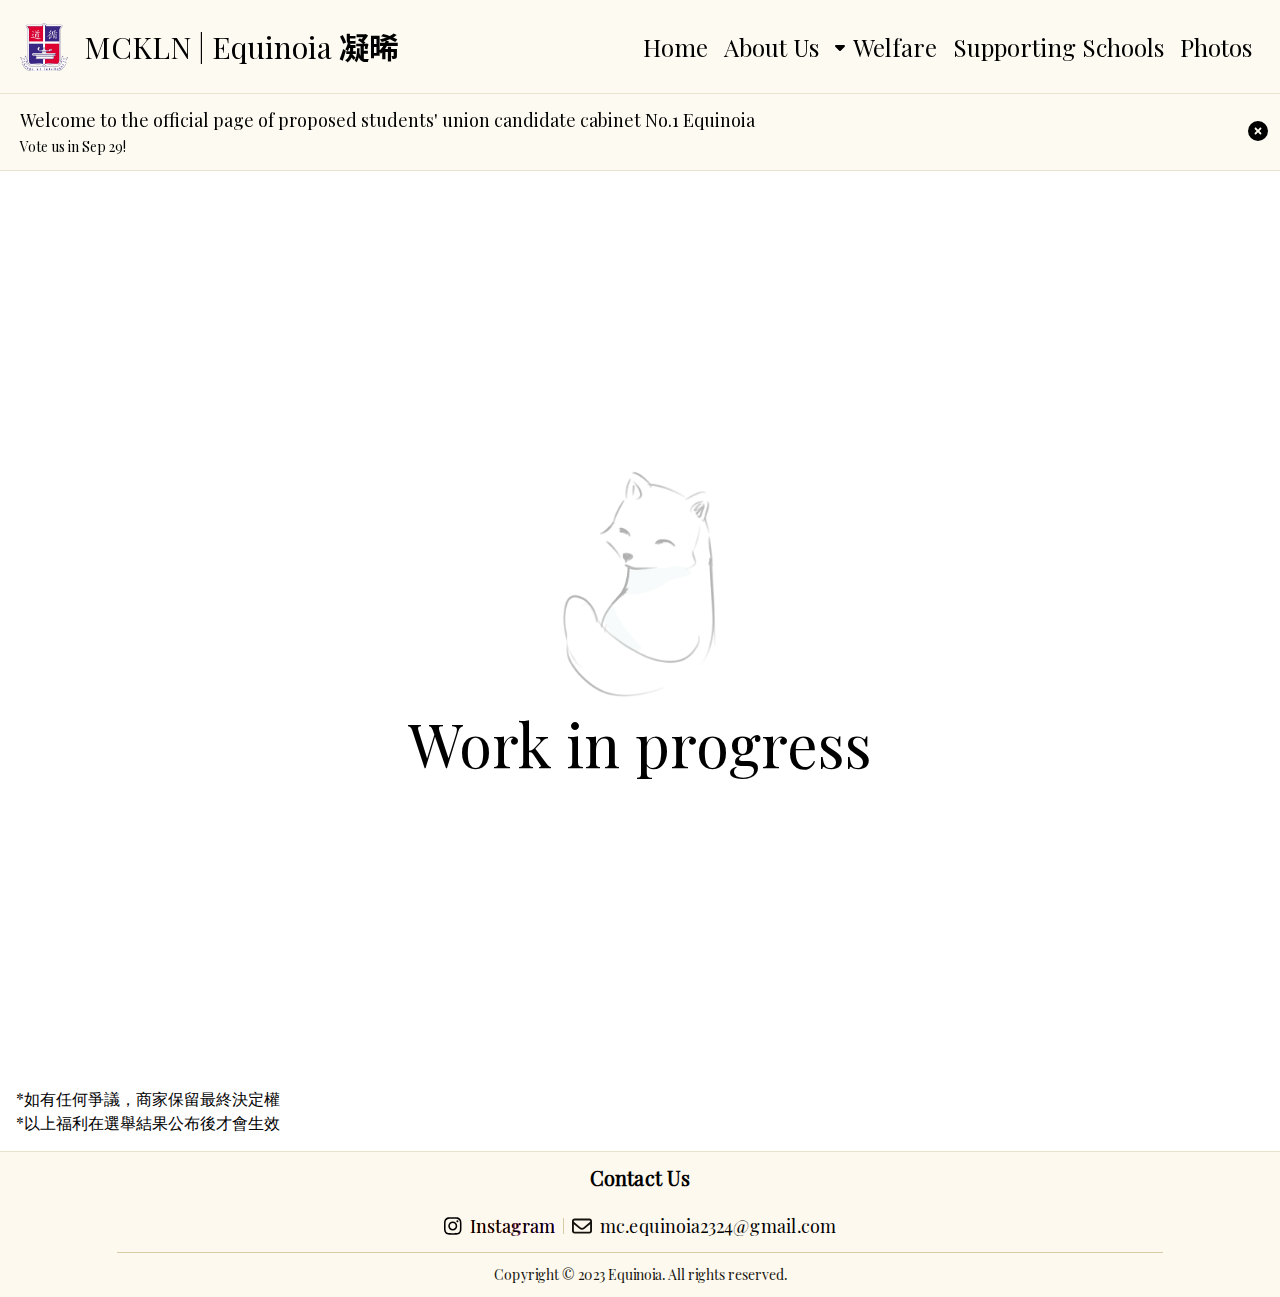
<file: welfare/entertainment.html>
<!DOCTYPE html><html lang="en"><head><meta charSet="utf-8"/><link rel="stylesheet" href="/_next/static/css/1935fafa8aa78da1.css" data-precedence="next"/><link rel="stylesheet" href="/_next/static/css/5758437845b4140e.css" data-precedence="next"/><link rel="stylesheet" href="/_next/static/css/81e33b1ba1bcafc5.css" data-precedence="next"/><link rel="preload" href="/_next/static/chunks/webpack-04146c170a37279e.js" as="script"/><link rel="preload" href="/_next/static/chunks/fd9d1056-63bdaa4c9c21e8b3.js" as="script"/><link rel="preload" href="/_next/static/chunks/596-75d8959f597f5ef7.js" as="script"/><link rel="preload" href="/_next/static/chunks/main-app-0cbfac08d3e39aa9.js" as="script"/><link rel="icon" href="/icon.ico" sizes="any"/><meta name="theme-color" content="#fdf9ee"/><title>Equinoia</title><meta name="description" content="Propose students‘union candidate cabinet No.1"/><meta name="viewport" content="width=device-width, initial-scale=1"/><link rel="icon" href="/favicon.ico" type="image/x-icon" sizes="any"/><script src="/_next/static/chunks/polyfills-78c92fac7aa8fdd8.js" noModule=""></script></head><body class="__className_3f7c7d transition-all m-0 p-0 w-screen overflow-x-hidden"><script>!function(){try{var d=document.documentElement,n='data-theme',s='setAttribute';var e=localStorage.getItem('theme');if('system'===e||(!e&&true)){var t='(prefers-color-scheme: dark)',m=window.matchMedia(t);if(m.media!==t||m.matches){d.style.colorScheme = 'dark';d[s](n,'dark')}else{d.style.colorScheme = 'light';d[s](n,'light')}}else if(e){d[s](n,e|| '')}if(e==='light'||e==='dark')d.style.colorScheme=e}catch(e){}}()</script><div class="fixed z-[100] left-1/2 -translate-x-1/2"><div class="flex flex-col justify-center items-center gap-y-2"></div></div><div><div class="flex flex-col min-h-screen w-screen"><div class="sticky top-0 w-screen z-50 origin-top"><div class="z-50 flex bg-nav/80 dark:bg-nav-dark/80 flex-wrap gap-2 p-2 lg:p-5 m-0 w-screen items-center dark:text-white backdrop-blur-md border-b border-rice-content/50 dark:border-white/50 "><img src="/school_icon.png" alt="MCKLN icon" class="lg:h-12 lg:w-12 md:w-10 md:h-10 w-8 h-8"/><span class="text-xl lg:text-3xl m-2 text-black dark:text-rice flex-1 ">MCKLN | <a href="/">Equinoia <span class="__className_122769">凝晞</span></a></span></div></div><!--$--><div class="flex flex-col"><div class="flex-1"><div class="flex w-screen justify-center items-center h-screen"><div class="flex flex-col justify-center items-center"><img src="/fox_2.png" alt="Equinoia Fox" class="w-1/3 mb-4"/><span class="text-3xl lg:text-6xl">Work in progress</span></div></div></div><div class="flex flex-col m-2 lg:m-4"><span>*如有任何爭議，商家保留最終決定權</span><span>*以上福利在選舉結果公布後才會生效</span></div></div><!--/$--><div class="flex-1 flex items-end"><div class="bg-rice p-3 flex w-screen flex-col items-center justify-center z-40 border-t border-rice-content/50"><div class="flex justify-center items-center w-screen flex-col"><p class="text-xl font-bold mb-5">Contact Us</p><div class="flex flex-row items-center justify-center gap-2"><a target="_blank" class="flex items-center justify-center [&amp;&gt;]:hover:text-blue-600" href="https://www.instagram.com/equinoia.mc"><svg aria-hidden="true" focusable="false" data-prefix="fab" data-icon="instagram" class="svg-inline--fa fa-instagram mr-2 text-xl" role="img" xmlns="http://www.w3.org/2000/svg" viewBox="0 0 448 512"><path fill="currentColor" d="M224.1 141c-63.6 0-114.9 51.3-114.9 114.9s51.3 114.9 114.9 114.9S339 319.5 339 255.9 287.7 141 224.1 141zm0 189.6c-41.1 0-74.7-33.5-74.7-74.7s33.5-74.7 74.7-74.7 74.7 33.5 74.7 74.7-33.6 74.7-74.7 74.7zm146.4-194.3c0 14.9-12 26.8-26.8 26.8-14.9 0-26.8-12-26.8-26.8s12-26.8 26.8-26.8 26.8 12 26.8 26.8zm76.1 27.2c-1.7-35.9-9.9-67.7-36.2-93.9-26.2-26.2-58-34.4-93.9-36.2-37-2.1-147.9-2.1-184.9 0-35.8 1.7-67.6 9.9-93.9 36.1s-34.4 58-36.2 93.9c-2.1 37-2.1 147.9 0 184.9 1.7 35.9 9.9 67.7 36.2 93.9s58 34.4 93.9 36.2c37 2.1 147.9 2.1 184.9 0 35.9-1.7 67.7-9.9 93.9-36.2 26.2-26.2 34.4-58 36.2-93.9 2.1-37 2.1-147.8 0-184.8zM398.8 388c-7.8 19.6-22.9 34.7-42.6 42.6-29.5 11.7-99.5 9-132.1 9s-102.7 2.6-132.1-9c-19.6-7.8-34.7-22.9-42.6-42.6-11.7-29.5-9-99.5-9-132.1s-2.6-102.7 9-132.1c7.8-19.6 22.9-34.7 42.6-42.6 29.5-11.7 99.5-9 132.1-9s102.7-2.6 132.1 9c19.6 7.8 34.7 22.9 42.6 42.6 11.7 29.5 9 99.5 9 132.1s2.7 102.7-9 132.1z"></path></svg><span class="text-sm lg:text-lg bg-clip-text from-orange-600 to-purple-600 bg-gradient-to-r hover:text-transparent">Instagram</span></a><div class="h-4 w-[1px] bg-rice-content"></div><div class="flex items-center justify-center"><svg aria-hidden="true" focusable="false" data-prefix="far" data-icon="envelope" class="svg-inline--fa fa-envelope mr-2 text-xl text-rice-dark" role="img" xmlns="http://www.w3.org/2000/svg" viewBox="0 0 512 512"><path fill="currentColor" d="M64 112c-8.8 0-16 7.2-16 16v22.1L220.5 291.7c20.7 17 50.4 17 71.1 0L464 150.1V128c0-8.8-7.2-16-16-16H64zM48 212.2V384c0 8.8 7.2 16 16 16H448c8.8 0 16-7.2 16-16V212.2L322 328.8c-38.4 31.5-93.7 31.5-132 0L48 212.2zM0 128C0 92.7 28.7 64 64 64H448c35.3 0 64 28.7 64 64V384c0 35.3-28.7 64-64 64H64c-35.3 0-64-28.7-64-64V128z"></path></svg><span class="text-sm lg:text-lg">mc.equinoia2324@gmail.com</span></div></div></div><div class="w-5/6 h-[1px] my-3 bg-rice-content"></div><span class="text-sm text-rice-dark">Copyright © 2023 Equinoia. All rights reserved.</span></div></div></div></div><script src="/_next/static/chunks/webpack-04146c170a37279e.js" async=""></script><script src="/_next/static/chunks/fd9d1056-63bdaa4c9c21e8b3.js" async=""></script><script src="/_next/static/chunks/596-75d8959f597f5ef7.js" async=""></script><script src="/_next/static/chunks/main-app-0cbfac08d3e39aa9.js" async=""></script><script>(self.__next_f=self.__next_f||[]).push([0])</script><script>self.__next_f.push([1,"1:HL[\"/_next/static/css/1935fafa8aa78da1.css\",{\"as\":\"style\"}]\n2:HL[\"/_next/static/css/5758437845b4140e.css\",{\"as\":\"style\"}]\n0:\"$L3\"\n"])</script><script>self.__next_f.push([1,"4:HL[\"/_next/static/css/81e33b1ba1bcafc5.css\",{\"as\":\"style\"}]\n"])</script><script>self.__next_f.push([1,"5:I{\"id\":7948,\"chunks\":[\"272:static/chunks/webpack-04146c170a37279e.js\",\"971:static/chunks/fd9d1056-63bdaa4c9c21e8b3.js\",\"596:static/chunks/596-75d8959f597f5ef7.js\"],\"name\":\"default\",\"async\":false}\n7:I{\"id\":6628,\"chunks\":[\"272:static/chunks/webpack-04146c170a37279e.js\",\"971:static/chunks/fd9d1056-63bdaa4c9c21e8b3.js\",\"596:static/chunks/596-75d8959f597f5ef7.js\"],\"name\":\"GlobalError\",\"async\":false}\n8:I{\"id\":1431,\"chunks\":[\"185:static/chunks/app/layout-f844d7eb0d51e6a6.js\"],\"name\":\"Providers\",\"async\":false}\n9:"])</script><script>self.__next_f.push([1,"I{\"id\":7767,\"chunks\":[\"272:static/chunks/webpack-04146c170a37279e.js\",\"971:static/chunks/fd9d1056-63bdaa4c9c21e8b3.js\",\"596:static/chunks/596-75d8959f597f5ef7.js\"],\"name\":\"default\",\"async\":false}\na:I{\"id\":7920,\"chunks\":[\"272:static/chunks/webpack-04146c170a37279e.js\",\"971:static/chunks/fd9d1056-63bdaa4c9c21e8b3.js\",\"596:static/chunks/596-75d8959f597f5ef7.js\"],\"name\":\"default\",\"async\":false}\nb:I{\"id\":2106,\"chunks\":[\"676:static/chunks/870fdd6f-c01a767f5d302a89.js\",\"114:static/chunks/114-08913d47a5d13749.js\",\""])</script><script>self.__next_f.push([1,"685:static/chunks/685-a3dc1c0352705b43.js\",\"367:static/chunks/367-a8de38c4b3288fb1.js\",\"106:static/chunks/106-08ae80edae2e5398.js\",\"262:static/chunks/app/not-found-ae06c0c25abe4652.js\"],\"name\":\"\",\"async\":false}\nc:I{\"id\":6685,\"chunks\":[\"685:static/chunks/685-a3dc1c0352705b43.js\",\"896:static/chunks/app/(navbar)/not-found-8bd387a5d91032e0.js\"],\"name\":\"\",\"async\":false}\nd:I{\"id\":9994,\"chunks\":[\"676:static/chunks/870fdd6f-c01a767f5d302a89.js\",\"958:static/chunks/69b09407-ad23f2a32478eae0.js\",\"114:static/chunks/114"])</script><script>self.__next_f.push([1,"-08913d47a5d13749.js\",\"685:static/chunks/685-a3dc1c0352705b43.js\",\"367:static/chunks/367-a8de38c4b3288fb1.js\",\"106:static/chunks/106-08ae80edae2e5398.js\",\"713:static/chunks/app/(navbar)/layout-a4f59a0edecf93e1.js\"],\"name\":\"\",\"async\":false}\ne:I{\"id\":5992,\"chunks\":[\"442:static/chunks/app/(navbar)/welfare/layout-bdf394fc9c6d56cd.js\"],\"name\":\"\",\"async\":false}\n"])</script><script>self.__next_f.push([1,"3:[[[\"$\",\"link\",\"0\",{\"rel\":\"stylesheet\",\"href\":\"/_next/static/css/1935fafa8aa78da1.css\",\"precedence\":\"next\"}],[\"$\",\"link\",\"1\",{\"rel\":\"stylesheet\",\"href\":\"/_next/static/css/5758437845b4140e.css\",\"precedence\":\"next\"}]],[\"$\",\"$L5\",null,{\"buildId\":\"fzasqimw6Wx1jOSYD43GB\",\"assetPrefix\":\"\",\"initialCanonicalUrl\":\"/welfare/entertainment\",\"initialTree\":[\"\",{\"children\":[\"(navbar)\",{\"children\":[\"welfare\",{\"children\":[\"entertainment\",{\"children\":[\"__PAGE__\",{}]}]}]}]},\"$undefined\",\"$undefined\",true],\"initialHead\":\"$L6\",\"globalErrorComponent\":\"$7\",\"children\":[[\"$\",\"html\",null,{\"lang\":\"en\",\"children\":[[\"$\",\"link\",null,{\"rel\":\"icon\",\"href\":\"/icon.ico\",\"sizes\":\"any\"}],[\"$\",\"meta\",null,{\"name\":\"theme-color\",\"content\":\"#fdf9ee\"}],[\"$\",\"body\",null,{\"className\":\"__className_3f7c7d transition-all m-0 p-0 w-screen overflow-x-hidden\",\"children\":[\"$\",\"$L8\",null,{\"children\":[\"$\",\"$L9\",null,{\"parallelRouterKey\":\"children\",\"segmentPath\":[\"children\"],\"error\":\"$undefined\",\"errorStyles\":\"$undefined\",\"loading\":\"$undefined\",\"loadingStyles\":\"$undefined\",\"hasLoading\":false,\"template\":[\"$\",\"$La\",null,{}],\"templateStyles\":\"$undefined\",\"notFound\":[\"$\",\"div\",null,{\"className\":\"h-screen flex flex-col\",\"children\":[[\"$\",\"$Lb\",null,{}],[\"$\",\"div\",null,{\"className\":\"flex flex-1 justify-center content-center items-center\",\"children\":[\"$\",\"div\",null,{\"className\":\"text-center flex items-center justify-center flex-col\",\"children\":[[\"$\",\"img\",null,{\"src\":\"/icon.jpg\",\"alt\":\"Icon of Equinoia\",\"className\":\"w-1/4 z-0 rounded-full\"}],[\"$\",\"p\",null,{\"className\":\"text-3xl \",\"children\":\"Opps! Page Not Found!\"}],[\"$\",\"p\",null,{\"children\":[\"You may want to go to our \",[\"$\",\"$Lc\",null,{\"href\":\"/\",\"className\":\"text-blue-600 hover:text-blue-800\",\"children\":\"home page\"}]]}]]}]}]]}],\"notFoundStyles\":[[\"$\",\"link\",\"0\",{\"rel\":\"stylesheet\",\"href\":\"/_next/static/css/81e33b1ba1bcafc5.css\",\"precedence\":\"$undefined\"}]],\"childProp\":{\"current\":[[\"$\",\"$Ld\",null,{\"children\":[\"$\",\"$L9\",null,{\"parallelRouterKey\":\"children\",\"segmentPath\":[\"children\",\"(navbar)\",\"children\"],\"error\":\"$undefined\",\"errorStyles\":\"$undefined\",\"loading\":[\"$\",\"div\",null,{\"className\":\"flex justify-center items-center content-center h-screen\",\"children\":[\"$\",\"div\",null,{\"className\":\"\",\"children\":[\"$\",\"svg\",null,{\"aria-hidden\":\"true\",\"focusable\":\"false\",\"data-prefix\":\"fas\",\"data-icon\":\"spinner\",\"className\":\"svg-inline--fa fa-spinner fa-spin text-6xl m-6 text-rice-content dark:text-gold-300\",\"role\":\"img\",\"xmlns\":\"http://www.w3.org/2000/svg\",\"viewBox\":\"0 0 512 512\",\"style\":{},\"children\":[\"$\",\"path\",null,{\"fill\":\"currentColor\",\"d\":\"M304 48a48 48 0 1 0 -96 0 48 48 0 1 0 96 0zm0 416a48 48 0 1 0 -96 0 48 48 0 1 0 96 0zM48 304a48 48 0 1 0 0-96 48 48 0 1 0 0 96zm464-48a48 48 0 1 0 -96 0 48 48 0 1 0 96 0zM142.9 437A48 48 0 1 0 75 369.1 48 48 0 1 0 142.9 437zm0-294.2A48 48 0 1 0 75 75a48 48 0 1 0 67.9 67.9zM369.1 437A48 48 0 1 0 437 369.1 48 48 0 1 0 369.1 437z\",\"style\":{}}]}]}]}],\"loadingStyles\":[],\"hasLoading\":true,\"template\":[\"$\",\"$La\",null,{}],\"templateStyles\":\"$undefined\",\"notFound\":[\"$\",\"div\",null,{\"className\":\"h-screen flex flex-col\",\"children\":[\"$\",\"div\",null,{\"className\":\"flex flex-1 justify-center content-center items-center\",\"children\":[\"$\",\"div\",null,{\"className\":\"text-center flex items-center justify-center flex-col\",\"children\":[[\"$\",\"img\",null,{\"src\":\"/icon.jpg\",\"alt\":\"Icon of Equinoia\",\"className\":\"w-1/4 z-0 rounded-full\"}],[\"$\",\"p\",null,{\"className\":\"text-3xl \",\"children\":\"Opps! Page Not Found!\"}],[\"$\",\"p\",null,{\"children\":[\"You may want to go to our \",[\"$\",\"$Lc\",null,{\"href\":\"/\",\"className\":\"text-blue-600 hover:text-blue-800\",\"children\":\"home page\"}]]}]]}]}]}],\"notFoundStyles\":[],\"childProp\":{\"current\":[[\"$\",\"$Le\",null,{\"children\":[\"$\",\"$L9\",null,{\"parallelRouterKey\":\"children\",\"segmentPath\":[\"children\",\"(navbar)\",\"children\",\"welfare\",\"children\"],\"error\":\"$undefined\",\"errorStyles\":\"$undefined\",\"loading\":\"$undefined\",\"loadingStyles\":\"$undefined\",\"hasLoading\":false,\"template\":[\"$\",\"$La\",null,{}],\"templateStyles\":\"$undefined\",\"notFound\":\"$undefined\",\"notFoundStyles\":\"$undefined\",\"childProp\":{\"current\":[\"$\",\"$L9\",null,{\"parallelRouterKey\":\"children\",\"segmentPath\":[\"children\",\"(navbar)\",\"children\",\"welfare\",\"children\",\"entertainment\",\"children\"],\"error\":\"$undefined\",\"errorStyles\":\"$undefined\",\"loading\":\"$undefined\",\"loadingStyles\":\"$undefined\",\"hasLoading\":false,\"template\":[\"$\",\"$La\",null,{}],\"templateStyles\":\"$undefined\",\"notFound\":\"$undefined\",\"notFoundStyles\":\"$undefined\",\"childProp\":{\"current\":[[\"$\",\"div\",null,{\"className\":\"flex w-screen justify-center items-center h-screen\",\"children\":[\"$\",\"div\",null,{\"className\":\"flex flex-col justify-center items-center\",\"children\":[[\"$\",\"img\",null,{\"src\":\"/fox_2.png\",\"alt\":\"Equinoia Fox\",\"className\":\"w-1/3 mb-4\"}],[\"$\",\"span\",null,{\"className\":\"text-3xl lg:text-6xl\",\"children\":\"Work in progress\"}]]}]}],null],\"segment\":\"__PAGE__\"},\"styles\":[]}],\"segment\":\"entertainment\"},\"styles\":[]}],\"params\":{}}],null],\"segment\":\"welfare\"},\"styles\":[]}],\"params\":{}}],null],\"segment\":\"(navbar)\"},\"styles\":[[\"$\",\"link\",\"0\",{\"rel\":\"stylesheet\",\"href\":\"/_next/static/css/81e33b1ba1bcafc5.css\",\"precedence\":\"next\"}]]}]}]}]]}],null]}]]\n"])</script><script>self.__next_f.push([1,"6:[[\"$\",\"meta\",\"0\",{\"charSet\":\"utf-8\"}],[\"$\",\"title\",\"1\",{\"children\":\"Equinoia\"}],[\"$\",\"meta\",\"2\",{\"name\":\"description\",\"content\":\"Propose students‘union candidate cabinet No.1\"}],[\"$\",\"meta\",\"3\",{\"name\":\"viewport\",\"content\":\"width=device-width, initial-scale=1\"}],[\"$\",\"link\",\"4\",{\"rel\":\"icon\",\"href\":\"/favicon.ico\",\"type\":\"image/x-icon\",\"sizes\":\"any\"}]]\n"])</script></body></html>
</file>
<file: _next/static/css/5758437845b4140e.css>
@font-face{font-family:__Playfair_Display_3f7c7d;font-style:normal;font-weight:400;font-display:swap;src:url(/_next/static/media/1f9fdc002363096e-s.woff2) format("woff2");unicode-range:U+0301,U+0400-045f,U+0490-0491,U+04b0-04b1,U+2116}@font-face{font-family:__Playfair_Display_3f7c7d;font-style:normal;font-weight:400;font-display:swap;src:url(/_next/static/media/ba52d0dccdd3be05-s.woff2) format("woff2");unicode-range:U+0102-0103,U+0110-0111,U+0128-0129,U+0168-0169,U+01a0-01a1,U+01af-01b0,U+0300-0301,U+0303-0304,U+0308-0309,U+0323,U+0329,U+1ea0-1ef9,U+20ab}@font-face{font-family:__Playfair_Display_3f7c7d;font-style:normal;font-weight:400;font-display:swap;src:url(/_next/static/media/82d8b923c41751cb-s.woff2) format("woff2");unicode-range:U+0100-02af,U+0304,U+0308,U+0329,U+1e00-1e9f,U+1ef2-1eff,U+2020,U+20a0-20ab,U+20ad-20cf,U+2113,U+2c60-2c7f,U+a720-a7ff}@font-face{font-family:__Playfair_Display_3f7c7d;font-style:normal;font-weight:400;font-display:swap;src:url(/_next/static/media/44cfb28d4a644ea3-s.p.woff2) format("woff2");unicode-range:U+00??,U+0131,U+0152-0153,U+02bb-02bc,U+02c6,U+02da,U+02dc,U+0304,U+0308,U+0329,U+2000-206f,U+2074,U+20ac,U+2122,U+2191,U+2193,U+2212,U+2215,U+feff,U+fffd}@font-face{font-family:__Playfair_Display_Fallback_3f7c7d;src:local("Times New Roman");ascent-override:96.37%;descent-override:22.36%;line-gap-override:0.00%;size-adjust:112.28%}.__className_3f7c7d{font-family:__Playfair_Display_3f7c7d,__Playfair_Display_Fallback_3f7c7d;font-weight:400;font-style:normal}
</file>
<file: _next/static/css/81e33b1ba1bcafc5.css>
@font-face{font-family:__Noto_Sans_TC_122769;font-style:normal;font-weight:700;font-display:swap;src:url(/_next/static/media/e4e3678e8c632daf-s.woff2) format("woff2");unicode-range:U+1f921-1f930,U+1f932-1f935,U+1f937-1f939,U+1f940-1f944,U+1f947-1f94a,U+1f95?,U+1f962-1f967,U+1f969-1f96a,U+1f980-1f981,U+1f984-1f98d,U+1f990-1f992,U+1f994-1f996,U+1f9c0,U+1f9d0,U+1f9d2,U+1f9d4,U+1f9d6,U+1f9d8,U+1f9da,U+1f9dc-1f9dd,U+1f9df-1f9e2,U+1f9e5-1f9e6,U+20024,U+20487,U+20779,U+20c41,U+20c78,U+20d71,U+20e98,U+20ef9,U+2107b,U+210c1,U+22c51,U+233b4,U+24a12,U+2512b,U+2546e,U+25683,U+267cc,U+269f2,U+27657,U+282e2,U+2898d,U+29d5a,U+f0001-f0005,U+f0019,U+f009b,U+f0101-f0104,U+f012b,U+f01ba,U+f01d6,U+f0209,U+f0217,U+f0223-f0224,U+fc355,U+fe327,U+fe517,U+feb97,U+fffb4}@font-face{font-family:__Noto_Sans_TC_122769;font-style:normal;font-weight:700;font-display:swap;src:url(/_next/static/media/857f1c7bd9a8d0b7-s.woff2) format("woff2");unicode-range:U+ff78-ff7e,U+ff80-ff86,U+ff89-ff94,U+ff97-ff9e,U+ffb9,U+ffe0-ffe3,U+ffe9,U+ffeb,U+ffed,U+fffc,U+1d7c7,U+1f004,U+1f0cf,U+1f141-1f142,U+1f150,U+1f154,U+1f158,U+1f15b,U+1f15d-1f15e,U+1f162-1f163,U+1f170-1f171,U+1f174,U+1f177-1f178,U+1f17d-1f17f,U+1f192-1f195,U+1f197-1f19a,U+1f1e6-1f1f5,U+1f1f7-1f1ff,U+1f21a,U+1f22f,U+1f232-1f237,U+1f239-1f23a,U+1f250-1f251,U+1f300,U+1f302-1f319}@font-face{font-family:__Noto_Sans_TC_122769;font-style:normal;font-weight:700;font-display:swap;src:url(/_next/static/media/c6b404704d7262c5-s.woff2) format("woff2");unicode-range:U+fa0a,U+fa0c,U+fa11,U+fa17,U+fa19,U+fa1b,U+fa1d,U+fa26,U+fa2c,U+fb01,U+fdfc,U+fe0e,U+fe33-fe36,U+fe38-fe44,U+fe49-fe51,U+fe54,U+fe56-fe57,U+fe59-fe5c,U+fe5f-fe6a,U+fe8e,U+fe92-fe93,U+feae,U+fecb-fecc,U+fee0,U+feec,U+fef3,U+ff04,U+ff07,U+ff26-ff2c,U+ff31-ff32,U+ff35-ff37,U+ff39-ff3a,U+ff3c,U+ff3e-ff5b,U+ff5d,U+ff61-ff65,U+ff67-ff68,U+ff6a,U+ff6c-ff77}@font-face{font-family:__Noto_Sans_TC_122769;font-style:normal;font-weight:700;font-display:swap;src:url(/_next/static/media/4326c21b13d16516-s.woff2) format("woff2");unicode-range:U+f78a-f78c,U+f78e,U+f792-f796,U+f798,U+f79c,U+f7f5,U+f812,U+f815,U+f876,U+f8f5,U+f8f8,U+f8ff,U+f901-f902,U+f904,U+f906,U+f909-f90a,U+f90f,U+f914,U+f918-f919,U+f91b,U+f91d,U+f91f,U+f923,U+f925,U+f92d-f92f,U+f934,U+f937-f938,U+f93d,U+f93f,U+f941,U+f949,U+f94c,U+f94e-f94f,U+f95a,U+f95d-f95e,U+f961-f963,U+f965-f970,U+f974,U+f976-f97a,U+f97c,U+f97e-f97f,U+f981,U+f983,U+f988,U+f98a,U+f98c,U+f98e,U+f996-f997,U+f999-f99a,U+f99c,U+f99f-f9a0,U+f9a3,U+f9a8,U+f9ad,U+f9b2-f9b6,U+f9b9-f9ba,U+f9bd-f9be,U+f9c1,U+f9c4,U+f9c7,U+f9ca,U+f9cd,U+f9d0-f9d1,U+f9d3-f9d4,U+f9d7-f9d8,U+f9dc-f9dd,U+f9df-f9e1,U+f9e4,U+f9e8-f9ea,U+f9f4,U+f9f6-f9f7,U+f9f9-f9fa,U+f9fc-fa01,U+fa03-fa04,U+fa06,U+fa08-fa09}@font-face{font-family:__Noto_Sans_TC_122769;font-style:normal;font-weight:700;font-display:swap;src:url(/_next/static/media/1427cd446f4776f5-s.woff2) format("woff2");unicode-range:U+9eb9-9eba,U+9ebe-9ebf,U+9ecc-9ecd,U+9ed0,U+9ed2,U+9ed4,U+9ed9-9eda,U+9edc-9edd,U+9edf-9ee0,U+9ee2,U+9ee5,U+9ee7,U+9eee,U+9ef3-9ef4,U+9ef6-9ef7,U+9ef9,U+9efb-9efd,U+9eff,U+9f07-9f09,U+9f10,U+9f14-9f15,U+9f19,U+9f22,U+9f29,U+9f2c,U+9f2f,U+9f31,U+9f34,U+9f37,U+9f39,U+9f3d-9f3e,U+9f41,U+9f4c-9f50,U+9f54,U+9f57,U+9f59,U+9f5c,U+9f5f-9f60,U+9f62-9f63,U+9f66-9f67,U+9f6a,U+9f6c,U+9f72,U+9f76-9f77,U+9f7f,U+9f84-9f85,U+9f88,U+9f8e,U+9f91,U+9f94-9f96,U+9f98,U+9f9a-9f9b,U+9f9f-9fa0,U+9fa2,U+9fa4,U+a1f4,U+a4b0-a4b1,U+a4b3,U+a9c1-a9c2,U+aa31,U+ab34,U+ac00-ac01,U+ac04,U+ac08,U+ac10-ac11,U+ac13-ac16,U+ac19,U+ac1c-ac1d,U+ac24,U+ac70-ac71,U+ac74,U+ac77-ac78,U+ac80-ac81,U+ac83,U+ac8c,U+ac90,U+aca0,U+aca8-aca9,U+acac,U+acb0,U+acb8-acb9,U+acbc-acbd,U+acc1,U+acc4,U+ace0-ace1,U+ace4,U+ace8,U+acf0-acf1,U+acf3,U+acf5,U+acfc}@font-face{font-family:__Noto_Sans_TC_122769;font-style:normal;font-weight:700;font-display:swap;src:url(/_next/static/media/71129af20fcc8c4e-s.woff2) format("woff2");unicode-range:U+9d34,U+9d37,U+9d3d,U+9d42,U+9d50,U+9d52-9d53,U+9d59,U+9d5c,U+9d5e-9d61,U+9d6a,U+9d6f-9d70,U+9d77,U+9d7a,U+9d7e,U+9d87,U+9d89,U+9d8f,U+9d91-9d93,U+9d96,U+9d98,U+9d9a,U+9da1-9da2,U+9da5,U+9da9,U+9dab-9dac,U+9db1-9db2,U+9db5,U+9db9-9dbc,U+9dbf-9dc2,U+9dc4,U+9dc7-9dc9,U+9dd3,U+9dd6,U+9dd9-9dda,U+9dde-9ddf,U+9de2,U+9de5-9de6,U+9de8,U+9def-9df0,U+9df2-9df4,U+9df8,U+9dfa,U+9dfd,U+9dff,U+9e02,U+9e07,U+9e0a,U+9e11,U+9e15,U+9e18,U+9e1a-9e1b,U+9e1d-9e1e,U+9e20-9e23,U+9e25-9e26,U+9e2d,U+9e2f,U+9e33,U+9e35,U+9e3d-9e3f,U+9e42-9e43,U+9e45,U+9e48-9e4a,U+9e4c,U+9e4f,U+9e51,U+9e55,U+9e64,U+9e66,U+9e6b,U+9e6d-9e6e,U+9e70,U+9e73,U+9e75,U+9e78,U+9e80-9e83,U+9e87-9e88,U+9e8b-9e8c,U+9e90-9e91,U+9e93,U+9e96,U+9e9d,U+9ea1,U+9ea4,U+9ea6,U+9ea9-9eab,U+9ead,U+9eaf,U+9eb4,U+9eb7-9eb8}@font-face{font-family:__Noto_Sans_TC_122769;font-style:normal;font-weight:700;font-display:swap;src:url(/_next/static/media/c8e1fb0ba3bf98a6-s.woff2) format("woff2");unicode-range:U+9bd3-9bd7,U+9bd9,U+9bdb,U+9bdd,U+9be1-9be2,U+9be4-9be5,U+9be7,U+9bea,U+9bed-9bee,U+9bf0-9bf1,U+9bf5,U+9bf7,U+9bf9,U+9bfd,U+9bff,U+9c02,U+9c06,U+9c08-9c0a,U+9c0d,U+9c10,U+9c12-9c13,U+9c15,U+9c1c,U+9c1f,U+9c21,U+9c23-9c25,U+9c28-9c29,U+9c2d-9c2e,U+9c31-9c33,U+9c35-9c37,U+9c39-9c3b,U+9c3d-9c3e,U+9c40,U+9c42,U+9c45-9c49,U+9c52,U+9c54,U+9c56,U+9c58-9c5a,U+9c5d,U+9c5f-9c60,U+9c63,U+9c67-9c68,U+9c72,U+9c75,U+9c78,U+9c7a-9c7c,U+9c7f-9c81,U+9c87-9c88,U+9c8d,U+9c91,U+9c94,U+9c97,U+9c9b,U+9ca4,U+9ca8,U+9cab,U+9cad,U+9cb1-9cb3,U+9cb6-9cb8,U+9cc4-9cc5,U+9ccc-9ccd,U+9cd5-9cd7,U+9cdd-9cdf,U+9ce7,U+9ce9,U+9cee-9cf0,U+9cf2,U+9cfc-9cfe,U+9d03,U+9d06-9d08,U+9d0e,U+9d10,U+9d12,U+9d15,U+9d17,U+9d1d-9d1f,U+9d23,U+9d2b,U+9d2f-9d30}@font-face{font-family:__Noto_Sans_TC_122769;font-style:normal;font-weight:700;font-display:swap;src:url(/_next/static/media/eaf675fdfec70e19-s.woff2) format("woff2");unicode-range:U+9a6f-9a71,U+9a73-9a74,U+9a76,U+9a78-9a79,U+9a7b-9a7c,U+9a7e-9a7f,U+9a81-9a82,U+9a84-9a87,U+9a8a-9a8b,U+9a8f-9a91,U+9a97,U+9a9a,U+9a9e,U+9aa0-9aa1,U+9aa4-9aa5,U+9aaf-9ab1,U+9ab6,U+9ab9-9aba,U+9abe,U+9ac0-9ac5,U+9ac8,U+9acb-9acc,U+9ace-9acf,U+9ad1,U+9ad5-9ad7,U+9ad9,U+9adf,U+9ae1,U+9ae3,U+9aea-9aeb,U+9aed,U+9aef,U+9af2,U+9af4,U+9af9,U+9afb,U+9afd,U+9b03-9b04,U+9b08,U+9b13,U+9b18,U+9b1f,U+9b22-9b23,U+9b28-9b2a,U+9b2c-9b30,U+9b32,U+9b3b,U+9b43,U+9b46-9b49,U+9b4b-9b4e,U+9b51,U+9b55,U+9b58,U+9b5b,U+9b5e-9b60,U+9b63,U+9b68-9b69,U+9b74,U+9b7d,U+9b80-9b81,U+9b83-9b84,U+9b87-9b88,U+9b8a-9b8b,U+9b8d-9b8e,U+9b90,U+9b92-9b95,U+9b97,U+9b9f-9ba0,U+9ba2-9ba3,U+9ba8,U+9bab,U+9bb0,U+9bb8,U+9bc0-9bc1,U+9bc3,U+9bc6-9bc8}@font-face{font-family:__Noto_Sans_TC_122769;font-style:normal;font-weight:700;font-display:swap;src:url(/_next/static/media/cbcd12f8e64fc933-s.woff2) format("woff2");unicode-range:U+9912,U+9914,U+9916-9917,U+991b-991c,U+991e,U+9920,U+9927,U+992b-992c,U+992e,U+9931-9933,U+9938,U+993a,U+993c-9940,U+9943-9944,U+9948-994a,U+994c-994e,U+9951,U+9954,U+995c,U+995e-995f,U+9961-9962,U+9965,U+9968,U+996a,U+996d-9972,U+9975-9976,U+997a,U+997c,U+997f-9980,U+9984-9985,U+9988,U+998b,U+998d,U+998f,U+9992,U+9994-9995,U+9997-9998,U+999c,U+999e,U+99a0-99a1,U+99ab,U+99af,U+99b1,U+99b4,U+99b9,U+99c4-99c6,U+99cf,U+99d1-99d2,U+99d4,U+99d6,U+99d8-99d9,U+99df,U+99e1-99e2,U+99e9,U+99ee,U+99f0,U+99f8,U+99fb,U+9a01-9a05,U+9a0c,U+9a0f-9a13,U+9a16,U+9a1b-9a1c,U+9a20,U+9a24,U+9a28,U+9a2b,U+9a2d-9a2e,U+9a34-9a36,U+9a38,U+9a3e,U+9a40-9a44,U+9a4a,U+9a4c-9a4e,U+9a52,U+9a56,U+9a62-9a65,U+9a69-9a6b,U+9a6d}@font-face{font-family:__Noto_Sans_TC_122769;font-style:normal;font-weight:700;font-display:swap;src:url(/_next/static/media/9f5d714cb53af0a7-s.woff2) format("woff2");unicode-range:U+97c6,U+97c9,U+97cd,U+97d6,U+97d8-97d9,U+97dc-97de,U+97e1,U+97e6-97e7,U+97ec-97ee,U+97f0-97f1,U+97f5,U+97f9-97fa,U+97fe,U+9804,U+9807,U+980a,U+980e-980f,U+9814,U+9816,U+981a,U+981c,U+981e,U+9820-9821,U+9823,U+9826,U+9828,U+982a-982c,U+9832,U+9834-9835,U+9837,U+9839,U+983c-983d,U+9845,U+9848-9849,U+984e,U+9852-9857,U+9859-985a,U+9862-9863,U+9865,U+9870-9871,U+9873-9874,U+9877,U+987a-987f,U+9881-9882,U+9885,U+9887-988a,U+988c-988d,U+9890,U+9893,U+9896-9897,U+989a,U+989c-989e,U+98a0,U+98a4,U+98a6-98a7,U+98a9,U+98ae-98af,U+98b2-98b3,U+98b6-98b8,U+98ba-98bd,U+98bf,U+98c7-98c8,U+98ca,U+98d2-98d3,U+98d8-98da,U+98dc,U+98de,U+98e0-98e1,U+98e3,U+98e5,U+98e7-98e9,U+98eb-98ee,U+98f1,U+98f4,U+9901,U+9908-9909,U+990c,U+9911}@font-face{font-family:__Noto_Sans_TC_122769;font-style:normal;font-weight:700;font-display:swap;src:url(/_next/static/media/d43b65802d7895a8-s.woff2) format("woff2");unicode-range:U+964e-964f,U+9651,U+9653-9655,U+9658,U+965b-965f,U+9661,U+9665,U+9668-9669,U+966c,U+9672,U+9674,U+967a,U+9682-9685,U+9688-9689,U+968b,U+968d,U+9695,U+9697-9698,U+969e,U+96a0-96a4,U+96a9,U+96ac,U+96ae,U+96b0,U+96b2-96b4,U+96b6-96b7,U+96b9,U+96bc-96be,U+96c3,U+96c9-96cb,U+96ce-96cf,U+96d1-96d2,U+96d8,U+96dd,U+96e9,U+96eb,U+96f0-96f1,U+96f3-96f4,U+96f9,U+96fe-96ff,U+9701-9702,U+9705,U+9708,U+970a,U+970e-9711,U+9719,U+971d,U+971f-9720,U+9728,U+972a,U+972d,U+9730,U+9733,U+973a,U+973d,U+9744,U+9746-9747,U+9749,U+9750-9751,U+9753,U+9758-9759,U+975b,U+975d,U+9763,U+9765-9766,U+9768,U+976c-976d,U+9771,U+9773,U+9776,U+977a,U+977c,U+9780,U+9784-9786,U+9788,U+978e-978f,U+9798,U+979d-979e,U+97a3,U+97a5-97a6,U+97a8,U+97ab-97ac,U+97ae,U+97b6-97b7,U+97b9,U+97bf,U+97c1,U+97c3}@font-face{font-family:__Noto_Sans_TC_122769;font-style:normal;font-weight:700;font-display:swap;src:url(/_next/static/media/cf75c3daa72f6de4-s.woff2) format("woff2");unicode-range:U+950c,U+950f-9510,U+9519-951b,U+951d,U+951f,U+9521-9526,U+952d-9530,U+9535,U+953a-953b,U+9540-9542,U+9547,U+9549-954a,U+954d,U+9550-9551,U+9554-9556,U+955c,U+956c-956d,U+956f-9570,U+9573,U+9576,U+9578,U+9582,U+9586,U+9588,U+958e-958f,U+9599,U+959c,U+959e-959f,U+95a1-95a2,U+95a4,U+95a6-95a7,U+95aa-95ae,U+95b0,U+95b2,U+95b6,U+95b9-95bf,U+95c2-95c4,U+95c7-95c9,U+95cb-95cd,U+95d0,U+95d3-95d5,U+95d7-95d8,U+95da,U+95de,U+95e0-95e1,U+95e4-95e5,U+95ea-95eb,U+95ef-95f0,U+95f2-95f3,U+95f5,U+95f7-95fa,U+95fd,U+9600-9602,U+9607-9609,U+960e,U+9610-9611,U+9614,U+9616,U+9619-961a,U+961c-961d,U+961f,U+9621,U+9624,U+9628,U+962f,U+9633-9636,U+963c,U+9641-9643,U+9645,U+9647-9648}@font-face{font-family:__Noto_Sans_TC_122769;font-style:normal;font-weight:700;font-display:swap;src:url(/_next/static/media/60dfbfbb4cc22dca-s.woff2) format("woff2");unicode-range:U+93e4,U+93e8,U+93ee,U+93f0,U+93f5,U+93f7-93f9,U+93fb,U+9403,U+9407,U+940f-9410,U+9413-9414,U+9417,U+9419-941a,U+941c,U+941e,U+9420-9425,U+9427-942b,U+942e,U+9432-9433,U+9436,U+9438,U+943a,U+943d,U+943f-9440,U+9445,U+944a,U+944c,U+9454-9455,U+945a-945b,U+945e,U+9460,U+9462-9463,U+9468,U+946a,U+946d,U+946f,U+9471,U+9474-9477,U+9479,U+947e-9481,U+9488-948a,U+948e,U+9492-9493,U+9497,U+9499,U+949b-94a3,U+94a5-94a9,U+94ac,U+94ae-94b1,U+94b3-94b5,U+94bb-94bc,U+94be-94c3,U+94c5-94c6,U+94c9,U+94ce-94d0,U+94db-94dd,U+94e0,U+94e2-94e3,U+94e8,U+94ec-94ee,U+94f0,U+94f2,U+94f5-94f6,U+94f8,U+94fa,U+94ff-9502,U+9504-9506,U+9508,U+950b}@font-face{font-family:__Noto_Sans_TC_122769;font-style:normal;font-weight:700;font-display:swap;src:url(/_next/static/media/12843543ed57b581-s.woff2) format("woff2");unicode-range:U+92e5-92e6,U+92e8-92e9,U+92ed-92ef,U+92f1-92f3,U+92f6,U+92f9,U+92fb,U+9300-9302,U+9306,U+930b,U+930f,U+9312,U+9315,U+9319-931b,U+931d-931f,U+9321,U+9323-9325,U+9327-932a,U+932c-932e,U+9331-9333,U+9335,U+9338,U+933c,U+9340-9341,U+9345-9349,U+934f-9352,U+9354,U+9356-935a,U+935c-9360,U+9363-9367,U+9369-936a,U+936c,U+936e,U+9370-9371,U+9373,U+9376,U+9379-937a,U+937c,U+9385,U+9387,U+938c,U+938f,U+9394,U+9397-9398,U+939a-939b,U+939d-939e,U+93a1-93a3,U+93a6-93a7,U+93a9-93aa,U+93ac-93ad,U+93af-93b0,U+93b3-93bb,U+93bd-93be,U+93c0-93c4,U+93c7,U+93ca-93cd,U+93d0-93d1,U+93d6-93d8,U+93dc-93de,U+93e0}@font-face{font-family:__Noto_Sans_TC_122769;font-style:normal;font-weight:700;font-display:swap;src:url(/_next/static/media/ba682c85c85ae9a7-s.woff2) format("woff2");unicode-range:U+91f0-91f1,U+91f5-91fa,U+91fd,U+91ff-9201,U+9203-920a,U+920d-920e,U+9210-9211,U+9217,U+9219,U+921c,U+9221,U+9224-9225,U+9227,U+922a,U+922d-922e,U+9230-9231,U+9233,U+9235-9239,U+923b,U+923d-9241,U+9244,U+9246,U+9248-9249,U+924b-9251,U+9253,U+925a,U+925d-925e,U+9262,U+9265-9267,U+926b-926d,U+926f,U+9271-9272,U+9274,U+9276,U+9278,U+927a-927c,U+927e-927f,U+9282-9283,U+9286,U+9288,U+928a,U+928d-928e,U+9291,U+9295-9296,U+9299-929b,U+929d,U+92a0-92ae,U+92b2,U+92b5-92b6,U+92bb-92bc,U+92c2-92c3,U+92c6-92cd,U+92cf-92d1,U+92d5,U+92d7,U+92d9,U+92dd,U+92df,U+92e4}@font-face{font-family:__Noto_Sans_TC_122769;font-style:normal;font-weight:700;font-display:swap;src:url(/_next/static/media/8353d878467ae0ce-s.woff2) format("woff2");unicode-range:U+90bb,U+90bd-90be,U+90c3-90c5,U+90c7,U+90d1,U+90d4-90d5,U+90d7,U+90db-90df,U+90e2-90e4,U+90ea-90eb,U+90ef,U+90f4,U+90f7-90f8,U+90fc,U+90fe-9100,U+9102,U+9104,U+9106,U+9112,U+9114-911a,U+911c,U+911e,U+9120,U+9122-9123,U+9129,U+912b,U+912f,U+9131-9132,U+9134,U+9136,U+9139-913a,U+9143,U+9146,U+9148-914a,U+914e-9150,U+9154,U+9156-9157,U+9159-915a,U+915d-915e,U+9161-9164,U+916b,U+916e,U+9170-9172,U+9174,U+9176,U+9179-917a,U+917f,U+9181-9182,U+9184-9186,U+918c-918e,U+9190-9191,U+9196,U+919a-919b,U+919e,U+91a1-91a4,U+91a7,U+91aa,U+91ae-91b2,U+91b4-91b5,U+91b8,U+91bd-91be,U+91c1,U+91c3,U+91c5-91c6,U+91c8-91ca,U+91d2-91d5,U+91d7,U+91d9,U+91e1,U+91e4,U+91e6-91e9,U+91ec-91ed}@font-face{font-family:__Noto_Sans_TC_122769;font-style:normal;font-weight:700;font-display:swap;src:url(/_next/static/media/3fc383e8715e1ed3-s.woff2) format("woff2");unicode-range:U+8f68-8f69,U+8f6d-8f72,U+8f74,U+8f76,U+8f7b-8f7c,U+8f7f,U+8f83-8f86,U+8f88-8f8a,U+8f8d,U+8f90,U+8f93,U+8f95-8f97,U+8f99,U+8f9e-8f9f,U+8fa2,U+8fa7,U+8fa9,U+8fab,U+8fae,U+8fb3,U+8fb5-8fb6,U+8fba-8fbd,U+8fbf,U+8fc1-8fc2,U+8fc6,U+8fc8,U+8fcc-8fcd,U+8fd2-8fd3,U+8fd5,U+8fdc-8fdd,U+8fdf,U+8fe2-8fe5,U+8fe8-8fe9,U+8fed-8fee,U+8ff3,U+8ff5,U+8ff8,U+8ffa-8ffc,U+8ffe,U+9002,U+9004,U+9008,U+900a-900b,U+9011-9013,U+9016,U+901e,U+9021,U+9024,U+902d,U+902f-9030,U+9034-9036,U+9039-903b,U+9041,U+9044-9045,U+904f-9052,U+9057-9058,U+905b,U+905d,U+9061-9062,U+9065,U+9068,U+906f,U+9074,U+9079,U+907d,U+9083,U+9085,U+9087-9089,U+908b,U+9090,U+9093,U+9095,U+9097,U+9099,U+909b,U+909d-909e,U+90a0-90a2,U+90ac,U+90af-90b0,U+90b2-90b4,U+90b6,U+90b9}@font-face{font-family:__Noto_Sans_TC_122769;font-style:normal;font-weight:700;font-display:swap;src:url(/_next/static/media/4a6fb4e5501dc059-s.woff2) format("woff2");unicode-range:U+8e18,U+8e1d-8e21,U+8e23,U+8e26-8e28,U+8e2a-8e2b,U+8e2d-8e2e,U+8e30-8e31,U+8e35,U+8e39,U+8e3c-8e3d,U+8e40-8e42,U+8e47,U+8e49-8e4e,U+8e50,U+8e53-8e55,U+8e59-8e5b,U+8e60,U+8e62-8e63,U+8e67,U+8e69,U+8e6c-8e6d,U+8e6f,U+8e74,U+8e76,U+8e7a-8e7c,U+8e82,U+8e84-8e85,U+8e87,U+8e89-8e8b,U+8e8f-8e95,U+8e99-8e9a,U+8e9d-8e9e,U+8ea1,U+8ea3,U+8ea5-8ea6,U+8eaa,U+8eac-8ead,U+8eaf-8eb1,U+8eb9,U+8ebc,U+8ebe,U+8ec6,U+8ecb,U+8ecf,U+8ed1,U+8ed4,U+8ed7,U+8eda-8edb,U+8ee2,U+8ee8,U+8eeb,U+8ef2,U+8ef9-8efe,U+8f05,U+8f07-8f08,U+8f0a-8f0c,U+8f12-8f13,U+8f17,U+8f19-8f1a,U+8f1c,U+8f1e-8f1f,U+8f25-8f26,U+8f2d,U+8f30,U+8f33,U+8f36,U+8f3e,U+8f40-8f42,U+8f45-8f47,U+8f4d,U+8f54-8f55,U+8f5d,U+8f61-8f62,U+8f64,U+8f67}@font-face{font-family:__Noto_Sans_TC_122769;font-style:normal;font-weight:700;font-display:swap;src:url(/_next/static/media/4393bf054543bacf-s.woff2) format("woff2");unicode-range:U+8cc1-8cc2,U+8cc4-8cc5,U+8ccf-8cd2,U+8cd4-8cd5,U+8cd9-8cdb,U+8ce1,U+8ce8,U+8ceb,U+8cf0,U+8cf8,U+8cfb,U+8cfe,U+8d04,U+8d07,U+8d0b,U+8d0d,U+8d10,U+8d12-8d14,U+8d17,U+8d1b-8d1f,U+8d21-8d26,U+8d29-8d2c,U+8d2e-8d32,U+8d34-8d35,U+8d37-8d38,U+8d3a-8d3c,U+8d3e-8d3f,U+8d41-8d43,U+8d48,U+8d4b-8d4c,U+8d4e-8d50,U+8d54,U+8d56,U+8d58,U+8d5a-8d5b,U+8d5f-8d60,U+8d62-8d63,U+8d66-8d69,U+8d6c-8d6e,U+8d73,U+8d75-8d76,U+8d7b,U+8d7d,U+8d84,U+8d8b,U+8d90-8d91,U+8d94,U+8d96,U+8d9c,U+8dab,U+8daf,U+8db2,U+8db5,U+8db7,U+8dba,U+8dbc,U+8dbf,U+8dc2-8dc3,U+8dc6,U+8dcb,U+8dce-8dd0,U+8dd6-8dd7,U+8dda-8ddb,U+8de3-8de4,U+8de9,U+8deb-8dec,U+8df1,U+8df5-8df7,U+8dfa-8dfd,U+8e05,U+8e08-8e0a,U+8e0e,U+8e14,U+8e16}@font-face{font-family:__Noto_Sans_TC_122769;font-style:normal;font-weight:700;font-display:swap;src:url(/_next/static/media/5fac18e5464a93a9-s.woff2) format("woff2");unicode-range:U+8b6c-8b6d,U+8b72,U+8b7e,U+8b83,U+8b89,U+8b8c,U+8b8e,U+8b90,U+8b92,U+8b95-8b96,U+8b99,U+8b9c,U+8b9e-8b9f,U+8ba3,U+8ba5,U+8ba7,U+8baa,U+8bad,U+8bb2-8bb4,U+8bb6-8bb9,U+8bbc-8bbd,U+8bbf-8bc0,U+8bc3,U+8bc5,U+8bc8-8bcb,U+8bcf,U+8bd1,U+8bd7-8bdc,U+8bde-8be1,U+8be3,U+8be7,U+8be9,U+8beb-8bec,U+8bef,U+8bf1-8bf2,U+8bf5-8bf6,U+8bf8,U+8bfa,U+8bfd-8bfe,U+8c01-8c02,U+8c05,U+8c08,U+8c0a-8c11,U+8c13-8c15,U+8c18-8c1c,U+8c1f,U+8c23-8c29,U+8c2c-8c2d,U+8c31,U+8c34,U+8c36,U+8c39,U+8c3f,U+8c47,U+8c49-8c4c,U+8c4f,U+8c51,U+8c55,U+8c62,U+8c68,U+8c73,U+8c78,U+8c7a-8c7c,U+8c82,U+8c85,U+8c89-8c8a,U+8c8d-8c8e,U+8c90,U+8c94,U+8c98-8c99,U+8ca3-8ca4,U+8cad-8cb0,U+8cb2,U+8cb9-8cba,U+8cbd}@font-face{font-family:__Noto_Sans_TC_122769;font-style:normal;font-weight:700;font-display:swap;src:url(/_next/static/media/e499e9d9d64aeaed-s.woff2) format("woff2");unicode-range:U+89f6,U+89ff,U+8a01,U+8a03,U+8a07,U+8a09,U+8a0c,U+8a0f-8a12,U+8a16,U+8a1b,U+8a22,U+8a25,U+8a27,U+8a2b,U+8a33,U+8a36,U+8a38,U+8a3d-8a3e,U+8a41,U+8a45-8a46,U+8a48,U+8a4e,U+8a51-8a52,U+8a54,U+8a56-8a58,U+8a5b,U+8a5d,U+8a61,U+8a63,U+8a67,U+8a6a-8a6c,U+8a70,U+8a74-8a76,U+8a7a-8a7c,U+8a82,U+8a84-8a86,U+8a89,U+8a8f-8a92,U+8a94,U+8a9a,U+8aa1,U+8aa3,U+8aa5,U+8aa7-8aa8,U+8aad,U+8ab1,U+8ab6,U+8abe,U+8ac2,U+8ac4,U+8ac6,U+8ac9,U+8acc-8acf,U+8ad1,U+8adb,U+8add-8ae2,U+8ae4,U+8ae6,U+8aea-8aeb,U+8aed,U+8af1-8af6,U+8afa,U+8afc,U+8b01,U+8b04-8b05,U+8b07,U+8b0b-8b0d,U+8b0f-8b10,U+8b13-8b14,U+8b16,U+8b1a,U+8b1c,U+8b21-8b22,U+8b26,U+8b28,U+8b2b,U+8b2e,U+8b33,U+8b41,U+8b46,U+8b4c-8b4f,U+8b53-8b54,U+8b56,U+8b59,U+8b5e-8b60,U+8b64,U+8b6a-8b6b}@font-face{font-family:__Noto_Sans_TC_122769;font-style:normal;font-weight:700;font-display:swap;src:url(/_next/static/media/da54aba82e0ae957-s.woff2) format("woff2");unicode-range:U+889b-889c,U+889e,U+88a2,U+88a4,U+88a8,U+88aa,U+88ad-88ae,U+88b1,U+88b4,U+88b7-88b8,U+88bc-88be,U+88c0,U+88c4,U+88c6-88c7,U+88c9-88cc,U+88ce,U+88d2,U+88d6,U+88d8,U+88db,U+88df,U+88e4,U+88e8-88e9,U+88ec,U+88ef-88f1,U+88f3-88f5,U+88fc,U+88fe,U+8900,U+8902,U+8906,U+890a-890c,U+8912-8915,U+8918-891a,U+891f,U+8921,U+8923,U+8925,U+892a-892b,U+892d,U+8930,U+8933,U+8935-8936,U+8938,U+893d,U+8941-8943,U+8946-8947,U+8949,U+894c-894d,U+8956-8957,U+8959,U+895c,U+895e-8960,U+8964,U+8966,U+896c,U+8971,U+8974,U+897b,U+897e,U+8980,U+8982-8983,U+8987-8988,U+898a,U+898c,U+8991,U+8994-8995,U+8997-8998,U+899a,U+899c,U+89a1,U+89a4-89a7,U+89a9,U+89ac,U+89af,U+89b2-89b3,U+89b7,U+89bb,U+89bf,U+89c5,U+89c9-89ca,U+89d1,U+89d4-89d5,U+89da,U+89dc-89de,U+89e5-89e7,U+89ed,U+89f1,U+89f3-89f4}@font-face{font-family:__Noto_Sans_TC_122769;font-style:normal;font-weight:700;font-display:swap;src:url(/_next/static/media/6e4c4ee4cbc09c44-s.woff2) format("woff2");unicode-range:U+874c,U+874e-874f,U+8753,U+8757-8758,U+875d,U+875f,U+8761-8765,U+8768,U+876a,U+876c-8770,U+8772,U+8777,U+877a-877b,U+877d,U+8781,U+8784-8785,U+8788,U+878b,U+8793,U+8797-8798,U+879f,U+87a3,U+87a8,U+87ab-87ad,U+87af,U+87b3,U+87b5,U+87b9,U+87bb,U+87bd-87c0,U+87c4-87c8,U+87ca-87cc,U+87ce,U+87d2,U+87db-87dc,U+87e0-87e1,U+87e3,U+87e5,U+87e7,U+87ea-87eb,U+87ee-87ef,U+87f3-87f4,U+87f6-87f7,U+87fe,U+8802-8806,U+880a-880b,U+880e,U+8810-8811,U+8813,U+8815-8816,U+881b,U+8821,U+8823,U+8827,U+8831-8832,U+8835,U+8839-883a,U+883c,U+8844-8846,U+884a,U+884e,U+8852,U+8854-8856,U+8859-885a,U+885e,U+8862,U+8864-8865,U+8869-886a,U+886c-886e,U+8871-8872,U+8875,U+8879,U+887d-887f,U+8882,U+8884-8885,U+8888,U+8890,U+8892-8893,U+8897-8898,U+889a}@font-face{font-family:__Noto_Sans_TC_122769;font-style:normal;font-weight:700;font-display:swap;src:url(/_next/static/media/a2274749d7a43fe0-s.woff2) format("woff2");unicode-range:U+8602,U+8604-8605,U+8610,U+8616-8618,U+861a,U+861e,U+8621-8622,U+8627,U+8629-862a,U+8634-8636,U+8638,U+863a,U+863c,U+8640,U+8642,U+8646,U+864c-864d,U+864f,U+8651-8654,U+8657,U+8659-865a,U+865c,U+8662,U+866b-866c,U+866f-8671,U+8673,U+8677,U+867a-867b,U+867d-867e,U+8680-8682,U+868b-868d,U+8693-8696,U+869a,U+869c-869d,U+86a1,U+86a3-86a4,U+86a7-86aa,U+86af-86b1,U+86b3-86b4,U+86b6,U+86b9-86ba,U+86c0-86c2,U+86c4,U+86c6,U+86c9-86ca,U+86cc-86ce,U+86d0,U+86d3-86d4,U+86de-86df,U+86e9,U+86ed-86f0,U+86f3,U+86f8-86fc,U+86fe,U+8703,U+8706-870a,U+870d-870e,U+8711-8712,U+8715,U+8717,U+8719-871a,U+871e,U+8721-8723,U+8725,U+8728-8729,U+872e,U+8731,U+8734,U+8737,U+873a,U+873e-8740,U+8742,U+8747,U+8749,U+874b}@font-face{font-family:__Noto_Sans_TC_122769;font-style:normal;font-weight:700;font-display:swap;src:url(/_next/static/media/aa9c9434abbac103-s.woff2) format("woff2");unicode-range:U+84b1,U+84b4,U+84b9-84bb,U+84bd-84c0,U+84c2,U+84c6-84c7,U+84ca,U+84cd-84d2,U+84d6,U+84dd,U+84df,U+84e2,U+84e6-84e8,U+84ea,U+84ef-84f0,U+84f3-84f4,U+84f7,U+84fa,U+84fc-84fd,U+84ff-8500,U+8506,U+850c,U+8511,U+8515,U+8517,U+851d-851f,U+8524,U+852b,U+852f,U+8532,U+8534-8535,U+8537-8538,U+853a,U+853c,U+853e,U+8541-8542,U+8545,U+8548,U+854b,U+854d-854e,U+8552-8553,U+8555-8558,U+855a,U+855e,U+8561-8565,U+8568,U+856a-856c,U+856f,U+8574,U+8577-857b,U+8580-8581,U+8585-8586,U+858a,U+858c,U+858f-8590,U+8594,U+8597-8599,U+859c,U+859f,U+85a1-85a2,U+85a4,U+85a8,U+85ab-85ac,U+85ae,U+85b3-85b4,U+85b7,U+85b9-85ba,U+85bd-85be,U+85c1-85c2,U+85cb,U+85ce,U+85d0,U+85d3,U+85d5,U+85dc,U+85e0,U+85e6,U+85e8,U+85ea,U+85ed,U+85f4,U+85f6-85f7,U+85f9-85fa,U+85ff}@font-face{font-family:__Noto_Sans_TC_122769;font-style:normal;font-weight:700;font-display:swap;src:url(/_next/static/media/2826a469aab8ad0e-s.woff2) format("woff2");unicode-range:U+8378,U+837a-8380,U+8383,U+8385-8386,U+8392,U+8394-8395,U+8398-8399,U+839b-839c,U+83a0,U+83a2,U+83a4,U+83a7-83aa,U+83af-83b5,U+83b7,U+83b9-83ba,U+83bc-83c0,U+83c2,U+83c4-83c5,U+83c8-83c9,U+83cb,U+83ce-83cf,U+83d1,U+83d4-83d6,U+83d8,U+83dd,U+83df,U+83e1-83e2,U+83e5,U+83ea-83eb,U+83f0,U+83f3-83f4,U+83f9,U+83fb-83fe,U+8406-8407,U+840b,U+840f,U+8411,U+8413,U+8418,U+841b-841d,U+8420-8421,U+8423-8424,U+8426-8429,U+842b,U+842d-842e,U+8432-8433,U+8435,U+8437-8439,U+843b-843c,U+843e,U+8445-8447,U+844e,U+8451-8452,U+8456,U+8459-845a,U+845c,U+845f,U+8462,U+8466-8467,U+846d,U+846f-8471,U+8473-8474,U+8476-8478,U+847a,U+8484,U+848b,U+848d-848e,U+8493-8494,U+8497,U+849d,U+849f,U+84a1,U+84a8,U+84af}@font-face{font-family:__Noto_Sans_TC_122769;font-style:normal;font-weight:700;font-display:swap;src:url(/_next/static/media/35b6da34cbfa96dc-s.woff2) format("woff2");unicode-range:U+826e,U+8270,U+8273,U+8276,U+8278-8279,U+827d,U+827f,U+8283-8284,U+8288-828a,U+828d-8291,U+8293-8294,U+8298,U+829a-829c,U+829e-82a4,U+82a6-82ab,U+82ae,U+82b0,U+82b4,U+82b6,U+82ba-82bc,U+82be,U+82c1,U+82c4-82c5,U+82c7,U+82cb,U+82cd,U+82cf-82d0,U+82d2,U+82d5-82d6,U+82d9,U+82db-82dc,U+82de-82e1,U+82e3-82e4,U+82e7,U+82ea-82eb,U+82ef-82f0,U+82f3-82f4,U+82f6-82f7,U+82f9-82fc,U+82fe-8301,U+8306-8308,U+830b-830e,U+8316,U+8318,U+831a-831b,U+831d-831e,U+8327,U+832a,U+832c-832d,U+832f,U+8331,U+8333-8334,U+8337,U+833a-833c,U+833f-8340,U+8342,U+8344-8347,U+834b-834c,U+834f,U+8351,U+8356-8358,U+835a,U+835e-8361,U+8363-8364,U+8367-8368,U+836b,U+836f,U+8373,U+8375}@font-face{font-family:__Noto_Sans_TC_122769;font-style:normal;font-weight:700;font-display:swap;src:url(/_next/static/media/193d5751b43e9826-s.woff2) format("woff2");unicode-range:U+8113,U+8115,U+8117-8118,U+811a-811b,U+811e,U+8121-8127,U+8129,U+812c,U+812f-8134,U+8137-8138,U+813a,U+813d,U+8144,U+8146,U+8148,U+814a,U+814c-814d,U+8151,U+8153,U+8156,U+8158,U+815a,U+8160,U+8167,U+8169,U+816d,U+816f,U+8171,U+8174,U+817b-817c,U+817e,U+8182,U+8188,U+818a,U+8194-8195,U+8198,U+819b,U+819e,U+81a3,U+81a6-81a7,U+81ab,U+81af-81b0,U+81b5-81b6,U+81b8,U+81ba-81bb,U+81be-81bf,U+81c3,U+81c6,U+81ca,U+81cc,U+81cf,U+81d1-81d3,U+81d6-81d7,U+81d9-81da,U+81dd-81de,U+81e0-81e2,U+81e7,U+81ec,U+81ef,U+81fc,U+81fe,U+8200-8202,U+8204-8206,U+820b,U+820e,U+8210,U+8215,U+8217-8218,U+821b,U+821d,U+8221-8222,U+8224,U+8228-8229,U+822b,U+822f-8234,U+8236-8238,U+823a,U+823e,U+8240,U+8244-8245,U+8249,U+824b,U+824e-824f,U+8257,U+825a,U+825f,U+8264,U+8268,U+826b}@font-face{font-family:__Noto_Sans_TC_122769;font-style:normal;font-weight:700;font-display:swap;src:url(/_next/static/media/00320fa0bc0d5059-s.woff2) format("woff2");unicode-range:U+7fb1-7fb2,U+7fb4,U+7fb6,U+7fb8,U+7fbc,U+7fbf-7fc0,U+7fc3,U+7fcb-7fcc,U+7fce-7fcf,U+7fd1,U+7fd5,U+7fd8,U+7fdb,U+7fde-7fdf,U+7fe5-7fe6,U+7fe9,U+7feb-7fec,U+7fee,U+7ff2-7ff3,U+7ffa,U+7ffd-7ffe,U+8002,U+8004,U+8006,U+800b,U+800e,U+8011-8012,U+8014,U+8016,U+8018-8019,U+801c,U+8024,U+8026,U+8028,U+802c,U+8030,U+8035,U+8037-8039,U+803b,U+8042-8043,U+804b-804c,U+8052,U+8061,U+8068,U+806a,U+806e,U+8071,U+8073-8076,U+8079,U+807c,U+807e-807f,U+8083-8084,U+808f,U+8093,U+8095,U+8098,U+809c,U+809f-80a0,U+80a4,U+80a7,U+80ab,U+80ad-80ae,U+80b0-80b1,U+80b4-80b6,U+80b8,U+80bc-80c2,U+80c4,U+80c6-80c7,U+80cb,U+80cd,U+80cf,U+80d4,U+80d7,U+80d9,U+80db-80dd,U+80e0,U+80e3-80e5,U+80e7,U+80eb-80ed,U+80ef-80f1,U+80f3-80f4,U+80f6-80f7,U+80fc,U+80fe-80ff,U+8101,U+8107,U+8109,U+810f-8112}@font-face{font-family:__Noto_Sans_TC_122769;font-style:normal;font-weight:700;font-display:swap;src:url(/_next/static/media/a847813cdde6c77e-s.woff2) format("woff2");unicode-range:U+7eaf,U+7eb1-7eb3,U+7eb5-7eba,U+7ebd-7ebe,U+7ec0-7ec1,U+7ec3,U+7ec5,U+7ec7-7eca,U+7ecd-7ece,U+7ed1-7ed2,U+7ed4-7ed5,U+7ed7-7ed8,U+7eda-7edb,U+7edd-7ede,U+7ee2-7ee3,U+7ee5,U+7ee7,U+7ee9-7eeb,U+7eee-7ef0,U+7ef3,U+7ef5,U+7ef7-7ef8,U+7efd-7f01,U+7f03,U+7f05-7f09,U+7f0e,U+7f10,U+7f13-7f15,U+7f18-7f1a,U+7f1c-7f1d,U+7f20,U+7f24-7f25,U+7f28-7f2a,U+7f2d-7f2e,U+7f30,U+7f34,U+7f36-7f37,U+7f3d,U+7f42-7f45,U+7f47-7f4e,U+7f52,U+7f54,U+7f58,U+7f5a,U+7f5d,U+7f5f-7f63,U+7f65,U+7f68,U+7f6b,U+7f78,U+7f7d-7f7e,U+7f81-7f83,U+7f86-7f87,U+7f8b-7f8d,U+7f91,U+7f93-7f95,U+7f97,U+7f99-7f9a,U+7f9d,U+7f9f,U+7fa1-7fa3,U+7fa5,U+7fa7,U+7fad-7fb0}@font-face{font-family:__Noto_Sans_TC_122769;font-style:normal;font-weight:700;font-display:swap;src:url(/_next/static/media/8989e18ff9b9d6b8-s.woff2) format("woff2");unicode-range:U+7d89,U+7d8b-7d8f,U+7d91,U+7d95-7d96,U+7d98-7d9a,U+7d9d-7d9e,U+7da2-7da3,U+7da6,U+7daa,U+7dac,U+7dae-7db0,U+7db3,U+7db5,U+7db7,U+7db9,U+7dbd,U+7dc1,U+7dc3-7dc7,U+7dcc-7dcf,U+7dd1,U+7dd6-7dd9,U+7ddb-7ddc,U+7de1-7de2,U+7de6,U+7df0-7df3,U+7df6,U+7dfe,U+7e01-7e02,U+7e04,U+7e08-7e0b,U+7e10-7e11,U+7e13,U+7e15,U+7e1d-7e20,U+7e22,U+7e25-7e27,U+7e29,U+7e2d,U+7e2f-7e30,U+7e32-7e37,U+7e39,U+7e3b,U+7e44-7e45,U+7e47-7e48,U+7e4a-7e4b,U+7e4d,U+7e50-7e52,U+7e56,U+7e58-7e5b,U+7e62,U+7e68,U+7e6d-7e70,U+7e76,U+7e78,U+7e7b,U+7e7e,U+7e81-7e82,U+7e86-7e88,U+7e8a,U+7e8d-7e8e,U+7e92-7e94,U+7e98-7e9b,U+7e9e,U+7ea0,U+7ea3-7ea4,U+7ea8,U+7eaa-7eae}@font-face{font-family:__Noto_Sans_TC_122769;font-style:normal;font-weight:700;font-display:swap;src:url(/_next/static/media/f251fdb70af1e5f6-s.woff2) format("woff2");unicode-range:U+7c20,U+7c23,U+7c25-7c26,U+7c2a-7c2b,U+7c37-7c39,U+7c40-7c41,U+7c48-7c49,U+7c50,U+7c53-7c54,U+7c56-7c57,U+7c59-7c5c,U+7c5f,U+7c63,U+7c65,U+7c69,U+7c6c-7c6e,U+7c74-7c75,U+7c79,U+7c7c,U+7c7e,U+7c84,U+7c8b,U+7c8d,U+7c91,U+7c94-7c95,U+7c9b,U+7c9f,U+7ca2,U+7ca4,U+7ca6,U+7ca8-7caa,U+7cae,U+7cb1-7cb3,U+7cba,U+7cbc,U+7cbf-7cc0,U+7cc5,U+7cc8-7cc9,U+7ccc-7cce,U+7cd7,U+7cdc-7cdd,U+7ce0,U+7ce2,U+7ce8,U+7cea,U+7ced,U+7cf2,U+7cf4,U+7cf6,U+7cf8-7cfa,U+7cfc,U+7d02,U+7d06-7d0a,U+7d0f,U+7d11-7d12,U+7d15,U+7d18,U+7d1c-7d1e,U+7d25,U+7d27,U+7d29,U+7d2c,U+7d31-7d32,U+7d35,U+7d38,U+7d3a,U+7d3c,U+7d3e-7d41,U+7d43,U+7d45,U+7d4c,U+7d4e-7d4f,U+7d53-7d54,U+7d56,U+7d5b-7d5d,U+7d5f,U+7d63,U+7d67,U+7d6a,U+7d6d,U+7d70,U+7d73,U+7d75,U+7d79-7d7b,U+7d7d,U+7d80,U+7d83-7d84,U+7d86-7d88}@font-face{font-family:__Noto_Sans_TC_122769;font-style:normal;font-weight:700;font-display:swap;src:url(/_next/static/media/dfa64fed5d33ce13-s.woff2) format("woff2");unicode-range:U+7afb,U+7afd-7afe,U+7b01-7b06,U+7b09-7b0b,U+7b0e-7b10,U+7b14,U+7b18,U+7b1a,U+7b1e-7b1f,U+7b22-7b25,U+7b29-7b2b,U+7b2d-7b2e,U+7b31-7b35,U+7b38-7b3c,U+7b45,U+7b47-7b48,U+7b4a,U+7b4c,U+7b4e-7b50,U+7b58,U+7b5b,U+7b5d,U+7b60,U+7b62,U+7b65-7b67,U+7b69,U+7b6d-7b6f,U+7b72-7b76,U+7b79,U+7b7e,U+7b82,U+7b84-7b85,U+7b87,U+7b8b,U+7b8d-7b93,U+7b95-7b96,U+7b98,U+7b9c-7b9d,U+7ba0,U+7ba7,U+7ba9-7bac,U+7bb0,U+7bb4,U+7bb6,U+7bb8-7bb9,U+7bc1,U+7bc3,U+7bc6,U+7bcb-7bcc,U+7bcf,U+7bd4,U+7bd9-7bdb,U+7bdd,U+7be0-7be1,U+7be5-7be6,U+7bea,U+7bed-7bee,U+7bf1-7bf3,U+7bf8-7bf9,U+7bfc-7c01,U+7c03,U+7c07,U+7c0a-7c0d,U+7c0f,U+7c11-7c12,U+7c15,U+7c1e-7c1f}@font-face{font-family:__Noto_Sans_TC_122769;font-style:normal;font-weight:700;font-display:swap;src:url(/_next/static/media/1f55dd4c0609e27d-s.woff2) format("woff2");unicode-range:U+7988,U+798a-798b,U+7991,U+7993-7996,U+7998,U+799a-799b,U+799f-79a2,U+79a4,U+79a8-79a9,U+79af-79b0,U+79b3,U+79b5,U+79b8,U+79ba,U+79c3,U+79c6,U+79c8,U+79cf,U+79d5-79d6,U+79dc-79de,U+79e3,U+79e7,U+79ea-79ed,U+79ef-79f0,U+79f4,U+79f6-79f8,U+79fd,U+7a02-7a03,U+7a08-7a0a,U+7a0c,U+7a0e,U+7a10-7a11,U+7a14,U+7a17-7a19,U+7a1c,U+7a1e-7a1f,U+7a23,U+7a26,U+7a2d,U+7a32-7a33,U+7a37,U+7a39,U+7a3c,U+7a42,U+7a45,U+7a49,U+7a4f,U+7a56,U+7a5a,U+7a5c,U+7a60-7a61,U+7a63,U+7a68,U+7a6d-7a6e,U+7a70-7a71,U+7a77-7a79,U+7a80,U+7a83,U+7a85-7a86,U+7a88,U+7a8d,U+7a90-7a91,U+7a93-7a96,U+7a98,U+7a9c-7a9d,U+7aa0,U+7aa3,U+7aa5-7aa6,U+7aa8,U+7aaa,U+7aac,U+7ab0,U+7ab3,U+7ab6,U+7ab8,U+7abb,U+7abe-7abf,U+7ac2,U+7ac8-7ac9,U+7ad1-7ad2,U+7ad6,U+7ada,U+7adc-7ade,U+7ae4,U+7ae6,U+7ae9-7aeb,U+7af4,U+7af8,U+7afa}@font-face{font-family:__Noto_Sans_TC_122769;font-style:normal;font-weight:700;font-display:swap;src:url(/_next/static/media/4b0eb3e92431bf4d-s.woff2) format("woff2");unicode-range:U+7840,U+7842-7843,U+7845,U+7847,U+784a,U+784c-7850,U+7852-7853,U+7855,U+7858,U+785a,U+785c-785d,U+7864,U+7866,U+7868,U+786a,U+786f,U+7874,U+7876,U+787c,U+787f,U+7886-7887,U+7889,U+788d,U+788f,U+7893,U+7895-7896,U+7898,U+789a,U+789e,U+78a1,U+78a3,U+78a5,U+78aa,U+78ad,U+78b1-78b2,U+78b4,U+78b6,U+78b8,U+78be,U+78c8-78c9,U+78cb,U+78ce,U+78d0-78d1,U+78d4-78d5,U+78d7-78d8,U+78de,U+78e3,U+78e6-78e7,U+78ea,U+78ec,U+78f2-78f4,U+78fa-78fb,U+78fd-7900,U+7904-7906,U+790a,U+790c,U+7910-7912,U+791c,U+791e,U+7920-7921,U+792a-792c,U+792e,U+7931,U+7934,U+7938,U+793b,U+793d,U+793f,U+7941-7942,U+7945-7947,U+7949,U+794c,U+794e,U+7953-7954,U+7957-795c,U+795f,U+7961-7962,U+7964,U+7967,U+7969,U+796b-796c,U+796f,U+7972-7973,U+7977-7979,U+797b-797c,U+797e,U+7980,U+7982,U+7984-7987}@font-face{font-family:__Noto_Sans_TC_122769;font-style:normal;font-weight:700;font-display:swap;src:url(/_next/static/media/76fa1d1a472b4821-s.woff2) format("woff2");unicode-range:U+7705,U+7707-7708,U+770a,U+770c,U+770f,U+7715,U+7719-771b,U+771d-771e,U+7722,U+7725-7726,U+7728,U+772d,U+772f,U+7733-7736,U+7738,U+773b,U+773d,U+7741,U+7744,U+7746,U+774c,U+774e-7752,U+7755,U+7759-775a,U+775f-7760,U+7762,U+7765-7766,U+7768-776a,U+776c-776e,U+7771,U+7778,U+777a,U+777d-777e,U+7780,U+7785,U+7787,U+7789,U+778b-778d,U+7791-7793,U+779c,U+779f-77a0,U+77a2,U+77a5,U+77a9,U+77b0-77b1,U+77b4,U+77b6-77b7,U+77b9,U+77bc-77bf,U+77c5,U+77c7,U+77cc-77cd,U+77d3,U+77d6-77d7,U+77dc,U+77de,U+77e3,U+77e7,U+77eb-77ec,U+77f0,U+77f2,U+77f6,U+77f8,U+77fa-77fc,U+77fe-7800,U+7803,U+7805-7806,U+7809,U+7810-7812,U+7815-7816,U+781a,U+781c-781d,U+781f-7823,U+7825-7827,U+7829,U+782c-7830,U+7833,U+7835,U+7837,U+7839-783a,U+783c,U+783e}@font-face{font-family:__Noto_Sans_TC_122769;font-style:normal;font-weight:700;font-display:swap;src:url(/_next/static/media/593dbee1e936572d-s.woff2) format("woff2");unicode-range:U+75cc-75cd,U+75d2,U+75d4,U+75d9,U+75df,U+75e2-75e4,U+75e6-75e7,U+75e9-75ec,U+75f0-75f3,U+75f7,U+75f9-75fa,U+75fc,U+75fe-7602,U+7608-760a,U+760c-760d,U+7610,U+7615-7616,U+7618-7620,U+7622-7623,U+7625,U+7627,U+7629,U+762b,U+762e,U+7630,U+7632-7635,U+7638,U+763a-763c,U+763e,U+7640,U+7643,U+7646,U+7648-7649,U+764d-764e,U+7654,U+7658,U+765c,U+765f,U+7663-7667,U+7669,U+766b-766d,U+766f-7670,U+7676,U+7678-767a,U+767f-7681,U+7683,U+7688,U+768a-768b,U+768e,U+7690,U+7695-7696,U+769a-769e,U+76a3-76a4,U+76aa,U+76b0-76b1,U+76b4,U+76b7-76b8,U+76c2,U+76c5,U+76c9,U+76cc-76cd,U+76cf-76d1,U+76d6-76d8,U+76e5-76e6,U+76e9,U+76ec,U+76f1,U+76f7,U+76f9-76fb,U+76ff-7700,U+7704}@font-face{font-family:__Noto_Sans_TC_122769;font-style:normal;font-weight:700;font-display:swap;src:url(/_next/static/media/2eb2a64f257ab537-s.woff2) format("woff2");unicode-range:U+749a,U+749c-74a1,U+74a3,U+74a5-74a7,U+74a9-74ab,U+74ae,U+74b1-74b2,U+74b5,U+74b8,U+74ba,U+74bf,U+74c5,U+74c8,U+74cc-74cd,U+74d2,U+74d4,U+74d6,U+74d8,U+74da,U+74de-74e0,U+74e2,U+74e4,U+74e8-74e9,U+74ee-74ef,U+74f4,U+74f9,U+74fb,U+74ff-7501,U+7503,U+7507,U+750c-750d,U+7511,U+7513,U+7515-7517,U+7519,U+751e,U+7521,U+7525,U+752a,U+752c-752f,U+7534,U+753e,U+7542,U+7545,U+7547-7548,U+754a-754b,U+754e,U+7551,U+755a-755b,U+755d,U+7560,U+7563-7564,U+7566-7568,U+756c-756f,U+7572-7575,U+7577-757a,U+757c,U+757e-757f,U+7583-7584,U+7587,U+7589,U+758b-758e,U+7590,U+7592,U+7594-7595,U+7597,U+7599-759a,U+759d,U+759f,U+75a1-75a3,U+75a5,U+75a7,U+75aa,U+75ac,U+75ae-75b1,U+75b3-75b4,U+75b8,U+75bd,U+75c0,U+75c2-75c4,U+75c9-75ca}@font-face{font-family:__Noto_Sans_TC_122769;font-style:normal;font-weight:700;font-display:swap;src:url(/_next/static/media/78ccab2d88161d86-s.woff2) format("woff2");unicode-range:U+73b3-73ba,U+73bc,U+73bf,U+73c2,U+73c4-73c6,U+73c9,U+73cb-73cc,U+73ce-73d2,U+73d6-73d7,U+73d9,U+73db-73de,U+73e3,U+73e5-73eb,U+73ef,U+73f5-73f7,U+73f9-73fa,U+73fc-73fd,U+7400-7401,U+7404-7405,U+7407-7408,U+740a-740d,U+740f-7410,U+7416,U+741a-741b,U+741d-741e,U+7420-7425,U+7428-7429,U+742c-7432,U+7435-7436,U+7438-743a,U+743c-7442,U+7445-7446,U+7448-744a,U+7451-7452,U+7454,U+7457,U+7459,U+745d,U+7460-7462,U+7465,U+7467-7468,U+746c-746e,U+7471-7477,U+7479-747a,U+747c-747f,U+7481-7482,U+7484-7486,U+7488-748a,U+748e-7490,U+7492,U+7498}@font-face{font-family:__Noto_Sans_TC_122769;font-style:normal;font-weight:700;font-display:swap;src:url(/_next/static/media/8916b9ce0adf84e4-s.woff2) format("woff2");unicode-range:U+727f,U+7281-7282,U+7284,U+7287,U+728a,U+728d,U+7292,U+7296,U+7298,U+729b,U+729f-72a2,U+72ad-72ae,U+72b0-72b5,U+72b8-72b9,U+72bc-72bd,U+72c1,U+72c3,U+72c5-72c6,U+72c8,U+72cc-72ce,U+72d2,U+72d4,U+72db,U+72dd,U+72df,U+72e1,U+72e8,U+72ec-72ee,U+72f1,U+72f3-72f4,U+72f7,U+72fa-72fb,U+72fd,U+7300-7301,U+7304,U+7307,U+730a-730b,U+730e,U+7313,U+7315-7317,U+7319,U+731e-731f,U+7322,U+7328-732e,U+7330-7331,U+7337,U+733a-733c,U+733e,U+7340-7341,U+7343,U+734c-734d,U+734f-7350,U+7352,U+7355,U+7357,U+7359-735a,U+7360-7363,U+7365,U+7369-7370,U+7373-7374,U+7377,U+737a,U+737c,U+737e,U+7380,U+7385-7386,U+738a,U+738e-738f,U+7391-7395,U+7397-7398,U+739b,U+73a0-73a2,U+73a5-73a8,U+73ad-73ae}@font-face{font-family:__Noto_Sans_TC_122769;font-style:normal;font-weight:700;font-display:swap;src:url(/_next/static/media/da7c40dfb6e40aba-s.woff2) format("woff2");unicode-range:U+7113-7116,U+7118,U+711c,U+711e,U+7120,U+7122,U+712e-712f,U+7131,U+7134,U+713c,U+713f,U+7143,U+7145-7147,U+714a-714b,U+7150-7153,U+7155-7156,U+715a,U+7160,U+7162,U+7166,U+7168,U+716c,U+7171,U+7173,U+7178,U+717a-717b,U+717d,U+7180-7181,U+7185,U+7187-7188,U+718b,U+718f-7190,U+7192,U+7196-7198,U+719a-719c,U+71a0,U+71a4,U+71a8,U+71af,U+71b2-71b3,U+71b5,U+71b7-71ba,U+71be,U+71c1,U+71c4,U+71ca-71cb,U+71ce-71d0,U+71d4,U+71d7-71d8,U+71da,U+71dc,U+71e0-71e1,U+71e7,U+71ec,U+71f4-71f6,U+71f9,U+71fc,U+71fe-7201,U+7203,U+7207,U+7209,U+720c,U+7213-7215,U+7217,U+721a,U+721d,U+7222-7223,U+7228,U+722b,U+7230,U+7237,U+723b,U+723f-7242,U+724b,U+724d,U+7252-7253,U+7256,U+7258,U+725d,U+7263-7266,U+726a-726b,U+726e-7270,U+7273-7275,U+7277,U+727a-727b,U+727e}@font-face{font-family:__Noto_Sans_TC_122769;font-style:normal;font-weight:700;font-display:swap;src:url(/_next/static/media/faa91250c34107d1-s.woff2) format("woff2");unicode-range:U+6fe8-6fe9,U+6fec,U+6fee,U+6ff0,U+6ff3,U+6ff5-6ff6,U+6ffa,U+6ffc,U+6fff-7001,U+7003,U+7005-7007,U+700b,U+700d,U+7015,U+7018,U+701b,U+701e,U+7020-7021,U+7023,U+7026-7027,U+702c,U+702f-7032,U+7034-7035,U+7037-703c,U+7040,U+7042-7044,U+7046,U+7049,U+704b,U+704f,U+7052,U+7054-7055,U+705c-7061,U+7064-7069,U+706c-706d,U+706f,U+7073-7075,U+7078,U+707a,U+707e-7081,U+7085-7086,U+7089,U+7090-7091,U+7094-7096,U+7098,U+709c,U+709f,U+70a1,U+70a4,U+70a9,U+70ac,U+70af-70b2,U+70b4-70b5,U+70b7,U+70bb-70be,U+70c0-70c3,U+70ca-70cb,U+70d2,U+70d4-70d5,U+70d9-70dd,U+70df,U+70e6-70e9,U+70eb-70ec,U+70ef,U+70f1,U+70f4,U+70f7,U+70fa,U+70fd,U+70ff,U+7104,U+7106,U+7109,U+710c,U+7110}@font-face{font-family:__Noto_Sans_TC_122769;font-style:normal;font-weight:700;font-display:swap;src:url(/_next/static/media/acaed497a2be6599-s.woff2) format("woff2");unicode-range:U+6ed6,U+6ed8,U+6eda-6edb,U+6edd-6ede,U+6ee2,U+6ee4-6ee5,U+6ee8-6ee9,U+6eeb,U+6eee,U+6ef3,U+6ef8-6efb,U+6f00,U+6f08-6f0a,U+6f0d-6f0e,U+6f11-6f13,U+6f15,U+6f19-6f1a,U+6f23,U+6f25-6f2a,U+6f2d-6f31,U+6f33-6f36,U+6f3a-6f3c,U+6f40-6f41,U+6f43-6f44,U+6f47,U+6f4d-6f4f,U+6f53,U+6f57,U+6f59-6f5a,U+6f5c,U+6f5e-6f61,U+6f63,U+6f66-6f67,U+6f69-6f6c,U+6f6f,U+6f72-6f78,U+6f7a-6f7f,U+6f81-6f82,U+6f87,U+6f89,U+6f8b-6f8d,U+6f90,U+6f92,U+6f94-6f97,U+6f9c,U+6f9f-6fa0,U+6fa2-6fa3,U+6fa5-6fa8,U+6faa-6fab,U+6fae-6faf,U+6fb4,U+6fb6,U+6fb9-6fba,U+6fbc,U+6fc2,U+6fc6-6fcb,U+6fce,U+6fd1-6fd2,U+6fd4,U+6fd8,U+6fda,U+6fde,U+6fe0-6fe2}@font-face{font-family:__Noto_Sans_TC_122769;font-style:normal;font-weight:700;font-display:swap;src:url(/_next/static/media/36884f0ffecf1fa1-s.woff2) format("woff2");unicode-range:U+6dd3,U+6dd5-6dd6,U+6dd9,U+6ddb-6de0,U+6de2-6de6,U+6de9,U+6dec,U+6def-6df0,U+6df2,U+6df4,U+6df6,U+6df8,U+6dfc-6dfd,U+6e00,U+6e02-6e03,U+6e07-6e0b,U+6e0d-6e0e,U+6e10,U+6e13-6e15,U+6e17,U+6e19-6e1a,U+6e1d,U+6e1f,U+6e22,U+6e24-6e25,U+6e27,U+6e2b,U+6e2d-6e2e,U+6e30-6e31,U+6e36,U+6e39-6e3a,U+6e3c-6e3d,U+6e40-6e41,U+6e44-6e45,U+6e47,U+6e49,U+6e4b,U+6e4d-6e4f,U+6e51,U+6e53-6e54,U+6e59,U+6e5c,U+6e5e-6e61,U+6e63-6e66,U+6e69-6e6b,U+6e6e,U+6e70-6e76,U+6e78,U+6e7c,U+6e7f-6e80,U+6e83,U+6e85-6e86,U+6e88-6e89,U+6e8b,U+6e8d-6e8f,U+6e93,U+6e98-6e9a,U+6e9f,U+6ea1,U+6ea4-6ea7,U+6eae,U+6eb1-6eb2,U+6eb4-6eb5,U+6eb7,U+6ebd,U+6ec1-6ec3,U+6ec7-6ec9,U+6ecd-6ed0,U+6ed3-6ed5}@font-face{font-family:__Noto_Sans_TC_122769;font-style:normal;font-weight:700;font-display:swap;src:url(/_next/static/media/9713e3cce7e01961-s.woff2) format("woff2");unicode-range:U+6cda,U+6cdc-6cde,U+6ce0,U+6ce7,U+6ce9-6cec,U+6cee-6cef,U+6cf1,U+6cf7-6cf8,U+6cfb-6cfe,U+6d00-6d02,U+6d04,U+6d06-6d07,U+6d09-6d0a,U+6d0c,U+6d0e-6d12,U+6d18-6d1a,U+6d1f,U+6d22-6d24,U+6d27-6d28,U+6d2b,U+6d2d-6d31,U+6d33-6d3a,U+6d3c,U+6d3f,U+6d43-6d47,U+6d4a-6d4b,U+6d4e-6d4f,U+6d51-6d53,U+6d57-6d58,U+6d5a,U+6d5c,U+6d5e-6d65,U+6d67,U+6d6c-6d6d,U+6d6f-6d70,U+6d72,U+6d75,U+6d79,U+6d7c,U+6d7f,U+6d82,U+6d85,U+6d87,U+6d8e-6d8f,U+6d91-6d95,U+6d97-6d99,U+6d9b,U+6d9d,U+6d9f,U+6da1,U+6da4,U+6da6-6dac,U+6db3-6db4,U+6db7-6db8,U+6dbe-6dc0,U+6dc2,U+6dc4-6dc5,U+6dc8-6dca,U+6dcc-6dcd,U+6dcf-6dd0,U+6dd2}@font-face{font-family:__Noto_Sans_TC_122769;font-style:normal;font-weight:700;font-display:swap;src:url(/_next/static/media/c106fc75ee8b6e13-s.woff2) format("woff2");unicode-range:U+6bbb,U+6bbd,U+6bc1-6bc2,U+6bcc,U+6bce,U+6bd0-6bd1,U+6bd5-6bd9,U+6bde,U+6be1,U+6bec,U+6bf3,U+6bf9,U+6bfd,U+6bff-6c00,U+6c02,U+6c05-6c06,U+6c0a,U+6c0c-6c0d,U+6c10,U+6c13,U+6c16,U+6c18-6c1a,U+6c1f,U+6c21-6c22,U+6c24,U+6c26,U+6c28-6c2a,U+6c2c,U+6c2e-6c33,U+6c35-6c37,U+6c39-6c3a,U+6c3d-6c3f,U+6c43,U+6c46,U+6c49-6c4f,U+6c54-6c55,U+6c58,U+6c5a-6c5c,U+6c5e,U+6c64-6c69,U+6c6b-6c6f,U+6c71-6c75,U+6c78-6c79,U+6c7c,U+6c7e,U+6c82,U+6c84-6c87,U+6c8c-6c8d,U+6c8f,U+6c93-6c94,U+6c98,U+6c9a,U+6c9d,U+6c9f,U+6ca2,U+6ca5-6ca8,U+6caa,U+6cac-6cb2,U+6cb4-6cb5,U+6cba,U+6cbc,U+6cc2-6cc3,U+6cc5-6cc7,U+6cd0-6cd2,U+6cd4,U+6cd6-6cd7,U+6cd9}@font-face{font-family:__Noto_Sans_TC_122769;font-style:normal;font-weight:700;font-display:swap;src:url(/_next/static/media/b2dd410090cd5d8f-s.woff2) format("woff2");unicode-range:U+6a31-6a32,U+6a35,U+6a3b,U+6a3e-6a40,U+6a47-6a48,U+6a50,U+6a52,U+6a55-6a57,U+6a5a-6a5b,U+6a5e,U+6a62,U+6a66,U+6a6a,U+6a71,U+6a79,U+6a7c,U+6a7e-6a81,U+6a84,U+6a87,U+6a89,U+6a8d-6a8e,U+6a90-6a92,U+6a97,U+6a9c,U+6a9e-6aa1,U+6aa3-6aa5,U+6aa8,U+6aab,U+6aae,U+6ab5,U+6aba,U+6abe,U+6ac2,U+6ac5-6ac6,U+6ac8-6ac9,U+6acc,U+6ad3,U+6ada-6adb,U+6add-6adf,U+6ae3,U+6ae7-6ae8,U+6aea-6aec,U+6af1,U+6af3,U+6af8,U+6afa,U+6afc,U+6b05,U+6b09,U+6b0e-6b13,U+6b17,U+6b1d-6b1e,U+6b25,U+6b2c,U+6b31,U+6b35-6b37,U+6b39,U+6b3b,U+6b40,U+6b43,U+6b46,U+6b48,U+6b53-6b55,U+6b59,U+6b5b,U+6b5f-6b60,U+6b68-6b69,U+6b6f,U+6b74,U+6b7a,U+6b7c,U+6b7f-6b84,U+6b86-6b87,U+6b89,U+6b8b,U+6b8d,U+6b91-6b93,U+6b9b,U+6b9e,U+6ba1-6ba2,U+6ba4,U+6baa-6bab,U+6bad-6bae,U+6bb2-6bb4}@font-face{font-family:__Noto_Sans_TC_122769;font-style:normal;font-weight:700;font-display:swap;src:url(/_next/static/media/90e4a4ed3878431d-s.woff2) format("woff2");unicode-range:U+6900,U+6902,U+6904,U+6906-6907,U+6909,U+690b,U+690f-6910,U+6917,U+691a-691c,U+6925,U+692a,U+692c-692d,U+6932,U+6934,U+6939,U+693c-6940,U+6942,U+6949,U+6952,U+6954-6957,U+6959,U+695b-695f,U+6961-696c,U+696e-6970,U+6973-6974,U+6976,U+6978-697a,U+697c,U+6980,U+6984-6986,U+6988-698a,U+698d-698e,U+6990-6991,U+6994,U+6996-699b,U+699e,U+69a3-69a7,U+69ab,U+69ad,U+69af,U+69b1,U+69b3,U+69b6-69b7,U+69bb-69bc,U+69bf,U+69c1,U+69c3-69c5,U+69c7,U+69ca,U+69cc,U+69ce,U+69d0-69d1,U+69d4,U+69d8-69d9,U+69db,U+69df,U+69e4,U+69e8-69ea,U+69ed-69ee,U+69f1-69f4,U+69f6,U+69f8,U+69fa-69fb,U+69ff-6a00,U+6a05,U+6a0a-6a0b,U+6a17-6a18,U+6a1b,U+6a28-6a2b}@font-face{font-family:__Noto_Sans_TC_122769;font-style:normal;font-weight:700;font-display:swap;src:url(/_next/static/media/ce4a671a4d5ae026-s.woff2) format("woff2");unicode-range:U+67d9,U+67db-67e0,U+67e2,U+67e4,U+67e9-67ea,U+67f0,U+67f2,U+67f6-67f8,U+67fa-67fb,U+67fe,U+6800-6805,U+6808-6809,U+680b,U+680e-680f,U+6811-6812,U+6814,U+6816,U+6818,U+681c-681e,U+6820,U+6822,U+6825,U+6827-6829,U+682b,U+682e-682f,U+6831-6834,U+683a-683b,U+683e,U+6840-6841,U+6844-6845,U+6849,U+684e,U+6853,U+6855-6856,U+685c-685d,U+685f,U+6861-6863,U+6865-6869,U+686b,U+686d,U+686f,U+6871-6872,U+6874-6875,U+6877,U+6879,U+687b-687c,U+687e,U+6880,U+6882-6883,U+6886,U+688f,U+6891-6892,U+6894,U+6896,U+6898,U+689b-689c,U+689f-68a0,U+68a2-68a3,U+68a6,U+68a9,U+68b1-68b2,U+68b4,U+68b6,U+68c0,U+68c3,U+68c6,U+68c8,U+68ca,U+68d0-68d1,U+68d3,U+68d6,U+68e1,U+68e3,U+68e6,U+68e8-68ec,U+68ef-68f1,U+68f3,U+68f6-68f7,U+68f9,U+68fb-68fd}@font-face{font-family:__Noto_Sans_TC_122769;font-style:normal;font-weight:700;font-display:swap;src:url(/_next/static/media/7ac333cc013f2e1a-s.woff2) format("woff2");unicode-range:U+66a7,U+66aa,U+66b2-66b3,U+66b5,U+66b8-66bc,U+66be,U+66c1,U+66c4,U+66c7-66c8,U+66cc,U+66cf,U+66d5,U+66d8-66db,U+66df,U+66e1-66e2,U+66e8-66e9,U+66ef,U+66f1,U+66f5,U+66f7,U+66fa,U+66fd,U+6705,U+670a,U+670f-6710,U+6713-6715,U+6718-6719,U+6720,U+6722-6727,U+6729,U+672e,U+6733,U+6736,U+6738-6739,U+673f-6740,U+6742,U+6745,U+6747-6748,U+674b-674d,U+6753,U+6755,U+6759,U+675d-675e,U+6760,U+6762-6763,U+6767-676a,U+676c,U+676e,U+6772-6777,U+677a-677c,U+6782,U+6786-6787,U+678a-678c,U+678e-678f,U+6791-6793,U+6796,U+6798-6799,U+679f-67a3,U+67a5,U+67aa-67ae,U+67b0,U+67b2-67b5,U+67b7-67bc,U+67c0-67c3,U+67c5-67c6,U+67c8-67ca,U+67ce,U+67d2,U+67d8}@font-face{font-family:__Noto_Sans_TC_122769;font-style:normal;font-weight:700;font-display:swap;src:url(/_next/static/media/0ec3d767042ae5e4-s.woff2) format("woff2");unicode-range:U+655d,U+6561,U+6564-6565,U+6567,U+656b,U+656d-656e,U+6573,U+6576,U+6579-657b,U+6581,U+6586,U+6588-6589,U+658b,U+658e,U+6593,U+6595,U+659b,U+659d,U+659f-65a1,U+65a9,U+65ab,U+65ad,U+65b2-65b3,U+65b5,U+65bb,U+65be-65bf,U+65c2-65c4,U+65c6,U+65cc,U+65ce,U+65d2,U+65d6,U+65db,U+65e1,U+65e3,U+65e7,U+65ee-65f0,U+65f2-65f4,U+65f7-65f8,U+65fc-65fd,U+6600,U+6603-6605,U+6609,U+660d,U+6610-6611,U+6619,U+661c-661e,U+6621-6622,U+6624,U+6626,U+6629,U+662b,U+6630,U+6633-6636,U+6639-663d,U+6640-6641,U+6644-6645,U+664a-664c,U+6653-6657,U+6659,U+665b,U+665d-665e,U+6661-6667,U+6669,U+666c,U+6672-6673,U+6677-6679,U+667b-667e,U+6681-6684,U+668b-6690,U+6692,U+6698,U+669d,U+669f-66a0,U+66a6}@font-face{font-family:__Noto_Sans_TC_122769;font-style:normal;font-weight:700;font-display:swap;src:url(/_next/static/media/bb77d00b6941b0c8-s.woff2) format("woff2");unicode-range:U+6427-6428,U+642a-642b,U+642f-6430,U+6432,U+6434,U+6437,U+643a,U+643d-6444,U+6446-6447,U+644a-644b,U+644e,U+6450-6453,U+6456,U+6459,U+645b-645c,U+645e,U+6460-6461,U+6463-6465,U+6468,U+646c-646e,U+6470,U+6472-6477,U+6479,U+647b,U+647d,U+6480,U+6482,U+6485,U+648b-648c,U+6491,U+6493,U+6496-649a,U+649d,U+649f-64a0,U+64a2-64a3,U+64ac,U+64b1,U+64b3-64b4,U+64b7-64b9,U+64bb,U+64be,U+64c0,U+64c3-64c4,U+64d0,U+64d2,U+64d5,U+64d7-64d8,U+64e1-64e4,U+64e7,U+64e9,U+64ed,U+64ef-64f0,U+64f3,U+64f8,U+64fb-64fc,U+64ff,U+6504-6506,U+6509,U+6511-6512,U+6516,U+6518-6519,U+651b,U+6520-6523,U+6525-6526,U+6529,U+652b,U+652e,U+6530,U+6532,U+6534-6535,U+6537-6538,U+653a,U+653d,U+6542-6543,U+6549,U+654c-654e,U+6554-6555,U+655b}@font-face{font-family:__Noto_Sans_TC_122769;font-style:normal;font-weight:700;font-display:swap;src:url(/_next/static/media/52e1d8bd0fbdd584-s.woff2) format("woff2");unicode-range:U+630d-630e,U+6310,U+6312-6313,U+6319-631b,U+631d-6321,U+6323-6325,U+632d-632e,U+6332,U+6334-6339,U+633b-633c,U+633e-6340,U+6342-6346,U+634b-634c,U+634e,U+6352,U+6357,U+635a,U+635c,U+635e-635f,U+6361,U+6363,U+6365,U+6369,U+636b-636d,U+636f-6370,U+6373,U+6375-6376,U+637a-637b,U+637d,U+6381,U+6384,U+6387,U+638a,U+638d-638e,U+6390,U+6394-6397,U+639e-639f,U+63a3-63a4,U+63a6,U+63ac-63af,U+63b1-63b4,U+63b7,U+63b9-63bb,U+63bd-63be,U+63c3-63c4,U+63c8,U+63cd-63ce,U+63d1,U+63d6,U+63dc,U+63de,U+63e0,U+63e3-63e4,U+63e6,U+63e9,U+63f0,U+63f2-63f3,U+63f5-63f8,U+63fa,U+63fc-63fe,U+6400-6402,U+6405-6406,U+6409-640c,U+6410,U+6414-6415,U+6418,U+641b,U+641f-6423,U+6425-6426}@font-face{font-family:__Noto_Sans_TC_122769;font-style:normal;font-weight:700;font-display:swap;src:url(/_next/static/media/5b16d6eda943b15b-s.woff2) format("woff2");unicode-range:U+61c6,U+61ca-61cd,U+61d0,U+61d2,U+61de-61e0,U+61e3,U+61e6,U+61e8,U+61ed-61ee,U+61f5,U+61f9-61fa,U+61fd-61fe,U+6207,U+6209,U+620d-620e,U+6213-6215,U+6219,U+621b,U+621d-6223,U+6225-6227,U+6229,U+622b-622c,U+622e-622f,U+6231,U+6238,U+623b,U+623d-623e,U+6242-6243,U+6246,U+6248-6249,U+624c,U+6251,U+6255,U+6259-625a,U+625e,U+6260-6262,U+6265-6267,U+6269,U+626b-626c,U+6270-6273,U+6275,U+627a-627d,U+6283,U+6285-6286,U+6289,U+628c,U+628e,U+6294,U+629a-629e,U+62a0,U+62a2,U+62a6,U+62a8,U+62af,U+62b3,U+62b6,U+62ba-62bb,U+62be-62bf,U+62c2,U+62c4-62c5,U+62c8,U+62ca,U+62cf,U+62d1,U+62d5,U+62d7,U+62d9,U+62dd,U+62df-62e3,U+62e5-62e8,U+62ee,U+62f4-62fb,U+62fd,U+6300,U+6302,U+6308,U+630c}@font-face{font-family:__Noto_Sans_TC_122769;font-style:normal;font-weight:700;font-display:swap;src:url(/_next/static/media/52f241cb4bb9ddab-s.woff2) format("woff2");unicode-range:U+60ac-60ad,U+60af-60b1,U+60b3-60b5,U+60b8,U+60bb,U+60bd-60be,U+60c0,U+60c6-60c7,U+60ca-60cb,U+60d3-60d5,U+60d7-60db,U+60dd,U+60e2-60e3,U+60e6-60f0,U+60f2,U+60f4,U+60f6,U+60fa-60fb,U+60ff-6100,U+6103,U+6106,U+610a-610b,U+610d-610e,U+6110,U+6112-6116,U+6120,U+6123-6124,U+6128-6130,U+6134,U+6136,U+613c-613f,U+6144,U+6146-6147,U+6149-614a,U+614d,U+6151-6153,U+6159-615a,U+615c-615f,U+6164-6165,U+6169-616d,U+616f,U+6171-6175,U+6177,U+617a,U+617c,U+617f-6180,U+6187,U+618a-618e,U+6192-6194,U+6199-619b,U+619f,U+61a1,U+61a7-61a8,U+61aa-61af,U+61b8,U+61ba,U+61bf,U+61c3}@font-face{font-family:__Noto_Sans_TC_122769;font-style:normal;font-weight:700;font-display:swap;src:url(/_next/static/media/a2cd2d5e6befec4e-s.woff2) format("woff2");unicode-range:U+5f78,U+5f7b,U+5f7d,U+5f82-5f84,U+5f87,U+5f89-5f8a,U+5f8d,U+5f93,U+5f95,U+5f98-5f99,U+5f9b-5f9c,U+5fa0,U+5fa4,U+5fa6-5fa8,U+5fab-5fad,U+5fb3-5fb4,U+5fbc,U+5fc4,U+5fc6,U+5fc9,U+5fcb,U+5fce-5fd6,U+5fdc-5fdf,U+5fe1,U+5fe4,U+5fe7,U+5fea,U+5fec-5fee,U+5ff1,U+5ff3,U+5ff8,U+5ffa-5ffc,U+5fff-6000,U+6002,U+6005,U+600a,U+600d,U+600f-6010,U+6014,U+6017,U+6019-601c,U+601e,U+6020,U+6022,U+6026,U+6029,U+602b-602c,U+602e-602f,U+6031,U+6033-6035,U+6039,U+603c,U+6040-6043,U+6045,U+6047,U+604a-604c,U+604f,U+6053,U+6059-605b,U+605d,U+6060,U+6063,U+6067,U+606a-606b,U+606e,U+6072-6076,U+6078,U+607a,U+607c,U+607f-6081,U+6083,U+6086,U+608a,U+608c,U+608e,U+6092-6093,U+6095-6097,U+609b,U+609d,U+60a2,U+60a6-60a7,U+60a9-60aa}@font-face{font-family:__Noto_Sans_TC_122769;font-style:normal;font-weight:700;font-display:swap;src:url(/_next/static/media/69c6838b3ff1443f-s.woff2) format("woff2");unicode-range:U+5e34,U+5e37,U+5e3a,U+5e3c,U+5e40,U+5e42-5e44,U+5e47,U+5e54,U+5e57-5e5b,U+5e5e-5e5f,U+5e61-5e62,U+5e64,U+5e6a,U+5e6c,U+5e6e,U+5e75,U+5e77,U+5e7a,U+5e80-5e81,U+5e83,U+5e86,U+5e88,U+5e8b,U+5e90,U+5e92,U+5e96,U+5e99,U+5e9b,U+5e9d-5ea2,U+5ea4-5ea5,U+5eb3-5eb6,U+5eb9,U+5ebe,U+5ec3-5ec4,U+5ec6,U+5ecb-5ecd,U+5ed0-5ed2,U+5ed4-5ed5,U+5ed8-5ed9,U+5edb,U+5edd,U+5ee1,U+5ee8-5ee9,U+5eec,U+5eef-5ef0,U+5ef4-5ef5,U+5ef8,U+5efb-5efc,U+5efe,U+5f01-5f03,U+5f05,U+5f07-5f09,U+5f0b-5f0e,U+5f10-5f12,U+5f14,U+5f16,U+5f1b,U+5f1d,U+5f22,U+5f25,U+5f28-5f29,U+5f2d,U+5f2f-5f30,U+5f36,U+5f38-5f39,U+5f3c,U+5f3e,U+5f40-5f42,U+5f45-5f46,U+5f4a,U+5f50-5f52,U+5f54,U+5f56-5f58,U+5f5a-5f5e,U+5f61,U+5f63,U+5f66-5f67,U+5f6b,U+5f72-5f74,U+5f76}@font-face{font-family:__Noto_Sans_TC_122769;font-style:normal;font-weight:700;font-display:swap;src:url(/_next/static/media/39843cf2f295c9f4-s.woff2) format("woff2");unicode-range:U+5ce0-5ce1,U+5ce5-5ce6,U+5ce8-5cea,U+5ced-5cee,U+5cf1,U+5cf4-5cf5,U+5cf8,U+5cfe-5d00,U+5d06,U+5d08,U+5d0a-5d0d,U+5d15,U+5d18,U+5d1a,U+5d1d,U+5d1f-5d22,U+5d24,U+5d26-5d28,U+5d2c-5d2e,U+5d33-5d35,U+5d3d,U+5d3f,U+5d42-5d43,U+5d46-5d47,U+5d49-5d4b,U+5d4e,U+5d52-5d53,U+5d57-5d59,U+5d5b-5d5c,U+5d65,U+5d68-5d69,U+5d6b-5d6c,U+5d6f,U+5d74-5d75,U+5d7e-5d7f,U+5d81-5d82,U+5d85-5d88,U+5d8b-5d8c,U+5d92,U+5d94,U+5d97,U+5d99,U+5d9d,U+5da0-5da2,U+5da7,U+5da9-5daa,U+5dae,U+5db2,U+5db4,U+5db7-5db8,U+5dbd,U+5dc2-5dc5,U+5dc9,U+5dcb-5dcd,U+5dd2,U+5dd6,U+5dd8,U+5ddb-5ddc,U+5de0,U+5de3,U+5de9,U+5df0,U+5df3,U+5df5,U+5df9,U+5dfb-5dfd,U+5e00-5e01,U+5e04-5e05,U+5e0a,U+5e11,U+5e14,U+5e18-5e1c,U+5e1f-5e22,U+5e27-5e28,U+5e2f-5e30}@font-face{font-family:__Noto_Sans_TC_122769;font-style:normal;font-weight:700;font-display:swap;src:url(/_next/static/media/6ef914f1b14649e2-s.woff2) format("woff2");unicode-range:U+5b80-5b82,U+5b84,U+5b8d,U+5b92-5b93,U+5b95-5b96,U+5b9f-5ba1,U+5ba6-5ba8,U+5baa-5bad,U+5bbd-5bbe,U+5bc0-5bc1,U+5bc3,U+5bd0-5bd1,U+5bd4-5bd8,U+5bdb-5bdd,U+5be4-5be5,U+5bef,U+5bf3,U+5bfb,U+5bfe-5bff,U+5c02-5c03,U+5c05,U+5c09,U+5c0c,U+5c10,U+5c12-5c13,U+5c15,U+5c18-5c19,U+5c1b,U+5c1d-5c1f,U+5c22,U+5c25,U+5c27-5c28,U+5c2a-5c2b,U+5c34,U+5c38,U+5c3d,U+5c42,U+5c44,U+5c47,U+5c49-5c4a,U+5c50,U+5c53,U+5c58-5c59,U+5c5b,U+5c5d,U+5c61,U+5c63,U+5c68,U+5c6d-5c6e,U+5c74,U+5c79-5c84,U+5c86,U+5c88,U+5c8a-5c8d,U+5c92-5c9c,U+5ca0,U+5ca2-5ca3,U+5ca5-5ca7,U+5cab-5cad,U+5cb5,U+5cb7,U+5cba-5cbb,U+5cc1,U+5cc8,U+5cca-5ccb,U+5cce,U+5cd2,U+5cd6,U+5cd8-5cda,U+5cdf}@font-face{font-family:__Noto_Sans_TC_122769;font-style:normal;font-weight:700;font-display:swap;src:url(/_next/static/media/e816b1e8ce65dc01-s.woff2) format("woff2");unicode-range:U+5a51,U+5a53,U+5a56-5a57,U+5a5d-5a5e,U+5a60-5a62,U+5a65,U+5a67,U+5a6a,U+5a6c-5a6d,U+5a73-5a76,U+5a7a-5a7c,U+5a81-5a84,U+5a8c,U+5a90,U+5a93,U+5a96-5a97,U+5a9c,U+5a9e-5aa0,U+5aa4,U+5aa7,U+5aab-5aac,U+5aae-5aaf,U+5ab1,U+5ab4-5ab5,U+5ab8,U+5aba-5abc,U+5abe-5abf,U+5ac3-5ac4,U+5ac6-5acb,U+5acf-5ad2,U+5ad4-5adc,U+5ae0-5ae1,U+5ae3,U+5ae5-5ae6,U+5ae8,U+5aea-5aeb,U+5aee,U+5af0,U+5af2,U+5af5,U+5afa,U+5aff,U+5b01,U+5b05,U+5b08,U+5b0b,U+5b11,U+5b16-5b17,U+5b19,U+5b1b,U+5b1d,U+5b21-5b23,U+5b28,U+5b2a-5b2d,U+5b32,U+5b34,U+5b36-5b38,U+5b3e-5b40,U+5b43-5b46,U+5b4b-5b4c,U+5b51,U+5b53,U+5b59,U+5b5b-5b5c,U+5b62,U+5b65,U+5b6c-5b6e,U+5b70-5b73,U+5b75,U+5b7a-5b7b,U+5b7d,U+5b7f}@font-face{font-family:__Noto_Sans_TC_122769;font-style:normal;font-weight:700;font-display:swap;src:url(/_next/static/media/dd7a8f0ac714d284-s.woff2) format("woff2");unicode-range:U+590b-590c,U+590e,U+5910-5911,U+5914,U+5919,U+591b,U+591f,U+5923-5924,U+592c,U+5932,U+5938-593a,U+5940,U+5942,U+5944,U+594b-594c,U+594e,U+5950,U+5953,U+5956,U+5958,U+595a,U+5961,U+5966,U+5968-5969,U+596c-596d,U+5975,U+5977,U+597b-597c,U+597e,U+5980-5981,U+5986-5988,U+598a,U+598f,U+5997-5998,U+599f-59a3,U+59a6-59a7,U+59a9,U+59ab-59ac,U+59af,U+59b1-59b2,U+59b6,U+59b8,U+59ba,U+59be,U+59c1,U+59c3,U+59c7-59c9,U+59cd-59ce,U+59d2,U+59d6-59d9,U+59dd-59de,U+59e0,U+59e3-59e5,U+59e9-59eb,U+59ee,U+59f1-59f3,U+59f5-59f9,U+59fc-59fd,U+5a00,U+5a04-5a07,U+5a09,U+5a0c,U+5a11,U+5a13,U+5a16-5a17,U+5a1a,U+5a1e,U+5a20,U+5a23-5a24,U+5a29-5a2b,U+5a2d-5a2f,U+5a32-5a34,U+5a38,U+5a3c,U+5a3f-5a44,U+5a47-5a48,U+5a4a,U+5a4c-5a4d,U+5a50}@font-face{font-family:__Noto_Sans_TC_122769;font-style:normal;font-weight:700;font-display:swap;src:url(/_next/static/media/1fe8d1609ff067a4-s.woff2) format("woff2");unicode-range:U+57a1,U+57a4,U+57a6,U+57a9,U+57ab,U+57b5,U+57b8-57bb,U+57c2,U+57c5-57c8,U+57cc,U+57cf,U+57d2,U+57dc-57de,U+57e1-57e2,U+57e5,U+57e7,U+57ed-57ee,U+57f0,U+57f3-57f6,U+57f8,U+57fb-57fd,U+5800-5801,U+5803-5804,U+5807,U+5809-580b,U+580d-580e,U+5810-5811,U+5814-5815,U+5819,U+581d-581e,U+5820,U+5823,U+5826,U+582c-582d,U+5830,U+583a,U+583f-5841,U+5848,U+584b,U+584d,U+584f,U+5852,U+5859-585a,U+585c,U+5861,U+5864,U+5868-5869,U+586c-586d,U+5871-5872,U+5879,U+587c-5881,U+5887-5889,U+588e,U+5890-5892,U+5896-5899,U+589d,U+58a1,U+58a3,U+58a6,U+58a9,U+58ac,U+58b0-58b1,U+58bb-58bc,U+58c2,U+58c5-58c6,U+58ca,U+58cc,U+58ce,U+58d0-58d1,U+58d5,U+58d9-58da,U+58df-58e0,U+58e9,U+58ec,U+58ee,U+58f1-58f3,U+58f6-58f7,U+58fb-58fc,U+5900,U+5902,U+5906,U+5909-590a}@font-face{font-family:__Noto_Sans_TC_122769;font-style:normal;font-weight:700;font-display:swap;src:url(/_next/static/media/4f87b4c6508d1969-s.woff2) format("woff2");unicode-range:U+566f,U+5671-5672,U+5676,U+567a-567c,U+5680,U+5684-5686,U+568c,U+568e-568f,U+5692-5693,U+5697-5699,U+569c,U+569e,U+56a1-56a7,U+56a9,U+56ab-56ad,U+56af,U+56b3,U+56b5-56b6,U+56b8,U+56bf-56c1,U+56c3,U+56c5,U+56c7-56c8,U+56cb-56cc,U+56d2-56d4,U+56d6-56d9,U+56df,U+56e1-56e5,U+56ea-56ec,U+56ee-56ef,U+56f1-56f4,U+56f7,U+56f9,U+56ff-5700,U+5703-5704,U+5706-5707,U+5709-570a,U+570c,U+570f,U+5711,U+5717,U+571c,U+5723-5724,U+5727,U+5729-572a,U+572c,U+572e-572f,U+5734-5735,U+573b,U+5741,U+574b-574d,U+574f,U+5752,U+5754,U+575a-5760,U+5763,U+5768-5769,U+576b,U+576d,U+576f-5770,U+5772-5775,U+5777,U+577b-577d,U+5780,U+5784,U+5788,U+578c,U+578e,U+5792-5793,U+5795,U+579a-579b,U+579f-57a0}@font-face{font-family:__Noto_Sans_TC_122769;font-style:normal;font-weight:700;font-display:swap;src:url(/_next/static/media/10f8afc8f9894070-s.woff2) format("woff2");unicode-range:U+5551,U+5553,U+5555-5557,U+555c,U+5562-5563,U+5567,U+5569,U+556b-556c,U+5570,U+5575-5579,U+557b-557c,U+557f,U+5581,U+5583,U+5586,U+5588,U+558b,U+558f,U+5591,U+5599,U+559f,U+55a1,U+55a3,U+55a5-55a6,U+55a8-55a9,U+55ab,U+55ad,U+55b0-55b1,U+55b3,U+55b6-55b7,U+55b9,U+55bc-55bd,U+55c4-55c5,U+55c7,U+55c9,U+55cc-55cd,U+55d0,U+55d2,U+55d4-55d9,U+55db,U+55dd-55df,U+55e1-55e6,U+55e9-55ea,U+55ec,U+55ee,U+55f1-55f3,U+55f5-55f7,U+55f9-55fa,U+55fe,U+5600-5602,U+5608,U+560c,U+560f,U+5612-5613,U+5615-5616,U+5618,U+561a,U+561c,U+561e,U+5620,U+5623-5625,U+5627,U+562a,U+562c-562e,U+5630-5631,U+5635-5636,U+5638-563a,U+5640,U+5642-5643,U+5649,U+564c-5650,U+5654,U+5658-565d,U+5664-5666,U+5669,U+566b,U+566d}@font-face{font-family:__Noto_Sans_TC_122769;font-style:normal;font-weight:700;font-display:swap;src:url(/_next/static/media/dcb9cbd871e4de3a-s.woff2) format("woff2");unicode-range:U+543d,U+543f,U+5441,U+5444-5445,U+5447,U+5449,U+544b-544d,U+5450-5455,U+5457,U+545b-545c,U+545f-5460,U+5463-5464,U+546a-5472,U+5474,U+5476,U+5478,U+547b,U+547e-547f,U+5482-5488,U+548a,U+548d-5491,U+5494,U+5498-549d,U+54a1-54a5,U+54ab,U+54ad-54af,U+54b5,U+54b7,U+54bb-54bc,U+54be-54bf,U+54ca,U+54cc,U+54cf-54d2,U+54d4,U+54d6-54d7,U+54da,U+54de-54df,U+54e2,U+54e4,U+54e7,U+54eb,U+54f3,U+54fd,U+54ff,U+5501-5502,U+5504-5506,U+550a,U+550c,U+550e-550f,U+5511-5513,U+5516-5517,U+551a-551b,U+551e,U+5520,U+5524,U+5526-5527,U+552a,U+552c-552d,U+5530,U+5532-5533,U+5535-5536,U+553b-553c,U+553e-553f,U+5541-5542,U+5544-5545,U+5547,U+5549,U+554b,U+554d-554e,U+5550}@font-face{font-family:__Noto_Sans_TC_122769;font-style:normal;font-weight:700;font-display:swap;src:url(/_next/static/media/28542de0da0b4915-s.woff2) format("woff2");unicode-range:U+52db,U+52e0,U+52e3,U+52e6-52e7,U+52eb,U+52ed-52ee,U+52f0-52f2,U+52f7,U+52f9-52fa,U+5300-5302,U+530a-530b,U+530d,U+530f-5310,U+5315,U+531a,U+531c-531d,U+532d-532e,U+5331,U+5338,U+533b-533e,U+5344-5345,U+534b-534d,U+534f-5350,U+5358,U+535e-535f,U+5362-5364,U+5367,U+5369,U+536b-536c,U+536e-536f,U+5372,U+5374,U+5379-537a,U+537c-537d,U+5382,U+5385,U+5389,U+538b-538c,U+538e,U+5392-5396,U+5399,U+53a0-53a2,U+53a4-53a6,U+53a8-53a9,U+53ae,U+53b0,U+53b3-53b4,U+53b6-53b7,U+53b9,U+53bf,U+53c1,U+53c4,U+53ce-53cf,U+53d2,U+53d5,U+53d9-53da,U+53df-53e1,U+53e7-53e9,U+53f1,U+53f5-53f6,U+53f9,U+53fb-53fd,U+5400-5402,U+5405-5407,U+540f,U+5412,U+5414-5417,U+541a,U+5420-5421,U+5424-5425,U+5428-5429,U+542c-542f,U+5431-5432,U+5434,U+5437}@font-face{font-family:__Noto_Sans_TC_122769;font-style:normal;font-weight:700;font-display:swap;src:url(/_next/static/media/c3fab6797cfa8e5e-s.woff2) format("woff2");unicode-range:U+518f,U+5191,U+5193,U+5195-5197,U+519a-519c,U+519e,U+51a2,U+51a6-51a9,U+51ab,U+51ad-51af,U+51b1-51b6,U+51ba-51c0,U+51c3-51c5,U+51c7,U+51c9-51cb,U+51ce-51d1,U+51d4,U+51d6,U+51d9,U+51db-51dc,U+51df,U+51e4,U+51e6,U+51e9-51ea,U+51ed,U+51ef,U+51f4-51f5,U+51fc,U+51ff,U+5201-5202,U+5204-5205,U+5208,U+520b,U+520d-520e,U+5213,U+5215-5216,U+5218,U+521a,U+5220,U+5223,U+5226-5228,U+5232-5234,U+5239,U+523c,U+5241-5242,U+5244,U+5249,U+524c,U+5251-5252,U+5255,U+5257,U+525c,U+525e,U+5261,U+5263-5265,U+526e,U+5270,U+5273-5274,U+5277,U+527d,U+527f,U+5281-5282,U+5284,U+528a,U+528c,U+528f,U+5292-5294,U+529d,U+52a6,U+52ac-52ad,U+52b1-52b5,U+52b9,U+52bb-52bc,U+52be-52c0,U+52c5,U+52cb,U+52cd,U+52d0-52d1,U+52d6-52d7}@font-face{font-family:__Noto_Sans_TC_122769;font-style:normal;font-weight:700;font-display:swap;src:url(/_next/static/media/f7861103842ae274-s.woff2) format("woff2");unicode-range:U+5032,U+5036,U+503a-503b,U+503e,U+5040-5041,U+5043,U+5045-5046,U+5048,U+504a-504e,U+5051-5053,U+505d-5060,U+5063,U+506a,U+506f-5072,U+5078,U+507a-507b,U+507f-5080,U+5088-5089,U+508b-508c,U+508e,U+5092,U+5095-5096,U+509a-509d,U+50a3,U+50a5,U+50a8,U+50af,U+50b1,U+50b4,U+50ba,U+50c2,U+50c6-50ca,U+50cd-50ce,U+50d6,U+50d9,U+50dd-50df,U+50e1,U+50e3,U+50e5-50e6,U+50e8-50ea,U+50ec-50f0,U+50f3,U+50fb,U+50fe,U+5101-5102,U+5105-5109,U+510b-510e,U+5110,U+5113-5115,U+5117,U+511a-511c,U+511e,U+5120-5121,U+5125,U+512b,U+5131,U+5134-5135,U+5138-513c,U+5140,U+514e,U+5150-5151,U+5155-5157,U+515a,U+515f,U+5162,U+516a,U+516e,U+5172,U+5174,U+5179,U+517b,U+517d,U+5182,U+5186,U+5188-5189,U+518b}@font-face{font-family:__Noto_Sans_TC_122769;font-style:normal;font-weight:700;font-display:swap;src:url(/_next/static/media/5782ef4dc368abbd-s.woff2) format("woff2");unicode-range:U+4f22,U+4f24,U+4f29-4f2b,U+4f2d,U+4f31-4f32,U+4f35,U+4f37,U+4f39,U+4f3b,U+4f3e,U+4f41-4f43,U+4f47,U+4f49,U+4f4c,U+4f52,U+4f57-4f58,U+4f5a,U+4f5d-4f5f,U+4f61,U+4f63-4f64,U+4f67,U+4f6a,U+4f6e-4f6f,U+4f72,U+4f74,U+4f76-4f7b,U+4f7d-4f7e,U+4f80-4f82,U+4f84,U+4f89-4f8a,U+4f8e-4f94,U+4f96-4f98,U+4f9a,U+4f9e,U+4fa0-4fa3,U+4fa5-4fa8,U+4faa-4fac,U+4fb2-4fb3,U+4fb7-4fba,U+4fc0-4fc1,U+4fc5-4fc7,U+4fcb,U+4fcd-4fce,U+4fd1,U+4fd3-4fd4,U+4fd8-4fdc,U+4fdf,U+4fe2-4fe5,U+4fe8-4fea,U+4fec-4fed,U+4ff3-4ff6,U+4ff8-4ffa,U+4ffd,U+5000,U+5002,U+5005,U+5008,U+500c,U+500f,U+5013-5015,U+501b-501c,U+501e,U+5022-5025,U+5027-5028,U+502c-502e,U+5030-5031}@font-face{font-family:__Noto_Sans_TC_122769;font-style:normal;font-weight:700;font-display:swap;src:url(/_next/static/media/2835bb025bee7c3e-s.woff2) format("woff2");unicode-range:U+3a17,U+3a52,U+3b22,U+3bd7,U+3bff,U+3ca5,U+3d68,U+3ddb,U+3de7,U+3deb,U+3e03,U+3e74,U+3f08,U+3f0e,U+3f21,U+3f97,U+4102,U+411b,U+4181,U+43c8,U+4552,U+4576,U+46e5,U+4837,U+493d,U+4a3b,U+4d09,U+4e02,U+4e04-4e05,U+4e0c,U+4e0f-4e10,U+4e15,U+4e17,U+4e1b,U+4e21-4e22,U+4e25,U+4e27,U+4e31,U+4e34,U+4e36-4e37,U+4e3d,U+4e3f-4e42,U+4e44,U+4e47,U+4e49,U+4e4c,U+4e52-4e54,U+4e57,U+4e5a-4e5b,U+4e60-4e61,U+4e69,U+4e6d,U+4e78,U+4e80-4e81,U+4e85,U+4e87,U+4e89-4e8a,U+4e8d,U+4e8f,U+4e93,U+4e96,U+4e98-4e99,U+4e9c,U+4e9f-4ea0,U+4ea2,U+4ea5,U+4ea9,U+4eb0,U+4eb2-4eb3,U+4eb5-4eb7,U+4eb9,U+4ebb-4ebc,U+4ebf,U+4ec2-4ec6,U+4ec8-4ec9,U+4ecf,U+4ed1,U+4ed3,U+4edc-4ee1,U+4ee7-4eeb,U+4eee-4eef,U+4ef1,U+4ef3-4ef5,U+4efa,U+4efc,U+4f00,U+4f02-4f03,U+4f05,U+4f07-4f09,U+4f0b,U+4f0e,U+4f15,U+4f17,U+4f1d-4f1f}@font-face{font-family:__Noto_Sans_TC_122769;font-style:normal;font-weight:700;font-display:swap;src:url(/_next/static/media/656949f3a1e7084b-s.woff2) format("woff2");unicode-range:U+305c,U+3062,U+306d,U+307a,U+307c,U+3080,U+308e,U+3090-3091,U+3099-309e,U+30a5,U+30c2,U+30c5,U+30ee,U+30f0-30f2,U+30f4-30f6,U+30fd-30fe,U+3105-3106,U+3108,U+310a-310b,U+310d-3119,U+311b-311e,U+3120-3126,U+3128-3129,U+3131,U+3134,U+3137,U+3139,U+3141-3142,U+3145,U+3147-3148,U+314b,U+314d-314f,U+3153,U+315c,U+3160-3161,U+3163-3164,U+3181,U+318d,U+3192-3193,U+3196-3198,U+319d-319f,U+3220-3226,U+3231,U+3268,U+3281,U+328b,U+3291-3292,U+3295-3297,U+3299,U+329d,U+329f,U+32a3-32a4,U+32d6,U+32e1,U+3314,U+3322,U+337f,U+338e-338f,U+339c-339e,U+33a1,U+33c4,U+33d1-33d2,U+3440,U+3449,U+3479,U+3551,U+3569,U+35ad,U+35ce,U+36ac,U+373a,U+3863,U+38ec,U+39b8,U+3a02}@font-face{font-family:__Noto_Sans_TC_122769;font-style:normal;font-weight:700;font-display:swap;src:url(/_next/static/media/7e5163c3cfb6f3dd-s.woff2) format("woff2");unicode-range:U+2749-274f,U+2752-275b,U+275d-275e,U+2761,U+2763,U+2765-2769,U+276e-276f,U+2771,U+2776-277e,U+2780-2782,U+278a-278c,U+2794-2796,U+2798-2799,U+279c-27a6,U+27a8-27ab,U+27ad,U+27af-27b0,U+27b2-27b3,U+27b7-27b9,U+27bc-27bd,U+27bf,U+27e9-27eb,U+27f5-27f6,U+2800,U+28ec,U+2922,U+2934-2935,U+29bf,U+2a2f,U+2b05-2b07,U+2b1b,U+2b50,U+2b55,U+2cf5,U+2e1c-2e1d,U+2f00,U+2f08,U+2f12,U+2f24,U+2f29,U+2f2f,U+2f3c,U+2f3f,U+2f42,U+2f45,U+2f63-2f64,U+2f83,U+2f8f,U+3003-3007,U+3012-3013,U+3016-3019,U+3020-3025,U+3030,U+303d,U+3041,U+3043,U+3045,U+3047,U+3049,U+3052}@font-face{font-family:__Noto_Sans_TC_122769;font-style:normal;font-weight:700;font-display:swap;src:url(/_next/static/media/f2df400fe03168ab-s.woff2) format("woff2");unicode-range:U+264a-2656,U+2658-265c,U+265e-2660,U+2662-2664,U+2666-2669,U+266b-266f,U+267b,U+2692-2696,U+2698,U+269b-269c,U+26a0-26a1,U+26a3-26a5,U+26aa-26ac,U+26bd-26be,U+26c4-26c5,U+26c8,U+26d1,U+26d3-26d4,U+26e4,U+26e9-26ea,U+26f0-26f5,U+26f9-26fa,U+26fd,U+2701-2702,U+2704-2706,U+2708,U+270a-2712,U+2714,U+2716-2727,U+2729-273e,U+2740-2748}@font-face{font-family:__Noto_Sans_TC_122769;font-style:normal;font-weight:700;font-display:swap;src:url(/_next/static/media/28c232d9b5b135f7-s.woff2) format("woff2");unicode-range:U+2567-2570,U+2572,U+2574,U+2579,U+2580-258a,U+258c-2595,U+2597,U+25a1,U+25a3-25a4,U+25a6-25ac,U+25b0,U+25b4,U+25b7-25b9,U+25bb,U+25bd,U+25bf-25c2,U+25c7-25ca,U+25cc-25cd,U+25d0-25d9,U+25dc-25e6,U+25ea-25eb,U+25ef,U+25fb-25fe,U+2600-2604,U+2607,U+2609-260b,U+260d-2615,U+2618,U+261a-2623,U+262a,U+262d-2630,U+2638-263e,U+2641-2642,U+2648-2649}@font-face{font-family:__Noto_Sans_TC_122769;font-style:normal;font-weight:700;font-display:swap;src:url(/_next/static/media/56488c7808e49421-s.woff2) format("woff2");unicode-range:U+2476-2481,U+2488-2491,U+24b6-24c5,U+24c7-24ca,U+24cc,U+24ce,U+24d?,U+24e1-24ea,U+24f5,U+24ff,U+2501,U+2503-250d,U+250f-2511,U+2513-2515,U+2517-2518,U+251b-251d,U+2520,U+2523-2524,U+2528,U+252b-252c,U+252f,U+2533-2534,U+2537,U+253b-253c,U+2541,U+2543-2545,U+254b,U+2550-2566}@font-face{font-family:__Noto_Sans_TC_122769;font-style:normal;font-weight:700;font-display:swap;src:url(/_next/static/media/1f5aa32a2b6203d6-s.woff2) format("woff2");unicode-range:U+2139,U+2153,U+2194-2197,U+2199,U+219d-219e,U+21a0,U+21a9-21aa,U+21ac,U+21af-21b1,U+21b3-21b5,U+21ba-21bb,U+21c4,U+21ca,U+21cc,U+21d0,U+21d2-21d4,U+21d8,U+21dd,U+21e2-21e9,U+2200,U+2202,U+2205-2208,U+220e-220f,U+2211-2212,U+2215,U+2217-221a,U+221d-2220,U+2225,U+2227-222b,U+222e,U+2234-2237,U+223c-223d,U+2248,U+2256,U+2260-2261,U+2264-2265,U+226a-226b,U+226e-226f,U+2282-2283,U+2295-2296,U+2299,U+22a5,U+22b0-22b1,U+22b9,U+22bf,U+22c5-22c6,U+22c8,U+22d0-22d1,U+22ee,U+2312-2313,U+2318,U+231a-231b,U+2323,U+2328,U+239d,U+23a0,U+23af,U+23e4,U+23e9-23ea,U+23ec,U+23f0-23f3,U+23fa,U+2445,U+2461-2471,U+2474-2475}@font-face{font-family:__Noto_Sans_TC_122769;font-style:normal;font-weight:700;font-display:swap;src:url(/_next/static/media/18e34fb8355b1205-s.woff2) format("woff2");unicode-range:U+1ec0-1ec3,U+1ec5-1ec6,U+1ec9,U+1ecb-1ecd,U+1ecf-1ed1,U+1ed3-1ed5,U+1ed7-1edd,U+1edf,U+1ee1,U+1ee3-1ee7,U+1ee9,U+1eeb,U+1eed,U+1eef-1ef1,U+1ef3,U+1ef7,U+1ef9,U+1f62,U+1fa2,U+2001-2006,U+2009-200a,U+200c-200d,U+200f-2012,U+2015-2016,U+201a,U+201e,U+2020-2021,U+2023-2025,U+2028,U+202a-202d,U+202f-2030,U+2032-2033,U+2035,U+2038,U+203e-203f,U+2042-2044,U+2049,U+204d-204e,U+2060-2061,U+2063,U+2070,U+2074-207b,U+207d-2083,U+208a,U+208d-208e,U+20a1,U+20a4,U+20a6,U+20a8-20ab,U+20ad-20ae,U+20b1-20b3,U+20b5,U+20b8-20ba,U+20bd,U+20dd,U+20e3,U+2105,U+2109,U+2112-2113,U+2115-2117,U+2120-2121,U+2126,U+212b}@font-face{font-family:__Noto_Sans_TC_122769;font-style:normal;font-weight:700;font-display:swap;src:url(/_next/static/media/b2c727f22f2336e5-s.woff2) format("woff2");unicode-range:U+11af,U+11b7,U+11bc,U+121b,U+122d,U+129b,U+12a0,U+13a6,U+13a9,U+13ac,U+13af,U+13b3,U+13c2,U+13e3,U+141b,U+1555,U+1557,U+15dc,U+15e8,U+1780-1782,U+1784-1785,U+1787,U+178a,U+178e-1791,U+1793-179c,U+179f,U+17a2,U+17b6-17b9,U+17bb-17bc,U+17bf-17c7,U+17c9,U+17cb,U+17d0,U+17d2,U+17db,U+1871,U+18fa,U+1bff,U+1d00,U+1d04-1d05,U+1d07,U+1d0a-1d0b,U+1d0d,U+1d0f,U+1d17-1d18,U+1d1b-1d1c,U+1d20-1d22,U+1d25,U+1d2c,U+1d2e,U+1d30-1d31,U+1d33-1d3a,U+1d3c,U+1d3e-1d42,U+1d52,U+1d55,U+1d5b,U+1d5e,U+1d9c,U+1da0,U+1dc4-1dc5,U+1e3b,U+1e43,U+1e45,U+1e47,U+1e63,U+1e6d,U+1e73,U+1ea0,U+1ea2,U+1ea4-1ea9,U+1eab-1eaf,U+1eb1,U+1eb3,U+1eb5,U+1eb7,U+1eb9,U+1ebb,U+1ebd-1ebe}@font-face{font-family:__Noto_Sans_TC_122769;font-style:normal;font-weight:700;font-display:swap;src:url(/_next/static/media/282b22a7a0410042-s.woff2) format("woff2");unicode-range:U+2c8-2c9,U+2cc-2cd,U+2d0,U+2d8,U+2da,U+2dc,U+2e1-2e3,U+2e7,U+2eb,U+2ee,U+2f1-2ff,U+302-304,U+306-309,U+30c-30d,U+311,U+31b,U+321,U+323-325,U+328-329,U+32b-32c,U+32e-32f,U+331-33a,U+33c-33f,U+348,U+353,U+358-359,U+35c,U+35e-35f,U+361,U+363,U+367-368,U+36c,U+36f,U+530-535,U+537-540,U+55e,U+561-565,U+568-56d,U+56f-576,U+578-582,U+584,U+5a1,U+5a3-5a4,U+5aa,U+5ae,U+5b0-5b4}@font-face{font-family:__Noto_Sans_TC_122769;font-style:normal;font-weight:700;font-display:swap;src:url(/_next/static/media/cbfd2a04e40a3f12-s.woff2) format("woff2");unicode-range:U+1af,U+1b1,U+1b4-1be,U+1d0,U+1d2,U+1d4,U+1da,U+1dc-1dd,U+1e1,U+1e3-1e4,U+1e7,U+1e9,U+1eb-1ec,U+1f0-1f1,U+1f3-1f5,U+1f7,U+1f9-1ff,U+219,U+221,U+225-226,U+228-22b,U+22e-22f,U+231-235,U+239,U+23b,U+23e,U+250-252,U+254-255,U+259-25e,U+261-263,U+268-26b,U+26d,U+26f-277,U+279-27a,U+27d-281,U+283,U+28a-28c,U+28f,U+292,U+294-296,U+298-29a,U+29c,U+29f,U+2a1-2a2,U+2a4-2a7,U+2a9-2aa,U+2ae-2b3,U+2b5-2b7,U+2b9-2bf,U+2c2-2c4,U+2c6-2c7}@font-face{font-family:__Noto_Sans_TC_122769;font-style:normal;font-weight:700;font-display:swap;src:url(/_next/static/media/a79bc6bbbe6d5a37-s.woff2) format("woff2");unicode-range:U+a1-a2,U+a4,U+a6-a8,U+aa,U+ac,U+af,U+b1,U+b5-b6,U+b8-ba,U+bc-be,U+c0-c8,U+ca-cc,U+ce-d5,U+d8-df,U+f0,U+f5,U+f8,U+fb,U+fe-100,U+102,U+105,U+107,U+109-10b,U+10f,U+112,U+115,U+117,U+119,U+11b,U+11f,U+121,U+123-124,U+127,U+129,U+12c-12d,U+13?,U+141-142,U+144,U+148,U+14b-14c,U+14f-153,U+159-15b,U+15e-160,U+163-166,U+169-16a,U+16d-171,U+173-17e,U+192,U+1a0,U+1a4,U+1aa,U+1ac-1ad}@font-face{font-family:__Noto_Sans_TC_122769;font-style:normal;font-weight:700;font-display:swap;src:url(/_next/static/media/1a578bd75a3f41e8-s.woff2) format("woff2");unicode-range:U+a3,U+2ca,U+2223,U+2460,U+2640,U+273f,U+301c,U+3107,U+310c,U+4e30,U+4e3e,U+4e5e,U+4e71,U+4f26,U+4f7c,U+4f83,U+50da,U+5243,U+5267,U+529e,U+5321,U+5352,U+5477,U+548b,U+54a6,U+54b2,U+54c2,U+54c4,U+54c6,U+54cd,U+54ee,U+5543,U+55d1,U+55d3,U+55f0,U+55fd,U+560d,U+5629,U+5660,U+56d1,U+56dd,U+57ae,U+57e0,U+57e4,U+5904,U+592d,U+5965,U+5a31,U+5a7f,U+5b5a,U+5bb8,U+5c14,U+5c3b,U+5c5c,U+5c5e,U+5d10,U+5e10,U+5e4c,U+603b,U+604d,U+611c,U+6137,U+61c8,U+62c7,U+6371,U+6382,U+645f,U+64ae,U+64c2,U+651e,U+65f1,U+660a,U+663e,U+673d,U+6784,U+6789,U+67b1,U+67ff,U+6813,U+6854,U+68d8,U+68fa,U+697d,U+6a01,U+6a1e,U+6baf,U+6c08,U+6c17,U+6c2b,U+6c81,U+6cbd,U+6dc6,U+6df9,U+6ed9,U+6ee1,U+6f86,U+6fc1,U+6fdb,U+701f,U+7076,U+715c,U+7194,U+71ee,U+71fb,U+720d,U+72b6,U+7396,U+73af,U+745b,U+746f,U+748b,U+7647,U+7699,U+76ce,U+76de,U+77aa,U+786b,U+7881,U+78ca,U+793c,U+797a,U+79b9,U+79bb,U+79bf,U+7a92,U+7ac7,U+7ae3,U+7b19,U+7b20,U+7b51,U+7b94,U+7cbd,U+7cde,U+7cef,U+7d46,U+7dde,U+7f88,U+80da,U+814b,U+81cd,U+8235,U+8282,U+82b9,U+846b,U+84c1,U+84d3,U+8518,U+8611,U+8783,U+8814,U+8a15,U+8aa6,U+8b2c,U+8ba8-8ba9,U+8bc6,U+8be2,U+8be5-8be6,U+8c22,U+8d05,U+8d27,U+8dbe,U+8e34,U+8e66,U+8ec0,U+9005,U+9082,U+914b,U+916f,U+92c5,U+92f0,U+9318,U+938a,U+93e2,U+964b,U+96c1,U+96cc-96cd,U+96db,U+973e,U+97a0,U+9803,U+9876,U+9879,U+9955,U+99f1,U+9a5b,U+9ab7,U+9abc,U+9c57,U+9c9c,U+9d1b,U+9d26,U+9d51,U+9eef,U+9f99,U+c2a4,U+e253,U+e313-e314,U+e5c7,U+e5c9,U+e8db-e8dc,U+ff2d-ff2e,U+ff34,U+ffe5,U+1f60a,U+1f618,U+1f62d}@font-face{font-family:__Noto_Sans_TC_122769;font-style:normal;font-weight:700;font-display:swap;src:url(/_next/static/media/1d0a91ede09ef9db-s.woff2) format("woff2");unicode-range:U+b4,U+10d,U+2d9,U+641,U+6cc,U+e20,U+e29,U+200e,U+20ac,U+2266,U+25be,U+301d-301e,U+3058,U+4e07,U+4e1d,U+4e66,U+4ece,U+4fde,U+5016,U+5180,U+5199,U+51aa,U+5306,U+5386,U+53d8,U+5413,U+541d,U+54ce,U+54e8,U+54fc,U+5571,U+557e,U+558e,U+55a7,U+56a8,U+57a2-57a3,U+58b3,U+5960,U+5992-5993,U+59a4,U+5a55,U+5ab2,U+5afb,U+5b56,U+5bc5,U+5bc7,U+5bf0,U+5cb1,U+5cc7,U+5dff,U+5e93,U+5ed3,U+5f6a,U+60bc,U+61ff,U+6218,U+6292,U+634d,U+6467,U+64f1-64f2,U+6582,U+65fb,U+6615,U+6687,U+66e6,U+66f0,U+6781,U+67f5,U+68a7,U+6a1f,U+6b27,U+6b4e,U+6b73,U+6b79,U+6bcb,U+6c5d,U+6cf5,U+6dee,U+6ec4,U+6ecc,U+6f88,U+701d,U+703e,U+707c,U+7099,U+710a,U+72d9,U+72e9,U+731d,U+739f,U+7463,U+7480,U+74a8,U+7523,U+7526,U+75e0,U+7613,U+7656,U+76bf,U+76d4,U+773a,U+775c,U+775e,U+780c,U+78e1,U+78f7,U+7960,U+7a20,U+7aaf,U+7b08,U+7b71,U+7be4,U+7cec,U+7cf0,U+7d5e,U+7d62,U+7dbe,U+7e1b,U+7ea2,U+7ec4,U+7ec6,U+7edc,U+7eed,U+7efc,U+7f16,U+7f57,U+7fb9,U+7fca,U+803d,U+816e,U+8258,U+82a5,U+82b7,U+8317,U+8338,U+834a,U+83d3,U+8401,U+8469,U+849e,U+854a,U+8559,U+865e,U+8700,U+8759,U+8760,U+8778,U+8782,U+879e,U+87d1,U+8836,U+8944,U+89c8,U+8aac,U+8b74,U+8ba2,U+8ba4,U+8bae,U+8bfb,U+8c4e,U+8cb3,U+8d16,U+8d28,U+8e44,U+8f3b,U+8f3f,U+8f91,U+8fb9,U+8fc4,U+8fde,U+8ff9,U+9076,U+9091,U+90ae,U+90b8,U+9257,U+9310,U+9382,U+93df,U+94fe,U+95a5,U+962e,U+968f-9690,U+9704,U+9713,U+97f6,U+9824,U+986b,U+9884,U+9886,U+98e2,U+991a,U+9986,U+99a5,U+99dd,U+9ab8,U+9b41,U+9b77,U+9bad,U+c774,U+e5d4,U+fe52,U+ff02,U+ff25,U+1f389,U+1f449,U+1f495}@font-face{font-family:__Noto_Sans_TC_122769;font-style:normal;font-weight:700;font-display:swap;src:url(/_next/static/media/f599524350f5f62f-s.woff2) format("woff2");unicode-range:U+2cb,U+5d1,U+5d9,U+5e2,U+5e8,U+5ea,U+633,U+e32,U+2252,U+2267,U+2573,U+25b3,U+25c4,U+2713,U+2715,U+30e2,U+4e28,U+4e3c,U+4e4d,U+4e70,U+4f88,U+4fef,U+5018,U+501a,U+5026,U+5137,U+513f,U+51f3,U+524b,U+5254,U+52d8,U+5308,U+5384,U+53cc,U+5436,U+5443,U+5466,U+54a8,U+54bd,U+54c9,U+54cb,U+555e,U+5580,U+560e,U+561f,U+562f,U+566c,U+5679,U+56bc,U+56cd,U+56e7,U+56ed,U+572d,U+57d7,U+582f,U+589f,U+5b09,U+5ba5,U+5c51,U+5c90,U+5cef,U+5d16,U+5d84,U+5dd4,U+5e08,U+5e26,U+5f0a,U+5f20,U+606c,U+61c7,U+620f,U+6254,U+625b,U+62a4,U+62d0,U+62f1,U+63a0,U+63c6,U+63f9,U+6413,U+6417,U+6483,U+64f7,U+650f,U+65a7,U+665f,U+66ae,U+66d6,U+66e0,U+6746,U+6756,U+67d1,U+6837,U+68e0,U+68f5,U+6995,U+69a8,U+69b4,U+69d3,U+6a3d,U+6abb,U+6bb7,U+6bd3,U+6c47,U+6cc4,U+6cd3,U+6dae,U+6e26,U+6e29,U+6eaf,U+6eba,U+6fef,U+7028,U+70b3,U+711a,U+725f,U+7325,U+733f,U+73c0,U+73ee,U+7444,U+745a,U+7487,U+7540,U+75a4,U+7729,U+779e,U+798e,U+79e9,U+7a3d,U+7a4c,U+7a9f,U+7ac4,U+7aff,U+7c27,U+7cd9,U+7d76,U+7e43,U+7ea6,U+7ed9,U+7ff1,U+808b,U+809b,U+80fa,U+827a,U+8309,U+8328,U+832b,U+8396,U+83e0,U+840e,U+8425,U+852d,U+853b,U+8588,U+85e9,U+86b5,U+86e4,U+8718,U+87ec,U+880d,U+8910,U+893b,U+89c1-89c2,U+8b3e,U+8baf,U+8bc1,U+8bdd,U+8c41,U+8c48,U+8cb6,U+8d2d,U+8d5e,U+8fbe,U+9015,U+90a8,U+90b5,U+90e1,U+9169,U+9183,U+91d0,U+91dc,U+9293,U+92f8,U+9472,U+9598,U+95a9,U+95ed,U+95fb,U+9605,U+96c7,U+9739,U+9742,U+9761,U+99ad,U+9ae6,U+9b1a,U+9b44,U+9bc9,U+9d3f,U+9dd7,U+9e7c,U+9e92,U+fe5d-fe5e,U+ff22-ff24,U+ff2f-ff30,U+ff33}@font-face{font-family:__Noto_Sans_TC_122769;font-style:normal;font-weight:700;font-display:swap;src:url(/_next/static/media/67ab45058764fe42-s.woff2) format("woff2");unicode-range:U+60,U+f7,U+2198,U+2571,U+258b,U+25b6,U+2661,U+3051,U+3109,U+311a,U+4e11,U+4e24,U+4e2b,U+4ef7,U+4f18,U+4f36,U+4fd0,U+5029-502a,U+5055,U+508d,U+50ad,U+50e7,U+50f1,U+50f5,U+51a5,U+51c8,U+51fb,U+5203,U+524e,U+5288,U+5323,U+53c2,U+5458,U+54a7,U+54b1,U+54b3,U+54b8,U+556a,U+5582,U+55b2,U+55ba,U+55da,U+55dc,U+5614,U+5662,U+5678,U+56c2,U+5742,U+57d5,U+5862,U+58e4,U+58f0,U+5907,U+590d,U+5934,U+5978,U+5984,U+5a25,U+5c06,U+5c62,U+5c91,U+5d01,U+5d1b,U+5e87,U+5eff,U+5f27,U+5f3a,U+5f53,U+6001,U+6168,U+61a9,U+6233,U+62a5,U+62ce,U+62ed,U+638f,U+6399,U+646f,U+6590,U+6631,U+664f,U+6689,U+66dc,U+672f,U+67af,U+67ec,U+68d7,U+6977,U+6a44,U+6c14,U+6c40,U+6c70,U+6c76,U+6cb8,U+6ce3,U+6df3,U+6e20,U+6e43,U+6e5b,U+6ebc,U+6eec,U+6f2c,U+6fb1,U+7009,U+7011,U+701a,U+7117,U+7184,U+72f9,U+7426,U+74bd,U+74cf,U+752b,U+7554,U+75b9,U+7621,U+7671-7672,U+7693,U+76ef,U+7737,U+77a7,U+77b3,U+77bb,U+77da,U+77e2,U+77e9,U+77ef,U+7801,U+7940,U+797f,U+79a7,U+79b1,U+79bd,U+79cd,U+7a6b,U+7ac5,U+7b1b,U+7b77,U+7ca7,U+7dab,U+7db4,U+7db8,U+7dcb,U+7ddd,U+7de0,U+7e55,U+7e9c,U+7ed3,U+7ef4,U+803f,U+8046,U+8087,U+8116,U+81a8,U+8214,U+821c,U+82d4,U+831c,U+8339,U+8350,U+8354,U+8526,U+860a,U+86db,U+8713,U+873b,U+8822,U+8993,U+8a1f,U+8ab9,U+8ad7,U+8bcd,U+8e72,U+8f4e,U+8f9c,U+8fd0,U+8fd8,U+8fe6,U+9042,U+907c,U+91ba,U+9452,U+95e2,U+9631,U+9699,U+96b8,U+9709,U+978d,U+9830,U+98ce,U+9945,U+99ed,U+9a8c,U+9ad3,U+9baa,U+9be8,U+9c77,U+9cf6,U+9d72,U+9e1f,U+9ec4,U+fe31,U+fe55,U+ff03,U+ff20,U+ff3b,U+ff3d,U+1f3fb,U+1f44d,U+1f60d}@font-face{font-family:__Noto_Sans_TC_122769;font-style:normal;font-weight:700;font-display:swap;src:url(/_next/static/media/6c241b51333b0770-s.woff2) format("woff2");unicode-range:U+10c,U+161,U+e44,U+2728,U+3081,U+4e13,U+4e19,U+4e1c,U+4e1e,U+4e5c,U+4ea7,U+4ed7,U+4f20,U+4f8d,U+4ffe,U+5021,U+50d5,U+515c,U+51a4,U+51e0,U+521b,U+522b,U+532a,U+534e,U+5355,U+537f,U+5398,U+541f,U+543c,U+544e,U+5509,U+5598,U+5622,U+563f,U+5641,U+566a,U+5695,U+569f,U+56ae,U+56da,U+573a,U+574e,U+584c,U+5885,U+58ae,U+5a1f,U+5ac2,U+5b24,U+5bb0,U+5bde,U+5be1,U+5bfc,U+5c39,U+5c4c,U+5c60,U+5cfb,U+5d11,U+5e76,U+5e7f,U+5e9a,U+5eb8,U+5f13,U+5f64,U+5f6c,U+6127,U+61f2,U+6208,U+620a,U+620c,U+6252,U+62ef,U+6328,U+633d,U+6362,U+63b0,U+63c0,U+63c9,U+640f,U+64a9,U+6514,U+652c,U+655e,U+6583,U+658c,U+6627,U+66f3,U+6734,U+6743,U+676d,U+67c4,U+67da,U+6807,U+68cd,U+68f2,U+690e,U+6b16,U+6b38,U+6b3d,U+6bc6,U+6ca1,U+6cab,U+6d8c,U+6e32,U+6e3e,U+6e58,U+6eef,U+6ef2,U+708a,U+7130,U+7165,U+7172,U+71ed,U+7232,U+7239,U+7261,U+7280,U+72a7,U+72f8,U+73c8,U+7464,U+753b,U+754f,U+755c,U+75d8,U+76ea,U+776b,U+7779,U+777f,U+7784,U+778e,U+77ee,U+79e4,U+7a46,U+7a57,U+7aba,U+7aed,U+7b4d,U+7c7b,U+7c7d,U+7d13,U+7d33,U+7dbb,U+7df9,U+7e46,U+7ea7,U+8085,U+8165,U+81fb,U+82b8,U+82d3,U+8305,U+8335,U+8343,U+83e9,U+840d,U+851a,U+853d,U+8543,U+859b,U+85fb,U+87fb,U+888d,U+88c5,U+8adc,U+8b0a,U+8bb0,U+8bbe,U+8bc4,U+8bf4,U+8c5a,U+8cc3,U+8ce4,U+8d44,U+8e81,U+8f44,U+8f66,U+8fdb,U+900d,U+9063,U+914c,U+9223,U+9226,U+923a,U+925b,U+9264,U+929c,U+92b9,U+9320,U+934d,U+9444,U+957f,U+9591,U+96a7,U+97ad,U+97cc,U+9811,U+9898,U+98ea,U+9921,U+9952,U+9a55,U+9b0d,U+9bca,U+9ebd,U+e60f,U+ff1c-ff1d,U+ff21,U+ff38,U+ff9f,U+fffd,U+1f602}@font-face{font-family:__Noto_Sans_TC_122769;font-style:normal;font-weight:700;font-display:swap;src:url(/_next/static/media/336f3ef443c2a30e-s.woff2) format("woff2");unicode-range:U+e17,U+e22,U+2103,U+25a0,U+266a,U+3014-3015,U+311f,U+4e1a,U+4e50,U+4f10,U+4f6c,U+4f70,U+5006,U+50d1,U+5170,U+518c,U+51f0,U+51f6,U+51f9,U+5219,U+5256,U+525d,U+52c9,U+5349,U+5351,U+5356,U+5375,U+539d,U+53db,U+53ee,U+53f7,U+5492,U+54fa,U+5538,U+55bb,U+55e8,U+5632,U+5757,U+5835,U+58be,U+5937,U+59dc,U+59e8,U+5a49,U+5a9a-5a9b,U+5ab3,U+5b9b,U+5b9e,U+5be8,U+5c37,U+5c4e,U+5d14,U+5d19,U+5d4c,U+5d50,U+5deb,U+5e84,U+5e94,U+5ec2,U+5f17,U+5f26,U+5f55,U+5f77,U+5f7f,U+5fbd,U+6052,U+6064-6065,U+608d,U+609a,U+6101,U+614c,U+621a,U+6237,U+6296,U+62e9,U+632a-632b,U+6488,U+6500,U+652a,U+6556,U+65e0,U+65ec,U+6643,U+6850,U+6893,U+6897,U+68b3,U+68d5,U+6930,U+6960,U+6a11,U+6a3a,U+6ab3,U+6b22,U+6c59,U+6c83,U+6ccc,U+6dea,U+6df5,U+6ef7,U+6f3e,U+6f80,U+6fe4,U+7164,U+71c9,U+722a,U+7260,U+7272,U+73b0,U+74e3,U+7538,U+7586,U+75b5,U+7661-7662,U+77db,U+7838,U+786e,U+788c,U+7950,U+79a6,U+79aa,U+7a40,U+7bf7,U+7c3e,U+7c98,U+7ca5,U+7d21,U+7d2e,U+7dba,U+7dec,U+7e79,U+7ecf,U+7edf,U+7f79,U+8086,U+810a,U+8139,U+813e,U+817a,U+81b3,U+821f,U+8247,U+8259,U+8271,U+839e,U+8431,U+846c,U+849c,U+84b2,U+84c4,U+8513-8514,U+8755,U+8877,U+8881,U+88f9,U+8a1d,U+8a3c,U+8a6d-8a6e,U+8a93,U+8ae7,U+8af7,U+8b17,U+8b5a,U+8ba1,U+8bba,U+8cdc,U+8dea,U+8f6c,U+8f7d,U+8fc7,U+8fd9,U+902e,U+90ca,U+916a,U+916c,U+921e,U+9245,U+935b,U+9594,U+95a8,U+95ee,U+95f4,U+9706,U+971e,U+9756,U+980c,U+9891,U+98b1,U+98fc,U+9903,U+9957,U+99ff,U+9b91,U+9db4,U+9f4b,U+e602-e605,U+e610-e611,U+ff16-ff19}@font-face{font-family:__Noto_Sans_TC_122769;font-style:normal;font-weight:700;font-display:swap;src:url(/_next/static/media/cca888b5d54be292-s.woff2) format("woff2");unicode-range:U+2190-2191,U+2193,U+22c1,U+2302,U+25cb,U+2699,U+2709,U+3127,U+4e0e,U+4e18,U+4e3a,U+4e48,U+4e91,U+4eec,U+4f3d,U+4fcf,U+5112,U+524a,U+52a3,U+52ab,U+52c3,U+52f3,U+52fb,U+5320,U+5339,U+533f,U+53e2,U+543e,U+5480,U+5495,U+5497,U+5564,U+5572,U+55c6,U+55ef,U+563b,U+5653,U+5657,U+56b7,U+5824,U+58d8,U+5955,U+5983,U+598d,U+59da,U+59e6,U+5a36,U+5bb5,U+5bc2,U+5bf9,U+5cb3,U+5d17,U+5dbc,U+5e2e,U+60df,U+611a,U+6190,U+61a4,U+61be,U+61fc,U+6284,U+62ac,U+62bc,U+634f,U+636e,U+6398,U+63a9,U+6487,U+6495,U+64ab,U+6577,U+65ac,U+6602,U+6652,U+66f9,U+6761,U+679a,U+683d,U+68ad,U+68b5,U+68da,U+68e7,U+6a38,U+6a59,U+6ae5,U+6b47,U+6b67,U+6b6a,U+6bef,U+6c50,U+6c9b,U+6e23,U+6e34,U+6e4a,U+6e67,U+6ea2,U+6eb6,U+6f20,U+6feb,U+70ed,U+714c,U+715e,U+7199,U+71ac,U+7231,U+7262,U+7409,U+745f,U+7469,U+74ca,U+7535,U+753a,U+75f4,U+7624,U+7682,U+76ba,U+76f2,U+77fd,U+780d,U+7832,U+78c5,U+78ef,U+7901,U+79be,U+79c9,U+79e6,U+7a1a,U+7a62,U+7a84,U+7aca,U+7cb5,U+7cb9,U+7cdf,U+7ce7,U+7d6e,U+7db1,U+7def,U+7e61,U+7e7d,U+7e8f,U+7f38,U+7f77,U+7fa8,U+7fc5,U+7fe1,U+7ff9,U+800d,U+8015,U+8054,U+80a2,U+80aa,U+80ba,U+814e,U+8180,U+819d,U+81c0,U+828b,U+82ad,U+82af,U+83f1,U+83f8,U+8403,U+84bc,U+84c9,U+84ec,U+8523,U+8549,U+8569,U+8591,U+85b0,U+881f,U+884d,U+88d4,U+89c4,U+89c6,U+8a60,U+8a79,U+8b19,U+8bd5,U+8bf7,U+8c03,U+8c79,U+8cc8,U+8d9f,U+8e10,U+8e48,U+8faf,U+9009,U+9017,U+9175,U+9187,U+918b,U+9214,U+946b,U+9470,U+947c,U+9640,U+9675,U+96ef,U+97cb,U+97e9,U+985b,U+99ae,U+99b3,U+9b4f,U+9d09,U+9e9f,U+9edb,U+9f90,U+ff14,U+1f464}@font-face{font-family:__Noto_Sans_TC_122769;font-style:normal;font-weight:700;font-display:swap;src:url(/_next/static/media/88dd601dbc811261-s.woff2) format("woff2");unicode-range:U+a5,U+25ce,U+4e56,U+4e9a,U+4ea8,U+4ead,U+4f3a,U+4f51,U+4f62,U+4faf,U+5098,U+50ac,U+5147,U+5173,U+5187,U+51f8,U+52a1,U+52a8,U+52f8,U+535c,U+53ed,U+541e,U+5435,U+5475,U+54a9,U+54c0,U+54c7,U+5589,U+5605,U+5733,U+5764,U+5782,U+57c3,U+5858,U+5893,U+589c,U+58e2,U+5974,U+599e,U+59a8,U+59ec,U+5b66,U+5b99,U+5b9d,U+5bee,U+5c2c,U+5c65,U+5cfd,U+5d0e,U+5dba,U+5de2,U+5e06,U+5e15,U+5ec1,U+5ed6,U+5f00,U+5f4c,U+5f65,U+6055,U+6070,U+609f,U+60b6,U+6241,U+624e,U+626f,U+6291,U+62cc,U+62d8,U+62da,U+62fe,U+6349,U+6367,U+63ea,U+6435,U+6454,U+64a4,U+64b2,U+64bc,U+64bf,U+64c5,U+64ce,U+6558,U+6572,U+65a5,U+65e8,U+65ed,U+6614,U+6670,U+6688,U+672d,U+673a,U+6770,U+68cb,U+6912,U+6953,U+6a61,U+6aac,U+6aaf,U+6ab8,U+6b20,U+6b96,U+6bbf,U+6bc5,U+6c6a,U+6cbe,U+6d59,U+6d78,U+6dc7,U+6deb,U+6e7e,U+6e9c,U+6f3f,U+6f51,U+6f84,U+704c,U+7051,U+70ab,U+70ad,U+70f9,U+7119,U+7149,U+714e,U+71e6,U+72c4,U+72d0,U+72e0,U+7334,U+744b,U+7455,U+7504,U+75ab,U+75b2,U+766e,U+76c3,U+76fc,U+76fe,U+7891,U+7948,U+7a74,U+7b28,U+7c72,U+7cca,U+7ebf,U+7f55,U+7ff0,U+8154,U+81c2,U+81d8,U+81e3,U+81e5,U+8292,U+8299,U+8302,U+8304,U+8332,U+83c1,U+83c7,U+83ca,U+845b,U+8475,U+8490,U+85af,U+8650,U+8667,U+86d9,U+8774,U+8abc,U+8b0e,U+8b39,U+8bed,U+8c54,U+8c6b,U+8c9e,U+8ca7,U+8caa-8cab,U+8ce6,U+8cec-8ced,U+8eb2,U+8eba,U+8fb0,U+901d,U+908f,U+9127,U+91c0,U+91d8,U+9215,U+92b3,U+932b,U+93fd,U+95ca,U+964c,U+96c0,U+970d,U+9716,U+9774,U+97fb,U+9812,U+9913,U+9935,U+99c1,U+9b31,U+9d5d,U+9d6c,U+9e79,U+fe0f,U+fe30,U+ff05,U+ff0b,U+ff10,U+ff15}@font-face{font-family:__Noto_Sans_TC_122769;font-style:normal;font-weight:700;font-display:swap;src:url(/_next/static/media/1426847d80053f8c-s.woff2) format("woff2");unicode-range:U+b0,U+926,U+928,U+939,U+93f-940,U+94d,U+200b,U+22ef,U+25ba,U+25c6,U+2665,U+4e08,U+4e2a,U+4e4f,U+4e59,U+4ec7,U+4f0d,U+4f0f,U+4f19,U+4f59,U+4fae,U+5075,U+507d,U+50b2,U+50b5,U+511f,U+5141,U+5146,U+514c,U+5185,U+51dd,U+51fd,U+522e,U+5319,U+533a,U+5378,U+53ad,U+53c9,U+53d1,U+53d4,U+543b,U+5442,U+5446,U+5481,U+54e9,U+5507,U+5565,U+559a,U+55aa,U+5690,U+56ca,U+56fe,U+582a,U+5915,U+5949,U+5962,U+5996,U+59a5,U+59fb,U+5a77,U+5b0c,U+5b5f,U+5bd3,U+5be2,U+5bfa,U+5c41,U+5c48,U+5ca9,U+5d07,U+5ec8,U+5eca,U+5f18,U+5f4e,U+5f59,U+5f6d,U+5f79,U+5fb9,U+6028,U+6068,U+606d,U+6094,U+60f1,U+6108-6109,U+614e,U+6170,U+617e,U+61b2,U+61f8,U+6247,U+626d,U+6276,U+62ab,U+62cb,U+62d3,U+62f3,U+6368,U+6380,U+6492,U+64e0,U+6570,U+6606,U+660f,U+6649,U+6691,U+66a8,U+6749,U+674f,U+6795,U+67f1,U+67f3,U+6842,U+6851,U+687f,U+68df,U+69fd,U+6a58,U+6c27,U+6c88,U+6cca,U+6d29,U+6d66,U+6daf,U+6f01,U+6f58,U+6f6d,U+6f70,U+6fa1,U+6ff1,U+6ffe,U+7058,U+70ae,U+71d9,U+71e5,U+7235,U+7267,U+73ca,U+742a,U+74f7,U+7529,U+758f,U+75bc,U+76c6,U+7955,U+7a00,U+7a3b,U+7b4b,U+7bad,U+7be9,U+7c4c,U+7c60,U+7cfe,U+7dbf,U+7e2b,U+7f9e,U+7fc1,U+7ffc,U+8096,U+809d,U+80de,U+8155,U+816b,U+81df,U+82bd,U+8352,U+8393,U+8404,U+8525,U+856d,U+8606,U+868a,U+87f9,U+886b,U+8870,U+896a,U+896f,U+8a23,U+8a87,U+8ad2,U+8b00,U+8b20,U+8cb8,U+8cca,U+8ce0,U+8d39,U+8d6b,U+8db4,U+8e29,U+8ef8,U+8f1b,U+8f5f,U+8fa8,U+906e,U+9077,U+90aa,U+90b1,U+90c1,U+9165,U+919c,U+92c1,U+95d6,U+95e8,U+975a,U+9817,U+98c6,U+9ecf,U+feff,U+ff06,U+ff0a,U+ff12-ff13}@font-face{font-family:__Noto_Sans_TC_122769;font-style:normal;font-weight:700;font-display:swap;src:url(/_next/static/media/b93d850db105c1ce-s.woff2) format("woff2");unicode-range:U+627-629,U+631,U+639,U+644,U+64a,U+25cf,U+2606,U+2764,U+3008-3009,U+4e38,U+4e43,U+4ed5,U+4ef0,U+4eff,U+4fe0,U+5085,U+50a2,U+50be,U+5118,U+5211-5212,U+5272,U+52fe,U+5366,U+53b2,U+53ec,U+54ac,U+5587,U+55b5,U+5606,U+561b,U+5751,U+576a,U+57cb,U+58ef,U+58fa,U+594f,U+5951,U+596e,U+59d1,U+5ac1,U+5acc,U+5b8b,U+5c4d,U+5ca1,U+5d29,U+5dfe,U+5e7d,U+5edf,U+5ef7,U+5fa1,U+5faa,U+5fcc,U+5ffd,U+6021,U+6046,U+6062,U+62b9,U+6316,U+6350,U+6478,U+647a,U+6490,U+64b0,U+64e6,U+6524,U+6591,U+659c,U+65a4,U+65e6,U+65f6,U+6607,U+6674,U+6765,U+679d,U+67f4,U+68a8,U+6b3a,U+6c57,U+6c61,U+6c90,U+6cbf,U+6cdb,U+6d69,U+6db5,U+6dd1,U+6e21,U+6f06,U+6f62,U+70d8,U+71c3,U+71d5,U+722c,U+727d,U+72ac,U+72fc,U+731c,U+7336,U+7344,U+7384,U+73ab,U+7433,U+745c,U+7470,U+75d5,U+7652,U+76c8,U+76e7,U+7709,U+7720,U+7740,U+7747,U+7763,U+77ac-77ad,U+7802,U+78a7,U+78b3,U+78c1,U+78da,U+7926,U+796d,U+798d,U+7aae,U+7b52,U+7c92,U+7d68,U+7d81,U+7e31,U+7e5e,U+7e69,U+7e73,U+7f50,U+7f70,U+7f75,U+8058,U+8070,U+80c3,U+8105-8106,U+8108,U+8179,U+818f,U+81a9,U+81ed,U+820c-820d,U+8277,U+82d1,U+8461,U+84b8,U+852c,U+857e,U+8587,U+85e4,U+863f,U+8679,U+86c7,U+8702,U+8776,U+87ba,U+8896,U+88c2,U+88d5,U+88f8,U+8af8,U+8b7d,U+8ca2,U+8d64,U+8d74,U+8d81,U+8d99,U+8e5f,U+8e8d,U+8ecc,U+8ed2,U+8fb1,U+8fc5,U+9022,U+9038,U+905c,U+9081,U+9189,U+9234,U+92d2,U+934a,U+95a3,U+962a,U+9646,U+96d5,U+971c,U+9838,U+9875,U+98c4,U+99db,U+9a45,U+9a5f,U+9a6c,U+9ad2,U+9cf4,U+9d28,U+9daf,U+9df9,U+9e7d,U+9f0e,U+9f52,U+9f9c,U+ff11,U+ff1e}@font-face{font-family:__Noto_Sans_TC_122769;font-style:normal;font-weight:700;font-display:swap;src:url(/_next/static/media/0e92302e5f1750b8-s.woff2) format("woff2");unicode-range:U+2022,U+2500,U+25bc,U+4e1f,U+4e95,U+4f50,U+4f54,U+4f69,U+4fb6,U+4fc4,U+4fca,U+5009,U+50bb,U+5154,U+51cc,U+528d,U+5291,U+52d2,U+52e4,U+5353,U+5360,U+540a-540b,U+5410,U+54f2,U+5514,U+5537,U+558a,U+55ac,U+5617,U+56fd,U+573e,U+5766,U+5783,U+57d4,U+5806,U+5821,U+5857,U+5875,U+58f9,U+592f,U+5954,U+596a,U+59ae,U+59c6,U+59ca,U+59ff,U+5a03,U+5ae9,U+5b64,U+5bb4,U+5c3f,U+5c6f,U+5de1,U+5e16,U+5e45,U+5e72,U+5ec9,U+5f7c,U+5f81,U+5f90-5f92,U+6016,U+6085,U+6089,U+60a0,U+60a3,U+60b2,U+60d1,U+60f9,U+6155,U+6158,U+6191,U+6212,U+626e,U+62d4,U+632f,U+633a,U+63aa,U+642c,U+64a5,U+64cb,U+6566,U+6597,U+66b1,U+66ec,U+6731,U+6735,U+67ef,U+6846,U+6876,U+6881,U+68af-68b0,U+68c9,U+6905,U+6bc0,U+6beb,U+6c0f,U+6c1b,U+6c41,U+6ce5,U+6cf3,U+6d25,U+6d2a,U+6d3d,U+6dcb,U+6dd8,U+6dfa,U+6e9d,U+6eaa,U+6ec5,U+6ecb,U+6f0f,U+6f32,U+707d,U+708e,U+7092,U+716e,U+723a,U+731b,U+7345,U+7375,U+73b2,U+7434,U+74e6,U+758a,U+75be,U+75de,U+764c,U+76dc,U+788e,U+7897,U+789f,U+78a9,U+78b0,U+790e,U+7965,U+7a4e,U+7c43,U+7d17,U+7dd2,U+7e96,U+7f51,U+7f69,U+7f72,U+7fd4,U+7fe0,U+8017,U+80a9,U+80d6,U+8150,U+8178,U+81bd,U+829d,U+82ac,U+8303,U+838e,U+83cc,U+840c,U+8482,U+8499,U+85a9-85aa,U+883b,U+8861,U+88c1,U+88cf,U+88d9,U+8a3a,U+8a98,U+8aee,U+8c8c,U+8cc0,U+8ce2,U+8d0f,U+8da8,U+8dcc,U+8e0f,U+8f1d,U+8f29,U+8fad,U+9003,U+9006,U+903c,U+903e,U+9059,U+9072,U+9075,U+90ce,U+9130,U+91ac,U+91e3,U+9285,U+9298,U+92ea,U+9326,U+937e,U+95c6,U+9676-9677,U+9727,U+994b,U+99a8,U+99d0,U+9a30,U+9b42,U+9b45,U+9d3b,U+9e7f,U+9ee8,U+9f3b}@font-face{font-family:__Noto_Sans_TC_122769;font-style:normal;font-weight:700;font-display:swap;src:url(/_next/static/media/d5f87eb1ba6f58ae-s.woff2) format("woff2");unicode-range:U+5e,U+3042,U+3044,U+3046,U+3048,U+304a-3050,U+3053-3057,U+3059-305b,U+305d-3061,U+3063-306c,U+306e-3079,U+307b,U+307d-307f,U+3082-308d,U+308f,U+3092-3093,U+30a1-30a4,U+30a6-30c1,U+30c3-30c4,U+30c6-30e1,U+30e3-30ed,U+30ef,U+30f3,U+30fb-30fc,U+4e32,U+4ef2,U+4fd7,U+501f,U+5144,U+51c6,U+52c1,U+5440,U+54e6,U+54ed,U+5510,U+5687,U+58c1,U+5b5d,U+5bd2,U+5ee2,U+5f31,U+6012,U+6084,U+6148,U+6182,U+622a,U+6355,U+6372,U+63ee,U+6416,U+6575,U+660c,U+66c9,U+675c,U+6a6b,U+6b32,U+6b49,U+6b98,U+6d6e,U+6dda,U+6ef4,U+6efe,U+7159,U+7378,U+775b,U+78e8,U+7aa9,U+7d1b,U+7de9,U+7f6a,U+7f8a,U+7fbd,U+8000,U+809a,U+8102,U+8170,U+819c,U+8266,U+82b3,U+87f2,U+8972,U+8a17,U+8b02,U+8e22,U+904d,U+90ed,U+91c7,U+93c8,U+9451,U+9a37,U+9b27,U+ad6d,U+c5b4,U+d55c}@font-face{font-family:__Noto_Sans_TC_122769;font-style:normal;font-weight:700;font-display:swap;src:url(/_next/static/media/4d0dfec418dc2de0-s.woff2) format("woff2");unicode-range:U+2502,U+2605,U+4e39,U+4e58,U+4ea1,U+4ed9,U+4f2f-4f30,U+4f38,U+4f75,U+4fc3,U+4ff1,U+500d,U+5049,U+5074,U+5077,U+5091,U+5175,U+517c,U+51cd,U+51e1,U+5269-526a,U+52aa,U+52c7,U+52df,U+5377,U+541b,U+5439,U+5448,U+54aa,U+5674,U+56f0,U+5761,U+585e,U+588a,U+58a8,U+58fd,U+5925,U+592e,U+5948,U+5999,U+59b3,U+5a18,U+5a1c,U+5a46,U+5b30,U+5b54,U+5b6b,U+5b8f,U+5be9,U+5bf8,U+5c0a,U+5c16,U+5c24,U+5c46,U+5cf0,U+5e1d,U+5e25,U+5e2d,U+5e3d,U+5e79,U+5f04,U+5fcd,U+5fe0,U+60dc,U+6163,U+616e,U+61f6,U+6258,U+6293,U+62c6,U+62d2,U+62d6,U+62fc,U+63da,U+63ed,U+640d,U+6458,U+649e,U+64ec,U+64f4,U+64fe,U+651c,U+6562,U+65cb,U+65e2,U+65fa,U+6628,U+6668,U+66a2,U+66dd,U+66fc,U+66ff,U+6717,U+67cf,U+67d4,U+6817,U+6885,U+695a,U+69cd,U+6afb,U+6bbc,U+6c89,U+6c96,U+6cc9,U+6d1b,U+6d1e,U+6d74,U+6db2,U+6dbc,U+6df7,U+6dfb,U+6e38,U+6f38,U+6f5b,U+6f64,U+6f8e,U+6fa4,U+6fc3,U+6fd5,U+7070,U+70b8,U+70cf,U+70e4,U+7169,U+7210,U+721b,U+7238,U+737b,U+73bb,U+746a,U+7483,U+74dc,U+74f6,U+7518,U+756a,U+75c7,U+7919,U+7956,U+795d,U+7a05,U+7a0d,U+7a3f,U+7bc9,U+7c97,U+7cd5,U+7d0b,U+7d10,U+7dfb,U+7e3e,U+7e6a,U+8036,U+808c,U+80af,U+80ce,U+80e1,U+80f8,U+817f,U+8216,U+8239,U+827e,U+8377,U+8389,U+83ab,U+83f2,U+840a,U+8584,U+85c9,U+865b,U+8766,U+87a2,U+8932,U+8a50,U+8a69,U+8a95,U+8b6f,U+8c37,U+8c6c,U+8ca9,U+8cfa,U+8d95,U+8de1,U+8f14,U+8f9b,U+8fa3,U+8feb,U+8ff4,U+9010,U+901b,U+905e,U+9080,U+912d,U+9177,U+9336,U+947d,U+963b,U+966a,U+9670,U+9769,U+9813,U+9846,U+98fd,U+99d5,U+9a0e,U+9a19,U+9b6f,U+9ce5,U+9cf3,U+9ece,U+9ed8,U+9f13,U+9f20}@font-face{font-family:__Noto_Sans_TC_122769;font-style:normal;font-weight:700;font-display:swap;src:url(/_next/static/media/db7462125dd442a8-s.woff2) format("woff2");unicode-range:U+201c-201d,U+203b,U+2192,U+25b2,U+300e-300f,U+4e01,U+4e73,U+4e82,U+4e88,U+4e8e,U+4f0a,U+4f5b,U+502b,U+504f,U+5076,U+5100,U+5104,U+5132,U+5192,U+51a0,U+51ac,U+51f1,U+5200,U+5224,U+522a,U+5237-5238,U+523a,U+526f,U+5289,U+52de,U+52f5,U+52ff,U+5371,U+539a,U+53e5,U+540e,U+5433,U+547c,U+552f,U+5531,U+5634,U+56c9,U+574a,U+57f7,U+57f9,U+5805,U+5851,U+5854,U+586b,U+58c7,U+58de,U+5967,U+59bb,U+59d3-59d4,U+5b55,U+5b87,U+5b97,U+5bae,U+5bbf,U+5be7,U+5bec,U+5cb8,U+5df7,U+5e7b-5e7c,U+5f1f,U+5f70,U+5fd9,U+60e1,U+61b6,U+61c2,U+6200,U+6234,U+6263,U+62b5,U+62dc,U+62ec,U+6383,U+638c,U+63cf,U+63d2,U+63e1,U+63f4,U+641e,U+64cd,U+64fa,U+654f,U+6557,U+656c,U+65c1,U+65d7,U+6620,U+6676,U+6696-6697,U+66ab,U+66c6,U+671d,U+672b,U+676f,U+677e,U+67d0,U+67d3,U+684c,U+68c4,U+690d,U+694a,U+699c,U+6a4b,U+6ac3,U+6b04,U+6b23,U+6b78,U+6b8a,U+6bd2,U+6c60,U+6cb3,U+6d89,U+6de1,U+6de8,U+6e6f,U+6f02,U+70c8,U+7126,U+718a,U+7236,U+723d,U+7246,U+72af,U+72d7,U+73cd,U+7532,U+760b,U+7626,U+7687,U+76df,U+7761,U+79cb,U+79d2,U+79df,U+7a69,U+7af6,U+7b80,U+7c3d,U+7c3f,U+7c4d,U+7cd6,U+7d2b,U+7de3,U+7e2e,U+7e54,U+7e6b,U+8010,U+80a5,U+812b,U+819a,U+81a0,U+82d7,U+838a,U+8463,U+84cb,U+8521,U+8607,U+860b,U+864e,U+871c,U+878d,U+885d,U+89f8,U+8a13,U+8aa0,U+8afe,U+8b5c,U+8c46,U+8cbf,U+8cd3,U+8cf4,U+8d08,U+8d0a,U+8ddd,U+8de8,U+8fea,U+9014,U+9055,U+906d,U+907a,U+907f,U+90a6,U+9178,U+92fc,U+934b,U+9396,U+93ae,U+9583,U+9663,U+9694,U+96bb,U+9707,U+9738,U+9905,U+9aa8,U+9b25,U+9b3c,U+9ea5,U+9eb5,U+9f4a,U+9f61,U+ff0d-ff0e}@font-face{font-family:__Noto_Sans_TC_122769;font-style:normal;font-weight:700;font-display:swap;src:url(/_next/static/media/ea86230f7c4f7d6b-s.woff2) format("woff2");unicode-range:U+3c,U+d7,U+2027,U+4e4e,U+4e92,U+4ea6,U+4ec1,U+4ecd,U+4f34,U+4f48,U+4f53,U+4fb5,U+5012,U+50b7,U+51b0,U+5283,U+52dd,U+532f,U+5354,U+53eb,U+53f3,U+5409,U+5496,U+54c8,U+54e5,U+554a,U+5561,U+5594,U+559d,U+56b4,U+56fa,U+5713,U+5750,U+57df,U+584a,U+590f,U+592b,U+593e,U+5976,U+599d,U+59b9,U+59d0,U+5a5a,U+5a66,U+5b85,U+5b88,U+5ba3,U+5bdf,U+5c01,U+5c04,U+5c3a,U+5c3e,U+5c4f,U+5ddd-5dde,U+5de7-5de8,U+5e63,U+5e8a,U+5e9c,U+5eda,U+5ef3,U+5ef6,U+5f48,U+5fb5,U+6015,U+6025,U+602a,U+6050,U+6069,U+6162,U+6176,U+61f7,U+6279,U+627f,U+6297,U+62b1,U+62bd,U+6311,U+6377,U+6388-6389,U+63a1-63a2,U+6436,U+64c1,U+64d4,U+6551,U+6563,U+65bd,U+66b4,U+66f2,U+6751,U+675f,U+6790,U+6838,U+68d2,U+68ee,U+6982,U+69ae,U+69cb,U+6a39,U+6b66,U+6bba,U+6c5f,U+6ce1,U+6d0b,U+6d3e,U+6d6a,U+6e1b,U+6ed1,U+6f22,U+6f54,U+6f6e,U+6fc0,U+6fdf,U+719f,U+71c8,U+71d2,U+7259,U+72c2,U+7389,U+73e0,U+745e,U+751a,U+751c,U+7530,U+7533,U+7562,U+7591,U+75c5,U+75db,U+7642,U+7686,U+76d2,U+76db,U+76e1,U+76e3,U+7701,U+786c,U+7981,U+79c0,U+79fb,U+7a81,U+7a97,U+7adf,U+7aef,U+7b26,U+7c64,U+7d0d,U+7d14,U+7d2f,U+7d9c,U+7dca,U+7df4,U+7e23,U+7f3a,U+8033,U+804a,U+8056,U+805a,U+8173,U+81e8,U+8212,U+821e,U+822a,U+82e6,U+8336,U+83dc,U+8449,U+84ee,U+85e5,U+885b,U+888b,U+8907,U+8a34,U+8a5e,U+8aa4,U+8ab0,U+8ab2,U+8ac7,U+8b66,U+8c6a,U+8c93,U+8c9d,U+8cb4,U+8dd1,U+8f2a,U+8fb2,U+9109,U+9192,U+91cb,U+91dd,U+93e1,U+964d,U+9686,U+968e,U+969c,U+96de,U+96e8,U+96ea,U+96f7,U+975c,U+9760,U+978b,U+9858,U+98ef,U+9918,U+9aee,U+9b54,U+9ebb,U+ff0f,U+ff5c}@font-face{font-family:__Noto_Sans_TC_122769;font-style:normal;font-weight:700;font-display:swap;src:url(/_next/static/media/963593ea53bd78e9-s.woff2) format("woff2");unicode-range:U+23-25,U+3d,U+4e45,U+4e5d,U+4e7e,U+4eac,U+4eae,U+4ed4,U+4ee4,U+4f01,U+4f3c,U+4f8b,U+4fc2,U+505c,U+50c5,U+5145,U+51b7,U+521d,U+523b,U+525b,U+5287,U+52e2,U+5348,U+535a,U+537b,U+5426,U+542b,U+5438,U+5462,U+54ea,U+555f,U+5566,U+5584,U+5609,U+5708,U+570d,U+571f,U+5747,U+5802,U+58d3,U+5920,U+5922,U+5957,U+5979,U+5a01,U+5a92,U+5abd,U+5b63,U+5b69,U+5b83,U+5bb3,U+5bc4,U+5bf5,U+5c3c,U+5c40,U+5c4b,U+5c64,U+5cf6,U+5de6,U+5e0c,U+5e55,U+5e78,U+5eab,U+5ead,U+5ee0,U+5f85,U+5f8b,U+5fd7-5fd8,U+6167,U+6298,U+62db,U+62ff,U+639b,U+63a7,U+642d,U+6469,U+64ad,U+651d,U+653b,U+65b7,U+65cf,U+665a,U+666e,U+66fe,U+6728,U+674e,U+67b6,U+6821,U+6839,U+6843,U+6a94,U+6b4c,U+6b50,U+6b62,U+6b72,U+6b7b,U+6bcd,U+6bdb,U+6c38,U+6c7a,U+6c7d,U+6c99,U+6cb9,U+6ce2,U+6cf0,U+6d17,U+6d32,U+6e2c,U+6e56,U+6fb3,U+722d,U+723e,U+725b,U+734e,U+7387,U+73ed,U+7565,U+7570,U+76ca,U+76e4,U+773e,U+77ed,U+77f3,U+7814,U+7834,U+7968,U+79d8,U+7a7f,U+7af9,U+7b11,U+7b46,U+7b54,U+7bc4,U+7d19,U+7d22,U+7d42,U+7d55,U+7da0,U+7e41,U+7e7c,U+7f85,U+7ffb,U+8077,U+8089,U+80cc,U+81c9,U+81f4,U+81fa,U+820a,U+822c,U+826f,U+8349,U+85cd,U+86cb,U+8840,U+88dc,U+8986,U+8a0e,U+8a73,U+8a8c,U+8b1b,U+8b9a,U+8c50,U+8ca0,U+8cde,U+8cfd,U+8d8a,U+8df3,U+8e64,U+8ecd,U+8edf,U+8f38,U+8fd4,U+8ff0,U+8ff7,U+9000,U+9047,U+9060,U+90f5,U+9152,U+91ce,U+9280,U+9418,U+9435,U+9589,U+9592,U+9678,U+968a,U+96aa,U+96c5,U+96d6,U+96dc,U+96f6,U+9732,U+9748,U+9802,U+9806,U+9808,U+983b,U+984d,U+984f,U+9867,U+98db,U+98f2,U+98fe,U+9a5a,U+9b06,U+9b5a,U+9bae,U+ff5e}@font-face{font-family:__Noto_Sans_TC_122769;font-style:normal;font-weight:700;font-display:swap;src:url(/_next/static/media/502aa8e8d3020aa9-s.woff2) format("woff2");unicode-range:U+40,U+2026,U+4e03,U+4e14,U+4e9e,U+4ec0,U+4ed8,U+4f11,U+4f4e-4f4f,U+4f73,U+4fee,U+5019,U+503c,U+5047,U+514b,U+516b,U+5178,U+5207,U+520a,U+5236,U+5343,U+5347,U+534a,U+5370,U+53cd,U+53e4,U+53e6,U+53f2,U+5403,U+5411,U+5427,U+5468,U+5473,U+547d,U+552e,U+5740,U+5883,U+589e,U+591c,U+5931,U+59cb,U+5a1b,U+5b58,U+5b98,U+5b9c,U+5ba4,U+5bcc,U+5beb,U+5c45,U+5c6c,U+5dee,U+5df4,U+5e03,U+5e33,U+5e6b,U+5e7e,U+5e8f,U+5e95,U+5ea7,U+5f15,U+5f62,U+5f69,U+5f80,U+5fa9,U+5fae,U+5fb7,U+5ff5,U+600e,U+601d,U+60e0,U+614b,U+6230,U+623f,U+628a,U+6295,U+62c9,U+6309,U+64c7,U+64ca,U+652f,U+6545,U+6548,U+65af,U+65e9,U+6625,U+666f,U+667a,U+670b,U+671b,U+6750,U+677f,U+6975,U+6a13,U+6a21,U+6aa2,U+6b65,U+6b77,U+6bb5,U+6cc1,U+6ce8,U+6df1,U+6e90,U+6e96,U+6eab,U+6f14,U+6f2b,U+700f,U+706b,U+7206,U+724c,U+72c0,U+7368,U+7372,U+74b0,U+756b,U+76ae,U+773c,U+78ba,U+798f,U+79ae,U+7a4d,U+7a76,U+7ae5,U+7b56,U+7b97,U+7bb1,U+7bc7,U+7c73,U+7c89,U+7d00,U+7d20,U+7d39,U+7d72,U+7dad,U+7e8c,U+7fa4,U+7fd2,U+8003,U+807d,U+80a1,U+80b2,U+8166,U+8208-8209,U+82e5,U+843d,U+85cf,U+85dd,U+862d,U+8857,U+8863,U+89ba,U+89d2,U+8a2a,U+8a31,U+8a62,U+8a66,U+8a72,U+8abf,U+8b1d,U+8b58,U+8c61,U+8ca1,U+8ca8,U+8cac,U+8cbc,U+8d70,U+8da3,U+8db3,U+8ddf,U+8f03,U+8f15,U+8f2f,U+8fa6,U+8fce,U+8ffd,U+900f,U+9031,U+9069,U+908a,U+91ab,U+91cc,U+92b7,U+9322,U+932f,U+9375,U+9632,U+963f,U+9644,U+9662,U+9673,U+967d,U+96a8,U+96c4,U+96d9,U+96e2-96e3,U+96f2,U+9752,U+97d3,U+97ff,U+9805,U+9810,U+9818,U+986f,U+990a,U+9910,U+9928,U+9e97,U+9ec3,U+9f8d,U+ff1b}@font-face{font-family:__Noto_Sans_TC_122769;font-style:normal;font-weight:700;font-display:swap;src:url(/_next/static/media/d6fd4e239b37a39b-s.woff2) format("woff2");unicode-range:U+26,U+3e,U+5f,U+7e,U+3000,U+300a-300b,U+3010-3011,U+4e16,U+4e26,U+4e94,U+4e9b,U+4ea4,U+4eca-4ecb,U+4efb,U+4efd,U+4f46,U+4f55,U+4f9b,U+4f9d,U+4fbf,U+505a,U+5065,U+5099,U+50cf,U+512a,U+5143,U+5148,U+5152,U+5169,U+516d,U+5171,U+5177,U+518a,U+5225,U+5247,U+5275,U+529f,U+52a9,U+5305,U+5341,U+5357,U+5361,U+5373,U+53bb,U+53c3,U+53c8,U+53d6-53d7,U+53e3,U+5404,U+559c,U+55ce,U+5668,U+56db,U+5712,U+5718,U+57ce,U+57fa,U+58eb,U+592a,U+5947,U+5bc6,U+5bf6,U+5c0e,U+5c11,U+5c1a,U+5c55,U+5c71,U+5df1,U+5e2b,U+5e36,U+5e97,U+5eb7,U+5ee3,U+5efa,U+5f35,U+5f37,U+5f88,U+5f9e,U+5fc5,U+606f,U+60a8,U+6232,U+6236,U+624d,U+627e,U+6280,U+62cd,U+6301,U+6307,U+6392,U+63db,U+64da,U+6539,U+653e-653f,U+6559,U+6574,U+65c5,U+6613,U+66f8,U+6797,U+67e5,U+6848,U+6a19,U+6a23,U+6b61,U+6bcf,U+6c11,U+6c42,U+6d41,U+6d77,U+6e2f,U+6eff,U+7167,U+71df,U+738b,U+73a9,U+7403,U+7537,U+754c,U+7559,U+767d-767e,U+78bc,U+793a,U+795e,U+79c1,U+79d1,U+7a2e,U+7a31,U+7a7a,U+7ae0,U+7ba1,U+7bc0,U+7c21,U+7cfb,U+7d04-7d05,U+7d1a,U+7d30,U+7d44,U+7d66,U+7d71,U+7de8,U+7e3d,U+7f6e,U+7fa9,U+8001,U+805e,U+8072,U+81f3,U+82f1,U+83ef,U+842c,U+8457,U+85a6,U+8655,U+8853,U+88ab,U+88dd,U+88e1,U+88fd,U+897f,U+898f,U+89aa,U+89bd,U+89c0,U+89e3,U+8a02,U+8a3b,U+8a55,U+8a8d,U+8a9e,U+8ad6,U+8b49,U+8b70,U+8b77,U+8b80,U+8b8a,U+8b93,U+8cb7,U+8ce3,U+8cea,U+8cfc,U+8f09,U+8fd1,U+9001,U+901f-9020,U+9054,U+90a3,U+914d,U+91cf,U+9304,U+95b1,U+9664,U+969b,U+96b1,U+96c6,U+9700,U+975e,U+97f3,U+98a8,U+98df,U+9999,U+99ac,U+9a57,U+9ebc,U+9ed1}@font-face{font-family:__Noto_Sans_TC_122769;font-style:normal;font-weight:700;font-display:swap;src:url(/_next/static/media/8d7df449c5ec9109-s.woff2) format("woff2");unicode-range:U+d,U+2b,U+7c,U+a9,U+300c-300d,U+4e09,U+4e3b,U+4e4b,U+4e5f,U+4e86,U+4e8b-4e8c,U+4eab,U+4ed6,U+4ee3,U+4ef6,U+4f1a,U+4f4d,U+4f60,U+4f7f,U+4fdd,U+4fe1,U+50b3,U+50f9,U+5149,U+514d,U+5167,U+5176,U+518d,U+5217,U+5229,U+524d,U+529b,U+52a0,U+52d9,U+5316-5317,U+5340,U+539f,U+53ca-53cb,U+53ea,U+53f8,U+5408,U+540c-540d,U+544a,U+548c,U+54c1,U+54e1,U+5546,U+554f,U+55ae,U+56de,U+56e0,U+5716,U+578b,U+5831,U+5834,U+5916,U+5973,U+5982,U+5b57,U+5b78,U+5b89,U+5b8c,U+5b9a,U+5ba2,U+5bb9,U+5be6,U+5c07-5c08,U+5c0b,U+5c0d,U+5c31,U+5de5,U+5df2,U+5e02,U+5e38,U+5ea6,U+5f0f,U+5f71,U+5f8c,U+5f97,U+5feb,U+6027,U+60c5,U+60f3,U+610f,U+611b,U+611f,U+61c9,U+6216,U+624b,U+6253,U+63a5,U+63a8,U+63d0,U+641c,U+6536,U+6578,U+6599,U+661f,U+662d,U+670d,U+671f,U+672a,U+6771,U+679c,U+682a,U+683c,U+689d,U+696d,U+6a02,U+6a5f,U+6b0a,U+6b21,U+6b3e,U+6b64,U+6bd4,U+6c23,U+6c34,U+6c92,U+6cd5,U+6d3b,U+6d88,U+6e05,U+7063,U+7121,U+7136,U+71b1,U+7247-7248,U+7269,U+7279,U+73fe,U+7406,U+7522,U+7531,U+7576,U+767b,U+76ee,U+76f4,U+770b,U+771f,U+77e5,U+793e,U+7a0b,U+7acb,U+7ad9,U+7b2c,U+7b49,U+7cbe,U+7d50,U+7d61,U+7d93,U+7dda,U+8005,U+800c,U+806f,U+8207,U+8272,U+82b1,U+865f,U+8868,U+898b,U+8996,U+8a00,U+8a08,U+8a0a,U+8a18,U+8a2d,U+8a71,U+8aaa,U+8acb,U+8cbb,U+8cc7,U+8d77,U+8d85,U+8def,U+8eab,U+8eca,U+8f49,U+9019-901a,U+9023,U+9032,U+904a-904b,U+904e,U+9053,U+9078,U+9084,U+90e8,U+90fd,U+91cd,U+91d1,U+9577,U+9580,U+9593,U+9650,U+9762,U+982d,U+984c,U+985e,U+9ad4,U+9ad8,U+9ede,U+ff01,U+ff08-ff09,U+ff1f}@font-face{font-family:__Noto_Sans_TC_122769;font-style:normal;font-weight:700;font-display:swap;src:url(/_next/static/media/ece843425bbec15e-s.woff2) format("woff2");unicode-range:U+20-22,U+27-2a,U+2c-3b,U+3f,U+41-5d,U+61-7b,U+7d,U+a0,U+ab,U+ae,U+b2-b3,U+b7,U+bb,U+bf,U+c9,U+cd,U+d6,U+e?,U+f1-f4,U+f6,U+f9-fa,U+fc-fd,U+101,U+103,U+110-111,U+113,U+12b,U+14d,U+16b,U+1a1,U+1b0,U+1ce,U+300-301,U+1ea1,U+1ea3,U+1ebf,U+1ec7,U+2013-2014,U+2039-203a,U+203c,U+2122,U+3001-3002,U+4e00,U+4e0a-4e0b,U+4e0d,U+4e2d,U+4eba,U+4ee5,U+4f5c,U+4f86,U+500b,U+5011,U+5165,U+5168,U+516c,U+51fa,U+5206,U+5230,U+52d5,U+53ef-53f0,U+570b,U+5728,U+5730,U+591a,U+5927,U+5929,U+597d,U+5b50,U+5bb6,U+5c0f,U+5e73-5e74,U+5fc3,U+6210-6211,U+6240,U+6587,U+65b0,U+65b9,U+65bc,U+65e5,U+660e,U+662f,U+6642,U+66f4,U+6700,U+6703,U+6708-6709,U+672c,U+6b63,U+6cbb,U+70b9-70ba,U+751f,U+7528,U+767c,U+7684,U+76f8,U+7db2,U+7f8e,U+80fd,U+81ea,U+884c,U+8981,U+958b,U+95dc,U+96fb,U+9801,U+9996,U+ff0c,U+ff1a}@font-face{font-family:__Noto_Sans_TC_Fallback_122769;src:local("Arial");ascent-override:110.35%;descent-override:27.40%;line-gap-override:0.00%;size-adjust:105.12%}.__className_122769{font-family:__Noto_Sans_TC_122769,__Noto_Sans_TC_Fallback_122769;font-weight:700;font-style:normal}
</file>
<file: _next/static/css/011d829062655983.css>
:host,:root{--fa-font-solid:normal 900 1em/1 "Font Awesome 6 Solid";--fa-font-regular:normal 400 1em/1 "Font Awesome 6 Regular";--fa-font-light:normal 300 1em/1 "Font Awesome 6 Light";--fa-font-thin:normal 100 1em/1 "Font Awesome 6 Thin";--fa-font-duotone:normal 900 1em/1 "Font Awesome 6 Duotone";--fa-font-sharp-solid:normal 900 1em/1 "Font Awesome 6 Sharp";--fa-font-sharp-regular:normal 400 1em/1 "Font Awesome 6 Sharp";--fa-font-sharp-light:normal 300 1em/1 "Font Awesome 6 Sharp";--fa-font-brands:normal 400 1em/1 "Font Awesome 6 Brands"}svg:not(:host).svg-inline--fa,svg:not(:root).svg-inline--fa{overflow:visible;box-sizing:content-box}.svg-inline--fa{display:var(--fa-display,inline-block);height:1em;overflow:visible;vertical-align:-.125em}.svg-inline--fa.fa-2xs{vertical-align:.1em}.svg-inline--fa.fa-xs{vertical-align:0}.svg-inline--fa.fa-sm{vertical-align:-.07143em}.svg-inline--fa.fa-lg{vertical-align:-.2em}.svg-inline--fa.fa-xl{vertical-align:-.25em}.svg-inline--fa.fa-2xl{vertical-align:-.3125em}.svg-inline--fa.fa-pull-left{margin-right:var(--fa-pull-margin,.3em);width:auto}.svg-inline--fa.fa-pull-right{margin-left:var(--fa-pull-margin,.3em);width:auto}.svg-inline--fa.fa-li{width:var(--fa-li-width,2em);top:.25em}.svg-inline--fa.fa-fw{width:var(--fa-fw-width,1.25em)}.fa-layers svg.svg-inline--fa{bottom:0;left:0;margin:auto;position:absolute;right:0;top:0}.fa-layers-counter,.fa-layers-text{display:inline-block;position:absolute;text-align:center}.fa-layers{display:inline-block;height:1em;position:relative;text-align:center;vertical-align:-.125em;width:1em}.fa-layers svg.svg-inline--fa{transform-origin:center center}.fa-layers-text{left:50%;top:50%;transform:translate(-50%,-50%);transform-origin:center center}.fa-layers-counter{background-color:var(--fa-counter-background-color,#ff253a);border-radius:var(--fa-counter-border-radius,1em);box-sizing:border-box;color:var(--fa-inverse,#fff);line-height:var(--fa-counter-line-height,1);max-width:var(--fa-counter-max-width,5em);min-width:var(--fa-counter-min-width,1.5em);overflow:hidden;padding:var(--fa-counter-padding,.25em .5em);right:var(--fa-right,0);text-overflow:ellipsis;top:var(--fa-top,0);transform:scale(var(--fa-counter-scale,.25));transform-origin:top right}.fa-layers-bottom-right{bottom:var(--fa-bottom,0);right:var(--fa-right,0);top:auto;transform:scale(var(--fa-layers-scale,.25));transform-origin:bottom right}.fa-layers-bottom-left{bottom:var(--fa-bottom,0);left:var(--fa-left,0);right:auto;top:auto;transform:scale(var(--fa-layers-scale,.25));transform-origin:bottom left}.fa-layers-top-right{top:var(--fa-top,0);right:var(--fa-right,0);transform:scale(var(--fa-layers-scale,.25));transform-origin:top right}.fa-layers-top-left{left:var(--fa-left,0);right:auto;top:var(--fa-top,0);transform:scale(var(--fa-layers-scale,.25));transform-origin:top left}.fa-1x{font-size:1em}.fa-2x{font-size:2em}.fa-3x{font-size:3em}.fa-4x{font-size:4em}.fa-5x{font-size:5em}.fa-6x{font-size:6em}.fa-7x{font-size:7em}.fa-8x{font-size:8em}.fa-9x{font-size:9em}.fa-10x{font-size:10em}.fa-2xs{font-size:.625em;line-height:.1em;vertical-align:.225em}.fa-xs{font-size:.75em;line-height:.08333em;vertical-align:.125em}.fa-sm{font-size:.875em;line-height:.07143em;vertical-align:.05357em}.fa-lg{font-size:1.25em;line-height:.05em;vertical-align:-.075em}.fa-xl{font-size:1.5em;line-height:.04167em;vertical-align:-.125em}.fa-2xl{font-size:2em;line-height:.03125em;vertical-align:-.1875em}.fa-fw{text-align:center;width:1.25em}.fa-ul{list-style-type:none;margin-left:var(--fa-li-margin,2.5em);padding-left:0}.fa-ul>li{position:relative}.fa-li{left:calc(var(--fa-li-width, 2em) * -1);position:absolute;text-align:center;width:var(--fa-li-width,2em);line-height:inherit}.fa-border{border-color:var(--fa-border-color,#eee);border-radius:var(--fa-border-radius,.1em);border-style:var(--fa-border-style,solid);border-width:var(--fa-border-width,.08em);padding:var(--fa-border-padding,.2em .25em .15em)}.fa-pull-left{float:left;margin-right:var(--fa-pull-margin,.3em)}.fa-pull-right{float:right;margin-left:var(--fa-pull-margin,.3em)}.fa-beat{animation-name:fa-beat;animation-delay:var(--fa-animation-delay,0s);animation-direction:var(--fa-animation-direction,normal);animation-duration:var(--fa-animation-duration,1s);animation-iteration-count:var(--fa-animation-iteration-count,infinite);animation-timing-function:var(--fa-animation-timing,ease-in-out)}.fa-bounce{animation-name:fa-bounce;animation-delay:var(--fa-animation-delay,0s);animation-direction:var(--fa-animation-direction,normal);animation-duration:var(--fa-animation-duration,1s);animation-iteration-count:var(--fa-animation-iteration-count,infinite);animation-timing-function:var(--fa-animation-timing,cubic-bezier(.28,.84,.42,1))}.fa-fade{animation-name:fa-fade;animation-iteration-count:var(--fa-animation-iteration-count,infinite);animation-timing-function:var(--fa-animation-timing,cubic-bezier(.4,0,.6,1))}.fa-beat-fade,.fa-fade{animation-delay:var(--fa-animation-delay,0s);animation-direction:var(--fa-animation-direction,normal);animation-duration:var(--fa-animation-duration,1s)}.fa-beat-fade{animation-name:fa-beat-fade;animation-iteration-count:var(--fa-animation-iteration-count,infinite);animation-timing-function:var(--fa-animation-timing,cubic-bezier(.4,0,.6,1))}.fa-flip{animation-name:fa-flip;animation-delay:var(--fa-animation-delay,0s);animation-direction:var(--fa-animation-direction,normal);animation-duration:var(--fa-animation-duration,1s);animation-iteration-count:var(--fa-animation-iteration-count,infinite);animation-timing-function:var(--fa-animation-timing,ease-in-out)}.fa-shake{animation-name:fa-shake;animation-duration:var(--fa-animation-duration,1s);animation-iteration-count:var(--fa-animation-iteration-count,infinite);animation-timing-function:var(--fa-animation-timing,linear)}.fa-shake,.fa-spin{animation-delay:var(--fa-animation-delay,0s);animation-direction:var(--fa-animation-direction,normal)}.fa-spin{animation-name:fa-spin;animation-duration:var(--fa-animation-duration,2s);animation-iteration-count:var(--fa-animation-iteration-count,infinite);animation-timing-function:var(--fa-animation-timing,linear)}.fa-spin-reverse{--fa-animation-direction:reverse}.fa-pulse,.fa-spin-pulse{animation-name:fa-spin;animation-direction:var(--fa-animation-direction,normal);animation-duration:var(--fa-animation-duration,1s);animation-iteration-count:var(--fa-animation-iteration-count,infinite);animation-timing-function:var(--fa-animation-timing,steps(8))}@media (prefers-reduced-motion:reduce){.fa-beat,.fa-beat-fade,.fa-bounce,.fa-fade,.fa-flip,.fa-pulse,.fa-shake,.fa-spin,.fa-spin-pulse{animation-delay:-1ms;animation-duration:1ms;animation-iteration-count:1;transition-delay:0s;transition-duration:0s}}@keyframes fa-beat{0%,90%{transform:scale(1)}45%{transform:scale(var(--fa-beat-scale,1.25))}}@keyframes fa-bounce{0%{transform:scale(1) translateY(0)}10%{transform:scale(var(--fa-bounce-start-scale-x,1.1),var(--fa-bounce-start-scale-y,.9)) translateY(0)}30%{transform:scale(var(--fa-bounce-jump-scale-x,.9),var(--fa-bounce-jump-scale-y,1.1)) translateY(var(--fa-bounce-height,-.5em))}50%{transform:scale(var(--fa-bounce-land-scale-x,1.05),var(--fa-bounce-land-scale-y,.95)) translateY(0)}57%{transform:scale(1) translateY(var(--fa-bounce-rebound,-.125em))}64%{transform:scale(1) translateY(0)}to{transform:scale(1) translateY(0)}}@keyframes fa-fade{50%{opacity:var(--fa-fade-opacity,.4)}}@keyframes fa-beat-fade{0%,to{opacity:var(--fa-beat-fade-opacity,.4);transform:scale(1)}50%{opacity:1;transform:scale(var(--fa-beat-fade-scale,1.125))}}@keyframes fa-flip{50%{transform:rotate3d(var(--fa-flip-x,0),var(--fa-flip-y,1),var(--fa-flip-z,0),var(--fa-flip-angle,-180deg))}}@keyframes fa-shake{0%{transform:rotate(-15deg)}4%{transform:rotate(15deg)}24%,8%{transform:rotate(-18deg)}12%,28%{transform:rotate(18deg)}16%{transform:rotate(-22deg)}20%{transform:rotate(22deg)}32%{transform:rotate(-12deg)}36%{transform:rotate(12deg)}40%,to{transform:rotate(0deg)}}@keyframes fa-spin{0%{transform:rotate(0deg)}to{transform:rotate(1turn)}}.fa-rotate-90{transform:rotate(90deg)}.fa-rotate-180{transform:rotate(180deg)}.fa-rotate-270{transform:rotate(270deg)}.fa-flip-horizontal{transform:scaleX(-1)}.fa-flip-vertical{transform:scaleY(-1)}.fa-flip-both,.fa-flip-horizontal.fa-flip-vertical{transform:scale(-1)}.fa-rotate-by{transform:rotate(var(--fa-rotate-angle,none))}.fa-stack{display:inline-block;vertical-align:middle;height:2em;position:relative;width:2.5em}.fa-stack-1x,.fa-stack-2x{bottom:0;left:0;margin:auto;position:absolute;right:0;top:0;z-index:var(--fa-stack-z-index,auto)}.svg-inline--fa.fa-stack-1x{height:1em;width:1.25em}.svg-inline--fa.fa-stack-2x{height:2em;width:2.5em}.fa-inverse{color:var(--fa-inverse,#fff)}.fa-sr-only,.fa-sr-only-focusable:not(:focus),.sr-only,.sr-only-focusable:not(:focus){position:absolute;width:1px;height:1px;padding:0;margin:-1px;overflow:hidden;clip:rect(0,0,0,0);white-space:nowrap;border-width:0}.svg-inline--fa .fa-primary{fill:var(--fa-primary-color,currentColor);opacity:var(--fa-primary-opacity,1)}.svg-inline--fa .fa-secondary{fill:var(--fa-secondary-color,currentColor)}.svg-inline--fa .fa-secondary,.svg-inline--fa.fa-swap-opacity .fa-primary{opacity:var(--fa-secondary-opacity,.4)}.svg-inline--fa.fa-swap-opacity .fa-secondary{opacity:var(--fa-primary-opacity,1)}.svg-inline--fa mask .fa-primary,.svg-inline--fa mask .fa-secondary{fill:#000}.fa-duotone.fa-inverse,.fad.fa-inverse{color:var(--fa-inverse,#fff)}
</file>
<file: _next/static/css/1935fafa8aa78da1.css>
/*
! tailwindcss v3.3.3 | MIT License | https://tailwindcss.com
*/*,:after,:before{box-sizing:border-box;border:0 solid #e5e7eb}:after,:before{--tw-content:""}html{line-height:1.5;-webkit-text-size-adjust:100%;-moz-tab-size:4;-o-tab-size:4;tab-size:4;font-family:ui-sans-serif,system-ui,-apple-system,BlinkMacSystemFont,Segoe UI,Roboto,Helvetica Neue,Arial,Noto Sans,sans-serif,Apple Color Emoji,Segoe UI Emoji,Segoe UI Symbol,Noto Color Emoji;font-feature-settings:normal;font-variation-settings:normal}body{margin:0;line-height:inherit}hr{height:0;color:inherit;border-top-width:1px}abbr:where([title]){-webkit-text-decoration:underline dotted;text-decoration:underline dotted}h1,h2,h3,h4,h5,h6{font-size:inherit;font-weight:inherit}a{color:inherit;text-decoration:inherit}b,strong{font-weight:bolder}code,kbd,pre,samp{font-family:ui-monospace,SFMono-Regular,Menlo,Monaco,Consolas,Liberation Mono,Courier New,monospace;font-size:1em}small{font-size:80%}sub,sup{font-size:75%;line-height:0;position:relative;vertical-align:baseline}sub{bottom:-.25em}sup{top:-.5em}table{text-indent:0;border-color:inherit;border-collapse:collapse}button,input,optgroup,select,textarea{font-family:inherit;font-feature-settings:inherit;font-variation-settings:inherit;font-size:100%;font-weight:inherit;line-height:inherit;color:inherit;margin:0;padding:0}button,select{text-transform:none}[type=button],[type=reset],[type=submit],button{-webkit-appearance:button;background-color:transparent;background-image:none}:-moz-focusring{outline:auto}:-moz-ui-invalid{box-shadow:none}progress{vertical-align:baseline}::-webkit-inner-spin-button,::-webkit-outer-spin-button{height:auto}[type=search]{-webkit-appearance:textfield;outline-offset:-2px}::-webkit-search-decoration{-webkit-appearance:none}::-webkit-file-upload-button{-webkit-appearance:button;font:inherit}summary{display:list-item}blockquote,dd,dl,figure,h1,h2,h3,h4,h5,h6,hr,p,pre{margin:0}fieldset{margin:0}fieldset,legend{padding:0}menu,ol,ul{list-style:none;margin:0;padding:0}dialog{padding:0}textarea{resize:vertical}input::-moz-placeholder,textarea::-moz-placeholder{opacity:1;color:#9ca3af}input::placeholder,textarea::placeholder{opacity:1;color:#9ca3af}[role=button],button{cursor:pointer}:disabled{cursor:default}audio,canvas,embed,iframe,img,object,svg,video{display:block;vertical-align:middle}img,video{max-width:100%;height:auto}[hidden]{display:none}body{--tw-bg-opacity:1;background-color:rgb(255 255 255/var(--tw-bg-opacity))}:is([data-theme=dark] body){--tw-bg-opacity:1;background-color:rgb(20 18 13/var(--tw-bg-opacity))}*,:after,:before{--tw-border-spacing-x:0;--tw-border-spacing-y:0;--tw-translate-x:0;--tw-translate-y:0;--tw-rotate:0;--tw-skew-x:0;--tw-skew-y:0;--tw-scale-x:1;--tw-scale-y:1;--tw-pan-x: ;--tw-pan-y: ;--tw-pinch-zoom: ;--tw-scroll-snap-strictness:proximity;--tw-gradient-from-position: ;--tw-gradient-via-position: ;--tw-gradient-to-position: ;--tw-ordinal: ;--tw-slashed-zero: ;--tw-numeric-figure: ;--tw-numeric-spacing: ;--tw-numeric-fraction: ;--tw-ring-inset: ;--tw-ring-offset-width:0px;--tw-ring-offset-color:#fff;--tw-ring-color:rgba(59,130,246,.5);--tw-ring-offset-shadow:0 0 #0000;--tw-ring-shadow:0 0 #0000;--tw-shadow:0 0 #0000;--tw-shadow-colored:0 0 #0000;--tw-blur: ;--tw-brightness: ;--tw-contrast: ;--tw-grayscale: ;--tw-hue-rotate: ;--tw-invert: ;--tw-saturate: ;--tw-sepia: ;--tw-drop-shadow: ;--tw-backdrop-blur: ;--tw-backdrop-brightness: ;--tw-backdrop-contrast: ;--tw-backdrop-grayscale: ;--tw-backdrop-hue-rotate: ;--tw-backdrop-invert: ;--tw-backdrop-opacity: ;--tw-backdrop-saturate: ;--tw-backdrop-sepia: }::backdrop{--tw-border-spacing-x:0;--tw-border-spacing-y:0;--tw-translate-x:0;--tw-translate-y:0;--tw-rotate:0;--tw-skew-x:0;--tw-skew-y:0;--tw-scale-x:1;--tw-scale-y:1;--tw-pan-x: ;--tw-pan-y: ;--tw-pinch-zoom: ;--tw-scroll-snap-strictness:proximity;--tw-gradient-from-position: ;--tw-gradient-via-position: ;--tw-gradient-to-position: ;--tw-ordinal: ;--tw-slashed-zero: ;--tw-numeric-figure: ;--tw-numeric-spacing: ;--tw-numeric-fraction: ;--tw-ring-inset: ;--tw-ring-offset-width:0px;--tw-ring-offset-color:#fff;--tw-ring-color:rgba(59,130,246,.5);--tw-ring-offset-shadow:0 0 #0000;--tw-ring-shadow:0 0 #0000;--tw-shadow:0 0 #0000;--tw-shadow-colored:0 0 #0000;--tw-blur: ;--tw-brightness: ;--tw-contrast: ;--tw-grayscale: ;--tw-hue-rotate: ;--tw-invert: ;--tw-saturate: ;--tw-sepia: ;--tw-drop-shadow: ;--tw-backdrop-blur: ;--tw-backdrop-brightness: ;--tw-backdrop-contrast: ;--tw-backdrop-grayscale: ;--tw-backdrop-hue-rotate: ;--tw-backdrop-invert: ;--tw-backdrop-opacity: ;--tw-backdrop-saturate: ;--tw-backdrop-sepia: }.fixed{position:fixed}.absolute{position:absolute}.relative{position:relative}.sticky{position:sticky}.left-0{left:0}.top-0{top:0}.-z-10{z-index:-10}.z-0{z-index:0}.z-10{z-index:10}.z-20{z-index:20}.z-30{z-index:30}.z-40{z-index:40}.z-50{z-index:50}.z-\[100\]{z-index:100}.z-\[80\]{z-index:80}.m-0{margin:0}.m-2{margin:.5rem}.m-3{margin:.75rem}.m-4{margin:1rem}.m-6{margin:1.5rem}.mx-2{margin-left:.5rem;margin-right:.5rem}.mx-4{margin-left:1rem;margin-right:1rem}.my-1{margin-top:.25rem;margin-bottom:.25rem}.my-2{margin-top:.5rem;margin-bottom:.5rem}.my-3{margin-top:.75rem;margin-bottom:.75rem}.my-4{margin-top:1rem}.mb-4,.my-4{margin-bottom:1rem}.mb-5{margin-bottom:1.25rem}.mb-6{margin-bottom:1.5rem}.ml-2{margin-left:.5rem}.ml-5{margin-left:1.25rem}.mr-1{margin-right:.25rem}.mr-2{margin-right:.5rem}.mt-2{margin-top:.5rem}.mt-4{margin-top:1rem}.box-content{box-sizing:content-box}.inline-block{display:inline-block}.flex{display:flex}.h-12{height:3rem}.h-3{height:.75rem}.h-32{height:8rem}.h-4{height:1rem}.h-60{height:15rem}.h-8{height:2rem}.h-\[1px\]{height:1px}.h-full{height:100%}.h-px{height:1px}.h-screen{height:100vh}.min-h-screen{min-height:100vh}.w-1\/3{width:33.333333%}.w-1\/4{width:25%}.w-12{width:3rem}.w-4\/5{width:80%}.w-5\/6{width:83.333333%}.w-8{width:2rem}.w-\[1px\]{width:1px}.w-fit{width:-moz-fit-content;width:fit-content}.w-full{width:100%}.w-max{width:-moz-max-content;width:max-content}.w-px{width:1px}.w-screen{width:100vw}.flex-1{flex:1 1 0%}.origin-top{transform-origin:top}.scale-105{--tw-scale-x:1.05;--tw-scale-y:1.05}.scale-105,.scale-125{transform:translate(var(--tw-translate-x),var(--tw-translate-y)) rotate(var(--tw-rotate)) skewX(var(--tw-skew-x)) skewY(var(--tw-skew-y)) scaleX(var(--tw-scale-x)) scaleY(var(--tw-scale-y))}.scale-125{--tw-scale-x:1.25;--tw-scale-y:1.25}.select-none{-webkit-user-select:none;-moz-user-select:none;user-select:none}.resize{resize:both}.flex-row{flex-direction:row}.flex-col{flex-direction:column}.flex-wrap{flex-wrap:wrap}.content-center{align-content:center}.items-end{align-items:flex-end}.items-center{align-items:center}.justify-end{justify-content:flex-end}.justify-center{justify-content:center}.gap-1{gap:.25rem}.gap-2{gap:.5rem}.gap-4{gap:1rem}.self-start{align-self:flex-start}.overflow-auto{overflow:auto}.overflow-hidden{overflow:hidden}.overflow-x-hidden{overflow-x:hidden}.whitespace-nowrap{white-space:nowrap}.rounded-2xl{border-radius:1rem}.rounded-full{border-radius:9999px}.rounded-lg{border-radius:.5rem}.rounded-xl{border-radius:.75rem}.rounded-b-2xl{border-bottom-right-radius:1rem;border-bottom-left-radius:1rem}.border{border-width:1px}.border-2{border-width:2px}.border-b{border-bottom-width:1px}.border-t{border-top-width:1px}.border-rice-content{--tw-border-opacity:1;border-color:rgb(214 202 167/var(--tw-border-opacity))}.border-rice-content\/50{border-color:hsla(45,36%,75%,.5)}.border-rice-dark\/20{border-color:rgba(20,18,13,.2)}.bg-nav\/80{background-color:hsla(44,79%,96%,.8)}.bg-rice{--tw-bg-opacity:1;background-color:rgb(253 249 238/var(--tw-bg-opacity))}.bg-rice-content{--tw-bg-opacity:1;background-color:rgb(214 202 167/var(--tw-bg-opacity))}.bg-rice-content\/80{background-color:hsla(45,36%,75%,.8)}.bg-rice\/80{background-color:hsla(44,79%,96%,.8)}.bg-white{--tw-bg-opacity:1;background-color:rgb(255 255 255/var(--tw-bg-opacity))}.bg-zinc-500{--tw-bg-opacity:1;background-color:rgb(113 113 122/var(--tw-bg-opacity))}.bg-gradient-to-r{background-image:linear-gradient(to right,var(--tw-gradient-stops))}.from-orange-600{--tw-gradient-from:#ea580c var(--tw-gradient-from-position);--tw-gradient-to:rgba(234,88,12,0) var(--tw-gradient-to-position);--tw-gradient-stops:var(--tw-gradient-from),var(--tw-gradient-to)}.to-purple-600{--tw-gradient-to:#9333ea var(--tw-gradient-to-position)}.bg-clip-text{-webkit-background-clip:text;background-clip:text}.object-contain{-o-object-fit:contain;object-fit:contain}.object-cover{-o-object-fit:cover;object-fit:cover}.object-center{-o-object-position:center;object-position:center}.p-0{padding:0}.p-2{padding:.5rem}.p-3{padding:.75rem}.p-4{padding:1rem}.px-8{padding-left:2rem;padding-right:2rem}.py-2{padding-top:.5rem}.pb-2,.py-2{padding-bottom:.5rem}.pl-5{padding-left:1.25rem}.pr-5{padding-right:1.25rem}.text-center{text-align:center}.text-2xl{font-size:1.5rem;line-height:2rem}.text-3xl{font-size:1.875rem;line-height:2.25rem}.text-4xl{font-size:2.25rem;line-height:2.5rem}.text-5xl{font-size:3rem;line-height:1}.text-6xl{font-size:3.75rem;line-height:1}.text-7xl{font-size:4.5rem;line-height:1}.text-lg{font-size:1.125rem;line-height:1.75rem}.text-sm{font-size:.875rem;line-height:1.25rem}.text-xl{font-size:1.25rem;line-height:1.75rem}.font-bold{font-weight:700}.font-extrabold{font-weight:800}.leading-tight{line-height:1.25}.text-black{--tw-text-opacity:1;color:rgb(0 0 0/var(--tw-text-opacity))}.text-blue-500{--tw-text-opacity:1;color:rgb(59 130 246/var(--tw-text-opacity))}.text-blue-600{--tw-text-opacity:1;color:rgb(37 99 235/var(--tw-text-opacity))}.text-gold-200{--tw-text-opacity:1;color:rgb(120 103 55/var(--tw-text-opacity))}.text-gold-300{--tw-text-opacity:1;color:rgb(82 64 14/var(--tw-text-opacity))}.text-gold-400\/70{color:rgba(20,18,13,.7)}.text-orange-600{--tw-text-opacity:1;color:rgb(234 88 12/var(--tw-text-opacity))}.text-red-950{--tw-text-opacity:1;color:rgb(69 10 10/var(--tw-text-opacity))}.text-rice-content{--tw-text-opacity:1;color:rgb(214 202 167/var(--tw-text-opacity))}.text-rice-dark{--tw-text-opacity:1;color:rgb(20 18 13/var(--tw-text-opacity))}.text-transparent{color:transparent}.text-white{--tw-text-opacity:1;color:rgb(255 255 255/var(--tw-text-opacity))}.underline{text-decoration-line:underline}.opacity-50{opacity:.5}.outline-none{outline:2px solid transparent;outline-offset:2px}.blur{--tw-blur:blur(8px)}.blur,.blur-2xl{filter:var(--tw-blur) var(--tw-brightness) var(--tw-contrast) var(--tw-grayscale) var(--tw-hue-rotate) var(--tw-invert) var(--tw-saturate) var(--tw-sepia) var(--tw-drop-shadow)}.blur-2xl{--tw-blur:blur(40px)}.blur-\[3px\]{--tw-blur:blur(3px)}.blur-\[3px\],.brightness-75{filter:var(--tw-blur) var(--tw-brightness) var(--tw-contrast) var(--tw-grayscale) var(--tw-hue-rotate) var(--tw-invert) var(--tw-saturate) var(--tw-sepia) var(--tw-drop-shadow)}.brightness-75{--tw-brightness:brightness(.75)}.brightness-90{--tw-brightness:brightness(.9)}.brightness-90,.filter{filter:var(--tw-blur) var(--tw-brightness) var(--tw-contrast) var(--tw-grayscale) var(--tw-hue-rotate) var(--tw-invert) var(--tw-saturate) var(--tw-sepia) var(--tw-drop-shadow)}.backdrop-blur-2xl{--tw-backdrop-blur:blur(40px)}.backdrop-blur-2xl,.backdrop-blur-3xl{-webkit-backdrop-filter:var(--tw-backdrop-blur) var(--tw-backdrop-brightness) var(--tw-backdrop-contrast) var(--tw-backdrop-grayscale) var(--tw-backdrop-hue-rotate) var(--tw-backdrop-invert) var(--tw-backdrop-opacity) var(--tw-backdrop-saturate) var(--tw-backdrop-sepia);backdrop-filter:var(--tw-backdrop-blur) var(--tw-backdrop-brightness) var(--tw-backdrop-contrast) var(--tw-backdrop-grayscale) var(--tw-backdrop-hue-rotate) var(--tw-backdrop-invert) var(--tw-backdrop-opacity) var(--tw-backdrop-saturate) var(--tw-backdrop-sepia)}.backdrop-blur-3xl{--tw-backdrop-blur:blur(64px)}.backdrop-blur-lg{--tw-backdrop-blur:blur(16px)}.backdrop-blur-lg,.backdrop-blur-md{-webkit-backdrop-filter:var(--tw-backdrop-blur) var(--tw-backdrop-brightness) var(--tw-backdrop-contrast) var(--tw-backdrop-grayscale) var(--tw-backdrop-hue-rotate) var(--tw-backdrop-invert) var(--tw-backdrop-opacity) var(--tw-backdrop-saturate) var(--tw-backdrop-sepia);backdrop-filter:var(--tw-backdrop-blur) var(--tw-backdrop-brightness) var(--tw-backdrop-contrast) var(--tw-backdrop-grayscale) var(--tw-backdrop-hue-rotate) var(--tw-backdrop-invert) var(--tw-backdrop-opacity) var(--tw-backdrop-saturate) var(--tw-backdrop-sepia)}.backdrop-blur-md{--tw-backdrop-blur:blur(12px)}.transition{transition-property:color,background-color,border-color,text-decoration-color,fill,stroke,opacity,box-shadow,transform,filter,-webkit-backdrop-filter;transition-property:color,background-color,border-color,text-decoration-color,fill,stroke,opacity,box-shadow,transform,filter,backdrop-filter;transition-property:color,background-color,border-color,text-decoration-color,fill,stroke,opacity,box-shadow,transform,filter,backdrop-filter,-webkit-backdrop-filter;transition-timing-function:cubic-bezier(.4,0,.2,1);transition-duration:.15s}.transition-all{transition-property:all;transition-timing-function:cubic-bezier(.4,0,.2,1);transition-duration:.15s}.duration-200{transition-duration:.2s}.\[writing-mode\:vertical-lr\]{writing-mode:vertical-lr}:root{padding:0;margin:0;background-color:"black"}.hover\:text-blue-800:hover{--tw-text-opacity:1;color:rgb(30 64 175/var(--tw-text-opacity))}.hover\:text-transparent:hover{color:transparent}:is([data-theme=dark] .dark\:border-white\/50){border-color:hsla(0,0%,100%,.5)}:is([data-theme=dark] .dark\:bg-gray-950){--tw-bg-opacity:1;background-color:rgb(3 7 18/var(--tw-bg-opacity))}:is([data-theme=dark] .dark\:bg-nav-dark\/80){background-color:rgba(54,54,54,.8)}:is([data-theme=dark] .dark\:bg-rice-dark){--tw-bg-opacity:1;background-color:rgb(20 18 13/var(--tw-bg-opacity))}:is([data-theme=dark] .dark\:text-gold-300){--tw-text-opacity:1;color:rgb(82 64 14/var(--tw-text-opacity))}:is([data-theme=dark] .dark\:text-rice){--tw-text-opacity:1;color:rgb(253 249 238/var(--tw-text-opacity))}:is([data-theme=dark] .dark\:text-white){--tw-text-opacity:1;color:rgb(255 255 255/var(--tw-text-opacity))}:is([data-theme=dark] .dark\:brightness-75){--tw-brightness:brightness(.75);filter:var(--tw-blur) var(--tw-brightness) var(--tw-contrast) var(--tw-grayscale) var(--tw-hue-rotate) var(--tw-invert) var(--tw-saturate) var(--tw-sepia) var(--tw-drop-shadow)}@media (min-width:640px){.sm\:w-2\/3{width:66.666667%}.sm\:text-lg{font-size:1.125rem;line-height:1.75rem}}@media (min-width:768px){.md\:h-10{height:2.5rem}.md\:h-16{height:4rem}.md\:h-64{height:16rem}.md\:w-10{width:2.5rem}.md\:w-16{width:4rem}.md\:text-3xl{font-size:1.875rem;line-height:2.25rem}.md\:text-9xl{font-size:8rem;line-height:1}}@media (min-width:1024px){.lg\:m-4{margin:1rem}.lg\:my-4{margin-top:1rem;margin-bottom:1rem}.lg\:my-6{margin-top:1.5rem;margin-bottom:1.5rem}.lg\:mb-10{margin-bottom:2.5rem}.lg\:mb-6{margin-bottom:1.5rem}.lg\:h-12{height:3rem}.lg\:h-24{height:6rem}.lg\:h-96{height:24rem}.lg\:w-12{width:3rem}.lg\:w-2\/3{width:66.666667%}.lg\:w-24{width:6rem}.lg\:p-4{padding:1rem}.lg\:p-5{padding:1.25rem}.lg\:text-2xl{font-size:1.5rem;line-height:2rem}.lg\:text-3xl{font-size:1.875rem;line-height:2.25rem}.lg\:text-4xl{font-size:2.25rem;line-height:2.5rem}.lg\:text-6xl{font-size:3.75rem;line-height:1}.lg\:text-7xl{font-size:4.5rem;line-height:1}.lg\:text-lg{font-size:1.125rem;line-height:1.75rem}.lg\:text-xl{font-size:1.25rem;line-height:1.75rem}}.\[\&\>\*\]\:hover\:text-rice-dark\/50:hover>*{color:rgba(20,18,13,.5)}:is([data-theme=dark] .dark\:\[\&\>\*\]\:hover\:text-white\/50:hover>*){color:hsla(0,0%,100%,.5)}.\[\&\>\]\:hover\:text-blue-600:hover>{--tw-text-opacity:1;color:rgb(37 99 235/var(--tw-text-opacity))}.\[\&\>img\]\:hover\:scale-110:hover>img{--tw-scale-x:1.1;--tw-scale-y:1.1;transform:translate(var(--tw-translate-x),var(--tw-translate-y)) rotate(var(--tw-rotate)) skewX(var(--tw-skew-x)) skewY(var(--tw-skew-y)) scaleX(var(--tw-scale-x)) scaleY(var(--tw-scale-y))}.\[\&\>img\]\:hover\:blur-xl:hover>img{--tw-blur:blur(24px);filter:var(--tw-blur) var(--tw-brightness) var(--tw-contrast) var(--tw-grayscale) var(--tw-hue-rotate) var(--tw-invert) var(--tw-saturate) var(--tw-sepia) var(--tw-drop-shadow)}
</file>
